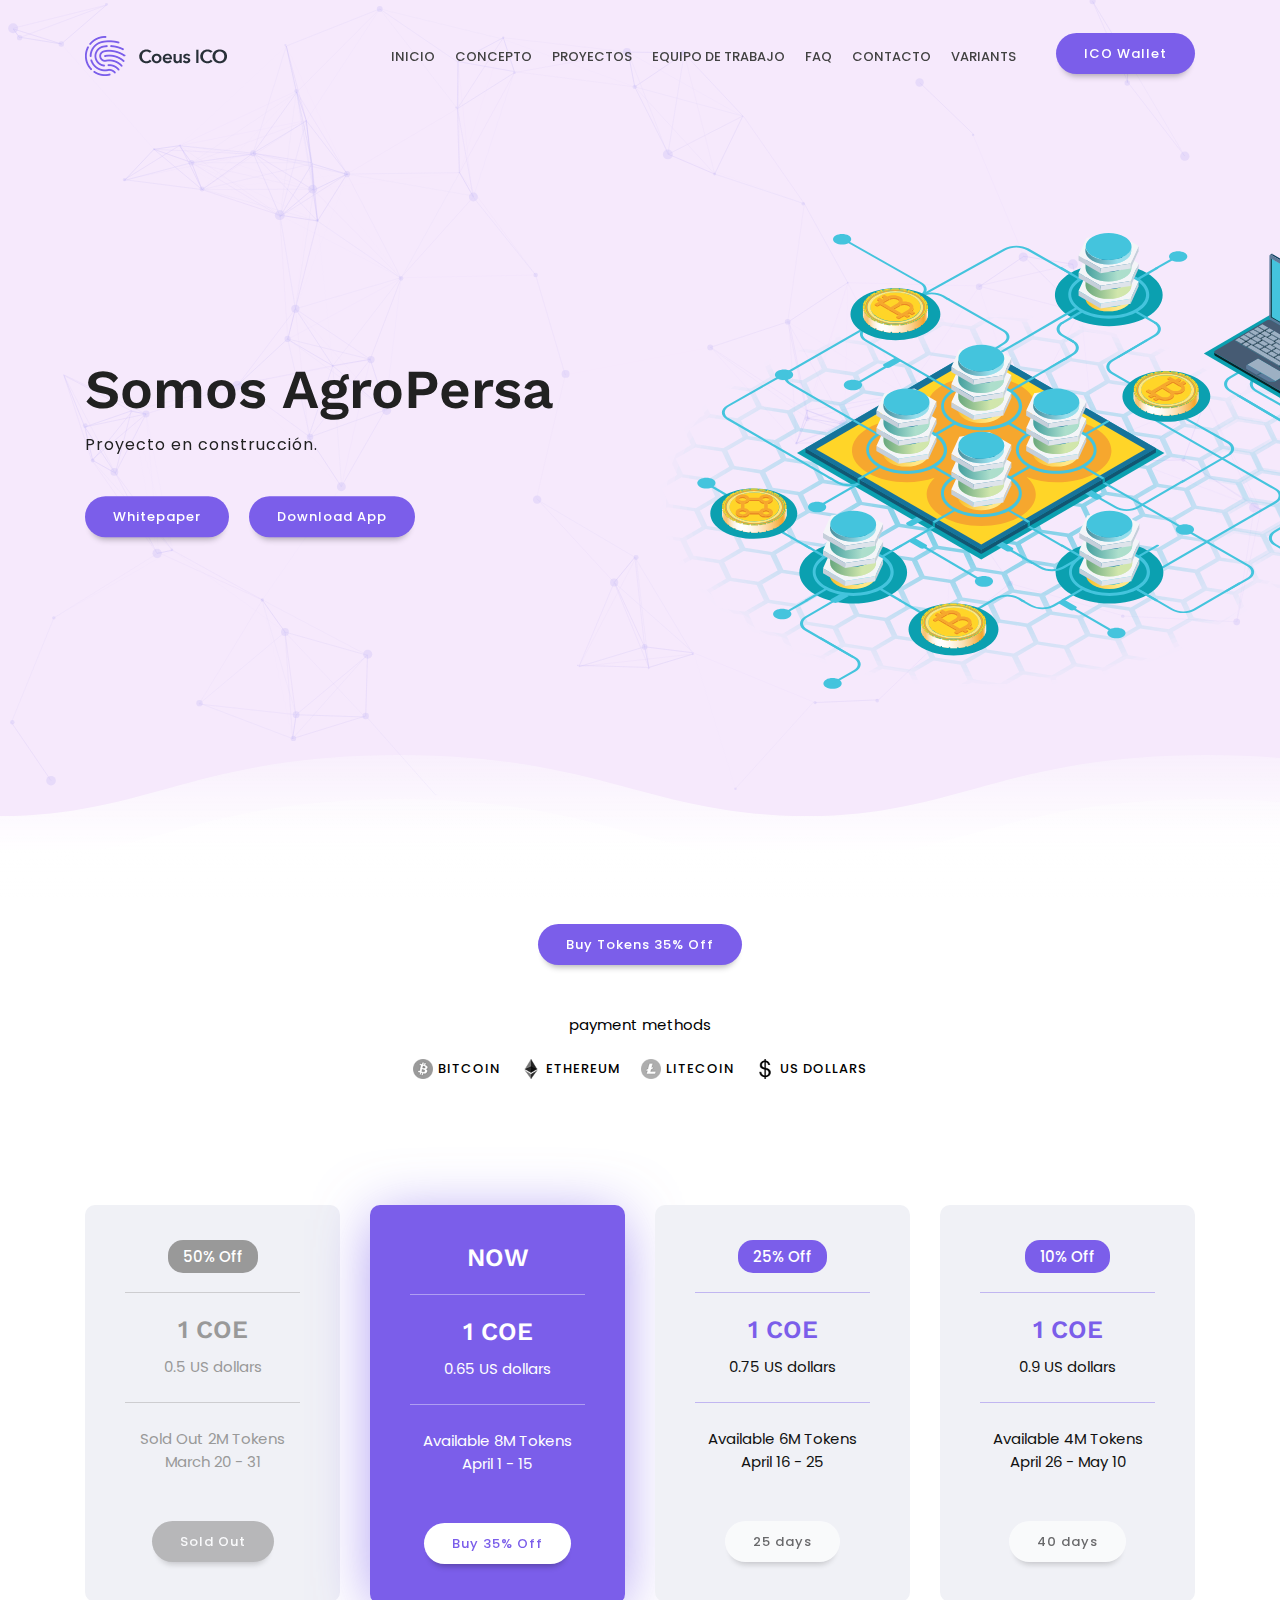
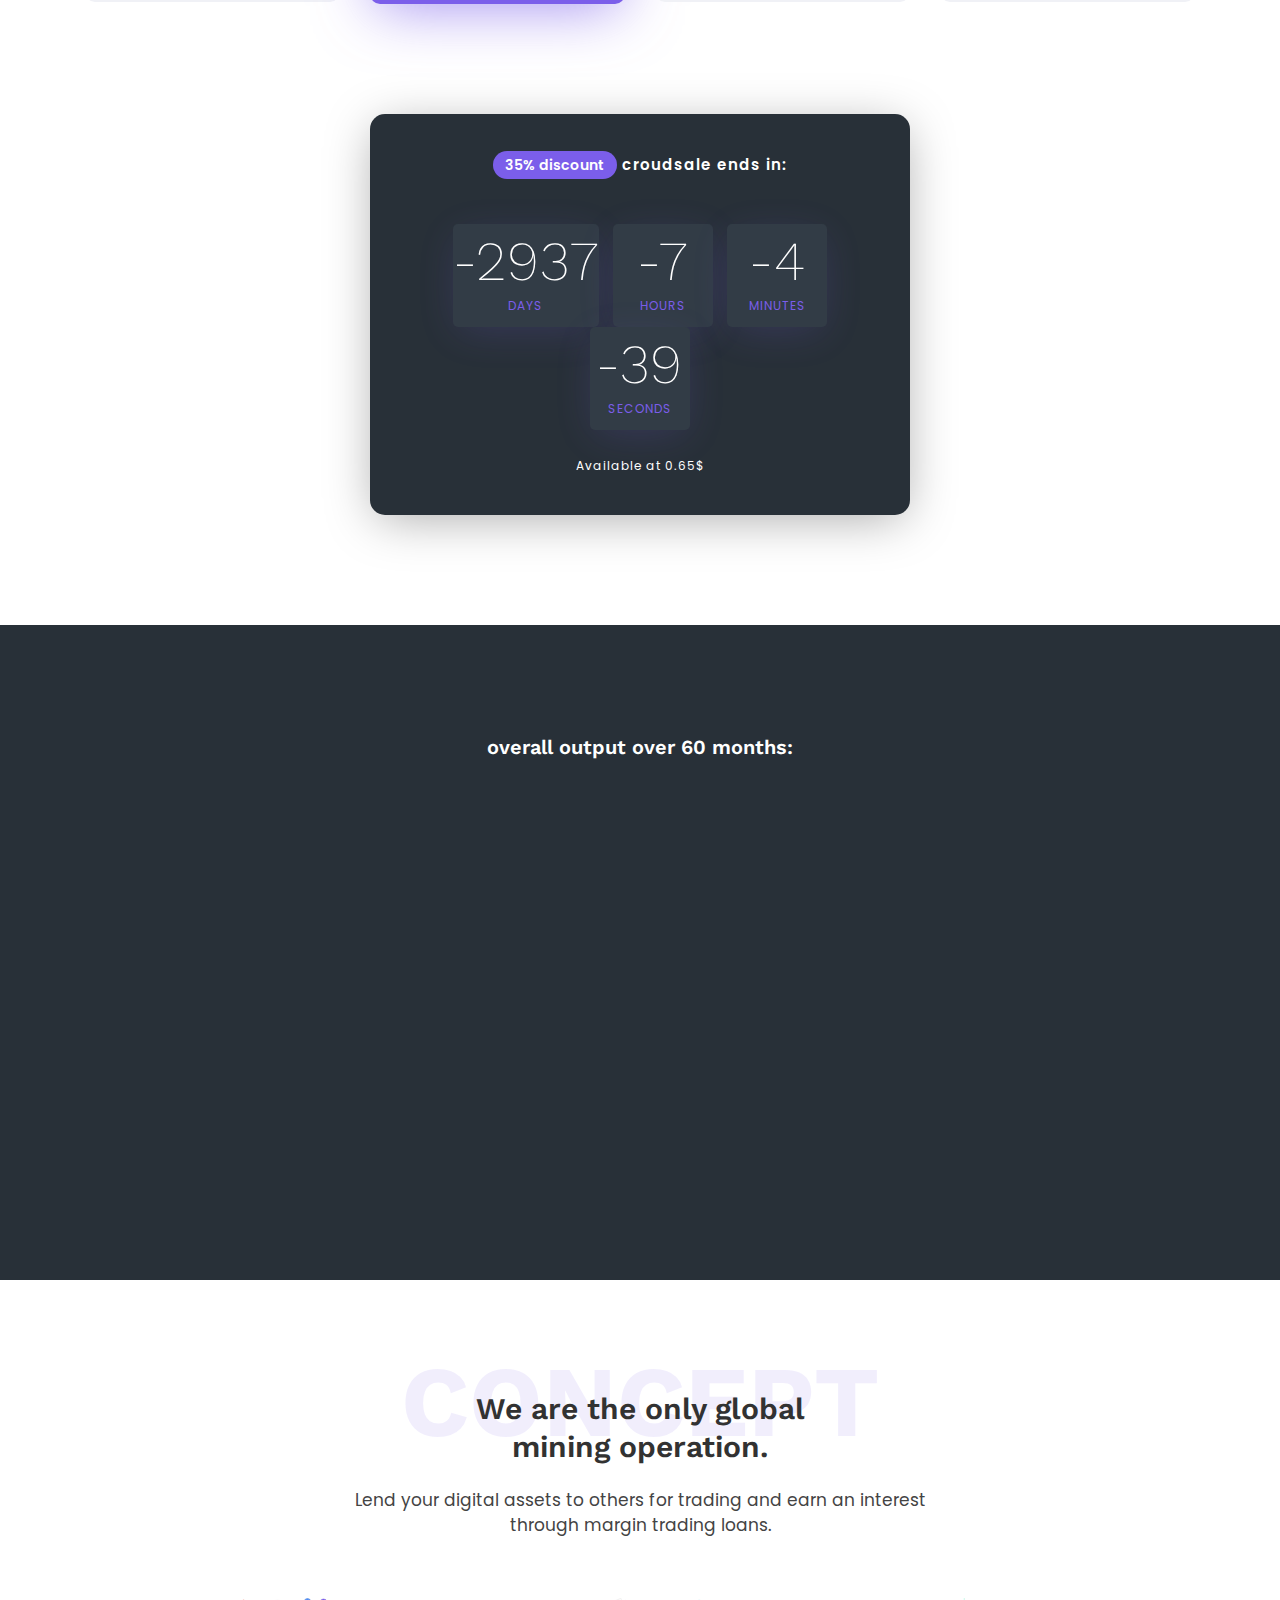
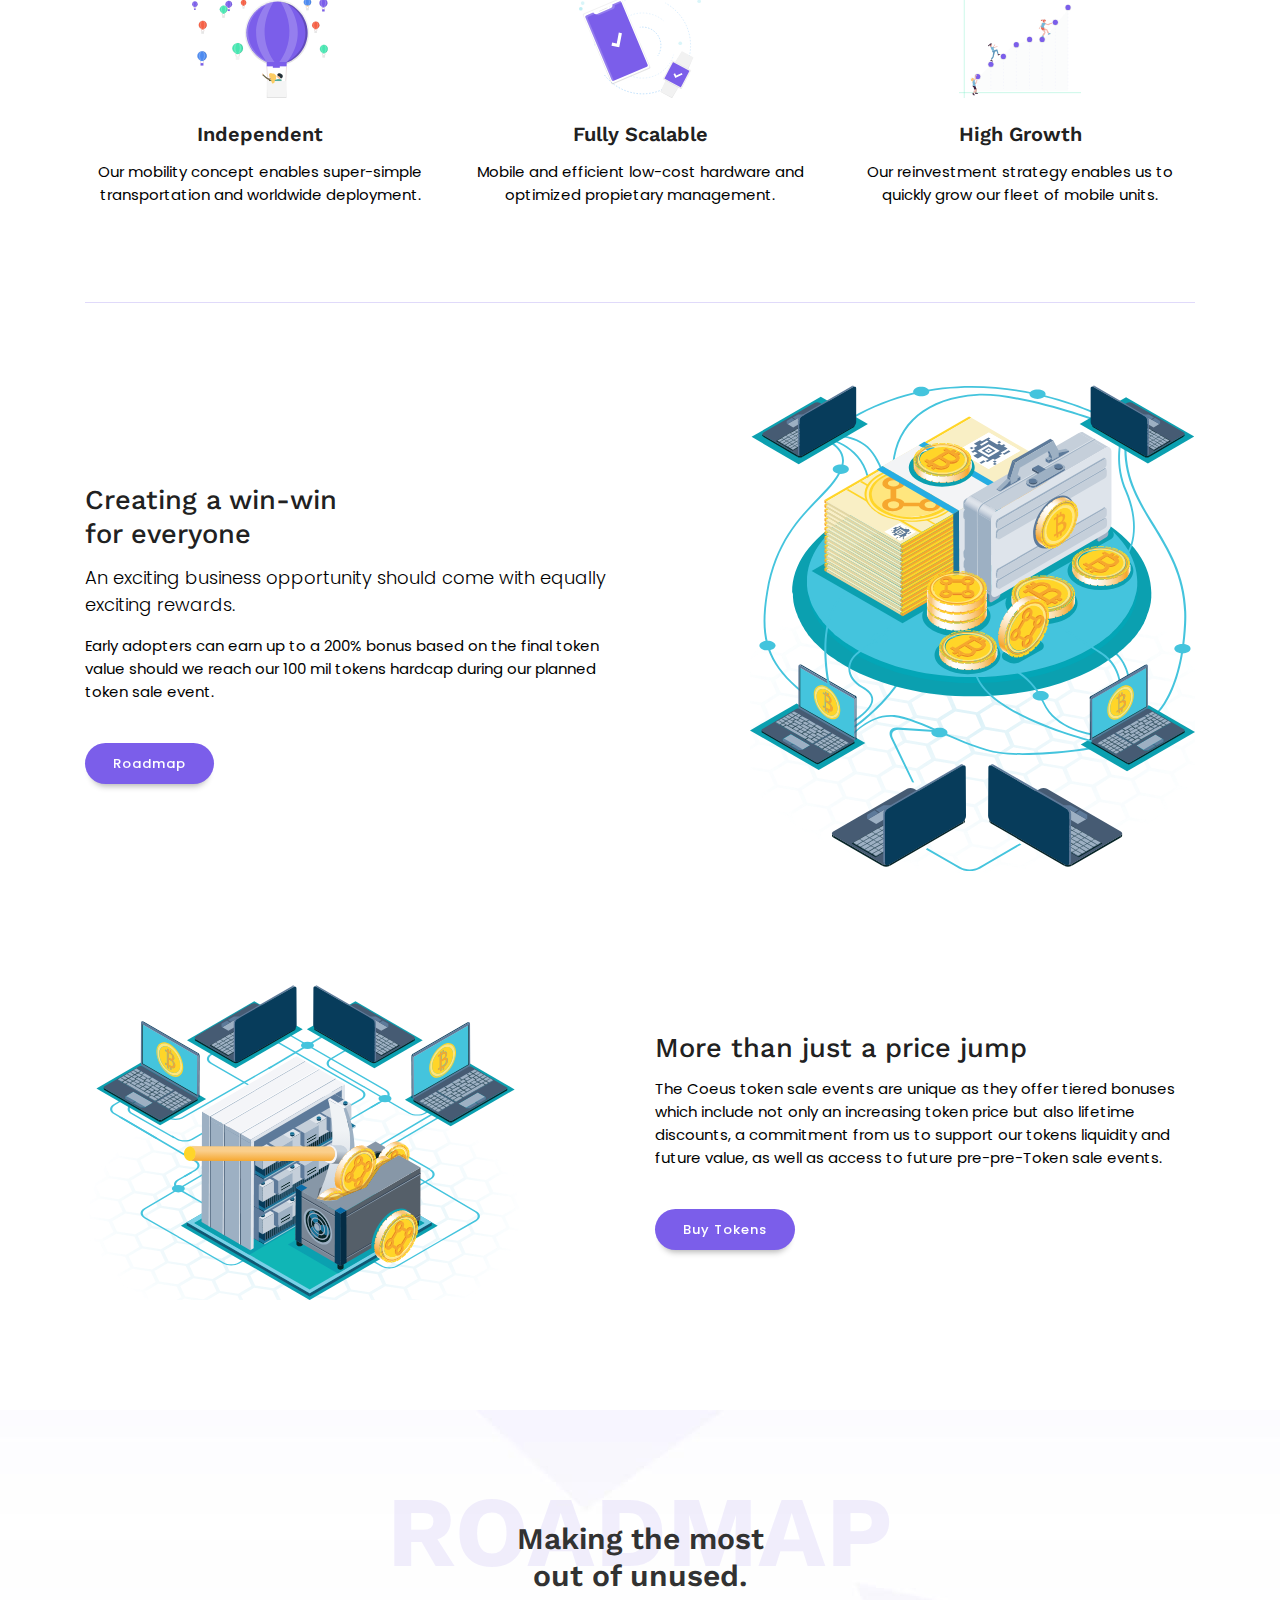
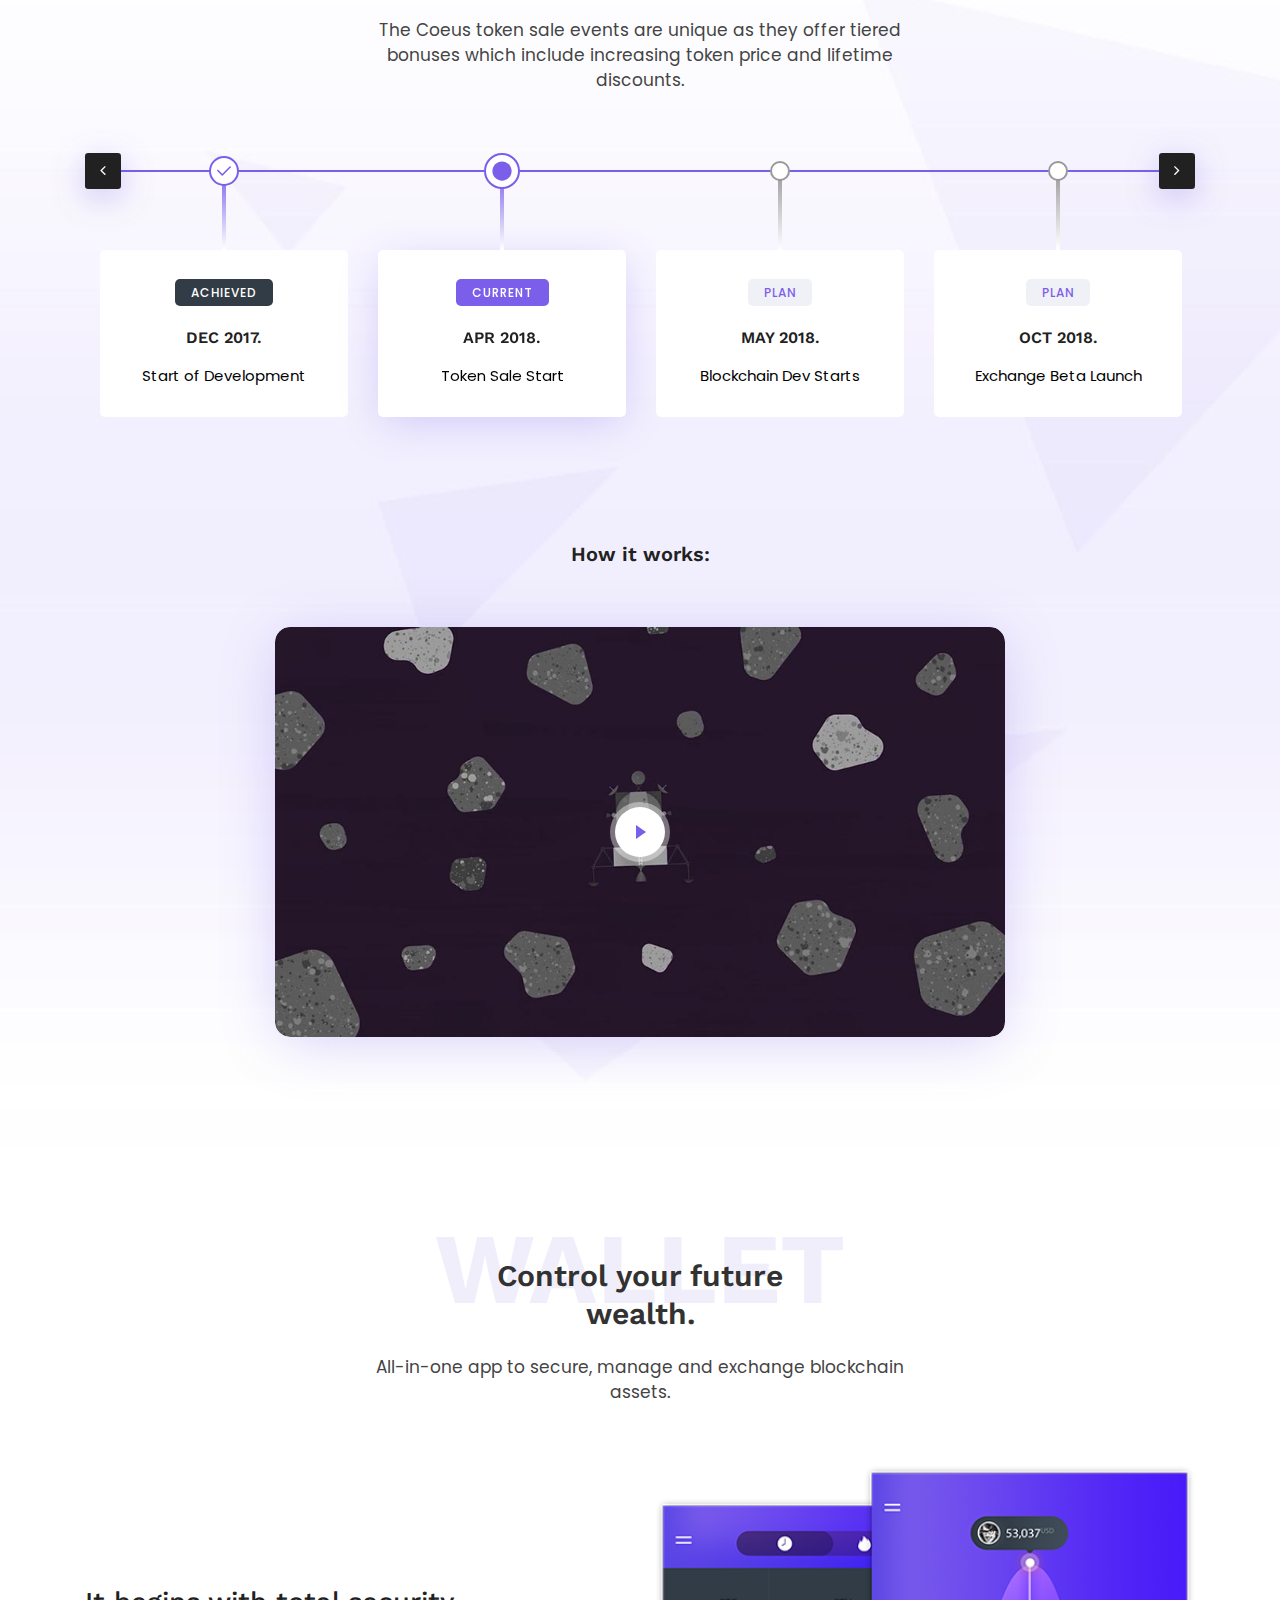
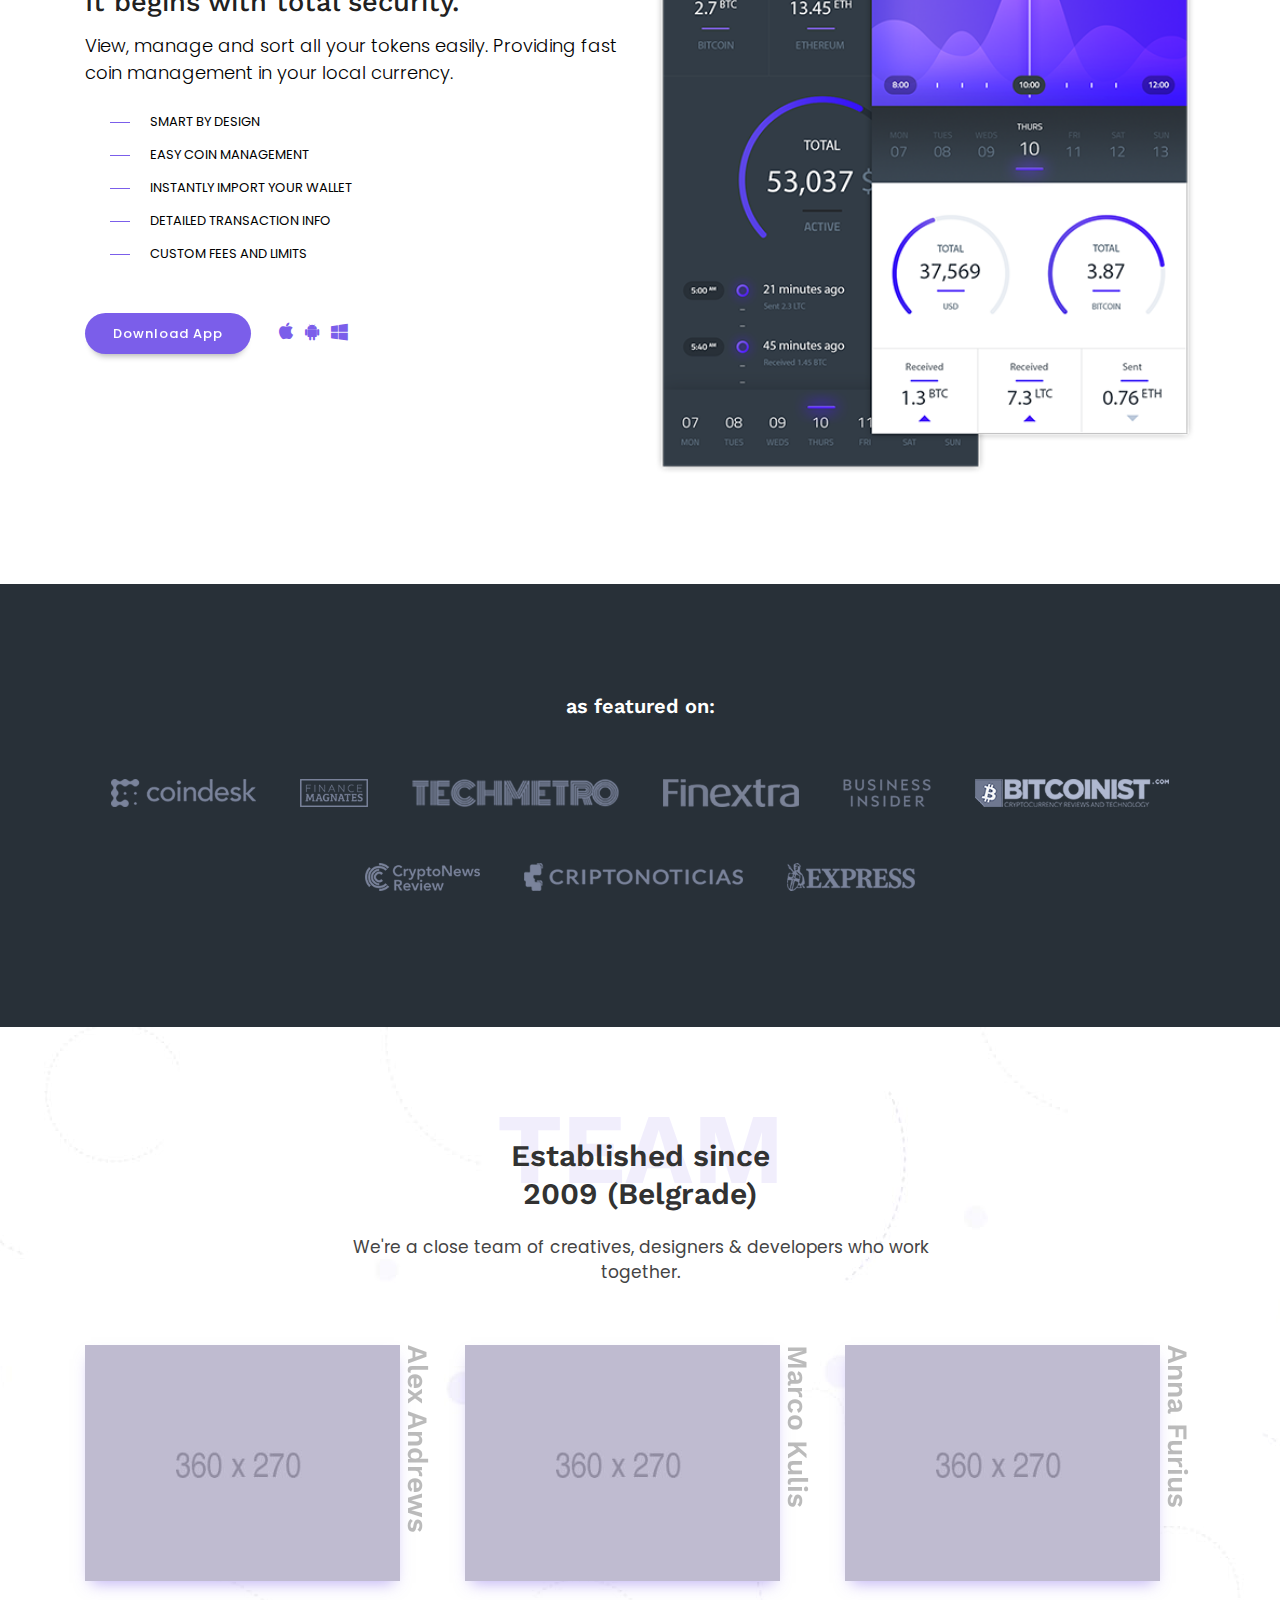
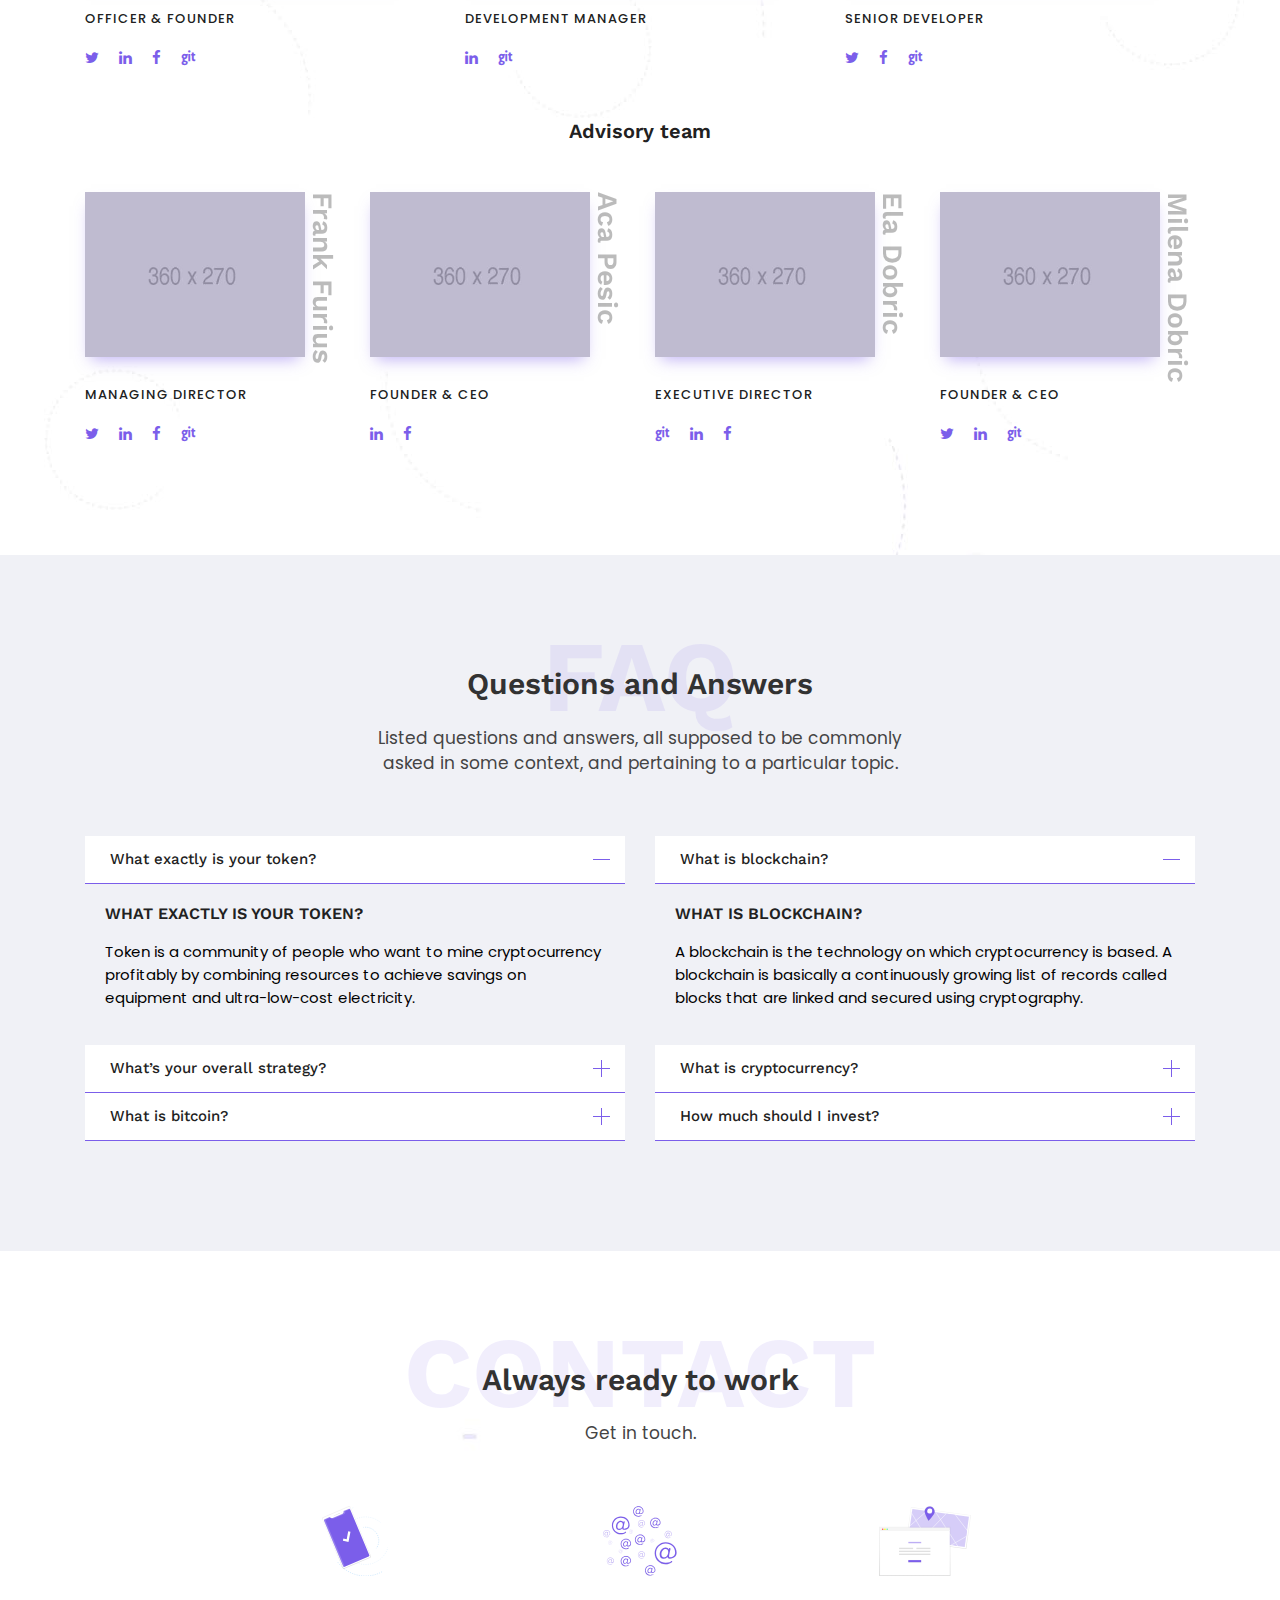
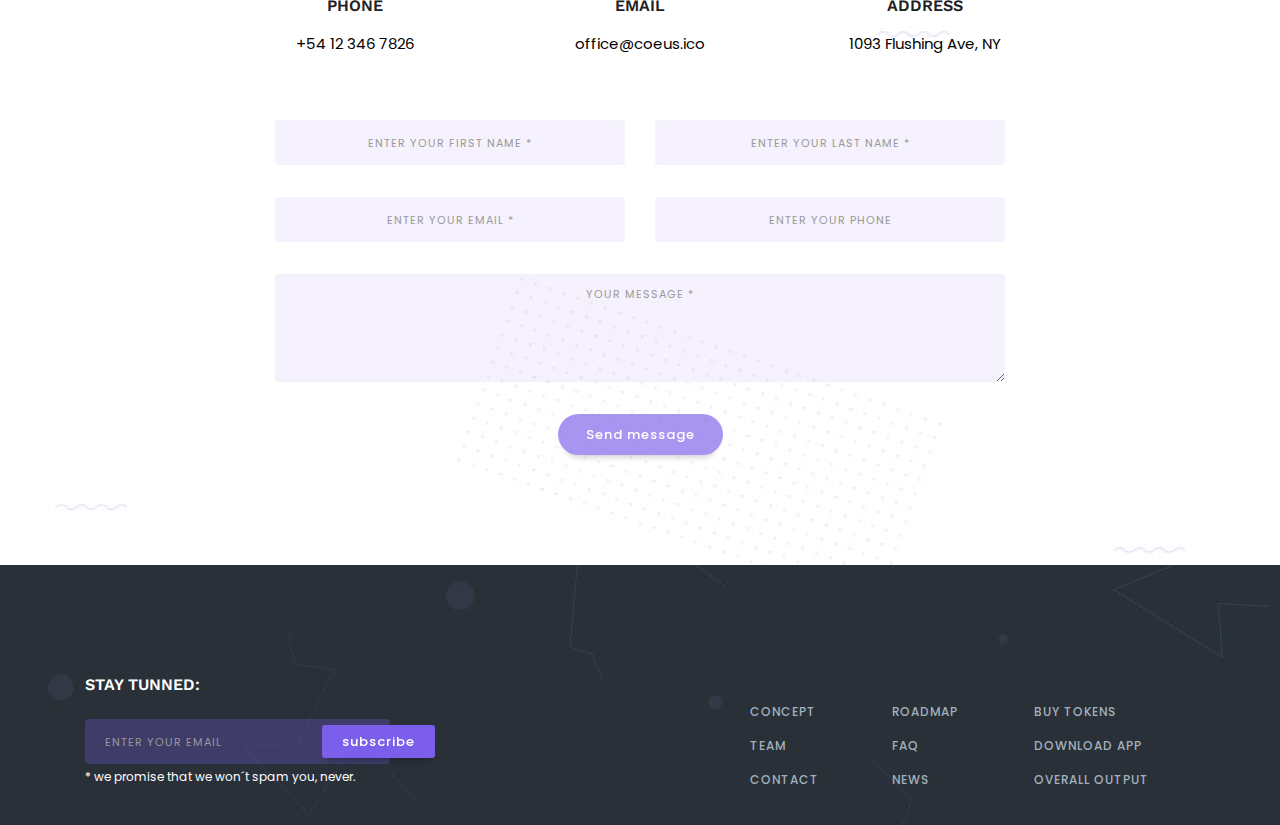
<file: Coeus template/index.html>
﻿<!DOCTYPE html>
<!--[if IE 8]><html class="no-js lt-ie9" lang="en"> <![endif]-->
<!--[if gt IE 8]>
<!--><html class="no-js" lang="en"><!--<![endif]-->
<head>

	<!-- Basic Page Needs
	================================================== -->
	<meta charset="utf-8">
	<title>AgroPersa</title>
	<meta name="description"  content="Creative Template" />
	<meta name="author" content="IG Design">
	<meta name="keywords"  content="ig design, website, design, html5, css3, jquery, creative, clean, animated, portfolio, blog, one-page, multi-page, corporate, business," />
	<meta property="og:title" content="Creative Template" />
	<meta property="og:type" content="website" />
	<meta property="og:url" content="" />
	<meta property="og:image" content="" />
	<meta property="og:image:width" content="470" />
	<meta property="og:image:height" content="246" />
	<meta property="og:site_name" content="" />
	<meta property="og:description" content="Professional Creative Template" />
	<meta name="twitter:card" content="summary_large_image" />
	<meta name="twitter:site" content="https://twitter.com/IvanGrozdic" />
	<meta name="twitter:domain" content="http://ivang-design.com/" />
	<meta name="twitter:title" content="" />
	<meta name="twitter:description" content="Professional Creative Template" />
	<meta name="twitter:image" content="http://ivang-design.com/" />

	<!-- Mobile Specific Metas
	================================================== -->
	<meta name="viewport" content="width=device-width, initial-scale=1, maximum-scale=1">
	<meta name="theme-color" content="#212121"/>
    <meta name="msapplication-navbutton-color" content="#212121"/>
    <meta name="apple-mobile-web-app-status-bar-style" content="#212121"/>

	<!-- Web Fonts 
	================================================== -->
	<link href="https://fonts.googleapis.com/css?family=Work+Sans:100,200,300,400,500,600,700,800,900" rel="stylesheet"/>
	<link href="https://fonts.googleapis.com/css?family=Poppins:100,100i,200,200i,300,300i,400,400i,500,500i,600,600i,700,700i,800,800i,900,900i" rel="stylesheet"/>
	<link href="https://fonts.googleapis.com/css?family=Crimson+Text:400,400i,600,600i,700,700i" rel="stylesheet"/>	
	
	<!-- CSS
	================================================== -->
	<link rel="stylesheet" href="css/bootstrap.min.css"/>
	<link rel="stylesheet" href="css/font-awesome.min.css"/>
	<link rel="stylesheet" href="css/owl.carousel.css"/>
	<link rel="stylesheet" href="css/owl.transitions.css"/>
	<link rel="stylesheet" href="css/style.css"/>
	<link rel="stylesheet" href="css/colors/color.css"/>
			
	<!-- Favicons
	================================================== -->
	<link rel="icon" type="image/png" href="favicon.png">
	<link rel="apple-touch-icon" href="apple-touch-icon.png">
	<link rel="apple-touch-icon" sizes="72x72" href="apple-touch-icon-72x72.png">
	<link rel="apple-touch-icon" sizes="114x114" href="apple-touch-icon-114x114.png">
	
	
</head>
<body>	

	<div class="loader">
		<svg version="1.1" id="Layer_1" xmlns="http://www.w3.org/2000/svg" xmlns:xlink="http://www.w3.org/1999/xlink" x="0px" y="0px"
		 width="24px" height="30px" viewBox="0 0 24 30" style="enable-background:new 0 0 50 50;" xml:space="preserve">
			<rect x="0" y="0" width="4" height="10" fill="#333">
				<animateTransform attributeType="xml"
				attributeName="transform" type="translate"
				values="0 0; 0 20; 0 0"
				begin="0" dur="0.6s" repeatCount="indefinite" />
			</rect>
			<rect x="10" y="0" width="4" height="10" fill="#333">
				<animateTransform attributeType="xml"
				attributeName="transform" type="translate"
				values="0 0; 0 20; 0 0"
				begin="0.2s" dur="0.6s" repeatCount="indefinite" />
			</rect>
			<rect x="20" y="0" width="4" height="10" fill="#333">
				<animateTransform attributeType="xml"
				attributeName="transform" type="translate"
				values="0 0; 0 20; 0 0"
				begin="0.4s" dur="0.6s" repeatCount="indefinite" />
			</rect>
		</svg>	
	</div>
						

	
	<!-- Nav and Logo
	================================================== -->
	
	<div id="menu-wrap" class="menu-back cbp-af-header">
		<div class="container">
			<div class="row">
				<div class="col-12">
					<nav class="navbar navbar-expand-lg navbar-light bg-light mx-lg-0">
						<a class="navbar-brand" href="index.html"><img src="img/logo.png" alt=""></a>
						<button class="navbar-toggler" type="button" data-toggle="collapse" data-target="#navbarSupportedContent" aria-controls="navbarSupportedContent" aria-expanded="false" aria-label="Toggle navigation">
							<span class="navbar-toggler-icon">
								<span class="menu-icon__line menu-icon__line-left"></span>
								<span class="menu-icon__line"></span>
								<span class="menu-icon__line menu-icon__line-right"></span>
							</span>
						</button>

						<div class="collapse navbar-collapse" id="navbarSupportedContent">
							<ul class="navbar-nav ml-auto">
								<li class="nav-item">
									<a class="nav-link" href="#buy" data-ps2id-offset="120">Inicio</a>
								</li>
								<li class="nav-item">
									<a class="nav-link" href="#concept">Concepto</a>
								</li>
								<li class="nav-item">
									<a class="nav-link" href="#roadmap">Proyectos</a>
								</li>
								<li class="nav-item">
									<a class="nav-link" href="#team">Equipo de Trabajo</a>
								</li>
								<li class="nav-item">
									<a class="nav-link" href="#faq">FAQ</a>
								</li>
								<li class="nav-item">
									<a class="nav-link" href="#contact">Contacto</a>
								</li>
								<li class="nav-item">
									<a class="nav-link no-line" href="#">Variants</a>
									<ul class="background-white sub-shadow">
										<li><a href="index.html" class="active-subnav">From developers</a></li>
										<li><a href="index-11.html">Countdown gradient</a></li>
										<li><a href="index-2.html">Crowdsale</a></li>
										<li><a href="index-9.html">Azure blockchain - animated</a></li>
										<li><a href="index-3.html">From developers - dark</a></li>
										<li><a href="index-4.html">Crowdsale - dark</a></li>
										<li><a href="index-5.html">From developers - animated</a></li>
										<li><a href="index-10.html">Countdown gradient anime</a></li>
										<li><a href="index-6.html">Crowdsale - animated</a></li>
										<li><a href="index-7.html">From developers - anime dark</a></li>
										<li><a href="index-8.html">Crowdsale - animated dark</a></li>
									</ul>
								</li>
								<li class="nav-item mt-2">
									<a class="btn btn-primary js-tilt" href="#app" role="button" data-tilt-perspective="300" data-tilt-speed="700" data-tilt-max="24"><span>ICO Wallet</span></a>
								</li>
							</ul>
						</div>
					</nav>				
				</div>
			</div>
		</div>
	</div>

	
	<!-- Primary Page Layout
	================================================== -->

	<div class="section full-height height-auto-lg hide-over background-light-blue">
		<div class="hero-center-wrap relative-on-lg">
			<div class="container">
				<div class="row">
					<div class="col-lg-6 text-center text-lg-left parallax-fade-top align-self-center z-bigger">
						<h2>Somos AgroPersa</h2>
						<p class="mt-3 mb-4 pb-3 font-weight-normal">Proyecto en construcción.</p>
						<a class="btn btn-primary ml-lg-0 js-tilt" href="#" role="button" data-tilt-perspective="300" data-tilt-speed="700" data-tilt-max="24"><span>Whitepaper</span></a>
						<a class="btn btn-primary js-tilt" href="#app" data-gal="m_PageScroll2id" data-ps2id-offset="68" role="button" data-tilt-perspective="300" data-tilt-speed="700" data-tilt-max="24"><span>Download App</span></a>
					</div>
					<div class="col-lg-6 mt-5 mt-lg-0">
						<div class="img-wrap header-img">
							<img src="img/home-il.svg" alt="">
						</div>
					</div>
				</div>
			</div>
		</div>
		<div class="ocean">
			<div class="wave"></div>
			<div class="wave"></div>
		</div>
		<div id="particles-js" class="min-height"></div>
	</div>

	<div class="section z-bigger">
		<div class="section padding-bottom-big" id="buy">
		<div class="section">
			<div class="container">
				<div class="row">
					<div class="col-md-12 text-center mt-4">
						<a class="btn btn-primary js-tilt" href="#" role="button" data-tilt-perspective="300" data-tilt-speed="700" data-tilt-max="24"><span>Buy Tokens 35% Off</span></a>
					</div>
					<div class="col-md-12 mt-5">
						<p class="text-center">payment methods</p>
					</div>
					<div class="col-md-12 mt-1">
						<ul class="payment-methods">
							<li><img src="img/bitcoin.png" alt=""><p>bitcoin</p></li>
							<li><img src="img/etherium.png" alt=""><p>ethereum</p></li>
							<li><img src="img/litecoin.png" alt=""><p>litecoin</p></li>
							<li><img src="img/usd.png" alt=""><p>US Dollars</p></li>
						</ul>
					</div>
				</div>
			</div>
		</div>
		<div class="section padding-top-big">
			<div class="container">
				<div class="row">
					<div class="col-xl-3 col-sm-6">
						<div class="table-sale background-grey">
							<p class="text-center"><span>50% Off</span></p>
							<div class="table-line mt-4 mb-4"></div>
							<h4 class="text-center">1 coe</h4>
							<p class="text-center">0.5 US dollars</p>
							<div class="table-line mt-4 mb-4"></div>
							<p class="text-center">Sold Out 2M Tokens</p>
							<p class="text-center">March 20 - 31</p>
							<a class="btn disabled mt-5" href="#" role="button"><span>Sold Out</span></a>
						</div>
					</div>
					<div class="col-xl-3 col-sm-6 mt-4 mt-sm-0">
						<div class="table-sale background-color table-shadow">
							<h4 class="text-center">now</h4>
							<div class="table-line mt-4 mb-4"></div>
							<h4 class="text-center">1 coe</h4>
							<p class="text-center">0.65 US dollars</p>
							<div class="table-line mt-4 mb-4"></div>
							<p class="text-center">Available 8M Tokens</p>
							<p class="text-center">April 1 - 15</p>
							<a class="btn btn-primary table-ver mt-5 js-tilt" href="#" role="button" data-tilt-perspective="300" data-tilt-speed="700" data-tilt-max="24"><span>Buy 35% Off</span></a>
						</div>
					</div>
					<div class="col-xl-3 col-sm-6 mt-4 mt-xl-0">
						<div class="table-sale background-grey future-price">
							<p class="text-center"><span>25% Off</span></p>
							<div class="table-line mt-4 mb-4"></div>
							<h4 class="text-center">1 coe</h4>
							<p class="text-center">0.75 US dollars</p>
							<div class="table-line mt-4 mb-4"></div>
							<p class="text-center">Available 6M Tokens</p>
							<p class="text-center">April 16 - 25</p>
							<a class="btn disabled mt-5 background-white" href="#" role="button"><span>25 days</span></a>
						</div>
					</div>
					<div class="col-xl-3 col-sm-6 mt-4 mt-xl-0">
						<div class="table-sale background-grey future-price">
							<p class="text-center"><span>10% Off</span></p>
							<div class="table-line mt-4 mb-4"></div>
							<h4 class="text-center">1 coe</h4>
							<p class="text-center">0.9 US dollars</p>
							<div class="table-line mt-4 mb-4"></div>
							<p class="text-center">Available 4M Tokens</p>
							<p class="text-center">April 26 - May 10</p>
							<a class="btn disabled mt-5 background-white" href="#" role="button"><span>40 days</span></a>
						</div>
					</div>
				</div>
			</div>
			<div class="container padding-top-big">
				<div class="row">
					<div class="col-12 col-lg-6 offset-lg-3">
						<div class="countdown background-dark-blue-1 big-shadow-down">
							<p class="mb-4 mb-lg-5"><span>35% discount</span> croudsale ends in:</p>
							<div class="section">
								<ul>
									<li class="background-dark-blue"><span id="days"></span>days</li>
									<li class="background-dark-blue"><span id="hours"></span>hours</li>
									<li class="background-dark-blue"><span id="minutes"></span>minutes</li>
									<li class="background-dark-blue"><span id="seconds"></span>seconds</li>
								</ul>
							</div>
							<p class="mt-4 mb-0"><small>Available at 0.65$</small></p>
						</div>
					</div>
				</div>
			</div>
		</div>
		</div>

		<div class="section padding-top-big padding-bottom-big background-dark-blue-1">
			<div class="container">
				<div class="row">
					<div class="col-md-12">
						<div class="title-wrap text-center">
							<h5 class="color-light">overall output over 60 months:</h5>
						</div>
					</div>
					<div class="col-md-12">	
						<div class="line-chart">
							<div class="aspect-ratio">
								<canvas id="chart"></canvas>
							</div>
						</div>				
					</div>
				</div>	
			</div>
		</div>
	</div>

	<div class="section padding-top-bottom-big background-white" id="concept">
		<div class="container">
			<div class="row">
				<div class="col-md-12">
					<div class="title-wrap text-center">
						<div class="back-title">concept</div>
						<h3>We are the only global<br>mining operation.</h3>
						<p>Lend your digital assets to others for trading and earn an interest through margin trading loans.</p>
					</div>
				</div>
				<div class="col-md-4">
					<div class="concept-box">
						<img class="mb-4" src="img/con-1.svg" alt="">
						<h5>Independent</h5>
						<p>Our mobility concept enables super-simple transportation and worldwide deployment.</p>
					</div>
				</div>
				<div class="col-md-4 mt-4 mt-md-0">
					<div class="concept-box">
						<img class="mb-4" src="img/con-2.svg" alt="">
						<h5>Fully Scalable</h5>
						<p>Mobile and efficient low-cost hardware and optimized propietary management.</p>
					</div>
				</div>
				<div class="col-md-4 mt-4 mt-md-0">
					<div class="concept-box">
						<img class="mb-4" src="img/con-3.svg" alt="">
						<h5>High Growth</h5>
						<p>Our reinvestment strategy enables us to quickly grow our fleet of mobile units.</p>
					</div>
				</div>
				<div class="col-md-12 padding-top-bottom">
					<div class="line-sep"></div>
				</div>
			</div>	
		</div>
		<div class="container">
			<div class="row">
				<div class="col-md-6 align-self-center">
					<h4>Creating a win-win<br>for everyone</h4>
					<p class="lead">An exciting business opportunity should come with equally exciting rewards.</p>
					<p>Early adopters can earn up to a 200% bonus based on the final token value should we reach our 100 mil tokens hardcap during our planned token sale event.</p>
					<a class="btn btn-primary mt-4 mx-0 js-tilt" href="#roadmap" data-gal="m_PageScroll2id" data-ps2id-offset="68" role="button" data-tilt-perspective="300" data-tilt-speed="700" data-tilt-max="24"><span>Roadmap</span></a>
				</div>
				<div class="col-md-5 offset-md-1 order-first order-md-last mb-4 mb-md-0">
					<div class="img-wrap">
						<img src="img/1.svg" alt="">
					</div>
				</div>
			</div>	
		</div>	
		<div class="container">
			<div class="row">
				<div class="col-md-12 my-5"></div>
			</div>	
		</div>
		<div class="container">
			<div class="row">
				<div class="col-md-5 mb-4 mb-md-0">
					<div class="img-wrap">
						<img src="img/2.svg" alt="">
					</div>
				</div>
				<div class="col-md-6 offset-md-1 align-self-center">
					<h4>More than just a price jump</h4>
					<p>The Coeus token sale events are unique as they offer tiered bonuses which include not only an increasing token price but also lifetime discounts, a commitment from us to support our tokens liquidity and future value, as well as access to future pre-pre-Token sale events.</p>
						<a class="btn btn-primary mt-4 mx-0 js-tilt" href="#buy" data-gal="m_PageScroll2id" data-ps2id-offset="120" role="button" data-tilt-perspective="300" data-tilt-speed="700" data-tilt-max="24"><span>Buy Tokens</span></a>
				</div>
			</div>	
		</div>		
	</div>

	<div class="section padding-top-bottom-big" id="roadmap">
		<div class="background-parallax" style="background-image: url('img/parallax-1.jpg')" data-enllax-ratio=".5" data-enllax-type="background" data-enllax-direction="vertical"></div>
		<div class="container">
			<div class="row">
				<div class="col-md-12">
					<div class="title-wrap text-center">
						<div class="back-title">roadmap</div>
						<h3>Making the most<br>out of unused.</h3>
						<p>The Coeus token sale events are unique as they offer tiered bonuses which include increasing token price and lifetime discounts.</p>
					</div>
				</div>
				<div class="col-md-12">
					<div class="customNavigation">
						<a class="prev-roadmap"><i class="fa fa-angle-left"></i></a>
						<a class="next-roadmap"><i class="fa fa-angle-right"></i></a>
					</div>
					<div id="owl-roadmap" class="owl-carousel owl-theme">											
						<div class="item">						 
							<div class="roadmap-box background-white">
								<p class="mb-4 achieved"><span>Achieved</span></p>
								<h6>Dec 2017.</h6>
								<p>Start of Development</p>
							</div>	
						</div>											
						<div class="item"> 						 
							<div class="roadmap-box current-road background-white roadmap-shadow">
								<p class="mb-4"><span>Current</span></p>
								<h6>Apr 2018.</h6>
								<p>Token Sale Start</p>
							</div>	
						</div>												
						<div class="item"> 						 
							<div class="roadmap-box next-road background-white">
								<p class="mb-4 plan"><span>Plan</span></p>
								<h6>May 2018.</h6>
								<p>Blockchain Dev Starts</p>
							</div>	
						</div>											
						<div class="item"> 						 
							<div class="roadmap-box next-road background-white">
								<p class="mb-4 plan"><span>Plan</span></p>
								<h6>Oct 2018.</h6>
								<p>Exchange Beta Launch</p>
							</div>	
						</div>											
						<div class="item"> 						 
							<div class="roadmap-box next-road background-white">
								<p class="mb-4 plan"><span>Plan</span></p>
								<h6>Jan 2019.</h6>
								<p>Expanded Licensing</p>
							</div>	
						</div>											
						<div class="item"> 						 
							<div class="roadmap-box next-road background-white">
								<p class="mb-4 plan"><span>Plan</span></p>
								<h6>Mar 2019.</h6>
								<p>Debit Card Launch</p>
							</div>	
						</div>											
						<div class="item"> 						 
							<div class="roadmap-box next-road background-white">
								<p class="mb-4 plan"><span>Plan</span></p>
								<h6>May 2019.</h6>
								<p>Partnership For Future</p>
							</div>	
						</div>							
					</div>
				</div>
				<div class="col-md-12 padding-top">
					<div class="title-wrap text-center">
						<h5>How it works:</h5>
					</div>
				</div>
				<div class="col-md-8 offset-md-2">
					<div class="video-section video-shadow">
						<figure class="vimeo"> 
							<a href="https://player.vimeo.com/video/239566739">
								<img src="img/video.jpg" alt="image"/>
							</a>
						</figure>
					</div>
				</div>
			</div>	
		</div>
	
	</div>

	<div class="section padding-top-bottom-big" id="app">
		<div class="container">
			<div class="row">
				<div class="col-md-12">
					<div class="title-wrap text-center">
						<div class="back-title">wallet</div>
						<h3>Control your future<br>wealth.</h3>
						<p>All-in-one app to secure, manage and exchange blockchain assets.</p>
					</div>
				</div>
			</div>	
		</div>
		<div class="container">
			<div class="row">
				<div class="col-md-6 align-self-center">
					<h4>It begins with total security.</h4>
					<p class="lead">View, manage and sort all your tokens easily. Providing fast coin management in your local currency.</p>
					<ul class="app-list mb-5 mt-4">
						<li>Smart by design</li>
						<li>Easy Coin Management</li>
						<li>Instantly import your wallet</li>
						<li>Detailed transaction info</li>
						<li>Custom fees and limits</li>
					</ul>
					<a class="btn btn-primary mx-0 js-tilt" href="#" role="button" data-tilt-perspective="300" data-tilt-speed="700" data-tilt-max="24"><span>Download App</span></a>
					<a class="app-btn ml-4" href="#"><i class="fa fa-apple"></i></a>
					<a class="app-btn ml-2" href="#"><i class="fa fa-android"></i></a>
					<a class="app-btn ml-2" href="#"><i class="fa fa-windows"></i></a>
				</div>
				<div class="col-md-6 order-first order-md-last mb-4 mb-md-0">
					<div class="img-wrap">
						<img src="img/app.png" alt="">
					</div>
				</div>
			</div>	
		</div>	
	</div>

	<div class="section padding-top-big padding-bottom background-dark-blue-1">
		<div class="container">
			<div class="row">
				<div class="col-md-12">
					<div class="title-wrap text-center">
						<h5 class="color-light">as featured on:</h5>
					</div>
				</div>
				<div class="col-md-12">
					<ul class="logo-wrap">
						<li><img src="img/logos/1.png" alt=""></li>
						<li><img src="img/logos/2.png" alt=""></li>
						<li><img src="img/logos/3.png" alt=""></li>
						<li><img src="img/logos/4.png" alt=""></li>
						<li><img src="img/logos/5.png" alt=""></li>
						<li><img src="img/logos/6.png" alt=""></li>
						<li><img src="img/logos/7.png" alt=""></li>
						<li><img src="img/logos/8.png" alt=""></li>
						<li><img src="img/logos/9.png" alt=""></li>
					</ul>
				</div>
			</div>	
		</div>
	</div>

	<div class="section padding-top-bottom-big" id="team">
		<div class="background-parallax" style="background-image: url('img/parallax-3.jpg')" data-enllax-ratio=".5" data-enllax-type="background" data-enllax-direction="vertical"></div>
		<div class="container">
			<div class="row">
				<div class="col-md-12">
					<div class="title-wrap text-center">
						<div class="back-title">team</div>
						<h3>Established since<br>2009 (Belgrade)</h3>
						<p>We're a close team of creatives, designers & developers who work together.</p>
					</div>
				</div>
			</div>	
		</div>
		<div class="container">
			<div class="row justify-content-center">
				<div class="col-lg-4 col-md-6 mb-5 mb-lg-0">
					<div class="team-wrap">
						<a class="d-inline" data-toggle="modal" data-target="#team-modal-1">
							<div class="team-img-wrap js-tilt" data-tilt-perspective="700" data-tilt-speed="700" data-tilt-max="24">
								<img src="img/t5.jpg" alt="">
								<div class="team-img-mask"></div>
							</div>
						</a>
						<h6>Alex Andrews</h6>
						<p>Officer & Founder</p>
						<a class="app-btn" href="#"><i class="fa fa-twitter"></i></a>
						<a class="app-btn ml-3" href="#"><i class="fa fa-linkedin"></i></a>
						<a class="app-btn ml-3" href="#"><i class="fa fa-facebook"></i></a>
						<a class="app-btn ml-3" href="#"><i class="fa fa-git"></i></a>
					</div>
				</div>
				<div class="col-lg-4 col-md-6 mb-5 mb-lg-0">
					<div class="team-wrap">
						<a class="d-inline" data-toggle="modal" data-target="#team-modal-2">
							<div class="team-img-wrap js-tilt" data-tilt-perspective="700" data-tilt-speed="700" data-tilt-max="24">
								<img src="img/t6.jpg" alt="">
								<div class="team-img-mask"></div>
							</div>
						</a>
						<h6>Marco Kulis</h6>
						<p>Development manager</p>
						<a class="app-btn" href="#"><i class="fa fa-linkedin"></i></a>
						<a class="app-btn ml-3" href="#"><i class="fa fa-git"></i></a>
					</div>
				</div>
				<div class="col-lg-4 col-md-6">
					<div class="team-wrap">
						<a class="d-inline" data-toggle="modal" data-target="#team-modal-3">
							<div class="team-img-wrap js-tilt" data-tilt-perspective="700" data-tilt-speed="700" data-tilt-max="24">
								<img src="img/t7.jpg" alt="">
								<div class="team-img-mask"></div>
							</div>
						</a>
						<h6>Anna Furius</h6>
						<p>Senior Developer</p>
						<a class="app-btn" href="#"><i class="fa fa-twitter"></i></a>
						<a class="app-btn ml-3" href="#"><i class="fa fa-facebook"></i></a>
						<a class="app-btn ml-3" href="#"><i class="fa fa-git"></i></a>
					</div>
				</div>
				<div class="col-md-12 padding-top-small">
					<div class="title-wrap text-center mb-5">
						<h5>Advisory team</h5>
					</div>
				</div>
				<div class="col-xl-3 col-md-6 mb-5 mb-xl-0">
					<div class="team-wrap">
						<a class="d-inline" data-toggle="modal" data-target="#team-modal-4">
							<div class="team-img-wrap js-tilt" data-tilt-perspective="700" data-tilt-speed="700" data-tilt-max="24">
								<img src="img/t1.jpg" alt="">
								<div class="team-img-mask"></div>
							</div>
						</a>
						<h6>Frank Furius</h6>
						<p>Managing Director</p>
						<a class="app-btn" href="#"><i class="fa fa-twitter"></i></a>
						<a class="app-btn ml-3" href="#"><i class="fa fa-linkedin"></i></a>
						<a class="app-btn ml-3" href="#"><i class="fa fa-facebook"></i></a>
						<a class="app-btn ml-3" href="#"><i class="fa fa-git"></i></a>
					</div>
				</div>
				<div class="col-xl-3 col-md-6 mb-5 mb-xl-0">
					<div class="team-wrap">
						<a class="d-inline" data-toggle="modal" data-target="#team-modal-5">
							<div class="team-img-wrap js-tilt" data-tilt-perspective="700" data-tilt-speed="700" data-tilt-max="24">
								<img src="img/t2.jpg" alt="">
								<div class="team-img-mask"></div>
							</div>
						</a>
						<h6>Aca Pesic</h6>
						<p>Founder & CEO</p>
						<a class="app-btn" href="#"><i class="fa fa-linkedin"></i></a>
						<a class="app-btn ml-3" href="#"><i class="fa fa-facebook"></i></a>
					</div>
				</div>
				<div class="col-xl-3 col-md-6 mb-5 mb-xl-0">
					<div class="team-wrap">
						<a class="d-inline" data-toggle="modal" data-target="#team-modal-6">
							<div class="team-img-wrap js-tilt" data-tilt-perspective="700" data-tilt-speed="700" data-tilt-max="24">
								<img src="img/t3.jpg" alt="">
								<div class="team-img-mask"></div>
							</div>
						</a>
						<h6>Ela Dobric</h6>
						<p>Executive Director</p>
						<a class="app-btn" href="#"><i class="fa fa-git"></i></a>
						<a class="app-btn ml-3" href="#"><i class="fa fa-linkedin"></i></a>
						<a class="app-btn ml-3" href="#"><i class="fa fa-facebook"></i></a>
					</div>
				</div>
				<div class="col-xl-3 col-md-6">
					<div class="team-wrap">
						<a class="d-inline" data-toggle="modal" data-target="#team-modal-7">
							<div class="team-img-wrap js-tilt" data-tilt-perspective="700" data-tilt-speed="700" data-tilt-max="24">
								<img src="img/t4.jpg" alt="">
								<div class="team-img-mask"></div>
							</div>
						</a>
						<h6>Milena Dobric</h6>
						<p>Founder & CEO</p>
						<a class="app-btn" href="#"><i class="fa fa-twitter"></i></a>
						<a class="app-btn ml-3" href="#"><i class="fa fa-linkedin"></i></a>
						<a class="app-btn ml-3" href="#"><i class="fa fa-git"></i></a>
					</div>
				</div>
			</div>	
		</div>
	</div>

	<!-- Modal Team 1-->

	<div class="modal fade bd-example-modal-lg" id="team-modal-1" tabindex="-1" role="dialog" aria-labelledby="team-modal-1" aria-hidden="true">
		<div class="modal-dialog modal-dialog-centered modal-lg" role="document">
			<div class="modal-content">
				<div class="modal-img-wrap" style="background-image: url('img/t5-modal.jpg')"></div>
				<div class="modal-header">
					<button type="button" class="close" data-dismiss="modal" aria-label="Close">
						<span aria-hidden="true"></span>
					</button>
				</div>
				<div class="modal-body">
					<div class="container">
						<div class="row">
							<div class="col-md-12 mb-4">
								<h3 class="mb-0">Alex Andrews</h3>
								<p class="lead">Officer & Founder</p>
							</div>
							<div class="col-xl-12">
								<p class="mb-3">Design must reflect the practical and aesthetic in business but above all... good design must primarily serve people.</p>
								<ul class="app-list mt-4">
									<li>Lead marketing</li>
									<li>Run logistics strategy</li>
									<li>Advised software</li>
								</ul>
								<p class="mt-4 mb-0"><small>html</small></p>
								<div class="progress mt-1 mb-2">
									<div class="progress-bar" style="width: 83%" role="progressbar" aria-valuenow="83" aria-valuemin="0" aria-valuemax="100"></div>
								</div>
								<p class="mb-0"><small>css</small></p>
								<div class="progress mt-1 mb-2">
									<div class="progress-bar" style="width: 75%" role="progressbar" aria-valuenow="75" aria-valuemin="0" aria-valuemax="100"></div>
								</div>
								<p class="mb-0"><small>php</small></p>
								<div class="progress mt-1 mb-4">
									<div class="progress-bar" style="width: 93%" role="progressbar" aria-valuenow="93" aria-valuemin="0" aria-valuemax="100"></div>
								</div>
							</div>
						</div>	
					</div>
				</div>
			</div>
		</div>
	</div>

	<!-- Modal Team 2-->

	<div class="modal fade bd-example-modal-lg" id="team-modal-2" tabindex="-1" role="dialog" aria-labelledby="team-modal-2" aria-hidden="true">
		<div class="modal-dialog modal-dialog-centered modal-lg" role="document">
			<div class="modal-content">
				<div class="modal-img-wrap" style="background-image: url('img/t6-modal.jpg')"></div>
				<div class="modal-header">
					<button type="button" class="close" data-dismiss="modal" aria-label="Close">
						<span aria-hidden="true"></span>
					</button>
				</div>
				<div class="modal-body">
					<div class="container">
						<div class="row">
							<div class="col-md-12 mb-4">
								<h3 class="mb-0">Marco Kulis</h3>
								<p class="lead">Officer & Founder</p>
							</div>
							<div class="col-xl-12">
								<p class="mb-3">Design must reflect the practical and aesthetic in business but above all... good design must primarily serve people.</p>
								<ul class="app-list mt-4">
									<li>Lead marketing</li>
									<li>Run logistics strategy</li>
									<li>Advised software</li>
								</ul>
								<p class="mt-4 mb-0"><small>html</small></p>
								<div class="progress mt-1 mb-2">
									<div class="progress-bar" style="width: 83%" role="progressbar" aria-valuenow="83" aria-valuemin="0" aria-valuemax="100"></div>
								</div>
								<p class="mb-0"><small>css</small></p>
								<div class="progress mt-1 mb-2">
									<div class="progress-bar" style="width: 75%" role="progressbar" aria-valuenow="75" aria-valuemin="0" aria-valuemax="100"></div>
								</div>
								<p class="mb-0"><small>php</small></p>
								<div class="progress mt-1 mb-4">
									<div class="progress-bar" style="width: 93%" role="progressbar" aria-valuenow="93" aria-valuemin="0" aria-valuemax="100"></div>
								</div>
							</div>
						</div>	
					</div>
				</div>
			</div>
		</div>
	</div>	

	<!-- Modal Team 3-->

	<div class="modal fade bd-example-modal-lg" id="team-modal-3" tabindex="-1" role="dialog" aria-labelledby="team-modal-3" aria-hidden="true">
		<div class="modal-dialog modal-dialog-centered modal-lg" role="document">
			<div class="modal-content">
				<div class="modal-img-wrap" style="background-image: url('img/t7-modal.jpg')"></div>
				<div class="modal-header">
					<button type="button" class="close" data-dismiss="modal" aria-label="Close">
						<span aria-hidden="true"></span>
					</button>
				</div>
				<div class="modal-body">
					<div class="container">
						<div class="row">
							<div class="col-md-12 mb-4">
								<h3 class="mb-0">Anna Furius</h3>
								<p class="lead">Officer & Founder</p>
							</div>
							<div class="col-xl-12">
								<p class="mb-3">Design must reflect the practical and aesthetic in business but above all... good design must primarily serve people.</p>
								<ul class="app-list mt-4">
									<li>Lead marketing</li>
									<li>Run logistics strategy</li>
									<li>Advised software</li>
								</ul>
								<p class="mt-4 mb-0"><small>html</small></p>
								<div class="progress mt-1 mb-2">
									<div class="progress-bar" style="width: 83%" role="progressbar" aria-valuenow="83" aria-valuemin="0" aria-valuemax="100"></div>
								</div>
								<p class="mb-0"><small>css</small></p>
								<div class="progress mt-1 mb-2">
									<div class="progress-bar" style="width: 75%" role="progressbar" aria-valuenow="75" aria-valuemin="0" aria-valuemax="100"></div>
								</div>
								<p class="mb-0"><small>php</small></p>
								<div class="progress mt-1 mb-4">
									<div class="progress-bar" style="width: 93%" role="progressbar" aria-valuenow="93" aria-valuemin="0" aria-valuemax="100"></div>
								</div>
							</div>
						</div>	
					</div>
				</div>
			</div>
		</div>
	</div>	

	<!-- Modal Team 4-->

	<div class="modal fade bd-example-modal-lg" id="team-modal-4" tabindex="-1" role="dialog" aria-labelledby="team-modal-4" aria-hidden="true">
		<div class="modal-dialog modal-dialog-centered modal-lg" role="document">
			<div class="modal-content">
				<div class="modal-img-wrap" style="background-image: url('img/t1-modal.jpg')"></div>
				<div class="modal-header">
					<button type="button" class="close" data-dismiss="modal" aria-label="Close">
						<span aria-hidden="true"></span>
					</button>
				</div>
				<div class="modal-body">
					<div class="container">
						<div class="row">
							<div class="col-md-12 mb-4">
								<h3 class="mb-0">Frank Furius</h3>
								<p class="lead">Officer & Founder</p>
							</div>
							<div class="col-xl-12">
								<p class="mb-3">Design must reflect the practical and aesthetic in business but above all... good design must primarily serve people.</p>
								<ul class="app-list mt-4">
									<li>Lead marketing</li>
									<li>Run logistics strategy</li>
									<li>Advised software</li>
								</ul>
								<p class="mt-4 mb-0"><small>html</small></p>
								<div class="progress mt-1 mb-2">
									<div class="progress-bar" style="width: 83%" role="progressbar" aria-valuenow="83" aria-valuemin="0" aria-valuemax="100"></div>
								</div>
								<p class="mb-0"><small>css</small></p>
								<div class="progress mt-1 mb-2">
									<div class="progress-bar" style="width: 75%" role="progressbar" aria-valuenow="75" aria-valuemin="0" aria-valuemax="100"></div>
								</div>
								<p class="mb-0"><small>php</small></p>
								<div class="progress mt-1 mb-4">
									<div class="progress-bar" style="width: 93%" role="progressbar" aria-valuenow="93" aria-valuemin="0" aria-valuemax="100"></div>
								</div>
							</div>
						</div>	
					</div>
				</div>
			</div>
		</div>
	</div>	

	<!-- Modal Team 5-->

	<div class="modal fade bd-example-modal-lg" id="team-modal-5" tabindex="-1" role="dialog" aria-labelledby="team-modal-5" aria-hidden="true">
		<div class="modal-dialog modal-dialog-centered modal-lg" role="document">
			<div class="modal-content">
				<div class="modal-img-wrap" style="background-image: url('img/t2-modal.jpg')"></div>
				<div class="modal-header">
					<button type="button" class="close" data-dismiss="modal" aria-label="Close">
						<span aria-hidden="true"></span>
					</button>
				</div>
				<div class="modal-body">
					<div class="container">
						<div class="row">
							<div class="col-md-12 mb-4">
								<h3 class="mb-0">Aca Pesic</h3>
								<p class="lead">Officer & Founder</p>
							</div>
							<div class="col-xl-12">
								<p class="mb-3">Design must reflect the practical and aesthetic in business but above all... good design must primarily serve people.</p>
								<ul class="app-list mt-4">
									<li>Lead marketing</li>
									<li>Run logistics strategy</li>
									<li>Advised software</li>
								</ul>
								<p class="mt-4 mb-0"><small>html</small></p>
								<div class="progress mt-1 mb-2">
									<div class="progress-bar" style="width: 83%" role="progressbar" aria-valuenow="83" aria-valuemin="0" aria-valuemax="100"></div>
								</div>
								<p class="mb-0"><small>css</small></p>
								<div class="progress mt-1 mb-2">
									<div class="progress-bar" style="width: 75%" role="progressbar" aria-valuenow="75" aria-valuemin="0" aria-valuemax="100"></div>
								</div>
								<p class="mb-0"><small>php</small></p>
								<div class="progress mt-1 mb-4">
									<div class="progress-bar" style="width: 93%" role="progressbar" aria-valuenow="93" aria-valuemin="0" aria-valuemax="100"></div>
								</div>
							</div>
						</div>	
					</div>
				</div>
			</div>
		</div>
	</div>	

	<!-- Modal Team 6-->

	<div class="modal fade bd-example-modal-lg" id="team-modal-6" tabindex="-1" role="dialog" aria-labelledby="team-modal-6" aria-hidden="true">
		<div class="modal-dialog modal-dialog-centered modal-lg" role="document">
			<div class="modal-content">
				<div class="modal-img-wrap" style="background-image: url('img/t3-modal.jpg')"></div>
				<div class="modal-header">
					<button type="button" class="close" data-dismiss="modal" aria-label="Close">
						<span aria-hidden="true"></span>
					</button>
				</div>
				<div class="modal-body">
					<div class="container">
						<div class="row">
							<div class="col-md-12 mb-4">
								<h3 class="mb-0">Ela Dobric</h3>
								<p class="lead">Officer & Founder</p>
							</div>
							<div class="col-xl-12">
								<p class="mb-3">Design must reflect the practical and aesthetic in business but above all... good design must primarily serve people.</p>
								<ul class="app-list mt-4">
									<li>Lead marketing</li>
									<li>Run logistics strategy</li>
									<li>Advised software</li>
								</ul>
								<p class="mt-4 mb-0"><small>html</small></p>
								<div class="progress mt-1 mb-2">
									<div class="progress-bar" style="width: 83%" role="progressbar" aria-valuenow="83" aria-valuemin="0" aria-valuemax="100"></div>
								</div>
								<p class="mb-0"><small>css</small></p>
								<div class="progress mt-1 mb-2">
									<div class="progress-bar" style="width: 75%" role="progressbar" aria-valuenow="75" aria-valuemin="0" aria-valuemax="100"></div>
								</div>
								<p class="mb-0"><small>php</small></p>
								<div class="progress mt-1 mb-4">
									<div class="progress-bar" style="width: 93%" role="progressbar" aria-valuenow="93" aria-valuemin="0" aria-valuemax="100"></div>
								</div>
							</div>
						</div>	
					</div>
				</div>
			</div>
		</div>
	</div>	

	<!-- Modal Team 7-->

	<div class="modal fade bd-example-modal-lg" id="team-modal-7" tabindex="-1" role="dialog" aria-labelledby="team-modal-7" aria-hidden="true">
		<div class="modal-dialog modal-dialog-centered modal-lg" role="document">
			<div class="modal-content">
				<div class="modal-img-wrap" style="background-image: url('img/t4-modal.jpg')"></div>
				<div class="modal-header">
					<button type="button" class="close" data-dismiss="modal" aria-label="Close">
						<span aria-hidden="true"></span>
					</button>
				</div>
				<div class="modal-body">
					<div class="container">
						<div class="row">
							<div class="col-md-12 mb-4">
								<h3 class="mb-0">Milena Dobric</h3>
								<p class="lead">Officer & Founder</p>
							</div>
							<div class="col-xl-12">
								<p class="mb-3">Design must reflect the practical and aesthetic in business but above all... good design must primarily serve people.</p>
								<ul class="app-list mt-4">
									<li>Lead marketing</li>
									<li>Run logistics strategy</li>
									<li>Advised software</li>
								</ul>
								<p class="mt-4 mb-0"><small>html</small></p>
								<div class="progress mt-1 mb-2">
									<div class="progress-bar" style="width: 83%" role="progressbar" aria-valuenow="83" aria-valuemin="0" aria-valuemax="100"></div>
								</div>
								<p class="mb-0"><small>css</small></p>
								<div class="progress mt-1 mb-2">
									<div class="progress-bar" style="width: 75%" role="progressbar" aria-valuenow="75" aria-valuemin="0" aria-valuemax="100"></div>
								</div>
								<p class="mb-0"><small>php</small></p>
								<div class="progress mt-1 mb-4">
									<div class="progress-bar" style="width: 93%" role="progressbar" aria-valuenow="93" aria-valuemin="0" aria-valuemax="100"></div>
								</div>
							</div>
						</div>	
					</div>
				</div>
			</div>
		</div>
	</div>		
	

	<div class="section padding-top-bottom-big background-grey" id="faq">
		<div class="container">
			<div class="row">
				<div class="col-md-12">
					<div class="title-wrap text-center">
						<div class="back-title">faq</div>
						<h3>Questions and Answers</h3>
						<p>Listed questions and answers, all supposed to be commonly asked in some context, and pertaining to a particular topic.</p>
					</div>
				</div>
			</div>	
		</div>
		<div class="container">
			<div class="row">
				<div class="col-md-6">
					<div id="accordion" class="accordion-style">
						<div class="card">
							<div class="card-header" id="headingOne">
								<a class="background-white" data-toggle="collapse" data-target="#collapseOne" aria-expanded="true" aria-controls="collapseOne">
									What exactly is your token?
								</a>
							</div>

							<div id="collapseOne" class="collapse show" aria-labelledby="headingOne" data-parent="#accordion">
								<div class="card-body">
									<h6>What exactly is your token?</h6>
									<p>Token is a community of people who want to mine cryptocurrency profitably by combining resources to achieve savings on equipment and ultra-low-cost electricity.</p>
								</div>
							</div>
						</div>
						
						<div class="card">
							<div class="card-header" id="headingTwo">
								<a class="collapsed background-white" data-toggle="collapse" data-target="#collapseTwo" aria-expanded="false" aria-controls="collapseTwo">
									What’s your overall strategy?
								</a>
							</div>
							<div id="collapseTwo" class="collapse" aria-labelledby="headingTwo" data-parent="#accordion">
								<div class="card-body">
									<h6>What’s your overall strategy?</h6>
									<p>Our strategy is very straightforward: 1) raise funds, 2) leverage those funds to procure the best mining equipment and other necessities at the lowest possible prices, 3) set up the hardware in a suitable facility; 4) start mining; 5) distribute what we mine.</p>
								</div>
							</div>
						</div>
						
						<div class="card">
							<div class="card-header" id="headingThree">
								<a class="collapsed background-white" data-toggle="collapse" data-target="#collapseThree" aria-expanded="false" aria-controls="collapseThree">
									What is bitcoin?
								</a>
							</div>
							<div id="collapseThree" class="collapse" aria-labelledby="headingThree" data-parent="#accordion">
								<div class="card-body">
									<h6>What is bitcoin?</h6>
									<p>Bitcoin is a cryptocurrency and worldwide payment system. It is the first decentralised digital currency, as the system works without a central bank or single administrator.</p>
								</div>
							</div>
						</div>
					</div>				
				</div>
				<div class="col-md-6 mt-4 mt-md-0">
					<div id="accordion-snd" class="accordion-style">
						<div class="card">
							<div class="card-header" id="headingFour">
								<a class="background-white" data-toggle="collapse" data-target="#collapseFour" aria-expanded="true" aria-controls="collapseFour">
									What is blockchain?
								</a>
							</div>

							<div id="collapseFour" class="collapse show" aria-labelledby="headingFour" data-parent="#accordion-snd">
								<div class="card-body">
									<h6>What is blockchain?</h6>
									<p>A blockchain is the technology on which cryptocurrency is based. A blockchain is basically a continuously growing list of records called blocks that are linked and secured using cryptography. </p>
								</div>
							</div>
						</div>
						
						<div class="card">
							<div class="card-header" id="headingFive">
								<a class="collapsed background-white" data-toggle="collapse" data-target="#collapseFive" aria-expanded="false" aria-controls="collapseFive">
									What is cryptocurrency?
								</a>
							</div>
							<div id="collapseFive" class="collapse" aria-labelledby="headingFive" data-parent="#accordion-snd">
								<div class="card-body">
									<h6>What is cryptocurrency?</h6>
									<p>A cryptocurrency is a digital asset designed to work as a medium of exchange that uses cryptography to secure its transactions, to control the creation of additional units, and to verify the transfer of assets.</p>
								</div>
							</div>
						</div>
						
						<div class="card">
							<div class="card-header" id="headingSix">
								<a class="collapsed background-white" data-toggle="collapse" data-target="#collapseSix" aria-expanded="false" aria-controls="collapseSix">
									How much should I invest?
								</a>
							</div>
							<div id="collapseSix" class="collapse" aria-labelledby="headingSix" data-parent="#accordion-snd">
								<div class="card-body">
									<h6>How much should I invest?</h6>
									<p>Cryptocurrency mining is not without risk, and we are open and candid about those risks in our White Paper.</p>
								</div>
							</div>
						</div>
					</div>				
				</div>
			</div>	
		</div>
	</div>
	
	
	<div class="section padding-top-bottom-big" id="contact">
		<div class="background-parallax" style="background-image: url('img/parallax-4.jpg')" data-enllax-ratio=".5" data-enllax-type="background" data-enllax-direction="vertical"></div>
		<div class="container">
			<div class="row">
				<div class="col-md-12">
					<div class="title-wrap text-center">
						<div class="back-title">contact</div>
						<h3>Always ready to work</h3>
						<p>Get in touch.</p>
					</div>
				</div>
			</div>	
		</div>
		<div class="container">
			<div class="row justify-content-center">
				<div class="col-md-3">
					<div class="contact-det text-center">
						<img src="img/contact-1.svg" alt="">
						<h6>Phone</h6>
						<p>+54 12 346 7826</p>
					</div>
				</div>
				<div class="col-md-3 mt-4 mt-md-0">
					<div class="contact-det text-center">
						<img src="img/contact-2.svg" alt="">
						<h6>Email</h6>
						<p>office@coeus.ico</p>
					</div>
				</div>
				<div class="col-md-3 mt-4 mt-md-0">
					<div class="contact-det text-center">
						<img src="img/contact-3.svg" alt="">
						<h6>Address</h6>
						<p>1093 Flushing Ave, NY</p>
					</div>
				</div>
			</div>
			<form id="contact-form" class="mt-5" method="post" action="contact.php" role="form">
				<div class="row justify-content-center">
					<div class="col-md-8">
						<div class="messages text-center"></div>
					</div>
				</div>
				<div class="controls">
					<div class="row justify-content-center">
						<div class="col-md-4">
							<div class="form-group text-center">
								<input id="form_name" type="text" name="name" class="form-control text-center" placeholder="Enter your first name *" required="required" data-error="First name is required.">
								<div class="help-block with-errors"></div>
							</div>
						</div>
						<div class="col-md-4 mt-3 mt-md-0">
							<div class="form-group text-center">
								<input id="form_lastname" type="text" name="surname" class="form-control text-center" placeholder="Enter your last name *" required="required" data-error="Last name is required.">
								<div class="help-block with-errors"></div>
							</div>
						</div>
					</div>
					<div class="row justify-content-center">
						<div class="col-md-4 mt-3">
							<div class="form-group text-center">
								<input id="form_email" type="email" name="email" class="form-control text-center" placeholder="Enter your email *" required="required" data-error="Valid email is required.">
								<div class="help-block with-errors"></div>
							</div>
						</div>
						<div class="col-md-4 mt-3">
							<div class="form-group text-center">
								<input id="form_phone" type="tel" name="phone" class="form-control text-center" placeholder="Enter your phone">
								<div class="help-block with-errors"></div>
							</div>
						</div>
					</div>
					<div class="row justify-content-center">
						<div class="col-md-8 mt-3">
							<div class="form-group text-center">
								<textarea id="form_message" name="message" class="form-control text-center" placeholder="Your message *" rows="4" required="required" data-error="Please,leave us a message."></textarea>
								<div class="help-block with-errors textarea-error"></div>
							</div>
						</div>
						<div class="col-md-8 mt-3 text-center">
							<input type="submit" class="btn btn-primary btn-send text-center" value="Send message">
						</div>
					</div>
				</div>
			</form>	
		</div>
	</div>
	
	
	<div class="section padding-top-big">
		<div class="background-parallax" style="background-image: url('img/parallax-5.jpg')" data-enllax-ratio=".5" data-enllax-type="background" data-enllax-direction="vertical"></div>
		<div class="container padding-bottom-big">
			<div class="row justify-content-between">
				<div class="col-lg-4">
					<h6 class="text-white mb-4">Stay tunned:</h6>
					<div class="suscribe">
						<input class="form-control text-left" placeholder="Enter your email" type="text" name="name" />
						<button type="submit" class="btn btn-primary m-0 js-tilt" data-tilt-perspective="300" data-tilt-speed="700" data-tilt-max="24"><span>subscribe</span></button>
					</div>
					<p class="text-left text-white mb-0"><small>* we promise that we won´t spam you, never.</small></p>
				</div>
				<div class="col-lg-5 mt-4">
					<ul class="footer-list">
						<li class="text-left"><a href="#">concept</a></li>
						<li class="text-left"><a href="#">roadmap</a></li>
						<li class="text-left"><a href="#">buy tokens</a></li>
						<li class="text-left"><a href="#">team</a></li>
						<li class="text-left"><a href="#">FAQ</a></li>
						<li class="text-left"><a href="#">download app</a></li>
						<li class="text-left"><a href="#">contact</a></li>
						<li class="text-left"><a href="#">news</a></li>
						<li class="text-left"><a href="#">overall output</a></li>
					</ul>
				</div>
			</div>
		</div>
		<div class="section py-4 background-dark-blue">
			<div class="container">
				<div class="row">
					<div class="col-lg-6 footer text-center text-lg-left">
						<p>Copyright © 2018, Coeus. Template made by <a href="https://themeforest.net/user/ig_design/portfolio?ref=IG_design">IG Design</a></p>
					</div>
					<div class="col-lg-6 footer mt-4 mr-auto mt-lg-0 mr-lg-0 text-center text-lg-right">
						<a class="app-btn mx-2 mr-lg-3" href="#"><i class="fa fa-twitter"></i></a>
						<a class="app-btn mx-2 mr-lg-3" href="#"><i class="fa fa-linkedin"></i></a>
						<a class="app-btn mx-2 mr-lg-3" href="#"><i class="fa fa-facebook"></i></a>
						<a class="app-btn mx-2 mr-lg-3" href="#"><i class="fa fa-git"></i></a>
						<a class="app-btn mx-2 mr-lg-3" href="#"><i class="fa fa-pinterest-p"></i></a>
						<a class="app-btn mx-2 mr-lg-0" href="#"><i class="fa fa-paper-plane"></i></a>
					</div>
				</div>
			</div>
		</div>
	</div>
	
	
	
	
	
	<div class="scroll-to-top">to top</div>



	
	<!-- JAVASCRIPT
    ================================================== -->
	<script src="js/jquery-3.2.1.min.js"></script>
	<script src="js/popper.min.js"></script> 
	<script src="js/bootstrap.min.js"></script>
	<script src="js/plugins.js"></script> 
	<script src="js/chart-custom.js"></script>  
	<script src="js/particles.js"></script> 
	<script src="js/custom.js"></script>  
	
<!-- End Document
================================================== -->
</body>
</html>
</file>
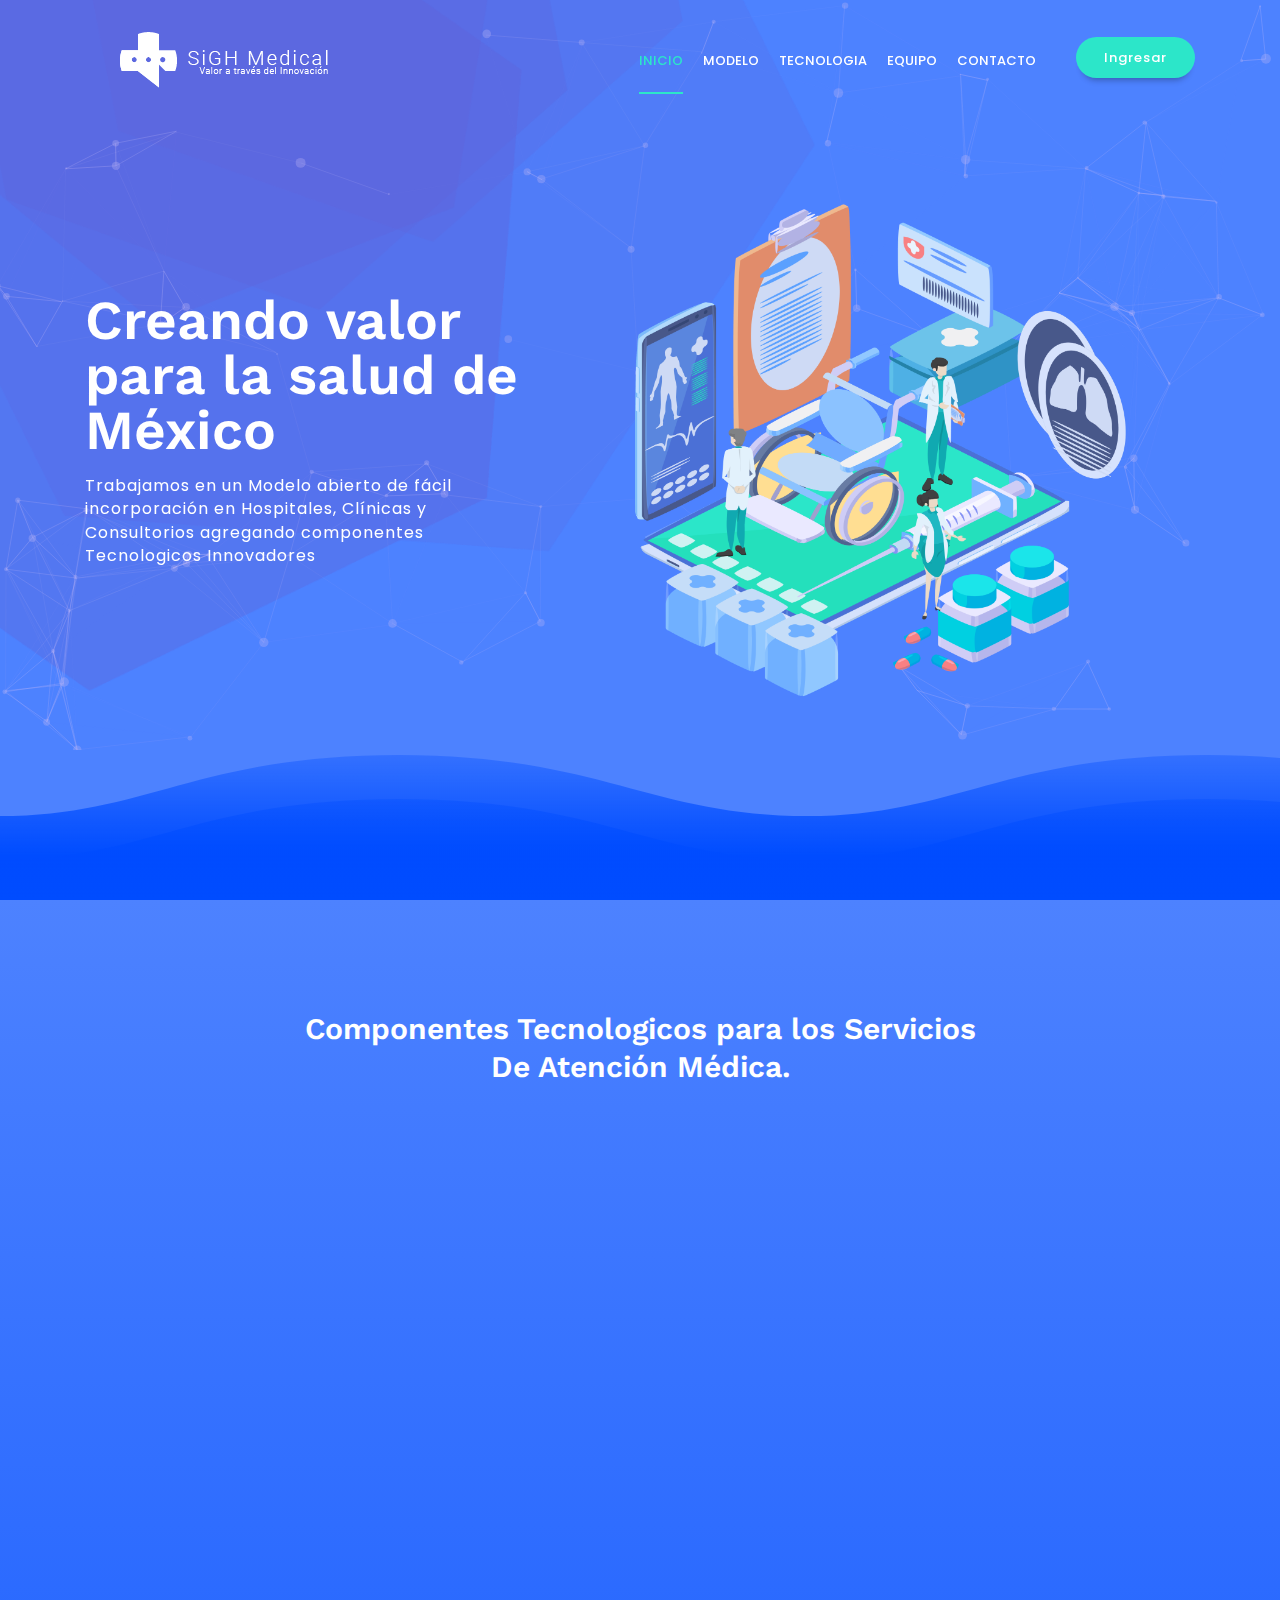
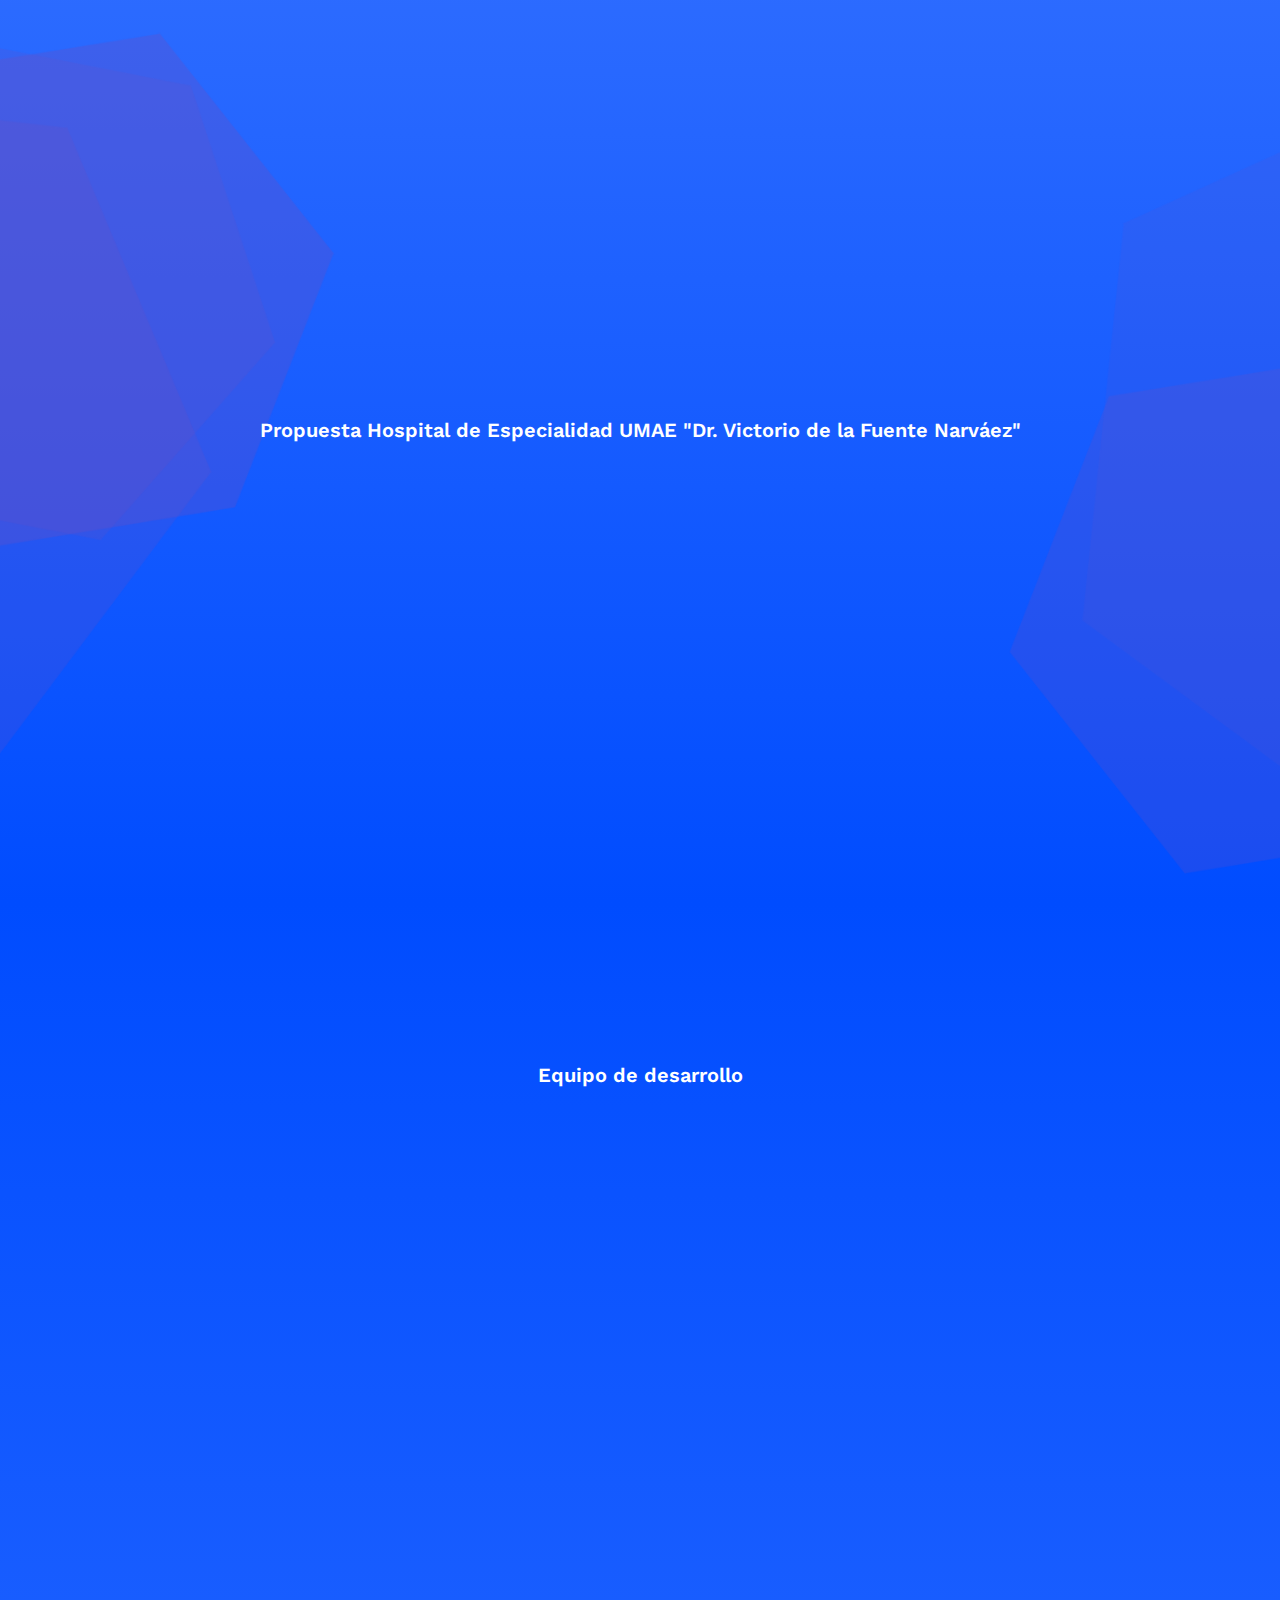
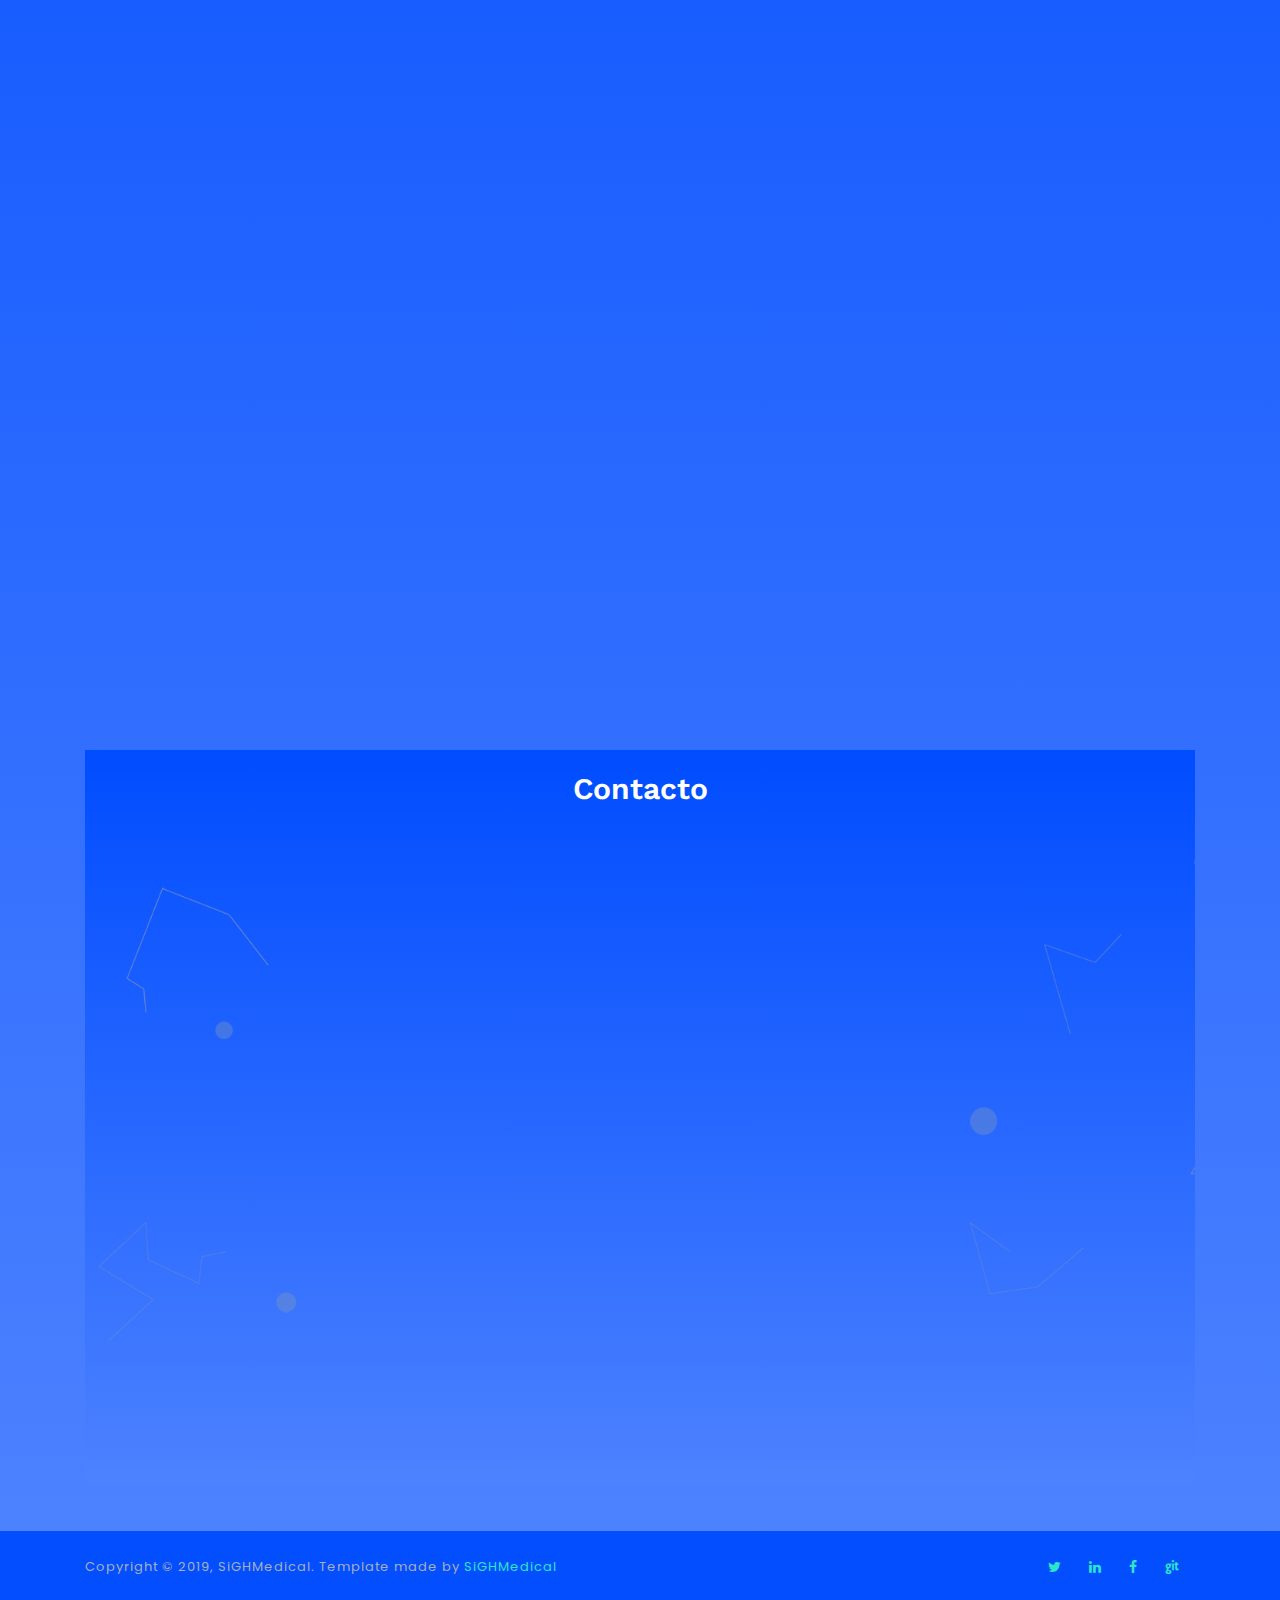
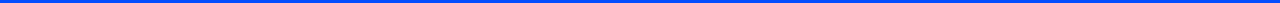
<file: Coeus template/Nueva carpeta/index.html>
﻿<!DOCTYPE html>
<!--[if IE 8]><html class="no-js lt-ie9" lang="en"> <![endif]-->
<!--[if gt IE 8]>
<!--><html class="no-js" lang="en"><!--<![endif]-->
<head>

	<!-- Basic Page Needs
	================================================== -->
	<meta charset="utf-8">
	<title>Coeus</title>
	<meta name="description"  content="Creative Template" />
	<meta name="author" content="IG Design">
	<meta name="keywords"  content="ig design, website, design, html5, css3, jquery, creative, clean, animated, portfolio, blog, one-page, multi-page, corporate, business," />
	<meta property="og:title" content="Creative Template" />
	<meta property="og:type" content="website" />
	<meta property="og:url" content="" />
	<meta property="og:image" content="" />
	<meta property="og:image:width" content="470" />
	<meta property="og:image:height" content="246" />
	<meta property="og:site_name" content="" />
	<meta property="og:description" content="Professional Creative Template" />
	<meta name="twitter:card" content="summary_large_image" />
	<meta name="twitter:site" content="https://twitter.com/IvanGrozdic" />
	<meta name="twitter:domain" content="http://ivang-design.com/" />
	<meta name="twitter:title" content="" />
	<meta name="twitter:description" content="Professional Creative Template" />
	<meta name="twitter:image" content="http://ivang-design.com/" />

	<!-- Mobile Specific Metas
	================================================== -->
	<meta name="viewport" content="width=device-width, initial-scale=1, maximum-scale=1">
	<meta name="theme-color" content="#212121"/>
    <meta name="msapplication-navbutton-color" content="#212121"/>
    <meta name="apple-mobile-web-app-status-bar-style" content="#212121"/>

	<!-- Web Fonts 
	================================================== -->
	<link href="https://fonts.googleapis.com/css?family=Work+Sans:100,200,300,400,500,600,700,800,900" rel="stylesheet"/>
	<link href="https://fonts.googleapis.com/css?family=Poppins:100,100i,200,200i,300,300i,400,400i,500,500i,600,600i,700,700i,800,800i,900,900i" rel="stylesheet"/>
	<link href="https://fonts.googleapis.com/css?family=Crimson+Text:400,400i,600,600i,700,700i" rel="stylesheet"/>	
	
	<!-- CSS
	================================================== -->
	<link rel="stylesheet" href="css/bootstrap.min.css"/>
	<link rel="stylesheet" href="css/font-awesome.min.css"/>
	<link rel="stylesheet" href="css/owl.carousel.css"/>
	<link rel="stylesheet" href="css/owl.transitions.css"/>
	<link rel="stylesheet" href="css/style.css"/>
	<link rel="stylesheet" href="css/colors/color-green.css"/>
			
	<!-- Favicons
	================================================== -->
	<link rel="icon" type="image/png" href="favicon.png">
	<link rel="apple-touch-icon" href="apple-touch-icon.png">
	<link rel="apple-touch-icon" sizes="72x72" href="apple-touch-icon-72x72.png">
	<link rel="apple-touch-icon" sizes="114x114" href="apple-touch-icon-114x114.png">
	
	
</head>
<body>	

	<div class="loader green">
		<svg version="1.1" id="Layer_1" xmlns="http://www.w3.org/2000/svg" xmlns:xlink="http://www.w3.org/1999/xlink" x="0px" y="0px"
		 width="24px" height="30px" viewBox="0 0 24 30" style="enable-background:new 0 0 50 50;" xml:space="preserve">
			<rect x="0" y="0" width="4" height="10" fill="#333">
				<animateTransform attributeType="xml"
				attributeName="transform" type="translate"
				values="0 0; 0 20; 0 0"
				begin="0" dur="0.6s" repeatCount="indefinite" />
			</rect>
			<rect x="10" y="0" width="4" height="10" fill="#333">
				<animateTransform attributeType="xml"
				attributeName="transform" type="translate"
				values="0 0; 0 20; 0 0"
				begin="0.2s" dur="0.6s" repeatCount="indefinite" />
			</rect>
			<rect x="20" y="0" width="4" height="10" fill="#333">
				<animateTransform attributeType="xml"
				attributeName="transform" type="translate"
				values="0 0; 0 20; 0 0"
				begin="0.4s" dur="0.6s" repeatCount="indefinite" />
			</rect>
		</svg>	
	</div>
						

	
	<!-- Nav and Logo
	================================================== -->
	
	<div id="menu-wrap" class="menu-back cbp-af-header dark">
		<div class="container">
			<div class="row">
				<div class="col-12">
					<nav class="navbar navbar-expand-lg navbar-light bg-light mx-lg-0">
						<a class="navbar-brand" href="index.html"><img src="img/logo1.png" alt=""></a>
						<button class="navbar-toggler" type="button" data-toggle="collapse" data-target="#navbarSupportedContent" aria-controls="navbarSupportedContent" aria-expanded="false" aria-label="Toggle navigation">
							<span class="navbar-toggler-icon">
								<span class="menu-icon__line menu-icon__line-left"></span>
								<span class="menu-icon__line"></span>
								<span class="menu-icon__line menu-icon__line-right"></span>
							</span>
						</button>

						<div class="collapse navbar-collapse" id="navbarSupportedContent">
							<ul class="navbar-nav ml-auto">
								<li class="nav-item">
									<a class="nav-link" href="#buy" data-ps2id-offset="120">Inicio</a>
								</li>
								<li class="nav-item">
									<a class="nav-link" href="#concept">Modelo</a>
								</li>
								<li class="nav-item">
									<a class="nav-link" href="#roadmap">Tecnologia</a>
								</li>
								<li class="nav-item">
									<a class="nav-link" href="#team">Equipo</a>
								</li>
								 <li class="nav-item">
									<a class="nav-link" href="#contact">Contacto</a>
								</li>
								<!-- <li class="nav-item">
									<a class="nav-link" href="#contact">Contact</a>
								</li> -->
								<!-- <li class="nav-item">
									<a class="nav-link no-line" href="#">Variants</a>
									<ul class="background-dark-blue-2 sub-shadow">
										<li><a href="index.html">From developers</a></li>
										<li><a href="index-11.html">Countdown gradient</a></li>
										<li><a href="index-2.html">Crowdsale</a></li>
										<li><a href="index-9.html" class="active-subnav">Azure blockchain - animated</a></li>
										<li><a href="index-3.html">From developers - dark</a></li>
										<li><a href="index-4.html">Crowdsale - dark</a></li>
										<li><a href="index-5.html">From developers - animated</a></li>
										<li><a href="index-10.html">Countdown gradient anime</a></li>
										<li><a href="index-6.html">Crowdsale - animated</a></li>
										<li><a href="index-7.html">From developers - anime dark</a></li>
										<li><a href="index-8.html">Crowdsale - animated dark</a></li>
									</ul>
								</li> -->
								<li class="nav-item mt-2">
									<a class="btn btn-primary js-tilt" href="#app" role="button" data-tilt-perspective="300" data-tilt-speed="700" data-tilt-max="24"><span>Ingresar</span></a>
								</li>
							</ul>
						</div>
					</nav>				
				</div>
			</div>
		</div>
	</div>

	
	<!-- Primary Page Layout
	================================================== -->

	<div id="buy" class="section full-height height-auto-lg hide-over background-light-blue-2 background-image-cover" style="background-image: url('img/background.png');">
		<div class="hero-center-wrap relative-on-lg">
			<div class="container">
				<div class="row">
					<div class="col-lg-5 text-center text-lg-left align-self-center z-bigger">
						<h2 class="text-white">Creando valor para la salud de México</h2>
						<p class="mt-3 mb-4 pb-3 font-weight-normal text-white">Trabajamos en un Modelo abierto de fácil incorporación en Hospitales, Clínicas y Consultorios agregando componentes Tecnologicos Innovadores </p>
						<!-- <a class="btn btn-primary mx-0 js-tilt" href="#" role="button" data-tilt-perspective="300" data-tilt-speed="700" data-tilt-max="24"><span>Download App</span></a>
						<a class="app-btn ml-4" href="#"><i class="fa fa-apple"></i></a>
						<a class="app-btn ml-2" href="#"><i class="fa fa-android"></i></a>
						<a class="app-btn ml-2" href="#"><i class="fa fa-windows"></i></a> -->
					</div>
					<div class="col-lg-7 mt-5 mt-lg-0">
						<div class="img-wrap">
							<img src="img/slide2.png" alt="">
						</div>
					</div>
				</div>
			</div>
		</div>
		<div class="ocean blue">
			<div class="wave"></div>
			<div class="wave"></div>
		</div>
		<div id="particles-js" class="min-height-snd"></div>
	</div>

	<!-- Inicia el modelo--->

	<div class="section padding-top-big background-gradient-light-re" id="concept">
		<div class="container">
			<div class="row">
				<div class="col-md-12">
					<div class="title-wrap text-center">
						<div class="back-title strong"></div>
						<h3 class="text-white">Componentes Tecnologicos para los Servicios
                        <br>De Atención Médica.</h3>
						<p class="color-pr"></p>
					</div>
				</div>
				<div class="col-md-4" data-scroll-reveal="enter bottom move 50px over 0.6s after 0.3s">
					<div class="concept-box">
						<img class="mb-4" src="img/con-1.svg" alt="">
						<h5 class="text-white">Triage</h5>
						<p class="text-grey">Our mobility concept enables super-simple transportation and worldwide deployment.</p>
					</div>
				</div>
				<div class="col-md-4 mt-4 mt-md-0" data-scroll-reveal="enter bottom move 50px over 0.6s after 0.5s">
					<div class="concept-box">
						<img class="mb-4" src="img/con-2.svg" alt="">
						<h5 class="text-white">Gestión de filas</h5>
						<p class="text-grey">Mobile and efficient low-cost hardware and optimized propietary management.</p>
					</div>
				</div>
				<div class="col-md-4 mt-4 mt-md-0" data-scroll-reveal="enter bottom move 50px over 0.6s after 0.7s">
					<div class="concept-box">
						<img class="mb-4" src="img/con-3.svg" alt="">
						<h5 class="text-white">Nota Médica</h5>
						<p class="text-grey">Our reinvestment strategy enables us to quickly grow our fleet of mobile units.</p>
					</div>
				</div>
				<div class="col-md-12 padding-top-bottom" data-scroll-reveal="enter bottom move 50px over 0.6s after 0.3s">
					<div class="line-sep"></div>
				</div>
			</div>	
		</div>
		<div class="section background-image-cover" style="background-image: url('img/background-1.png');">
			<div class="container">
				<div class="row">

					<div class="col-md-5 offset-md-1 order-first order-md-last mb-4 mb-md-0">
						<div class="img-wrap">
							
						</div>
					</div>


					<div class="row">
				<div class="col-md-4" data-scroll-reveal="enter bottom move 50px over 0.6s after 0.3s">
					<div class="concept-box">
						<img class="mb-4" src="img/con-1.svg" alt="">
						<h5 class="text-white">Trazabilidad</h5>
						<p class="text-grey">Our mobility concept enables super-simple transportation and worldwide deployment.</p>
					</div>
				</div>
				<div class="col-md-4 mt-4 mt-md-0" data-scroll-reveal="enter bottom move 50px over 0.6s after 0.5s">
					<div class="concept-box">
						<img class="mb-4" src="img/con-2.svg" alt="">
						<h5 class="text-white">Insumos</h5>
						<p class="text-grey">Mobile and efficient low-cost hardware and optimized propietary management.</p>
					</div>
				</div>
				<div class="col-md-4 mt-4 mt-md-0" data-scroll-reveal="enter bottom move 50px over 0.6s after 0.7s">
					<div class="concept-box">
						<img class="mb-4" src="img/con-3.svg" alt="">
						<h5 class="text-white">Nota Médica</h5>
						<p class="text-grey">Our reinvestment strategy enables us to quickly grow our fleet of mobile units.</p>
					</div>
				</div>
				<div class="col-md-12 padding-top-bottom" data-scroll-reveal="enter bottom move 50px over 0.6s after 0.3s">
					<div class="line-sep"></div>
				</div>
			</div>	
		</div>
		<div class="section background-image-cover" style="background-image: url('img/background-1.png');">		
	</div>

	<!-- termina  el modelo--->



				<div class="col-md-12 padding-top" id="roadmap">
					<div class="title-wrap text-center">
						<h5 class="text-white">Propuesta Hospital de Especialidad UMAE "Dr. Victorio de la Fuente Narváez"</h5>
					</div>
				</div>
				<div class="col-md-8 offset-md-2" data-scroll-reveal="enter bottom move 50px over 0.6s after 0.3s">
					<div class="video-section video-shadow">
						<figure class="vimeo"> 
							<a href="video/video.mp4">
								<img src="img/video-blue.jpg" alt="image"/>
							</a>
						</figure>
					</div>
				</div>
			</div>	
		</div>
	
	</div>

	<div class="section padding-top-big pb-4 background-gradient-light" id="team">
		<div class="container">
			<div class="row justify-content-center">
				<div class="col-md-12 padding-top-small">
					<div class="title-wrap text-center mb-5">
						<h5 class="text-white">Equipo de desarrollo</h5>
					</div>
				</div>
				<div class="col-xl-3 col-md-6 mb-5 mb-xl-0" data-scroll-reveal="enter bottom move 50px over 0.6s after 0.3s">
					<div class="team-wrap dark">
						<center>
						<a class="d-inline" data-toggle="modal" data-target="#team-modal-4">
							<div class="team-img-wrap rounded dark js-tilt" data-tilt-perspective="700" data-tilt-speed="700" data-tilt-max="24">
								<img src="img/user_raul.png" alt="">
							</div>
						</a>
						<!-- <h6>Frank Furius</h6> -->
						<p>Raúl Isaac Hernández Peña</p>
						<p>Análisis Diseño y Arquitectura de Información</p>
						<a class="app-btn" href="#"><i class="fa fa-twitter"></i></a>
						<a class="app-btn ml-3" href="#"><i class="fa fa-linkedin"></i></a>
						<a class="app-btn ml-3" href="#"><i class="fa fa-github"></i></a>
						</center>
					</div>
				</div>
				<div class="col-xl-3 col-md-6 mb-5 mb-xl-0" data-scroll-reveal="enter bottom move 50px over 0.6s after 0.5s">
					<div class="team-wrap dark">
						<center> 
						<a class="d-inline" data-toggle="modal" data-target="#team-modal-5">
							<div class="team-img-wrap rounded dark js-tilt" data-tilt-perspective="700" data-tilt-speed="700" data-tilt-max="24">
								<img src="img/user_felipe.png" alt="">
							</div>
						</a>
						<!-- <h6>Felipe de Jesús Pérez Pérez</h6> -->
						<p>Felipe de Jesús Pérez Pérez</p>
						<p>Desarrollo, Mantenimiento y actualización</p>
						<a class="app-btn" href="#"><i class="fa fa-twitter"></i></a>
						<a class="app-btn ml-3" href="#"><i class="fa fa-linkedin"></i></a>
						<a class="app-btn ml-3" href="#"><i class="fa fa-github"></i></a>						</center>
					</div>
				</div>
				<div class="col-xl-3 col-md-6 mb-5 mb-xl-0" data-scroll-reveal="enter bottom move 50px over 0.6s after 0.7s">
					<div class="team-wrap dark">
						<center>
						<a class="d-inline" data-toggle="modal" data-target="#team-modal-6">
							<div class="team-img-wrap rounded dark js-tilt" data-tilt-perspective="700" data-tilt-speed="700" data-tilt-max="24">
								<img src="img/user_moratilla.png" alt="">
							</div>
						</a>
						<!-- <h6>Alberto Moratilla Huerta</h6> -->
						<p>Alberto Moratilla Huerta</p>
						<p>Implementación</p>
						<a class="app-btn" href="#"><i class="fa fa-twitter"></i></a>
						<a class="app-btn ml-3" href="#"><i class="fa fa-linkedin"></i></a>
						<a class="app-btn ml-3" href="#"><i class="fa fa-github"></i></a>
						</center>
					</div>
				</div>
				<div class="col-xl-3 col-md-6" data-scroll-reveal="enter bottom move 50px over 0.6s after 0.9s">
					<div class="team-wrap dark">
						<center>
						<a class="d-inline" data-toggle="modal" data-target="#team-modal-7">
							<div class="team-img-wrap rounded dark js-tilt" data-tilt-perspective="700" data-tilt-speed="700" data-tilt-max="24">
								<img src="img/user_rodolfo.png" alt="">
							</div>
						</a>
						<!-- <h6>Rodolfo Villalobos Márquez</h6> -->
						<p>Rodolfo Villalobos Márquez</p>
						<p>Implementación</p>
						<a class="app-btn" href="#"><i class="fa fa-twitter"></i></a>
						<a class="app-btn ml-3" href="#"><i class="fa fa-linkedin"></i></a>
						<a class="app-btn ml-3" href="#"><i class="fa fa-github"></i></a>
						</center>
					</div>
				</div>
			</div>	
		</div>

		<div class="container">
			<div class="row justify-content-center">
				<div class="col-md-12 padding-top-small">
				</div>
				<div class="col-xl-3 col-md-6 mb-5 mb-xl-0" data-scroll-reveal="enter bottom move 50px over 0.6s after 0.3s">
					<div class="team-wrap dark">
						<center>
						<a class="d-inline" data-toggle="modal" data-target="#team-modal-4">
							<div class="team-img-wrap rounded dark js-tilt" data-tilt-perspective="700" data-tilt-speed="700" data-tilt-max="24">
								<img src="img/user_jova.png" alt="">
							</div>
						</a>
						<!-- <h6>Frank Furius</h6> -->
						<p>Alberto Yovani Pérez Pérez</p>
						<p>Documentación</p>
						<a class="app-btn" href="#"><i class="fa fa-twitter"></i></a>
						<a class="app-btn ml-3" href="#"><i class="fa fa-linkedin"></i></a>
						<a class="app-btn ml-3" href="#"><i class="fa fa-github"></i></a>
					</center>
					</div>
				</div>
				<div class="col-xl-3 col-md-6 mb-5 mb-xl-0" data-scroll-reveal="enter bottom move 50px over 0.6s after 0.5s">
					<div class="team-wrap dark">
						<center>
						<a class="d-inline" data-toggle="modal" data-target="#team-modal-5">
							<div class="team-img-wrap rounded dark js-tilt" data-tilt-perspective="700" data-tilt-speed="700" data-tilt-max="24">
								<img src="img/user_juan.png" alt="">
							</div>
						</a>
						<!-- <h6>Felipe de Jesús Pérez Pérez</h6> -->
						<p>Juan Carlos Cruz Sanchez</p>
						<p>Documentación</p>
						<a class="app-btn" href="#"><i class="fa fa-twitter"></i></a>
						<a class="app-btn ml-3" href="#"><i class="fa fa-linkedin"></i></a>
						<a class="app-btn ml-3" href="#"><i class="fa fa-github"></i></a>
					</center>
					</div>
				</div>
				<div class="col-xl-3 col-md-6 mb-5 mb-xl-0" data-scroll-reveal="enter bottom move 50px over 0.6s after 0.7s">
					<div class="team-wrap dark">
						<center>
						<a class="d-inline" data-toggle="modal" data-target="#team-modal-6">
							<div class="team-img-wrap rounded dark js-tilt" data-tilt-perspective="700" data-tilt-speed="700" data-tilt-max="24">
								<img src="img/user_manu.png" alt="">
							</div>
						</a>
						<!-- <h6>Alberto Moratilla Huerta</h6> -->
						<p>Manuel Aguilar López</p>
						<p>Documentación</p>
						<a class="app-btn" href="#"><i class="fa fa-twitter"></i></a>
						<a class="app-btn ml-3" href="#"><i class="fa fa-linkedin"></i></a>
						<a class="app-btn ml-3" href="#"><i class="fa fa-github"></i></a>
					</center>
					</div>
				</div>
				<div class="col-xl-3 col-md-6" data-scroll-reveal="enter bottom move 50px over 0.6s after 0.9s">
					<div class="team-wrap dark">
						<center>
						<a class="d-inline" data-toggle="modal" data-target="#team-modal-7">
							<div class="team-img-wrap rounded dark js-tilt" data-tilt-perspective="700" data-tilt-speed="700" data-tilt-max="24">
								<img src="img/user_alexander.png" alt="">
							</div>
						</a>
						<!-- <h6>Rodolfo Villalobos Márquez</h6> -->
						<p>Alexander Juárez Pérez</p>
						<p>Documentación</p>
						<a class="app-btn" href="#"><i class="fa fa-twitter"></i></a>
						<a class="app-btn ml-3" href="#"><i class="fa fa-linkedin"></i></a>
						<a class="app-btn ml-3" href="#"><i class="fa fa-github"></i></a>
					</center>
					</div>
				</div>
			</div>	



			<div class="container">
			<div class="row justify-content-center">
				<div class="col-md-12 padding-top-small">
				</div>
				<div class="col-xl-3 col-md-6 mb-5 mb-xl-0" data-scroll-reveal="enter bottom move 50px over 0.6s after 0.3s">
					<div class="team-wrap dark">
						<center>
						<a class="d-inline" data-toggle="modal" data-target="#team-modal-4">
							<div class="team-img-wrap rounded dark js-tilt" data-tilt-perspective="700" data-tilt-speed="700" data-tilt-max="24">
								<img src="img/user_pale.png" alt="">
							</div>
						</a>
						<!-- <h6>Frank Furius</h6> -->
						<p>Fernando de Jesús Hernández</p>
						<p>Documentación</p>
						<a class="app-btn" href="#"><i class="fa fa-twitter"></i></a>
						<a class="app-btn ml-3" href="#"><i class="fa fa-linkedin"></i></a>
						<a class="app-btn ml-3" href="#"><i class="fa fa-github"></i></a>
						<center>
					</div>
				</div>
				<div class="col-xl-3 col-md-6 mb-5 mb-xl-0" data-scroll-reveal="enter bottom move 50px over 0.6s after 0.5s">
					<div class="team-wrap dark">
						<center>
						<a class="d-inline" data-toggle="modal" data-target="#team-modal-5">
							<div class="team-img-wrap rounded dark js-tilt" data-tilt-perspective="700" data-tilt-speed="700" data-tilt-max="24">
								<img src="img/user_mirna.png" alt="">
							</div>
						</a>
						<!-- <h6>Felipe de Jesús Pérez Pérez</h6> -->
						<p>Verónica Rodríguez de León</p>
						<p>Conocimiento Médico</p>
						<a class="app-btn" href="#"><i class="fa fa-twitter"></i></a>
						<a class="app-btn ml-3" href="#"><i class="fa fa-linkedin"></i></a>
						<a class="app-btn ml-3" href="#"><i class="fa fa-github"></i></a>
						<center>
					</div>
				</div>
				<div class="col-xl-3 col-md-6 mb-5 mb-xl-0" data-scroll-reveal="enter bottom move 50px over 0.6s after 0.7s">
					<div class="team-wrap dark">
						<center>
						<a class="d-inline" data-toggle="modal" data-target="#team-modal-6">
							<div class="team-img-wrap rounded dark js-tilt" data-tilt-perspective="700" data-tilt-speed="700" data-tilt-max="24">
								<img src="img/user_arellano.png" alt="">
							</div>
						</a>
						<!-- <h6>Alberto Moratilla Huerta</h6> -->
						<p>Jesus Arellano Moreno</p>
						<p>Conocimiento Médico</p>
						<a class="app-btn" href="#"><i class="fa fa-twitter"></i></a>
						<a class="app-btn ml-3" href="#"><i class="fa fa-linkedin"></i></a>
						<a class="app-btn ml-3" href="#"><i class="fa fa-github"></i></a>
					</center>
					</div>
				</div>
				<div class="col-xl-3 col-md-6" data-scroll-reveal="enter bottom move 50px over 0.6s after 0.9s">
					<div class="team-wrap dark">
						<center>
						<a class="d-inline" data-toggle="modal" data-target="#team-modal-7">
							<div class="team-img-wrap rounded dark js-tilt" data-tilt-perspective="700" data-tilt-speed="700" data-tilt-max="24">
								<img src="img/user_cantillo.png" alt="">
							</div>
						</a>
						<!-- <h6>Rodolfo Villalobos Márquez</h6> -->
						<p>Antonio Cantillo Anaya</p>
						<p>Conocimiento Administrativo</p>
						<a class="app-btn" href="#"><i class="fa fa-twitter"></i></a>
						<a class="app-btn ml-3" href="#"><i class="fa fa-linkedin"></i></a>
						<a class="app-btn ml-3" href="#"><i class="fa fa-github"></i></a>
					</center>
					</div>
				</div>
			</div>
			<br>
			<br>



	</div>

	
	<div class="section background-gradient-light">
		<div class="section background-image-cover" style="background-image: url('img/background-3.png');">
			<div class="container">
				<div class="row">
					<div class="col-md-12">
						<div class="title-wrap text-center" id="contact">
							<div class="back-title strong"></div>
							<h3 class="text-white" style="margin-top: 20px;">Contacto</h3>
							<p class="color-pr"></p>
						</div>
					</div>
				</div>	
			</div>
			<div class="container">
				<div class="row justify-content-center">
					<div class="col-md-3" data-scroll-reveal="enter bottom move 50px over 0.6s after 0.3s">
						<div class="contact-det text-center">
							<img src="img/contact-1.svg" alt="">
							<h6 class="text-white">Teléfono</h6>
							<p class="text-grey">5532 645 036</p>
						</div>
					</div>
					<div class="col-md-3 mt-4 mt-md-0" data-scroll-reveal="enter bottom move 50px over 0.6s after 0.5s">
						<div class="contact-det text-center">
							<img src="img/contact-4.svg" alt="">
							<h6 class="text-white">Correo Electrónico</h6>
							<p class="text-grey">info@sighmedical.com</p>
						</div>
					</div>
					<div class="col-md-3 mt-4 mt-md-0" data-scroll-reveal="enter bottom move 50px over 0.6s after 0.7s">
						<div class="contact-det text-center">
							<img src="img/contact-3.svg" alt="">
							<h6 class="text-white">Dirrección</h6>
							<p class="text-grey">Av. Paseo de la Reforma 26, Juárez, 06600 Juárez, Ciudad de México, CDMX</p>
						</div>
					</div>
				</div>
				<form id="contact-form" class="mt-5" method="post" action="contact.php" role="form" data-scroll-reveal="enter bottom move 50px over 0.6s after 0.3s">
					<div class="row justify-content-center">
						<div class="col-md-8">
							<div class="messages text-center"></div>
						</div>
					</div>
					<div class="controls form-on-blue">
						<div class="row justify-content-center">
							<div class="col-md-4">
								<div class="form-group text-center">
									<input id="form_name" type="text" name="name" class="form-control text-center" placeholder="Escribe tu nombre *" required="required" data-error="First name is required.">
									<div class="help-block with-errors"></div>
								</div>
							</div>
							<div class="col-md-4 mt-3 mt-md-0">
								<div class="form-group text-center">
									<input id="form_lastname" type="text" name="surname" class="form-control text-center" placeholder="Escribe tus apellidos *" required="required" data-error="Last name is required.">
									<div class="help-block with-errors"></div>
								</div>
							</div>
						</div>
						<div class="row justify-content-center">
							<div class="col-md-4 mt-3">
								<div class="form-group text-center">
									<input id="form_email" type="email" name="email" class="form-control text-center" placeholder="Escribe tu correo electrónico *" required="required" data-error="Valid email is required.">
									<div class="help-block with-errors"></div>
								</div>
							</div>
							<div class="col-md-4 mt-3">
								<div class="form-group text-center">
									<input id="form_phone" type="tel" name="phone" class="form-control text-center" placeholder="Escribe tu teléfono">
									<div class="help-block with-errors"></div>
								</div>
							</div>
						</div>
						<div class="row justify-content-center">
							<div class="col-md-8 mt-3">
								<div class="form-group text-center">
									<textarea id="form_message" name="message" class="form-control text-center" placeholder="Escribe tu mensaje *" rows="4" required="required" data-error="Please,leave us a message."></textarea>
									<div class="help-block with-errors textarea-error"></div>
								</div>
							</div>
							<div class="col-md-8 mt-3 text-center">
								<input type="submit" class="btn btn-primary btn-send text-center" value="Enviar Comentario">
							</div>
						</div>
					</div>
				</form>	
			</div>
		</div>
	</div>
</div>
<br>
<br>
	
	
<!-- 	<div class="section background-light-blue-1">
		<div class="section padding-top-big background-image-cover" style="background-image: url('img/background-footer.png');">
			<div class="container padding-bottom-big">
				<div class="row justify-content-between">
					<div class="col-lg-4">
						<h6 class="text-white mb-4">Stay tunned:</h6>
						<div class="suscribe form-on-blue">
							<input class="form-control text-left" placeholder="Enter your email" type="text" name="name" />
							<button type="submit" class="btn btn-primary m-0 js-tilt" data-tilt-perspective="300" data-tilt-speed="700" data-tilt-max="24"><span>subscribe</span></button>
						</div>
						<p class="text-left text-white mb-0"><small>* we promise that we won´t spam you, never.</small></p>
					</div>
					<div class="col-lg-5 mt-4">
						<ul class="footer-list">
							<li class="text-left"><a href="#">concept</a></li>
							<li class="text-left"><a href="#">roadmap</a></li>
							<li class="text-left"><a href="#">buy tokens</a></li>
							<li class="text-left"><a href="#">team</a></li>
							<li class="text-left"><a href="#">FAQ</a></li>
							<li class="text-left"><a href="#">download app</a></li>
							<li class="text-left"><a href="#">contact</a></li>
							<li class="text-left"><a href="#">news</a></li>
							<li class="text-left"><a href="#">overall output</a></li>
						</ul>
					</div>
				</div>
			</div>
		</div>
	-->
<div class="section background-light-blue-1">
		<!-- <div class="section padding-top-big background-image-cover" style="background-image: url('img/background-footer.png');">
			<div class="container padding-bottom-big">
				<div class="row justify-content-between">
					<div class="col-lg-4">
						<h6 class="text-white mb-4">Stay tunned:</h6>
						<div class="suscribe form-on-blue">
							<input class="form-control text-left" placeholder="Enter your email" type="text" name="name" />
							<button type="submit" class="btn btn-primary m-0 js-tilt" data-tilt-perspective="300" data-tilt-speed="700" data-tilt-max="24"><span>subscribe</span></button>
						</div>
						<p class="text-left text-white mb-0"><small>* we promise that we won´t spam you, never.</small></p>
					</div>
					<div class="col-lg-5 mt-4">
						<ul class="footer-list">
							<li class="text-left"><a href="#">concept</a></li>
							<li class="text-left"><a href="#">roadmap</a></li>
							<li class="text-left"><a href="#">buy tokens</a></li>
							<li class="text-left"><a href="#">team</a></li>
							<li class="text-left"><a href="#">FAQ</a></li>
							<li class="text-left"><a href="#">download app</a></li>
							<li class="text-left"><a href="#">contact</a></li>
							<li class="text-left"><a href="#">news</a></li>
							<li class="text-left"><a href="#">overall output</a></li>
						</ul>
					</div>
				</div>
			</div>
		</div> -->
		<div class="section py-4 background-dark-blue-2" style="margin-bottom: -90px;">
			<div class="container">
				<div class="row">
					<div class="col-lg-6 footer text-center text-lg-left">
						<p>Copyright © 2019, SiGHMedical. Template made by  <a href="https://themeforest.net/user/ig_design/portfolio?ref=IG_design">SiGHMedical</a></p>
					</div>
					<div class="col-lg-6 footer mt-4 mr-auto mt-lg-0 mr-lg-0 text-center text-lg-right">
						<a class="app-btn mx-2 mr-lg-3" href="#"><i class="fa fa-twitter"></i></a>
						<a class="app-btn mx-2 mr-lg-3" href="#"><i class="fa fa-linkedin"></i></a>
						<a class="app-btn mx-2 mr-lg-3" href="#"><i class="fa fa-facebook"></i></a>
						<a class="app-btn mx-2 mr-lg-3" href="#"><i class="fa fa-git"></i></a>
					</div>
				</div>
			</div>
		</div>
	</div>	
	
	
	<div class="scroll-to-top light">
		<svg style="width:24px;height:24px" viewBox="0 0 24 24">
           <path fill="#fff" d="M13,18V10L16.5,13.5L17.92,12.08L12,6.16L6.08,12.08L7.5,13.5L11,10V18H13M12,2A10,10 0 0,1 22,12A10,10 0 0,1 12,22A10,10 0 0,1 2,12A10,10 0 0,1 12,2Z" />
        </svg>
	</div>



	
	<!-- JAVASCRIPT
    ================================================== -->
	<script src="js/jquery-3.2.1.min.js"></script>
	<script src="js/popper.min.js"></script> 
	<script src="js/bootstrap.min.js"></script>
	<script src="js/plugins.js"></script> 
	<script src="js/particles.js"></script> 
	<script src="js/custom-azure.js"></script>  
	
<!-- End Document
================================================== -->
</body>
</html>
</file>
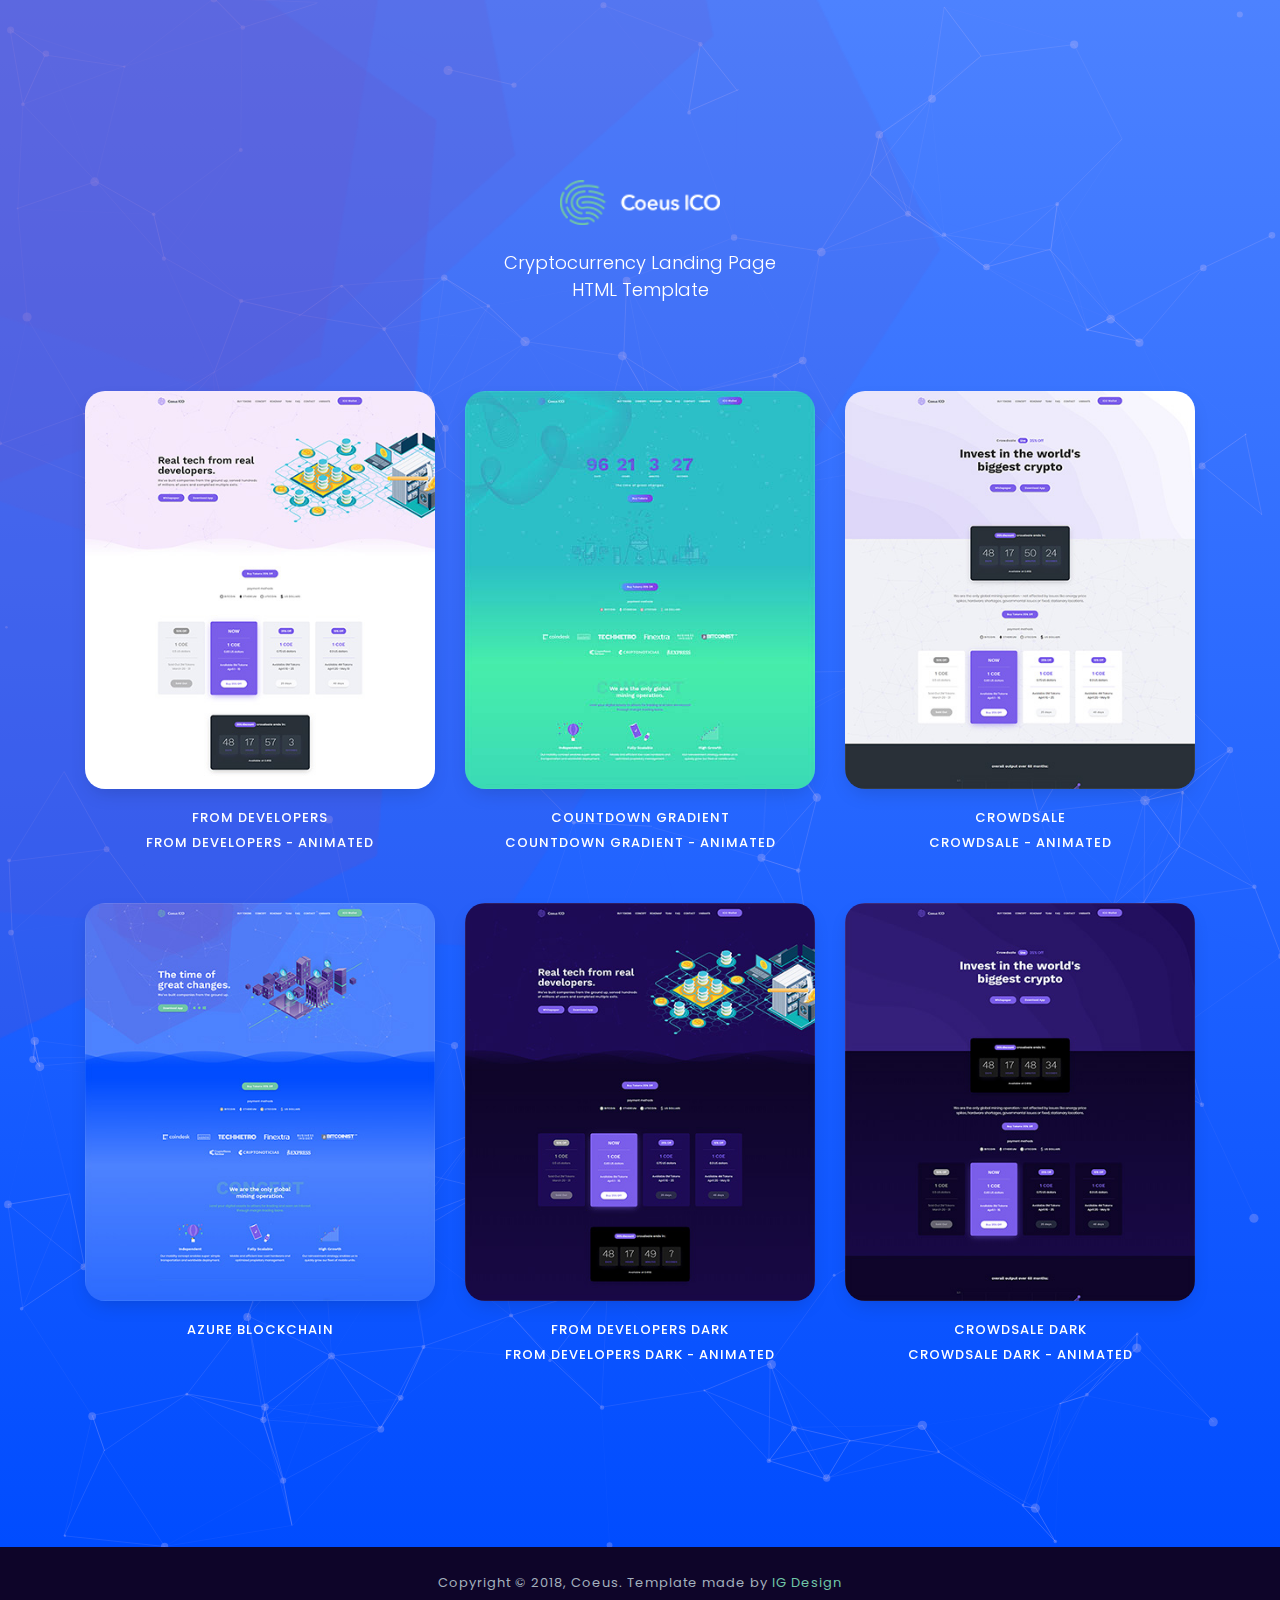
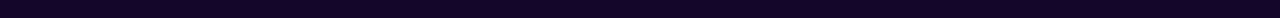
<file: Coeus template/demo.html>
﻿<!DOCTYPE html>
<!--[if IE 8]><html class="no-js lt-ie9" lang="en"> <![endif]-->
<!--[if gt IE 8]>
<!--><html class="no-js" lang="en"><!--<![endif]-->
<head>

	<!-- Basic Page Needs
	================================================== -->
	<meta charset="utf-8">
	<title>Coeus</title>
	<meta name="description"  content="Creative Template" />
	<meta name="author" content="IG Design">
	<meta name="keywords"  content="ig design, website, design, html5, css3, jquery, creative, clean, animated, portfolio, blog, one-page, multi-page, corporate, business," />
	<meta property="og:title" content="Creative Template" />
	<meta property="og:type" content="website" />
	<meta property="og:url" content="" />
	<meta property="og:image" content="" />
	<meta property="og:image:width" content="470" />
	<meta property="og:image:height" content="246" />
	<meta property="og:site_name" content="" />
	<meta property="og:description" content="Professional Creative Template" />
	<meta name="twitter:card" content="summary_large_image" />
	<meta name="twitter:site" content="https://twitter.com/IvanGrozdic" />
	<meta name="twitter:domain" content="http://ivang-design.com/" />
	<meta name="twitter:title" content="" />
	<meta name="twitter:description" content="Professional Creative Template" />
	<meta name="twitter:image" content="http://ivang-design.com/" />

	<!-- Mobile Specific Metas
	================================================== -->
	<meta name="viewport" content="width=device-width, initial-scale=1, maximum-scale=1">
	<meta name="theme-color" content="#212121"/>
    <meta name="msapplication-navbutton-color" content="#212121"/>
    <meta name="apple-mobile-web-app-status-bar-style" content="#212121"/>

	<!-- Web Fonts 
	================================================== -->
	<link href="https://fonts.googleapis.com/css?family=Work+Sans:100,200,300,400,500,600,700,800,900" rel="stylesheet"/>
	<link href="https://fonts.googleapis.com/css?family=Poppins:100,100i,200,200i,300,300i,400,400i,500,500i,600,600i,700,700i,800,800i,900,900i" rel="stylesheet"/>
	<link href="https://fonts.googleapis.com/css?family=Crimson+Text:400,400i,600,600i,700,700i" rel="stylesheet"/>	
	
	<!-- CSS
	================================================== -->
	<link rel="stylesheet" href="css/bootstrap.min.css"/>
	<link rel="stylesheet" href="css/font-awesome.min.css"/>
	<link rel="stylesheet" href="css/owl.carousel.css"/>
	<link rel="stylesheet" href="css/owl.transitions.css"/>
	<link rel="stylesheet" href="css/style.css"/>
	<link rel="stylesheet" href="css/colors/color-green.css"/>
			
	<!-- Favicons
	================================================== -->
	<link rel="icon" type="image/png" href="favicon.png">
	<link rel="apple-touch-icon" href="apple-touch-icon.png">
	<link rel="apple-touch-icon" sizes="72x72" href="apple-touch-icon-72x72.png">
	<link rel="apple-touch-icon" sizes="114x114" href="apple-touch-icon-114x114.png">
	
	
</head>
<body>	

	<div class="loader green">
		<svg version="1.1" id="Layer_1" xmlns="http://www.w3.org/2000/svg" xmlns:xlink="http://www.w3.org/1999/xlink" x="0px" y="0px"
		 width="24px" height="30px" viewBox="0 0 24 30" style="enable-background:new 0 0 50 50;" xml:space="preserve">
			<rect x="0" y="0" width="4" height="10" fill="#333">
				<animateTransform attributeType="xml"
				attributeName="transform" type="translate"
				values="0 0; 0 20; 0 0"
				begin="0" dur="0.6s" repeatCount="indefinite" />
			</rect>
			<rect x="10" y="0" width="4" height="10" fill="#333">
				<animateTransform attributeType="xml"
				attributeName="transform" type="translate"
				values="0 0; 0 20; 0 0"
				begin="0.2s" dur="0.6s" repeatCount="indefinite" />
			</rect>
			<rect x="20" y="0" width="4" height="10" fill="#333">
				<animateTransform attributeType="xml"
				attributeName="transform" type="translate"
				values="0 0; 0 20; 0 0"
				begin="0.4s" dur="0.6s" repeatCount="indefinite" />
			</rect>
		</svg>	
	</div>
	
	<!-- Primary Page Layout
	================================================== -->

	<div class="section hide-over background-gradient-light-re">
		<div class="section padding-top-big-hero padding-bottom-big-hero background-image-cover z-bigger-demo" style="background-image: url('img/background.png');">
			<div class="container pb-5">
				<div class="row">
					<div class="col-12 text-center">
						<div class="logo-demo">
							<img src="img/logo-light-2.png" alt="">
							<p class="lead text-center text-white pt-4">Cryptocurrency Landing Page<br>HTML Template</p>
						</div>
					</div>
				</div>
			</div>
			<div class="container pt-4 demo">
				<div class="row justify-content-center">
					<div class="col-md-4">
						<div class="img-wrap rounded mb-3">
							<a href="index.html" target="_blank"><img src="img/demo/1.jpg" alt=""></a>
						</div>
						<a href="index.html" target="_blank">From developers</a>
						<a href="index-5.html" target="_blank">From developers - animated</a>
					</div>
					<div class="col-md-4 mt-5 mt-md-0">
						<div class="img-wrap rounded mb-3">
							<a href="index-10.html" target="_blank"><img src="img/demo/6.jpg" alt=""></a>
						</div>
						<a href="index-11.html" target="_blank">Countdown gradient</a>
						<a href="index-10.html" target="_blank">Countdown gradient - animated</a>
					</div>
					<div class="col-md-4 mt-5 mt-md-0">
						<div class="img-wrap rounded mb-3">
							<a href="index-2.html" target="_blank"><img src="img/demo/2.jpg" alt=""></a>
						</div>
						<a href="index-2.html" target="_blank">Crowdsale</a>
						<a href="index-6.html" target="_blank">Crowdsale - animated</a>
					</div>
					<div class="col-md-4 mt-5">
						<div class="img-wrap rounded mb-3">
							<a href="index-9.html" target="_blank"><img src="img/demo/3.jpg" alt=""></a>
						</div>
						<a href="index-9.html" target="_blank">Azure blockchain</a>
					</div>
					<div class="col-md-4 mt-5">
						<div class="img-wrap rounded mb-3">
							<a href="index-3.html" target="_blank"><img src="img/demo/4.jpg" alt=""></a>
						</div>
						<a href="index-3.html" target="_blank">From developers dark</a>
						<a href="index-7.html" target="_blank">From developers dark - animated</a>
					</div>
					<div class="col-md-4 mt-5">
						<div class="img-wrap rounded mb-3">
							<a href="index-4.html" target="_blank"><img src="img/demo/5.jpg" alt=""></a>
						</div>
						<a href="index-4.html" target="_blank">Crowdsale dark</a>
						<a href="index-8.html" target="_blank">Crowdsale dark - animated</a>
					</div>
				</div>
			</div>
		</div>
		<div id="particles-js"></div>
	</div>
	
	
	<div class="section py-4 background-dark-blue-2">
		<div class="container">
			<div class="row">
				<div class="col-lg-12 footer text-center">
					<p>Copyright © 2018, Coeus. Template made by <a href="https://themeforest.net/user/ig_design/portfolio?ref=IG_design">IG Design</a></p>
				</div>
			</div>
		</div>
	</div>


	
	<!-- JAVASCRIPT
    ================================================== -->
	<script src="js/jquery-3.2.1.min.js"></script>
	<script src="js/popper.min.js"></script> 
	<script src="js/bootstrap.min.js"></script>
	<script src="js/plugins.js"></script> 
	<script src="js/particles.js"></script> 
	<script src="js/custom-azure.js"></script>  
	
<!-- End Document
================================================== -->
</body>
</html>
</file>
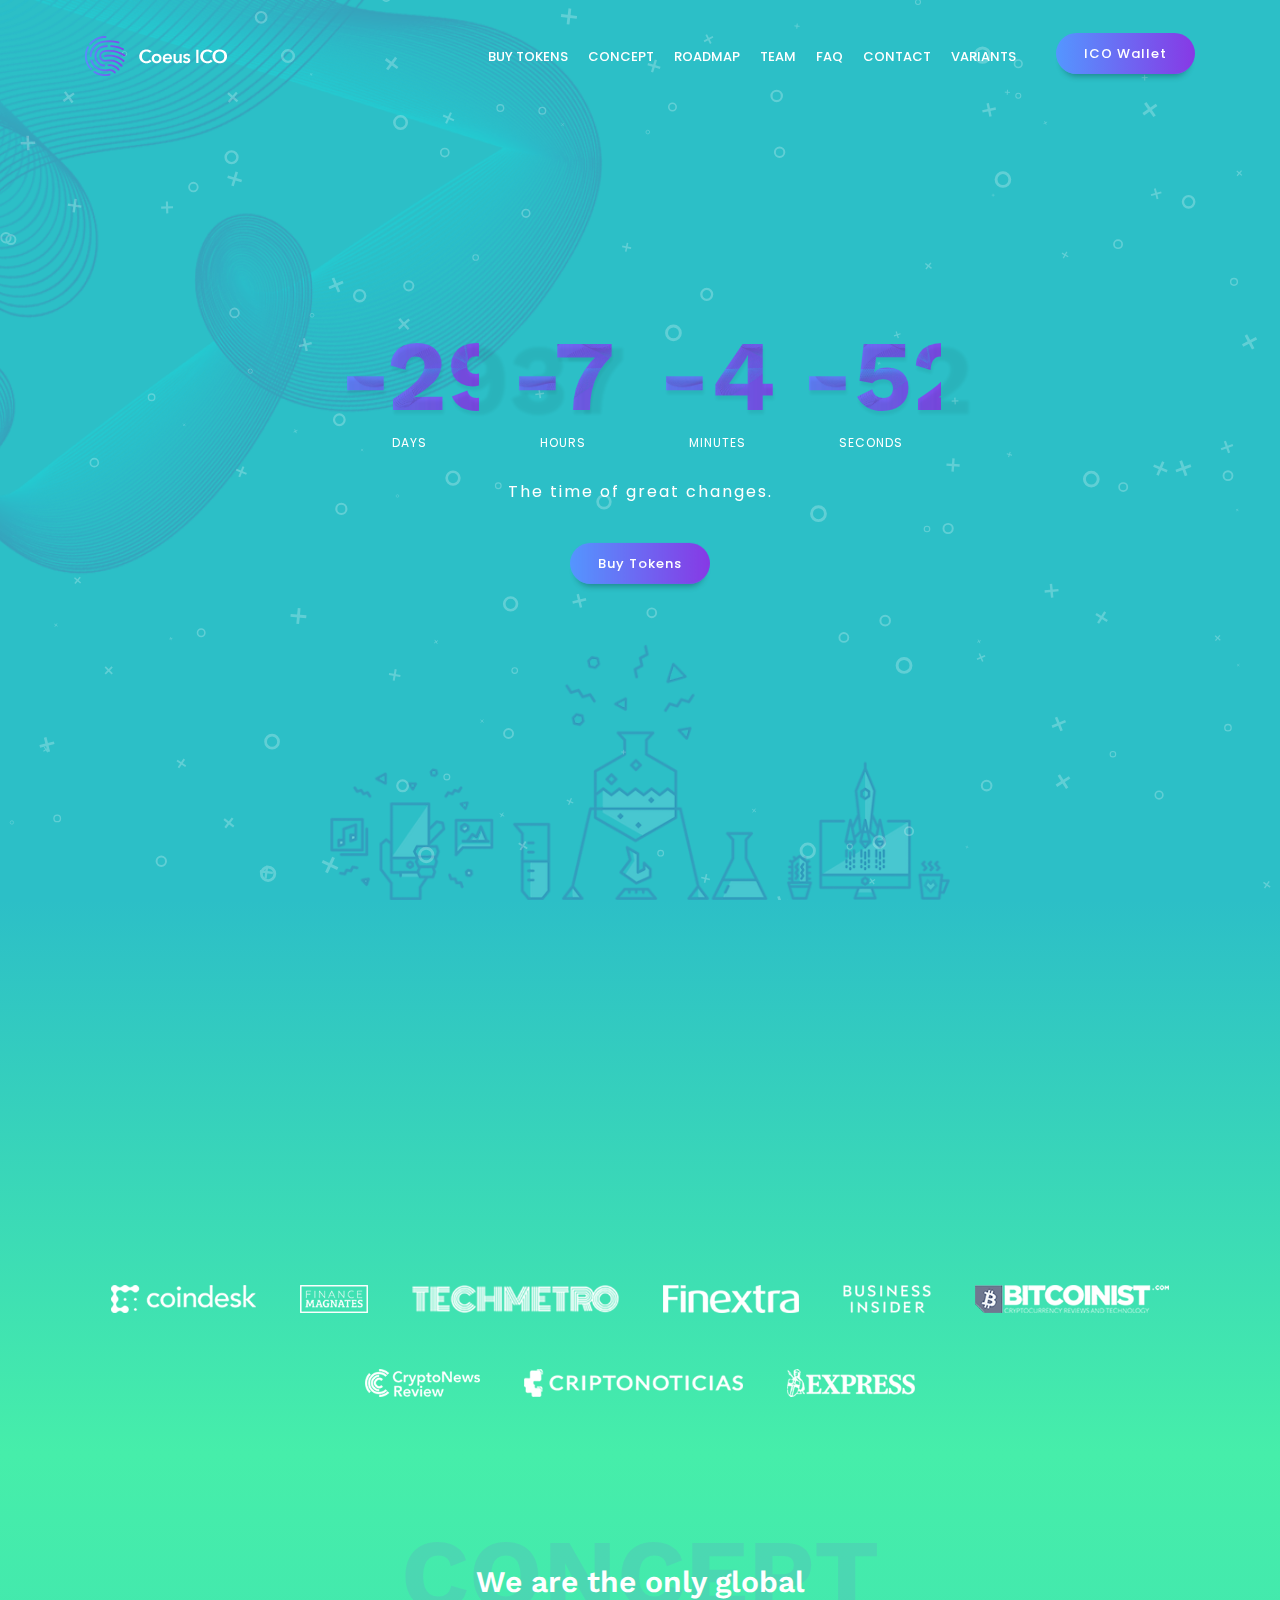
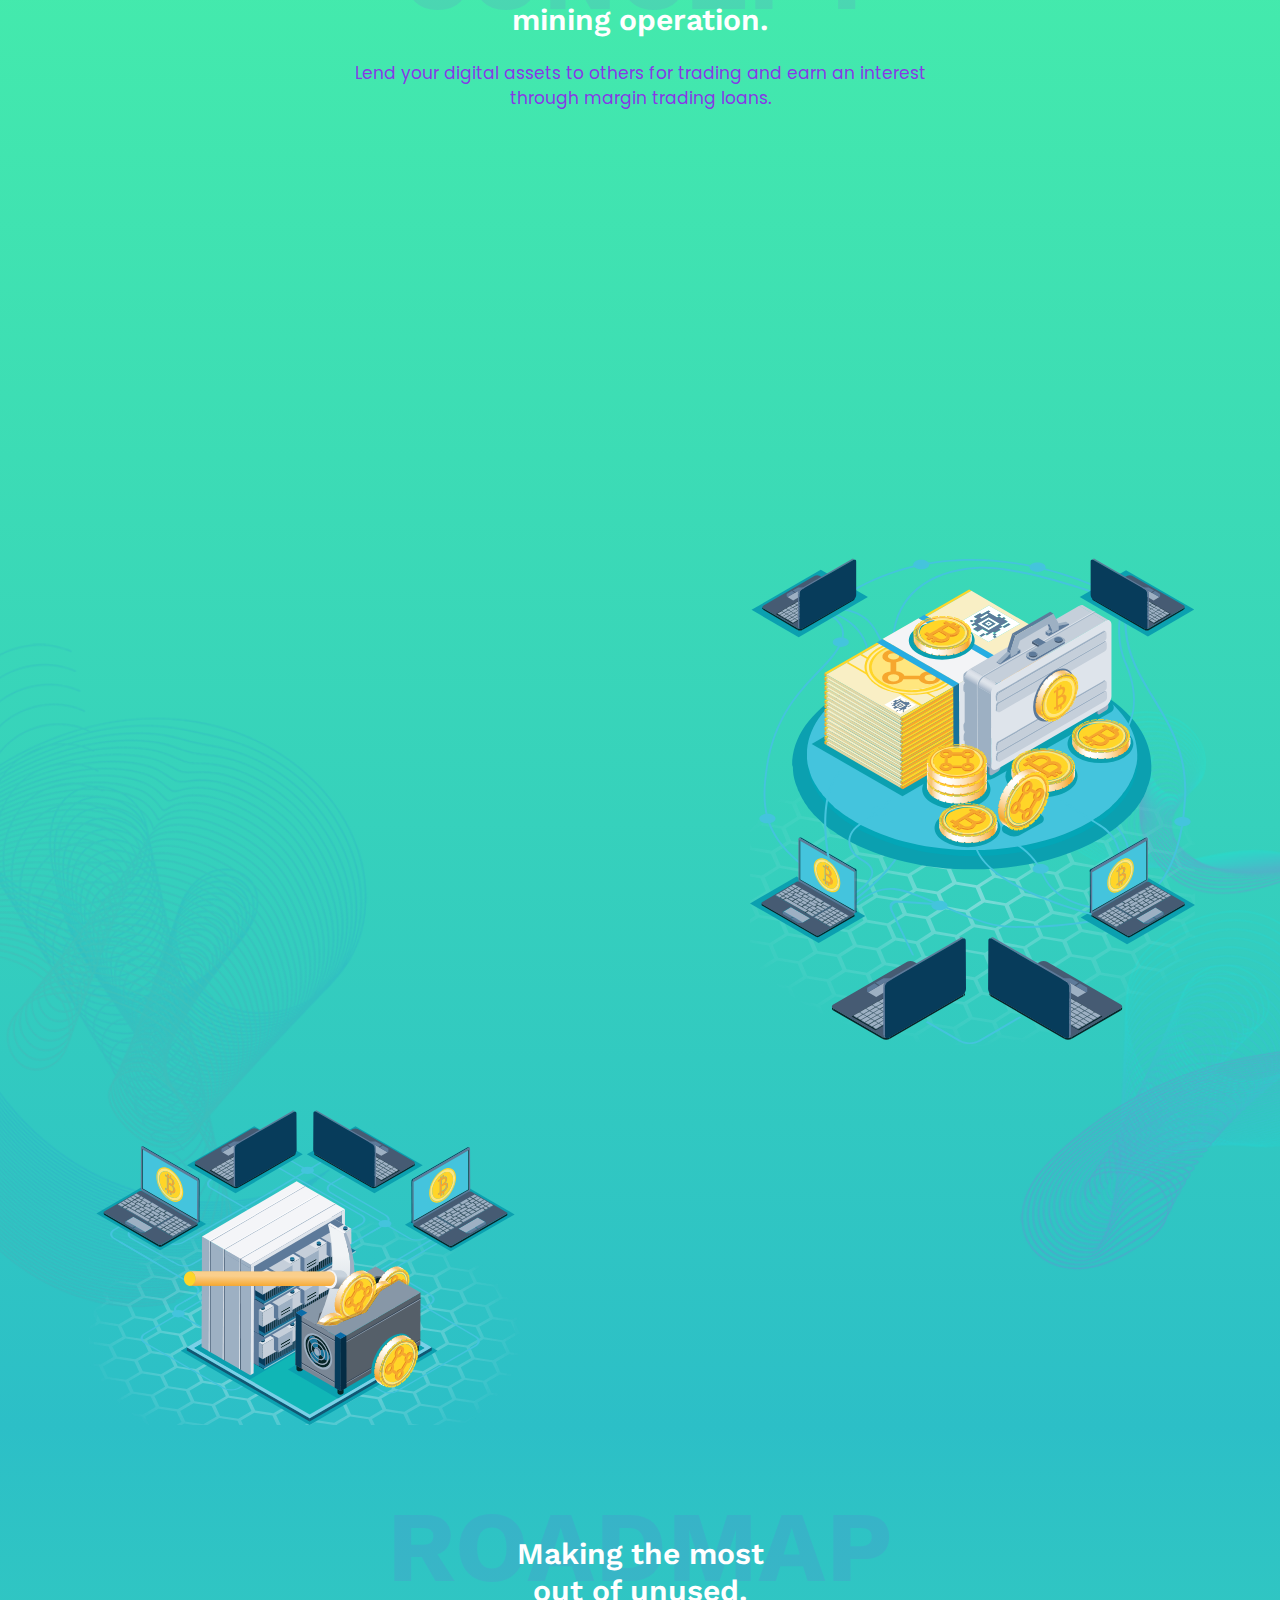
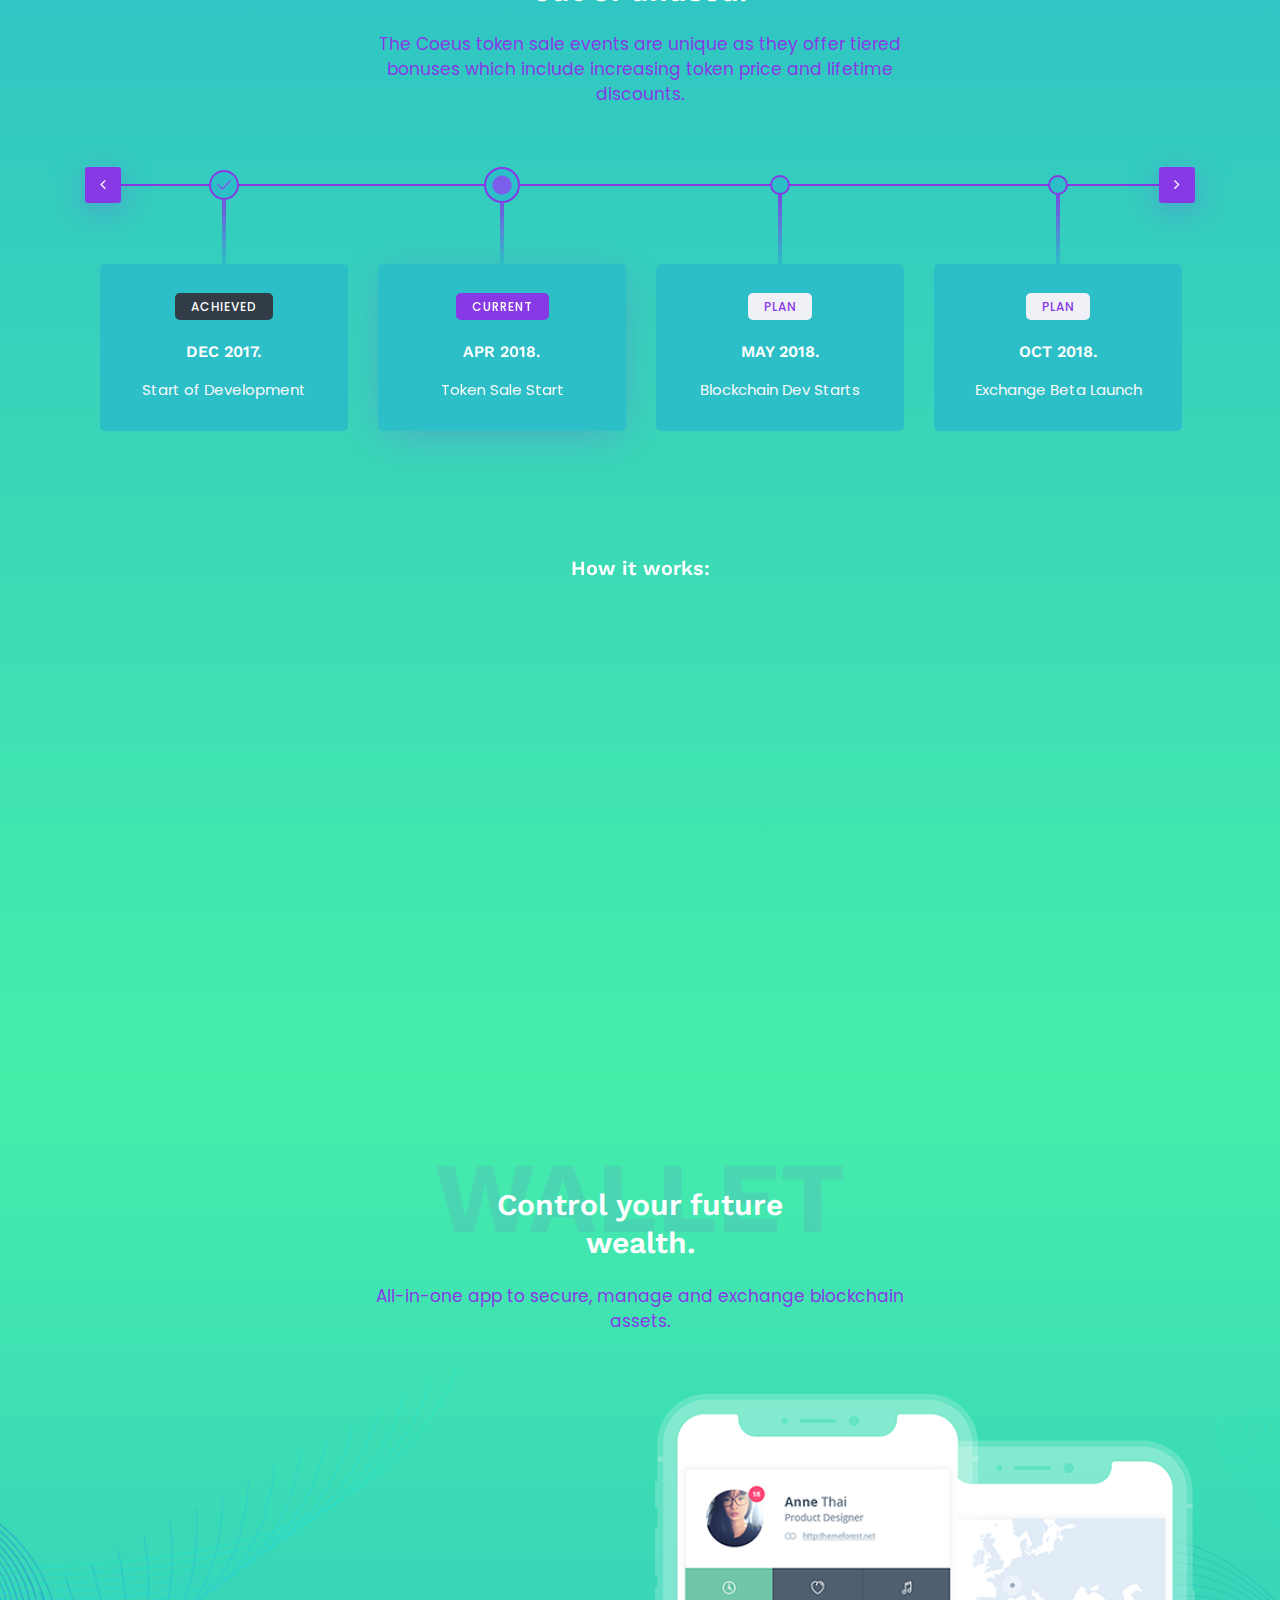
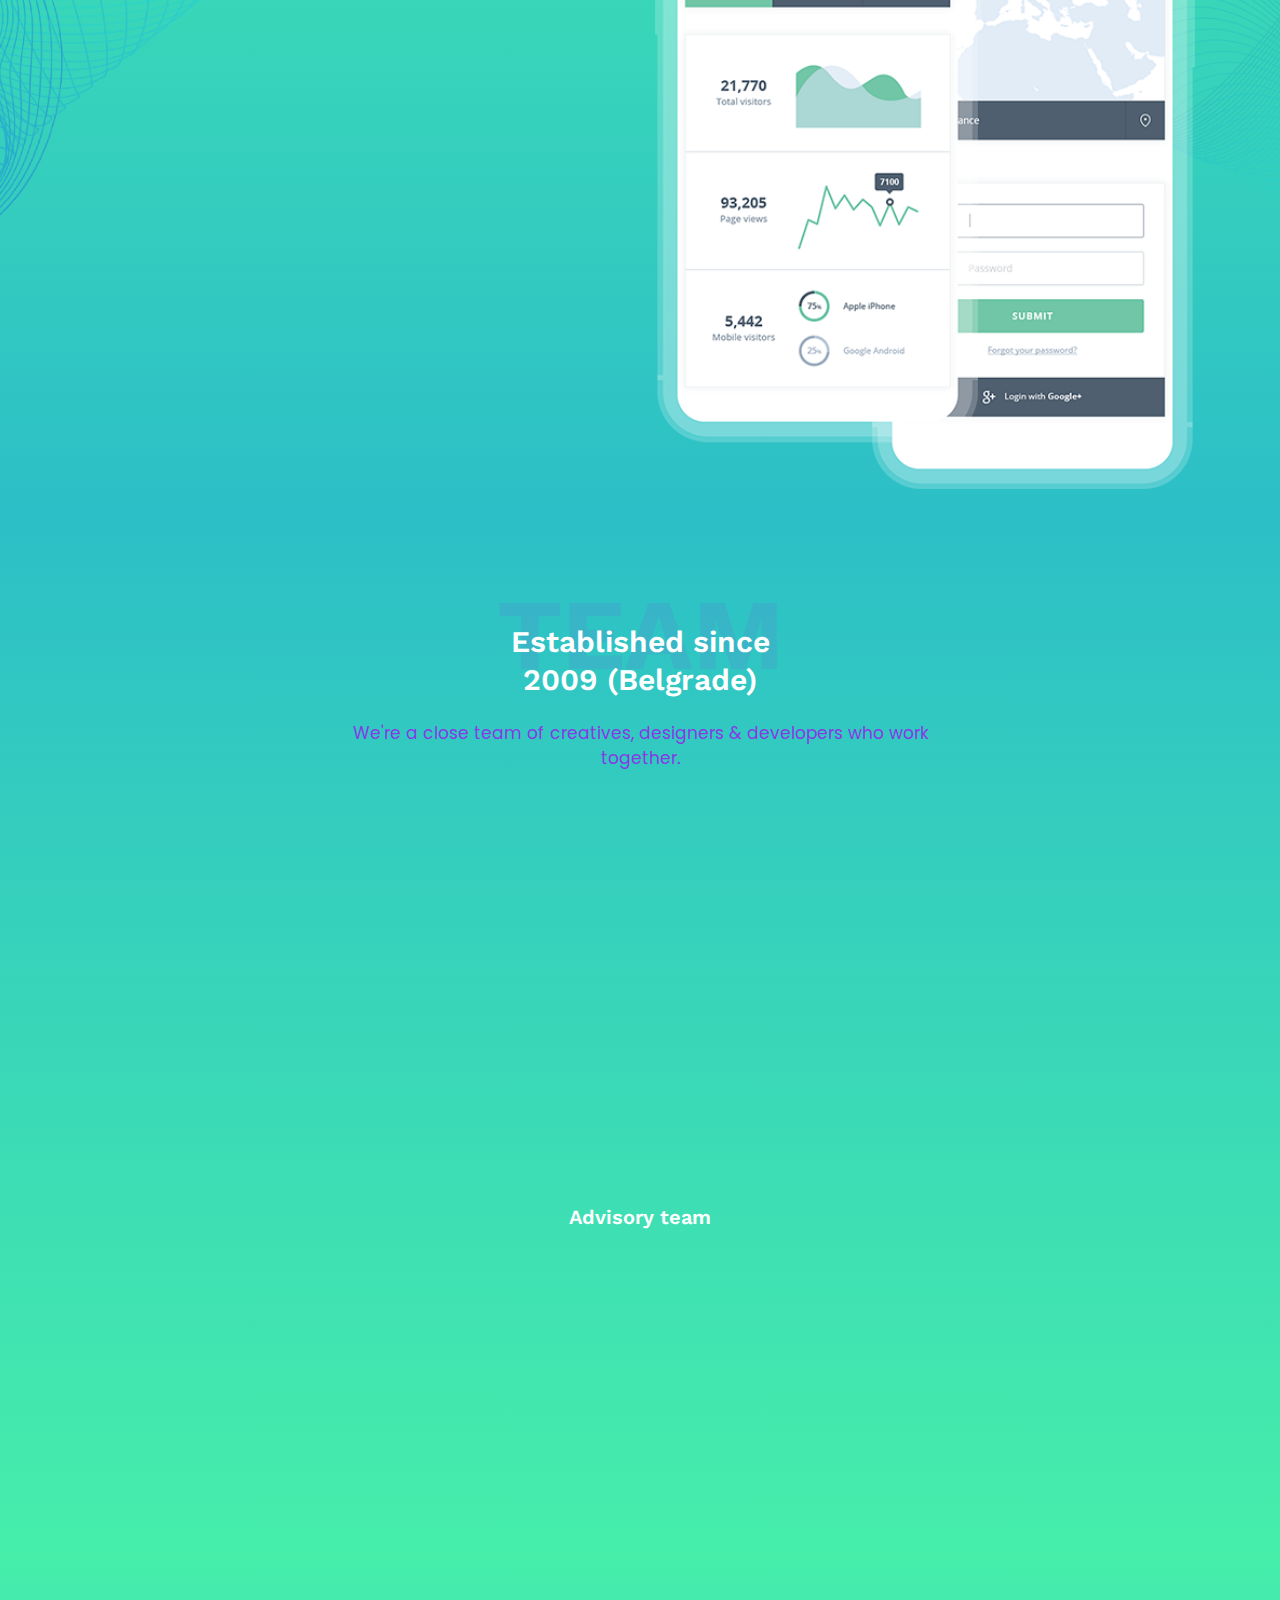
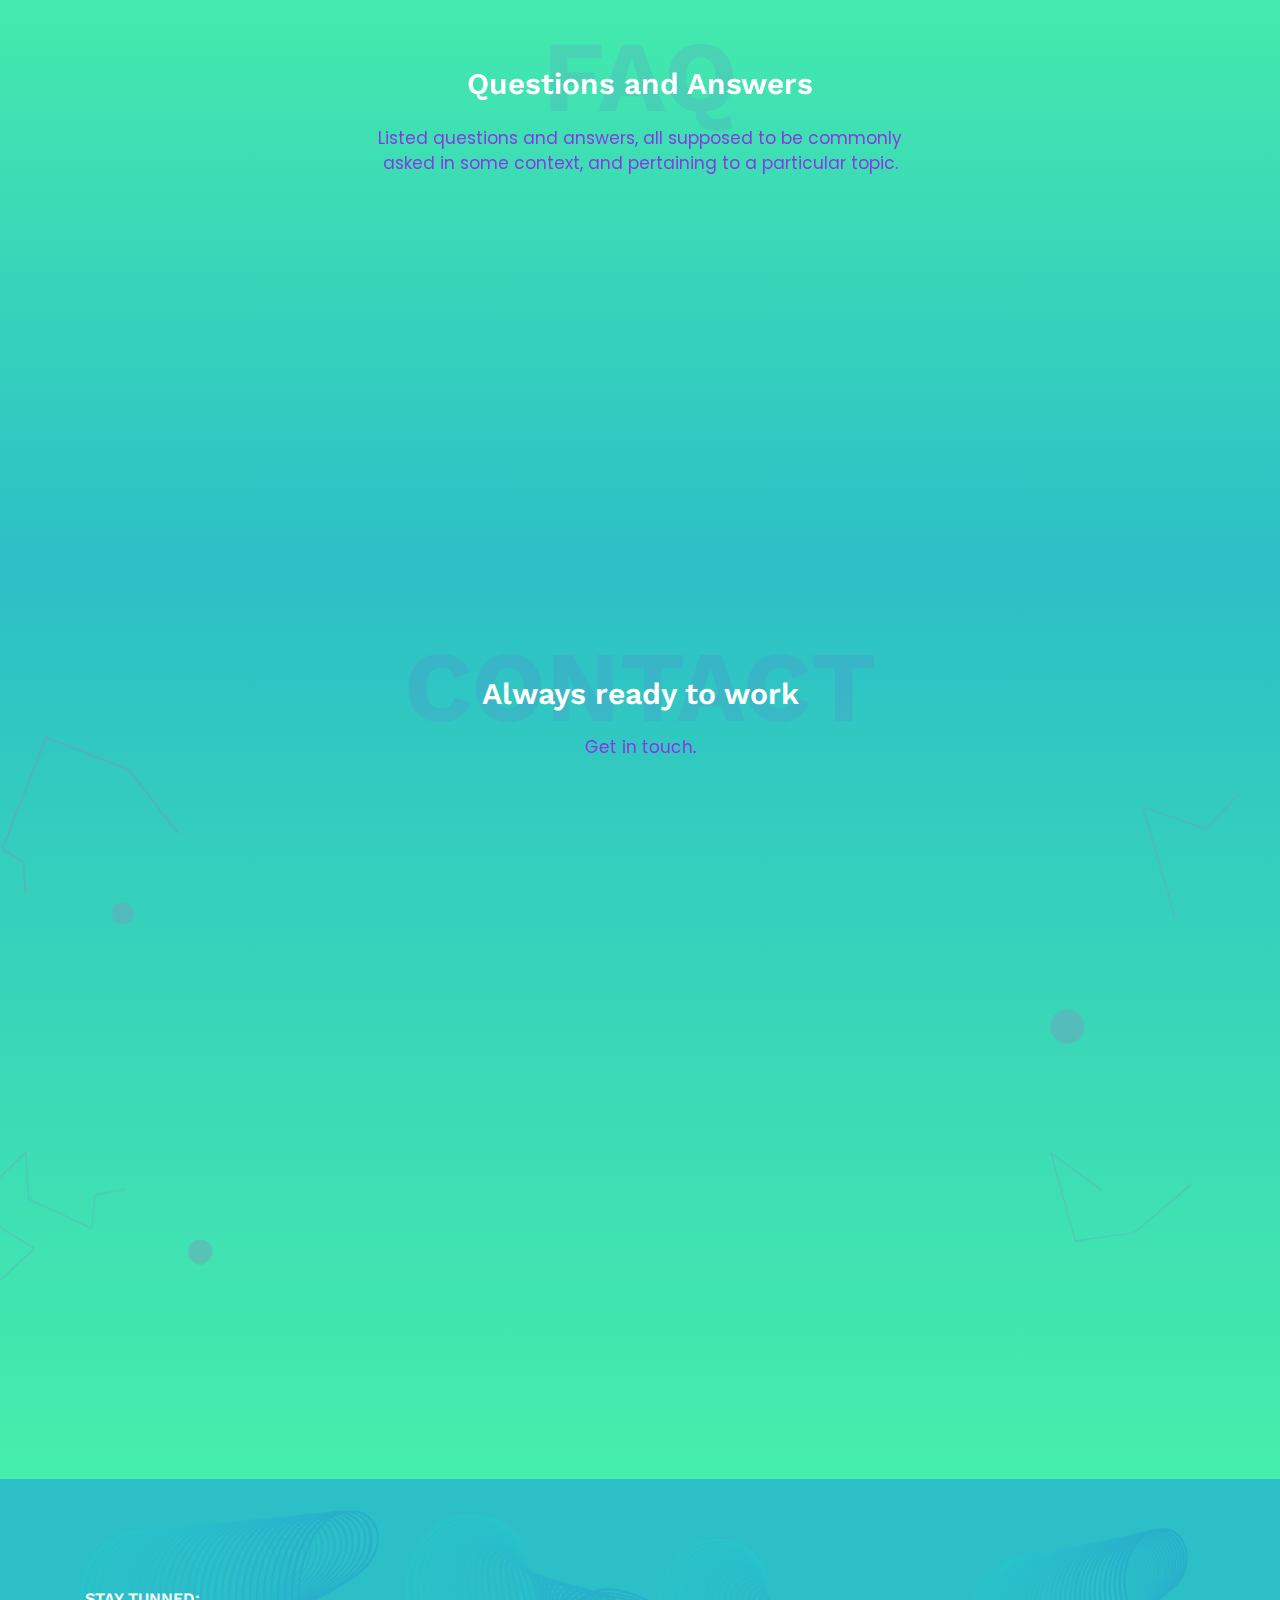
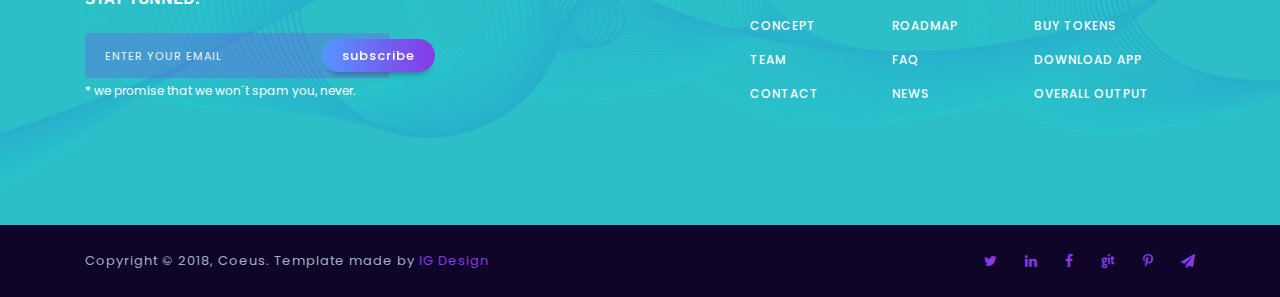
<file: Coeus template/index-10.html>
﻿<!DOCTYPE html>
<!--[if IE 8]><html class="no-js lt-ie9" lang="en"> <![endif]-->
<!--[if gt IE 8]>
<!--><html class="no-js" lang="en"><!--<![endif]-->
<head>

	<!-- Basic Page Needs
	================================================== -->
	<meta charset="utf-8">
	<title>Coeus</title>
	<meta name="description"  content="Creative Template" />
	<meta name="author" content="IG Design">
	<meta name="keywords"  content="ig design, website, design, html5, css3, jquery, creative, clean, animated, portfolio, blog, one-page, multi-page, corporate, business," />
	<meta property="og:title" content="Creative Template" />
	<meta property="og:type" content="website" />
	<meta property="og:url" content="" />
	<meta property="og:image" content="" />
	<meta property="og:image:width" content="470" />
	<meta property="og:image:height" content="246" />
	<meta property="og:site_name" content="" />
	<meta property="og:description" content="Professional Creative Template" />
	<meta name="twitter:card" content="summary_large_image" />
	<meta name="twitter:site" content="https://twitter.com/IvanGrozdic" />
	<meta name="twitter:domain" content="http://ivang-design.com/" />
	<meta name="twitter:title" content="" />
	<meta name="twitter:description" content="Professional Creative Template" />
	<meta name="twitter:image" content="http://ivang-design.com/" />

	<!-- Mobile Specific Metas
	================================================== -->
	<meta name="viewport" content="width=device-width, initial-scale=1, maximum-scale=1">
	<meta name="theme-color" content="#212121"/>
    <meta name="msapplication-navbutton-color" content="#212121"/>
    <meta name="apple-mobile-web-app-status-bar-style" content="#212121"/>

	<!-- Web Fonts 
	================================================== -->
	<link href="https://fonts.googleapis.com/css?family=Work+Sans:100,200,300,400,500,600,700,800,900" rel="stylesheet"/>
	<link href="https://fonts.googleapis.com/css?family=Poppins:100,100i,200,200i,300,300i,400,400i,500,500i,600,600i,700,700i,800,800i,900,900i" rel="stylesheet"/>
	<link href="https://fonts.googleapis.com/css?family=Crimson+Text:400,400i,600,600i,700,700i" rel="stylesheet"/>	
	
	<!-- CSS
	================================================== -->
	<link rel="stylesheet" href="css/bootstrap.min.css"/>
	<link rel="stylesheet" href="css/font-awesome.min.css"/>
	<link rel="stylesheet" href="css/owl.carousel.css"/>
	<link rel="stylesheet" href="css/owl.transitions.css"/>
	<link rel="stylesheet" href="css/style.css"/>
	<link rel="stylesheet" href="css/colors/color-gradient.css"/>
			
	<!-- Favicons
	================================================== -->
	<link rel="icon" type="image/png" href="favicon.png">
	<link rel="apple-touch-icon" href="apple-touch-icon.png">
	<link rel="apple-touch-icon" sizes="72x72" href="apple-touch-icon-72x72.png">
	<link rel="apple-touch-icon" sizes="114x114" href="apple-touch-icon-114x114.png">
	
	
</head>
<body>	

	<div class="loader blue">
		<svg version="1.1" id="Layer_1" xmlns="http://www.w3.org/2000/svg" xmlns:xlink="http://www.w3.org/1999/xlink" x="0px" y="0px"
		 width="24px" height="30px" viewBox="0 0 24 30" style="enable-background:new 0 0 50 50;" xml:space="preserve">
			<rect x="0" y="0" width="4" height="10" fill="#333">
				<animateTransform attributeType="xml"
				attributeName="transform" type="translate"
				values="0 0; 0 20; 0 0"
				begin="0" dur="0.6s" repeatCount="indefinite" />
			</rect>
			<rect x="10" y="0" width="4" height="10" fill="#333">
				<animateTransform attributeType="xml"
				attributeName="transform" type="translate"
				values="0 0; 0 20; 0 0"
				begin="0.2s" dur="0.6s" repeatCount="indefinite" />
			</rect>
			<rect x="20" y="0" width="4" height="10" fill="#333">
				<animateTransform attributeType="xml"
				attributeName="transform" type="translate"
				values="0 0; 0 20; 0 0"
				begin="0.4s" dur="0.6s" repeatCount="indefinite" />
			</rect>
		</svg>	
	</div>
						

	
	<!-- Nav and Logo
	================================================== -->
	
	<div id="menu-wrap" class="menu-back cbp-af-header dark">
		<div class="container">
			<div class="row">
				<div class="col-12">
					<nav class="navbar navbar-expand-lg navbar-light bg-light mx-lg-0">
						<a class="navbar-brand" href="index.html"><img src="img/logo-blue.png" alt=""></a>
						<button class="navbar-toggler" type="button" data-toggle="collapse" data-target="#navbarSupportedContent" aria-controls="navbarSupportedContent" aria-expanded="false" aria-label="Toggle navigation">
							<span class="navbar-toggler-icon">
								<span class="menu-icon__line menu-icon__line-left"></span>
								<span class="menu-icon__line"></span>
								<span class="menu-icon__line menu-icon__line-right"></span>
							</span>
						</button>

						<div class="collapse navbar-collapse" id="navbarSupportedContent">
							<ul class="navbar-nav ml-auto">
								<li class="nav-item">
									<a class="nav-link" href="#buy">Buy Tokens</a>
								</li>
								<li class="nav-item">
									<a class="nav-link" href="#concept">Concept</a>
								</li>
								<li class="nav-item">
									<a class="nav-link" href="#roadmap">Roadmap</a>
								</li>
								<li class="nav-item">
									<a class="nav-link" href="#team">Team</a>
								</li>
								<li class="nav-item">
									<a class="nav-link" href="#faq">FAQ</a>
								</li>
								<li class="nav-item">
									<a class="nav-link" href="#contact">Contact</a>
								</li>
								<li class="nav-item">
									<a class="nav-link no-line" href="#">Variants</a>
									<ul class="background-gradient-dark sub-shadow">
										<li><a href="index.html">From developers</a></li>
										<li><a href="index-11.html">Countdown gradient</a></li>
										<li><a href="index-2.html">Crowdsale</a></li>
										<li><a href="index-9.html">Azure blockchain - animated</a></li>
										<li><a href="index-3.html">From developers - dark</a></li>
										<li><a href="index-4.html">Crowdsale - dark</a></li>
										<li><a href="index-5.html">From developers - animated</a></li>
										<li><a href="index-10.html" class="active-subnav">Countdown gradient anime</a></li>
										<li><a href="index-6.html">Crowdsale - animated</a></li>
										<li><a href="index-7.html">From developers - anime dark</a></li>
										<li><a href="index-8.html">Crowdsale - animated dark</a></li>
									</ul>
								</li>
								<li class="nav-item mt-2">
									<a class="btn btn-primary btn-gradient js-tilt" href="#app" role="button" data-tilt-perspective="300" data-tilt-speed="700" data-tilt-max="24"><span>ICO Wallet</span></a>
								</li>
							</ul>
						</div>
					</nav>				
				</div>
			</div>
		</div>
	</div>

	
	<!-- Primary Page Layout
	================================================== -->

	<div class="section full-height hide-over background-light-green-1 background-image-cover" style="background-image: url('img/background-blue.png');">
		<div class="section full-height hide-over background-image-cover-bottom" style="background-image: url('img/background-home.png');">
			<div class="hero-center-wrap">
				<div class="container">
					<div class="row">
						<div class="col-lg-12 text-center align-self-center z-bigger parallax-fade-top">
							<div class="countdown gradient-ver">
								<div class="section">
									<ul>
										<li><span id="days"></span>days</li>
										<li><span id="hours"></span>hours</li>
										<li><span id="minutes"></span>minutes</li>
										<li><span id="seconds"></span>seconds</li>
									</ul>
								</div>
							</div>
							<p class="mt-3 mb-4 pb-3 font-weight-normal text-white">The time of great changes.</p>
							<a class="btn btn-primary btn-gradient mx-0 js-tilt" href="#buy" role="button" data-tilt-perspective="300" data-tilt-speed="700" data-tilt-max="24" data-gal="m_PageScroll2id" data-ps2id-offset="68" ><span>Buy Tokens</span></a>
						</div>
					</div>
				</div>
			</div>
			<canvas id="canvas-x-o"></canvas>
		</div>	
	</div>

	<div class="section z-bigger padding-top background-gradient-green" id="buy">
		<div class="container">
			<div class="row">
				<div class="col-md-12 text-center mt-4" data-scroll-reveal="enter bottom move 50px over 0.6s after 0.3s">
					<a class="btn btn-primary btn-gradient js-tilt" href="#" role="button" data-tilt-perspective="300" data-tilt-speed="700" data-tilt-max="24"><span>Buy Tokens 35% Off</span></a>
				</div>
				<div class="col-md-12 mt-5" data-scroll-reveal="enter bottom move 50px over 0.6s after 0.3s">
					<p class="text-center text-white">payment methods</p>
				</div>
				<div class="col-md-12 mt-1" data-scroll-reveal="enter bottom move 50px over 0.6s after 0.3s">
					<ul class="payment-methods text-white">
						<li><img src="img/bitcoin.png" alt=""><p>bitcoin</p></li>
						<li><img src="img/etherium-light.png" alt=""><p>ethereum</p></li>
						<li><img src="img/litecoin.png" alt=""><p>litecoin</p></li>
						<li><img src="img/usd-light.png" alt=""><p>US Dollars</p></li>
					</ul>
				</div>
			</div>
		</div>
		<div class="section padding-top-big">
			<div class="container">
				<div class="row">
					<div class="col-md-12">
						<ul class="logo-wrap">
							<li><img src="img/logos/1-light.png" alt=""></li>
							<li><img src="img/logos/2-light.png" alt=""></li>
							<li><img src="img/logos/3-light.png" alt=""></li>
							<li><img src="img/logos/4-light.png" alt=""></li>
							<li><img src="img/logos/5-light.png" alt=""></li>
							<li><img src="img/logos/6-light.png" alt=""></li>
							<li><img src="img/logos/7-light.png" alt=""></li>
							<li><img src="img/logos/8-light.png" alt=""></li>
							<li><img src="img/logos/9-light.png" alt=""></li>
						</ul>
					</div>
				</div>	
			</div>
		</div>
	</div> 

	<div class="section padding-top-big background-gradient-green-re" id="concept">
		<div class="container">
			<div class="row">
				<div class="col-md-12">
					<div class="title-wrap text-center">
						<div class="back-title">concept</div>
						<h3 class="text-white">We are the only global<br>mining operation.</h3>
						<p class="color-pr">Lend your digital assets to others for trading and earn an interest through margin trading loans.</p>
					</div>
				</div>
				<div class="col-md-4" data-scroll-reveal="enter bottom move 50px over 0.6s after 0.3s">
					<div class="concept-box">
						<img class="mb-4" src="img/con-1.svg" alt="">
						<h5 class="text-white">Independent</h5>
						<p class="text-grey">Our mobility concept enables super-simple transportation and worldwide deployment.</p>
					</div>
				</div>
				<div class="col-md-4 mt-4 mt-md-0" data-scroll-reveal="enter bottom move 50px over 0.6s after 0.5s">
					<div class="concept-box">
						<img class="mb-4" src="img/con-2.svg" alt="">
						<h5 class="text-white">Fully Scalable</h5>
						<p class="text-grey">Mobile and efficient low-cost hardware and optimized propietary management.</p>
					</div>
				</div>
				<div class="col-md-4 mt-4 mt-md-0" data-scroll-reveal="enter bottom move 50px over 0.6s after 0.7s">
					<div class="concept-box">
						<img class="mb-4" src="img/con-3.svg" alt="">
						<h5 class="text-white">High Growth</h5>
						<p class="text-grey">Our reinvestment strategy enables us to quickly grow our fleet of mobile units.</p>
					</div>
				</div>
				<div class="col-md-12 padding-top-bottom" data-scroll-reveal="enter bottom move 50px over 0.6s after 0.3s">
					<div class="line-sep"></div>
				</div>
			</div>	
		</div>
		<div class="section background-image-cover" style="background-image: url('img/background-blue-1.png');">
			<div class="container">
				<div class="row">
					<div class="col-md-6 align-self-center" data-scroll-reveal="enter left move 50px over 0.6s after 0.3s">
						<h4 class="text-white">Creating a win-win<br>for everyone</h4>
						<p class="lead text-grey">An exciting business opportunity should come with equally exciting rewards.</p>
						<p class="text-grey">Early adopters can earn up to a 200% bonus based on the final token value should we reach our 100 mil tokens hardcap during our planned token sale event.</p>
						<a class="btn btn-primary btn-gradient mt-4 mx-0 js-tilt" href="#roadmap" data-gal="m_PageScroll2id" data-ps2id-offset="68" role="button" data-tilt-perspective="300" data-tilt-speed="700" data-tilt-max="24"><span>Roadmap</span></a>
					</div>
					<div class="col-md-5 offset-md-1 order-first order-md-last mb-4 mb-md-0">
						<div class="img-wrap">
							<img src="img/1.svg" alt="">
						</div>
					</div>
				</div>	
			</div>	
			<div class="container">
				<div class="row">
					<div class="col-md-12 my-4"></div>
				</div>	
			</div>
			<div class="container">
				<div class="row">
					<div class="col-md-5 mb-4 mb-md-0">
						<div class="img-wrap">
							<img src="img/2.svg" alt="">
						</div>
					</div>
					<div class="col-md-6 offset-md-1 align-self-center" data-scroll-reveal="enter right move 50px over 0.6s after 0.3s">
						<h4 class="text-white">More than just a price jump</h4>
						<p class="text-grey">The Coeus token sale events are unique as they offer tiered bonuses which include not only an increasing token price but also lifetime discounts, a commitment from us to support our tokens liquidity and future value, as well as access to future pre-pre-Token sale events.</p>
						<a class="btn btn-primary btn-gradient mt-4 mx-0 js-tilt" href="#buy" data-gal="m_PageScroll2id" data-ps2id-offset="120" role="button" data-tilt-perspective="300" data-tilt-speed="700" data-tilt-max="24"><span>Buy Tokens</span></a>
					</div>
				</div>	
			</div>	
		</div>	
	</div>

	<div class="section padding-top-big pb-4 background-gradient-green" id="roadmap">
		<div class="container">
			<div class="row">
				<div class="col-md-12">
					<div class="title-wrap text-center">
						<div class="back-title">roadmap</div>
						<h3 class="text-white">Making the most<br>out of unused.</h3>
						<p class="color-pr">The Coeus token sale events are unique as they offer tiered bonuses which include increasing token price and lifetime discounts.</p>
					</div>
				</div>
				<div class="col-md-12">
					<div class="customNavigation">
						<a class="prev-roadmap dark"><i class="fa fa-angle-left"></i></a>
						<a class="next-roadmap dark"><i class="fa fa-angle-right"></i></a>
					</div>
					<div id="owl-roadmap" class="owl-carousel owl-theme">											
						<div class="item blue-gradient">						 
							<div class="roadmap-box background-light-green-1">
								<p class="mb-4 achieved"><span>Achieved</span></p>
								<h6 class="text-white">Dec 2017.</h6>
								<p class="text-grey">Start of Development</p>
							</div>	
						</div>											
						<div class="item blue-gradient"> 						 
							<div class="roadmap-box current-road background-light-green-1 roadmap-shadow">
								<p class="mb-4"><span>Current</span></p>
								<h6 class="text-white">Apr 2018.</h6>
								<p class="text-grey">Token Sale Start</p>
							</div>	
						</div>												
						<div class="item blue-gradient"> 						 
							<div class="roadmap-box next-road background-light-green-1">
								<p class="mb-4 plan"><span>Plan</span></p>
								<h6 class="text-white">May 2018.</h6>
								<p class="text-grey">Blockchain Dev Starts</p>
							</div>	
						</div>											
						<div class="item blue-gradient"> 						 
							<div class="roadmap-box next-road background-light-green-1">
								<p class="mb-4 plan"><span>Plan</span></p>
								<h6 class="text-white">Oct 2018.</h6>
								<p class="text-grey">Exchange Beta Launch</p>
							</div>	
						</div>											
						<div class="item blue-gradient"> 						 
							<div class="roadmap-box next-road background-light-green-1">
								<p class="mb-4 plan"><span>Plan</span></p>
								<h6 class="text-white">Jan 2019.</h6>
								<p class="text-grey">Expanded Licensing</p>
							</div>	
						</div>											
						<div class="item blue-gradient"> 						 
							<div class="roadmap-box next-road background-light-green-1">
								<p class="mb-4 plan"><span>Plan</span></p>
								<h6 class="text-white">Mar 2019.</h6>
								<p class="text-grey">Debit Card Launch</p>
							</div>	
						</div>											
						<div class="item blue-gradient"> 						 
							<div class="roadmap-box next-road background-light-green-1">
								<p class="mb-4 plan"><span>Plan</span></p>
								<h6 class="text-white">May 2019.</h6>
								<p class="text-grey">Partnership For Future</p>
							</div>	
						</div>							
					</div>
				</div>
				<div class="col-md-12 padding-top">
					<div class="title-wrap text-center">
						<h5 class="text-white">How it works:</h5>
					</div>
				</div>
				<div class="col-md-8 offset-md-2" data-scroll-reveal="enter bottom move 50px over 0.6s after 0.3s">
					<div class="video-section video-shadow">
						<figure class="vimeo"> 
							<a href="https://player.vimeo.com/video/239566739">
								<img src="img/video-green.jpg" alt="image"/>
							</a>
						</figure>
					</div>
				</div>
			</div>	
		</div>
	
	</div>

	<div class="section padding-top-big pb-4 background-gradient-green-re" id="app">
		<div class="section background-image-cover" style="background-image: url('img/background-blue-2.png');">
			<div class="container">
				<div class="row">
					<div class="col-md-12">
						<div class="title-wrap text-center">
							<div class="back-title">wallet</div>
							<h3 class="text-white">Control your future<br>wealth.</h3>
							<p class="color-pr">All-in-one app to secure, manage and exchange blockchain assets.</p>
						</div>
					</div>
				</div>	
			</div>
			<div class="container">
				<div class="row">
					<div class="col-md-6 align-self-center" data-scroll-reveal="enter bottom move 50px over 0.6s after 0.3s">
						<h4 class="text-white">It begins with total security.</h4>
						<p class="lead text-grey">View, manage and sort all your tokens easily. Providing fast coin management in your local currency.</p>
						<ul class="app-list mb-5 mt-4">
							<li class="text-grey">Smart by design</li>
							<li class="text-grey">Easy Coin Management</li>
							<li class="text-grey">Instantly import your wallet</li>
							<li class="text-grey">Detailed transaction info</li>
							<li class="text-grey">Custom fees and limits</li>
						</ul>
						<a class="btn btn-primary btn-gradient mx-0 js-tilt" href="#" role="button" data-tilt-perspective="300" data-tilt-speed="700" data-tilt-max="24"><span>Download App</span></a>
						<a class="app-btn ml-4" href="#"><i class="fa fa-apple"></i></a>
						<a class="app-btn ml-2" href="#"><i class="fa fa-android"></i></a>
						<a class="app-btn ml-2" href="#"><i class="fa fa-windows"></i></a>
					</div>
					<div class="col-md-6 order-first order-md-last mb-4 mb-md-0">
						<div class="img-wrap">
							<img src="img/app-blue.png" alt="">
						</div>
					</div>
				</div>	
			</div>	
		</div>
	</div>

	<div class="section padding-top-big pb-4 background-gradient-green" id="team">
		<div class="container">
			<div class="row">
				<div class="col-md-12">
					<div class="title-wrap text-center">
						<div class="back-title">team</div>
						<h3 class="text-white">Established since<br>2009 (Belgrade)</h3>
						<p class="color-pr">We're a close team of creatives, designers & developers who work together.</p>
					</div>
				</div>
			</div>	
		</div>
		<div class="container">
			<div class="row justify-content-center">
				<div class="col-lg-4 col-md-6 mb-5 mb-lg-0" data-scroll-reveal="enter bottom move 50px over 0.6s after 0.3s">
					<div class="team-wrap dark">
						<a class="d-inline" data-toggle="modal" data-target="#team-modal-1">
							<div class="team-img-wrap rounded dark js-tilt" data-tilt-perspective="700" data-tilt-speed="700" data-tilt-max="24">
								<img src="img/t5.jpg" alt="">
							</div>
						</a>
						<h6>Alex Andrews</h6>
						<p>Officer & Founder</p>
						<a class="app-btn" href="#"><i class="fa fa-twitter"></i></a>
						<a class="app-btn ml-3" href="#"><i class="fa fa-linkedin"></i></a>
						<a class="app-btn ml-3" href="#"><i class="fa fa-facebook"></i></a>
						<a class="app-btn ml-3" href="#"><i class="fa fa-git"></i></a>
					</div>
				</div>
				<div class="col-lg-4 col-md-6 mb-5 mb-lg-0" data-scroll-reveal="enter bottom move 50px over 0.6s after 0.5s">
					<div class="team-wrap dark">
						<a class="d-inline" data-toggle="modal" data-target="#team-modal-2">
							<div class="team-img-wrap rounded dark js-tilt" data-tilt-perspective="700" data-tilt-speed="700" data-tilt-max="24">
								<img src="img/t6.jpg" alt="">
							</div>
						</a>
						<h6>Marco Kulis</h6>
						<p>Development manager</p>
						<a class="app-btn" href="#"><i class="fa fa-linkedin"></i></a>
						<a class="app-btn ml-3" href="#"><i class="fa fa-git"></i></a>
					</div>
				</div>
				<div class="col-lg-4 col-md-6" data-scroll-reveal="enter bottom move 50px over 0.6s after 0.7s">
					<div class="team-wrap dark">
						<a class="d-inline" data-toggle="modal" data-target="#team-modal-3">
							<div class="team-img-wrap rounded dark js-tilt" data-tilt-perspective="700" data-tilt-speed="700" data-tilt-max="24">
								<img src="img/t7.jpg" alt="">
							</div>
						</a>
						<h6>Anna Furius</h6>
						<p>Senior Developer</p>
						<a class="app-btn" href="#"><i class="fa fa-twitter"></i></a>
						<a class="app-btn ml-3" href="#"><i class="fa fa-facebook"></i></a>
						<a class="app-btn ml-3" href="#"><i class="fa fa-git"></i></a>
					</div>
				</div>
				<div class="col-md-12 padding-top-small">
					<div class="title-wrap text-center mb-5">
						<h5 class="text-white">Advisory team</h5>
					</div>
				</div>
				<div class="col-xl-3 col-md-6 mb-5 mb-xl-0" data-scroll-reveal="enter bottom move 50px over 0.6s after 0.3s">
					<div class="team-wrap dark">
						<a class="d-inline" data-toggle="modal" data-target="#team-modal-4">
							<div class="team-img-wrap rounded dark js-tilt" data-tilt-perspective="700" data-tilt-speed="700" data-tilt-max="24">
								<img src="img/t1.jpg" alt="">
							</div>
						</a>
						<h6>Frank Furius</h6>
						<p>Managing Director</p>
						<a class="app-btn" href="#"><i class="fa fa-twitter"></i></a>
						<a class="app-btn ml-3" href="#"><i class="fa fa-linkedin"></i></a>
						<a class="app-btn ml-3" href="#"><i class="fa fa-facebook"></i></a>
						<a class="app-btn ml-3" href="#"><i class="fa fa-git"></i></a>
					</div>
				</div>
				<div class="col-xl-3 col-md-6 mb-5 mb-xl-0" data-scroll-reveal="enter bottom move 50px over 0.6s after 0.5s">
					<div class="team-wrap dark">
						<a class="d-inline" data-toggle="modal" data-target="#team-modal-5">
							<div class="team-img-wrap rounded dark js-tilt" data-tilt-perspective="700" data-tilt-speed="700" data-tilt-max="24">
								<img src="img/t2.jpg" alt="">
							</div>
						</a>
						<h6>Aca Pesic</h6>
						<p>Founder & CEO</p>
						<a class="app-btn" href="#"><i class="fa fa-linkedin"></i></a>
						<a class="app-btn ml-3" href="#"><i class="fa fa-facebook"></i></a>
					</div>
				</div>
				<div class="col-xl-3 col-md-6 mb-5 mb-xl-0" data-scroll-reveal="enter bottom move 50px over 0.6s after 0.7s">
					<div class="team-wrap dark">
						<a class="d-inline" data-toggle="modal" data-target="#team-modal-6">
							<div class="team-img-wrap rounded dark js-tilt" data-tilt-perspective="700" data-tilt-speed="700" data-tilt-max="24">
								<img src="img/t3.jpg" alt="">
							</div>
						</a>
						<h6>Ela Dobric</h6>
						<p>Executive Director</p>
						<a class="app-btn" href="#"><i class="fa fa-git"></i></a>
						<a class="app-btn ml-3" href="#"><i class="fa fa-linkedin"></i></a>
						<a class="app-btn ml-3" href="#"><i class="fa fa-facebook"></i></a>
					</div>
				</div>
				<div class="col-xl-3 col-md-6" data-scroll-reveal="enter bottom move 50px over 0.6s after 0.9s">
					<div class="team-wrap dark">
						<a class="d-inline" data-toggle="modal" data-target="#team-modal-7">
							<div class="team-img-wrap rounded dark js-tilt" data-tilt-perspective="700" data-tilt-speed="700" data-tilt-max="24">
								<img src="img/t4.jpg" alt="">
							</div>
						</a>
						<h6>Milena Dobric</h6>
						<p>Founder & CEO</p>
						<a class="app-btn" href="#"><i class="fa fa-twitter"></i></a>
						<a class="app-btn ml-3" href="#"><i class="fa fa-linkedin"></i></a>
						<a class="app-btn ml-3" href="#"><i class="fa fa-git"></i></a>
					</div>
				</div>
			</div>	
		</div>
	</div>

	<!-- Modal Team 1-->

	<div class="modal fade bd-example-modal-lg" id="team-modal-1" tabindex="-1" role="dialog" aria-labelledby="team-modal-1" aria-hidden="true">
		<div class="modal-dialog modal-dialog-centered modal-lg" role="document">
			<div class="modal-content">
				<div class="modal-img-wrap" style="background-image: url('img/t5-modal.jpg')"></div>
				<div class="modal-header">
					<button type="button" class="close" data-dismiss="modal" aria-label="Close">
						<span aria-hidden="true"></span>
					</button>
				</div>
				<div class="modal-body">
					<div class="container">
						<div class="row">
							<div class="col-md-12 mb-4">
								<h3 class="mb-0">Alex Andrews</h3>
								<p class="lead">Officer & Founder</p>
							</div>
							<div class="col-xl-12">
								<p class="mb-3">Design must reflect the practical and aesthetic in business but above all... good design must primarily serve people.</p>
								<ul class="app-list mt-4">
									<li>Lead marketing</li>
									<li>Run logistics strategy</li>
									<li>Advised software</li>
								</ul>
								<p class="mt-4 mb-0"><small>html</small></p>
								<div class="progress mt-1 mb-2">
									<div class="progress-bar" style="width: 83%" role="progressbar" aria-valuenow="83" aria-valuemin="0" aria-valuemax="100"></div>
								</div>
								<p class="mb-0"><small>css</small></p>
								<div class="progress mt-1 mb-2">
									<div class="progress-bar" style="width: 75%" role="progressbar" aria-valuenow="75" aria-valuemin="0" aria-valuemax="100"></div>
								</div>
								<p class="mb-0"><small>php</small></p>
								<div class="progress mt-1 mb-4">
									<div class="progress-bar" style="width: 93%" role="progressbar" aria-valuenow="93" aria-valuemin="0" aria-valuemax="100"></div>
								</div>
							</div>
						</div>	
					</div>
				</div>
			</div>
		</div>
	</div>

	<!-- Modal Team 2-->

	<div class="modal fade bd-example-modal-lg" id="team-modal-2" tabindex="-1" role="dialog" aria-labelledby="team-modal-2" aria-hidden="true">
		<div class="modal-dialog modal-dialog-centered modal-lg" role="document">
			<div class="modal-content">
				<div class="modal-img-wrap" style="background-image: url('img/t6-modal.jpg')"></div>
				<div class="modal-header">
					<button type="button" class="close" data-dismiss="modal" aria-label="Close">
						<span aria-hidden="true"></span>
					</button>
				</div>
				<div class="modal-body">
					<div class="container">
						<div class="row">
							<div class="col-md-12 mb-4">
								<h3 class="mb-0">Marco Kulis</h3>
								<p class="lead">Officer & Founder</p>
							</div>
							<div class="col-xl-12">
								<p class="mb-3">Design must reflect the practical and aesthetic in business but above all... good design must primarily serve people.</p>
								<ul class="app-list mt-4">
									<li>Lead marketing</li>
									<li>Run logistics strategy</li>
									<li>Advised software</li>
								</ul>
								<p class="mt-4 mb-0"><small>html</small></p>
								<div class="progress mt-1 mb-2">
									<div class="progress-bar" style="width: 83%" role="progressbar" aria-valuenow="83" aria-valuemin="0" aria-valuemax="100"></div>
								</div>
								<p class="mb-0"><small>css</small></p>
								<div class="progress mt-1 mb-2">
									<div class="progress-bar" style="width: 75%" role="progressbar" aria-valuenow="75" aria-valuemin="0" aria-valuemax="100"></div>
								</div>
								<p class="mb-0"><small>php</small></p>
								<div class="progress mt-1 mb-4">
									<div class="progress-bar" style="width: 93%" role="progressbar" aria-valuenow="93" aria-valuemin="0" aria-valuemax="100"></div>
								</div>
							</div>
						</div>	
					</div>
				</div>
			</div>
		</div>
	</div>	

	<!-- Modal Team 3-->

	<div class="modal fade bd-example-modal-lg" id="team-modal-3" tabindex="-1" role="dialog" aria-labelledby="team-modal-3" aria-hidden="true">
		<div class="modal-dialog modal-dialog-centered modal-lg" role="document">
			<div class="modal-content">
				<div class="modal-img-wrap" style="background-image: url('img/t7-modal.jpg')"></div>
				<div class="modal-header">
					<button type="button" class="close" data-dismiss="modal" aria-label="Close">
						<span aria-hidden="true"></span>
					</button>
				</div>
				<div class="modal-body">
					<div class="container">
						<div class="row">
							<div class="col-md-12 mb-4">
								<h3 class="mb-0">Anna Furius</h3>
								<p class="lead">Officer & Founder</p>
							</div>
							<div class="col-xl-12">
								<p class="mb-3">Design must reflect the practical and aesthetic in business but above all... good design must primarily serve people.</p>
								<ul class="app-list mt-4">
									<li>Lead marketing</li>
									<li>Run logistics strategy</li>
									<li>Advised software</li>
								</ul>
								<p class="mt-4 mb-0"><small>html</small></p>
								<div class="progress mt-1 mb-2">
									<div class="progress-bar" style="width: 83%" role="progressbar" aria-valuenow="83" aria-valuemin="0" aria-valuemax="100"></div>
								</div>
								<p class="mb-0"><small>css</small></p>
								<div class="progress mt-1 mb-2">
									<div class="progress-bar" style="width: 75%" role="progressbar" aria-valuenow="75" aria-valuemin="0" aria-valuemax="100"></div>
								</div>
								<p class="mb-0"><small>php</small></p>
								<div class="progress mt-1 mb-4">
									<div class="progress-bar" style="width: 93%" role="progressbar" aria-valuenow="93" aria-valuemin="0" aria-valuemax="100"></div>
								</div>
							</div>
						</div>	
					</div>
				</div>
			</div>
		</div>
	</div>	

	<!-- Modal Team 4-->

	<div class="modal fade bd-example-modal-lg" id="team-modal-4" tabindex="-1" role="dialog" aria-labelledby="team-modal-4" aria-hidden="true">
		<div class="modal-dialog modal-dialog-centered modal-lg" role="document">
			<div class="modal-content">
				<div class="modal-img-wrap" style="background-image: url('img/t1-modal.jpg')"></div>
				<div class="modal-header">
					<button type="button" class="close" data-dismiss="modal" aria-label="Close">
						<span aria-hidden="true"></span>
					</button>
				</div>
				<div class="modal-body">
					<div class="container">
						<div class="row">
							<div class="col-md-12 mb-4">
								<h3 class="mb-0">Frank Furius</h3>
								<p class="lead">Officer & Founder</p>
							</div>
							<div class="col-xl-12">
								<p class="mb-3">Design must reflect the practical and aesthetic in business but above all... good design must primarily serve people.</p>
								<ul class="app-list mt-4">
									<li>Lead marketing</li>
									<li>Run logistics strategy</li>
									<li>Advised software</li>
								</ul>
								<p class="mt-4 mb-0"><small>html</small></p>
								<div class="progress mt-1 mb-2">
									<div class="progress-bar" style="width: 83%" role="progressbar" aria-valuenow="83" aria-valuemin="0" aria-valuemax="100"></div>
								</div>
								<p class="mb-0"><small>css</small></p>
								<div class="progress mt-1 mb-2">
									<div class="progress-bar" style="width: 75%" role="progressbar" aria-valuenow="75" aria-valuemin="0" aria-valuemax="100"></div>
								</div>
								<p class="mb-0"><small>php</small></p>
								<div class="progress mt-1 mb-4">
									<div class="progress-bar" style="width: 93%" role="progressbar" aria-valuenow="93" aria-valuemin="0" aria-valuemax="100"></div>
								</div>
							</div>
						</div>	
					</div>
				</div>
			</div>
		</div>
	</div>	

	<!-- Modal Team 5-->

	<div class="modal fade bd-example-modal-lg" id="team-modal-5" tabindex="-1" role="dialog" aria-labelledby="team-modal-5" aria-hidden="true">
		<div class="modal-dialog modal-dialog-centered modal-lg" role="document">
			<div class="modal-content">
				<div class="modal-img-wrap" style="background-image: url('img/t2-modal.jpg')"></div>
				<div class="modal-header">
					<button type="button" class="close" data-dismiss="modal" aria-label="Close">
						<span aria-hidden="true"></span>
					</button>
				</div>
				<div class="modal-body">
					<div class="container">
						<div class="row">
							<div class="col-md-12 mb-4">
								<h3 class="mb-0">Aca Pesic</h3>
								<p class="lead">Officer & Founder</p>
							</div>
							<div class="col-xl-12">
								<p class="mb-3">Design must reflect the practical and aesthetic in business but above all... good design must primarily serve people.</p>
								<ul class="app-list mt-4">
									<li>Lead marketing</li>
									<li>Run logistics strategy</li>
									<li>Advised software</li>
								</ul>
								<p class="mt-4 mb-0"><small>html</small></p>
								<div class="progress mt-1 mb-2">
									<div class="progress-bar" style="width: 83%" role="progressbar" aria-valuenow="83" aria-valuemin="0" aria-valuemax="100"></div>
								</div>
								<p class="mb-0"><small>css</small></p>
								<div class="progress mt-1 mb-2">
									<div class="progress-bar" style="width: 75%" role="progressbar" aria-valuenow="75" aria-valuemin="0" aria-valuemax="100"></div>
								</div>
								<p class="mb-0"><small>php</small></p>
								<div class="progress mt-1 mb-4">
									<div class="progress-bar" style="width: 93%" role="progressbar" aria-valuenow="93" aria-valuemin="0" aria-valuemax="100"></div>
								</div>
							</div>
						</div>	
					</div>
				</div>
			</div>
		</div>
	</div>	

	<!-- Modal Team 6-->

	<div class="modal fade bd-example-modal-lg" id="team-modal-6" tabindex="-1" role="dialog" aria-labelledby="team-modal-6" aria-hidden="true">
		<div class="modal-dialog modal-dialog-centered modal-lg" role="document">
			<div class="modal-content">
				<div class="modal-img-wrap" style="background-image: url('img/t3-modal.jpg')"></div>
				<div class="modal-header">
					<button type="button" class="close" data-dismiss="modal" aria-label="Close">
						<span aria-hidden="true"></span>
					</button>
				</div>
				<div class="modal-body">
					<div class="container">
						<div class="row">
							<div class="col-md-12 mb-4">
								<h3 class="mb-0">Ela Dobric</h3>
								<p class="lead">Officer & Founder</p>
							</div>
							<div class="col-xl-12">
								<p class="mb-3">Design must reflect the practical and aesthetic in business but above all... good design must primarily serve people.</p>
								<ul class="app-list mt-4">
									<li>Lead marketing</li>
									<li>Run logistics strategy</li>
									<li>Advised software</li>
								</ul>
								<p class="mt-4 mb-0"><small>html</small></p>
								<div class="progress mt-1 mb-2">
									<div class="progress-bar" style="width: 83%" role="progressbar" aria-valuenow="83" aria-valuemin="0" aria-valuemax="100"></div>
								</div>
								<p class="mb-0"><small>css</small></p>
								<div class="progress mt-1 mb-2">
									<div class="progress-bar" style="width: 75%" role="progressbar" aria-valuenow="75" aria-valuemin="0" aria-valuemax="100"></div>
								</div>
								<p class="mb-0"><small>php</small></p>
								<div class="progress mt-1 mb-4">
									<div class="progress-bar" style="width: 93%" role="progressbar" aria-valuenow="93" aria-valuemin="0" aria-valuemax="100"></div>
								</div>
							</div>
						</div>	
					</div>
				</div>
			</div>
		</div>
	</div>	

	<!-- Modal Team 7-->

	<div class="modal fade bd-example-modal-lg" id="team-modal-7" tabindex="-1" role="dialog" aria-labelledby="team-modal-7" aria-hidden="true">
		<div class="modal-dialog modal-dialog-centered modal-lg" role="document">
			<div class="modal-content">
				<div class="modal-img-wrap" style="background-image: url('img/t4-modal.jpg')"></div>
				<div class="modal-header">
					<button type="button" class="close" data-dismiss="modal" aria-label="Close">
						<span aria-hidden="true"></span>
					</button>
				</div>
				<div class="modal-body">
					<div class="container">
						<div class="row">
							<div class="col-md-12 mb-4">
								<h3 class="mb-0">Milena Dobric</h3>
								<p class="lead">Officer & Founder</p>
							</div>
							<div class="col-xl-12">
								<p class="mb-3">Design must reflect the practical and aesthetic in business but above all... good design must primarily serve people.</p>
								<ul class="app-list mt-4">
									<li>Lead marketing</li>
									<li>Run logistics strategy</li>
									<li>Advised software</li>
								</ul>
								<p class="mt-4 mb-0"><small>html</small></p>
								<div class="progress mt-1 mb-2">
									<div class="progress-bar" style="width: 83%" role="progressbar" aria-valuenow="83" aria-valuemin="0" aria-valuemax="100"></div>
								</div>
								<p class="mb-0"><small>css</small></p>
								<div class="progress mt-1 mb-2">
									<div class="progress-bar" style="width: 75%" role="progressbar" aria-valuenow="75" aria-valuemin="0" aria-valuemax="100"></div>
								</div>
								<p class="mb-0"><small>php</small></p>
								<div class="progress mt-1 mb-4">
									<div class="progress-bar" style="width: 93%" role="progressbar" aria-valuenow="93" aria-valuemin="0" aria-valuemax="100"></div>
								</div>
							</div>
						</div>	
					</div>
				</div>
			</div>
		</div>
	</div>		
	

	<div class="section padding-top-big pb-4  background-gradient-green-re" id="faq">
		<div class="container">
			<div class="row">
				<div class="col-md-12">
					<div class="title-wrap text-center">
						<div class="back-title">faq</div>
						<h3 class="text-white">Questions and Answers</h3>
						<p class="color-pr">Listed questions and answers, all supposed to be commonly asked in some context, and pertaining to a particular topic.</p>
					</div>
				</div>
			</div>	
		</div>
		<div class="container">
			<div class="row">
				<div class="col-md-6" data-scroll-reveal="enter bottom move 50px over 0.6s after 0.3s">
					<div id="accordion" class="accordion-style">
						<div class="card">
							<div class="card-header" id="headingOne">
								<a class="text-white background-light-green-1" data-toggle="collapse" data-target="#collapseOne" aria-expanded="true" aria-controls="collapseOne">
									What exactly is your token?
								</a>
							</div>

							<div id="collapseOne" class="collapse show" aria-labelledby="headingOne" data-parent="#accordion">
								<div class="card-body">
									<h6 class="text-white">What exactly is your token?</h6>
									<p class="text-grey">Token is a community of people who want to mine cryptocurrency profitably by combining resources to achieve savings on equipment and ultra-low-cost electricity.</p>
								</div>
							</div>
						</div>
						
						<div class="card">
							<div class="card-header" id="headingTwo">
								<a class="collapsed text-white background-light-green-1" data-toggle="collapse" data-target="#collapseTwo" aria-expanded="false" aria-controls="collapseTwo">
									What’s your overall strategy?
								</a>
							</div>
							<div id="collapseTwo" class="collapse" aria-labelledby="headingTwo" data-parent="#accordion">
								<div class="card-body">
									<h6 class="text-white">What’s your overall strategy?</h6>
									<p class="text-grey">Our strategy is very straightforward: 1) raise funds, 2) leverage those funds to procure the best mining equipment and other necessities at the lowest possible prices, 3) set up the hardware in a suitable facility; 4) start mining; 5) distribute what we mine.</p>
								</div>
							</div>
						</div>
						
						<div class="card">
							<div class="card-header" id="headingThree">
								<a class="collapsed text-white background-light-green-1" data-toggle="collapse" data-target="#collapseThree" aria-expanded="false" aria-controls="collapseThree">
									What is bitcoin?
								</a>
							</div>
							<div id="collapseThree" class="collapse" aria-labelledby="headingThree" data-parent="#accordion">
								<div class="card-body">
									<h6 class="text-white">What is bitcoin?</h6>
									<p class="text-grey">Bitcoin is a cryptocurrency and worldwide payment system. It is the first decentralised digital currency, as the system works without a central bank or single administrator.</p>
								</div>
							</div>
						</div>
					</div>				
				</div>
				<div class="col-md-6 mt-4 mt-md-0" data-scroll-reveal="enter bottom move 50px over 0.6s after 0.5s">
					<div id="accordion-snd" class="accordion-style">
						<div class="card">
							<div class="card-header" id="headingFour">
								<a class="text-white background-light-green-1" data-toggle="collapse" data-target="#collapseFour" aria-expanded="true" aria-controls="collapseFour">
									What is blockchain?
								</a>
							</div>

							<div id="collapseFour" class="collapse show" aria-labelledby="headingFour" data-parent="#accordion-snd">
								<div class="card-body">
									<h6 class="text-white">What is blockchain?</h6>
									<p class="text-grey">A blockchain is the technology on which cryptocurrency is based. A blockchain is basically a continuously growing list of records called blocks that are linked and secured using cryptography. </p>
								</div>
							</div>
						</div>
						
						<div class="card">
							<div class="card-header" id="headingFive">
								<a class="collapsed text-white background-light-green-1" data-toggle="collapse" data-target="#collapseFive" aria-expanded="false" aria-controls="collapseFive">
									What is cryptocurrency?
								</a>
							</div>
							<div id="collapseFive" class="collapse" aria-labelledby="headingFive" data-parent="#accordion-snd">
								<div class="card-body">
									<h6 class="text-white">What is cryptocurrency?</h6>
									<p class="text-grey">A cryptocurrency is a digital asset designed to work as a medium of exchange that uses cryptography to secure its transactions, to control the creation of additional units, and to verify the transfer of assets.</p>
								</div>
							</div>
						</div>
						
						<div class="card">
							<div class="card-header" id="headingSix">
								<a class="collapsed text-white background-light-green-1" data-toggle="collapse" data-target="#collapseSix" aria-expanded="false" aria-controls="collapseSix">
									How much should I invest?
								</a>
							</div>
							<div id="collapseSix" class="collapse" aria-labelledby="headingSix" data-parent="#accordion-snd">
								<div class="card-body">
									<h6 class="text-white">How much should I invest?</h6>
									<p class="text-grey">Cryptocurrency mining is not without risk, and we are open and candid about those risks in our White Paper.</p>
								</div>
							</div>
						</div>
					</div>				
				</div>
			</div>	
		</div>
	</div>
	
	
	<div class="section background-gradient-green" id="contact">
		<div class="section padding-top-bottom-big background-image-cover" style="background-image: url('img/background-3.png');">
			<div class="container">
				<div class="row">
					<div class="col-md-12">
						<div class="title-wrap text-center">
							<div class="back-title">contact</div>
							<h3 class="text-white">Always ready to work</h3>
							<p class="color-pr">Get in touch.</p>
						</div>
					</div>
				</div>	
			</div>
			<div class="container">
				<div class="row justify-content-center">
					<div class="col-md-3" data-scroll-reveal="enter bottom move 50px over 0.6s after 0.3s">
						<div class="contact-det text-center">
							<img src="img/contact-1.svg" alt="">
							<h6 class="text-white">Phone</h6>
							<p class="text-grey">+54 12 346 7826</p>
						</div>
					</div>
					<div class="col-md-3 mt-4 mt-md-0" data-scroll-reveal="enter bottom move 50px over 0.6s after 0.5s">
						<div class="contact-det text-center">
							<img src="img/contact-2.svg" alt="">
							<h6 class="text-white">Email</h6>
							<p class="text-grey">office@coeus.ico</p>
						</div>
					</div>
					<div class="col-md-3 mt-4 mt-md-0" data-scroll-reveal="enter bottom move 50px over 0.6s after 0.7s">
						<div class="contact-det text-center">
							<img src="img/contact-3.svg" alt="">
							<h6 class="text-white">Address</h6>
							<p class="text-grey">1093 Flushing Ave, NY</p>
						</div>
					</div>
				</div>
				<form id="contact-form" class="mt-5" method="post" action="contact.php" role="form" data-scroll-reveal="enter bottom move 50px over 0.6s after 0.3s">
					<div class="row justify-content-center">
						<div class="col-md-8">
							<div class="messages text-center"></div>
						</div>
					</div>
					<div class="controls form-on-blue">
						<div class="row justify-content-center">
							<div class="col-md-4">
								<div class="form-group text-center">
									<input id="form_name" type="text" name="name" class="form-control text-center" placeholder="Enter your first name *" required="required" data-error="First name is required.">
									<div class="help-block with-errors"></div>
								</div>
							</div>
							<div class="col-md-4 mt-3 mt-md-0">
								<div class="form-group text-center">
									<input id="form_lastname" type="text" name="surname" class="form-control text-center" placeholder="Enter your last name *" required="required" data-error="Last name is required.">
									<div class="help-block with-errors"></div>
								</div>
							</div>
						</div>
						<div class="row justify-content-center">
							<div class="col-md-4 mt-3">
								<div class="form-group text-center">
									<input id="form_email" type="email" name="email" class="form-control text-center" placeholder="Enter your email *" required="required" data-error="Valid email is required.">
									<div class="help-block with-errors"></div>
								</div>
							</div>
							<div class="col-md-4 mt-3">
								<div class="form-group text-center">
									<input id="form_phone" type="tel" name="phone" class="form-control text-center" placeholder="Enter your phone">
									<div class="help-block with-errors"></div>
								</div>
							</div>
						</div>
						<div class="row justify-content-center">
							<div class="col-md-8 mt-3">
								<div class="form-group text-center">
									<textarea id="form_message" name="message" class="form-control text-center" placeholder="Your message *" rows="4" required="required" data-error="Please,leave us a message."></textarea>
									<div class="help-block with-errors textarea-error"></div>
								</div>
							</div>
							<div class="col-md-8 mt-3 text-center">
								<input type="submit" class="btn btn-primary btn-send text-center" value="Send message">
							</div>
						</div>
					</div>
				</form>	
			</div>
		</div>
	</div>
	
	
	<div class="section background-light-green-1">
		<div class="section padding-top-big background-image-cover" style="background-image: url('img/background-footer-blue.png');">
			<div class="container padding-bottom-big">
				<div class="row justify-content-between">
					<div class="col-lg-4">
						<h6 class="text-white mb-4">Stay tunned:</h6>
						<div class="suscribe form-on-blue">
							<input class="form-control text-left" placeholder="Enter your email" type="text" name="name" />
							<button type="submit" class="btn btn-primary btn-gradient m-0 js-tilt" data-tilt-perspective="300" data-tilt-speed="700" data-tilt-max="24"><span>subscribe</span></button>
						</div>
						<p class="text-left text-white mb-0"><small>* we promise that we won´t spam you, never.</small></p>
					</div>
					<div class="col-lg-5 mt-4">
						<ul class="footer-list">
							<li class="text-left"><a class="text-white" href="#">concept</a></li>
							<li class="text-left"><a class="text-white" href="#">roadmap</a></li>
							<li class="text-left"><a class="text-white" href="#">buy tokens</a></li>
							<li class="text-left"><a class="text-white" href="#">team</a></li>
							<li class="text-left"><a class="text-white" href="#">FAQ</a></li>
							<li class="text-left"><a class="text-white" href="#">download app</a></li>
							<li class="text-left"><a class="text-white" href="#">contact</a></li>
							<li class="text-left"><a class="text-white" href="#">news</a></li>
							<li class="text-left"><a class="text-white" href="#">overall output</a></li>
						</ul>
					</div>
				</div>
			</div>
		</div>
		<div class="section py-4 background-dark-blue-2">
			<div class="container">
				<div class="row">
					<div class="col-lg-6 footer text-center text-lg-left">
						<p>Copyright © 2018, Coeus. Template made by <a href="https://themeforest.net/user/ig_design/portfolio?ref=IG_design">IG Design</a></p>
					</div>
					<div class="col-lg-6 footer mt-4 mr-auto mt-lg-0 mr-lg-0 text-center text-lg-right">
						<a class="app-btn mx-2 mr-lg-3" href="#"><i class="fa fa-twitter"></i></a>
						<a class="app-btn mx-2 mr-lg-3" href="#"><i class="fa fa-linkedin"></i></a>
						<a class="app-btn mx-2 mr-lg-3" href="#"><i class="fa fa-facebook"></i></a>
						<a class="app-btn mx-2 mr-lg-3" href="#"><i class="fa fa-git"></i></a>
						<a class="app-btn mx-2 mr-lg-3" href="#"><i class="fa fa-pinterest-p"></i></a>
						<a class="app-btn mx-2 mr-lg-0" href="#"><i class="fa fa-paper-plane"></i></a>
					</div>
				</div>
			</div>
		</div>
	</div>
	
	
	
	
	
	<div class="scroll-to-top light">to top</div>



	
	<!-- JAVASCRIPT
    ================================================== -->
	<script src="js/jquery-3.2.1.min.js"></script>
	<script src="js/popper.min.js"></script> 
	<script src="js/bootstrap.min.js"></script>
	<script src="js/plugins.js"></script> 
	<script src="js/canvas-x-o.js"></script> 
	<script src="js/custom.js"></script>  
	
<!-- End Document
================================================== -->
</body>
</html>
</file>
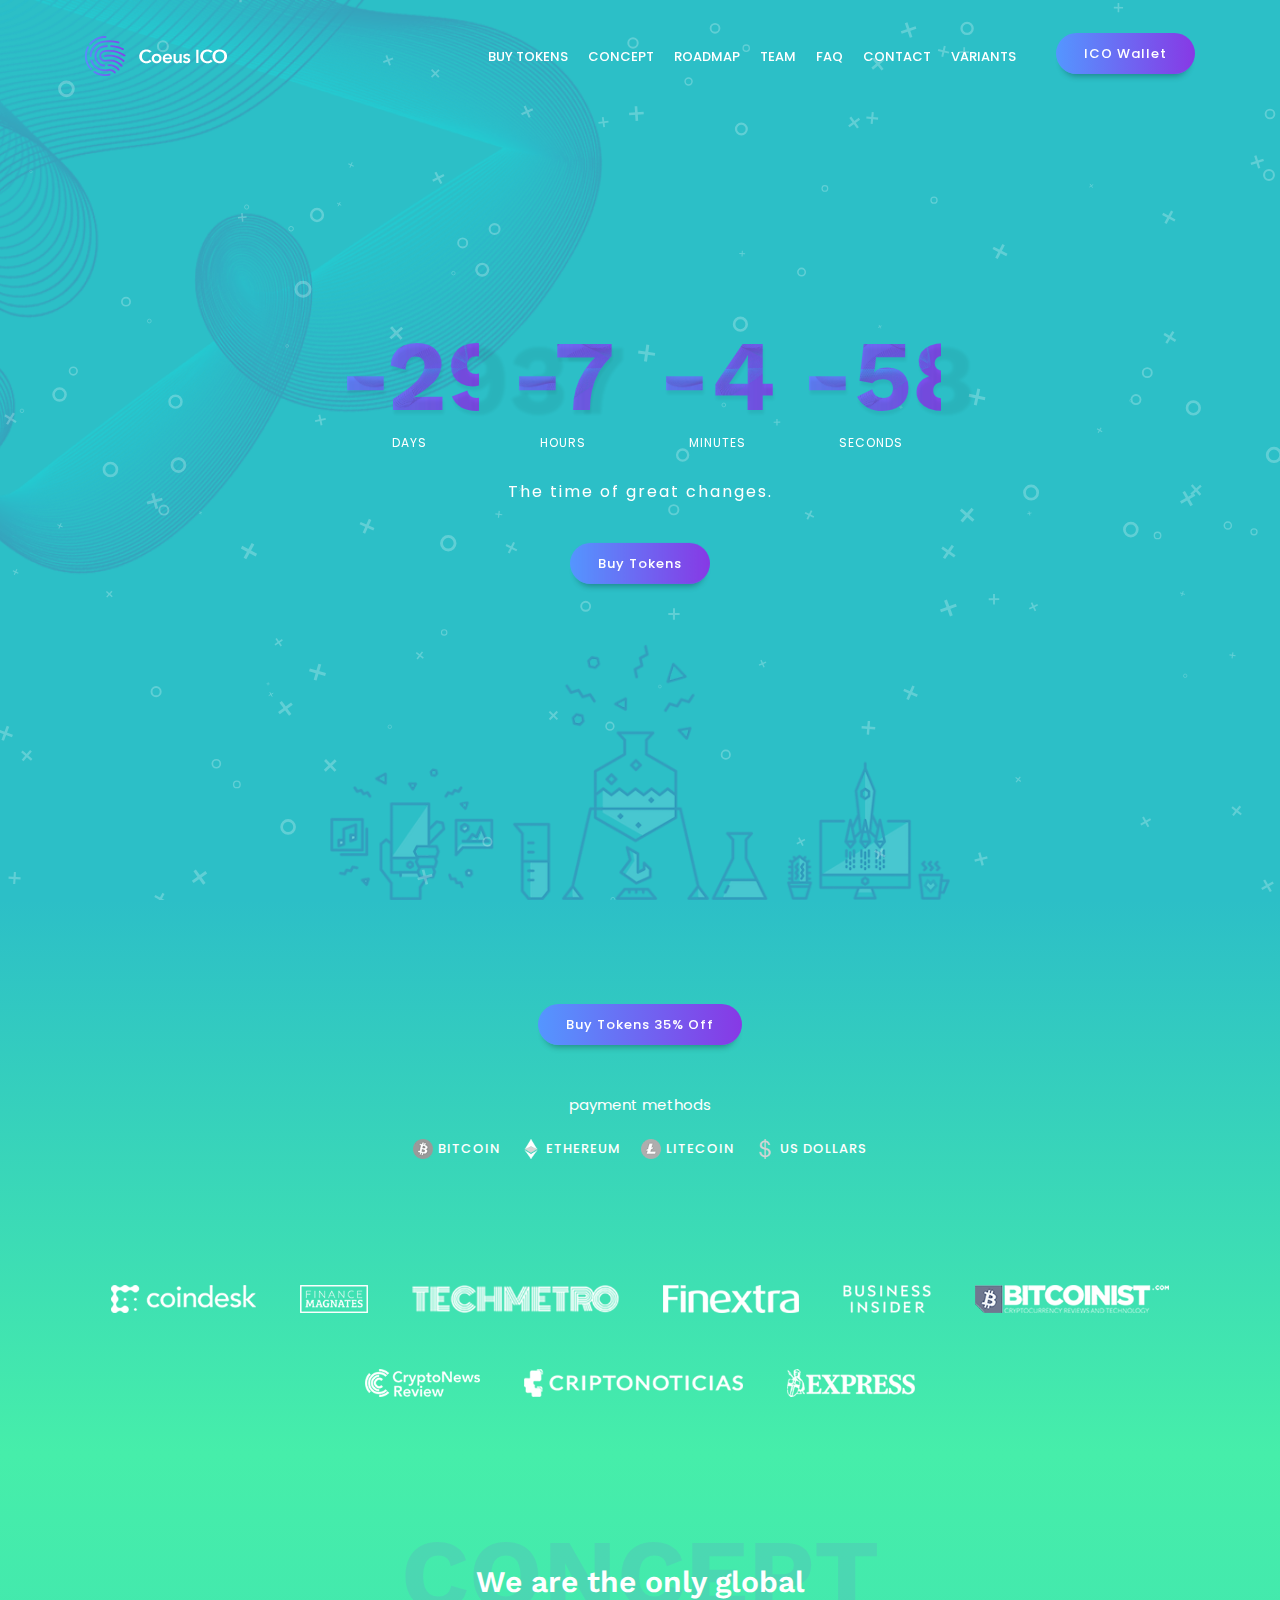
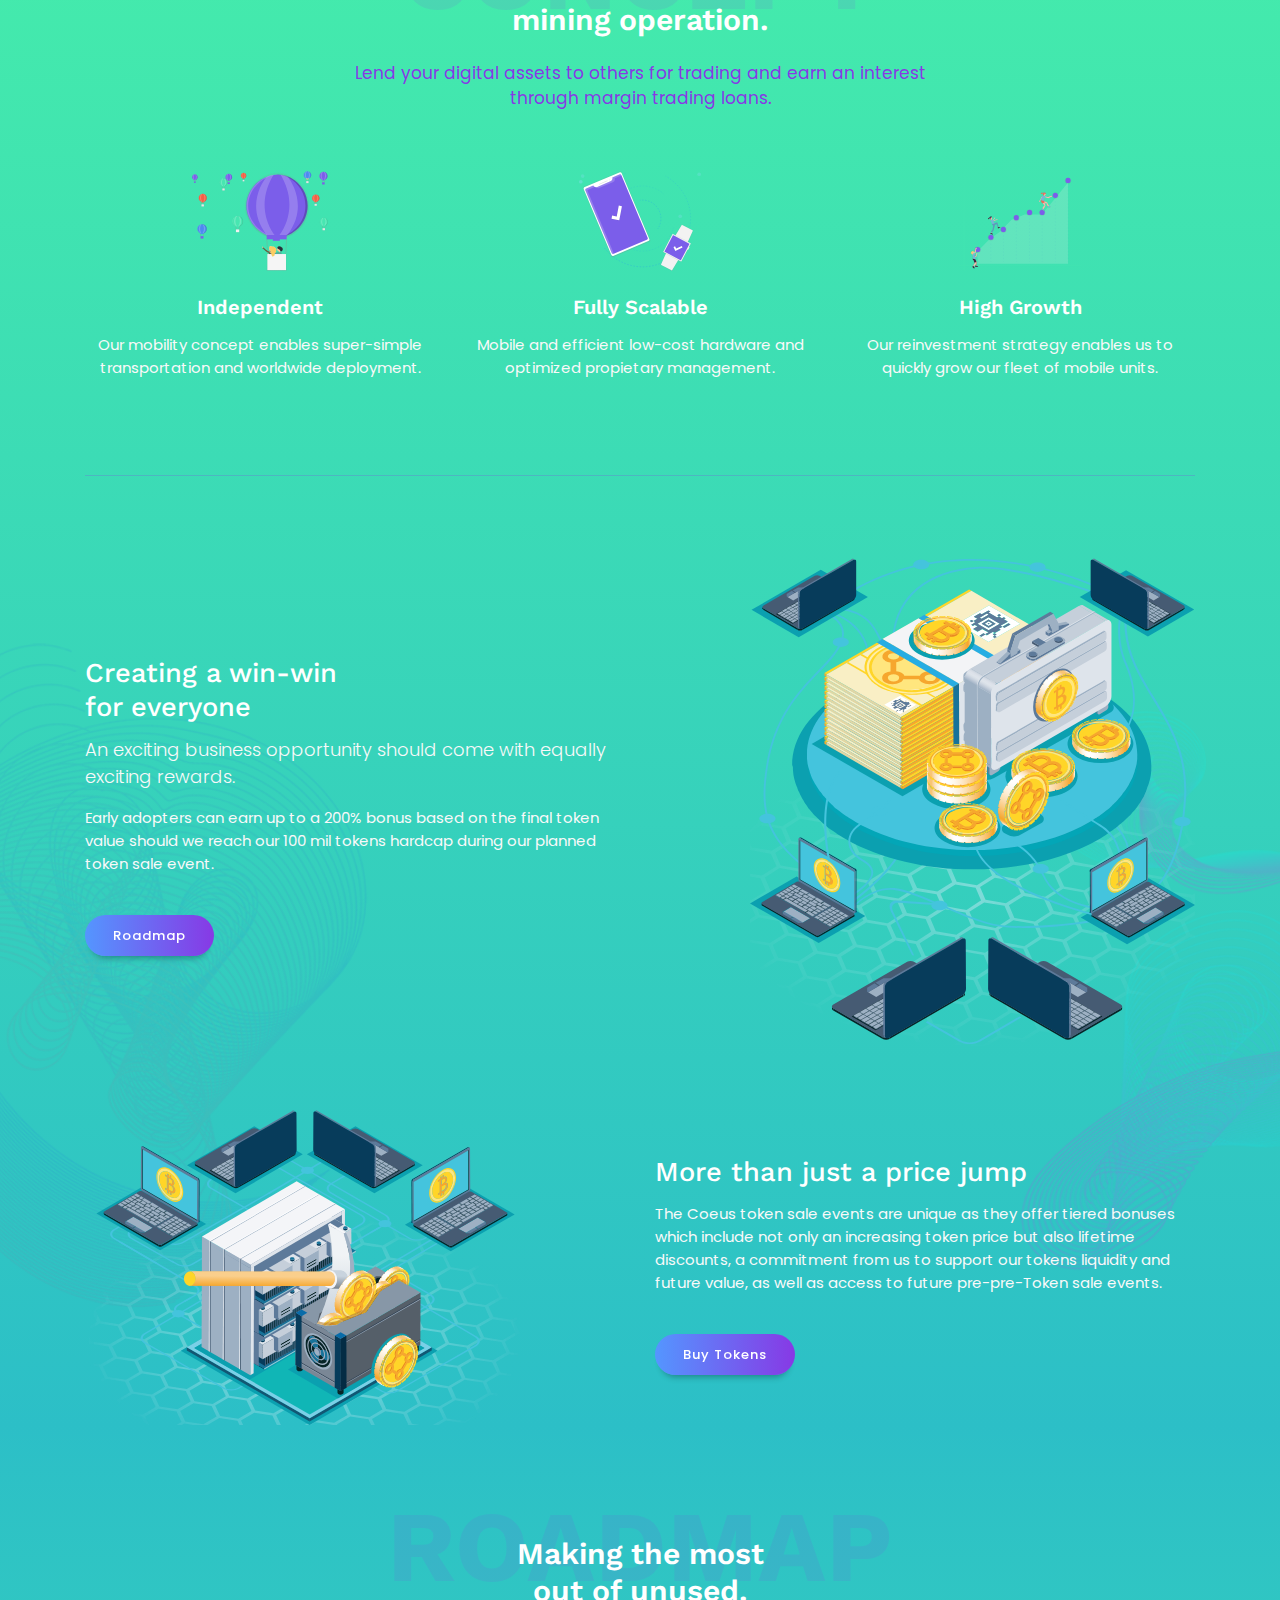
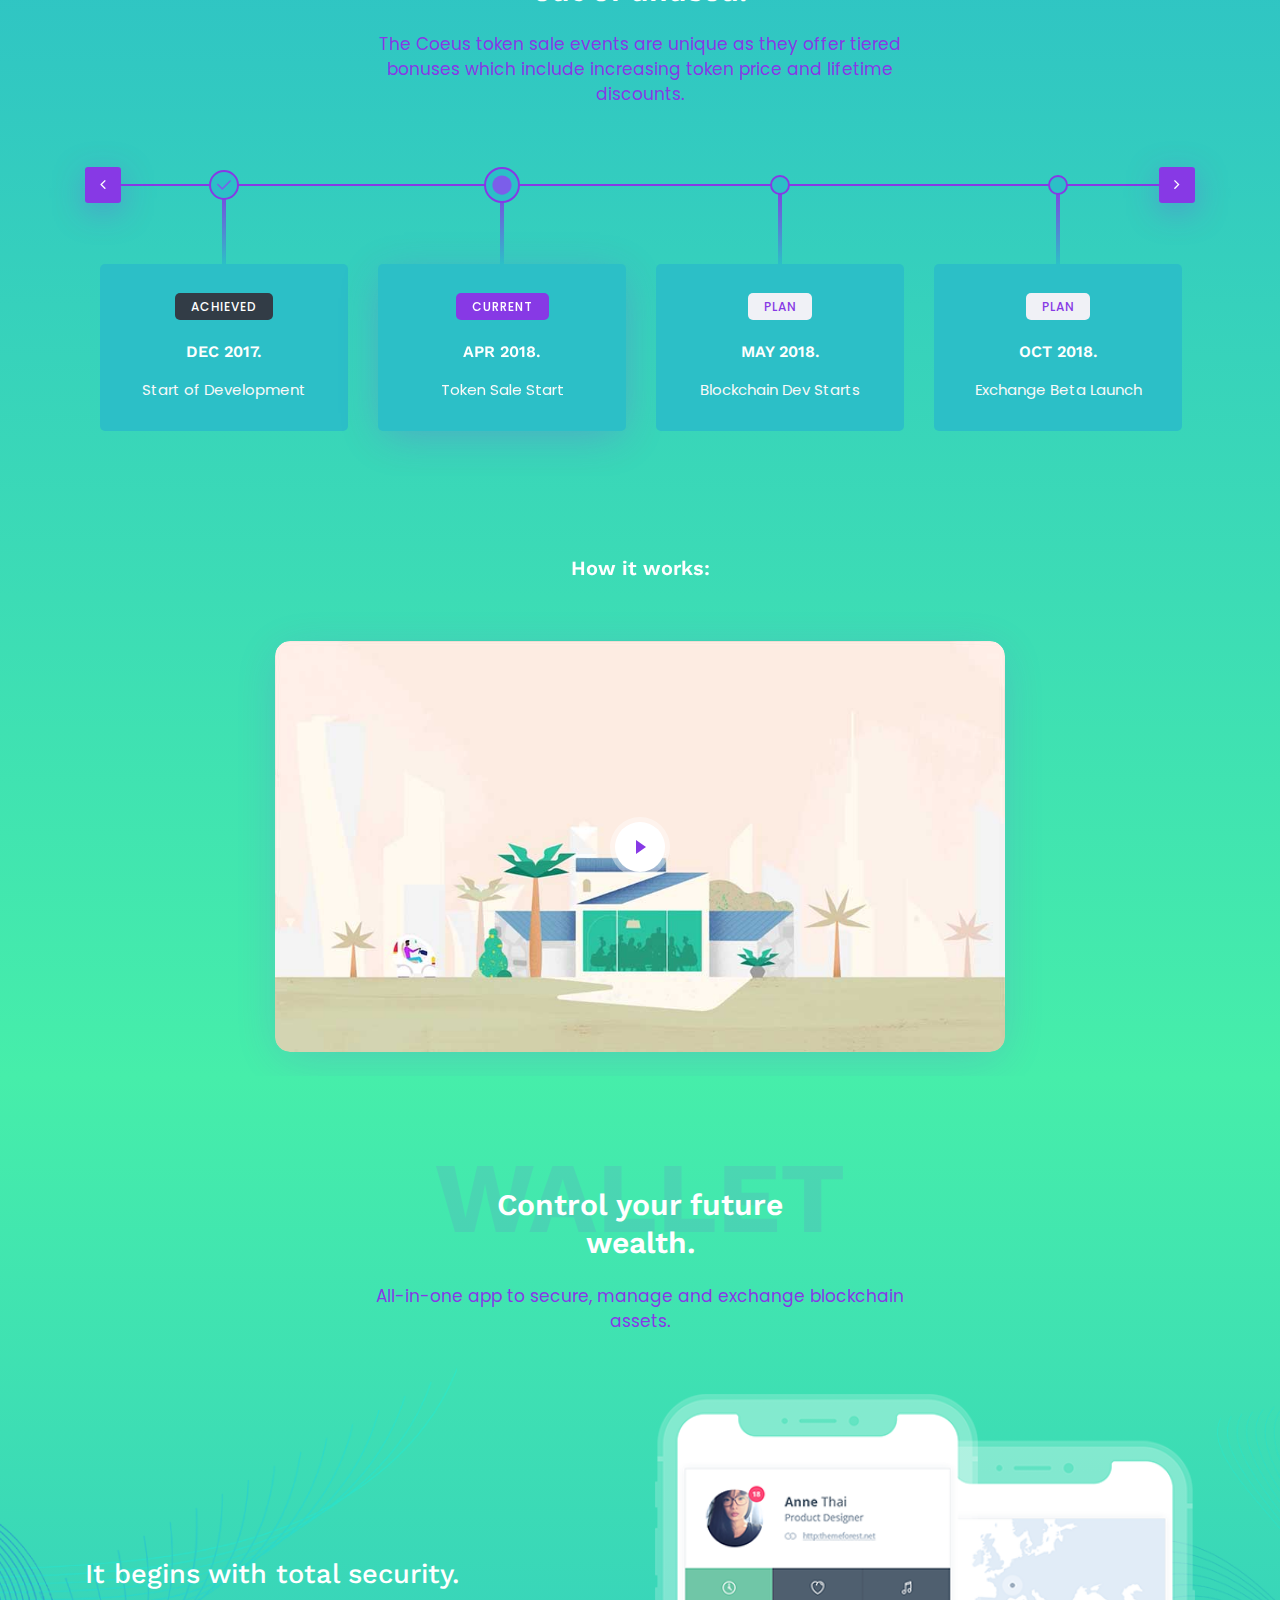
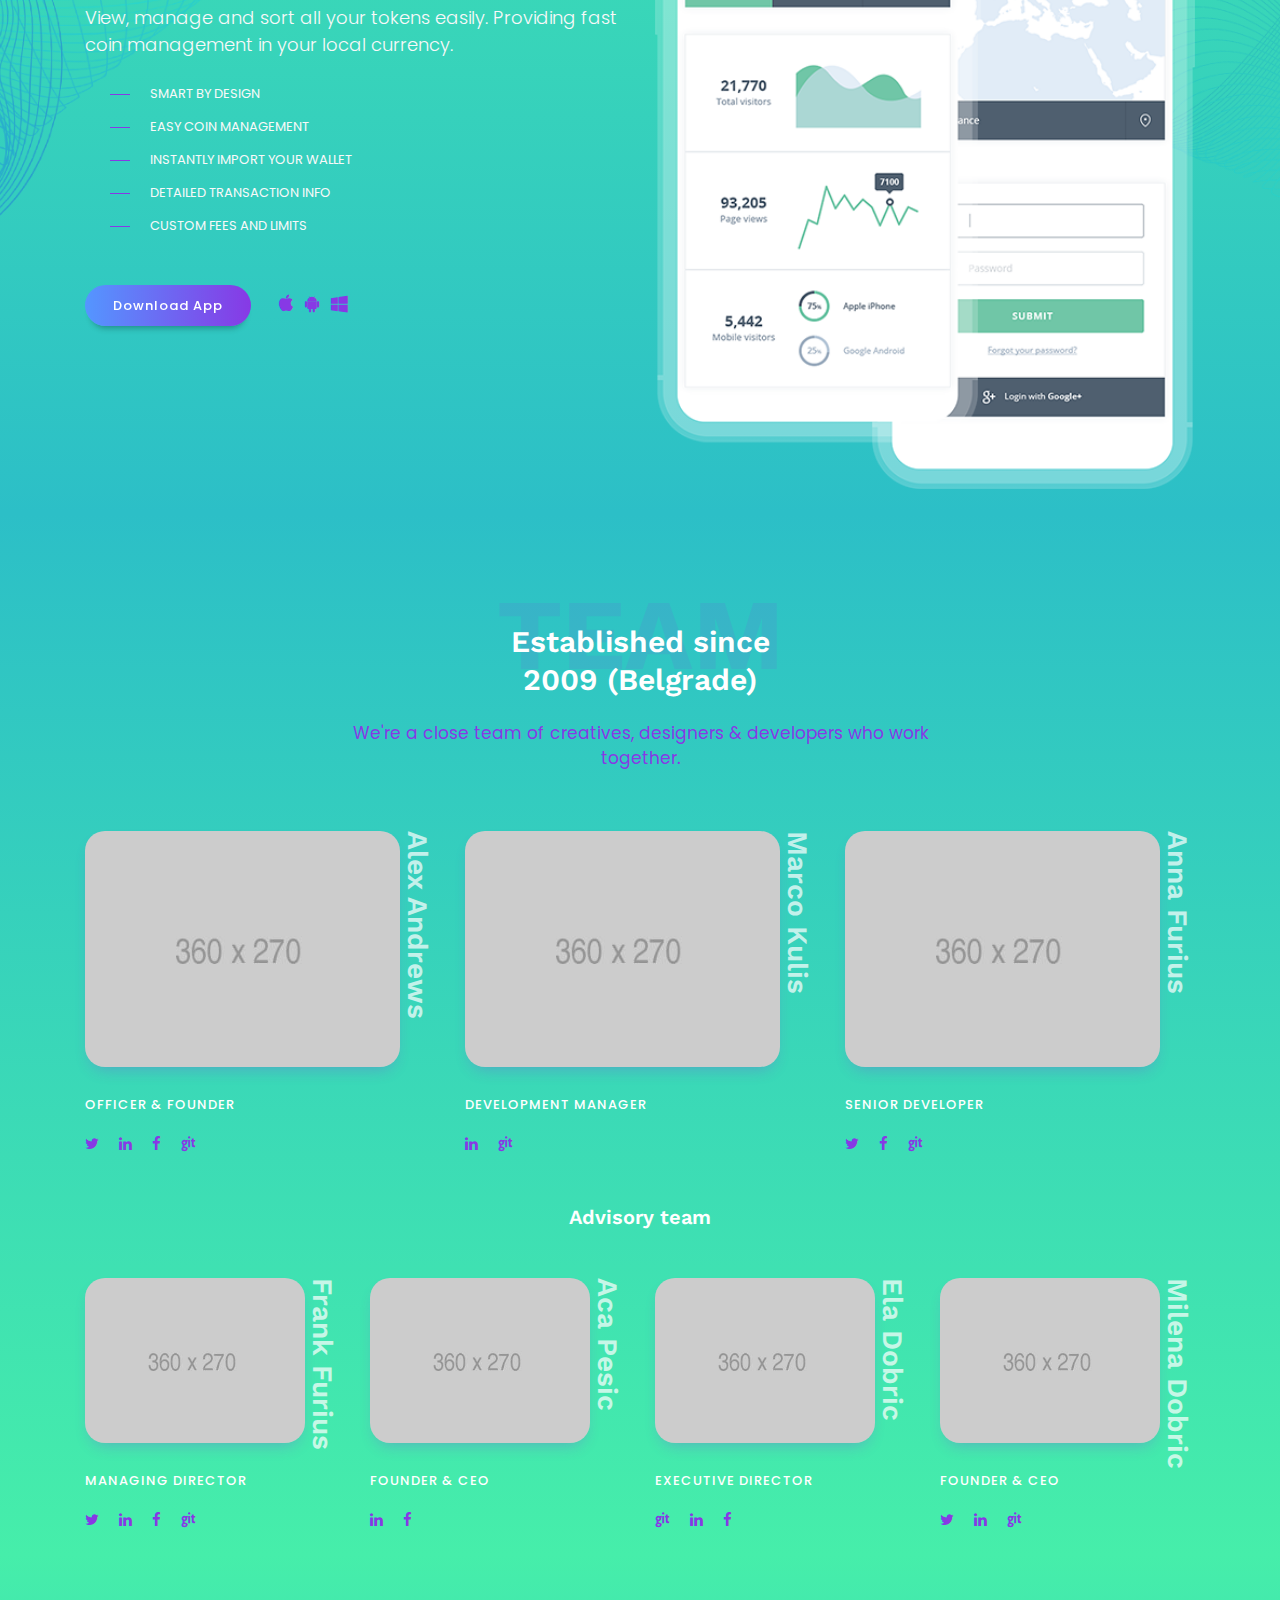
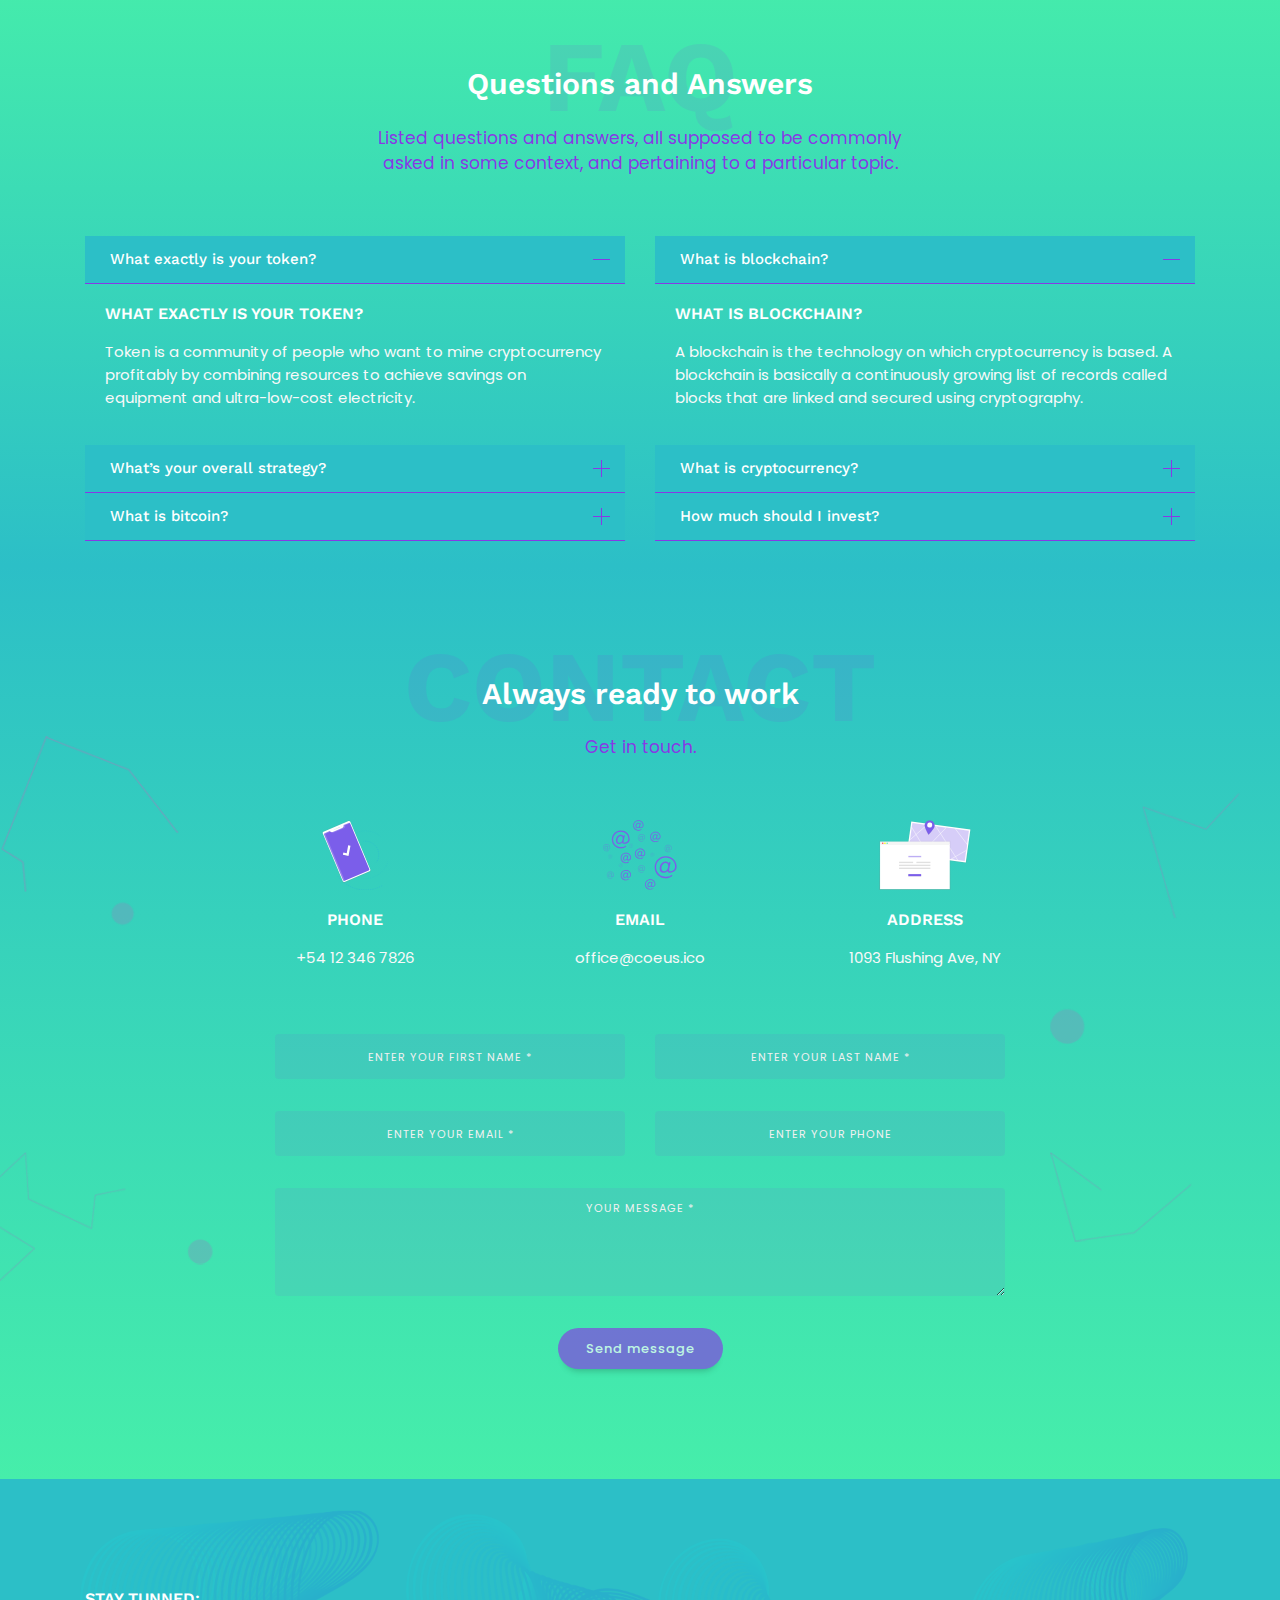
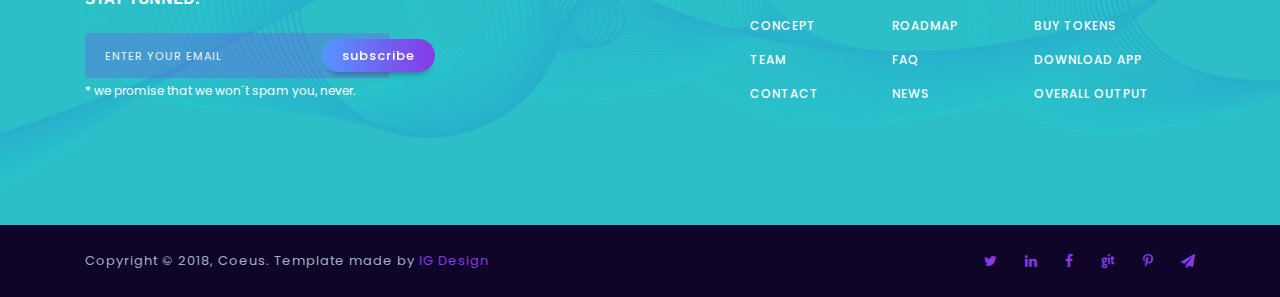
<file: Coeus template/index-11.html>
﻿<!DOCTYPE html>
<!--[if IE 8]><html class="no-js lt-ie9" lang="en"> <![endif]-->
<!--[if gt IE 8]>
<!--><html class="no-js" lang="en"><!--<![endif]-->
<head>

	<!-- Basic Page Needs
	================================================== -->
	<meta charset="utf-8">
	<title>Coeus</title>
	<meta name="description"  content="Creative Template" />
	<meta name="author" content="IG Design">
	<meta name="keywords"  content="ig design, website, design, html5, css3, jquery, creative, clean, animated, portfolio, blog, one-page, multi-page, corporate, business," />
	<meta property="og:title" content="Creative Template" />
	<meta property="og:type" content="website" />
	<meta property="og:url" content="" />
	<meta property="og:image" content="" />
	<meta property="og:image:width" content="470" />
	<meta property="og:image:height" content="246" />
	<meta property="og:site_name" content="" />
	<meta property="og:description" content="Professional Creative Template" />
	<meta name="twitter:card" content="summary_large_image" />
	<meta name="twitter:site" content="https://twitter.com/IvanGrozdic" />
	<meta name="twitter:domain" content="http://ivang-design.com/" />
	<meta name="twitter:title" content="" />
	<meta name="twitter:description" content="Professional Creative Template" />
	<meta name="twitter:image" content="http://ivang-design.com/" />

	<!-- Mobile Specific Metas
	================================================== -->
	<meta name="viewport" content="width=device-width, initial-scale=1, maximum-scale=1">
	<meta name="theme-color" content="#212121"/>
    <meta name="msapplication-navbutton-color" content="#212121"/>
    <meta name="apple-mobile-web-app-status-bar-style" content="#212121"/>

	<!-- Web Fonts 
	================================================== -->
	<link href="https://fonts.googleapis.com/css?family=Work+Sans:100,200,300,400,500,600,700,800,900" rel="stylesheet"/>
	<link href="https://fonts.googleapis.com/css?family=Poppins:100,100i,200,200i,300,300i,400,400i,500,500i,600,600i,700,700i,800,800i,900,900i" rel="stylesheet"/>
	<link href="https://fonts.googleapis.com/css?family=Crimson+Text:400,400i,600,600i,700,700i" rel="stylesheet"/>	
	
	<!-- CSS
	================================================== -->
	<link rel="stylesheet" href="css/bootstrap.min.css"/>
	<link rel="stylesheet" href="css/font-awesome.min.css"/>
	<link rel="stylesheet" href="css/owl.carousel.css"/>
	<link rel="stylesheet" href="css/owl.transitions.css"/>
	<link rel="stylesheet" href="css/style.css"/>
	<link rel="stylesheet" href="css/colors/color-gradient.css"/>
			
	<!-- Favicons
	================================================== -->
	<link rel="icon" type="image/png" href="favicon.png">
	<link rel="apple-touch-icon" href="apple-touch-icon.png">
	<link rel="apple-touch-icon" sizes="72x72" href="apple-touch-icon-72x72.png">
	<link rel="apple-touch-icon" sizes="114x114" href="apple-touch-icon-114x114.png">
	
	
</head>
<body>	

	<div class="loader blue">
		<svg version="1.1" id="Layer_1" xmlns="http://www.w3.org/2000/svg" xmlns:xlink="http://www.w3.org/1999/xlink" x="0px" y="0px"
		 width="24px" height="30px" viewBox="0 0 24 30" style="enable-background:new 0 0 50 50;" xml:space="preserve">
			<rect x="0" y="0" width="4" height="10" fill="#333">
				<animateTransform attributeType="xml"
				attributeName="transform" type="translate"
				values="0 0; 0 20; 0 0"
				begin="0" dur="0.6s" repeatCount="indefinite" />
			</rect>
			<rect x="10" y="0" width="4" height="10" fill="#333">
				<animateTransform attributeType="xml"
				attributeName="transform" type="translate"
				values="0 0; 0 20; 0 0"
				begin="0.2s" dur="0.6s" repeatCount="indefinite" />
			</rect>
			<rect x="20" y="0" width="4" height="10" fill="#333">
				<animateTransform attributeType="xml"
				attributeName="transform" type="translate"
				values="0 0; 0 20; 0 0"
				begin="0.4s" dur="0.6s" repeatCount="indefinite" />
			</rect>
		</svg>	
	</div>
						

	
	<!-- Nav and Logo
	================================================== -->
	
	<div id="menu-wrap" class="menu-back cbp-af-header dark">
		<div class="container">
			<div class="row">
				<div class="col-12">
					<nav class="navbar navbar-expand-lg navbar-light bg-light mx-lg-0">
						<a class="navbar-brand" href="index.html"><img src="img/logo-blue.png" alt=""></a>
						<button class="navbar-toggler" type="button" data-toggle="collapse" data-target="#navbarSupportedContent" aria-controls="navbarSupportedContent" aria-expanded="false" aria-label="Toggle navigation">
							<span class="navbar-toggler-icon">
								<span class="menu-icon__line menu-icon__line-left"></span>
								<span class="menu-icon__line"></span>
								<span class="menu-icon__line menu-icon__line-right"></span>
							</span>
						</button>

						<div class="collapse navbar-collapse" id="navbarSupportedContent">
							<ul class="navbar-nav ml-auto">
								<li class="nav-item">
									<a class="nav-link" href="#buy">Buy Tokens</a>
								</li>
								<li class="nav-item">
									<a class="nav-link" href="#concept">Concept</a>
								</li>
								<li class="nav-item">
									<a class="nav-link" href="#roadmap">Roadmap</a>
								</li>
								<li class="nav-item">
									<a class="nav-link" href="#team">Team</a>
								</li>
								<li class="nav-item">
									<a class="nav-link" href="#faq">FAQ</a>
								</li>
								<li class="nav-item">
									<a class="nav-link" href="#contact">Contact</a>
								</li>
								<li class="nav-item">
									<a class="nav-link no-line" href="#">Variants</a>
									<ul class="background-gradient-dark sub-shadow">
										<li><a href="index.html">From developers</a></li>
										<li><a href="index-11.html" class="active-subnav">Countdown gradient</a></li>
										<li><a href="index-2.html">Crowdsale</a></li>
										<li><a href="index-9.html">Azure blockchain - animated</a></li>
										<li><a href="index-3.html">From developers - dark</a></li>
										<li><a href="index-4.html">Crowdsale - dark</a></li>
										<li><a href="index-5.html">From developers - animated</a></li>
										<li><a href="index-10.html">Countdown gradient anime</a></li>
										<li><a href="index-6.html">Crowdsale - animated</a></li>
										<li><a href="index-7.html">From developers - anime dark</a></li>
										<li><a href="index-8.html">Crowdsale - animated dark</a></li>
									</ul>
								</li>
								<li class="nav-item mt-2">
									<a class="btn btn-primary btn-gradient js-tilt" href="#app" role="button" data-tilt-perspective="300" data-tilt-speed="700" data-tilt-max="24"><span>ICO Wallet</span></a>
								</li>
							</ul>
						</div>
					</nav>				
				</div>
			</div>
		</div>
	</div>

	
	<!-- Primary Page Layout
	================================================== -->

	<div class="section full-height hide-over background-light-green-1 background-image-cover" style="background-image: url('img/background-blue.png');">
		<div class="section full-height hide-over background-image-cover-bottom" style="background-image: url('img/background-home.png');">
			<div class="hero-center-wrap">
				<div class="container">
					<div class="row">
						<div class="col-lg-12 text-center align-self-center z-bigger parallax-fade-top">
							<div class="countdown gradient-ver">
								<div class="section">
									<ul>
										<li><span id="days"></span>days</li>
										<li><span id="hours"></span>hours</li>
										<li><span id="minutes"></span>minutes</li>
										<li><span id="seconds"></span>seconds</li>
									</ul>
								</div>
							</div>
							<p class="mt-3 mb-4 pb-3 font-weight-normal text-white">The time of great changes.</p>
							<a class="btn btn-primary btn-gradient mx-0 js-tilt" href="#buy" role="button" data-tilt-perspective="300" data-tilt-speed="700" data-tilt-max="24" data-gal="m_PageScroll2id" data-ps2id-offset="68" ><span>Buy Tokens</span></a>
						</div>
					</div>
				</div>
			</div>
			<canvas id="canvas-x-o"></canvas>
		</div>	
	</div>

	<div class="section z-bigger padding-top background-gradient-green" id="buy">
		<div class="container">
			<div class="row">
				<div class="col-md-12 text-center mt-4">
					<a class="btn btn-primary btn-gradient js-tilt" href="#" role="button" data-tilt-perspective="300" data-tilt-speed="700" data-tilt-max="24"><span>Buy Tokens 35% Off</span></a>
				</div>
				<div class="col-md-12 mt-5">
					<p class="text-center text-white">payment methods</p>
				</div>
				<div class="col-md-12 mt-1">
					<ul class="payment-methods text-white">
						<li><img src="img/bitcoin.png" alt=""><p>bitcoin</p></li>
						<li><img src="img/etherium-light.png" alt=""><p>ethereum</p></li>
						<li><img src="img/litecoin.png" alt=""><p>litecoin</p></li>
						<li><img src="img/usd-light.png" alt=""><p>US Dollars</p></li>
					</ul>
				</div>
			</div>
		</div>
		<div class="section padding-top-big">
			<div class="container">
				<div class="row">
					<div class="col-md-12">
						<ul class="logo-wrap">
							<li><img src="img/logos/1-light.png" alt=""></li>
							<li><img src="img/logos/2-light.png" alt=""></li>
							<li><img src="img/logos/3-light.png" alt=""></li>
							<li><img src="img/logos/4-light.png" alt=""></li>
							<li><img src="img/logos/5-light.png" alt=""></li>
							<li><img src="img/logos/6-light.png" alt=""></li>
							<li><img src="img/logos/7-light.png" alt=""></li>
							<li><img src="img/logos/8-light.png" alt=""></li>
							<li><img src="img/logos/9-light.png" alt=""></li>
						</ul>
					</div>
				</div>	
			</div>
		</div>
	</div> 

	<div class="section padding-top-big background-gradient-green-re" id="concept">
		<div class="container">
			<div class="row">
				<div class="col-md-12">
					<div class="title-wrap text-center">
						<div class="back-title">concept</div>
						<h3 class="text-white">We are the only global<br>mining operation.</h3>
						<p class="color-pr">Lend your digital assets to others for trading and earn an interest through margin trading loans.</p>
					</div>
				</div>
				<div class="col-md-4">
					<div class="concept-box">
						<img class="mb-4" src="img/con-1.svg" alt="">
						<h5 class="text-white">Independent</h5>
						<p class="text-grey">Our mobility concept enables super-simple transportation and worldwide deployment.</p>
					</div>
				</div>
				<div class="col-md-4 mt-4 mt-md-0">
					<div class="concept-box">
						<img class="mb-4" src="img/con-2.svg" alt="">
						<h5 class="text-white">Fully Scalable</h5>
						<p class="text-grey">Mobile and efficient low-cost hardware and optimized propietary management.</p>
					</div>
				</div>
				<div class="col-md-4 mt-4 mt-md-0">
					<div class="concept-box">
						<img class="mb-4" src="img/con-3.svg" alt="">
						<h5 class="text-white">High Growth</h5>
						<p class="text-grey">Our reinvestment strategy enables us to quickly grow our fleet of mobile units.</p>
					</div>
				</div>
				<div class="col-md-12 padding-top-bottom">
					<div class="line-sep"></div>
				</div>
			</div>	
		</div>
		<div class="section background-image-cover" style="background-image: url('img/background-blue-1.png');">
			<div class="container">
				<div class="row">
					<div class="col-md-6 align-self-center">
						<h4 class="text-white">Creating a win-win<br>for everyone</h4>
						<p class="lead text-grey">An exciting business opportunity should come with equally exciting rewards.</p>
						<p class="text-grey">Early adopters can earn up to a 200% bonus based on the final token value should we reach our 100 mil tokens hardcap during our planned token sale event.</p>
						<a class="btn btn-primary btn-gradient mt-4 mx-0 js-tilt" href="#roadmap" data-gal="m_PageScroll2id" data-ps2id-offset="68" role="button" data-tilt-perspective="300" data-tilt-speed="700" data-tilt-max="24"><span>Roadmap</span></a>
					</div>
					<div class="col-md-5 offset-md-1 order-first order-md-last mb-4 mb-md-0">
						<div class="img-wrap">
							<img src="img/1.svg" alt="">
						</div>
					</div>
				</div>	
			</div>	
			<div class="container">
				<div class="row">
					<div class="col-md-12 my-4"></div>
				</div>	
			</div>
			<div class="container">
				<div class="row">
					<div class="col-md-5 mb-4 mb-md-0">
						<div class="img-wrap">
							<img src="img/2.svg" alt="">
						</div>
					</div>
					<div class="col-md-6 offset-md-1 align-self-center">
						<h4 class="text-white">More than just a price jump</h4>
						<p class="text-grey">The Coeus token sale events are unique as they offer tiered bonuses which include not only an increasing token price but also lifetime discounts, a commitment from us to support our tokens liquidity and future value, as well as access to future pre-pre-Token sale events.</p>
						<a class="btn btn-primary btn-gradient mt-4 mx-0 js-tilt" href="#buy" data-gal="m_PageScroll2id" data-ps2id-offset="120" role="button" data-tilt-perspective="300" data-tilt-speed="700" data-tilt-max="24"><span>Buy Tokens</span></a>
					</div>
				</div>	
			</div>	
		</div>	
	</div>

	<div class="section padding-top-big pb-4 background-gradient-green" id="roadmap">
		<div class="container">
			<div class="row">
				<div class="col-md-12">
					<div class="title-wrap text-center">
						<div class="back-title">roadmap</div>
						<h3 class="text-white">Making the most<br>out of unused.</h3>
						<p class="color-pr">The Coeus token sale events are unique as they offer tiered bonuses which include increasing token price and lifetime discounts.</p>
					</div>
				</div>
				<div class="col-md-12">
					<div class="customNavigation">
						<a class="prev-roadmap dark"><i class="fa fa-angle-left"></i></a>
						<a class="next-roadmap dark"><i class="fa fa-angle-right"></i></a>
					</div>
					<div id="owl-roadmap" class="owl-carousel owl-theme">											
						<div class="item blue-gradient">						 
							<div class="roadmap-box background-light-green-1">
								<p class="mb-4 achieved"><span>Achieved</span></p>
								<h6 class="text-white">Dec 2017.</h6>
								<p class="text-grey">Start of Development</p>
							</div>	
						</div>											
						<div class="item blue-gradient"> 						 
							<div class="roadmap-box current-road background-light-green-1 roadmap-shadow">
								<p class="mb-4"><span>Current</span></p>
								<h6 class="text-white">Apr 2018.</h6>
								<p class="text-grey">Token Sale Start</p>
							</div>	
						</div>												
						<div class="item blue-gradient"> 						 
							<div class="roadmap-box next-road background-light-green-1">
								<p class="mb-4 plan"><span>Plan</span></p>
								<h6 class="text-white">May 2018.</h6>
								<p class="text-grey">Blockchain Dev Starts</p>
							</div>	
						</div>											
						<div class="item blue-gradient"> 						 
							<div class="roadmap-box next-road background-light-green-1">
								<p class="mb-4 plan"><span>Plan</span></p>
								<h6 class="text-white">Oct 2018.</h6>
								<p class="text-grey">Exchange Beta Launch</p>
							</div>	
						</div>											
						<div class="item blue-gradient"> 						 
							<div class="roadmap-box next-road background-light-green-1">
								<p class="mb-4 plan"><span>Plan</span></p>
								<h6 class="text-white">Jan 2019.</h6>
								<p class="text-grey">Expanded Licensing</p>
							</div>	
						</div>											
						<div class="item blue-gradient"> 						 
							<div class="roadmap-box next-road background-light-green-1">
								<p class="mb-4 plan"><span>Plan</span></p>
								<h6 class="text-white">Mar 2019.</h6>
								<p class="text-grey">Debit Card Launch</p>
							</div>	
						</div>											
						<div class="item blue-gradient"> 						 
							<div class="roadmap-box next-road background-light-green-1">
								<p class="mb-4 plan"><span>Plan</span></p>
								<h6 class="text-white">May 2019.</h6>
								<p class="text-grey">Partnership For Future</p>
							</div>	
						</div>							
					</div>
				</div>
				<div class="col-md-12 padding-top">
					<div class="title-wrap text-center">
						<h5 class="text-white">How it works:</h5>
					</div>
				</div>
				<div class="col-md-8 offset-md-2">
					<div class="video-section video-shadow">
						<figure class="vimeo"> 
							<a href="https://player.vimeo.com/video/239566739">
								<img src="img/video-green.jpg" alt="image"/>
							</a>
						</figure>
					</div>
				</div>
			</div>	
		</div>
	
	</div>

	<div class="section padding-top-big pb-4 background-gradient-green-re" id="app">
		<div class="section background-image-cover" style="background-image: url('img/background-blue-2.png');">
			<div class="container">
				<div class="row">
					<div class="col-md-12">
						<div class="title-wrap text-center">
							<div class="back-title">wallet</div>
							<h3 class="text-white">Control your future<br>wealth.</h3>
							<p class="color-pr">All-in-one app to secure, manage and exchange blockchain assets.</p>
						</div>
					</div>
				</div>	
			</div>
			<div class="container">
				<div class="row">
					<div class="col-md-6 align-self-center">
						<h4 class="text-white">It begins with total security.</h4>
						<p class="lead text-grey">View, manage and sort all your tokens easily. Providing fast coin management in your local currency.</p>
						<ul class="app-list mb-5 mt-4">
							<li class="text-grey">Smart by design</li>
							<li class="text-grey">Easy Coin Management</li>
							<li class="text-grey">Instantly import your wallet</li>
							<li class="text-grey">Detailed transaction info</li>
							<li class="text-grey">Custom fees and limits</li>
						</ul>
						<a class="btn btn-primary btn-gradient mx-0 js-tilt" href="#" role="button" data-tilt-perspective="300" data-tilt-speed="700" data-tilt-max="24"><span>Download App</span></a>
						<a class="app-btn ml-4" href="#"><i class="fa fa-apple"></i></a>
						<a class="app-btn ml-2" href="#"><i class="fa fa-android"></i></a>
						<a class="app-btn ml-2" href="#"><i class="fa fa-windows"></i></a>
					</div>
					<div class="col-md-6 order-first order-md-last mb-4 mb-md-0">
						<div class="img-wrap">
							<img src="img/app-blue.png" alt="">
						</div>
					</div>
				</div>	
			</div>	
		</div>
	</div>

	<div class="section padding-top-big pb-4 background-gradient-green" id="team">
		<div class="container">
			<div class="row">
				<div class="col-md-12">
					<div class="title-wrap text-center">
						<div class="back-title">team</div>
						<h3 class="text-white">Established since<br>2009 (Belgrade)</h3>
						<p class="color-pr">We're a close team of creatives, designers & developers who work together.</p>
					</div>
				</div>
			</div>	
		</div>
		<div class="container">
			<div class="row justify-content-center">
				<div class="col-lg-4 col-md-6 mb-5 mb-lg-0">
					<div class="team-wrap dark">
						<a class="d-inline" data-toggle="modal" data-target="#team-modal-1">
							<div class="team-img-wrap rounded dark js-tilt" data-tilt-perspective="700" data-tilt-speed="700" data-tilt-max="24">
								<img src="img/t5.jpg" alt="">
							</div>
						</a>
						<h6>Alex Andrews</h6>
						<p>Officer & Founder</p>
						<a class="app-btn" href="#"><i class="fa fa-twitter"></i></a>
						<a class="app-btn ml-3" href="#"><i class="fa fa-linkedin"></i></a>
						<a class="app-btn ml-3" href="#"><i class="fa fa-facebook"></i></a>
						<a class="app-btn ml-3" href="#"><i class="fa fa-git"></i></a>
					</div>
				</div>
				<div class="col-lg-4 col-md-6 mb-5 mb-lg-0">
					<div class="team-wrap dark">
						<a class="d-inline" data-toggle="modal" data-target="#team-modal-2">
							<div class="team-img-wrap rounded dark js-tilt" data-tilt-perspective="700" data-tilt-speed="700" data-tilt-max="24">
								<img src="img/t6.jpg" alt="">
							</div>
						</a>
						<h6>Marco Kulis</h6>
						<p>Development manager</p>
						<a class="app-btn" href="#"><i class="fa fa-linkedin"></i></a>
						<a class="app-btn ml-3" href="#"><i class="fa fa-git"></i></a>
					</div>
				</div>
				<div class="col-lg-4 col-md-6">
					<div class="team-wrap dark">
						<a class="d-inline" data-toggle="modal" data-target="#team-modal-3">
							<div class="team-img-wrap rounded dark js-tilt" data-tilt-perspective="700" data-tilt-speed="700" data-tilt-max="24">
								<img src="img/t7.jpg" alt="">
							</div>
						</a>
						<h6>Anna Furius</h6>
						<p>Senior Developer</p>
						<a class="app-btn" href="#"><i class="fa fa-twitter"></i></a>
						<a class="app-btn ml-3" href="#"><i class="fa fa-facebook"></i></a>
						<a class="app-btn ml-3" href="#"><i class="fa fa-git"></i></a>
					</div>
				</div>
				<div class="col-md-12 padding-top-small">
					<div class="title-wrap text-center mb-5">
						<h5 class="text-white">Advisory team</h5>
					</div>
				</div>
				<div class="col-xl-3 col-md-6 mb-5 mb-xl-0">
					<div class="team-wrap dark">
						<a class="d-inline" data-toggle="modal" data-target="#team-modal-4">
							<div class="team-img-wrap rounded dark js-tilt" data-tilt-perspective="700" data-tilt-speed="700" data-tilt-max="24">
								<img src="img/t1.jpg" alt="">
							</div>
						</a>
						<h6>Frank Furius</h6>
						<p>Managing Director</p>
						<a class="app-btn" href="#"><i class="fa fa-twitter"></i></a>
						<a class="app-btn ml-3" href="#"><i class="fa fa-linkedin"></i></a>
						<a class="app-btn ml-3" href="#"><i class="fa fa-facebook"></i></a>
						<a class="app-btn ml-3" href="#"><i class="fa fa-git"></i></a>
					</div>
				</div>
				<div class="col-xl-3 col-md-6 mb-5 mb-xl-0">
					<div class="team-wrap dark">
						<a class="d-inline" data-toggle="modal" data-target="#team-modal-5">
							<div class="team-img-wrap rounded dark js-tilt" data-tilt-perspective="700" data-tilt-speed="700" data-tilt-max="24">
								<img src="img/t2.jpg" alt="">
							</div>
						</a>
						<h6>Aca Pesic</h6>
						<p>Founder & CEO</p>
						<a class="app-btn" href="#"><i class="fa fa-linkedin"></i></a>
						<a class="app-btn ml-3" href="#"><i class="fa fa-facebook"></i></a>
					</div>
				</div>
				<div class="col-xl-3 col-md-6 mb-5 mb-xl-0">
					<div class="team-wrap dark">
						<a class="d-inline" data-toggle="modal" data-target="#team-modal-6">
							<div class="team-img-wrap rounded dark js-tilt" data-tilt-perspective="700" data-tilt-speed="700" data-tilt-max="24">
								<img src="img/t3.jpg" alt="">
							</div>
						</a>
						<h6>Ela Dobric</h6>
						<p>Executive Director</p>
						<a class="app-btn" href="#"><i class="fa fa-git"></i></a>
						<a class="app-btn ml-3" href="#"><i class="fa fa-linkedin"></i></a>
						<a class="app-btn ml-3" href="#"><i class="fa fa-facebook"></i></a>
					</div>
				</div>
				<div class="col-xl-3 col-md-6">
					<div class="team-wrap dark">
						<a class="d-inline" data-toggle="modal" data-target="#team-modal-7">
							<div class="team-img-wrap rounded dark js-tilt" data-tilt-perspective="700" data-tilt-speed="700" data-tilt-max="24">
								<img src="img/t4.jpg" alt="">
							</div>
						</a>
						<h6>Milena Dobric</h6>
						<p>Founder & CEO</p>
						<a class="app-btn" href="#"><i class="fa fa-twitter"></i></a>
						<a class="app-btn ml-3" href="#"><i class="fa fa-linkedin"></i></a>
						<a class="app-btn ml-3" href="#"><i class="fa fa-git"></i></a>
					</div>
				</div>
			</div>	
		</div>
	</div>

	<!-- Modal Team 1-->

	<div class="modal fade bd-example-modal-lg" id="team-modal-1" tabindex="-1" role="dialog" aria-labelledby="team-modal-1" aria-hidden="true">
		<div class="modal-dialog modal-dialog-centered modal-lg" role="document">
			<div class="modal-content">
				<div class="modal-img-wrap" style="background-image: url('img/t5-modal.jpg')"></div>
				<div class="modal-header">
					<button type="button" class="close" data-dismiss="modal" aria-label="Close">
						<span aria-hidden="true"></span>
					</button>
				</div>
				<div class="modal-body">
					<div class="container">
						<div class="row">
							<div class="col-md-12 mb-4">
								<h3 class="mb-0">Alex Andrews</h3>
								<p class="lead">Officer & Founder</p>
							</div>
							<div class="col-xl-12">
								<p class="mb-3">Design must reflect the practical and aesthetic in business but above all... good design must primarily serve people.</p>
								<ul class="app-list mt-4">
									<li>Lead marketing</li>
									<li>Run logistics strategy</li>
									<li>Advised software</li>
								</ul>
								<p class="mt-4 mb-0"><small>html</small></p>
								<div class="progress mt-1 mb-2">
									<div class="progress-bar" style="width: 83%" role="progressbar" aria-valuenow="83" aria-valuemin="0" aria-valuemax="100"></div>
								</div>
								<p class="mb-0"><small>css</small></p>
								<div class="progress mt-1 mb-2">
									<div class="progress-bar" style="width: 75%" role="progressbar" aria-valuenow="75" aria-valuemin="0" aria-valuemax="100"></div>
								</div>
								<p class="mb-0"><small>php</small></p>
								<div class="progress mt-1 mb-4">
									<div class="progress-bar" style="width: 93%" role="progressbar" aria-valuenow="93" aria-valuemin="0" aria-valuemax="100"></div>
								</div>
							</div>
						</div>	
					</div>
				</div>
			</div>
		</div>
	</div>

	<!-- Modal Team 2-->

	<div class="modal fade bd-example-modal-lg" id="team-modal-2" tabindex="-1" role="dialog" aria-labelledby="team-modal-2" aria-hidden="true">
		<div class="modal-dialog modal-dialog-centered modal-lg" role="document">
			<div class="modal-content">
				<div class="modal-img-wrap" style="background-image: url('img/t6-modal.jpg')"></div>
				<div class="modal-header">
					<button type="button" class="close" data-dismiss="modal" aria-label="Close">
						<span aria-hidden="true"></span>
					</button>
				</div>
				<div class="modal-body">
					<div class="container">
						<div class="row">
							<div class="col-md-12 mb-4">
								<h3 class="mb-0">Marco Kulis</h3>
								<p class="lead">Officer & Founder</p>
							</div>
							<div class="col-xl-12">
								<p class="mb-3">Design must reflect the practical and aesthetic in business but above all... good design must primarily serve people.</p>
								<ul class="app-list mt-4">
									<li>Lead marketing</li>
									<li>Run logistics strategy</li>
									<li>Advised software</li>
								</ul>
								<p class="mt-4 mb-0"><small>html</small></p>
								<div class="progress mt-1 mb-2">
									<div class="progress-bar" style="width: 83%" role="progressbar" aria-valuenow="83" aria-valuemin="0" aria-valuemax="100"></div>
								</div>
								<p class="mb-0"><small>css</small></p>
								<div class="progress mt-1 mb-2">
									<div class="progress-bar" style="width: 75%" role="progressbar" aria-valuenow="75" aria-valuemin="0" aria-valuemax="100"></div>
								</div>
								<p class="mb-0"><small>php</small></p>
								<div class="progress mt-1 mb-4">
									<div class="progress-bar" style="width: 93%" role="progressbar" aria-valuenow="93" aria-valuemin="0" aria-valuemax="100"></div>
								</div>
							</div>
						</div>	
					</div>
				</div>
			</div>
		</div>
	</div>	

	<!-- Modal Team 3-->

	<div class="modal fade bd-example-modal-lg" id="team-modal-3" tabindex="-1" role="dialog" aria-labelledby="team-modal-3" aria-hidden="true">
		<div class="modal-dialog modal-dialog-centered modal-lg" role="document">
			<div class="modal-content">
				<div class="modal-img-wrap" style="background-image: url('img/t7-modal.jpg')"></div>
				<div class="modal-header">
					<button type="button" class="close" data-dismiss="modal" aria-label="Close">
						<span aria-hidden="true"></span>
					</button>
				</div>
				<div class="modal-body">
					<div class="container">
						<div class="row">
							<div class="col-md-12 mb-4">
								<h3 class="mb-0">Anna Furius</h3>
								<p class="lead">Officer & Founder</p>
							</div>
							<div class="col-xl-12">
								<p class="mb-3">Design must reflect the practical and aesthetic in business but above all... good design must primarily serve people.</p>
								<ul class="app-list mt-4">
									<li>Lead marketing</li>
									<li>Run logistics strategy</li>
									<li>Advised software</li>
								</ul>
								<p class="mt-4 mb-0"><small>html</small></p>
								<div class="progress mt-1 mb-2">
									<div class="progress-bar" style="width: 83%" role="progressbar" aria-valuenow="83" aria-valuemin="0" aria-valuemax="100"></div>
								</div>
								<p class="mb-0"><small>css</small></p>
								<div class="progress mt-1 mb-2">
									<div class="progress-bar" style="width: 75%" role="progressbar" aria-valuenow="75" aria-valuemin="0" aria-valuemax="100"></div>
								</div>
								<p class="mb-0"><small>php</small></p>
								<div class="progress mt-1 mb-4">
									<div class="progress-bar" style="width: 93%" role="progressbar" aria-valuenow="93" aria-valuemin="0" aria-valuemax="100"></div>
								</div>
							</div>
						</div>	
					</div>
				</div>
			</div>
		</div>
	</div>	

	<!-- Modal Team 4-->

	<div class="modal fade bd-example-modal-lg" id="team-modal-4" tabindex="-1" role="dialog" aria-labelledby="team-modal-4" aria-hidden="true">
		<div class="modal-dialog modal-dialog-centered modal-lg" role="document">
			<div class="modal-content">
				<div class="modal-img-wrap" style="background-image: url('img/t1-modal.jpg')"></div>
				<div class="modal-header">
					<button type="button" class="close" data-dismiss="modal" aria-label="Close">
						<span aria-hidden="true"></span>
					</button>
				</div>
				<div class="modal-body">
					<div class="container">
						<div class="row">
							<div class="col-md-12 mb-4">
								<h3 class="mb-0">Frank Furius</h3>
								<p class="lead">Officer & Founder</p>
							</div>
							<div class="col-xl-12">
								<p class="mb-3">Design must reflect the practical and aesthetic in business but above all... good design must primarily serve people.</p>
								<ul class="app-list mt-4">
									<li>Lead marketing</li>
									<li>Run logistics strategy</li>
									<li>Advised software</li>
								</ul>
								<p class="mt-4 mb-0"><small>html</small></p>
								<div class="progress mt-1 mb-2">
									<div class="progress-bar" style="width: 83%" role="progressbar" aria-valuenow="83" aria-valuemin="0" aria-valuemax="100"></div>
								</div>
								<p class="mb-0"><small>css</small></p>
								<div class="progress mt-1 mb-2">
									<div class="progress-bar" style="width: 75%" role="progressbar" aria-valuenow="75" aria-valuemin="0" aria-valuemax="100"></div>
								</div>
								<p class="mb-0"><small>php</small></p>
								<div class="progress mt-1 mb-4">
									<div class="progress-bar" style="width: 93%" role="progressbar" aria-valuenow="93" aria-valuemin="0" aria-valuemax="100"></div>
								</div>
							</div>
						</div>	
					</div>
				</div>
			</div>
		</div>
	</div>	

	<!-- Modal Team 5-->

	<div class="modal fade bd-example-modal-lg" id="team-modal-5" tabindex="-1" role="dialog" aria-labelledby="team-modal-5" aria-hidden="true">
		<div class="modal-dialog modal-dialog-centered modal-lg" role="document">
			<div class="modal-content">
				<div class="modal-img-wrap" style="background-image: url('img/t2-modal.jpg')"></div>
				<div class="modal-header">
					<button type="button" class="close" data-dismiss="modal" aria-label="Close">
						<span aria-hidden="true"></span>
					</button>
				</div>
				<div class="modal-body">
					<div class="container">
						<div class="row">
							<div class="col-md-12 mb-4">
								<h3 class="mb-0">Aca Pesic</h3>
								<p class="lead">Officer & Founder</p>
							</div>
							<div class="col-xl-12">
								<p class="mb-3">Design must reflect the practical and aesthetic in business but above all... good design must primarily serve people.</p>
								<ul class="app-list mt-4">
									<li>Lead marketing</li>
									<li>Run logistics strategy</li>
									<li>Advised software</li>
								</ul>
								<p class="mt-4 mb-0"><small>html</small></p>
								<div class="progress mt-1 mb-2">
									<div class="progress-bar" style="width: 83%" role="progressbar" aria-valuenow="83" aria-valuemin="0" aria-valuemax="100"></div>
								</div>
								<p class="mb-0"><small>css</small></p>
								<div class="progress mt-1 mb-2">
									<div class="progress-bar" style="width: 75%" role="progressbar" aria-valuenow="75" aria-valuemin="0" aria-valuemax="100"></div>
								</div>
								<p class="mb-0"><small>php</small></p>
								<div class="progress mt-1 mb-4">
									<div class="progress-bar" style="width: 93%" role="progressbar" aria-valuenow="93" aria-valuemin="0" aria-valuemax="100"></div>
								</div>
							</div>
						</div>	
					</div>
				</div>
			</div>
		</div>
	</div>	

	<!-- Modal Team 6-->

	<div class="modal fade bd-example-modal-lg" id="team-modal-6" tabindex="-1" role="dialog" aria-labelledby="team-modal-6" aria-hidden="true">
		<div class="modal-dialog modal-dialog-centered modal-lg" role="document">
			<div class="modal-content">
				<div class="modal-img-wrap" style="background-image: url('img/t3-modal.jpg')"></div>
				<div class="modal-header">
					<button type="button" class="close" data-dismiss="modal" aria-label="Close">
						<span aria-hidden="true"></span>
					</button>
				</div>
				<div class="modal-body">
					<div class="container">
						<div class="row">
							<div class="col-md-12 mb-4">
								<h3 class="mb-0">Ela Dobric</h3>
								<p class="lead">Officer & Founder</p>
							</div>
							<div class="col-xl-12">
								<p class="mb-3">Design must reflect the practical and aesthetic in business but above all... good design must primarily serve people.</p>
								<ul class="app-list mt-4">
									<li>Lead marketing</li>
									<li>Run logistics strategy</li>
									<li>Advised software</li>
								</ul>
								<p class="mt-4 mb-0"><small>html</small></p>
								<div class="progress mt-1 mb-2">
									<div class="progress-bar" style="width: 83%" role="progressbar" aria-valuenow="83" aria-valuemin="0" aria-valuemax="100"></div>
								</div>
								<p class="mb-0"><small>css</small></p>
								<div class="progress mt-1 mb-2">
									<div class="progress-bar" style="width: 75%" role="progressbar" aria-valuenow="75" aria-valuemin="0" aria-valuemax="100"></div>
								</div>
								<p class="mb-0"><small>php</small></p>
								<div class="progress mt-1 mb-4">
									<div class="progress-bar" style="width: 93%" role="progressbar" aria-valuenow="93" aria-valuemin="0" aria-valuemax="100"></div>
								</div>
							</div>
						</div>	
					</div>
				</div>
			</div>
		</div>
	</div>	

	<!-- Modal Team 7-->

	<div class="modal fade bd-example-modal-lg" id="team-modal-7" tabindex="-1" role="dialog" aria-labelledby="team-modal-7" aria-hidden="true">
		<div class="modal-dialog modal-dialog-centered modal-lg" role="document">
			<div class="modal-content">
				<div class="modal-img-wrap" style="background-image: url('img/t4-modal.jpg')"></div>
				<div class="modal-header">
					<button type="button" class="close" data-dismiss="modal" aria-label="Close">
						<span aria-hidden="true"></span>
					</button>
				</div>
				<div class="modal-body">
					<div class="container">
						<div class="row">
							<div class="col-md-12 mb-4">
								<h3 class="mb-0">Milena Dobric</h3>
								<p class="lead">Officer & Founder</p>
							</div>
							<div class="col-xl-12">
								<p class="mb-3">Design must reflect the practical and aesthetic in business but above all... good design must primarily serve people.</p>
								<ul class="app-list mt-4">
									<li>Lead marketing</li>
									<li>Run logistics strategy</li>
									<li>Advised software</li>
								</ul>
								<p class="mt-4 mb-0"><small>html</small></p>
								<div class="progress mt-1 mb-2">
									<div class="progress-bar" style="width: 83%" role="progressbar" aria-valuenow="83" aria-valuemin="0" aria-valuemax="100"></div>
								</div>
								<p class="mb-0"><small>css</small></p>
								<div class="progress mt-1 mb-2">
									<div class="progress-bar" style="width: 75%" role="progressbar" aria-valuenow="75" aria-valuemin="0" aria-valuemax="100"></div>
								</div>
								<p class="mb-0"><small>php</small></p>
								<div class="progress mt-1 mb-4">
									<div class="progress-bar" style="width: 93%" role="progressbar" aria-valuenow="93" aria-valuemin="0" aria-valuemax="100"></div>
								</div>
							</div>
						</div>	
					</div>
				</div>
			</div>
		</div>
	</div>		
	

	<div class="section padding-top-big pb-4  background-gradient-green-re" id="faq">
		<div class="container">
			<div class="row">
				<div class="col-md-12">
					<div class="title-wrap text-center">
						<div class="back-title">faq</div>
						<h3 class="text-white">Questions and Answers</h3>
						<p class="color-pr">Listed questions and answers, all supposed to be commonly asked in some context, and pertaining to a particular topic.</p>
					</div>
				</div>
			</div>	
		</div>
		<div class="container">
			<div class="row">
				<div class="col-md-6">
					<div id="accordion" class="accordion-style">
						<div class="card">
							<div class="card-header" id="headingOne">
								<a class="text-white background-light-green-1" data-toggle="collapse" data-target="#collapseOne" aria-expanded="true" aria-controls="collapseOne">
									What exactly is your token?
								</a>
							</div>

							<div id="collapseOne" class="collapse show" aria-labelledby="headingOne" data-parent="#accordion">
								<div class="card-body">
									<h6 class="text-white">What exactly is your token?</h6>
									<p class="text-grey">Token is a community of people who want to mine cryptocurrency profitably by combining resources to achieve savings on equipment and ultra-low-cost electricity.</p>
								</div>
							</div>
						</div>
						
						<div class="card">
							<div class="card-header" id="headingTwo">
								<a class="collapsed text-white background-light-green-1" data-toggle="collapse" data-target="#collapseTwo" aria-expanded="false" aria-controls="collapseTwo">
									What’s your overall strategy?
								</a>
							</div>
							<div id="collapseTwo" class="collapse" aria-labelledby="headingTwo" data-parent="#accordion">
								<div class="card-body">
									<h6 class="text-white">What’s your overall strategy?</h6>
									<p class="text-grey">Our strategy is very straightforward: 1) raise funds, 2) leverage those funds to procure the best mining equipment and other necessities at the lowest possible prices, 3) set up the hardware in a suitable facility; 4) start mining; 5) distribute what we mine.</p>
								</div>
							</div>
						</div>
						
						<div class="card">
							<div class="card-header" id="headingThree">
								<a class="collapsed text-white background-light-green-1" data-toggle="collapse" data-target="#collapseThree" aria-expanded="false" aria-controls="collapseThree">
									What is bitcoin?
								</a>
							</div>
							<div id="collapseThree" class="collapse" aria-labelledby="headingThree" data-parent="#accordion">
								<div class="card-body">
									<h6 class="text-white">What is bitcoin?</h6>
									<p class="text-grey">Bitcoin is a cryptocurrency and worldwide payment system. It is the first decentralised digital currency, as the system works without a central bank or single administrator.</p>
								</div>
							</div>
						</div>
					</div>				
				</div>
				<div class="col-md-6 mt-4 mt-md-0">
					<div id="accordion-snd" class="accordion-style">
						<div class="card">
							<div class="card-header" id="headingFour">
								<a class="text-white background-light-green-1" data-toggle="collapse" data-target="#collapseFour" aria-expanded="true" aria-controls="collapseFour">
									What is blockchain?
								</a>
							</div>

							<div id="collapseFour" class="collapse show" aria-labelledby="headingFour" data-parent="#accordion-snd">
								<div class="card-body">
									<h6 class="text-white">What is blockchain?</h6>
									<p class="text-grey">A blockchain is the technology on which cryptocurrency is based. A blockchain is basically a continuously growing list of records called blocks that are linked and secured using cryptography. </p>
								</div>
							</div>
						</div>
						
						<div class="card">
							<div class="card-header" id="headingFive">
								<a class="collapsed text-white background-light-green-1" data-toggle="collapse" data-target="#collapseFive" aria-expanded="false" aria-controls="collapseFive">
									What is cryptocurrency?
								</a>
							</div>
							<div id="collapseFive" class="collapse" aria-labelledby="headingFive" data-parent="#accordion-snd">
								<div class="card-body">
									<h6 class="text-white">What is cryptocurrency?</h6>
									<p class="text-grey">A cryptocurrency is a digital asset designed to work as a medium of exchange that uses cryptography to secure its transactions, to control the creation of additional units, and to verify the transfer of assets.</p>
								</div>
							</div>
						</div>
						
						<div class="card">
							<div class="card-header" id="headingSix">
								<a class="collapsed text-white background-light-green-1" data-toggle="collapse" data-target="#collapseSix" aria-expanded="false" aria-controls="collapseSix">
									How much should I invest?
								</a>
							</div>
							<div id="collapseSix" class="collapse" aria-labelledby="headingSix" data-parent="#accordion-snd">
								<div class="card-body">
									<h6 class="text-white">How much should I invest?</h6>
									<p class="text-grey">Cryptocurrency mining is not without risk, and we are open and candid about those risks in our White Paper.</p>
								</div>
							</div>
						</div>
					</div>				
				</div>
			</div>	
		</div>
	</div>
	
	
	<div class="section background-gradient-green" id="contact">
		<div class="section padding-top-bottom-big background-image-cover" style="background-image: url('img/background-3.png');">
			<div class="container">
				<div class="row">
					<div class="col-md-12">
						<div class="title-wrap text-center">
							<div class="back-title">contact</div>
							<h3 class="text-white">Always ready to work</h3>
							<p class="color-pr">Get in touch.</p>
						</div>
					</div>
				</div>	
			</div>
			<div class="container">
				<div class="row justify-content-center">
					<div class="col-md-3">
						<div class="contact-det text-center">
							<img src="img/contact-1.svg" alt="">
							<h6 class="text-white">Phone</h6>
							<p class="text-grey">+54 12 346 7826</p>
						</div>
					</div>
					<div class="col-md-3 mt-4 mt-md-0">
						<div class="contact-det text-center">
							<img src="img/contact-2.svg" alt="">
							<h6 class="text-white">Email</h6>
							<p class="text-grey">office@coeus.ico</p>
						</div>
					</div>
					<div class="col-md-3 mt-4 mt-md-0">
						<div class="contact-det text-center">
							<img src="img/contact-3.svg" alt="">
							<h6 class="text-white">Address</h6>
							<p class="text-grey">1093 Flushing Ave, NY</p>
						</div>
					</div>
				</div>
				<form id="contact-form" class="mt-5" method="post" action="contact.php" role="form">
					<div class="row justify-content-center">
						<div class="col-md-8">
							<div class="messages text-center"></div>
						</div>
					</div>
					<div class="controls form-on-blue">
						<div class="row justify-content-center">
							<div class="col-md-4">
								<div class="form-group text-center">
									<input id="form_name" type="text" name="name" class="form-control text-center" placeholder="Enter your first name *" required="required" data-error="First name is required.">
									<div class="help-block with-errors"></div>
								</div>
							</div>
							<div class="col-md-4 mt-3 mt-md-0">
								<div class="form-group text-center">
									<input id="form_lastname" type="text" name="surname" class="form-control text-center" placeholder="Enter your last name *" required="required" data-error="Last name is required.">
									<div class="help-block with-errors"></div>
								</div>
							</div>
						</div>
						<div class="row justify-content-center">
							<div class="col-md-4 mt-3">
								<div class="form-group text-center">
									<input id="form_email" type="email" name="email" class="form-control text-center" placeholder="Enter your email *" required="required" data-error="Valid email is required.">
									<div class="help-block with-errors"></div>
								</div>
							</div>
							<div class="col-md-4 mt-3">
								<div class="form-group text-center">
									<input id="form_phone" type="tel" name="phone" class="form-control text-center" placeholder="Enter your phone">
									<div class="help-block with-errors"></div>
								</div>
							</div>
						</div>
						<div class="row justify-content-center">
							<div class="col-md-8 mt-3">
								<div class="form-group text-center">
									<textarea id="form_message" name="message" class="form-control text-center" placeholder="Your message *" rows="4" required="required" data-error="Please,leave us a message."></textarea>
									<div class="help-block with-errors textarea-error"></div>
								</div>
							</div>
							<div class="col-md-8 mt-3 text-center">
								<input type="submit" class="btn btn-primary btn-send text-center" value="Send message">
							</div>
						</div>
					</div>
				</form>	
			</div>
		</div>
	</div>
	
	
	<div class="section background-light-green-1">
		<div class="section padding-top-big background-image-cover" style="background-image: url('img/background-footer-blue.png');">
			<div class="container padding-bottom-big">
				<div class="row justify-content-between">
					<div class="col-lg-4">
						<h6 class="text-white mb-4">Stay tunned:</h6>
						<div class="suscribe form-on-blue">
							<input class="form-control text-left" placeholder="Enter your email" type="text" name="name" />
							<button type="submit" class="btn btn-primary btn-gradient m-0 js-tilt" data-tilt-perspective="300" data-tilt-speed="700" data-tilt-max="24"><span>subscribe</span></button>
						</div>
						<p class="text-left text-white mb-0"><small>* we promise that we won´t spam you, never.</small></p>
					</div>
					<div class="col-lg-5 mt-4">
						<ul class="footer-list">
							<li class="text-left"><a class="text-white" href="#">concept</a></li>
							<li class="text-left"><a class="text-white" href="#">roadmap</a></li>
							<li class="text-left"><a class="text-white" href="#">buy tokens</a></li>
							<li class="text-left"><a class="text-white" href="#">team</a></li>
							<li class="text-left"><a class="text-white" href="#">FAQ</a></li>
							<li class="text-left"><a class="text-white" href="#">download app</a></li>
							<li class="text-left"><a class="text-white" href="#">contact</a></li>
							<li class="text-left"><a class="text-white" href="#">news</a></li>
							<li class="text-left"><a class="text-white" href="#">overall output</a></li>
						</ul>
					</div>
				</div>
			</div>
		</div>
		<div class="section py-4 background-dark-blue-2">
			<div class="container">
				<div class="row">
					<div class="col-lg-6 footer text-center text-lg-left">
						<p>Copyright © 2018, Coeus. Template made by <a href="https://themeforest.net/user/ig_design/portfolio?ref=IG_design">IG Design</a></p>
					</div>
					<div class="col-lg-6 footer mt-4 mr-auto mt-lg-0 mr-lg-0 text-center text-lg-right">
						<a class="app-btn mx-2 mr-lg-3" href="#"><i class="fa fa-twitter"></i></a>
						<a class="app-btn mx-2 mr-lg-3" href="#"><i class="fa fa-linkedin"></i></a>
						<a class="app-btn mx-2 mr-lg-3" href="#"><i class="fa fa-facebook"></i></a>
						<a class="app-btn mx-2 mr-lg-3" href="#"><i class="fa fa-git"></i></a>
						<a class="app-btn mx-2 mr-lg-3" href="#"><i class="fa fa-pinterest-p"></i></a>
						<a class="app-btn mx-2 mr-lg-0" href="#"><i class="fa fa-paper-plane"></i></a>
					</div>
				</div>
			</div>
		</div>
	</div>
	
	
	
	
	
	<div class="scroll-to-top light">to top</div>



	
	<!-- JAVASCRIPT
    ================================================== -->
	<script src="js/jquery-3.2.1.min.js"></script>
	<script src="js/popper.min.js"></script> 
	<script src="js/bootstrap.min.js"></script>
	<script src="js/plugins.js"></script> 
	<script src="js/canvas-x-o.js"></script> 
	<script src="js/custom.js"></script>  
	
<!-- End Document
================================================== -->
</body>
</html>
</file>
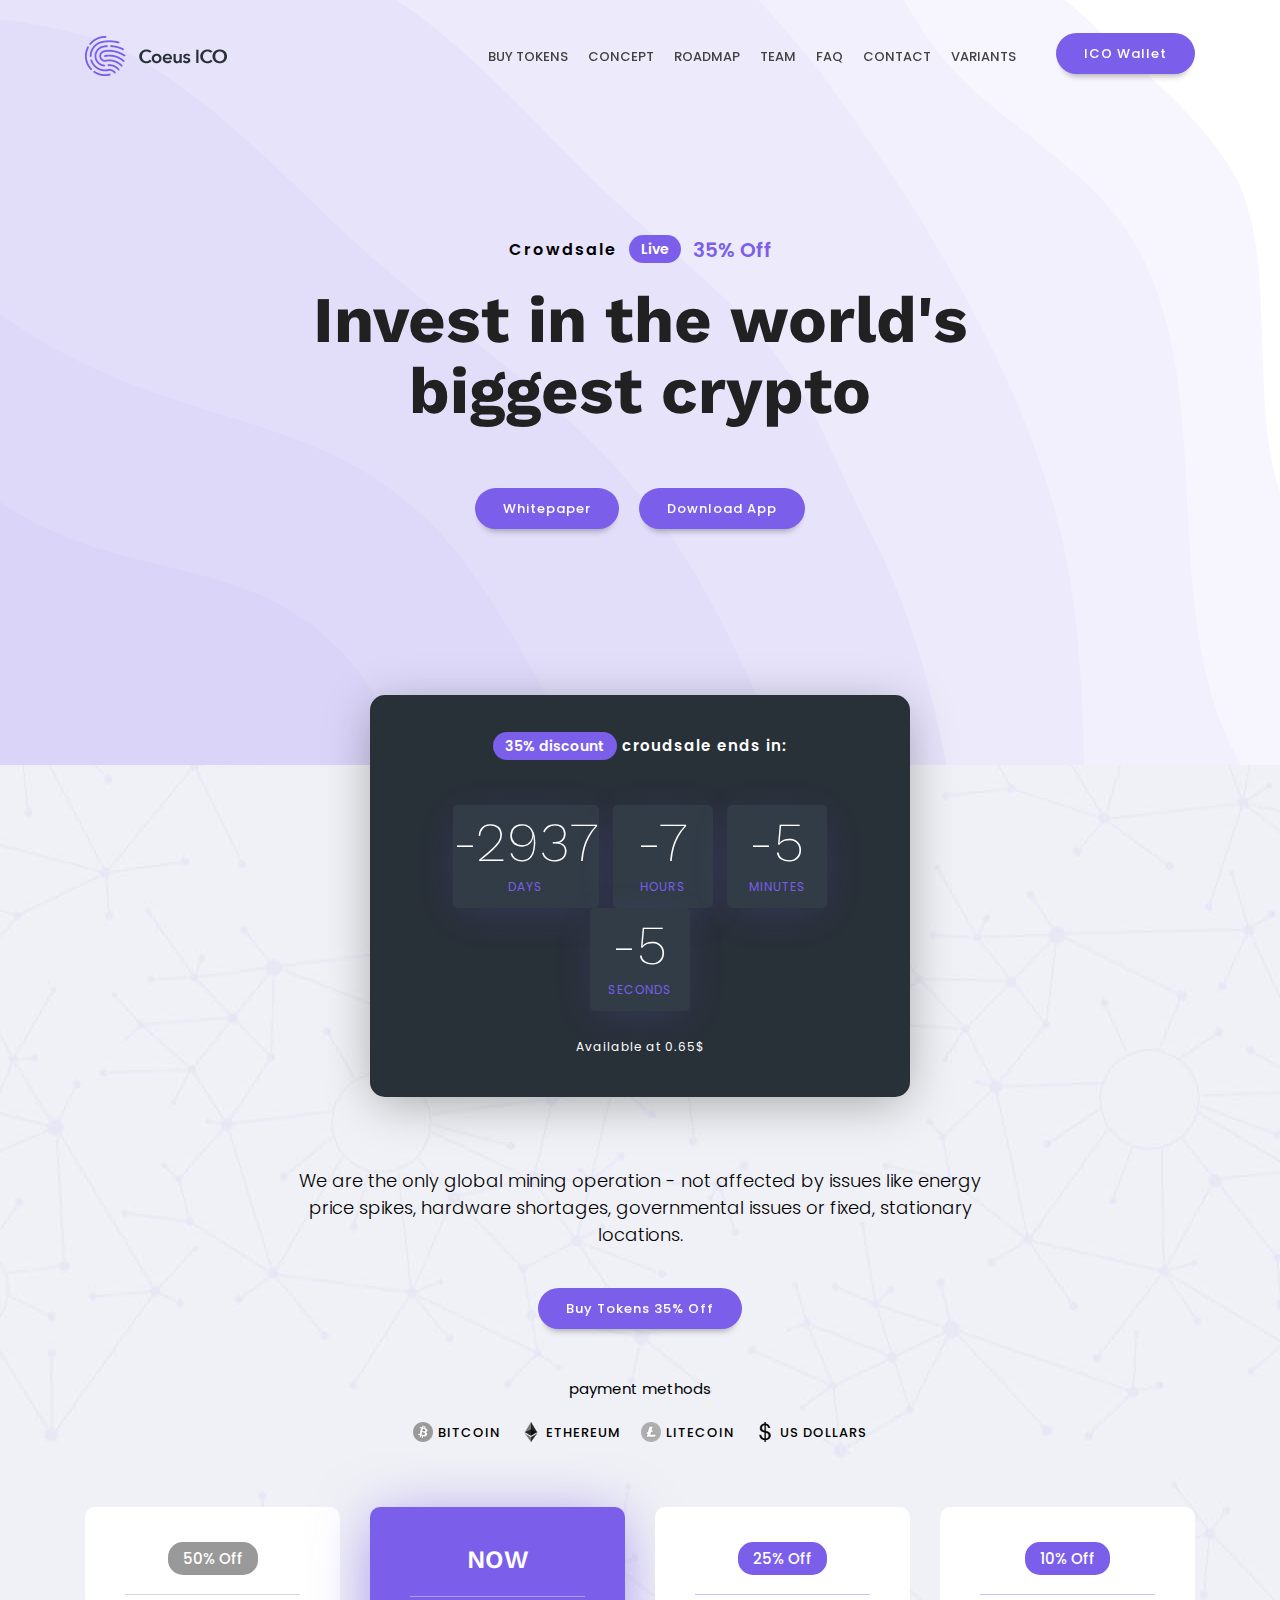
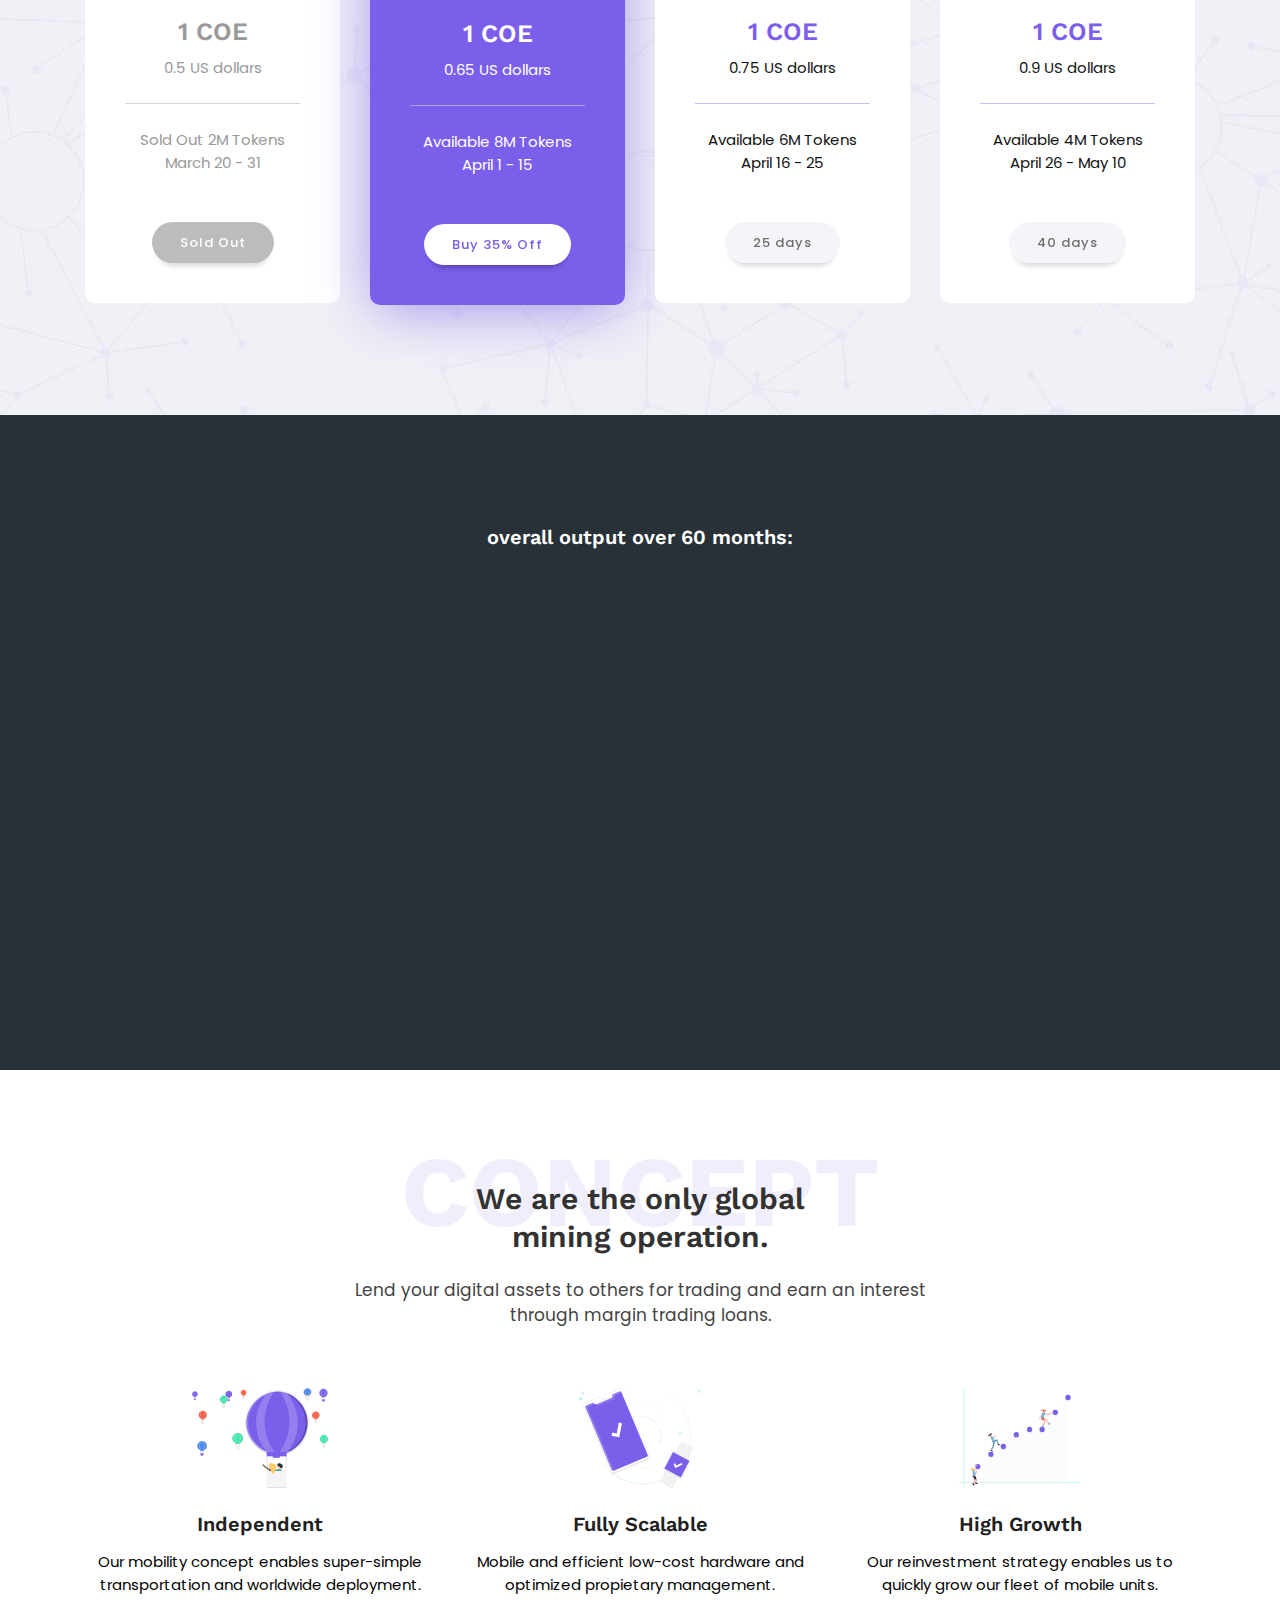
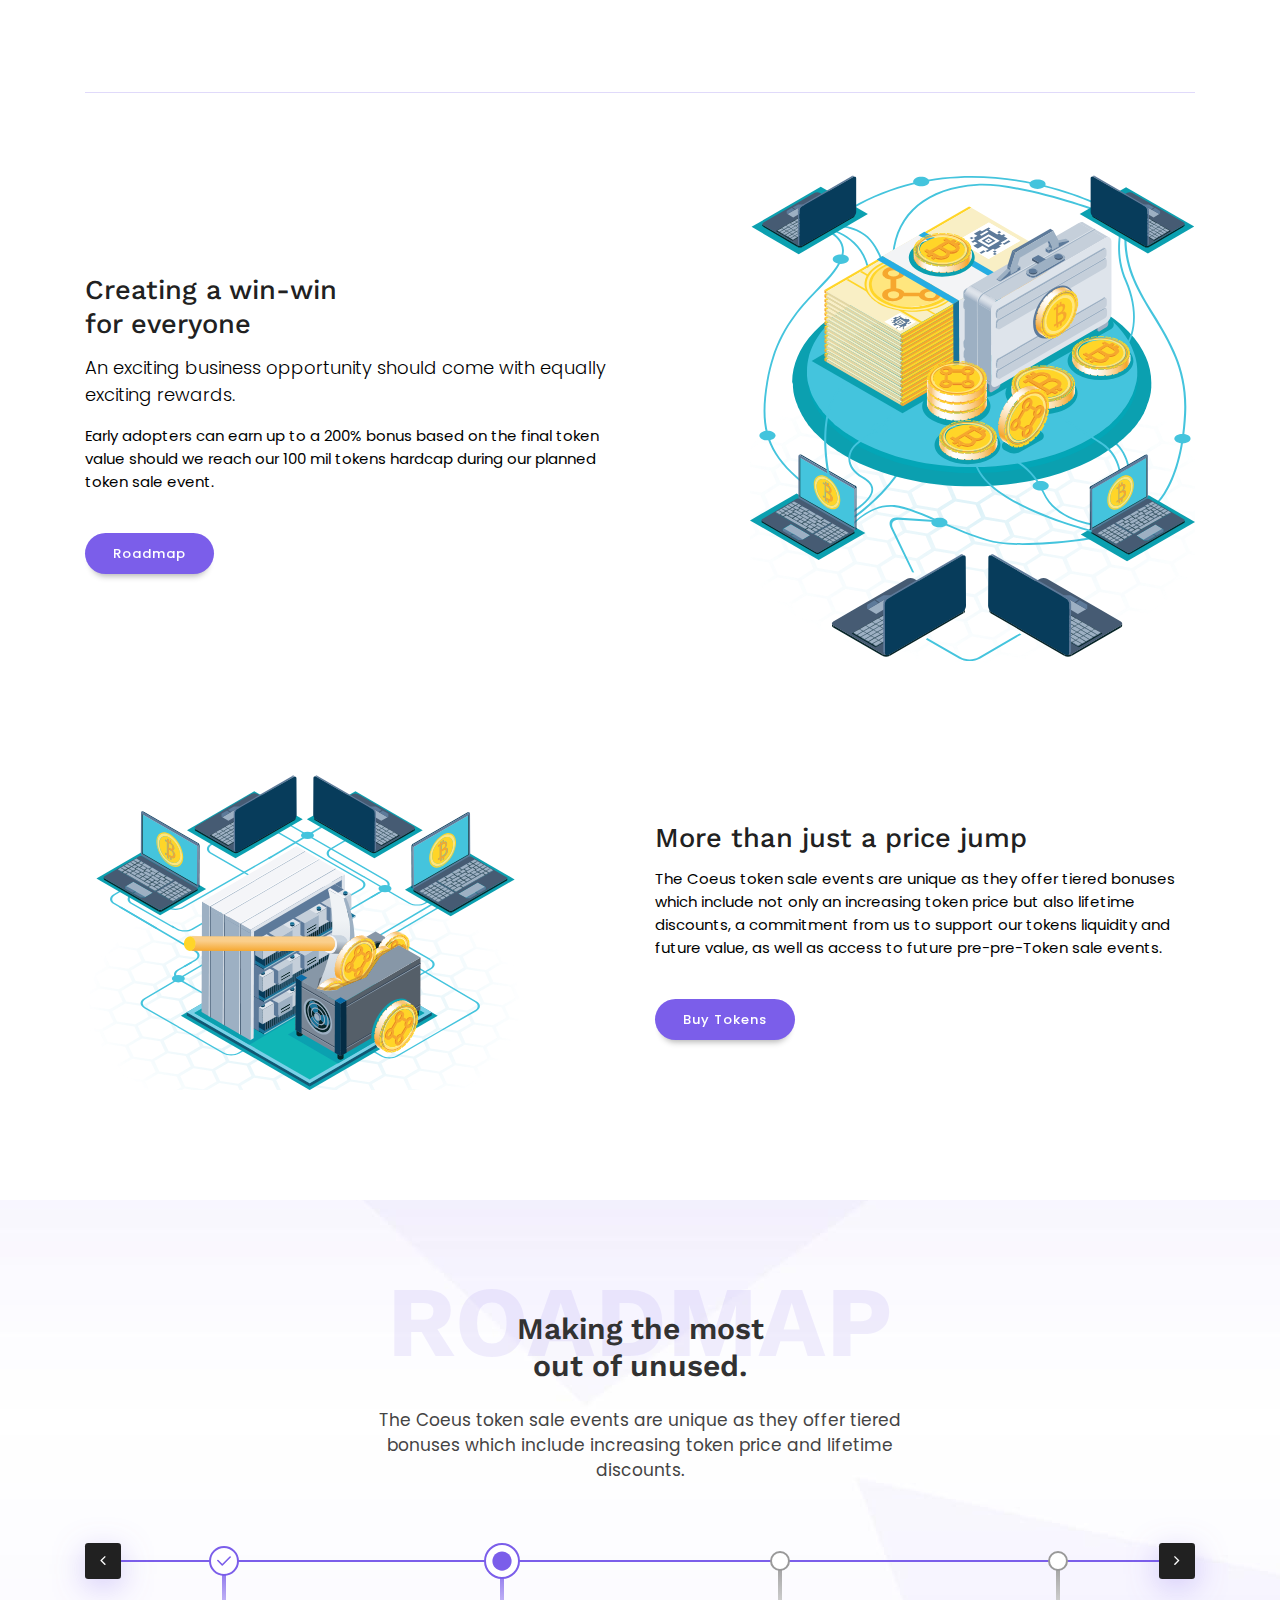
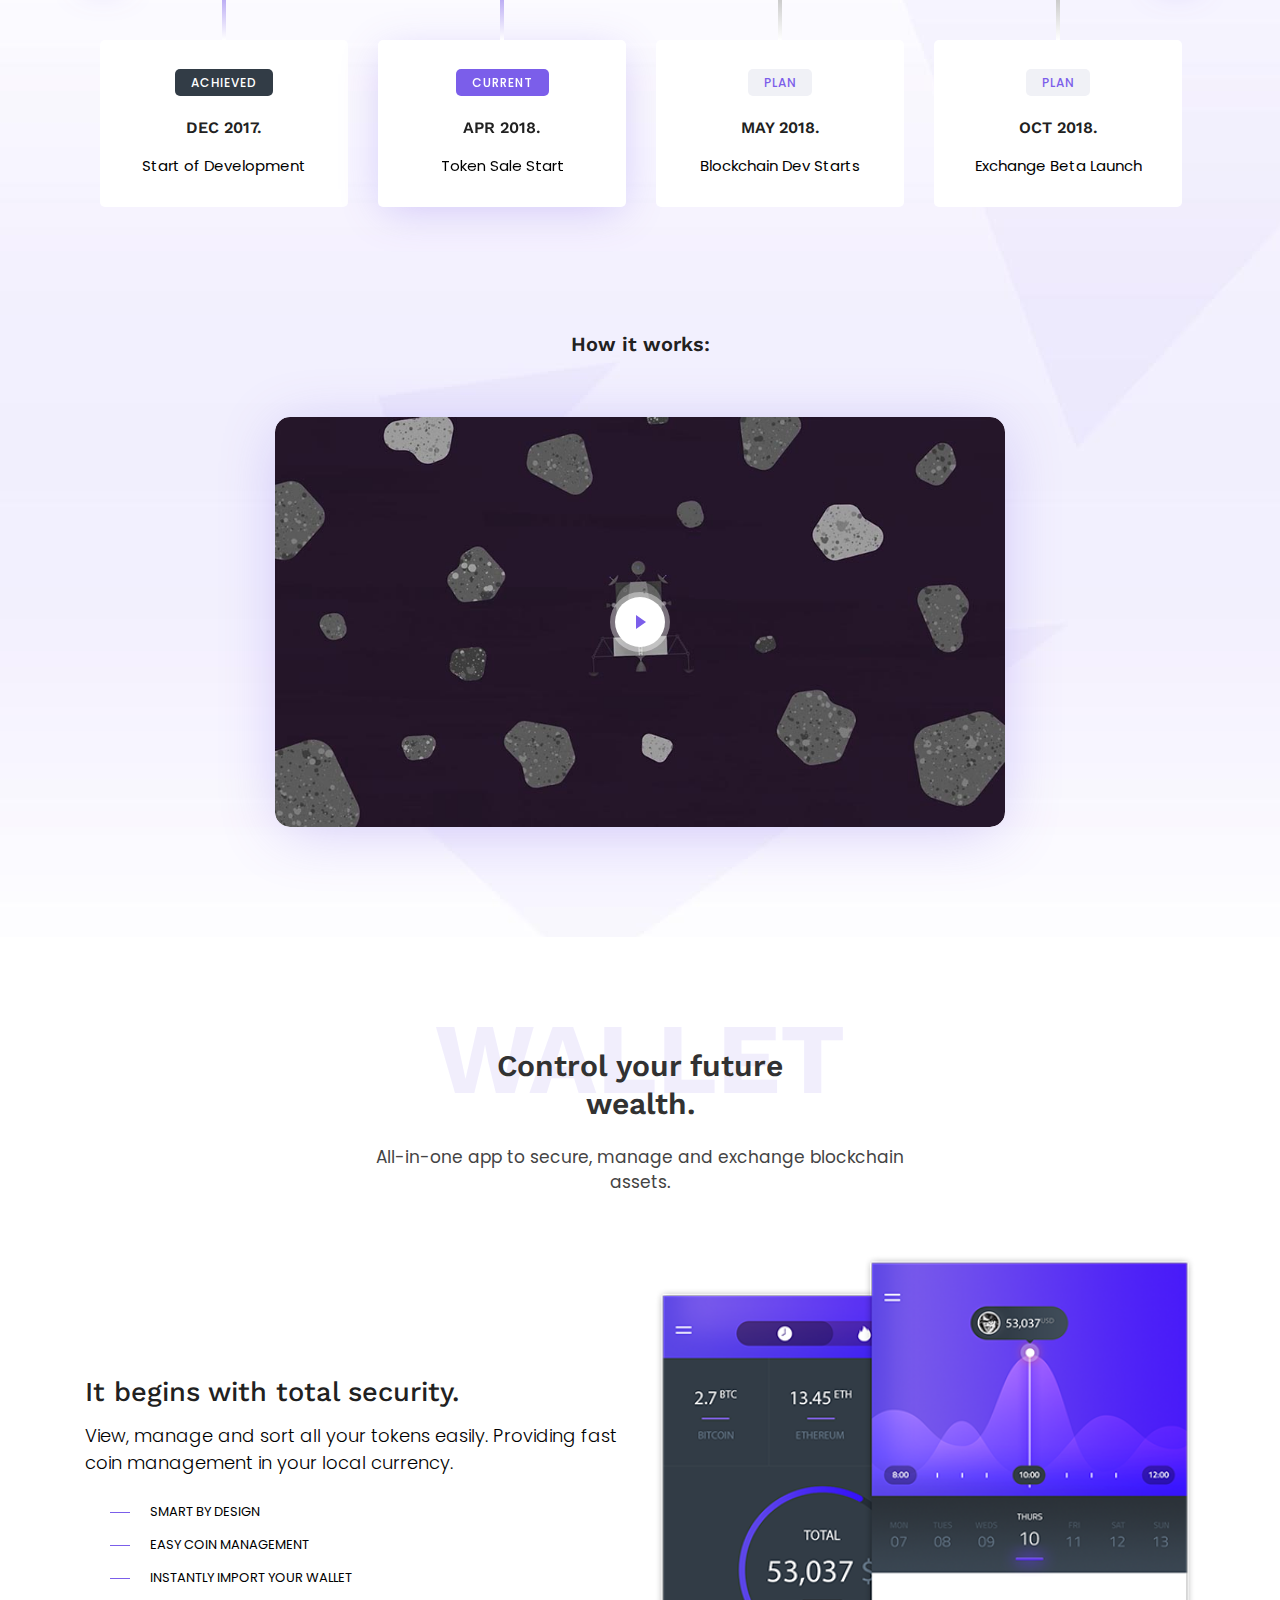
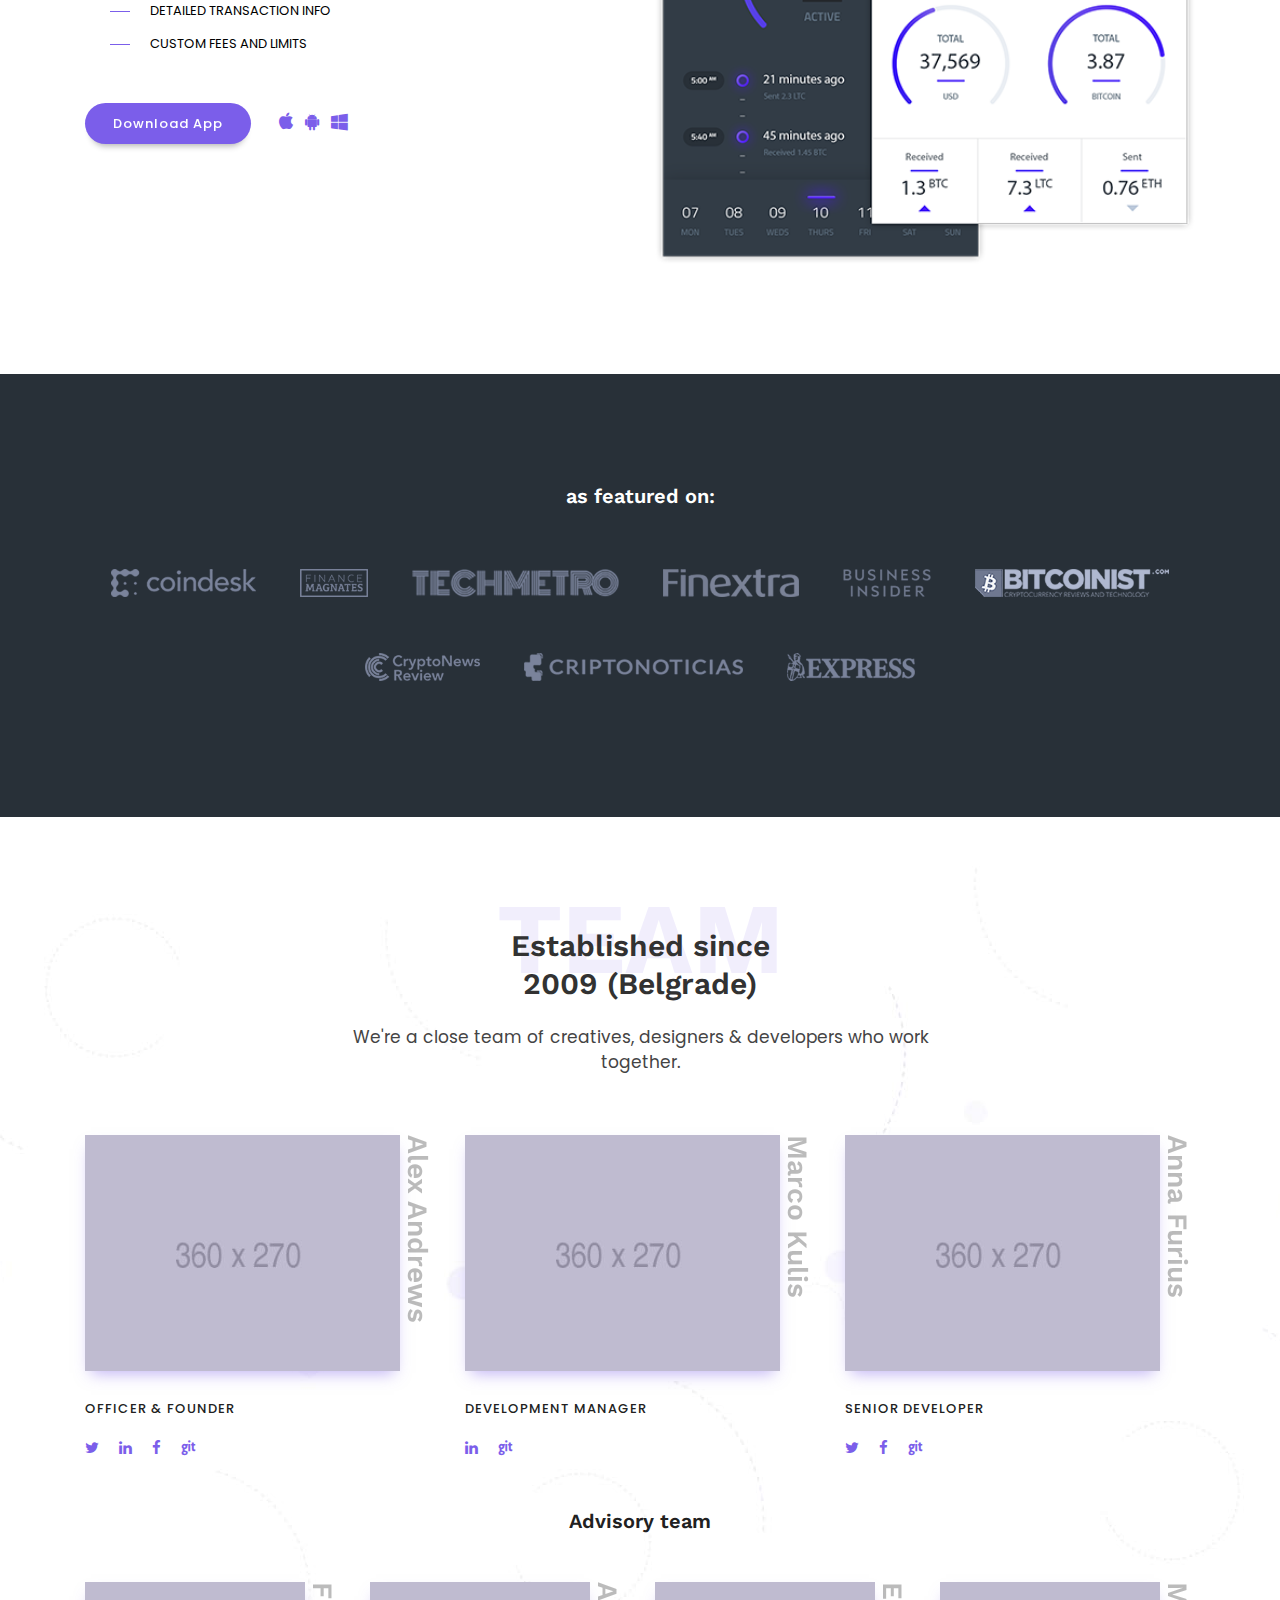
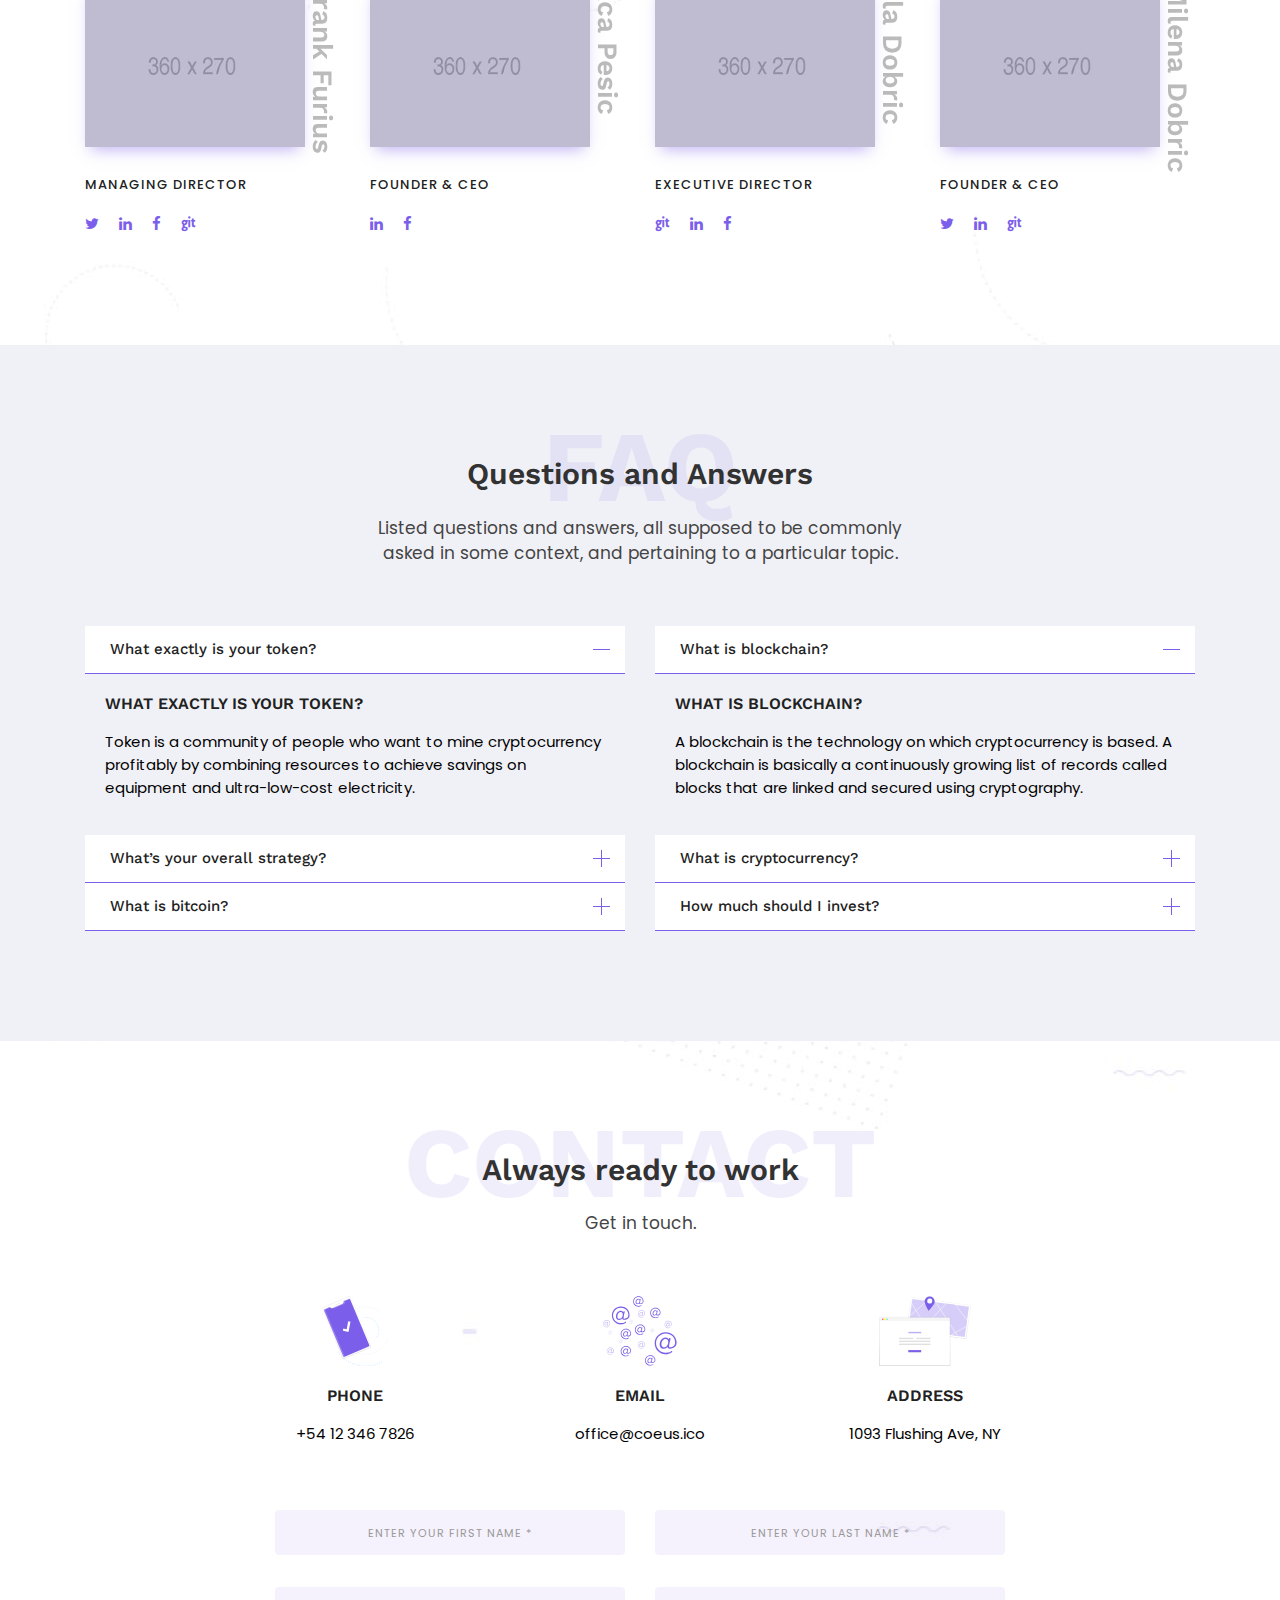
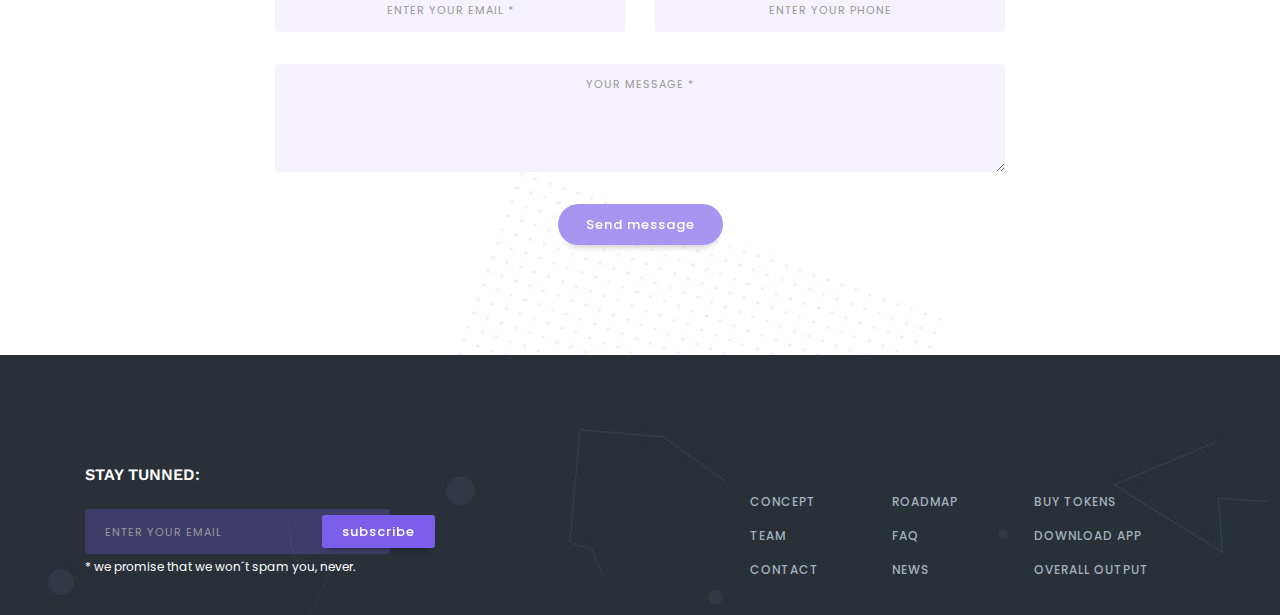
<file: Coeus template/index-2.html>
﻿<!DOCTYPE html>
<!--[if IE 8]><html class="no-js lt-ie9" lang="en"> <![endif]-->
<!--[if gt IE 8]>
<!--><html class="no-js" lang="en"><!--<![endif]-->
<head>

	<!-- Basic Page Needs
	================================================== -->
	<meta charset="utf-8">
	<title>Coeus</title>
	<meta name="description"  content="Creative Template" />
	<meta name="author" content="IG Design">
	<meta name="keywords"  content="ig design, website, design, html5, css3, jquery, creative, clean, animated, portfolio, blog, one-page, multi-page, corporate, business," />
	<meta property="og:title" content="Creative Template" />
	<meta property="og:type" content="website" />
	<meta property="og:url" content="" />
	<meta property="og:image" content="" />
	<meta property="og:image:width" content="470" />
	<meta property="og:image:height" content="246" />
	<meta property="og:site_name" content="" />
	<meta property="og:description" content="Professional Creative Template" />
	<meta name="twitter:card" content="summary_large_image" />
	<meta name="twitter:site" content="https://twitter.com/IvanGrozdic" />
	<meta name="twitter:domain" content="http://ivang-design.com/" />
	<meta name="twitter:title" content="" />
	<meta name="twitter:description" content="Professional Creative Template" />
	<meta name="twitter:image" content="http://ivang-design.com/" />

	<!-- Mobile Specific Metas
	================================================== -->
	<meta name="viewport" content="width=device-width, initial-scale=1, maximum-scale=1">
	<meta name="theme-color" content="#212121"/>
    <meta name="msapplication-navbutton-color" content="#212121"/>
    <meta name="apple-mobile-web-app-status-bar-style" content="#212121"/>

	<!-- Web Fonts 
	================================================== -->
	<link href="https://fonts.googleapis.com/css?family=Work+Sans:100,200,300,400,500,600,700,800,900" rel="stylesheet"/>
	<link href="https://fonts.googleapis.com/css?family=Poppins:100,100i,200,200i,300,300i,400,400i,500,500i,600,600i,700,700i,800,800i,900,900i" rel="stylesheet"/>
	<link href="https://fonts.googleapis.com/css?family=Crimson+Text:400,400i,600,600i,700,700i" rel="stylesheet"/>	
	
	<!-- CSS
	================================================== -->
	<link rel="stylesheet" href="css/bootstrap.min.css"/>
	<link rel="stylesheet" href="css/font-awesome.min.css"/>
	<link rel="stylesheet" href="css/owl.carousel.css"/>
	<link rel="stylesheet" href="css/owl.transitions.css"/>
	<link rel="stylesheet" href="css/style.css"/>
	<link rel="stylesheet" href="css/colors/color.css"/>
			
	<!-- Favicons
	================================================== -->
	<link rel="icon" type="image/png" href="favicon.png">
	<link rel="apple-touch-icon" href="apple-touch-icon.png">
	<link rel="apple-touch-icon" sizes="72x72" href="apple-touch-icon-72x72.png">
	<link rel="apple-touch-icon" sizes="114x114" href="apple-touch-icon-114x114.png">
	
	
</head>
<body>	

	<div class="loader">
		<svg version="1.1" id="Layer_1" xmlns="http://www.w3.org/2000/svg" xmlns:xlink="http://www.w3.org/1999/xlink" x="0px" y="0px"
		 width="24px" height="30px" viewBox="0 0 24 30" style="enable-background:new 0 0 50 50;" xml:space="preserve">
			<rect x="0" y="0" width="4" height="10" fill="#333">
				<animateTransform attributeType="xml"
				attributeName="transform" type="translate"
				values="0 0; 0 20; 0 0"
				begin="0" dur="0.6s" repeatCount="indefinite" />
			</rect>
			<rect x="10" y="0" width="4" height="10" fill="#333">
				<animateTransform attributeType="xml"
				attributeName="transform" type="translate"
				values="0 0; 0 20; 0 0"
				begin="0.2s" dur="0.6s" repeatCount="indefinite" />
			</rect>
			<rect x="20" y="0" width="4" height="10" fill="#333">
				<animateTransform attributeType="xml"
				attributeName="transform" type="translate"
				values="0 0; 0 20; 0 0"
				begin="0.4s" dur="0.6s" repeatCount="indefinite" />
			</rect>
		</svg>	
	</div>
						

	
	<!-- Nav and Logo
	================================================== -->
	
	<div id="menu-wrap" class="menu-back cbp-af-header">
		<div class="container">
			<div class="row">
				<div class="col-12">
					<nav class="navbar navbar-expand-lg navbar-light bg-light mx-lg-0">
						<a class="navbar-brand" href="index.html"><img src="img/logo.png" alt=""></a>
						<button class="navbar-toggler" type="button" data-toggle="collapse" data-target="#navbarSupportedContent" aria-controls="navbarSupportedContent" aria-expanded="false" aria-label="Toggle navigation">
							<span class="navbar-toggler-icon">
								<span class="menu-icon__line menu-icon__line-left"></span>
								<span class="menu-icon__line"></span>
								<span class="menu-icon__line menu-icon__line-right"></span>
							</span>
						</button>

						<div class="collapse navbar-collapse" id="navbarSupportedContent">
							<ul class="navbar-nav ml-auto">
								<li class="nav-item">
									<a class="nav-link" href="#buy" data-ps2id-offset="120">Buy Tokens</a>
								</li>
								<li class="nav-item">
									<a class="nav-link" href="#concept">Concept</a>
								</li>
								<li class="nav-item">
									<a class="nav-link" href="#roadmap">Roadmap</a>
								</li>
								<li class="nav-item">
									<a class="nav-link" href="#team">Team</a>
								</li>
								<li class="nav-item">
									<a class="nav-link" href="#faq">FAQ</a>
								</li>
								<li class="nav-item">
									<a class="nav-link" href="#contact">Contact</a>
								</li>
								<li class="nav-item">
									<a class="nav-link no-line" href="#">Variants</a>
									<ul class="background-white sub-shadow">
										<li><a href="index.html">From developers</a></li>
										<li><a href="index-11.html">Countdown gradient</a></li>
										<li><a href="index-2.html" class="active-subnav">Crowdsale</a></li>
										<li><a href="index-9.html">Azure blockchain - animated</a></li>
										<li><a href="index-3.html">From developers - dark</a></li>
										<li><a href="index-4.html">Crowdsale - dark</a></li>
										<li><a href="index-5.html">From developers - animated</a></li>
										<li><a href="index-10.html">Countdown gradient anime</a></li>
										<li><a href="index-6.html">Crowdsale - animated</a></li>
										<li><a href="index-7.html">From developers - anime dark</a></li>
										<li><a href="index-8.html">Crowdsale - animated dark</a></li>
									</ul>
								</li>
								<li class="nav-item mt-2">
									<a class="btn btn-primary js-tilt" href="#app" role="button" data-tilt-perspective="300" data-tilt-speed="700" data-tilt-max="24"><span>ICO Wallet</span></a>
								</li>
							</ul>
						</div>
					</nav>				
				</div>
			</div>
		</div>
	</div>

	
	<!-- Primary Page Layout
	================================================== -->

	<div class="section big-85-height">
		<div class="background-path">
			<svg class="scene" preserveAspectRatio="none" viewBox="0 0 1440 800" >
				<path d="M -84.52,-81.13 C -94.62,-73.4 -88.88,-59.55 -90.33,-48.91 -89.29,27.31 -89.61,103.5 -88.33,179.8 -85.99,416.1 -81.32,888.9 -81.32,888.9 -81.32,888.9 974.5,888.7 1587,891.9 1518,719.9 1487,644 1429,533 1388,437.7 1447,259.7 1400,187 1362,132 1270,90.53 1207,39.93 1161,2.932 1071,-74.45 1071,-74.45 1071,-74.45 914.5,-77.77 848.2,-80.17 537.6,-80.84 227,-81.38 -83.6,-81.6 -83.91,-81.44 -84.21,-81.29 -84.52,-81.13 Z" class="M -84.52,-81.13 C -94.62,-73.4 -88.88,-59.55 -90.33,-48.91 -89.29,27.31 -89.61,103.5 -88.33,179.8 -85.99,416.1 -81.32,888.9 -81.32,888.9 -81.32,888.9 974.5,888.7 1587,891.9 1576,704.7 1517,625.7 1459,514.7 1418,419.4 1430,288.5 1382,187 1349,116.3 1296,54.47 1240,0.3429 1205,-33.51 1120,-83.59 1120,-83.59 1120,-83.59 914.5,-77.77 848.2,-80.17 537.6,-80.84 227,-81.38 -83.6,-81.6 -83.91,-81.44 -84.21,-81.29 -84.52,-81.13 Z"></path>
				<path d="M 665.2,-83.08 C 413.7,-81.89 162.2,-82.43 -89.29,-81.61 -90.35,164.3 -85.06,410.2 -84.09,656.1 -83.37,733.7 -82.64,811.3 -81.92,888.9 442.4,889.8 966.7,890.7 1491,891.6 1253,747.5 1417,429.4 1286,245.4 1227,163.2 1107,142.1 1043,64.54 1009,24.41 973,-76.01 973,-76.01 973,-76.01 706.6,-83.67 665.2,-83.08 Z" class="M 665.2,-83.08 C 413.7,-81.89 162.2,-82.43 -89.29,-81.61 -90.35,164.3 -85.06,410.2 -84.09,656.1 -83.37,733.7 -82.64,811.3 -81.92,888.9 442.4,889.8 966.7,890.7 1491,891.6 1253,747.5 1349,460.4 1243,260.6 1199,176.6 1145,96.92 1083,24.95 1050,-12.63 973,-76.01 973,-76.01 973,-76.01 706.6,-83.67 665.2,-83.08 Z"></path>
				<path d="M -85.01,-74.02 C -92.39,-66.64 -85.37,-55.79 -87.81,-46.91 -86.65,265.1 -84.66,577.2 -83.18,889.2 317.2,888.3 717.5,885.8 1118,890.4 1152,890.6 1187,890.9 1221,890 1219,768.3 1224,643.6 1187,526 1153,417 1091,319.3 1029,224.1 998.8,178.5 968.8,132.6 936.6,88.23 891.7,27.39 772.2,-78.96 772.2,-78.96 772.2,-78.96 222.1,-81.07 -85.01,-74.02 Z" class="M -85.01,-74.02 C -92.39,-66.64 -85.37,-55.79 -87.81,-46.91 -86.65,265.1 -84.66,577.2 -83.18,889.2 317.2,888.3 717.5,885.8 1118,890.4 1152,890.6 1187,890.9 1221,890 1219,768.3 1175,659.3 1150,544.3 1128,438.4 1143,312.6 1081,227.1 1004,121.1 925.8,114.8 851.3,54.73 762,-17.34 772.2,-78.96 772.2,-78.96 772.2,-78.96 222.1,-81.07 -85.01,-74.02 Z"></path>
				<path d="M -92.42,-79.11 C -89.97,243.8 -87.52,566.7 -85.07,889.6 201.8,889.9 488.7,889.9 775.5,895.6 880.4,896.9 985.2,894 1090,892.5 1064,773.3 1037,651.6 976.1,544.8 946.7,495.8 914.6,448.3 882,401.3 820.9,314.4 742.3,252 666.4,177.4 583.2,98.01 496.5,12.18 386.7,-23.38 328.4,-45.64 232.6,-81.38 232.6,-81.38 232.6,-81.38 9.82,-84.94 -92.42,-79.11 Z" class="M -92.42,-79.11 C -89.97,243.8 -87.52,566.7 -85.07,889.6 201.8,889.9 488.7,889.9 775.5,895.6 880.4,896.9 1063,889.5 1063,889.5 1063,889.5 1081,768.2 997.4,608.7 958.5,534.8 969.9,436.8 918.5,370.8 848.4,280.8 717,260.3 629.9,186.5 552.6,121.2 491.5,38.73 426.3,-38.61 412.9,-54.44 387.9,-87.47 387.9,-87.47 387.9,-87.47 9.82,-84.94 -92.42,-79.11 Z"></path>
				<path d="M -88.6,95.54 C -90.38,166.1 -88.23,236.7 -88.68,307.4 L -86.19,890 C 229.7,890.2 939.8,892.4 939.8,892.4 855.2,767 831,639.4 721.4,519.4 634.7,424.5 526.4,360.9 428.8,281.8 332.7,204 251.6,102.3 140.1,48.9 70.75,15.73 -24.82,24.2 -85.28,0.03 Z" class="M -88.6,95.54 C -90.38,166.1 -88.23,236.7 -88.68,307.4 L -86.19,890 C 229.7,890.2 939.8,892.4 939.8,892.4 906.9,734.7 779.3,676 721.4,519.4 676.8,398.8 566.5,307.1 458.9,236.6 355.2,168.7 220.3,165.7 107.8,113.5 40.05,82.12 -24.82,24.2 -85.28,0.03 Z"></path>
				<path d="M -95.69,252.3 -87.65,890.4 698.1,892 C 698.1,892 599.1,687.7 518.9,610.6 348,446.2 131.4,466.5 -95.69,252.3 Z" class="M -95.69,252.3 -87.65,890.4 698.1,892 C 698.1,892 569.8,587.1 448.9,482.7 299.7,353.9 131.4,466.5 -95.69,252.3 Z"></path>
				<path d="M -85.59,444.4 -85.59,890.6 489,895.6 C 489,895.6 436.8,745.3 382.5,690.8 258.1,565.8 57.98,629.2 -85.59,444.4 Z" class="M -85.59,444.4 -85.59,890.6 546.9,895.6 C 546.9,895.6 517.4,695.4 339.9,593.4 187.7,505.9 57.98,629.2 -85.59,444.4 Z"></path>
			</svg>
		</div>
		<div class="hero-center-wrap">
			<div class="container">
				<div class="row">
					<div class="col-md-12 text-center mb-1 parallax-fade-top">
						<p>Crowdsale <span class="back-color">Live</span> <span class="font-big-color">35% Off</span></p>
					</div>
					<div class="col-md-12 text-center parallax-fade-top">
						<h1>Invest in the world's<br>biggest crypto</h1>
					</div>
					<div class="col-md-12 text-center mt-4 mt-lg-5 parallax-fade-top">
						<a class="btn btn-primary js-tilt" href="#" role="button" data-tilt-perspective="300" data-tilt-speed="700" data-tilt-max="24"><span>Whitepaper</span></a>
						<a class="btn btn-primary js-tilt" href="#app" data-gal="m_PageScroll2id" data-ps2id-offset="68" role="button" data-tilt-perspective="300" data-tilt-speed="700" data-tilt-max="24"><span>Download App</span></a>
					</div>
				</div>
			</div>
		</div>	
	</div>

	<div class="section z-bigger">
		<div class="background-parallax" style="background-image: url('img/parallax.jpg')" data-enllax-ratio=".5" data-enllax-type="background" data-enllax-direction="vertical"></div>
		<div class="container">
			<div class="row">
				<div class="col-12 col-lg-6 offset-lg-3">
					<div class="countdown background-dark-blue-1 translateY-70 big-shadow-down">
						<p class="mb-4 mb-lg-5"><span>35% discount</span> croudsale ends in:</p>
						<div class="section">
							<ul>
								<li class="background-dark-blue"><span id="days"></span>days</li>
								<li class="background-dark-blue"><span id="hours"></span>hours</li>
								<li class="background-dark-blue"><span id="minutes"></span>minutes</li>
								<li class="background-dark-blue"><span id="seconds"></span>seconds</li>
							</ul>
						</div>
						<p class="mt-4 mb-0"><small>Available at 0.65$</small></p>
					</div>
				</div>
			</div>
		</div>
		<div class="section padding-bottom-big" id="buy">
		<div class="section mb-5">
			<div class="container">
				<div class="row">
					<div class="col-md-8 offset-md-2">
						<p class="lead text-center">We are the only global mining operation - not affected by issues like energy price spikes, hardware shortages, governmental issues or fixed, stationary locations.</p>
					</div>
					<div class="col-md-12 text-center mt-4">
						<a class="btn btn-primary js-tilt" href="#" role="button" data-tilt-perspective="300" data-tilt-speed="700" data-tilt-max="24"><span>Buy Tokens 35% Off</span></a>
					</div>
					<div class="col-md-12 mt-5">
						<p class="text-center">payment methods</p>
					</div>
					<div class="col-md-12 mt-1">
						<ul class="payment-methods">
							<li><img src="img/bitcoin.png" alt=""><p>bitcoin</p></li>
							<li><img src="img/etherium.png" alt=""><p>ethereum</p></li>
							<li><img src="img/litecoin.png" alt=""><p>litecoin</p></li>
							<li><img src="img/usd.png" alt=""><p>US Dollars</p></li>
						</ul>
					</div>
				</div>
			</div>
		</div>
		<div class="section mt-5">
			<div class="container">
				<div class="row">
					<div class="col-xl-3 col-sm-6">
						<div class="table-sale background-white">
							<p class="text-center"><span>50% Off</span></p>
							<div class="table-line mt-4 mb-4"></div>
							<h4 class="text-center">1 coe</h4>
							<p class="text-center">0.5 US dollars</p>
							<div class="table-line mt-4 mb-4"></div>
							<p class="text-center">Sold Out 2M Tokens</p>
							<p class="text-center">March 20 - 31</p>
							<a class="btn disabled mt-5" href="#" role="button"><span>Sold Out</span></a>
						</div>
					</div>
					<div class="col-xl-3 col-sm-6 mt-4 mt-sm-0">
						<div class="table-sale background-color table-shadow">
							<h4 class="text-center">now</h4>
							<div class="table-line mt-4 mb-4"></div>
							<h4 class="text-center">1 coe</h4>
							<p class="text-center">0.65 US dollars</p>
							<div class="table-line mt-4 mb-4"></div>
							<p class="text-center">Available 8M Tokens</p>
							<p class="text-center">April 1 - 15</p>
							<a class="btn btn-primary table-ver mt-5 js-tilt" href="#" role="button" data-tilt-perspective="300" data-tilt-speed="700" data-tilt-max="24"><span>Buy 35% Off</span></a>
						</div>
					</div>
					<div class="col-xl-3 col-sm-6 mt-4 mt-xl-0">
						<div class="table-sale background-white future-price">
							<p class="text-center"><span>25% Off</span></p>
							<div class="table-line mt-4 mb-4"></div>
							<h4 class="text-center">1 coe</h4>
							<p class="text-center">0.75 US dollars</p>
							<div class="table-line mt-4 mb-4"></div>
							<p class="text-center">Available 6M Tokens</p>
							<p class="text-center">April 16 - 25</p>
							<a class="btn disabled mt-5" href="#" role="button"><span>25 days</span></a>
						</div>
					</div>
					<div class="col-xl-3 col-sm-6 mt-4 mt-xl-0">
						<div class="table-sale background-white future-price">
							<p class="text-center"><span>10% Off</span></p>
							<div class="table-line mt-4 mb-4"></div>
							<h4 class="text-center">1 coe</h4>
							<p class="text-center">0.9 US dollars</p>
							<div class="table-line mt-4 mb-4"></div>
							<p class="text-center">Available 4M Tokens</p>
							<p class="text-center">April 26 - May 10</p>
							<a class="btn disabled mt-5" href="#" role="button"><span>40 days</span></a>
						</div>
					</div>
				</div>
			</div>
		</div>
		</div>

		<div class="section padding-top-big padding-bottom-big background-dark-blue-1">
			<div class="container">
				<div class="row">
					<div class="col-md-12">
						<div class="title-wrap text-center">
							<h5 class="color-light">overall output over 60 months:</h5>
						</div>
					</div>
					<div class="col-md-12">	
						<div class="line-chart">
							<div class="aspect-ratio">
								<canvas id="chart"></canvas>
							</div>
						</div>				
					</div>
				</div>	
			</div>
		</div>
	</div>

	<div class="section padding-top-bottom-big background-white" id="concept">
		<div class="container">
			<div class="row">
				<div class="col-md-12">
					<div class="title-wrap text-center">
						<div class="back-title">concept</div>
						<h3>We are the only global<br>mining operation.</h3>
						<p>Lend your digital assets to others for trading and earn an interest through margin trading loans.</p>
					</div>
				</div>
				<div class="col-md-4">
					<div class="concept-box">
						<img class="mb-4" src="img/con-1.svg" alt="">
						<h5>Independent</h5>
						<p>Our mobility concept enables super-simple transportation and worldwide deployment.</p>
					</div>
				</div>
				<div class="col-md-4 mt-4 mt-md-0">
					<div class="concept-box">
						<img class="mb-4" src="img/con-2.svg" alt="">
						<h5>Fully Scalable</h5>
						<p>Mobile and efficient low-cost hardware and optimized propietary management.</p>
					</div>
				</div>
				<div class="col-md-4 mt-4 mt-md-0">
					<div class="concept-box">
						<img class="mb-4" src="img/con-3.svg" alt="">
						<h5>High Growth</h5>
						<p>Our reinvestment strategy enables us to quickly grow our fleet of mobile units.</p>
					</div>
				</div>
				<div class="col-md-12 padding-top-bottom">
					<div class="line-sep"></div>
				</div>
			</div>	
		</div>
		<div class="container">
			<div class="row">
				<div class="col-md-6 align-self-center">
					<h4>Creating a win-win<br>for everyone</h4>
					<p class="lead">An exciting business opportunity should come with equally exciting rewards.</p>
					<p>Early adopters can earn up to a 200% bonus based on the final token value should we reach our 100 mil tokens hardcap during our planned token sale event.</p>
					<a class="btn btn-primary mt-4 mx-0 js-tilt" href="#roadmap" data-gal="m_PageScroll2id" data-ps2id-offset="68" role="button" data-tilt-perspective="300" data-tilt-speed="700" data-tilt-max="24"><span>Roadmap</span></a>
				</div>
				<div class="col-md-5 offset-md-1 order-first order-md-last mb-4 mb-md-0">
					<div class="img-wrap">
						<img src="img/1.svg" alt="">
					</div>
				</div>
			</div>	
		</div>	
		<div class="container">
			<div class="row">
				<div class="col-md-12 my-5"></div>
			</div>	
		</div>
		<div class="container">
			<div class="row">
				<div class="col-md-5 mb-4 mb-md-0">
					<div class="img-wrap">
						<img src="img/2.svg" alt="">
					</div>
				</div>
				<div class="col-md-6 offset-md-1 align-self-center">
					<h4>More than just a price jump</h4>
					<p>The Coeus token sale events are unique as they offer tiered bonuses which include not only an increasing token price but also lifetime discounts, a commitment from us to support our tokens liquidity and future value, as well as access to future pre-pre-Token sale events.</p>
						<a class="btn btn-primary mt-4 mx-0 js-tilt" href="#buy" data-gal="m_PageScroll2id" data-ps2id-offset="120" role="button" data-tilt-perspective="300" data-tilt-speed="700" data-tilt-max="24"><span>Buy Tokens</span></a>
				</div>
			</div>	
		</div>		
	</div>

	<div class="section padding-top-bottom-big" id="roadmap">
		<div class="background-parallax" style="background-image: url('img/parallax-1.jpg')" data-enllax-ratio=".5" data-enllax-type="background" data-enllax-direction="vertical"></div>
		<div class="container">
			<div class="row">
				<div class="col-md-12">
					<div class="title-wrap text-center">
						<div class="back-title">roadmap</div>
						<h3>Making the most<br>out of unused.</h3>
						<p>The Coeus token sale events are unique as they offer tiered bonuses which include increasing token price and lifetime discounts.</p>
					</div>
				</div>
				<div class="col-md-12">
					<div class="customNavigation">
						<a class="prev-roadmap"><i class="fa fa-angle-left"></i></a>
						<a class="next-roadmap"><i class="fa fa-angle-right"></i></a>
					</div>
					<div id="owl-roadmap" class="owl-carousel owl-theme">											
						<div class="item">						 
							<div class="roadmap-box background-white">
								<p class="mb-4 achieved"><span>Achieved</span></p>
								<h6>Dec 2017.</h6>
								<p>Start of Development</p>
							</div>	
						</div>											
						<div class="item"> 						 
							<div class="roadmap-box current-road background-white roadmap-shadow">
								<p class="mb-4"><span>Current</span></p>
								<h6>Apr 2018.</h6>
								<p>Token Sale Start</p>
							</div>	
						</div>												
						<div class="item"> 						 
							<div class="roadmap-box next-road background-white">
								<p class="mb-4 plan"><span>Plan</span></p>
								<h6>May 2018.</h6>
								<p>Blockchain Dev Starts</p>
							</div>	
						</div>											
						<div class="item"> 						 
							<div class="roadmap-box next-road background-white">
								<p class="mb-4 plan"><span>Plan</span></p>
								<h6>Oct 2018.</h6>
								<p>Exchange Beta Launch</p>
							</div>	
						</div>											
						<div class="item"> 						 
							<div class="roadmap-box next-road background-white">
								<p class="mb-4 plan"><span>Plan</span></p>
								<h6>Jan 2019.</h6>
								<p>Expanded Licensing</p>
							</div>	
						</div>											
						<div class="item"> 						 
							<div class="roadmap-box next-road background-white">
								<p class="mb-4 plan"><span>Plan</span></p>
								<h6>Mar 2019.</h6>
								<p>Debit Card Launch</p>
							</div>	
						</div>											
						<div class="item"> 						 
							<div class="roadmap-box next-road background-white">
								<p class="mb-4 plan"><span>Plan</span></p>
								<h6>May 2019.</h6>
								<p>Partnership For Future</p>
							</div>	
						</div>							
					</div>
				</div>
				<div class="col-md-12 padding-top">
					<div class="title-wrap text-center">
						<h5>How it works:</h5>
					</div>
				</div>
				<div class="col-md-8 offset-md-2">
					<div class="video-section video-shadow">
						<figure class="vimeo"> 
							<a href="https://player.vimeo.com/video/239566739">
								<img src="img/video.jpg" alt="image"/>
							</a>
						</figure>
					</div>
				</div>
			</div>	
		</div>
	
	</div>

	<div class="section padding-top-bottom-big" id="app">
		<div class="container">
			<div class="row">
				<div class="col-md-12">
					<div class="title-wrap text-center">
						<div class="back-title">wallet</div>
						<h3>Control your future<br>wealth.</h3>
						<p>All-in-one app to secure, manage and exchange blockchain assets.</p>
					</div>
				</div>
			</div>	
		</div>
		<div class="container">
			<div class="row">
				<div class="col-md-6 align-self-center">
					<h4>It begins with total security.</h4>
					<p class="lead">View, manage and sort all your tokens easily. Providing fast coin management in your local currency.</p>
					<ul class="app-list mb-5 mt-4">
						<li>Smart by design</li>
						<li>Easy Coin Management</li>
						<li>Instantly import your wallet</li>
						<li>Detailed transaction info</li>
						<li>Custom fees and limits</li>
					</ul>
					<a class="btn btn-primary mx-0 js-tilt" href="#" role="button" data-tilt-perspective="300" data-tilt-speed="700" data-tilt-max="24"><span>Download App</span></a>
					<a class="app-btn ml-4" href="#"><i class="fa fa-apple"></i></a>
					<a class="app-btn ml-2" href="#"><i class="fa fa-android"></i></a>
					<a class="app-btn ml-2" href="#"><i class="fa fa-windows"></i></a>
				</div>
				<div class="col-md-6 order-first order-md-last mb-4 mb-md-0">
					<div class="img-wrap">
						<img src="img/app.png" alt="">
					</div>
				</div>
			</div>	
		</div>	
	</div>

	<div class="section padding-top-big padding-bottom background-dark-blue-1">
		<div class="container">
			<div class="row">
				<div class="col-md-12">
					<div class="title-wrap text-center">
						<h5 class="color-light">as featured on:</h5>
					</div>
				</div>
				<div class="col-md-12">
					<ul class="logo-wrap">
						<li><img src="img/logos/1.png" alt=""></li>
						<li><img src="img/logos/2.png" alt=""></li>
						<li><img src="img/logos/3.png" alt=""></li>
						<li><img src="img/logos/4.png" alt=""></li>
						<li><img src="img/logos/5.png" alt=""></li>
						<li><img src="img/logos/6.png" alt=""></li>
						<li><img src="img/logos/7.png" alt=""></li>
						<li><img src="img/logos/8.png" alt=""></li>
						<li><img src="img/logos/9.png" alt=""></li>
					</ul>
				</div>
			</div>	
		</div>
	</div>

	<div class="section padding-top-bottom-big" id="team">
		<div class="background-parallax" style="background-image: url('img/parallax-3.jpg')" data-enllax-ratio=".5" data-enllax-type="background" data-enllax-direction="vertical"></div>
		<div class="container">
			<div class="row">
				<div class="col-md-12">
					<div class="title-wrap text-center">
						<div class="back-title">team</div>
						<h3>Established since<br>2009 (Belgrade)</h3>
						<p>We're a close team of creatives, designers & developers who work together.</p>
					</div>
				</div>
			</div>	
		</div>
		<div class="container">
			<div class="row justify-content-center">
				<div class="col-lg-4 col-md-6 mb-5 mb-lg-0">
					<div class="team-wrap">
						<a class="d-inline" data-toggle="modal" data-target="#team-modal-1">
							<div class="team-img-wrap js-tilt" data-tilt-perspective="700" data-tilt-speed="700" data-tilt-max="24">
								<img src="img/t5.jpg" alt="">
								<div class="team-img-mask"></div>
							</div>
						</a>
						<h6>Alex Andrews</h6>
						<p>Officer & Founder</p>
						<a class="app-btn" href="#"><i class="fa fa-twitter"></i></a>
						<a class="app-btn ml-3" href="#"><i class="fa fa-linkedin"></i></a>
						<a class="app-btn ml-3" href="#"><i class="fa fa-facebook"></i></a>
						<a class="app-btn ml-3" href="#"><i class="fa fa-git"></i></a>
					</div>
				</div>
				<div class="col-lg-4 col-md-6 mb-5 mb-lg-0">
					<div class="team-wrap">
						<a class="d-inline" data-toggle="modal" data-target="#team-modal-2">
							<div class="team-img-wrap js-tilt" data-tilt-perspective="700" data-tilt-speed="700" data-tilt-max="24">
								<img src="img/t6.jpg" alt="">
								<div class="team-img-mask"></div>
							</div>
						</a>
						<h6>Marco Kulis</h6>
						<p>Development manager</p>
						<a class="app-btn" href="#"><i class="fa fa-linkedin"></i></a>
						<a class="app-btn ml-3" href="#"><i class="fa fa-git"></i></a>
					</div>
				</div>
				<div class="col-lg-4 col-md-6">
					<div class="team-wrap">
						<a class="d-inline" data-toggle="modal" data-target="#team-modal-3">
							<div class="team-img-wrap js-tilt" data-tilt-perspective="700" data-tilt-speed="700" data-tilt-max="24">
								<img src="img/t7.jpg" alt="">
								<div class="team-img-mask"></div>
							</div>
						</a>
						<h6>Anna Furius</h6>
						<p>Senior Developer</p>
						<a class="app-btn" href="#"><i class="fa fa-twitter"></i></a>
						<a class="app-btn ml-3" href="#"><i class="fa fa-facebook"></i></a>
						<a class="app-btn ml-3" href="#"><i class="fa fa-git"></i></a>
					</div>
				</div>
				<div class="col-md-12 padding-top-small">
					<div class="title-wrap text-center mb-5">
						<h5>Advisory team</h5>
					</div>
				</div>
				<div class="col-xl-3 col-md-6 mb-5 mb-xl-0">
					<div class="team-wrap">
						<a class="d-inline" data-toggle="modal" data-target="#team-modal-4">
							<div class="team-img-wrap js-tilt" data-tilt-perspective="700" data-tilt-speed="700" data-tilt-max="24">
								<img src="img/t1.jpg" alt="">
								<div class="team-img-mask"></div>
							</div>
						</a>
						<h6>Frank Furius</h6>
						<p>Managing Director</p>
						<a class="app-btn" href="#"><i class="fa fa-twitter"></i></a>
						<a class="app-btn ml-3" href="#"><i class="fa fa-linkedin"></i></a>
						<a class="app-btn ml-3" href="#"><i class="fa fa-facebook"></i></a>
						<a class="app-btn ml-3" href="#"><i class="fa fa-git"></i></a>
					</div>
				</div>
				<div class="col-xl-3 col-md-6 mb-5 mb-xl-0">
					<div class="team-wrap">
						<a class="d-inline" data-toggle="modal" data-target="#team-modal-5">
							<div class="team-img-wrap js-tilt" data-tilt-perspective="700" data-tilt-speed="700" data-tilt-max="24">
								<img src="img/t2.jpg" alt="">
								<div class="team-img-mask"></div>
							</div>
						</a>
						<h6>Aca Pesic</h6>
						<p>Founder & CEO</p>
						<a class="app-btn" href="#"><i class="fa fa-linkedin"></i></a>
						<a class="app-btn ml-3" href="#"><i class="fa fa-facebook"></i></a>
					</div>
				</div>
				<div class="col-xl-3 col-md-6 mb-5 mb-xl-0">
					<div class="team-wrap">
						<a class="d-inline" data-toggle="modal" data-target="#team-modal-6">
							<div class="team-img-wrap js-tilt" data-tilt-perspective="700" data-tilt-speed="700" data-tilt-max="24">
								<img src="img/t3.jpg" alt="">
								<div class="team-img-mask"></div>
							</div>
						</a>
						<h6>Ela Dobric</h6>
						<p>Executive Director</p>
						<a class="app-btn" href="#"><i class="fa fa-git"></i></a>
						<a class="app-btn ml-3" href="#"><i class="fa fa-linkedin"></i></a>
						<a class="app-btn ml-3" href="#"><i class="fa fa-facebook"></i></a>
					</div>
				</div>
				<div class="col-xl-3 col-md-6">
					<div class="team-wrap">
						<a class="d-inline" data-toggle="modal" data-target="#team-modal-7">
							<div class="team-img-wrap js-tilt" data-tilt-perspective="700" data-tilt-speed="700" data-tilt-max="24">
								<img src="img/t4.jpg" alt="">
								<div class="team-img-mask"></div>
							</div>
						</a>
						<h6>Milena Dobric</h6>
						<p>Founder & CEO</p>
						<a class="app-btn" href="#"><i class="fa fa-twitter"></i></a>
						<a class="app-btn ml-3" href="#"><i class="fa fa-linkedin"></i></a>
						<a class="app-btn ml-3" href="#"><i class="fa fa-git"></i></a>
					</div>
				</div>
			</div>	
		</div>
	</div>

	<!-- Modal Team 1-->

	<div class="modal fade bd-example-modal-lg" id="team-modal-1" tabindex="-1" role="dialog" aria-labelledby="team-modal-1" aria-hidden="true">
		<div class="modal-dialog modal-dialog-centered modal-lg" role="document">
			<div class="modal-content">
				<div class="modal-img-wrap" style="background-image: url('img/t5-modal.jpg')"></div>
				<div class="modal-header">
					<button type="button" class="close" data-dismiss="modal" aria-label="Close">
						<span aria-hidden="true"></span>
					</button>
				</div>
				<div class="modal-body">
					<div class="container">
						<div class="row">
							<div class="col-md-12 mb-4">
								<h3 class="mb-0">Alex Andrews</h3>
								<p class="lead">Officer & Founder</p>
							</div>
							<div class="col-xl-12">
								<p class="mb-3">Design must reflect the practical and aesthetic in business but above all... good design must primarily serve people.</p>
								<ul class="app-list mt-4">
									<li>Lead marketing</li>
									<li>Run logistics strategy</li>
									<li>Advised software</li>
								</ul>
								<p class="mt-4 mb-0"><small>html</small></p>
								<div class="progress mt-1 mb-2">
									<div class="progress-bar" style="width: 83%" role="progressbar" aria-valuenow="83" aria-valuemin="0" aria-valuemax="100"></div>
								</div>
								<p class="mb-0"><small>css</small></p>
								<div class="progress mt-1 mb-2">
									<div class="progress-bar" style="width: 75%" role="progressbar" aria-valuenow="75" aria-valuemin="0" aria-valuemax="100"></div>
								</div>
								<p class="mb-0"><small>php</small></p>
								<div class="progress mt-1 mb-4">
									<div class="progress-bar" style="width: 93%" role="progressbar" aria-valuenow="93" aria-valuemin="0" aria-valuemax="100"></div>
								</div>
							</div>
						</div>	
					</div>
				</div>
			</div>
		</div>
	</div>

	<!-- Modal Team 2-->

	<div class="modal fade bd-example-modal-lg" id="team-modal-2" tabindex="-1" role="dialog" aria-labelledby="team-modal-2" aria-hidden="true">
		<div class="modal-dialog modal-dialog-centered modal-lg" role="document">
			<div class="modal-content">
				<div class="modal-img-wrap" style="background-image: url('img/t6-modal.jpg')"></div>
				<div class="modal-header">
					<button type="button" class="close" data-dismiss="modal" aria-label="Close">
						<span aria-hidden="true"></span>
					</button>
				</div>
				<div class="modal-body">
					<div class="container">
						<div class="row">
							<div class="col-md-12 mb-4">
								<h3 class="mb-0">Marco Kulis</h3>
								<p class="lead">Officer & Founder</p>
							</div>
							<div class="col-xl-12">
								<p class="mb-3">Design must reflect the practical and aesthetic in business but above all... good design must primarily serve people.</p>
								<ul class="app-list mt-4">
									<li>Lead marketing</li>
									<li>Run logistics strategy</li>
									<li>Advised software</li>
								</ul>
								<p class="mt-4 mb-0"><small>html</small></p>
								<div class="progress mt-1 mb-2">
									<div class="progress-bar" style="width: 83%" role="progressbar" aria-valuenow="83" aria-valuemin="0" aria-valuemax="100"></div>
								</div>
								<p class="mb-0"><small>css</small></p>
								<div class="progress mt-1 mb-2">
									<div class="progress-bar" style="width: 75%" role="progressbar" aria-valuenow="75" aria-valuemin="0" aria-valuemax="100"></div>
								</div>
								<p class="mb-0"><small>php</small></p>
								<div class="progress mt-1 mb-4">
									<div class="progress-bar" style="width: 93%" role="progressbar" aria-valuenow="93" aria-valuemin="0" aria-valuemax="100"></div>
								</div>
							</div>
						</div>	
					</div>
				</div>
			</div>
		</div>
	</div>	

	<!-- Modal Team 3-->

	<div class="modal fade bd-example-modal-lg" id="team-modal-3" tabindex="-1" role="dialog" aria-labelledby="team-modal-3" aria-hidden="true">
		<div class="modal-dialog modal-dialog-centered modal-lg" role="document">
			<div class="modal-content">
				<div class="modal-img-wrap" style="background-image: url('img/t7-modal.jpg')"></div>
				<div class="modal-header">
					<button type="button" class="close" data-dismiss="modal" aria-label="Close">
						<span aria-hidden="true"></span>
					</button>
				</div>
				<div class="modal-body">
					<div class="container">
						<div class="row">
							<div class="col-md-12 mb-4">
								<h3 class="mb-0">Anna Furius</h3>
								<p class="lead">Officer & Founder</p>
							</div>
							<div class="col-xl-12">
								<p class="mb-3">Design must reflect the practical and aesthetic in business but above all... good design must primarily serve people.</p>
								<ul class="app-list mt-4">
									<li>Lead marketing</li>
									<li>Run logistics strategy</li>
									<li>Advised software</li>
								</ul>
								<p class="mt-4 mb-0"><small>html</small></p>
								<div class="progress mt-1 mb-2">
									<div class="progress-bar" style="width: 83%" role="progressbar" aria-valuenow="83" aria-valuemin="0" aria-valuemax="100"></div>
								</div>
								<p class="mb-0"><small>css</small></p>
								<div class="progress mt-1 mb-2">
									<div class="progress-bar" style="width: 75%" role="progressbar" aria-valuenow="75" aria-valuemin="0" aria-valuemax="100"></div>
								</div>
								<p class="mb-0"><small>php</small></p>
								<div class="progress mt-1 mb-4">
									<div class="progress-bar" style="width: 93%" role="progressbar" aria-valuenow="93" aria-valuemin="0" aria-valuemax="100"></div>
								</div>
							</div>
						</div>	
					</div>
				</div>
			</div>
		</div>
	</div>	

	<!-- Modal Team 4-->

	<div class="modal fade bd-example-modal-lg" id="team-modal-4" tabindex="-1" role="dialog" aria-labelledby="team-modal-4" aria-hidden="true">
		<div class="modal-dialog modal-dialog-centered modal-lg" role="document">
			<div class="modal-content">
				<div class="modal-img-wrap" style="background-image: url('img/t1-modal.jpg')"></div>
				<div class="modal-header">
					<button type="button" class="close" data-dismiss="modal" aria-label="Close">
						<span aria-hidden="true"></span>
					</button>
				</div>
				<div class="modal-body">
					<div class="container">
						<div class="row">
							<div class="col-md-12 mb-4">
								<h3 class="mb-0">Frank Furius</h3>
								<p class="lead">Officer & Founder</p>
							</div>
							<div class="col-xl-12">
								<p class="mb-3">Design must reflect the practical and aesthetic in business but above all... good design must primarily serve people.</p>
								<ul class="app-list mt-4">
									<li>Lead marketing</li>
									<li>Run logistics strategy</li>
									<li>Advised software</li>
								</ul>
								<p class="mt-4 mb-0"><small>html</small></p>
								<div class="progress mt-1 mb-2">
									<div class="progress-bar" style="width: 83%" role="progressbar" aria-valuenow="83" aria-valuemin="0" aria-valuemax="100"></div>
								</div>
								<p class="mb-0"><small>css</small></p>
								<div class="progress mt-1 mb-2">
									<div class="progress-bar" style="width: 75%" role="progressbar" aria-valuenow="75" aria-valuemin="0" aria-valuemax="100"></div>
								</div>
								<p class="mb-0"><small>php</small></p>
								<div class="progress mt-1 mb-4">
									<div class="progress-bar" style="width: 93%" role="progressbar" aria-valuenow="93" aria-valuemin="0" aria-valuemax="100"></div>
								</div>
							</div>
						</div>	
					</div>
				</div>
			</div>
		</div>
	</div>	

	<!-- Modal Team 5-->

	<div class="modal fade bd-example-modal-lg" id="team-modal-5" tabindex="-1" role="dialog" aria-labelledby="team-modal-5" aria-hidden="true">
		<div class="modal-dialog modal-dialog-centered modal-lg" role="document">
			<div class="modal-content">
				<div class="modal-img-wrap" style="background-image: url('img/t2-modal.jpg')"></div>
				<div class="modal-header">
					<button type="button" class="close" data-dismiss="modal" aria-label="Close">
						<span aria-hidden="true"></span>
					</button>
				</div>
				<div class="modal-body">
					<div class="container">
						<div class="row">
							<div class="col-md-12 mb-4">
								<h3 class="mb-0">Aca Pesic</h3>
								<p class="lead">Officer & Founder</p>
							</div>
							<div class="col-xl-12">
								<p class="mb-3">Design must reflect the practical and aesthetic in business but above all... good design must primarily serve people.</p>
								<ul class="app-list mt-4">
									<li>Lead marketing</li>
									<li>Run logistics strategy</li>
									<li>Advised software</li>
								</ul>
								<p class="mt-4 mb-0"><small>html</small></p>
								<div class="progress mt-1 mb-2">
									<div class="progress-bar" style="width: 83%" role="progressbar" aria-valuenow="83" aria-valuemin="0" aria-valuemax="100"></div>
								</div>
								<p class="mb-0"><small>css</small></p>
								<div class="progress mt-1 mb-2">
									<div class="progress-bar" style="width: 75%" role="progressbar" aria-valuenow="75" aria-valuemin="0" aria-valuemax="100"></div>
								</div>
								<p class="mb-0"><small>php</small></p>
								<div class="progress mt-1 mb-4">
									<div class="progress-bar" style="width: 93%" role="progressbar" aria-valuenow="93" aria-valuemin="0" aria-valuemax="100"></div>
								</div>
							</div>
						</div>	
					</div>
				</div>
			</div>
		</div>
	</div>	

	<!-- Modal Team 6-->

	<div class="modal fade bd-example-modal-lg" id="team-modal-6" tabindex="-1" role="dialog" aria-labelledby="team-modal-6" aria-hidden="true">
		<div class="modal-dialog modal-dialog-centered modal-lg" role="document">
			<div class="modal-content">
				<div class="modal-img-wrap" style="background-image: url('img/t3-modal.jpg')"></div>
				<div class="modal-header">
					<button type="button" class="close" data-dismiss="modal" aria-label="Close">
						<span aria-hidden="true"></span>
					</button>
				</div>
				<div class="modal-body">
					<div class="container">
						<div class="row">
							<div class="col-md-12 mb-4">
								<h3 class="mb-0">Ela Dobric</h3>
								<p class="lead">Officer & Founder</p>
							</div>
							<div class="col-xl-12">
								<p class="mb-3">Design must reflect the practical and aesthetic in business but above all... good design must primarily serve people.</p>
								<ul class="app-list mt-4">
									<li>Lead marketing</li>
									<li>Run logistics strategy</li>
									<li>Advised software</li>
								</ul>
								<p class="mt-4 mb-0"><small>html</small></p>
								<div class="progress mt-1 mb-2">
									<div class="progress-bar" style="width: 83%" role="progressbar" aria-valuenow="83" aria-valuemin="0" aria-valuemax="100"></div>
								</div>
								<p class="mb-0"><small>css</small></p>
								<div class="progress mt-1 mb-2">
									<div class="progress-bar" style="width: 75%" role="progressbar" aria-valuenow="75" aria-valuemin="0" aria-valuemax="100"></div>
								</div>
								<p class="mb-0"><small>php</small></p>
								<div class="progress mt-1 mb-4">
									<div class="progress-bar" style="width: 93%" role="progressbar" aria-valuenow="93" aria-valuemin="0" aria-valuemax="100"></div>
								</div>
							</div>
						</div>	
					</div>
				</div>
			</div>
		</div>
	</div>	

	<!-- Modal Team 7-->

	<div class="modal fade bd-example-modal-lg" id="team-modal-7" tabindex="-1" role="dialog" aria-labelledby="team-modal-7" aria-hidden="true">
		<div class="modal-dialog modal-dialog-centered modal-lg" role="document">
			<div class="modal-content">
				<div class="modal-img-wrap" style="background-image: url('img/t4-modal.jpg')"></div>
				<div class="modal-header">
					<button type="button" class="close" data-dismiss="modal" aria-label="Close">
						<span aria-hidden="true"></span>
					</button>
				</div>
				<div class="modal-body">
					<div class="container">
						<div class="row">
							<div class="col-md-12 mb-4">
								<h3 class="mb-0">Milena Dobric</h3>
								<p class="lead">Officer & Founder</p>
							</div>
							<div class="col-xl-12">
								<p class="mb-3">Design must reflect the practical and aesthetic in business but above all... good design must primarily serve people.</p>
								<ul class="app-list mt-4">
									<li>Lead marketing</li>
									<li>Run logistics strategy</li>
									<li>Advised software</li>
								</ul>
								<p class="mt-4 mb-0"><small>html</small></p>
								<div class="progress mt-1 mb-2">
									<div class="progress-bar" style="width: 83%" role="progressbar" aria-valuenow="83" aria-valuemin="0" aria-valuemax="100"></div>
								</div>
								<p class="mb-0"><small>css</small></p>
								<div class="progress mt-1 mb-2">
									<div class="progress-bar" style="width: 75%" role="progressbar" aria-valuenow="75" aria-valuemin="0" aria-valuemax="100"></div>
								</div>
								<p class="mb-0"><small>php</small></p>
								<div class="progress mt-1 mb-4">
									<div class="progress-bar" style="width: 93%" role="progressbar" aria-valuenow="93" aria-valuemin="0" aria-valuemax="100"></div>
								</div>
							</div>
						</div>	
					</div>
				</div>
			</div>
		</div>
	</div>		
	

	<div class="section padding-top-bottom-big background-grey" id="faq">
		<div class="container">
			<div class="row">
				<div class="col-md-12">
					<div class="title-wrap text-center">
						<div class="back-title">faq</div>
						<h3>Questions and Answers</h3>
						<p>Listed questions and answers, all supposed to be commonly asked in some context, and pertaining to a particular topic.</p>
					</div>
				</div>
			</div>	
		</div>
		<div class="container">
			<div class="row">
				<div class="col-md-6">
					<div id="accordion" class="accordion-style">
						<div class="card">
							<div class="card-header" id="headingOne">
								<a class="background-white" data-toggle="collapse" data-target="#collapseOne" aria-expanded="true" aria-controls="collapseOne">
									What exactly is your token?
								</a>
							</div>

							<div id="collapseOne" class="collapse show" aria-labelledby="headingOne" data-parent="#accordion">
								<div class="card-body">
									<h6>What exactly is your token?</h6>
									<p>Token is a community of people who want to mine cryptocurrency profitably by combining resources to achieve savings on equipment and ultra-low-cost electricity.</p>
								</div>
							</div>
						</div>
						
						<div class="card">
							<div class="card-header" id="headingTwo">
								<a class="collapsed background-white" data-toggle="collapse" data-target="#collapseTwo" aria-expanded="false" aria-controls="collapseTwo">
									What’s your overall strategy?
								</a>
							</div>
							<div id="collapseTwo" class="collapse" aria-labelledby="headingTwo" data-parent="#accordion">
								<div class="card-body">
									<h6>What’s your overall strategy?</h6>
									<p>Our strategy is very straightforward: 1) raise funds, 2) leverage those funds to procure the best mining equipment and other necessities at the lowest possible prices, 3) set up the hardware in a suitable facility; 4) start mining; 5) distribute what we mine.</p>
								</div>
							</div>
						</div>
						
						<div class="card">
							<div class="card-header" id="headingThree">
								<a class="collapsed background-white" data-toggle="collapse" data-target="#collapseThree" aria-expanded="false" aria-controls="collapseThree">
									What is bitcoin?
								</a>
							</div>
							<div id="collapseThree" class="collapse" aria-labelledby="headingThree" data-parent="#accordion">
								<div class="card-body">
									<h6>What is bitcoin?</h6>
									<p>Bitcoin is a cryptocurrency and worldwide payment system. It is the first decentralised digital currency, as the system works without a central bank or single administrator.</p>
								</div>
							</div>
						</div>
					</div>				
				</div>
				<div class="col-md-6 mt-4 mt-md-0">
					<div id="accordion-snd" class="accordion-style">
						<div class="card">
							<div class="card-header" id="headingFour">
								<a class="background-white" data-toggle="collapse" data-target="#collapseFour" aria-expanded="true" aria-controls="collapseFour">
									What is blockchain?
								</a>
							</div>

							<div id="collapseFour" class="collapse show" aria-labelledby="headingFour" data-parent="#accordion-snd">
								<div class="card-body">
									<h6>What is blockchain?</h6>
									<p>A blockchain is the technology on which cryptocurrency is based. A blockchain is basically a continuously growing list of records called blocks that are linked and secured using cryptography. </p>
								</div>
							</div>
						</div>
						
						<div class="card">
							<div class="card-header" id="headingFive">
								<a class="collapsed background-white" data-toggle="collapse" data-target="#collapseFive" aria-expanded="false" aria-controls="collapseFive">
									What is cryptocurrency?
								</a>
							</div>
							<div id="collapseFive" class="collapse" aria-labelledby="headingFive" data-parent="#accordion-snd">
								<div class="card-body">
									<h6>What is cryptocurrency?</h6>
									<p>A cryptocurrency is a digital asset designed to work as a medium of exchange that uses cryptography to secure its transactions, to control the creation of additional units, and to verify the transfer of assets.</p>
								</div>
							</div>
						</div>
						
						<div class="card">
							<div class="card-header" id="headingSix">
								<a class="collapsed background-white" data-toggle="collapse" data-target="#collapseSix" aria-expanded="false" aria-controls="collapseSix">
									How much should I invest?
								</a>
							</div>
							<div id="collapseSix" class="collapse" aria-labelledby="headingSix" data-parent="#accordion-snd">
								<div class="card-body">
									<h6>How much should I invest?</h6>
									<p>Cryptocurrency mining is not without risk, and we are open and candid about those risks in our White Paper.</p>
								</div>
							</div>
						</div>
					</div>				
				</div>
			</div>	
		</div>
	</div>
	
	
	<div class="section padding-top-bottom-big" id="contact">
		<div class="background-parallax" style="background-image: url('img/parallax-4.jpg')" data-enllax-ratio=".5" data-enllax-type="background" data-enllax-direction="vertical"></div>
		<div class="container">
			<div class="row">
				<div class="col-md-12">
					<div class="title-wrap text-center">
						<div class="back-title">contact</div>
						<h3>Always ready to work</h3>
						<p>Get in touch.</p>
					</div>
				</div>
			</div>	
		</div>
		<div class="container">
			<div class="row justify-content-center">
				<div class="col-md-3">
					<div class="contact-det text-center">
						<img src="img/contact-1.svg" alt="">
						<h6>Phone</h6>
						<p>+54 12 346 7826</p>
					</div>
				</div>
				<div class="col-md-3 mt-4 mt-md-0">
					<div class="contact-det text-center">
						<img src="img/contact-2.svg" alt="">
						<h6>Email</h6>
						<p>office@coeus.ico</p>
					</div>
				</div>
				<div class="col-md-3 mt-4 mt-md-0">
					<div class="contact-det text-center">
						<img src="img/contact-3.svg" alt="">
						<h6>Address</h6>
						<p>1093 Flushing Ave, NY</p>
					</div>
				</div>
			</div>
			<form id="contact-form" class="mt-5" method="post" action="contact.php" role="form">
				<div class="row justify-content-center">
					<div class="col-md-8">
						<div class="messages text-center"></div>
					</div>
				</div>
				<div class="controls">
					<div class="row justify-content-center">
						<div class="col-md-4">
							<div class="form-group text-center">
								<input id="form_name" type="text" name="name" class="form-control text-center" placeholder="Enter your first name *" required="required" data-error="First name is required.">
								<div class="help-block with-errors"></div>
							</div>
						</div>
						<div class="col-md-4 mt-3 mt-md-0">
							<div class="form-group text-center">
								<input id="form_lastname" type="text" name="surname" class="form-control text-center" placeholder="Enter your last name *" required="required" data-error="Last name is required.">
								<div class="help-block with-errors"></div>
							</div>
						</div>
					</div>
					<div class="row justify-content-center">
						<div class="col-md-4 mt-3">
							<div class="form-group text-center">
								<input id="form_email" type="email" name="email" class="form-control text-center" placeholder="Enter your email *" required="required" data-error="Valid email is required.">
								<div class="help-block with-errors"></div>
							</div>
						</div>
						<div class="col-md-4 mt-3">
							<div class="form-group text-center">
								<input id="form_phone" type="tel" name="phone" class="form-control text-center" placeholder="Enter your phone">
								<div class="help-block with-errors"></div>
							</div>
						</div>
					</div>
					<div class="row justify-content-center">
						<div class="col-md-8 mt-3">
							<div class="form-group text-center">
								<textarea id="form_message" name="message" class="form-control text-center" placeholder="Your message *" rows="4" required="required" data-error="Please,leave us a message."></textarea>
								<div class="help-block with-errors textarea-error"></div>
							</div>
						</div>
						<div class="col-md-8 mt-3 text-center">
							<input type="submit" class="btn btn-primary btn-send text-center" value="Send message">
						</div>
					</div>
				</div>
			</form>	
		</div>
	</div>
	
	
	<div class="section padding-top-big">
		<div class="background-parallax" style="background-image: url('img/parallax-5.jpg')" data-enllax-ratio=".5" data-enllax-type="background" data-enllax-direction="vertical"></div>
		<div class="container padding-bottom-big">
			<div class="row justify-content-between">
				<div class="col-lg-4">
					<h6 class="text-white mb-4">Stay tunned:</h6>
					<div class="suscribe">
						<input class="form-control text-left" placeholder="Enter your email" type="text" name="name" />
						<button type="submit" class="btn btn-primary m-0 js-tilt" data-tilt-perspective="300" data-tilt-speed="700" data-tilt-max="24"><span>subscribe</span></button>
					</div>
					<p class="text-left text-white mb-0"><small>* we promise that we won´t spam you, never.</small></p>
				</div>
				<div class="col-lg-5 mt-4">
					<ul class="footer-list">
						<li class="text-left"><a href="#">concept</a></li>
						<li class="text-left"><a href="#">roadmap</a></li>
						<li class="text-left"><a href="#">buy tokens</a></li>
						<li class="text-left"><a href="#">team</a></li>
						<li class="text-left"><a href="#">FAQ</a></li>
						<li class="text-left"><a href="#">download app</a></li>
						<li class="text-left"><a href="#">contact</a></li>
						<li class="text-left"><a href="#">news</a></li>
						<li class="text-left"><a href="#">overall output</a></li>
					</ul>
				</div>
			</div>
		</div>
		<div class="section py-4 background-dark-blue">
			<div class="container">
				<div class="row">
					<div class="col-lg-6 footer text-center text-lg-left">
						<p>Copyright © 2018, Coeus. Template made by <a href="https://themeforest.net/user/ig_design/portfolio?ref=IG_design">IG Design</a></p>
					</div>
					<div class="col-lg-6 footer mt-4 mr-auto mt-lg-0 mr-lg-0 text-center text-lg-right">
						<a class="app-btn mx-2 mr-lg-3" href="#"><i class="fa fa-twitter"></i></a>
						<a class="app-btn mx-2 mr-lg-3" href="#"><i class="fa fa-linkedin"></i></a>
						<a class="app-btn mx-2 mr-lg-3" href="#"><i class="fa fa-facebook"></i></a>
						<a class="app-btn mx-2 mr-lg-3" href="#"><i class="fa fa-git"></i></a>
						<a class="app-btn mx-2 mr-lg-3" href="#"><i class="fa fa-pinterest-p"></i></a>
						<a class="app-btn mx-2 mr-lg-0" href="#"><i class="fa fa-paper-plane"></i></a>
					</div>
				</div>
			</div>
		</div>
	</div>
	
	
	
	
	
	<div class="scroll-to-top">to top</div>



	
	<!-- JAVASCRIPT
    ================================================== -->
	<script src="js/jquery-3.2.1.min.js"></script>
	<script src="js/popper.min.js"></script> 
	<script src="js/bootstrap.min.js"></script>
	<script src="js/plugins.js"></script> 
	<script src="js/shape-svg.js"></script>
	<script src="js/chart-custom.js"></script>  
	<script src="js/custom.js"></script>  
	
<!-- End Document
================================================== -->
</body>
</html>
</file>
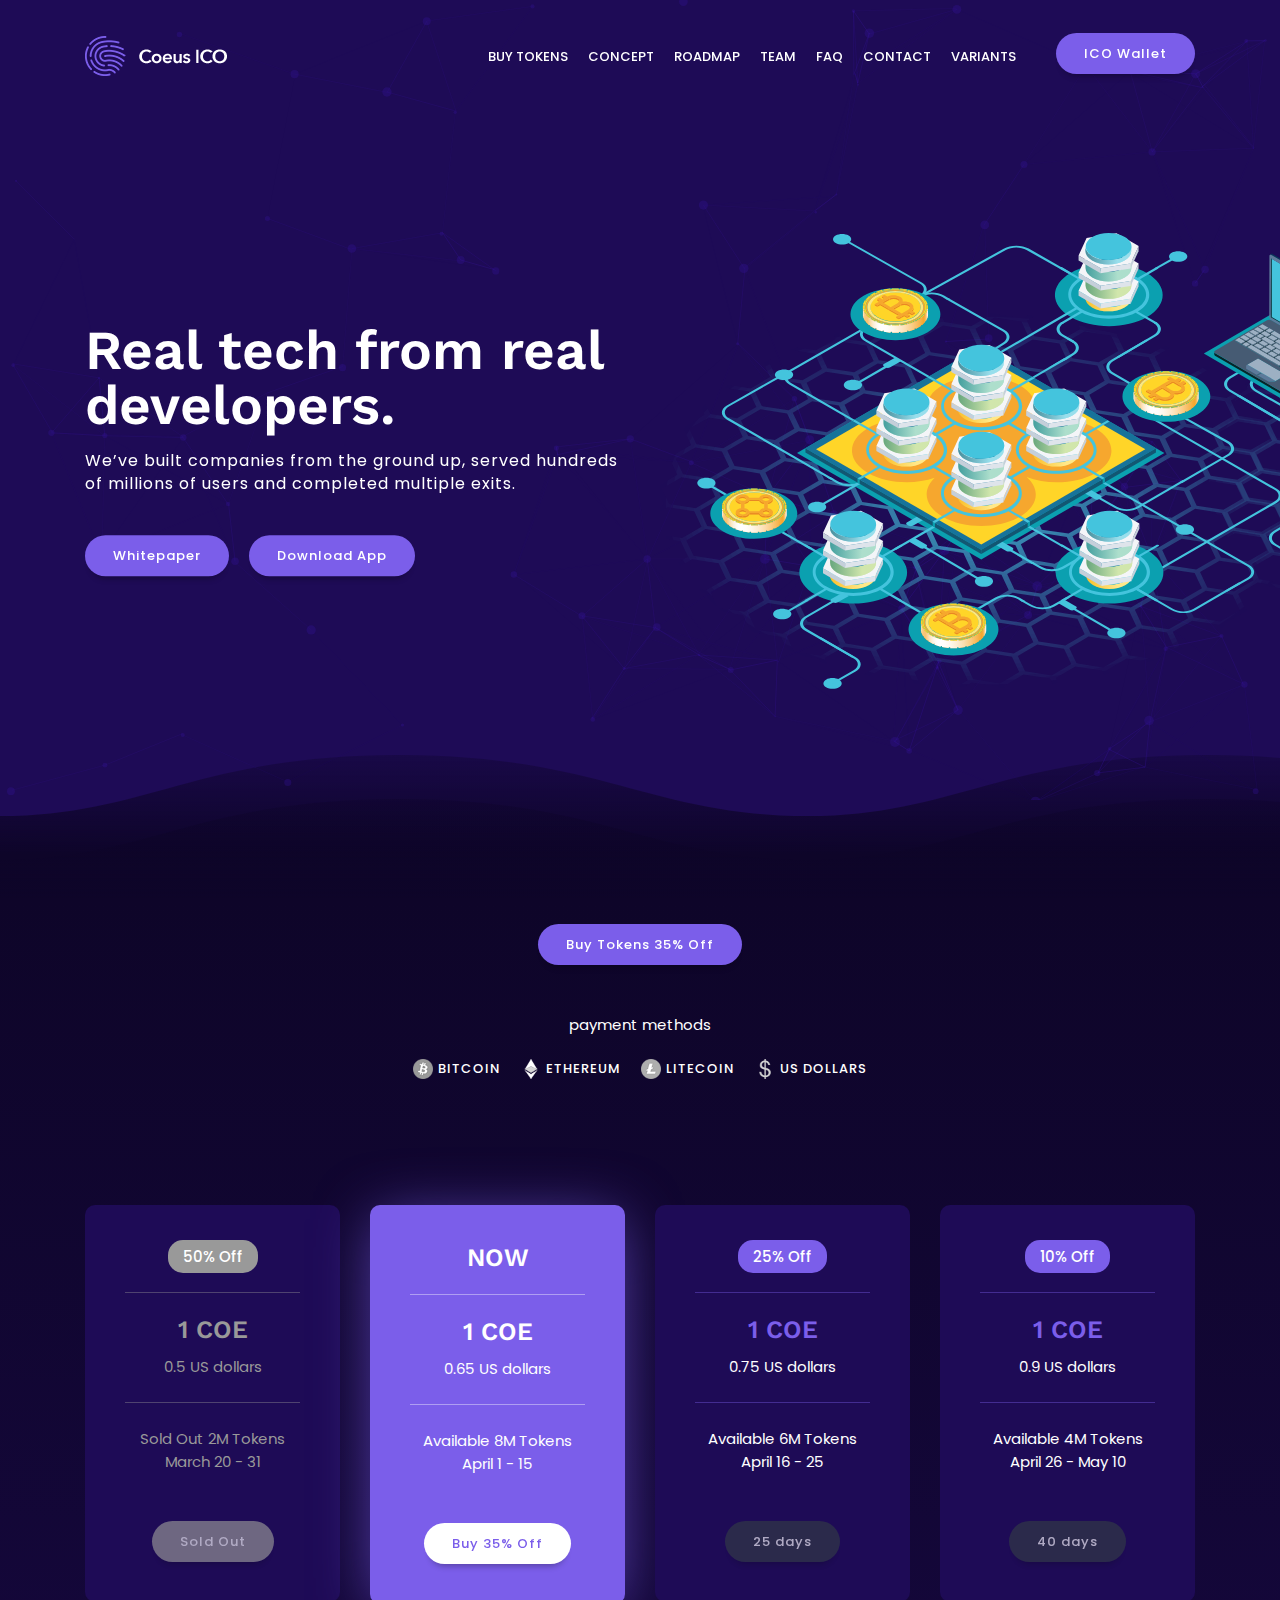
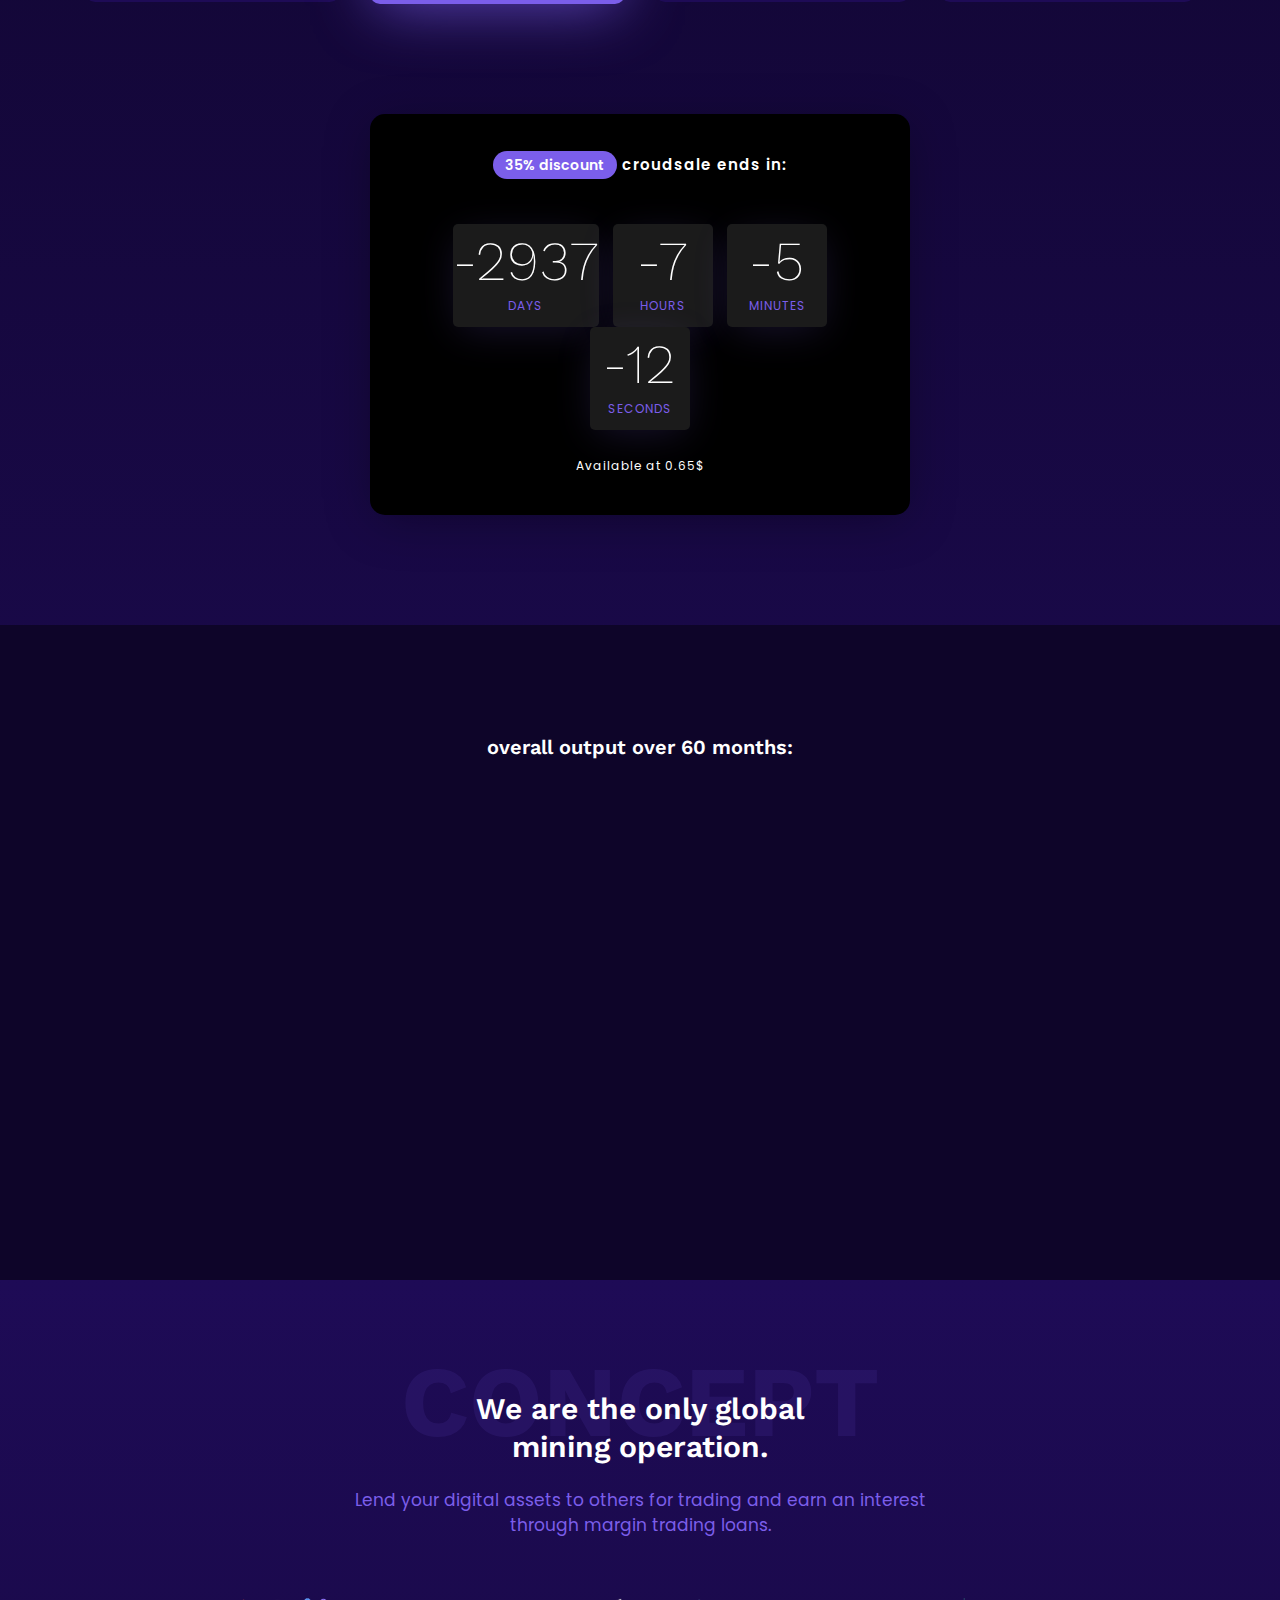
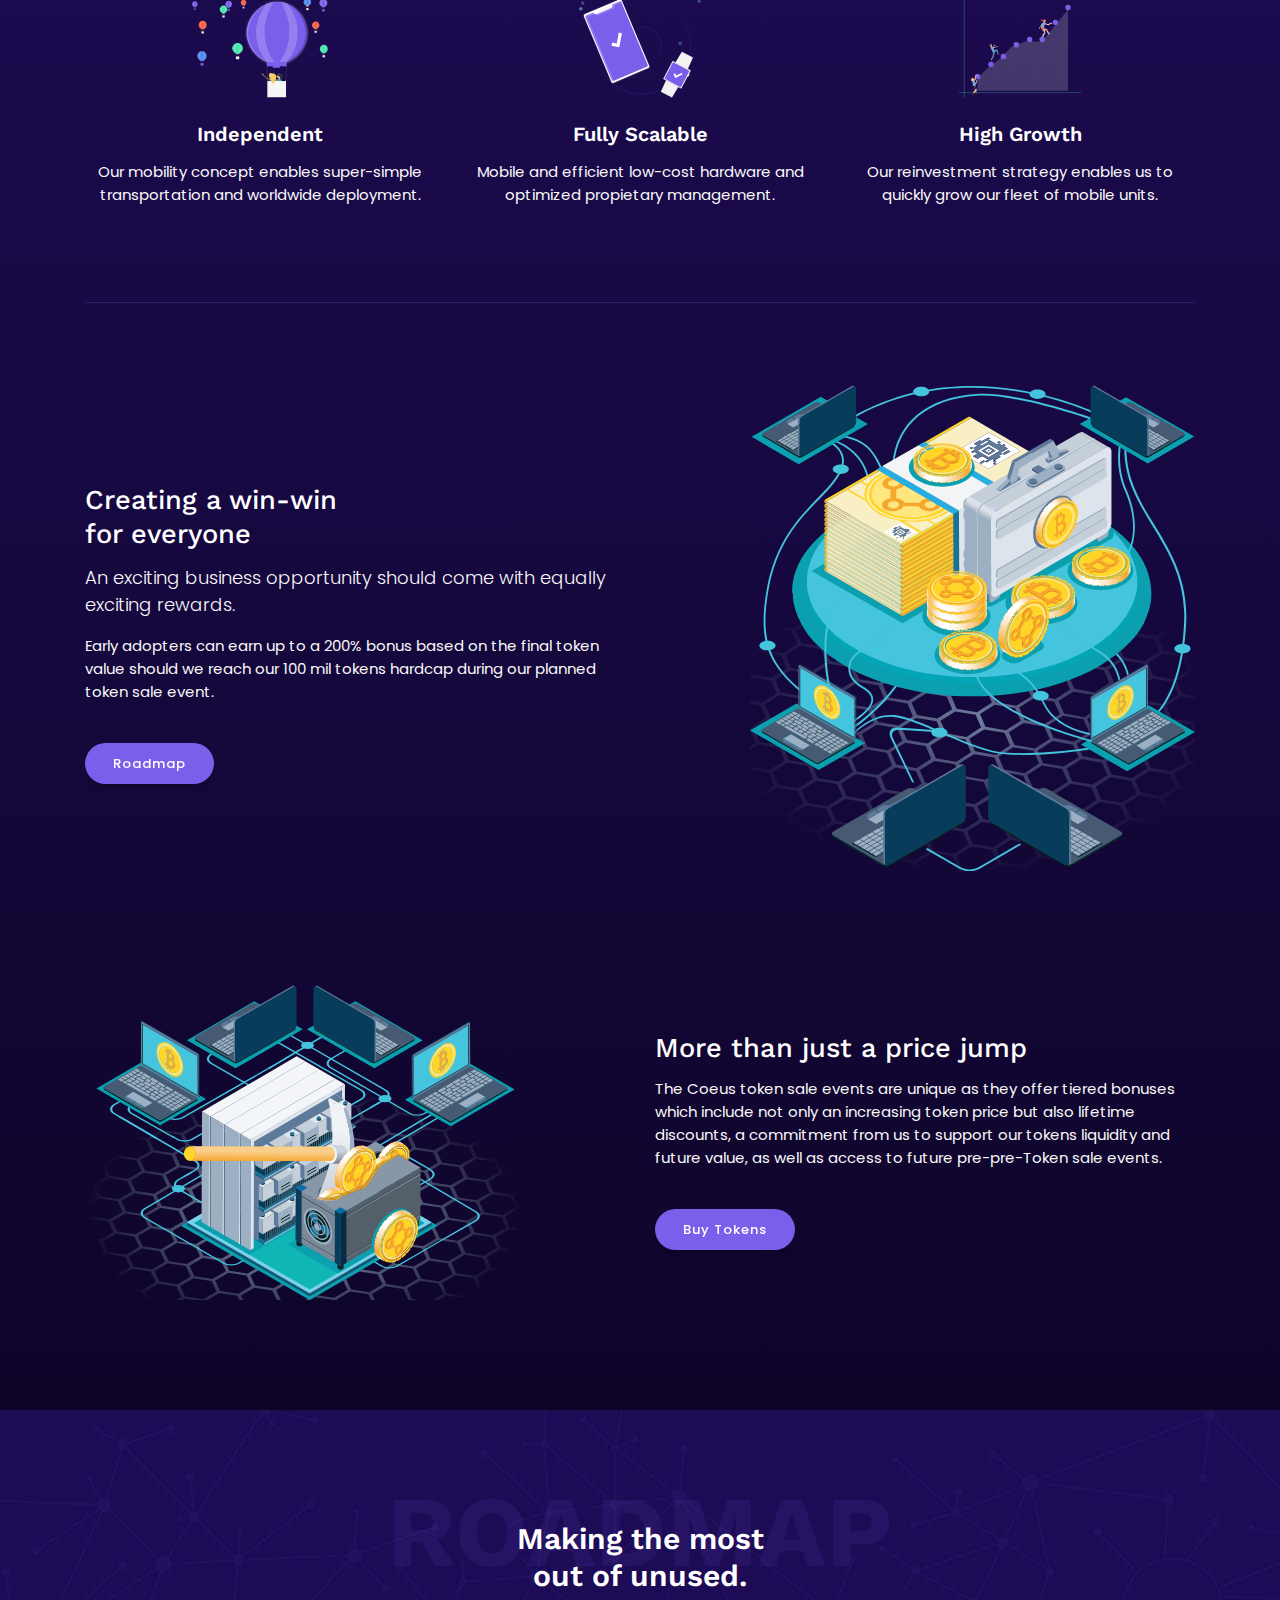
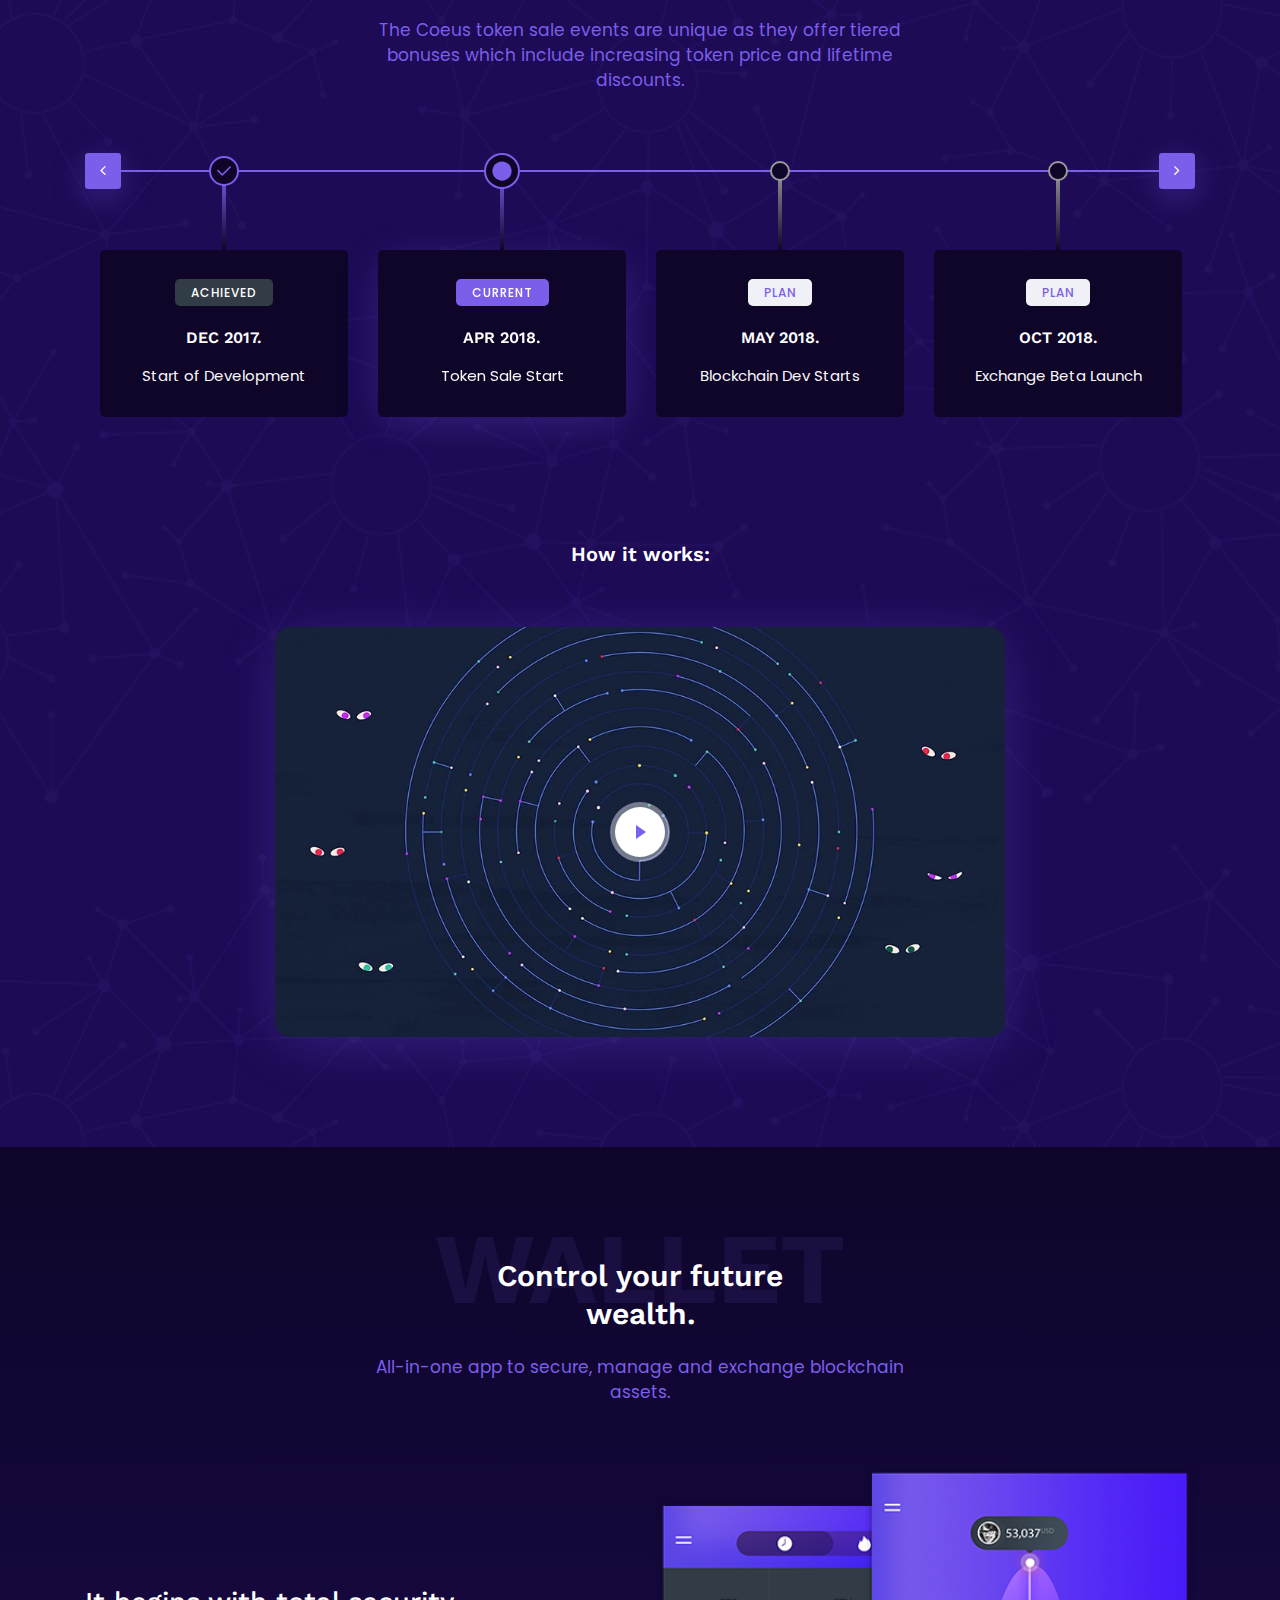
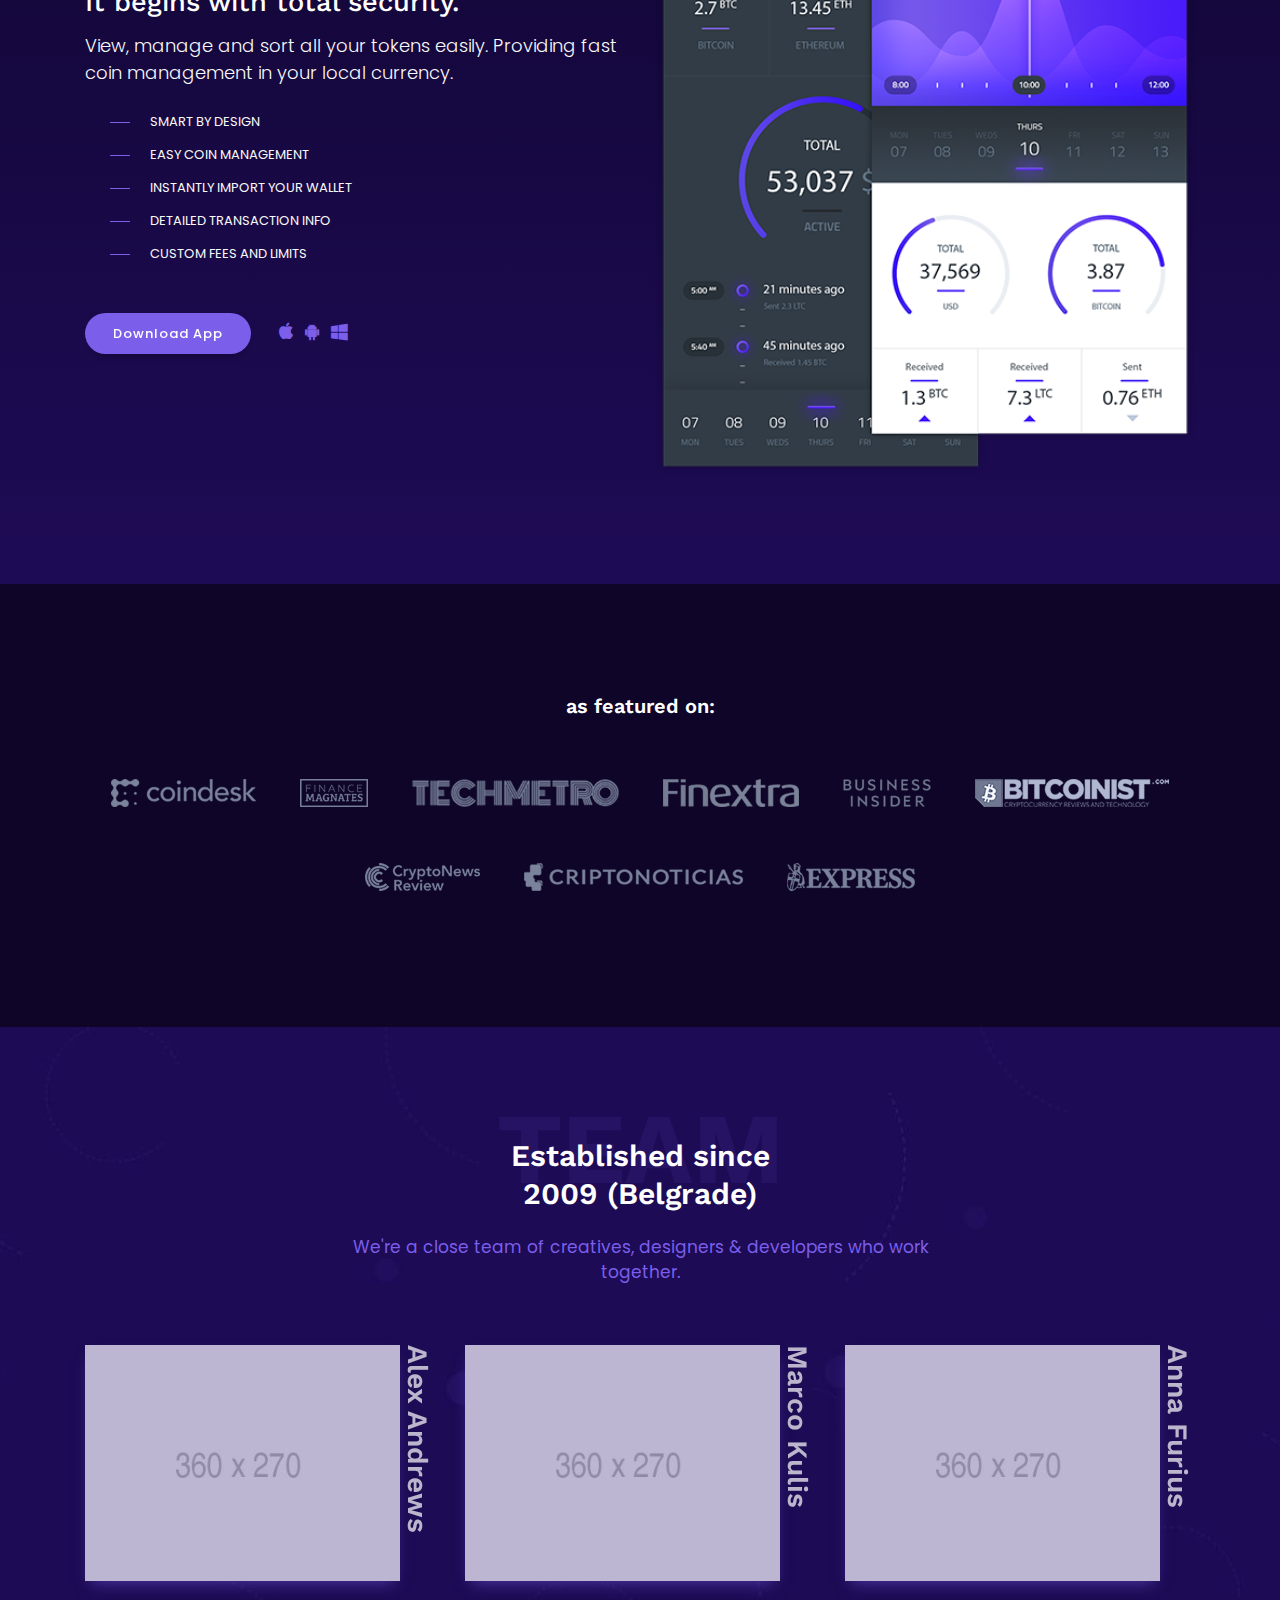
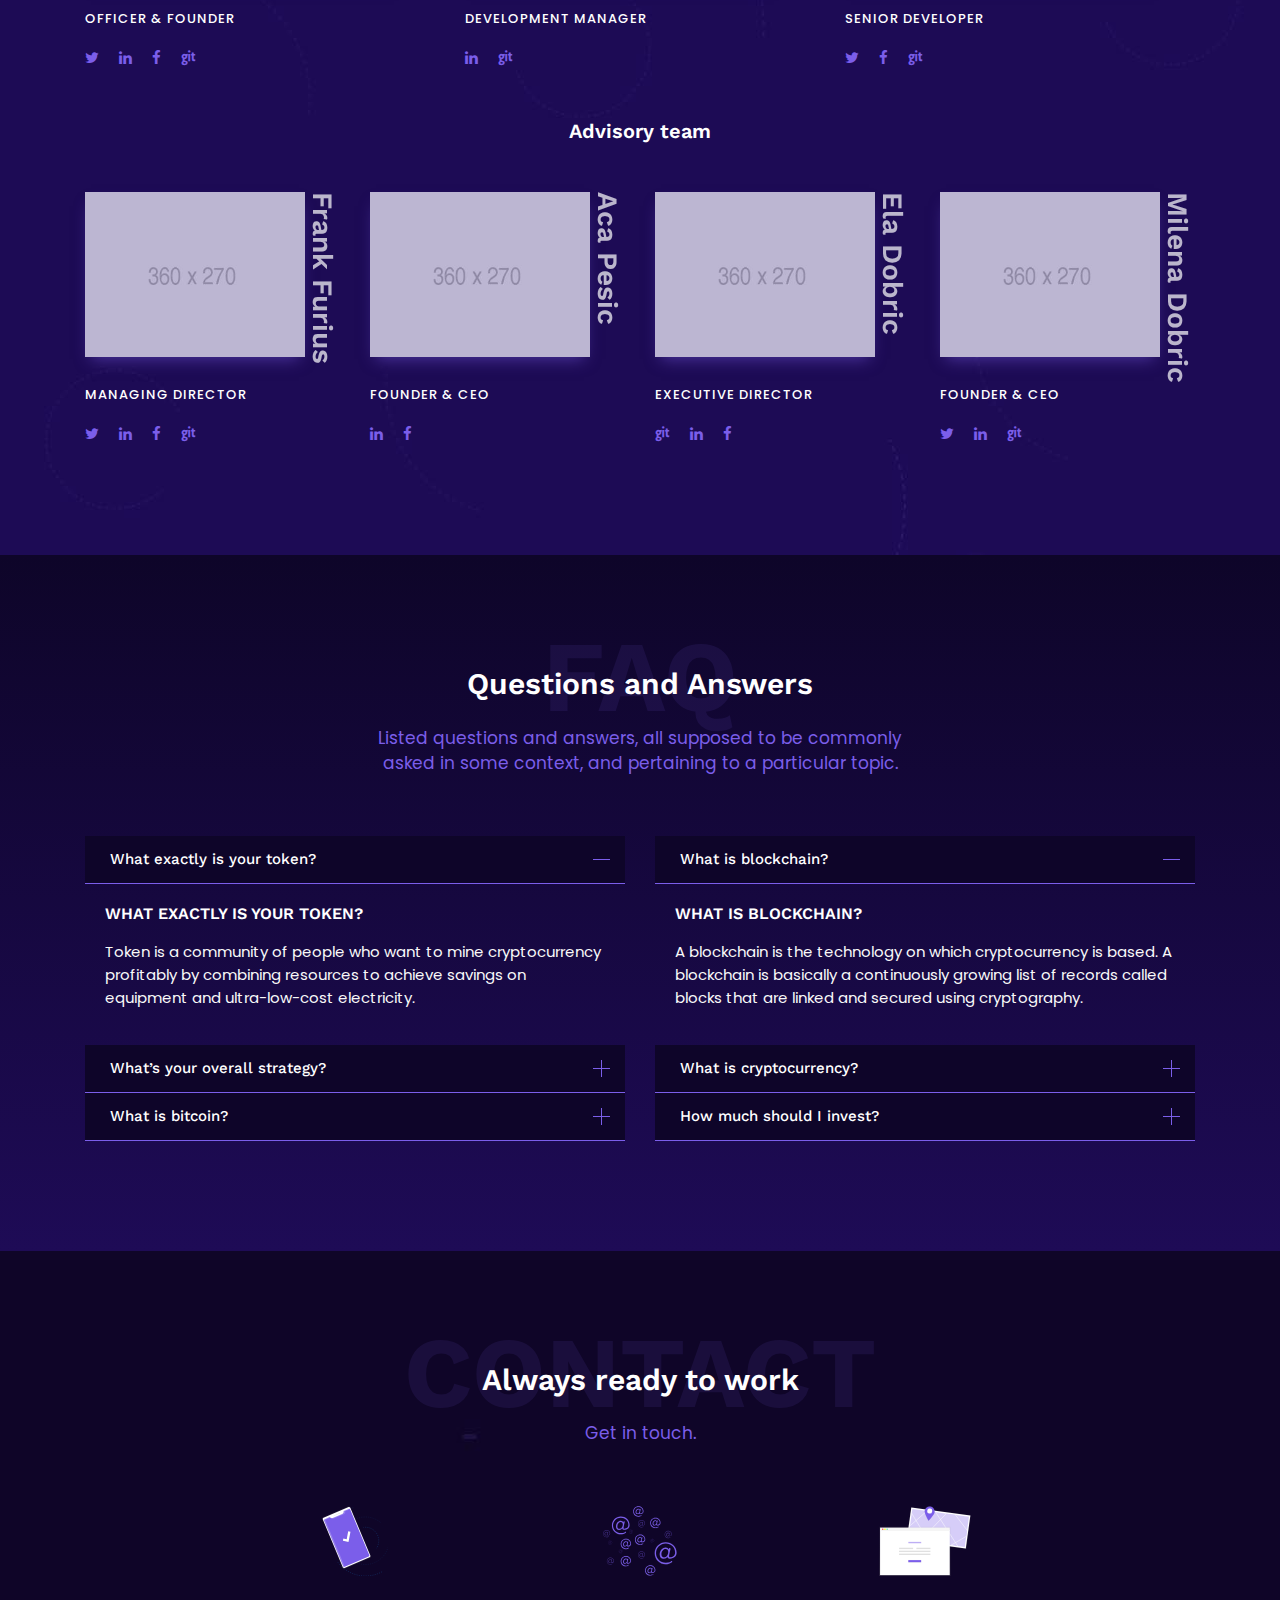
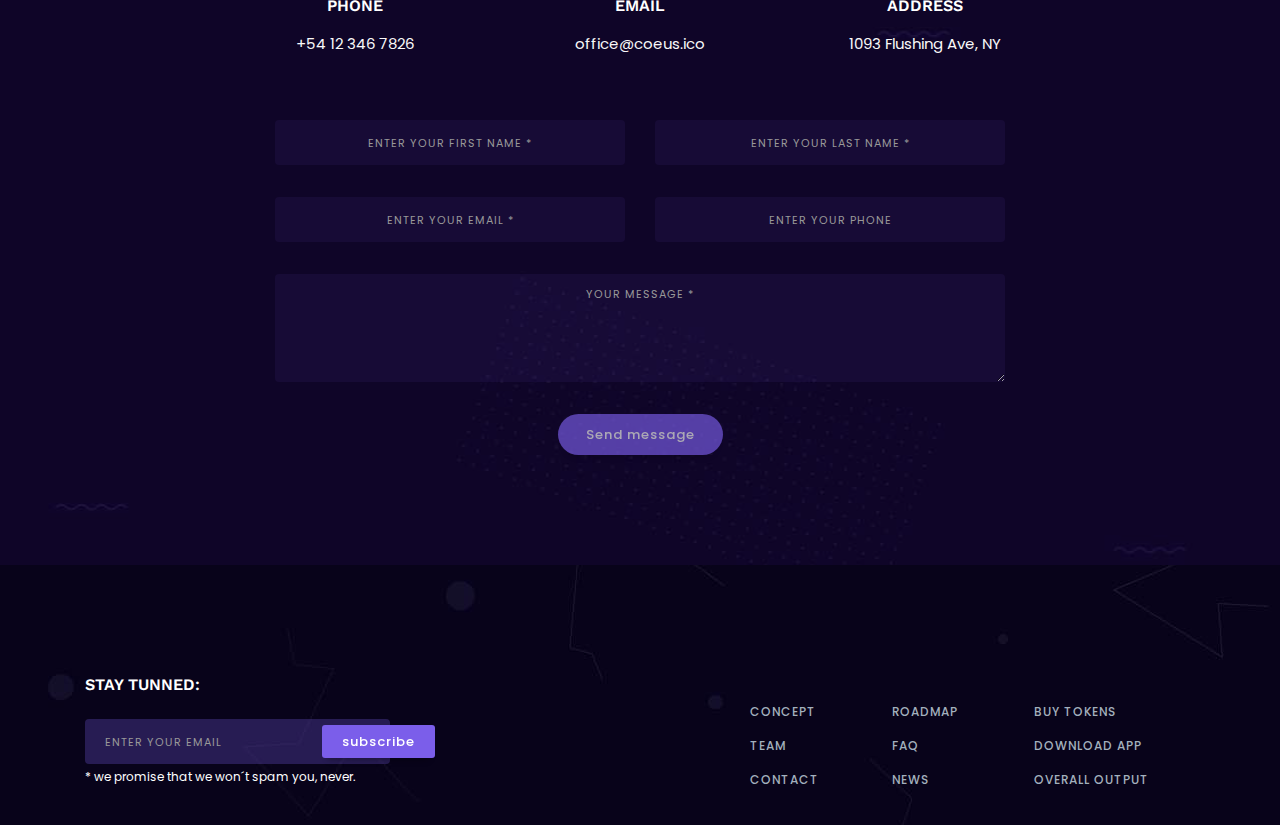
<file: Coeus template/index-3.html>
﻿<!DOCTYPE html>
<!--[if IE 8]><html class="no-js lt-ie9" lang="en"> <![endif]-->
<!--[if gt IE 8]>
<!--><html class="no-js" lang="en"><!--<![endif]-->
<head>

	<!-- Basic Page Needs
	================================================== -->
	<meta charset="utf-8">
	<title>Coeus</title>
	<meta name="description"  content="Creative Template" />
	<meta name="author" content="IG Design">
	<meta name="keywords"  content="ig design, website, design, html5, css3, jquery, creative, clean, animated, portfolio, blog, one-page, multi-page, corporate, business," />
	<meta property="og:title" content="Creative Template" />
	<meta property="og:type" content="website" />
	<meta property="og:url" content="" />
	<meta property="og:image" content="" />
	<meta property="og:image:width" content="470" />
	<meta property="og:image:height" content="246" />
	<meta property="og:site_name" content="" />
	<meta property="og:description" content="Professional Creative Template" />
	<meta name="twitter:card" content="summary_large_image" />
	<meta name="twitter:site" content="https://twitter.com/IvanGrozdic" />
	<meta name="twitter:domain" content="http://ivang-design.com/" />
	<meta name="twitter:title" content="" />
	<meta name="twitter:description" content="Professional Creative Template" />
	<meta name="twitter:image" content="http://ivang-design.com/" />

	<!-- Mobile Specific Metas
	================================================== -->
	<meta name="viewport" content="width=device-width, initial-scale=1, maximum-scale=1">
	<meta name="theme-color" content="#212121"/>
    <meta name="msapplication-navbutton-color" content="#212121"/>
    <meta name="apple-mobile-web-app-status-bar-style" content="#212121"/>

	<!-- Web Fonts 
	================================================== -->
	<link href="https://fonts.googleapis.com/css?family=Work+Sans:100,200,300,400,500,600,700,800,900" rel="stylesheet"/>
	<link href="https://fonts.googleapis.com/css?family=Poppins:100,100i,200,200i,300,300i,400,400i,500,500i,600,600i,700,700i,800,800i,900,900i" rel="stylesheet"/>
	<link href="https://fonts.googleapis.com/css?family=Crimson+Text:400,400i,600,600i,700,700i" rel="stylesheet"/>	
	
	<!-- CSS
	================================================== -->
	<link rel="stylesheet" href="css/bootstrap.min.css"/>
	<link rel="stylesheet" href="css/font-awesome.min.css"/>
	<link rel="stylesheet" href="css/owl.carousel.css"/>
	<link rel="stylesheet" href="css/owl.transitions.css"/>
	<link rel="stylesheet" href="css/style.css"/>
	<link rel="stylesheet" href="css/colors/color.css"/>
			
	<!-- Favicons
	================================================== -->
	<link rel="icon" type="image/png" href="favicon.png">
	<link rel="apple-touch-icon" href="apple-touch-icon.png">
	<link rel="apple-touch-icon" sizes="72x72" href="apple-touch-icon-72x72.png">
	<link rel="apple-touch-icon" sizes="114x114" href="apple-touch-icon-114x114.png">
	
	
</head>
<body>	

	<div class="loader dark">
		<svg version="1.1" id="Layer_1" xmlns="http://www.w3.org/2000/svg" xmlns:xlink="http://www.w3.org/1999/xlink" x="0px" y="0px"
		 width="24px" height="30px" viewBox="0 0 24 30" style="enable-background:new 0 0 50 50;" xml:space="preserve">
			<rect x="0" y="0" width="4" height="10" fill="#333">
				<animateTransform attributeType="xml"
				attributeName="transform" type="translate"
				values="0 0; 0 20; 0 0"
				begin="0" dur="0.6s" repeatCount="indefinite" />
			</rect>
			<rect x="10" y="0" width="4" height="10" fill="#333">
				<animateTransform attributeType="xml"
				attributeName="transform" type="translate"
				values="0 0; 0 20; 0 0"
				begin="0.2s" dur="0.6s" repeatCount="indefinite" />
			</rect>
			<rect x="20" y="0" width="4" height="10" fill="#333">
				<animateTransform attributeType="xml"
				attributeName="transform" type="translate"
				values="0 0; 0 20; 0 0"
				begin="0.4s" dur="0.6s" repeatCount="indefinite" />
			</rect>
		</svg>	
	</div>
						

	
	<!-- Nav and Logo
	================================================== -->
	
	<div id="menu-wrap" class="menu-back cbp-af-header dark">
		<div class="container">
			<div class="row">
				<div class="col-12">
					<nav class="navbar navbar-expand-lg navbar-light bg-light mx-lg-0">
						<a class="navbar-brand" href="index.html"><img src="img/logo-light.png" alt=""></a>
						<button class="navbar-toggler" type="button" data-toggle="collapse" data-target="#navbarSupportedContent" aria-controls="navbarSupportedContent" aria-expanded="false" aria-label="Toggle navigation">
							<span class="navbar-toggler-icon">
								<span class="menu-icon__line menu-icon__line-left"></span>
								<span class="menu-icon__line"></span>
								<span class="menu-icon__line menu-icon__line-right"></span>
							</span>
						</button>

						<div class="collapse navbar-collapse" id="navbarSupportedContent">
							<ul class="navbar-nav ml-auto">
								<li class="nav-item">
									<a class="nav-link" href="#buy" data-ps2id-offset="120">Buy Tokens</a>
								</li>
								<li class="nav-item">
									<a class="nav-link" href="#concept">Concept</a>
								</li>
								<li class="nav-item">
									<a class="nav-link" href="#roadmap">Roadmap</a>
								</li>
								<li class="nav-item">
									<a class="nav-link" href="#team">Team</a>
								</li>
								<li class="nav-item">
									<a class="nav-link" href="#faq">FAQ</a>
								</li>
								<li class="nav-item">
									<a class="nav-link" href="#contact">Contact</a>
								</li>
								<li class="nav-item">
									<a class="nav-link no-line" href="#">Variants</a>
									<ul class="background-dark-blue-2 sub-shadow">
										<li><a href="index.html">From developers</a></li>
										<li><a href="index-11.html">Countdown gradient</a></li>
										<li><a href="index-2.html">Crowdsale</a></li>
										<li><a href="index-9.html">Azure blockchain - animated</a></li>
										<li><a href="index-3.html" class="active-subnav">From developers - dark</a></li>
										<li><a href="index-4.html">Crowdsale - dark</a></li>
										<li><a href="index-5.html">From developers - animated</a></li>
										<li><a href="index-10.html">Countdown gradient anime</a></li>
										<li><a href="index-6.html">Crowdsale - animated</a></li>
										<li><a href="index-7.html">From developers - anime dark</a></li>
										<li><a href="index-8.html">Crowdsale - animated dark</a></li>
									</ul>
								</li>
								<li class="nav-item mt-2">
									<a class="btn btn-primary js-tilt" href="#app" role="button" data-tilt-perspective="300" data-tilt-speed="700" data-tilt-max="24"><span>ICO Wallet</span></a>
								</li>
							</ul>
						</div>
					</nav>				
				</div>
			</div>
		</div>
	</div>

	
	<!-- Primary Page Layout
	================================================== -->

	<div class="section full-height height-auto-lg hide-over background-dark-blue-3">
		<div class="hero-center-wrap relative-on-lg">
			<div class="container">
				<div class="row">
					<div class="col-lg-6 text-center text-lg-left parallax-fade-top align-self-center z-bigger">
						<h2 class="text-white">Real tech from real developers.</h2>
						<p class="mt-3 mb-4 pb-3 font-weight-normal text-white">We’ve built companies from the ground up, served hundreds of millions of users and completed multiple exits.</p>
						<a class="btn btn-primary ml-lg-0 js-tilt" href="#" role="button" data-tilt-perspective="300" data-tilt-speed="700" data-tilt-max="24"><span>Whitepaper</span></a>
						<a class="btn btn-primary js-tilt" href="#app" data-gal="m_PageScroll2id" data-ps2id-offset="68" role="button" data-tilt-perspective="300" data-tilt-speed="700" data-tilt-max="24"><span>Download App</span></a>
					</div>
					<div class="col-lg-6 mt-5 mt-lg-0">
						<div class="img-wrap header-img">
							<img src="img/home-il.svg" alt="">
						</div>
					</div>
				</div>
			</div>
		</div>
		<div class="ocean dark">
			<div class="wave"></div>
			<div class="wave"></div>
		</div>
		<div id="particles-js" class="min-height"></div>
	</div>

	<div class="section z-bigger background-gradient-dark">
		<div class="section padding-bottom-big" id="buy">
		<div class="section">
			<div class="container">
				<div class="row">
					<div class="col-md-12 text-center mt-4">
						<a class="btn btn-primary js-tilt" href="#" role="button" data-tilt-perspective="300" data-tilt-speed="700" data-tilt-max="24"><span>Buy Tokens 35% Off</span></a>
					</div>
					<div class="col-md-12 mt-5">
						<p class="text-center text-white">payment methods</p>
					</div>
					<div class="col-md-12 mt-1">
						<ul class="payment-methods text-white">
							<li><img src="img/bitcoin.png" alt=""><p>bitcoin</p></li>
							<li><img src="img/etherium-light.png" alt=""><p>ethereum</p></li>
							<li><img src="img/litecoin.png" alt=""><p>litecoin</p></li>
							<li><img src="img/usd-light.png" alt=""><p>US Dollars</p></li>
						</ul>
					</div>
				</div>
			</div>
		</div>
		<div class="section padding-top-big">
			<div class="container">
				<div class="row">
					<div class="col-xl-3 col-sm-6">
						<div class="table-sale background-dark-blue-3">
							<p class="text-center"><span>50% Off</span></p>
							<div class="table-line mt-4 mb-4"></div>
							<h4 class="text-center">1 coe</h4>
							<p class="text-center">0.5 US dollars</p>
							<div class="table-line mt-4 mb-4"></div>
							<p class="text-center">Sold Out 2M Tokens</p>
							<p class="text-center">March 20 - 31</p>
							<a class="btn disabled mt-5" href="#" role="button"><span>Sold Out</span></a>
						</div>
					</div>
					<div class="col-xl-3 col-sm-6 mt-4 mt-sm-0">
						<div class="table-sale background-color table-shadow">
							<h4 class="text-center">now</h4>
							<div class="table-line mt-4 mb-4"></div>
							<h4 class="text-center">1 coe</h4>
							<p class="text-center">0.65 US dollars</p>
							<div class="table-line mt-4 mb-4"></div>
							<p class="text-center">Available 8M Tokens</p>
							<p class="text-center">April 1 - 15</p>
							<a class="btn btn-primary table-ver mt-5 js-tilt" href="#" role="button" data-tilt-perspective="300" data-tilt-speed="700" data-tilt-max="24"><span>Buy 35% Off</span></a>
						</div>
					</div>
					<div class="col-xl-3 col-sm-6 mt-4 mt-xl-0">
						<div class="table-sale background-dark-blue-3 future-price">
							<p class="text-center"><span>25% Off</span></p>
							<div class="table-line mt-4 mb-4"></div>
							<h4 class="text-center">1 coe</h4>
							<p class="text-center text-white">0.75 US dollars</p>
							<div class="table-line mt-4 mb-4"></div>
							<p class="text-center text-white">Available 6M Tokens</p>
							<p class="text-center text-white">April 16 - 25</p>
							<a class="btn disabled mt-5 background-dark-blue text-white" href="#" role="button"><span>25 days</span></a>
						</div>
					</div>
					<div class="col-xl-3 col-sm-6 mt-4 mt-xl-0">
						<div class="table-sale background-dark-blue-3 future-price">
							<p class="text-center"><span>10% Off</span></p>
							<div class="table-line mt-4 mb-4"></div>
							<h4 class="text-center">1 coe</h4>
							<p class="text-center text-white">0.9 US dollars</p>
							<div class="table-line mt-4 mb-4"></div>
							<p class="text-center text-white">Available 4M Tokens</p>
							<p class="text-center text-white">April 26 - May 10</p>
							<a class="btn disabled mt-5 background-dark-blue text-white" href="#" role="button"><span>40 days</span></a>
						</div>
					</div>
				</div>
			</div>
			<div class="container padding-top-big">
				<div class="row">
					<div class="col-12 col-lg-6 offset-lg-3">
						<div class="countdown background-black big-shadow-down">
							<p class="mb-4 mb-lg-5"><span>35% discount</span> croudsale ends in:</p>
							<div class="section">
								<ul>
									<li class="background-dark-2"><span id="days"></span>days</li>
									<li class="background-dark-2"><span id="hours"></span>hours</li>
									<li class="background-dark-2"><span id="minutes"></span>minutes</li>
									<li class="background-dark-2"><span id="seconds"></span>seconds</li>
								</ul>
							</div>
							<p class="mt-4 mb-0"><small>Available at 0.65$</small></p>
						</div>
					</div>
				</div>
			</div>
		</div>
		</div>

		<div class="section padding-top-big padding-bottom-big background-dark-blue-2">
			<div class="container">
				<div class="row">
					<div class="col-md-12">
						<div class="title-wrap text-center">
							<h5 class="color-light">overall output over 60 months:</h5>
						</div>
					</div>
					<div class="col-md-12">	
						<div class="line-chart">
							<div class="aspect-ratio">
								<canvas id="chart"></canvas>
							</div>
						</div>				
					</div>
				</div>	
			</div>
		</div>
	</div>

	<div class="section padding-top-bottom-big background-gradient-dark-re" id="concept">
		<div class="container">
			<div class="row">
				<div class="col-md-12">
					<div class="title-wrap text-center">
						<div class="back-title">concept</div>
						<h3 class="text-white">We are the only global<br>mining operation.</h3>
						<p class="color-pr">Lend your digital assets to others for trading and earn an interest through margin trading loans.</p>
					</div>
				</div>
				<div class="col-md-4">
					<div class="concept-box">
						<img class="mb-4" src="img/con-1.svg" alt="">
						<h5 class="text-white">Independent</h5>
						<p class="text-grey">Our mobility concept enables super-simple transportation and worldwide deployment.</p>
					</div>
				</div>
				<div class="col-md-4 mt-4 mt-md-0">
					<div class="concept-box">
						<img class="mb-4" src="img/con-2.svg" alt="">
						<h5 class="text-white">Fully Scalable</h5>
						<p class="text-grey">Mobile and efficient low-cost hardware and optimized propietary management.</p>
					</div>
				</div>
				<div class="col-md-4 mt-4 mt-md-0">
					<div class="concept-box">
						<img class="mb-4" src="img/con-3.svg" alt="">
						<h5 class="text-white">High Growth</h5>
						<p class="text-grey">Our reinvestment strategy enables us to quickly grow our fleet of mobile units.</p>
					</div>
				</div>
				<div class="col-md-12 padding-top-bottom">
					<div class="line-sep"></div>
				</div>
			</div>	
		</div>
		<div class="container">
			<div class="row">
				<div class="col-md-6 align-self-center">
					<h4 class="text-white">Creating a win-win<br>for everyone</h4>
					<p class="lead text-grey">An exciting business opportunity should come with equally exciting rewards.</p>
					<p class="text-grey">Early adopters can earn up to a 200% bonus based on the final token value should we reach our 100 mil tokens hardcap during our planned token sale event.</p>
					<a class="btn btn-primary mt-4 mx-0 js-tilt" href="#roadmap" data-gal="m_PageScroll2id" data-ps2id-offset="68" role="button" data-tilt-perspective="300" data-tilt-speed="700" data-tilt-max="24"><span>Roadmap</span></a>
				</div>
				<div class="col-md-5 offset-md-1 order-first order-md-last mb-4 mb-md-0">
					<div class="img-wrap">
						<img src="img/1.svg" alt="">
					</div>
				</div>
			</div>	
		</div>	
		<div class="container">
			<div class="row">
				<div class="col-md-12 my-5"></div>
			</div>	
		</div>
		<div class="container">
			<div class="row">
				<div class="col-md-5 mb-4 mb-md-0">
					<div class="img-wrap">
						<img src="img/2.svg" alt="">
					</div>
				</div>
				<div class="col-md-6 offset-md-1 align-self-center">
					<h4 class="text-white">More than just a price jump</h4>
					<p class="text-grey">The Coeus token sale events are unique as they offer tiered bonuses which include not only an increasing token price but also lifetime discounts, a commitment from us to support our tokens liquidity and future value, as well as access to future pre-pre-Token sale events.</p>
					<a class="btn btn-primary mt-4 mx-0 js-tilt" href="#buy" data-gal="m_PageScroll2id" data-ps2id-offset="120" role="button" data-tilt-perspective="300" data-tilt-speed="700" data-tilt-max="24"><span>Buy Tokens</span></a>
				</div>
			</div>	
		</div>		
	</div>

	<div class="section padding-top-bottom-big" id="roadmap">
		<div class="background-parallax" style="background-image: url('img/parallax-dark.jpg')" data-enllax-ratio=".5" data-enllax-type="background" data-enllax-direction="vertical"></div>
		<div class="container">
			<div class="row">
				<div class="col-md-12">
					<div class="title-wrap text-center">
						<div class="back-title">roadmap</div>
						<h3 class="text-white">Making the most<br>out of unused.</h3>
						<p class="color-pr">The Coeus token sale events are unique as they offer tiered bonuses which include increasing token price and lifetime discounts.</p>
					</div>
				</div>
				<div class="col-md-12">
					<div class="customNavigation">
						<a class="prev-roadmap dark"><i class="fa fa-angle-left"></i></a>
						<a class="next-roadmap dark"><i class="fa fa-angle-right"></i></a>
					</div>
					<div id="owl-roadmap" class="owl-carousel owl-theme">											
						<div class="item dark">						 
							<div class="roadmap-box background-dark-blue-2">
								<p class="mb-4 achieved"><span>Achieved</span></p>
								<h6 class="text-white">Dec 2017.</h6>
								<p class="text-grey">Start of Development</p>
							</div>	
						</div>											
						<div class="item dark"> 						 
							<div class="roadmap-box current-road background-dark-blue-2 roadmap-shadow">
								<p class="mb-4"><span>Current</span></p>
								<h6 class="text-white">Apr 2018.</h6>
								<p class="text-grey">Token Sale Start</p>
							</div>	
						</div>												
						<div class="item dark"> 						 
							<div class="roadmap-box next-road background-dark-blue-2">
								<p class="mb-4 plan"><span>Plan</span></p>
								<h6 class="text-white">May 2018.</h6>
								<p class="text-grey">Blockchain Dev Starts</p>
							</div>	
						</div>											
						<div class="item dark"> 						 
							<div class="roadmap-box next-road background-dark-blue-2">
								<p class="mb-4 plan"><span>Plan</span></p>
								<h6 class="text-white">Oct 2018.</h6>
								<p class="text-grey">Exchange Beta Launch</p>
							</div>	
						</div>											
						<div class="item dark"> 						 
							<div class="roadmap-box next-road background-dark-blue-2">
								<p class="mb-4 plan"><span>Plan</span></p>
								<h6 class="text-white">Jan 2019.</h6>
								<p class="text-grey">Expanded Licensing</p>
							</div>	
						</div>											
						<div class="item dark"> 						 
							<div class="roadmap-box next-road background-dark-blue-2">
								<p class="mb-4 plan"><span>Plan</span></p>
								<h6 class="text-white">Mar 2019.</h6>
								<p class="text-grey">Debit Card Launch</p>
							</div>	
						</div>											
						<div class="item dark"> 						 
							<div class="roadmap-box next-road background-dark-blue-2">
								<p class="mb-4 plan"><span>Plan</span></p>
								<h6 class="text-white">May 2019.</h6>
								<p class="text-grey">Partnership For Future</p>
							</div>	
						</div>							
					</div>
				</div>
				<div class="col-md-12 padding-top">
					<div class="title-wrap text-center">
						<h5 class="text-white">How it works:</h5>
					</div>
				</div>
				<div class="col-md-8 offset-md-2">
					<div class="video-section video-shadow">
						<figure class="vimeo"> 
							<a href="https://player.vimeo.com/video/239566739">
								<img src="img/video-light.jpg" alt="image"/>
							</a>
						</figure>
					</div>
				</div>
			</div>	
		</div>
	
	</div>

	<div class="section padding-top-bottom-big background-gradient-dark" id="app">
		<div class="container">
			<div class="row">
				<div class="col-md-12">
					<div class="title-wrap text-center">
						<div class="back-title">wallet</div>
						<h3 class="text-white">Control your future<br>wealth.</h3>
						<p class="color-pr">All-in-one app to secure, manage and exchange blockchain assets.</p>
					</div>
				</div>
			</div>	
		</div>
		<div class="container">
			<div class="row">
				<div class="col-md-6 align-self-center">
					<h4 class="text-white">It begins with total security.</h4>
					<p class="lead text-grey">View, manage and sort all your tokens easily. Providing fast coin management in your local currency.</p>
					<ul class="app-list mb-5 mt-4">
						<li class="text-grey">Smart by design</li>
						<li class="text-grey">Easy Coin Management</li>
						<li class="text-grey">Instantly import your wallet</li>
						<li class="text-grey">Detailed transaction info</li>
						<li class="text-grey">Custom fees and limits</li>
					</ul>
					<a class="btn btn-primary mx-0 js-tilt" href="#" role="button" data-tilt-perspective="300" data-tilt-speed="700" data-tilt-max="24"><span>Download App</span></a>
					<a class="app-btn ml-4" href="#"><i class="fa fa-apple"></i></a>
					<a class="app-btn ml-2" href="#"><i class="fa fa-android"></i></a>
					<a class="app-btn ml-2" href="#"><i class="fa fa-windows"></i></a>
				</div>
				<div class="col-md-6 order-first order-md-last mb-4 mb-md-0">
					<div class="img-wrap">
						<img src="img/app.png" alt="">
					</div>
				</div>
			</div>	
		</div>	
	</div>

	<div class="section padding-top-big padding-bottom background-dark-blue-2">
		<div class="container">
			<div class="row">
				<div class="col-md-12">
					<div class="title-wrap text-center">
						<h5 class="color-light">as featured on:</h5>
					</div>
				</div>
				<div class="col-md-12">
					<ul class="logo-wrap">
						<li><img src="img/logos/1.png" alt=""></li>
						<li><img src="img/logos/2.png" alt=""></li>
						<li><img src="img/logos/3.png" alt=""></li>
						<li><img src="img/logos/4.png" alt=""></li>
						<li><img src="img/logos/5.png" alt=""></li>
						<li><img src="img/logos/6.png" alt=""></li>
						<li><img src="img/logos/7.png" alt=""></li>
						<li><img src="img/logos/8.png" alt=""></li>
						<li><img src="img/logos/9.png" alt=""></li>
					</ul>
				</div>
			</div>	
		</div>
	</div>

	<div class="section padding-top-bottom-big" id="team">
		<div class="background-parallax" style="background-image: url('img/parallax-dark-1.jpg')" data-enllax-ratio=".5" data-enllax-type="background" data-enllax-direction="vertical"></div>
		<div class="container">
			<div class="row">
				<div class="col-md-12">
					<div class="title-wrap text-center">
						<div class="back-title">team</div>
						<h3 class="text-white">Established since<br>2009 (Belgrade)</h3>
						<p class="color-pr">We're a close team of creatives, designers & developers who work together.</p>
					</div>
				</div>
			</div>	
		</div>
		<div class="container">
			<div class="row justify-content-center">
				<div class="col-lg-4 col-md-6 mb-5 mb-lg-0">
					<div class="team-wrap dark">
						<a class="d-inline" data-toggle="modal" data-target="#team-modal-1">
							<div class="team-img-wrap dark js-tilt" data-tilt-perspective="700" data-tilt-speed="700" data-tilt-max="24">
								<img src="img/t5.jpg" alt="">
								<div class="team-img-mask"></div>
							</div>
						</a>
						<h6>Alex Andrews</h6>
						<p>Officer & Founder</p>
						<a class="app-btn" href="#"><i class="fa fa-twitter"></i></a>
						<a class="app-btn ml-3" href="#"><i class="fa fa-linkedin"></i></a>
						<a class="app-btn ml-3" href="#"><i class="fa fa-facebook"></i></a>
						<a class="app-btn ml-3" href="#"><i class="fa fa-git"></i></a>
					</div>
				</div>
				<div class="col-lg-4 col-md-6 mb-5 mb-lg-0">
					<div class="team-wrap dark">
						<a class="d-inline" data-toggle="modal" data-target="#team-modal-2">
							<div class="team-img-wrap dark js-tilt" data-tilt-perspective="700" data-tilt-speed="700" data-tilt-max="24">
								<img src="img/t6.jpg" alt="">
								<div class="team-img-mask"></div>
							</div>
						</a>
						<h6>Marco Kulis</h6>
						<p>Development manager</p>
						<a class="app-btn" href="#"><i class="fa fa-linkedin"></i></a>
						<a class="app-btn ml-3" href="#"><i class="fa fa-git"></i></a>
					</div>
				</div>
				<div class="col-lg-4 col-md-6">
					<div class="team-wrap dark">
						<a class="d-inline" data-toggle="modal" data-target="#team-modal-3">
							<div class="team-img-wrap dark js-tilt" data-tilt-perspective="700" data-tilt-speed="700" data-tilt-max="24">
								<img src="img/t7.jpg" alt="">
								<div class="team-img-mask"></div>
							</div>
						</a>
						<h6>Anna Furius</h6>
						<p>Senior Developer</p>
						<a class="app-btn" href="#"><i class="fa fa-twitter"></i></a>
						<a class="app-btn ml-3" href="#"><i class="fa fa-facebook"></i></a>
						<a class="app-btn ml-3" href="#"><i class="fa fa-git"></i></a>
					</div>
				</div>
				<div class="col-md-12 padding-top-small">
					<div class="title-wrap text-center mb-5">
						<h5 class="text-white">Advisory team</h5>
					</div>
				</div>
				<div class="col-xl-3 col-md-6 mb-5 mb-xl-0">
					<div class="team-wrap dark">
						<a class="d-inline" data-toggle="modal" data-target="#team-modal-4">
							<div class="team-img-wrap dark js-tilt" data-tilt-perspective="700" data-tilt-speed="700" data-tilt-max="24">
								<img src="img/t1.jpg" alt="">
								<div class="team-img-mask"></div>
							</div>
						</a>
						<h6>Frank Furius</h6>
						<p>Managing Director</p>
						<a class="app-btn" href="#"><i class="fa fa-twitter"></i></a>
						<a class="app-btn ml-3" href="#"><i class="fa fa-linkedin"></i></a>
						<a class="app-btn ml-3" href="#"><i class="fa fa-facebook"></i></a>
						<a class="app-btn ml-3" href="#"><i class="fa fa-git"></i></a>
					</div>
				</div>
				<div class="col-xl-3 col-md-6 mb-5 mb-xl-0">
					<div class="team-wrap dark">
						<a class="d-inline" data-toggle="modal" data-target="#team-modal-5">
							<div class="team-img-wrap dark js-tilt" data-tilt-perspective="700" data-tilt-speed="700" data-tilt-max="24">
								<img src="img/t2.jpg" alt="">
								<div class="team-img-mask"></div>
							</div>
						</a>
						<h6>Aca Pesic</h6>
						<p>Founder & CEO</p>
						<a class="app-btn" href="#"><i class="fa fa-linkedin"></i></a>
						<a class="app-btn ml-3" href="#"><i class="fa fa-facebook"></i></a>
					</div>
				</div>
				<div class="col-xl-3 col-md-6 mb-5 mb-xl-0">
					<div class="team-wrap dark">
						<a class="d-inline" data-toggle="modal" data-target="#team-modal-6">
							<div class="team-img-wrap dark js-tilt" data-tilt-perspective="700" data-tilt-speed="700" data-tilt-max="24">
								<img src="img/t3.jpg" alt="">
								<div class="team-img-mask"></div>
							</div>
						</a>
						<h6>Ela Dobric</h6>
						<p>Executive Director</p>
						<a class="app-btn" href="#"><i class="fa fa-git"></i></a>
						<a class="app-btn ml-3" href="#"><i class="fa fa-linkedin"></i></a>
						<a class="app-btn ml-3" href="#"><i class="fa fa-facebook"></i></a>
					</div>
				</div>
				<div class="col-xl-3 col-md-6">
					<div class="team-wrap dark">
						<a class="d-inline" data-toggle="modal" data-target="#team-modal-7">
							<div class="team-img-wrap dark js-tilt" data-tilt-perspective="700" data-tilt-speed="700" data-tilt-max="24">
								<img src="img/t4.jpg" alt="">
								<div class="team-img-mask"></div>
							</div>
						</a>
						<h6>Milena Dobric</h6>
						<p>Founder & CEO</p>
						<a class="app-btn" href="#"><i class="fa fa-twitter"></i></a>
						<a class="app-btn ml-3" href="#"><i class="fa fa-linkedin"></i></a>
						<a class="app-btn ml-3" href="#"><i class="fa fa-git"></i></a>
					</div>
				</div>
			</div>	
		</div>
	</div>

	<!-- Modal Team 1-->

	<div class="modal fade bd-example-modal-lg" id="team-modal-1" tabindex="-1" role="dialog" aria-labelledby="team-modal-1" aria-hidden="true">
		<div class="modal-dialog modal-dialog-centered modal-lg" role="document">
			<div class="modal-content dark">
				<div class="modal-img-wrap" style="background-image: url('img/t5-modal.jpg')"></div>
				<div class="modal-header">
					<button type="button" class="close" data-dismiss="modal" aria-label="Close">
						<span aria-hidden="true"></span>
					</button>
				</div>
				<div class="modal-body">
					<div class="container">
						<div class="row">
							<div class="col-md-12 mb-4">
								<h3 class="mb-0">Alex Andrews</h3>
								<p class="lead">Officer & Founder</p>
							</div>
							<div class="col-xl-12">
								<p class="mb-3">Design must reflect the practical and aesthetic in business but above all... good design must primarily serve people.</p>
								<ul class="app-list mt-4">
									<li>Lead marketing</li>
									<li>Run logistics strategy</li>
									<li>Advised software</li>
								</ul>
								<p class="mt-4 mb-0"><small>html</small></p>
								<div class="progress mt-1 mb-2">
									<div class="progress-bar" style="width: 83%" role="progressbar" aria-valuenow="83" aria-valuemin="0" aria-valuemax="100"></div>
								</div>
								<p class="mb-0"><small>css</small></p>
								<div class="progress mt-1 mb-2">
									<div class="progress-bar" style="width: 75%" role="progressbar" aria-valuenow="75" aria-valuemin="0" aria-valuemax="100"></div>
								</div>
								<p class="mb-0"><small>php</small></p>
								<div class="progress mt-1 mb-4">
									<div class="progress-bar" style="width: 93%" role="progressbar" aria-valuenow="93" aria-valuemin="0" aria-valuemax="100"></div>
								</div>
							</div>
						</div>	
					</div>
				</div>
			</div>
		</div>
	</div>

	<!-- Modal Team 2-->

	<div class="modal fade bd-example-modal-lg" id="team-modal-2" tabindex="-1" role="dialog" aria-labelledby="team-modal-2" aria-hidden="true">
		<div class="modal-dialog modal-dialog-centered modal-lg" role="document">
			<div class="modal-content dark">
				<div class="modal-img-wrap" style="background-image: url('img/t6-modal.jpg')"></div>
				<div class="modal-header">
					<button type="button" class="close" data-dismiss="modal" aria-label="Close">
						<span aria-hidden="true"></span>
					</button>
				</div>
				<div class="modal-body">
					<div class="container">
						<div class="row">
							<div class="col-md-12 mb-4">
								<h3 class="mb-0">Marco Kulis</h3>
								<p class="lead">Officer & Founder</p>
							</div>
							<div class="col-xl-12">
								<p class="mb-3">Design must reflect the practical and aesthetic in business but above all... good design must primarily serve people.</p>
								<ul class="app-list mt-4">
									<li>Lead marketing</li>
									<li>Run logistics strategy</li>
									<li>Advised software</li>
								</ul>
								<p class="mt-4 mb-0"><small>html</small></p>
								<div class="progress mt-1 mb-2">
									<div class="progress-bar" style="width: 83%" role="progressbar" aria-valuenow="83" aria-valuemin="0" aria-valuemax="100"></div>
								</div>
								<p class="mb-0"><small>css</small></p>
								<div class="progress mt-1 mb-2">
									<div class="progress-bar" style="width: 75%" role="progressbar" aria-valuenow="75" aria-valuemin="0" aria-valuemax="100"></div>
								</div>
								<p class="mb-0"><small>php</small></p>
								<div class="progress mt-1 mb-4">
									<div class="progress-bar" style="width: 93%" role="progressbar" aria-valuenow="93" aria-valuemin="0" aria-valuemax="100"></div>
								</div>
							</div>
						</div>	
					</div>
				</div>
			</div>
		</div>
	</div>	

	<!-- Modal Team 3-->

	<div class="modal fade bd-example-modal-lg" id="team-modal-3" tabindex="-1" role="dialog" aria-labelledby="team-modal-3" aria-hidden="true">
		<div class="modal-dialog modal-dialog-centered modal-lg" role="document">
			<div class="modal-content dark">
				<div class="modal-img-wrap" style="background-image: url('img/t7-modal.jpg')"></div>
				<div class="modal-header">
					<button type="button" class="close" data-dismiss="modal" aria-label="Close">
						<span aria-hidden="true"></span>
					</button>
				</div>
				<div class="modal-body">
					<div class="container">
						<div class="row">
							<div class="col-md-12 mb-4">
								<h3 class="mb-0">Anna Furius</h3>
								<p class="lead">Officer & Founder</p>
							</div>
							<div class="col-xl-12">
								<p class="mb-3">Design must reflect the practical and aesthetic in business but above all... good design must primarily serve people.</p>
								<ul class="app-list mt-4">
									<li>Lead marketing</li>
									<li>Run logistics strategy</li>
									<li>Advised software</li>
								</ul>
								<p class="mt-4 mb-0"><small>html</small></p>
								<div class="progress mt-1 mb-2">
									<div class="progress-bar" style="width: 83%" role="progressbar" aria-valuenow="83" aria-valuemin="0" aria-valuemax="100"></div>
								</div>
								<p class="mb-0"><small>css</small></p>
								<div class="progress mt-1 mb-2">
									<div class="progress-bar" style="width: 75%" role="progressbar" aria-valuenow="75" aria-valuemin="0" aria-valuemax="100"></div>
								</div>
								<p class="mb-0"><small>php</small></p>
								<div class="progress mt-1 mb-4">
									<div class="progress-bar" style="width: 93%" role="progressbar" aria-valuenow="93" aria-valuemin="0" aria-valuemax="100"></div>
								</div>
							</div>
						</div>	
					</div>
				</div>
			</div>
		</div>
	</div>	

	<!-- Modal Team 4-->

	<div class="modal fade bd-example-modal-lg" id="team-modal-4" tabindex="-1" role="dialog" aria-labelledby="team-modal-4" aria-hidden="true">
		<div class="modal-dialog modal-dialog-centered modal-lg" role="document">
			<div class="modal-content dark">
				<div class="modal-img-wrap" style="background-image: url('img/t1-modal.jpg')"></div>
				<div class="modal-header">
					<button type="button" class="close" data-dismiss="modal" aria-label="Close">
						<span aria-hidden="true"></span>
					</button>
				</div>
				<div class="modal-body">
					<div class="container">
						<div class="row">
							<div class="col-md-12 mb-4">
								<h3 class="mb-0">Frank Furius</h3>
								<p class="lead">Officer & Founder</p>
							</div>
							<div class="col-xl-12">
								<p class="mb-3">Design must reflect the practical and aesthetic in business but above all... good design must primarily serve people.</p>
								<ul class="app-list mt-4">
									<li>Lead marketing</li>
									<li>Run logistics strategy</li>
									<li>Advised software</li>
								</ul>
								<p class="mt-4 mb-0"><small>html</small></p>
								<div class="progress mt-1 mb-2">
									<div class="progress-bar" style="width: 83%" role="progressbar" aria-valuenow="83" aria-valuemin="0" aria-valuemax="100"></div>
								</div>
								<p class="mb-0"><small>css</small></p>
								<div class="progress mt-1 mb-2">
									<div class="progress-bar" style="width: 75%" role="progressbar" aria-valuenow="75" aria-valuemin="0" aria-valuemax="100"></div>
								</div>
								<p class="mb-0"><small>php</small></p>
								<div class="progress mt-1 mb-4">
									<div class="progress-bar" style="width: 93%" role="progressbar" aria-valuenow="93" aria-valuemin="0" aria-valuemax="100"></div>
								</div>
							</div>
						</div>	
					</div>
				</div>
			</div>
		</div>
	</div>	

	<!-- Modal Team 5-->

	<div class="modal fade bd-example-modal-lg" id="team-modal-5" tabindex="-1" role="dialog" aria-labelledby="team-modal-5" aria-hidden="true">
		<div class="modal-dialog modal-dialog-centered modal-lg" role="document">
			<div class="modal-content dark">
				<div class="modal-img-wrap" style="background-image: url('img/t2-modal.jpg')"></div>
				<div class="modal-header">
					<button type="button" class="close" data-dismiss="modal" aria-label="Close">
						<span aria-hidden="true"></span>
					</button>
				</div>
				<div class="modal-body">
					<div class="container">
						<div class="row">
							<div class="col-md-12 mb-4">
								<h3 class="mb-0">Aca Pesic</h3>
								<p class="lead">Officer & Founder</p>
							</div>
							<div class="col-xl-12">
								<p class="mb-3">Design must reflect the practical and aesthetic in business but above all... good design must primarily serve people.</p>
								<ul class="app-list mt-4">
									<li>Lead marketing</li>
									<li>Run logistics strategy</li>
									<li>Advised software</li>
								</ul>
								<p class="mt-4 mb-0"><small>html</small></p>
								<div class="progress mt-1 mb-2">
									<div class="progress-bar" style="width: 83%" role="progressbar" aria-valuenow="83" aria-valuemin="0" aria-valuemax="100"></div>
								</div>
								<p class="mb-0"><small>css</small></p>
								<div class="progress mt-1 mb-2">
									<div class="progress-bar" style="width: 75%" role="progressbar" aria-valuenow="75" aria-valuemin="0" aria-valuemax="100"></div>
								</div>
								<p class="mb-0"><small>php</small></p>
								<div class="progress mt-1 mb-4">
									<div class="progress-bar" style="width: 93%" role="progressbar" aria-valuenow="93" aria-valuemin="0" aria-valuemax="100"></div>
								</div>
							</div>
						</div>	
					</div>
				</div>
			</div>
		</div>
	</div>	

	<!-- Modal Team 6-->

	<div class="modal fade bd-example-modal-lg" id="team-modal-6" tabindex="-1" role="dialog" aria-labelledby="team-modal-6" aria-hidden="true">
		<div class="modal-dialog modal-dialog-centered modal-lg" role="document">
			<div class="modal-content dark">
				<div class="modal-img-wrap" style="background-image: url('img/t3-modal.jpg')"></div>
				<div class="modal-header">
					<button type="button" class="close" data-dismiss="modal" aria-label="Close">
						<span aria-hidden="true"></span>
					</button>
				</div>
				<div class="modal-body">
					<div class="container">
						<div class="row">
							<div class="col-md-12 mb-4">
								<h3 class="mb-0">Ela Dobric</h3>
								<p class="lead">Officer & Founder</p>
							</div>
							<div class="col-xl-12">
								<p class="mb-3">Design must reflect the practical and aesthetic in business but above all... good design must primarily serve people.</p>
								<ul class="app-list mt-4">
									<li>Lead marketing</li>
									<li>Run logistics strategy</li>
									<li>Advised software</li>
								</ul>
								<p class="mt-4 mb-0"><small>html</small></p>
								<div class="progress mt-1 mb-2">
									<div class="progress-bar" style="width: 83%" role="progressbar" aria-valuenow="83" aria-valuemin="0" aria-valuemax="100"></div>
								</div>
								<p class="mb-0"><small>css</small></p>
								<div class="progress mt-1 mb-2">
									<div class="progress-bar" style="width: 75%" role="progressbar" aria-valuenow="75" aria-valuemin="0" aria-valuemax="100"></div>
								</div>
								<p class="mb-0"><small>php</small></p>
								<div class="progress mt-1 mb-4">
									<div class="progress-bar" style="width: 93%" role="progressbar" aria-valuenow="93" aria-valuemin="0" aria-valuemax="100"></div>
								</div>
							</div>
						</div>	
					</div>
				</div>
			</div>
		</div>
	</div>	

	<!-- Modal Team 7-->

	<div class="modal fade bd-example-modal-lg" id="team-modal-7" tabindex="-1" role="dialog" aria-labelledby="team-modal-7" aria-hidden="true">
		<div class="modal-dialog modal-dialog-centered modal-lg" role="document">
			<div class="modal-content dark">
				<div class="modal-img-wrap" style="background-image: url('img/t4-modal.jpg')"></div>
				<div class="modal-header">
					<button type="button" class="close" data-dismiss="modal" aria-label="Close">
						<span aria-hidden="true"></span>
					</button>
				</div>
				<div class="modal-body">
					<div class="container">
						<div class="row">
							<div class="col-md-12 mb-4">
								<h3 class="mb-0">Milena Dobric</h3>
								<p class="lead">Officer & Founder</p>
							</div>
							<div class="col-xl-12">
								<p class="mb-3">Design must reflect the practical and aesthetic in business but above all... good design must primarily serve people.</p>
								<ul class="app-list mt-4">
									<li>Lead marketing</li>
									<li>Run logistics strategy</li>
									<li>Advised software</li>
								</ul>
								<p class="mt-4 mb-0"><small>html</small></p>
								<div class="progress mt-1 mb-2">
									<div class="progress-bar" style="width: 83%" role="progressbar" aria-valuenow="83" aria-valuemin="0" aria-valuemax="100"></div>
								</div>
								<p class="mb-0"><small>css</small></p>
								<div class="progress mt-1 mb-2">
									<div class="progress-bar" style="width: 75%" role="progressbar" aria-valuenow="75" aria-valuemin="0" aria-valuemax="100"></div>
								</div>
								<p class="mb-0"><small>php</small></p>
								<div class="progress mt-1 mb-4">
									<div class="progress-bar" style="width: 93%" role="progressbar" aria-valuenow="93" aria-valuemin="0" aria-valuemax="100"></div>
								</div>
							</div>
						</div>	
					</div>
				</div>
			</div>
		</div>
	</div>		
	

	<div class="section padding-top-bottom-big  background-gradient-dark" id="faq">
		<div class="container">
			<div class="row">
				<div class="col-md-12">
					<div class="title-wrap text-center">
						<div class="back-title">faq</div>
						<h3 class="text-white">Questions and Answers</h3>
						<p class="color-pr">Listed questions and answers, all supposed to be commonly asked in some context, and pertaining to a particular topic.</p>
					</div>
				</div>
			</div>	
		</div>
		<div class="container">
			<div class="row">
				<div class="col-md-6">
					<div id="accordion" class="accordion-style">
						<div class="card">
							<div class="card-header" id="headingOne">
								<a class="text-white background-dark-blue-2" data-toggle="collapse" data-target="#collapseOne" aria-expanded="true" aria-controls="collapseOne">
									What exactly is your token?
								</a>
							</div>

							<div id="collapseOne" class="collapse show" aria-labelledby="headingOne" data-parent="#accordion">
								<div class="card-body">
									<h6 class="text-white">What exactly is your token?</h6>
									<p class="text-grey">Token is a community of people who want to mine cryptocurrency profitably by combining resources to achieve savings on equipment and ultra-low-cost electricity.</p>
								</div>
							</div>
						</div>
						
						<div class="card">
							<div class="card-header" id="headingTwo">
								<a class="collapsed text-white background-dark-blue-2" data-toggle="collapse" data-target="#collapseTwo" aria-expanded="false" aria-controls="collapseTwo">
									What’s your overall strategy?
								</a>
							</div>
							<div id="collapseTwo" class="collapse" aria-labelledby="headingTwo" data-parent="#accordion">
								<div class="card-body">
									<h6 class="text-white">What’s your overall strategy?</h6>
									<p class="text-grey">Our strategy is very straightforward: 1) raise funds, 2) leverage those funds to procure the best mining equipment and other necessities at the lowest possible prices, 3) set up the hardware in a suitable facility; 4) start mining; 5) distribute what we mine.</p>
								</div>
							</div>
						</div>
						
						<div class="card">
							<div class="card-header" id="headingThree">
								<a class="collapsed text-white background-dark-blue-2" data-toggle="collapse" data-target="#collapseThree" aria-expanded="false" aria-controls="collapseThree">
									What is bitcoin?
								</a>
							</div>
							<div id="collapseThree" class="collapse" aria-labelledby="headingThree" data-parent="#accordion">
								<div class="card-body">
									<h6 class="text-white">What is bitcoin?</h6>
									<p class="text-grey">Bitcoin is a cryptocurrency and worldwide payment system. It is the first decentralised digital currency, as the system works without a central bank or single administrator.</p>
								</div>
							</div>
						</div>
					</div>				
				</div>
				<div class="col-md-6 mt-4 mt-md-0">
					<div id="accordion-snd" class="accordion-style">
						<div class="card">
							<div class="card-header" id="headingFour">
								<a class="text-white background-dark-blue-2" data-toggle="collapse" data-target="#collapseFour" aria-expanded="true" aria-controls="collapseFour">
									What is blockchain?
								</a>
							</div>

							<div id="collapseFour" class="collapse show" aria-labelledby="headingFour" data-parent="#accordion-snd">
								<div class="card-body">
									<h6 class="text-white">What is blockchain?</h6>
									<p class="text-grey">A blockchain is the technology on which cryptocurrency is based. A blockchain is basically a continuously growing list of records called blocks that are linked and secured using cryptography. </p>
								</div>
							</div>
						</div>
						
						<div class="card">
							<div class="card-header" id="headingFive">
								<a class="collapsed text-white background-dark-blue-2" data-toggle="collapse" data-target="#collapseFive" aria-expanded="false" aria-controls="collapseFive">
									What is cryptocurrency?
								</a>
							</div>
							<div id="collapseFive" class="collapse" aria-labelledby="headingFive" data-parent="#accordion-snd">
								<div class="card-body">
									<h6 class="text-white">What is cryptocurrency?</h6>
									<p class="text-grey">A cryptocurrency is a digital asset designed to work as a medium of exchange that uses cryptography to secure its transactions, to control the creation of additional units, and to verify the transfer of assets.</p>
								</div>
							</div>
						</div>
						
						<div class="card">
							<div class="card-header" id="headingSix">
								<a class="collapsed text-white background-dark-blue-2" data-toggle="collapse" data-target="#collapseSix" aria-expanded="false" aria-controls="collapseSix">
									How much should I invest?
								</a>
							</div>
							<div id="collapseSix" class="collapse" aria-labelledby="headingSix" data-parent="#accordion-snd">
								<div class="card-body">
									<h6 class="text-white">How much should I invest?</h6>
									<p class="text-grey">Cryptocurrency mining is not without risk, and we are open and candid about those risks in our White Paper.</p>
								</div>
							</div>
						</div>
					</div>				
				</div>
			</div>	
		</div>
	</div>
	
	
	<div class="section padding-top-bottom-big" id="contact">
		<div class="background-parallax" style="background-image: url('img/parallax-dark-2.jpg')" data-enllax-ratio=".5" data-enllax-type="background" data-enllax-direction="vertical"></div>
		<div class="container">
			<div class="row">
				<div class="col-md-12">
					<div class="title-wrap text-center">
						<div class="back-title">contact</div>
						<h3 class="text-white">Always ready to work</h3>
						<p class="color-pr">Get in touch.</p>
					</div>
				</div>
			</div>	
		</div>
		<div class="container">
			<div class="row justify-content-center">
				<div class="col-md-3">
					<div class="contact-det text-center">
						<img src="img/contact-1.svg" alt="">
						<h6 class="text-white">Phone</h6>
						<p class="text-grey">+54 12 346 7826</p>
					</div>
				</div>
				<div class="col-md-3 mt-4 mt-md-0">
					<div class="contact-det text-center">
						<img src="img/contact-2.svg" alt="">
						<h6 class="text-white">Email</h6>
						<p class="text-grey">office@coeus.ico</p>
					</div>
				</div>
				<div class="col-md-3 mt-4 mt-md-0">
					<div class="contact-det text-center">
						<img src="img/contact-3.svg" alt="">
						<h6 class="text-white">Address</h6>
						<p class="text-grey">1093 Flushing Ave, NY</p>
					</div>
				</div>
			</div>
			<form id="contact-form" class="mt-5" method="post" action="contact.php" role="form">
				<div class="row justify-content-center">
					<div class="col-md-8">
						<div class="messages text-center"></div>
					</div>
				</div>
				<div class="controls">
					<div class="row justify-content-center">
						<div class="col-md-4">
							<div class="form-group text-center">
								<input id="form_name" type="text" name="name" class="form-control text-center" placeholder="Enter your first name *" required="required" data-error="First name is required.">
								<div class="help-block with-errors"></div>
							</div>
						</div>
						<div class="col-md-4 mt-3 mt-md-0">
							<div class="form-group text-center">
								<input id="form_lastname" type="text" name="surname" class="form-control text-center" placeholder="Enter your last name *" required="required" data-error="Last name is required.">
								<div class="help-block with-errors"></div>
							</div>
						</div>
					</div>
					<div class="row justify-content-center">
						<div class="col-md-4 mt-3">
							<div class="form-group text-center">
								<input id="form_email" type="email" name="email" class="form-control text-center" placeholder="Enter your email *" required="required" data-error="Valid email is required.">
								<div class="help-block with-errors"></div>
							</div>
						</div>
						<div class="col-md-4 mt-3">
							<div class="form-group text-center">
								<input id="form_phone" type="tel" name="phone" class="form-control text-center" placeholder="Enter your phone">
								<div class="help-block with-errors"></div>
							</div>
						</div>
					</div>
					<div class="row justify-content-center">
						<div class="col-md-8 mt-3">
							<div class="form-group text-center">
								<textarea id="form_message" name="message" class="form-control text-center" placeholder="Your message *" rows="4" required="required" data-error="Please,leave us a message."></textarea>
								<div class="help-block with-errors textarea-error"></div>
							</div>
						</div>
						<div class="col-md-8 mt-3 text-center">
							<input type="submit" class="btn btn-primary btn-send text-center" value="Send message">
						</div>
					</div>
				</div>
			</form>	
		</div>
	</div>
	
	
	<div class="section padding-top-big">
		<div class="background-parallax" style="background-image: url('img/parallax-dark-3.jpg')" data-enllax-ratio=".5" data-enllax-type="background" data-enllax-direction="vertical"></div>
		<div class="container padding-bottom-big">
			<div class="row justify-content-between">
				<div class="col-lg-4">
					<h6 class="text-white mb-4">Stay tunned:</h6>
					<div class="suscribe">
						<input class="form-control text-left" placeholder="Enter your email" type="text" name="name" />
						<button type="submit" class="btn btn-primary m-0 js-tilt" data-tilt-perspective="300" data-tilt-speed="700" data-tilt-max="24"><span>subscribe</span></button>
					</div>
					<p class="text-left text-white mb-0"><small>* we promise that we won´t spam you, never.</small></p>
				</div>
				<div class="col-lg-5 mt-4">
					<ul class="footer-list">
						<li class="text-left"><a href="#">concept</a></li>
						<li class="text-left"><a href="#">roadmap</a></li>
						<li class="text-left"><a href="#">buy tokens</a></li>
						<li class="text-left"><a href="#">team</a></li>
						<li class="text-left"><a href="#">FAQ</a></li>
						<li class="text-left"><a href="#">download app</a></li>
						<li class="text-left"><a href="#">contact</a></li>
						<li class="text-left"><a href="#">news</a></li>
						<li class="text-left"><a href="#">overall output</a></li>
					</ul>
				</div>
			</div>
		</div>
		<div class="section py-4 background-dark-blue-4">
			<div class="container">
				<div class="row">
					<div class="col-lg-6 footer text-center text-lg-left">
						<p>Copyright © 2018, Coeus. Template made by <a href="https://themeforest.net/user/ig_design/portfolio?ref=IG_design">IG Design</a></p>
					</div>
					<div class="col-lg-6 footer mt-4 mr-auto mt-lg-0 mr-lg-0 text-center text-lg-right">
						<a class="app-btn mx-2 mr-lg-3" href="#"><i class="fa fa-twitter"></i></a>
						<a class="app-btn mx-2 mr-lg-3" href="#"><i class="fa fa-linkedin"></i></a>
						<a class="app-btn mx-2 mr-lg-3" href="#"><i class="fa fa-facebook"></i></a>
						<a class="app-btn mx-2 mr-lg-3" href="#"><i class="fa fa-git"></i></a>
						<a class="app-btn mx-2 mr-lg-3" href="#"><i class="fa fa-pinterest-p"></i></a>
						<a class="app-btn mx-2 mr-lg-0" href="#"><i class="fa fa-paper-plane"></i></a>
					</div>
				</div>
			</div>
		</div>
	</div>
	
	
	
	
	
	<div class="scroll-to-top">to top</div>



	
	<!-- JAVASCRIPT
    ================================================== -->
	<script src="js/jquery-3.2.1.min.js"></script>
	<script src="js/popper.min.js"></script> 
	<script src="js/bootstrap.min.js"></script>
	<script src="js/plugins.js"></script> 
	<script src="js/chart-custom.js"></script>  
	<script src="js/particles-dark.js"></script> 
	<script src="js/custom.js"></script>  
	
<!-- End Document
================================================== -->
</body>
</html>
</file>
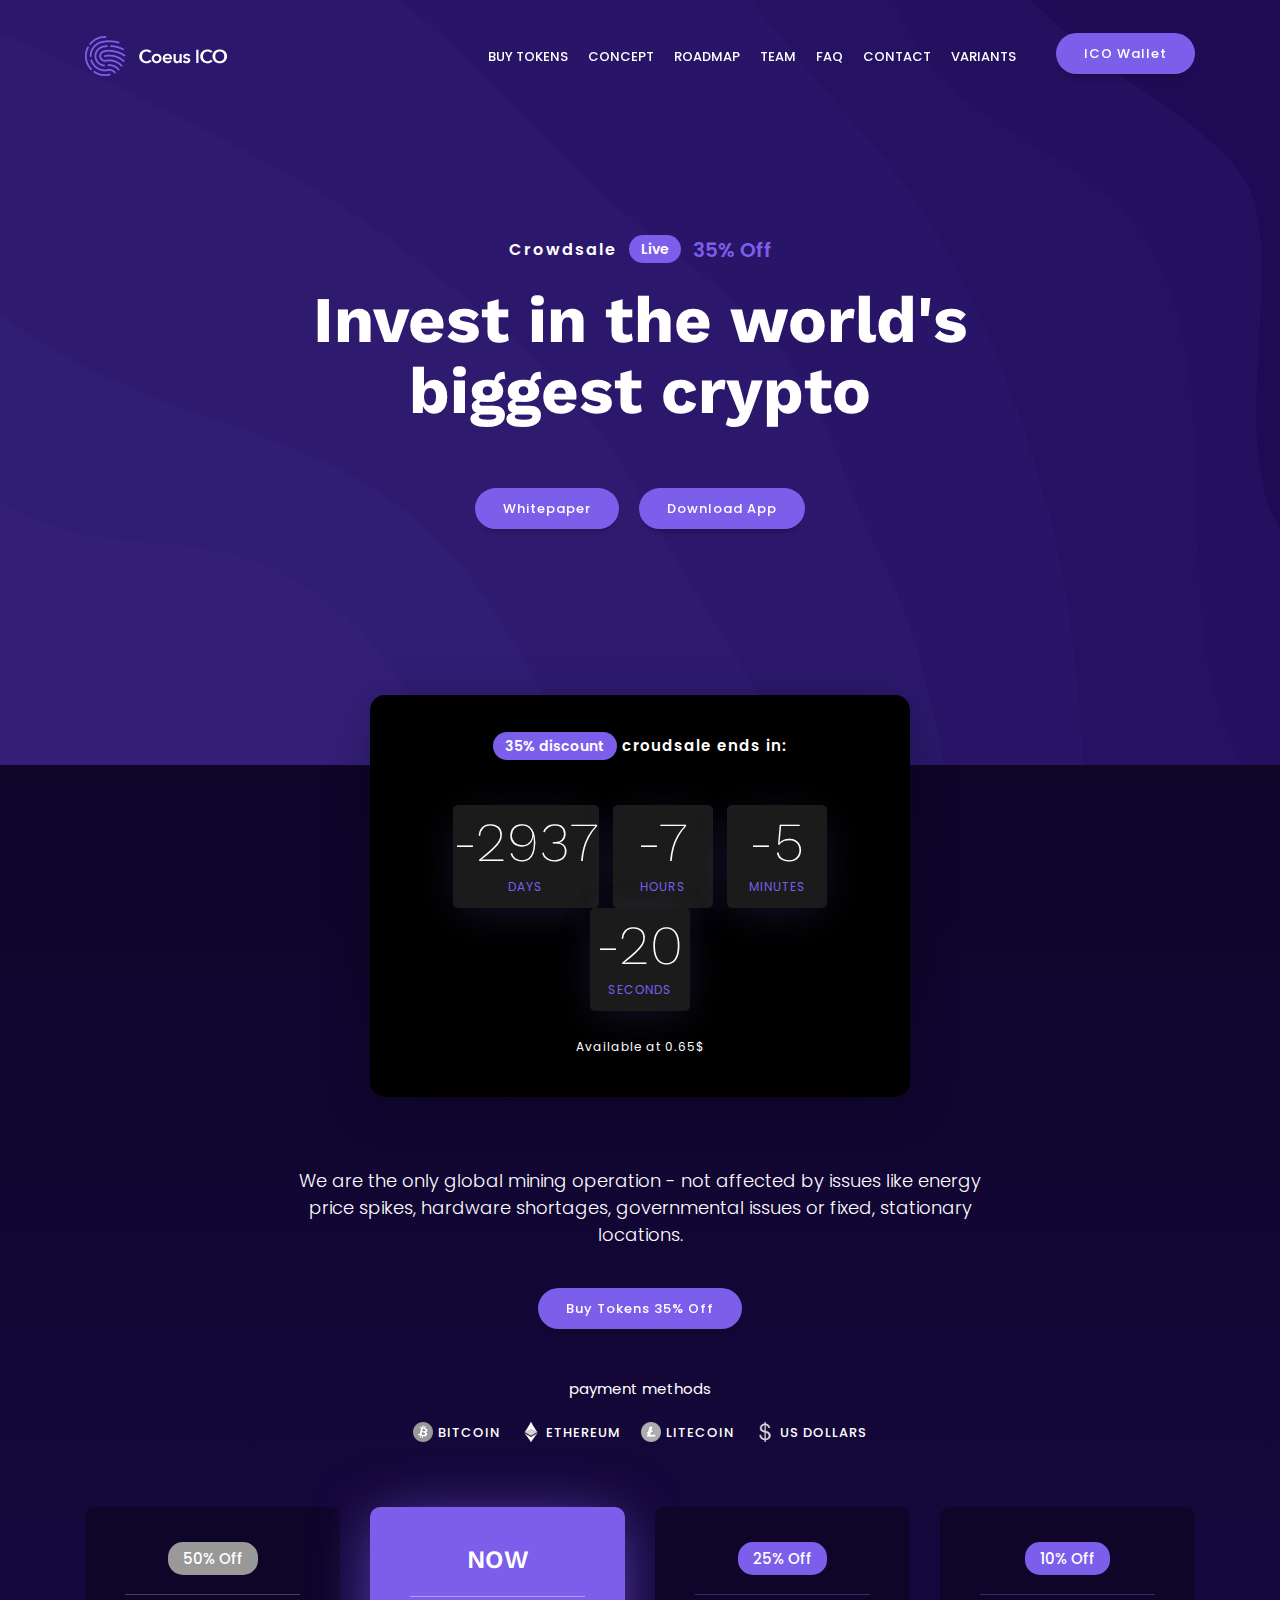
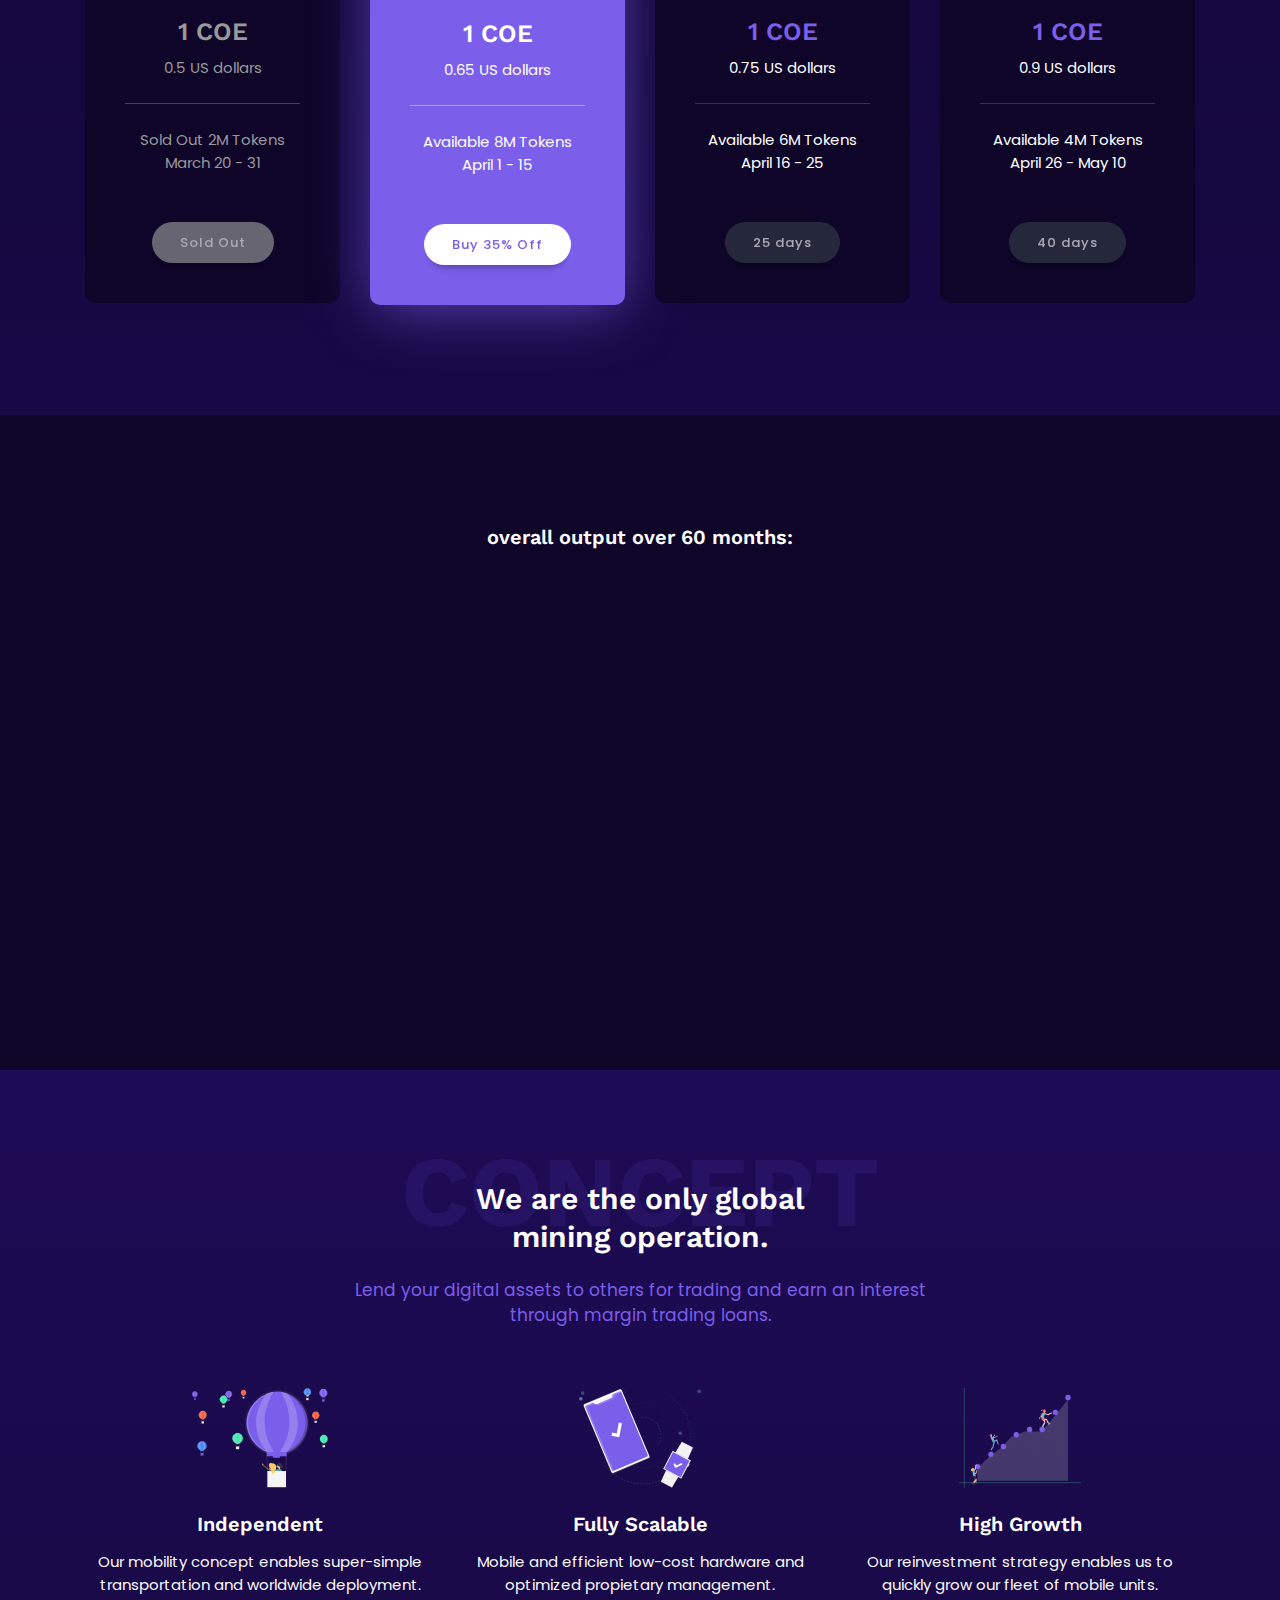
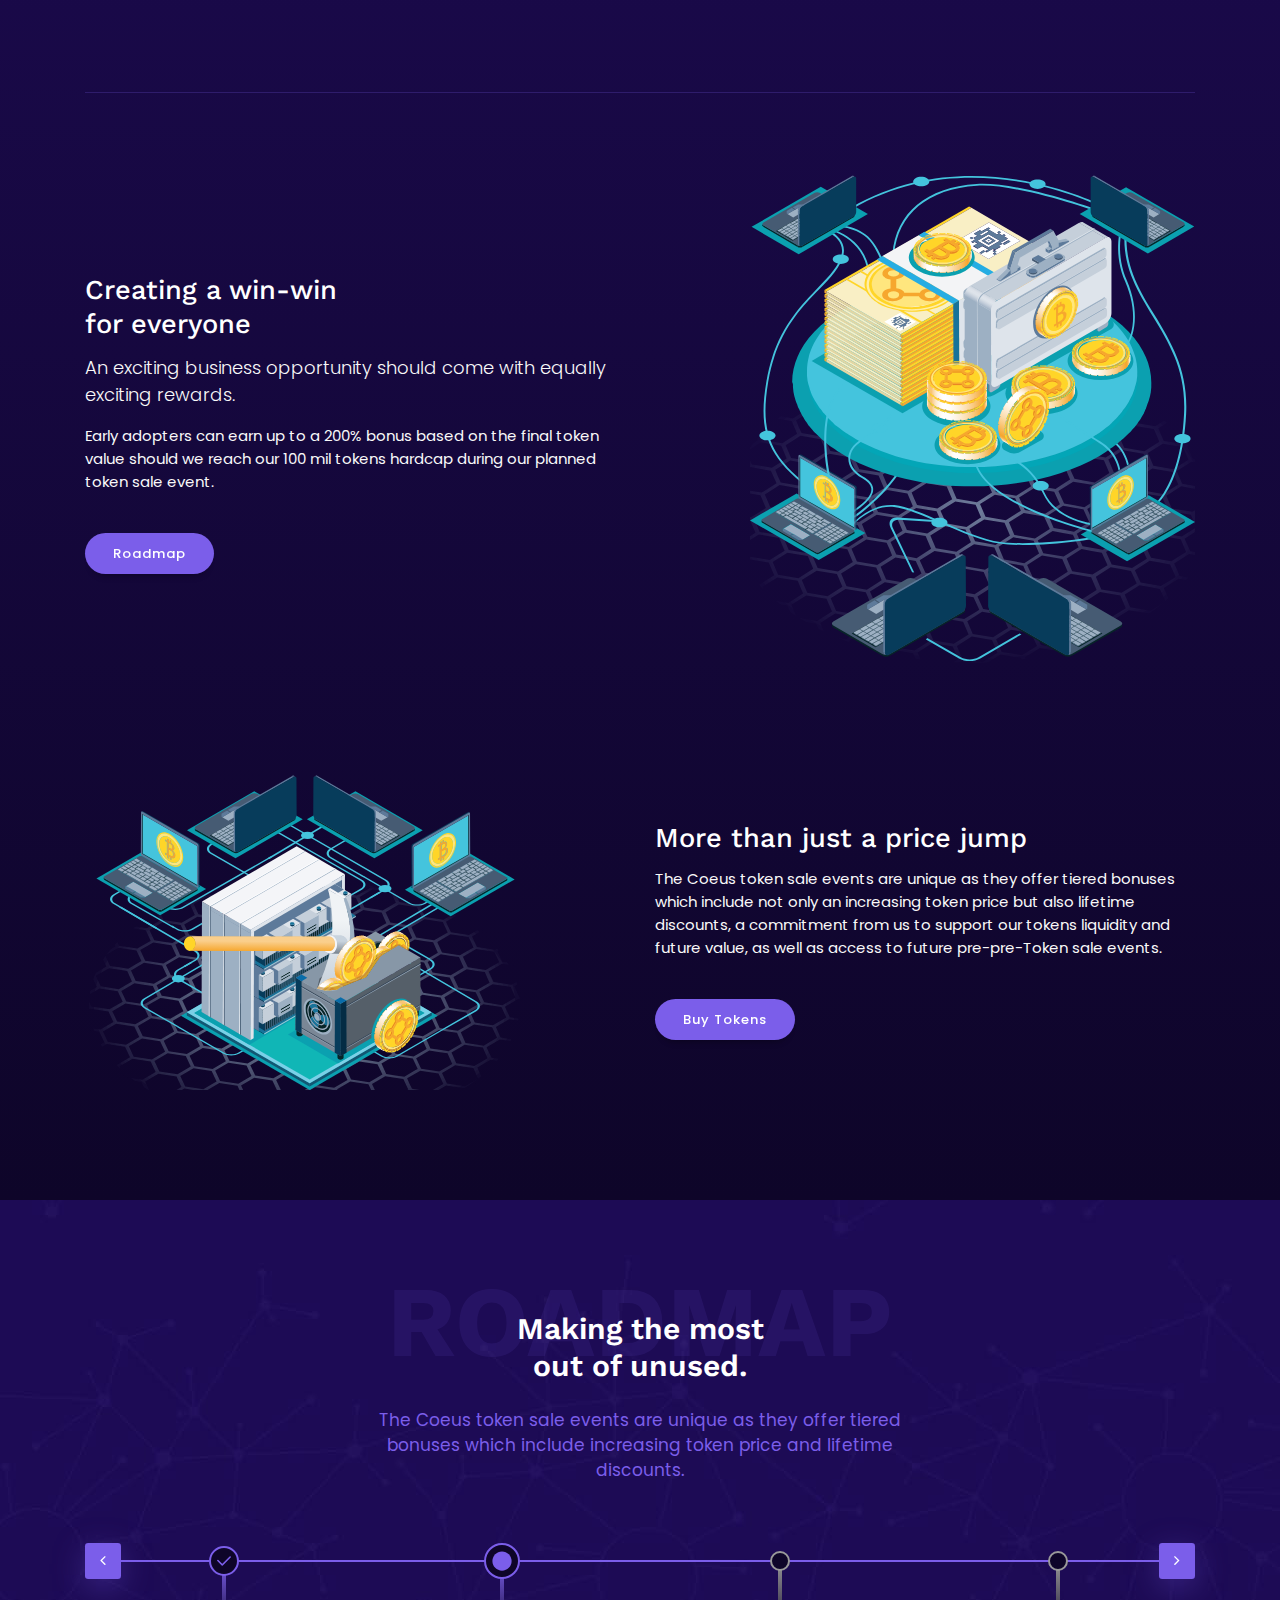
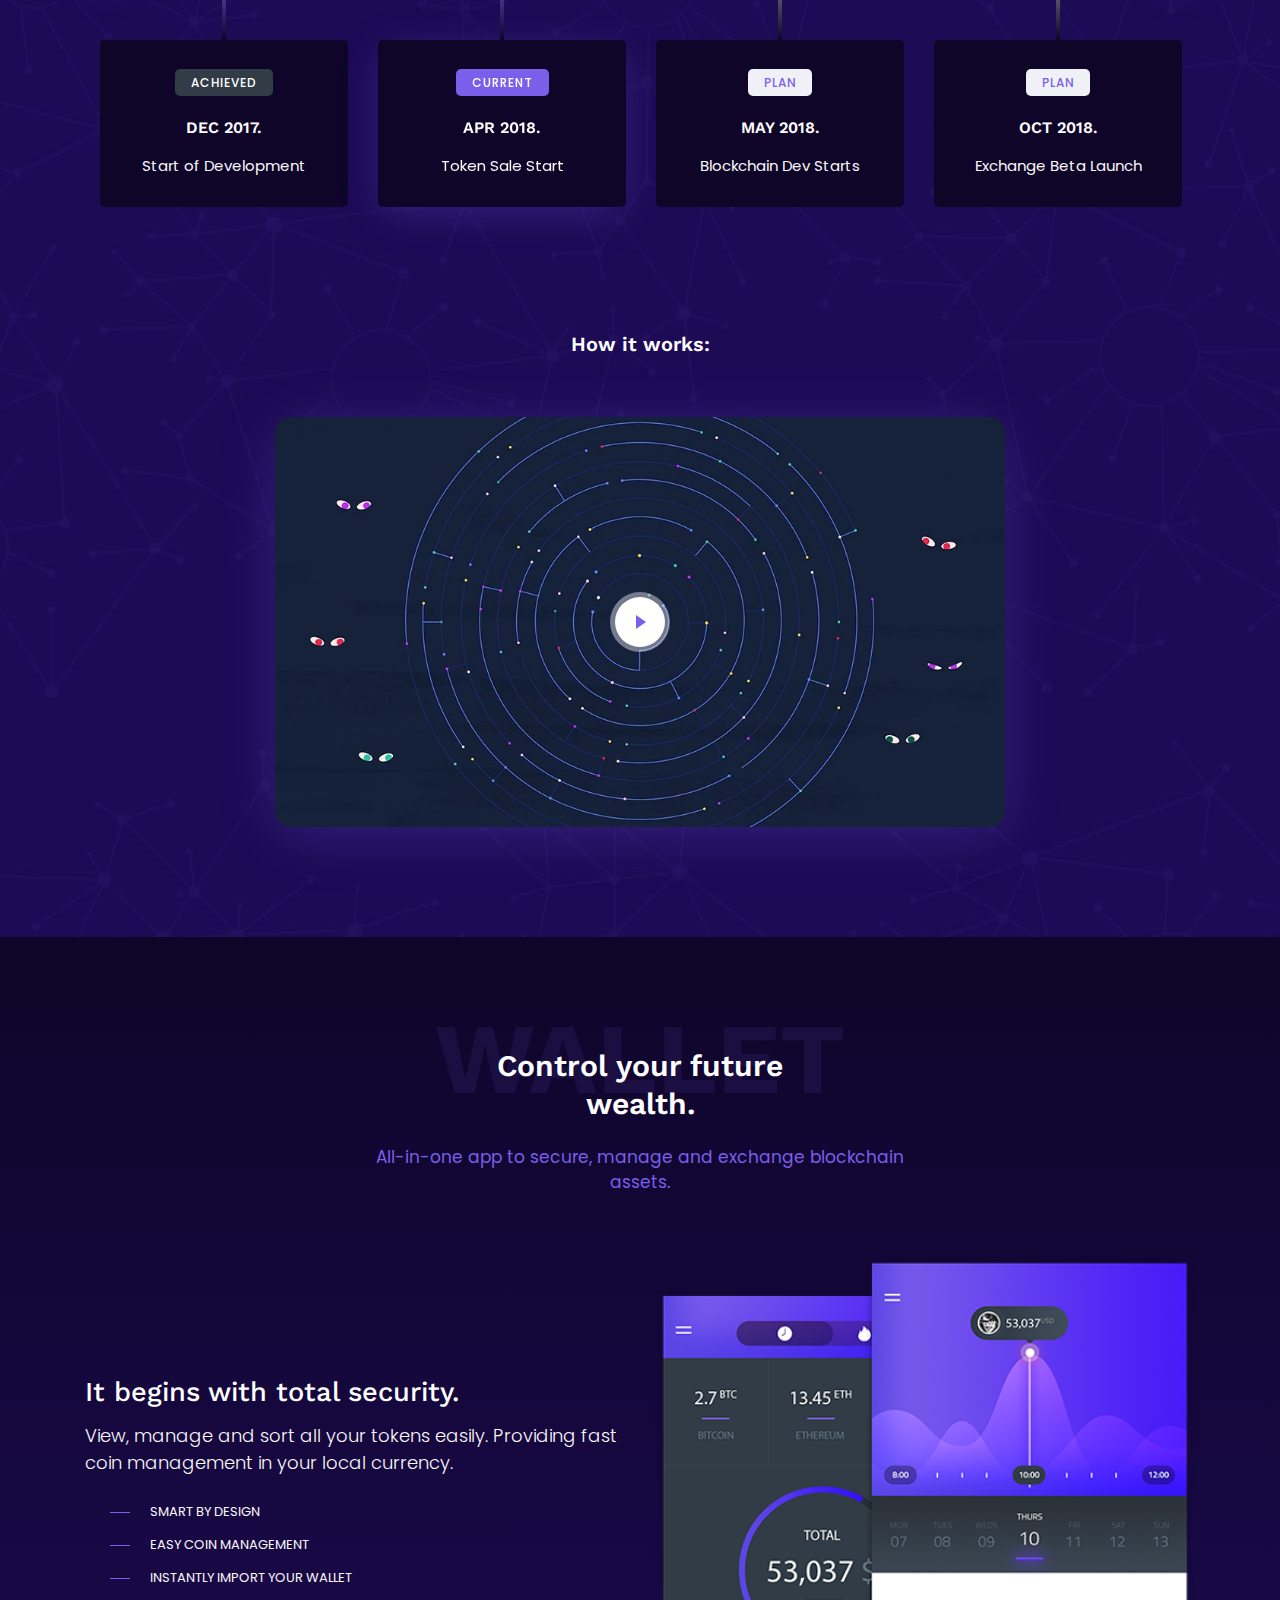
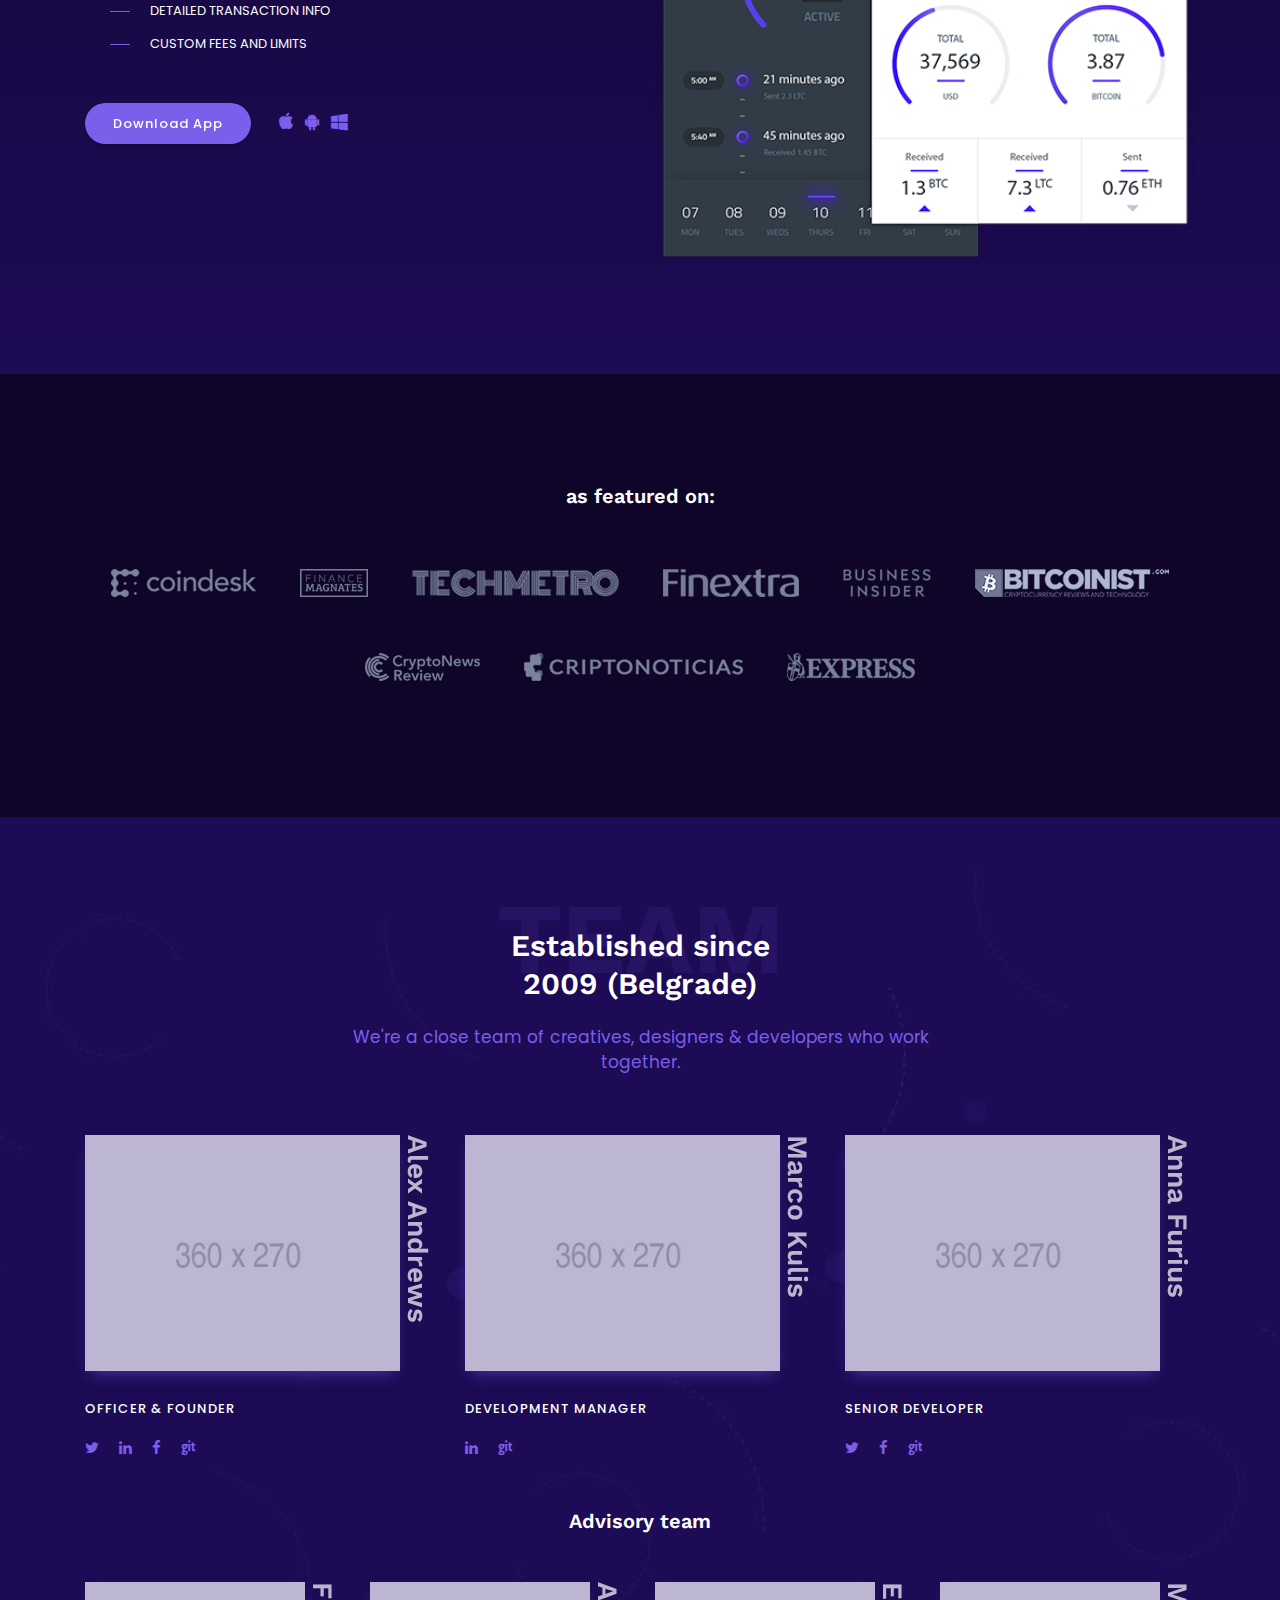
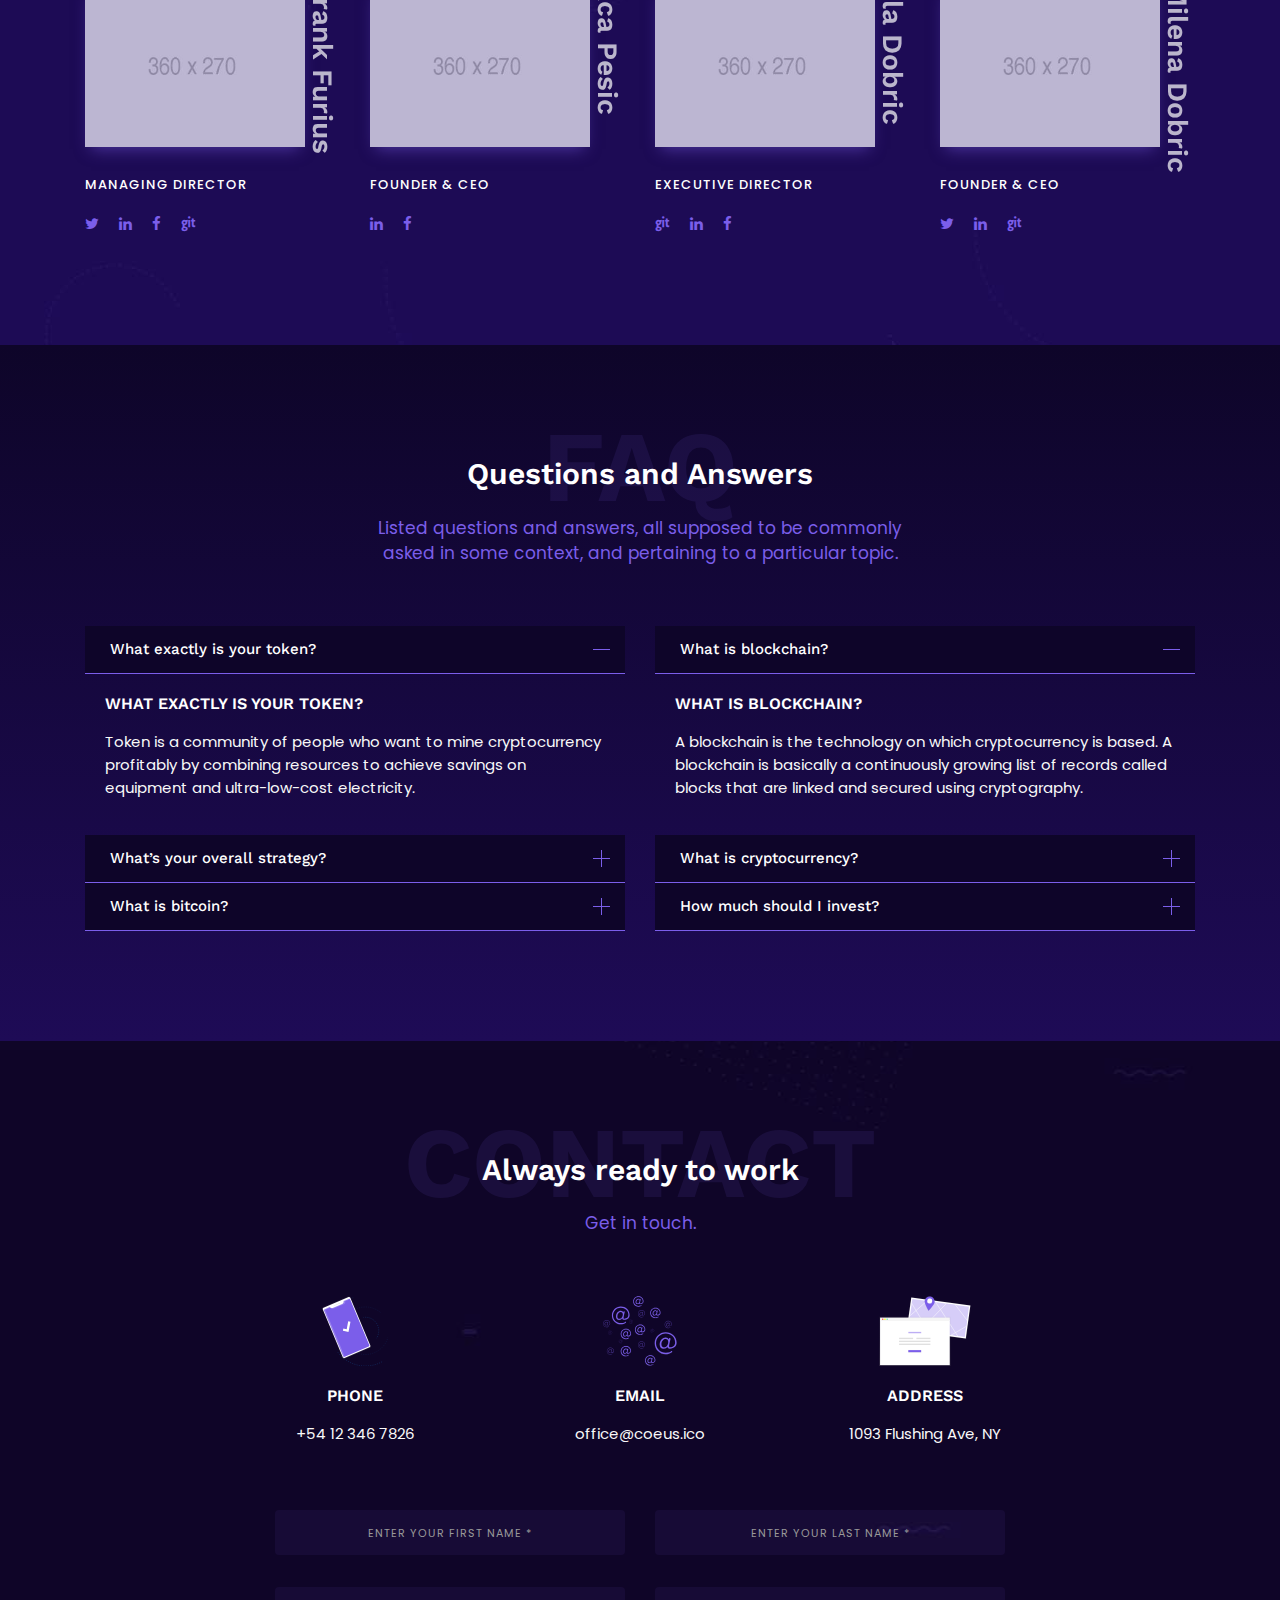
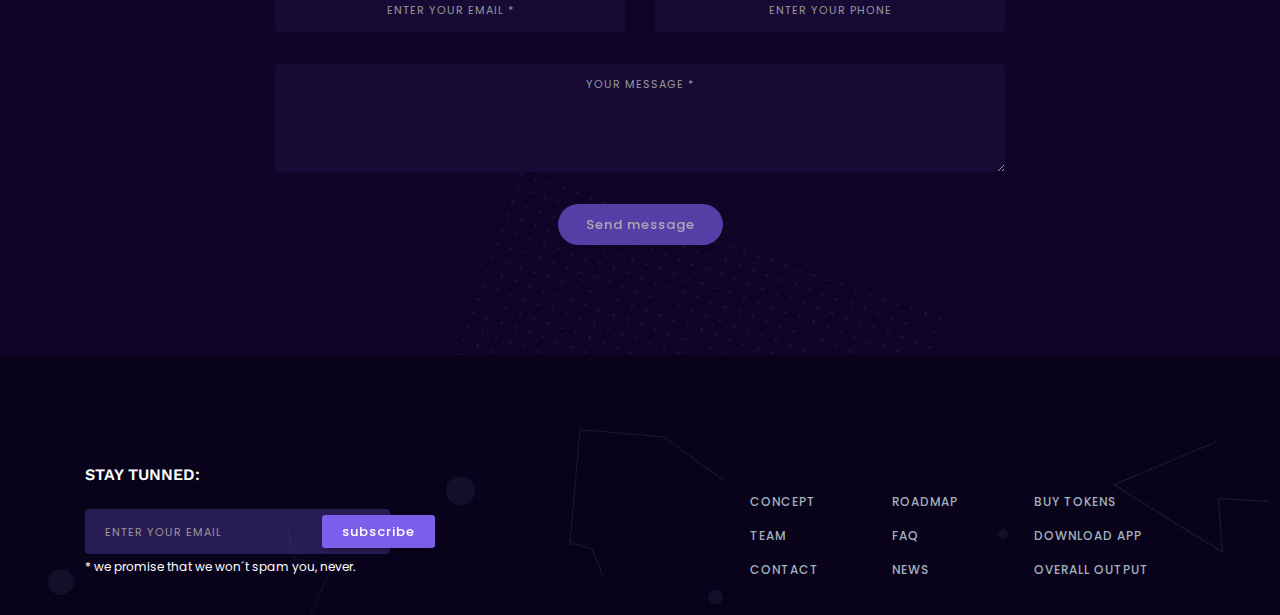
<file: Coeus template/index-4.html>
﻿<!DOCTYPE html>
<!--[if IE 8]><html class="no-js lt-ie9" lang="en"> <![endif]-->
<!--[if gt IE 8]>
<!--><html class="no-js" lang="en"><!--<![endif]-->
<head>

	<!-- Basic Page Needs
	================================================== -->
	<meta charset="utf-8">
	<title>Coeus</title>
	<meta name="description"  content="Creative Template" />
	<meta name="author" content="IG Design">
	<meta name="keywords"  content="ig design, website, design, html5, css3, jquery, creative, clean, animated, portfolio, blog, one-page, multi-page, corporate, business," />
	<meta property="og:title" content="Creative Template" />
	<meta property="og:type" content="website" />
	<meta property="og:url" content="" />
	<meta property="og:image" content="" />
	<meta property="og:image:width" content="470" />
	<meta property="og:image:height" content="246" />
	<meta property="og:site_name" content="" />
	<meta property="og:description" content="Professional Creative Template" />
	<meta name="twitter:card" content="summary_large_image" />
	<meta name="twitter:site" content="https://twitter.com/IvanGrozdic" />
	<meta name="twitter:domain" content="http://ivang-design.com/" />
	<meta name="twitter:title" content="" />
	<meta name="twitter:description" content="Professional Creative Template" />
	<meta name="twitter:image" content="http://ivang-design.com/" />

	<!-- Mobile Specific Metas
	================================================== -->
	<meta name="viewport" content="width=device-width, initial-scale=1, maximum-scale=1">
	<meta name="theme-color" content="#212121"/>
    <meta name="msapplication-navbutton-color" content="#212121"/>
    <meta name="apple-mobile-web-app-status-bar-style" content="#212121"/>

	<!-- Web Fonts 
	================================================== -->
	<link href="https://fonts.googleapis.com/css?family=Work+Sans:100,200,300,400,500,600,700,800,900" rel="stylesheet"/>
	<link href="https://fonts.googleapis.com/css?family=Poppins:100,100i,200,200i,300,300i,400,400i,500,500i,600,600i,700,700i,800,800i,900,900i" rel="stylesheet"/>
	<link href="https://fonts.googleapis.com/css?family=Crimson+Text:400,400i,600,600i,700,700i" rel="stylesheet"/>	
	
	<!-- CSS
	================================================== -->
	<link rel="stylesheet" href="css/bootstrap.min.css"/>
	<link rel="stylesheet" href="css/font-awesome.min.css"/>
	<link rel="stylesheet" href="css/owl.carousel.css"/>
	<link rel="stylesheet" href="css/owl.transitions.css"/>
	<link rel="stylesheet" href="css/style.css"/>
	<link rel="stylesheet" href="css/colors/color.css"/>
			
	<!-- Favicons
	================================================== -->
	<link rel="icon" type="image/png" href="favicon.png">
	<link rel="apple-touch-icon" href="apple-touch-icon.png">
	<link rel="apple-touch-icon" sizes="72x72" href="apple-touch-icon-72x72.png">
	<link rel="apple-touch-icon" sizes="114x114" href="apple-touch-icon-114x114.png">
	
	
</head>
<body>	

	<div class="loader dark">
		<svg version="1.1" id="Layer_1" xmlns="http://www.w3.org/2000/svg" xmlns:xlink="http://www.w3.org/1999/xlink" x="0px" y="0px"
		 width="24px" height="30px" viewBox="0 0 24 30" style="enable-background:new 0 0 50 50;" xml:space="preserve">
			<rect x="0" y="0" width="4" height="10" fill="#333">
				<animateTransform attributeType="xml"
				attributeName="transform" type="translate"
				values="0 0; 0 20; 0 0"
				begin="0" dur="0.6s" repeatCount="indefinite" />
			</rect>
			<rect x="10" y="0" width="4" height="10" fill="#333">
				<animateTransform attributeType="xml"
				attributeName="transform" type="translate"
				values="0 0; 0 20; 0 0"
				begin="0.2s" dur="0.6s" repeatCount="indefinite" />
			</rect>
			<rect x="20" y="0" width="4" height="10" fill="#333">
				<animateTransform attributeType="xml"
				attributeName="transform" type="translate"
				values="0 0; 0 20; 0 0"
				begin="0.4s" dur="0.6s" repeatCount="indefinite" />
			</rect>
		</svg>	
	</div>
						

	
	<!-- Nav and Logo
	================================================== -->
	
	<div id="menu-wrap" class="menu-back cbp-af-header dark">
		<div class="container">
			<div class="row">
				<div class="col-12">
					<nav class="navbar navbar-expand-lg navbar-light bg-light mx-lg-0">
						<a class="navbar-brand" href="index.html"><img src="img/logo-light.png" alt=""></a>
						<button class="navbar-toggler" type="button" data-toggle="collapse" data-target="#navbarSupportedContent" aria-controls="navbarSupportedContent" aria-expanded="false" aria-label="Toggle navigation">
							<span class="navbar-toggler-icon">
								<span class="menu-icon__line menu-icon__line-left"></span>
								<span class="menu-icon__line"></span>
								<span class="menu-icon__line menu-icon__line-right"></span>
							</span>
						</button>

						<div class="collapse navbar-collapse" id="navbarSupportedContent">
							<ul class="navbar-nav ml-auto">
								<li class="nav-item">
									<a class="nav-link" href="#buy" data-ps2id-offset="120">Buy Tokens</a>
								</li>
								<li class="nav-item">
									<a class="nav-link" href="#concept">Concept</a>
								</li>
								<li class="nav-item">
									<a class="nav-link" href="#roadmap">Roadmap</a>
								</li>
								<li class="nav-item">
									<a class="nav-link" href="#team">Team</a>
								</li>
								<li class="nav-item">
									<a class="nav-link" href="#faq">FAQ</a>
								</li>
								<li class="nav-item">
									<a class="nav-link" href="#contact">Contact</a>
								</li>
								<li class="nav-item">
									<a class="nav-link no-line" href="#">Variants</a>
									<ul class="background-dark-blue-2 sub-shadow">
										<li><a href="index.html">From developers</a></li>
										<li><a href="index-11.html">Countdown gradient</a></li>
										<li><a href="index-2.html">Crowdsale</a></li>
										<li><a href="index-9.html">Azure blockchain - animated</a></li>
										<li><a href="index-3.html">From developers - dark</a></li>
										<li><a href="index-4.html" class="active-subnav">Crowdsale - dark</a></li>
										<li><a href="index-5.html">From developers - animated</a></li>
										<li><a href="index-10.html">Countdown gradient anime</a></li>
										<li><a href="index-6.html">Crowdsale - animated</a></li>
										<li><a href="index-7.html">From developers - anime dark</a></li>
										<li><a href="index-8.html">Crowdsale - animated dark</a></li>
									</ul>
								</li>
								<li class="nav-item mt-2">
									<a class="btn btn-primary js-tilt" href="#app" role="button" data-tilt-perspective="300" data-tilt-speed="700" data-tilt-max="24"><span>ICO Wallet</span></a>
								</li>
							</ul>
						</div>
					</nav>				
				</div>
			</div>
		</div>
	</div>

	
	<!-- Primary Page Layout
	================================================== -->

	<div class="section big-85-height">
		<div class="background-path">
			<svg class="scene dark" preserveAspectRatio="none" viewBox="0 0 1440 800" >
				<path d="M -84.52,-81.13 C -94.62,-73.4 -88.88,-59.55 -90.33,-48.91 -89.29,27.31 -89.61,103.5 -88.33,179.8 -85.99,416.1 -81.32,888.9 -81.32,888.9 -81.32,888.9 974.5,888.7 1587,891.9 1518,719.9 1487,644 1429,533 1388,437.7 1447,259.7 1400,187 1362,132 1270,90.53 1207,39.93 1161,2.932 1071,-74.45 1071,-74.45 1071,-74.45 914.5,-77.77 848.2,-80.17 537.6,-80.84 227,-81.38 -83.6,-81.6 -83.91,-81.44 -84.21,-81.29 -84.52,-81.13 Z" class="M -84.52,-81.13 C -94.62,-73.4 -88.88,-59.55 -90.33,-48.91 -89.29,27.31 -89.61,103.5 -88.33,179.8 -85.99,416.1 -81.32,888.9 -81.32,888.9 -81.32,888.9 974.5,888.7 1587,891.9 1576,704.7 1517,625.7 1459,514.7 1418,419.4 1430,288.5 1382,187 1349,116.3 1296,54.47 1240,0.3429 1205,-33.51 1120,-83.59 1120,-83.59 1120,-83.59 914.5,-77.77 848.2,-80.17 537.6,-80.84 227,-81.38 -83.6,-81.6 -83.91,-81.44 -84.21,-81.29 -84.52,-81.13 Z"></path>
				<path d="M 665.2,-83.08 C 413.7,-81.89 162.2,-82.43 -89.29,-81.61 -90.35,164.3 -85.06,410.2 -84.09,656.1 -83.37,733.7 -82.64,811.3 -81.92,888.9 442.4,889.8 966.7,890.7 1491,891.6 1253,747.5 1417,429.4 1286,245.4 1227,163.2 1107,142.1 1043,64.54 1009,24.41 973,-76.01 973,-76.01 973,-76.01 706.6,-83.67 665.2,-83.08 Z" class="M 665.2,-83.08 C 413.7,-81.89 162.2,-82.43 -89.29,-81.61 -90.35,164.3 -85.06,410.2 -84.09,656.1 -83.37,733.7 -82.64,811.3 -81.92,888.9 442.4,889.8 966.7,890.7 1491,891.6 1253,747.5 1349,460.4 1243,260.6 1199,176.6 1145,96.92 1083,24.95 1050,-12.63 973,-76.01 973,-76.01 973,-76.01 706.6,-83.67 665.2,-83.08 Z"></path>
				<path d="M -85.01,-74.02 C -92.39,-66.64 -85.37,-55.79 -87.81,-46.91 -86.65,265.1 -84.66,577.2 -83.18,889.2 317.2,888.3 717.5,885.8 1118,890.4 1152,890.6 1187,890.9 1221,890 1219,768.3 1224,643.6 1187,526 1153,417 1091,319.3 1029,224.1 998.8,178.5 968.8,132.6 936.6,88.23 891.7,27.39 772.2,-78.96 772.2,-78.96 772.2,-78.96 222.1,-81.07 -85.01,-74.02 Z" class="M -85.01,-74.02 C -92.39,-66.64 -85.37,-55.79 -87.81,-46.91 -86.65,265.1 -84.66,577.2 -83.18,889.2 317.2,888.3 717.5,885.8 1118,890.4 1152,890.6 1187,890.9 1221,890 1219,768.3 1175,659.3 1150,544.3 1128,438.4 1143,312.6 1081,227.1 1004,121.1 925.8,114.8 851.3,54.73 762,-17.34 772.2,-78.96 772.2,-78.96 772.2,-78.96 222.1,-81.07 -85.01,-74.02 Z"></path>
				<path d="M -92.42,-79.11 C -89.97,243.8 -87.52,566.7 -85.07,889.6 201.8,889.9 488.7,889.9 775.5,895.6 880.4,896.9 985.2,894 1090,892.5 1064,773.3 1037,651.6 976.1,544.8 946.7,495.8 914.6,448.3 882,401.3 820.9,314.4 742.3,252 666.4,177.4 583.2,98.01 496.5,12.18 386.7,-23.38 328.4,-45.64 232.6,-81.38 232.6,-81.38 232.6,-81.38 9.82,-84.94 -92.42,-79.11 Z" class="M -92.42,-79.11 C -89.97,243.8 -87.52,566.7 -85.07,889.6 201.8,889.9 488.7,889.9 775.5,895.6 880.4,896.9 1063,889.5 1063,889.5 1063,889.5 1081,768.2 997.4,608.7 958.5,534.8 969.9,436.8 918.5,370.8 848.4,280.8 717,260.3 629.9,186.5 552.6,121.2 491.5,38.73 426.3,-38.61 412.9,-54.44 387.9,-87.47 387.9,-87.47 387.9,-87.47 9.82,-84.94 -92.42,-79.11 Z"></path>
				<path d="M -88.6,95.54 C -90.38,166.1 -88.23,236.7 -88.68,307.4 L -86.19,890 C 229.7,890.2 939.8,892.4 939.8,892.4 855.2,767 831,639.4 721.4,519.4 634.7,424.5 526.4,360.9 428.8,281.8 332.7,204 251.6,102.3 140.1,48.9 70.75,15.73 -24.82,24.2 -85.28,0.03 Z" class="M -88.6,95.54 C -90.38,166.1 -88.23,236.7 -88.68,307.4 L -86.19,890 C 229.7,890.2 939.8,892.4 939.8,892.4 906.9,734.7 779.3,676 721.4,519.4 676.8,398.8 566.5,307.1 458.9,236.6 355.2,168.7 220.3,165.7 107.8,113.5 40.05,82.12 -24.82,24.2 -85.28,0.03 Z"></path>
				<path d="M -95.69,252.3 -87.65,890.4 698.1,892 C 698.1,892 599.1,687.7 518.9,610.6 348,446.2 131.4,466.5 -95.69,252.3 Z" class="M -95.69,252.3 -87.65,890.4 698.1,892 C 698.1,892 569.8,587.1 448.9,482.7 299.7,353.9 131.4,466.5 -95.69,252.3 Z"></path>
				<path d="M -85.59,444.4 -85.59,890.6 489,895.6 C 489,895.6 436.8,745.3 382.5,690.8 258.1,565.8 57.98,629.2 -85.59,444.4 Z" class="M -85.59,444.4 -85.59,890.6 546.9,895.6 C 546.9,895.6 517.4,695.4 339.9,593.4 187.7,505.9 57.98,629.2 -85.59,444.4 Z"></path>
			</svg>
		</div>
		<div class="hero-center-wrap">
			<div class="container">
				<div class="row">
					<div class="col-md-12 text-center mb-1 parallax-fade-top">
						<p class="text-white">Crowdsale <span class="back-color">Live</span> <span class="font-big-color">35% Off</span></p>
					</div>
					<div class="col-md-12 text-center parallax-fade-top">
						<h1 class="text-white">Invest in the world's<br>biggest crypto</h1>
					</div>
					<div class="col-md-12 text-center mt-4 mt-lg-5 parallax-fade-top">
						<a class="btn btn-primary js-tilt" href="#" role="button" data-tilt-perspective="300" data-tilt-speed="700" data-tilt-max="24"><span>Whitepaper</span></a>
						<a class="btn btn-primary js-tilt" href="#app" data-gal="m_PageScroll2id" data-ps2id-offset="68" role="button" data-tilt-perspective="300" data-tilt-speed="700" data-tilt-max="24"><span>Download App</span></a>
					</div>
				</div>
			</div>
		</div>	
	</div>

	<div class="section background-gradient-dark z-bigger">
		<div class="container">
			<div class="row">
				<div class="col-12 col-lg-6 offset-lg-3">
					<div class="countdown background-black translateY-70 big-shadow-down">
						<p class="mb-4 mb-lg-5"><span>35% discount</span> croudsale ends in:</p>
						<div class="section">
							<ul>
								<li class="background-dark-2"><span id="days"></span>days</li>
								<li class="background-dark-2"><span id="hours"></span>hours</li>
								<li class="background-dark-2"><span id="minutes"></span>minutes</li>
								<li class="background-dark-2"><span id="seconds"></span>seconds</li>
							</ul>
						</div>
						<p class="mt-4 mb-0"><small>Available at 0.65$</small></p>
					</div>
				</div>
			</div>
		</div>
		<div class="section padding-bottom-big" id="buy">
		<div class="section mb-5">
			<div class="container">
				<div class="row">
					<div class="col-md-8 offset-md-2">
						<p class="lead text-center text-white">We are the only global mining operation - not affected by issues like energy price spikes, hardware shortages, governmental issues or fixed, stationary locations.</p>
					</div>
					<div class="col-md-12 text-center mt-4">
						<a class="btn btn-primary js-tilt" href="#" role="button" data-tilt-perspective="300" data-tilt-speed="700" data-tilt-max="24"><span>Buy Tokens 35% Off</span></a>
					</div>
					<div class="col-md-12 mt-5">
						<p class="text-center text-white">payment methods</p>
					</div>
					<div class="col-md-12 mt-1">
						<ul class="payment-methods text-white">
							<li><img src="img/bitcoin.png" alt=""><p>bitcoin</p></li>
							<li><img src="img/etherium-light.png" alt=""><p>ethereum</p></li>
							<li><img src="img/litecoin.png" alt=""><p>litecoin</p></li>
							<li><img src="img/usd-light.png" alt=""><p>US Dollars</p></li>
						</ul>
					</div>
				</div>
			</div>
		</div>
		<div class="section mt-5">
			<div class="container">
				<div class="row">
					<div class="col-xl-3 col-sm-6">
						<div class="table-sale background-dark-blue-2">
							<p class="text-center"><span>50% Off</span></p>
							<div class="table-line mt-4 mb-4"></div>
							<h4 class="text-center">1 coe</h4>
							<p class="text-center">0.5 US dollars</p>
							<div class="table-line mt-4 mb-4"></div>
							<p class="text-center">Sold Out 2M Tokens</p>
							<p class="text-center">March 20 - 31</p>
							<a class="btn disabled mt-5" href="#" role="button"><span>Sold Out</span></a>
						</div>
					</div>
					<div class="col-xl-3 col-sm-6 mt-4 mt-sm-0">
						<div class="table-sale background-color table-shadow">
							<h4 class="text-center">now</h4>
							<div class="table-line mt-4 mb-4"></div>
							<h4 class="text-center">1 coe</h4>
							<p class="text-center">0.65 US dollars</p>
							<div class="table-line mt-4 mb-4"></div>
							<p class="text-center">Available 8M Tokens</p>
							<p class="text-center">April 1 - 15</p>
							<a class="btn btn-primary table-ver mt-5 js-tilt" href="#" role="button" data-tilt-perspective="300" data-tilt-speed="700" data-tilt-max="24"><span>Buy 35% Off</span></a>
						</div>
					</div>
					<div class="col-xl-3 col-sm-6 mt-4 mt-xl-0">
						<div class="table-sale background-dark-blue-2 future-price">
							<p class="text-center"><span>25% Off</span></p>
							<div class="table-line mt-4 mb-4"></div>
							<h4 class="text-center">1 coe</h4>
							<p class="text-center text-white">0.75 US dollars</p>
							<div class="table-line mt-4 mb-4"></div>
							<p class="text-center text-white">Available 6M Tokens</p>
							<p class="text-center text-white">April 16 - 25</p>
							<a class="btn disabled mt-5 background-dark-blue text-white" href="#" role="button"><span>25 days</span></a>
						</div>
					</div>
					<div class="col-xl-3 col-sm-6 mt-4 mt-xl-0">
						<div class="table-sale background-dark-blue-2 future-price">
							<p class="text-center"><span>10% Off</span></p>
							<div class="table-line mt-4 mb-4"></div>
							<h4 class="text-center">1 coe</h4>
							<p class="text-center text-white">0.9 US dollars</p>
							<div class="table-line mt-4 mb-4"></div>
							<p class="text-center text-white">Available 4M Tokens</p>
							<p class="text-center text-white">April 26 - May 10</p>
							<a class="btn disabled mt-5 background-dark-blue text-white" href="#" role="button"><span>40 days</span></a>
						</div>
					</div>
				</div>
			</div>
		</div>
		</div>

		<div class="section padding-top-big padding-bottom-big background-dark-blue-2">
			<div class="container">
				<div class="row">
					<div class="col-md-12">
						<div class="title-wrap text-center">
							<h5 class="color-light">overall output over 60 months:</h5>
						</div>
					</div>
					<div class="col-md-12">	
						<div class="line-chart">
							<div class="aspect-ratio">
								<canvas id="chart"></canvas>
							</div>
						</div>				
					</div>
				</div>	
			</div>
		</div>
	</div>

	<div class="section padding-top-bottom-big background-gradient-dark-re" id="concept">
		<div class="container">
			<div class="row">
				<div class="col-md-12">
					<div class="title-wrap text-center">
						<div class="back-title">concept</div>
						<h3 class="text-white">We are the only global<br>mining operation.</h3>
						<p class="color-pr">Lend your digital assets to others for trading and earn an interest through margin trading loans.</p>
					</div>
				</div>
				<div class="col-md-4">
					<div class="concept-box">
						<img class="mb-4" src="img/con-1.svg" alt="">
						<h5 class="text-white">Independent</h5>
						<p class="text-grey">Our mobility concept enables super-simple transportation and worldwide deployment.</p>
					</div>
				</div>
				<div class="col-md-4 mt-4 mt-md-0">
					<div class="concept-box">
						<img class="mb-4" src="img/con-2.svg" alt="">
						<h5 class="text-white">Fully Scalable</h5>
						<p class="text-grey">Mobile and efficient low-cost hardware and optimized propietary management.</p>
					</div>
				</div>
				<div class="col-md-4 mt-4 mt-md-0">
					<div class="concept-box">
						<img class="mb-4" src="img/con-3.svg" alt="">
						<h5 class="text-white">High Growth</h5>
						<p class="text-grey">Our reinvestment strategy enables us to quickly grow our fleet of mobile units.</p>
					</div>
				</div>
				<div class="col-md-12 padding-top-bottom">
					<div class="line-sep"></div>
				</div>
			</div>	
		</div>
		<div class="container">
			<div class="row">
				<div class="col-md-6 align-self-center">
					<h4 class="text-white">Creating a win-win<br>for everyone</h4>
					<p class="lead text-grey">An exciting business opportunity should come with equally exciting rewards.</p>
					<p class="text-grey">Early adopters can earn up to a 200% bonus based on the final token value should we reach our 100 mil tokens hardcap during our planned token sale event.</p>
					<a class="btn btn-primary mt-4 mx-0 js-tilt" href="#roadmap" data-gal="m_PageScroll2id" data-ps2id-offset="68" role="button" data-tilt-perspective="300" data-tilt-speed="700" data-tilt-max="24"><span>Roadmap</span></a>
				</div>
				<div class="col-md-5 offset-md-1 order-first order-md-last mb-4 mb-md-0">
					<div class="img-wrap">
						<img src="img/1.svg" alt="">
					</div>
				</div>
			</div>	
		</div>	
		<div class="container">
			<div class="row">
				<div class="col-md-12 my-5"></div>
			</div>	
		</div>
		<div class="container">
			<div class="row">
				<div class="col-md-5 mb-4 mb-md-0">
					<div class="img-wrap">
						<img src="img/2.svg" alt="">
					</div>
				</div>
				<div class="col-md-6 offset-md-1 align-self-center">
					<h4 class="text-white">More than just a price jump</h4>
					<p class="text-grey">The Coeus token sale events are unique as they offer tiered bonuses which include not only an increasing token price but also lifetime discounts, a commitment from us to support our tokens liquidity and future value, as well as access to future pre-pre-Token sale events.</p>
					<a class="btn btn-primary mt-4 mx-0 js-tilt" href="#buy" data-gal="m_PageScroll2id" data-ps2id-offset="120" role="button" data-tilt-perspective="300" data-tilt-speed="700" data-tilt-max="24"><span>Buy Tokens</span></a>
				</div>
			</div>	
		</div>		
	</div>

	<div class="section padding-top-bottom-big" id="roadmap">
		<div class="background-parallax" style="background-image: url('img/parallax-dark.jpg')" data-enllax-ratio=".5" data-enllax-type="background" data-enllax-direction="vertical"></div>
		<div class="container">
			<div class="row">
				<div class="col-md-12">
					<div class="title-wrap text-center">
						<div class="back-title">roadmap</div>
						<h3 class="text-white">Making the most<br>out of unused.</h3>
						<p class="color-pr">The Coeus token sale events are unique as they offer tiered bonuses which include increasing token price and lifetime discounts.</p>
					</div>
				</div>
				<div class="col-md-12">
					<div class="customNavigation">
						<a class="prev-roadmap dark"><i class="fa fa-angle-left"></i></a>
						<a class="next-roadmap dark"><i class="fa fa-angle-right"></i></a>
					</div>
					<div id="owl-roadmap" class="owl-carousel owl-theme">											
						<div class="item dark">						 
							<div class="roadmap-box background-dark-blue-2">
								<p class="mb-4 achieved"><span>Achieved</span></p>
								<h6 class="text-white">Dec 2017.</h6>
								<p class="text-grey">Start of Development</p>
							</div>	
						</div>											
						<div class="item dark"> 						 
							<div class="roadmap-box current-road background-dark-blue-2 roadmap-shadow">
								<p class="mb-4"><span>Current</span></p>
								<h6 class="text-white">Apr 2018.</h6>
								<p class="text-grey">Token Sale Start</p>
							</div>	
						</div>												
						<div class="item dark"> 						 
							<div class="roadmap-box next-road background-dark-blue-2">
								<p class="mb-4 plan"><span>Plan</span></p>
								<h6 class="text-white">May 2018.</h6>
								<p class="text-grey">Blockchain Dev Starts</p>
							</div>	
						</div>											
						<div class="item dark"> 						 
							<div class="roadmap-box next-road background-dark-blue-2">
								<p class="mb-4 plan"><span>Plan</span></p>
								<h6 class="text-white">Oct 2018.</h6>
								<p class="text-grey">Exchange Beta Launch</p>
							</div>	
						</div>											
						<div class="item dark"> 						 
							<div class="roadmap-box next-road background-dark-blue-2">
								<p class="mb-4 plan"><span>Plan</span></p>
								<h6 class="text-white">Jan 2019.</h6>
								<p class="text-grey">Expanded Licensing</p>
							</div>	
						</div>											
						<div class="item dark"> 						 
							<div class="roadmap-box next-road background-dark-blue-2">
								<p class="mb-4 plan"><span>Plan</span></p>
								<h6 class="text-white">Mar 2019.</h6>
								<p class="text-grey">Debit Card Launch</p>
							</div>	
						</div>											
						<div class="item dark"> 						 
							<div class="roadmap-box next-road background-dark-blue-2">
								<p class="mb-4 plan"><span>Plan</span></p>
								<h6 class="text-white">May 2019.</h6>
								<p class="text-grey">Partnership For Future</p>
							</div>	
						</div>							
					</div>
				</div>
				<div class="col-md-12 padding-top">
					<div class="title-wrap text-center">
						<h5 class="text-white">How it works:</h5>
					</div>
				</div>
				<div class="col-md-8 offset-md-2">
					<div class="video-section video-shadow">
						<figure class="vimeo"> 
							<a href="https://player.vimeo.com/video/239566739">
								<img src="img/video-light.jpg" alt="image"/>
							</a>
						</figure>
					</div>
				</div>
			</div>	
		</div>
	
	</div>

	<div class="section padding-top-bottom-big background-gradient-dark" id="app">
		<div class="container">
			<div class="row">
				<div class="col-md-12">
					<div class="title-wrap text-center">
						<div class="back-title">wallet</div>
						<h3 class="text-white">Control your future<br>wealth.</h3>
						<p class="color-pr">All-in-one app to secure, manage and exchange blockchain assets.</p>
					</div>
				</div>
			</div>	
		</div>
		<div class="container">
			<div class="row">
				<div class="col-md-6 align-self-center">
					<h4 class="text-white">It begins with total security.</h4>
					<p class="lead text-grey">View, manage and sort all your tokens easily. Providing fast coin management in your local currency.</p>
					<ul class="app-list mb-5 mt-4">
						<li class="text-grey">Smart by design</li>
						<li class="text-grey">Easy Coin Management</li>
						<li class="text-grey">Instantly import your wallet</li>
						<li class="text-grey">Detailed transaction info</li>
						<li class="text-grey">Custom fees and limits</li>
					</ul>
					<a class="btn btn-primary mx-0 js-tilt" href="#" role="button" data-tilt-perspective="300" data-tilt-speed="700" data-tilt-max="24"><span>Download App</span></a>
					<a class="app-btn ml-4" href="#"><i class="fa fa-apple"></i></a>
					<a class="app-btn ml-2" href="#"><i class="fa fa-android"></i></a>
					<a class="app-btn ml-2" href="#"><i class="fa fa-windows"></i></a>
				</div>
				<div class="col-md-6 order-first order-md-last mb-4 mb-md-0">
					<div class="img-wrap">
						<img src="img/app.png" alt="">
					</div>
				</div>
			</div>	
		</div>	
	</div>

	<div class="section padding-top-big padding-bottom background-dark-blue-2">
		<div class="container">
			<div class="row">
				<div class="col-md-12">
					<div class="title-wrap text-center">
						<h5 class="color-light">as featured on:</h5>
					</div>
				</div>
				<div class="col-md-12">
					<ul class="logo-wrap">
						<li><img src="img/logos/1.png" alt=""></li>
						<li><img src="img/logos/2.png" alt=""></li>
						<li><img src="img/logos/3.png" alt=""></li>
						<li><img src="img/logos/4.png" alt=""></li>
						<li><img src="img/logos/5.png" alt=""></li>
						<li><img src="img/logos/6.png" alt=""></li>
						<li><img src="img/logos/7.png" alt=""></li>
						<li><img src="img/logos/8.png" alt=""></li>
						<li><img src="img/logos/9.png" alt=""></li>
					</ul>
				</div>
			</div>	
		</div>
	</div>

	<div class="section padding-top-bottom-big" id="team">
		<div class="background-parallax" style="background-image: url('img/parallax-dark-1.jpg')" data-enllax-ratio=".5" data-enllax-type="background" data-enllax-direction="vertical"></div>
		<div class="container">
			<div class="row">
				<div class="col-md-12">
					<div class="title-wrap text-center">
						<div class="back-title">team</div>
						<h3 class="text-white">Established since<br>2009 (Belgrade)</h3>
						<p class="color-pr">We're a close team of creatives, designers & developers who work together.</p>
					</div>
				</div>
			</div>	
		</div>
		<div class="container">
			<div class="row justify-content-center">
				<div class="col-lg-4 col-md-6 mb-5 mb-lg-0">
					<div class="team-wrap dark">
						<a class="d-inline" data-toggle="modal" data-target="#team-modal-1">
							<div class="team-img-wrap dark js-tilt" data-tilt-perspective="700" data-tilt-speed="700" data-tilt-max="24">
								<img src="img/t5.jpg" alt="">
								<div class="team-img-mask"></div>
							</div>
						</a>
						<h6>Alex Andrews</h6>
						<p>Officer & Founder</p>
						<a class="app-btn" href="#"><i class="fa fa-twitter"></i></a>
						<a class="app-btn ml-3" href="#"><i class="fa fa-linkedin"></i></a>
						<a class="app-btn ml-3" href="#"><i class="fa fa-facebook"></i></a>
						<a class="app-btn ml-3" href="#"><i class="fa fa-git"></i></a>
					</div>
				</div>
				<div class="col-lg-4 col-md-6 mb-5 mb-lg-0">
					<div class="team-wrap dark">
						<a class="d-inline" data-toggle="modal" data-target="#team-modal-2">
							<div class="team-img-wrap dark js-tilt" data-tilt-perspective="700" data-tilt-speed="700" data-tilt-max="24">
								<img src="img/t6.jpg" alt="">
								<div class="team-img-mask"></div>
							</div>
						</a>
						<h6>Marco Kulis</h6>
						<p>Development manager</p>
						<a class="app-btn" href="#"><i class="fa fa-linkedin"></i></a>
						<a class="app-btn ml-3" href="#"><i class="fa fa-git"></i></a>
					</div>
				</div>
				<div class="col-lg-4 col-md-6">
					<div class="team-wrap dark">
						<a class="d-inline" data-toggle="modal" data-target="#team-modal-3">
							<div class="team-img-wrap dark js-tilt" data-tilt-perspective="700" data-tilt-speed="700" data-tilt-max="24">
								<img src="img/t7.jpg" alt="">
								<div class="team-img-mask"></div>
							</div>
						</a>
						<h6>Anna Furius</h6>
						<p>Senior Developer</p>
						<a class="app-btn" href="#"><i class="fa fa-twitter"></i></a>
						<a class="app-btn ml-3" href="#"><i class="fa fa-facebook"></i></a>
						<a class="app-btn ml-3" href="#"><i class="fa fa-git"></i></a>
					</div>
				</div>
				<div class="col-md-12 padding-top-small">
					<div class="title-wrap text-center mb-5">
						<h5 class="text-white">Advisory team</h5>
					</div>
				</div>
				<div class="col-xl-3 col-md-6 mb-5 mb-xl-0">
					<div class="team-wrap dark">
						<a class="d-inline" data-toggle="modal" data-target="#team-modal-4">
							<div class="team-img-wrap dark js-tilt" data-tilt-perspective="700" data-tilt-speed="700" data-tilt-max="24">
								<img src="img/t1.jpg" alt="">
								<div class="team-img-mask"></div>
							</div>
						</a>
						<h6>Frank Furius</h6>
						<p>Managing Director</p>
						<a class="app-btn" href="#"><i class="fa fa-twitter"></i></a>
						<a class="app-btn ml-3" href="#"><i class="fa fa-linkedin"></i></a>
						<a class="app-btn ml-3" href="#"><i class="fa fa-facebook"></i></a>
						<a class="app-btn ml-3" href="#"><i class="fa fa-git"></i></a>
					</div>
				</div>
				<div class="col-xl-3 col-md-6 mb-5 mb-xl-0">
					<div class="team-wrap dark">
						<a class="d-inline" data-toggle="modal" data-target="#team-modal-5">
							<div class="team-img-wrap dark js-tilt" data-tilt-perspective="700" data-tilt-speed="700" data-tilt-max="24">
								<img src="img/t2.jpg" alt="">
								<div class="team-img-mask"></div>
							</div>
						</a>
						<h6>Aca Pesic</h6>
						<p>Founder & CEO</p>
						<a class="app-btn" href="#"><i class="fa fa-linkedin"></i></a>
						<a class="app-btn ml-3" href="#"><i class="fa fa-facebook"></i></a>
					</div>
				</div>
				<div class="col-xl-3 col-md-6 mb-5 mb-xl-0">
					<div class="team-wrap dark">
						<a class="d-inline" data-toggle="modal" data-target="#team-modal-6">
							<div class="team-img-wrap dark js-tilt" data-tilt-perspective="700" data-tilt-speed="700" data-tilt-max="24">
								<img src="img/t3.jpg" alt="">
								<div class="team-img-mask"></div>
							</div>
						</a>
						<h6>Ela Dobric</h6>
						<p>Executive Director</p>
						<a class="app-btn" href="#"><i class="fa fa-git"></i></a>
						<a class="app-btn ml-3" href="#"><i class="fa fa-linkedin"></i></a>
						<a class="app-btn ml-3" href="#"><i class="fa fa-facebook"></i></a>
					</div>
				</div>
				<div class="col-xl-3 col-md-6">
					<div class="team-wrap dark">
						<a class="d-inline" data-toggle="modal" data-target="#team-modal-7">
							<div class="team-img-wrap dark js-tilt" data-tilt-perspective="700" data-tilt-speed="700" data-tilt-max="24">
								<img src="img/t4.jpg" alt="">
								<div class="team-img-mask"></div>
							</div>
						</a>
						<h6>Milena Dobric</h6>
						<p>Founder & CEO</p>
						<a class="app-btn" href="#"><i class="fa fa-twitter"></i></a>
						<a class="app-btn ml-3" href="#"><i class="fa fa-linkedin"></i></a>
						<a class="app-btn ml-3" href="#"><i class="fa fa-git"></i></a>
					</div>
				</div>
			</div>	
		</div>
	</div>

	<!-- Modal Team 1-->

	<div class="modal fade bd-example-modal-lg" id="team-modal-1" tabindex="-1" role="dialog" aria-labelledby="team-modal-1" aria-hidden="true">
		<div class="modal-dialog modal-dialog-centered modal-lg" role="document">
			<div class="modal-content dark">
				<div class="modal-img-wrap" style="background-image: url('img/t5-modal.jpg')"></div>
				<div class="modal-header">
					<button type="button" class="close" data-dismiss="modal" aria-label="Close">
						<span aria-hidden="true"></span>
					</button>
				</div>
				<div class="modal-body">
					<div class="container">
						<div class="row">
							<div class="col-md-12 mb-4">
								<h3 class="mb-0">Alex Andrews</h3>
								<p class="lead">Officer & Founder</p>
							</div>
							<div class="col-xl-12">
								<p class="mb-3">Design must reflect the practical and aesthetic in business but above all... good design must primarily serve people.</p>
								<ul class="app-list mt-4">
									<li>Lead marketing</li>
									<li>Run logistics strategy</li>
									<li>Advised software</li>
								</ul>
								<p class="mt-4 mb-0"><small>html</small></p>
								<div class="progress mt-1 mb-2">
									<div class="progress-bar" style="width: 83%" role="progressbar" aria-valuenow="83" aria-valuemin="0" aria-valuemax="100"></div>
								</div>
								<p class="mb-0"><small>css</small></p>
								<div class="progress mt-1 mb-2">
									<div class="progress-bar" style="width: 75%" role="progressbar" aria-valuenow="75" aria-valuemin="0" aria-valuemax="100"></div>
								</div>
								<p class="mb-0"><small>php</small></p>
								<div class="progress mt-1 mb-4">
									<div class="progress-bar" style="width: 93%" role="progressbar" aria-valuenow="93" aria-valuemin="0" aria-valuemax="100"></div>
								</div>
							</div>
						</div>	
					</div>
				</div>
			</div>
		</div>
	</div>

	<!-- Modal Team 2-->

	<div class="modal fade bd-example-modal-lg" id="team-modal-2" tabindex="-1" role="dialog" aria-labelledby="team-modal-2" aria-hidden="true">
		<div class="modal-dialog modal-dialog-centered modal-lg" role="document">
			<div class="modal-content dark">
				<div class="modal-img-wrap" style="background-image: url('img/t6-modal.jpg')"></div>
				<div class="modal-header">
					<button type="button" class="close" data-dismiss="modal" aria-label="Close">
						<span aria-hidden="true"></span>
					</button>
				</div>
				<div class="modal-body">
					<div class="container">
						<div class="row">
							<div class="col-md-12 mb-4">
								<h3 class="mb-0">Marco Kulis</h3>
								<p class="lead">Officer & Founder</p>
							</div>
							<div class="col-xl-12">
								<p class="mb-3">Design must reflect the practical and aesthetic in business but above all... good design must primarily serve people.</p>
								<ul class="app-list mt-4">
									<li>Lead marketing</li>
									<li>Run logistics strategy</li>
									<li>Advised software</li>
								</ul>
								<p class="mt-4 mb-0"><small>html</small></p>
								<div class="progress mt-1 mb-2">
									<div class="progress-bar" style="width: 83%" role="progressbar" aria-valuenow="83" aria-valuemin="0" aria-valuemax="100"></div>
								</div>
								<p class="mb-0"><small>css</small></p>
								<div class="progress mt-1 mb-2">
									<div class="progress-bar" style="width: 75%" role="progressbar" aria-valuenow="75" aria-valuemin="0" aria-valuemax="100"></div>
								</div>
								<p class="mb-0"><small>php</small></p>
								<div class="progress mt-1 mb-4">
									<div class="progress-bar" style="width: 93%" role="progressbar" aria-valuenow="93" aria-valuemin="0" aria-valuemax="100"></div>
								</div>
							</div>
						</div>	
					</div>
				</div>
			</div>
		</div>
	</div>	

	<!-- Modal Team 3-->

	<div class="modal fade bd-example-modal-lg" id="team-modal-3" tabindex="-1" role="dialog" aria-labelledby="team-modal-3" aria-hidden="true">
		<div class="modal-dialog modal-dialog-centered modal-lg" role="document">
			<div class="modal-content dark">
				<div class="modal-img-wrap" style="background-image: url('img/t7-modal.jpg')"></div>
				<div class="modal-header">
					<button type="button" class="close" data-dismiss="modal" aria-label="Close">
						<span aria-hidden="true"></span>
					</button>
				</div>
				<div class="modal-body">
					<div class="container">
						<div class="row">
							<div class="col-md-12 mb-4">
								<h3 class="mb-0">Anna Furius</h3>
								<p class="lead">Officer & Founder</p>
							</div>
							<div class="col-xl-12">
								<p class="mb-3">Design must reflect the practical and aesthetic in business but above all... good design must primarily serve people.</p>
								<ul class="app-list mt-4">
									<li>Lead marketing</li>
									<li>Run logistics strategy</li>
									<li>Advised software</li>
								</ul>
								<p class="mt-4 mb-0"><small>html</small></p>
								<div class="progress mt-1 mb-2">
									<div class="progress-bar" style="width: 83%" role="progressbar" aria-valuenow="83" aria-valuemin="0" aria-valuemax="100"></div>
								</div>
								<p class="mb-0"><small>css</small></p>
								<div class="progress mt-1 mb-2">
									<div class="progress-bar" style="width: 75%" role="progressbar" aria-valuenow="75" aria-valuemin="0" aria-valuemax="100"></div>
								</div>
								<p class="mb-0"><small>php</small></p>
								<div class="progress mt-1 mb-4">
									<div class="progress-bar" style="width: 93%" role="progressbar" aria-valuenow="93" aria-valuemin="0" aria-valuemax="100"></div>
								</div>
							</div>
						</div>	
					</div>
				</div>
			</div>
		</div>
	</div>	

	<!-- Modal Team 4-->

	<div class="modal fade bd-example-modal-lg" id="team-modal-4" tabindex="-1" role="dialog" aria-labelledby="team-modal-4" aria-hidden="true">
		<div class="modal-dialog modal-dialog-centered modal-lg" role="document">
			<div class="modal-content dark">
				<div class="modal-img-wrap" style="background-image: url('img/t1-modal.jpg')"></div>
				<div class="modal-header">
					<button type="button" class="close" data-dismiss="modal" aria-label="Close">
						<span aria-hidden="true"></span>
					</button>
				</div>
				<div class="modal-body">
					<div class="container">
						<div class="row">
							<div class="col-md-12 mb-4">
								<h3 class="mb-0">Frank Furius</h3>
								<p class="lead">Officer & Founder</p>
							</div>
							<div class="col-xl-12">
								<p class="mb-3">Design must reflect the practical and aesthetic in business but above all... good design must primarily serve people.</p>
								<ul class="app-list mt-4">
									<li>Lead marketing</li>
									<li>Run logistics strategy</li>
									<li>Advised software</li>
								</ul>
								<p class="mt-4 mb-0"><small>html</small></p>
								<div class="progress mt-1 mb-2">
									<div class="progress-bar" style="width: 83%" role="progressbar" aria-valuenow="83" aria-valuemin="0" aria-valuemax="100"></div>
								</div>
								<p class="mb-0"><small>css</small></p>
								<div class="progress mt-1 mb-2">
									<div class="progress-bar" style="width: 75%" role="progressbar" aria-valuenow="75" aria-valuemin="0" aria-valuemax="100"></div>
								</div>
								<p class="mb-0"><small>php</small></p>
								<div class="progress mt-1 mb-4">
									<div class="progress-bar" style="width: 93%" role="progressbar" aria-valuenow="93" aria-valuemin="0" aria-valuemax="100"></div>
								</div>
							</div>
						</div>	
					</div>
				</div>
			</div>
		</div>
	</div>	

	<!-- Modal Team 5-->

	<div class="modal fade bd-example-modal-lg" id="team-modal-5" tabindex="-1" role="dialog" aria-labelledby="team-modal-5" aria-hidden="true">
		<div class="modal-dialog modal-dialog-centered modal-lg" role="document">
			<div class="modal-content dark">
				<div class="modal-img-wrap" style="background-image: url('img/t2-modal.jpg')"></div>
				<div class="modal-header">
					<button type="button" class="close" data-dismiss="modal" aria-label="Close">
						<span aria-hidden="true"></span>
					</button>
				</div>
				<div class="modal-body">
					<div class="container">
						<div class="row">
							<div class="col-md-12 mb-4">
								<h3 class="mb-0">Aca Pesic</h3>
								<p class="lead">Officer & Founder</p>
							</div>
							<div class="col-xl-12">
								<p class="mb-3">Design must reflect the practical and aesthetic in business but above all... good design must primarily serve people.</p>
								<ul class="app-list mt-4">
									<li>Lead marketing</li>
									<li>Run logistics strategy</li>
									<li>Advised software</li>
								</ul>
								<p class="mt-4 mb-0"><small>html</small></p>
								<div class="progress mt-1 mb-2">
									<div class="progress-bar" style="width: 83%" role="progressbar" aria-valuenow="83" aria-valuemin="0" aria-valuemax="100"></div>
								</div>
								<p class="mb-0"><small>css</small></p>
								<div class="progress mt-1 mb-2">
									<div class="progress-bar" style="width: 75%" role="progressbar" aria-valuenow="75" aria-valuemin="0" aria-valuemax="100"></div>
								</div>
								<p class="mb-0"><small>php</small></p>
								<div class="progress mt-1 mb-4">
									<div class="progress-bar" style="width: 93%" role="progressbar" aria-valuenow="93" aria-valuemin="0" aria-valuemax="100"></div>
								</div>
							</div>
						</div>	
					</div>
				</div>
			</div>
		</div>
	</div>	

	<!-- Modal Team 6-->

	<div class="modal fade bd-example-modal-lg" id="team-modal-6" tabindex="-1" role="dialog" aria-labelledby="team-modal-6" aria-hidden="true">
		<div class="modal-dialog modal-dialog-centered modal-lg" role="document">
			<div class="modal-content dark">
				<div class="modal-img-wrap" style="background-image: url('img/t3-modal.jpg')"></div>
				<div class="modal-header">
					<button type="button" class="close" data-dismiss="modal" aria-label="Close">
						<span aria-hidden="true"></span>
					</button>
				</div>
				<div class="modal-body">
					<div class="container">
						<div class="row">
							<div class="col-md-12 mb-4">
								<h3 class="mb-0">Ela Dobric</h3>
								<p class="lead">Officer & Founder</p>
							</div>
							<div class="col-xl-12">
								<p class="mb-3">Design must reflect the practical and aesthetic in business but above all... good design must primarily serve people.</p>
								<ul class="app-list mt-4">
									<li>Lead marketing</li>
									<li>Run logistics strategy</li>
									<li>Advised software</li>
								</ul>
								<p class="mt-4 mb-0"><small>html</small></p>
								<div class="progress mt-1 mb-2">
									<div class="progress-bar" style="width: 83%" role="progressbar" aria-valuenow="83" aria-valuemin="0" aria-valuemax="100"></div>
								</div>
								<p class="mb-0"><small>css</small></p>
								<div class="progress mt-1 mb-2">
									<div class="progress-bar" style="width: 75%" role="progressbar" aria-valuenow="75" aria-valuemin="0" aria-valuemax="100"></div>
								</div>
								<p class="mb-0"><small>php</small></p>
								<div class="progress mt-1 mb-4">
									<div class="progress-bar" style="width: 93%" role="progressbar" aria-valuenow="93" aria-valuemin="0" aria-valuemax="100"></div>
								</div>
							</div>
						</div>	
					</div>
				</div>
			</div>
		</div>
	</div>	

	<!-- Modal Team 7-->

	<div class="modal fade bd-example-modal-lg" id="team-modal-7" tabindex="-1" role="dialog" aria-labelledby="team-modal-7" aria-hidden="true">
		<div class="modal-dialog modal-dialog-centered modal-lg" role="document">
			<div class="modal-content dark">
				<div class="modal-img-wrap" style="background-image: url('img/t4-modal.jpg')"></div>
				<div class="modal-header">
					<button type="button" class="close" data-dismiss="modal" aria-label="Close">
						<span aria-hidden="true"></span>
					</button>
				</div>
				<div class="modal-body">
					<div class="container">
						<div class="row">
							<div class="col-md-12 mb-4">
								<h3 class="mb-0">Milena Dobric</h3>
								<p class="lead">Officer & Founder</p>
							</div>
							<div class="col-xl-12">
								<p class="mb-3">Design must reflect the practical and aesthetic in business but above all... good design must primarily serve people.</p>
								<ul class="app-list mt-4">
									<li>Lead marketing</li>
									<li>Run logistics strategy</li>
									<li>Advised software</li>
								</ul>
								<p class="mt-4 mb-0"><small>html</small></p>
								<div class="progress mt-1 mb-2">
									<div class="progress-bar" style="width: 83%" role="progressbar" aria-valuenow="83" aria-valuemin="0" aria-valuemax="100"></div>
								</div>
								<p class="mb-0"><small>css</small></p>
								<div class="progress mt-1 mb-2">
									<div class="progress-bar" style="width: 75%" role="progressbar" aria-valuenow="75" aria-valuemin="0" aria-valuemax="100"></div>
								</div>
								<p class="mb-0"><small>php</small></p>
								<div class="progress mt-1 mb-4">
									<div class="progress-bar" style="width: 93%" role="progressbar" aria-valuenow="93" aria-valuemin="0" aria-valuemax="100"></div>
								</div>
							</div>
						</div>	
					</div>
				</div>
			</div>
		</div>
	</div>		
	

	<div class="section padding-top-bottom-big background-gradient-dark" id="faq">
		<div class="container">
			<div class="row">
				<div class="col-md-12">
					<div class="title-wrap text-center">
						<div class="back-title">faq</div>
						<h3 class="text-white">Questions and Answers</h3>
						<p class="color-pr">Listed questions and answers, all supposed to be commonly asked in some context, and pertaining to a particular topic.</p>
					</div>
				</div>
			</div>	
		</div>
		<div class="container">
			<div class="row">
				<div class="col-md-6">
					<div id="accordion" class="accordion-style">
						<div class="card">
							<div class="card-header" id="headingOne">
								<a class="text-white background-dark-blue-2" data-toggle="collapse" data-target="#collapseOne" aria-expanded="true" aria-controls="collapseOne">
									What exactly is your token?
								</a>
							</div>

							<div id="collapseOne" class="collapse show" aria-labelledby="headingOne" data-parent="#accordion">
								<div class="card-body">
									<h6 class="text-white">What exactly is your token?</h6>
									<p class="text-grey">Token is a community of people who want to mine cryptocurrency profitably by combining resources to achieve savings on equipment and ultra-low-cost electricity.</p>
								</div>
							</div>
						</div>
						
						<div class="card">
							<div class="card-header" id="headingTwo">
								<a class="collapsed text-white background-dark-blue-2" data-toggle="collapse" data-target="#collapseTwo" aria-expanded="false" aria-controls="collapseTwo">
									What’s your overall strategy?
								</a>
							</div>
							<div id="collapseTwo" class="collapse" aria-labelledby="headingTwo" data-parent="#accordion">
								<div class="card-body">
									<h6 class="text-white">What’s your overall strategy?</h6>
									<p class="text-grey">Our strategy is very straightforward: 1) raise funds, 2) leverage those funds to procure the best mining equipment and other necessities at the lowest possible prices, 3) set up the hardware in a suitable facility; 4) start mining; 5) distribute what we mine.</p>
								</div>
							</div>
						</div>
						
						<div class="card">
							<div class="card-header" id="headingThree">
								<a class="collapsed text-white background-dark-blue-2" data-toggle="collapse" data-target="#collapseThree" aria-expanded="false" aria-controls="collapseThree">
									What is bitcoin?
								</a>
							</div>
							<div id="collapseThree" class="collapse" aria-labelledby="headingThree" data-parent="#accordion">
								<div class="card-body">
									<h6 class="text-white">What is bitcoin?</h6>
									<p class="text-grey">Bitcoin is a cryptocurrency and worldwide payment system. It is the first decentralised digital currency, as the system works without a central bank or single administrator.</p>
								</div>
							</div>
						</div>
					</div>				
				</div>
				<div class="col-md-6 mt-4 mt-md-0">
					<div id="accordion-snd" class="accordion-style">
						<div class="card">
							<div class="card-header" id="headingFour">
								<a class="text-white background-dark-blue-2" data-toggle="collapse" data-target="#collapseFour" aria-expanded="true" aria-controls="collapseFour">
									What is blockchain?
								</a>
							</div>

							<div id="collapseFour" class="collapse show" aria-labelledby="headingFour" data-parent="#accordion-snd">
								<div class="card-body">
									<h6 class="text-white">What is blockchain?</h6>
									<p class="text-grey">A blockchain is the technology on which cryptocurrency is based. A blockchain is basically a continuously growing list of records called blocks that are linked and secured using cryptography. </p>
								</div>
							</div>
						</div>
						
						<div class="card">
							<div class="card-header" id="headingFive">
								<a class="collapsed text-white background-dark-blue-2" data-toggle="collapse" data-target="#collapseFive" aria-expanded="false" aria-controls="collapseFive">
									What is cryptocurrency?
								</a>
							</div>
							<div id="collapseFive" class="collapse" aria-labelledby="headingFive" data-parent="#accordion-snd">
								<div class="card-body">
									<h6 class="text-white">What is cryptocurrency?</h6>
									<p class="text-grey">A cryptocurrency is a digital asset designed to work as a medium of exchange that uses cryptography to secure its transactions, to control the creation of additional units, and to verify the transfer of assets.</p>
								</div>
							</div>
						</div>
						
						<div class="card">
							<div class="card-header" id="headingSix">
								<a class="collapsed text-white background-dark-blue-2" data-toggle="collapse" data-target="#collapseSix" aria-expanded="false" aria-controls="collapseSix">
									How much should I invest?
								</a>
							</div>
							<div id="collapseSix" class="collapse" aria-labelledby="headingSix" data-parent="#accordion-snd">
								<div class="card-body">
									<h6 class="text-white">How much should I invest?</h6>
									<p class="text-grey">Cryptocurrency mining is not without risk, and we are open and candid about those risks in our White Paper.</p>
								</div>
							</div>
						</div>
					</div>				
				</div>
			</div>	
		</div>
	</div>
	
	
	<div class="section padding-top-bottom-big" id="contact">
		<div class="background-parallax" style="background-image: url('img/parallax-dark-2.jpg')" data-enllax-ratio=".5" data-enllax-type="background" data-enllax-direction="vertical"></div>
		<div class="container">
			<div class="row">
				<div class="col-md-12">
					<div class="title-wrap text-center">
						<div class="back-title">contact</div>
						<h3 class="text-white">Always ready to work</h3>
						<p class="color-pr">Get in touch.</p>
					</div>
				</div>
			</div>	
		</div>
		<div class="container">
			<div class="row justify-content-center">
				<div class="col-md-3">
					<div class="contact-det text-center">
						<img src="img/contact-1.svg" alt="">
						<h6 class="text-white">Phone</h6>
						<p class="text-grey">+54 12 346 7826</p>
					</div>
				</div>
				<div class="col-md-3 mt-4 mt-md-0">
					<div class="contact-det text-center">
						<img src="img/contact-2.svg" alt="">
						<h6 class="text-white">Email</h6>
						<p class="text-grey">office@coeus.ico</p>
					</div>
				</div>
				<div class="col-md-3 mt-4 mt-md-0">
					<div class="contact-det text-center">
						<img src="img/contact-3.svg" alt="">
						<h6 class="text-white">Address</h6>
						<p class="text-grey">1093 Flushing Ave, NY</p>
					</div>
				</div>
			</div>
			<form id="contact-form" class="mt-5" method="post" action="contact.php" role="form">
				<div class="row justify-content-center">
					<div class="col-md-8">
						<div class="messages text-center"></div>
					</div>
				</div>
				<div class="controls">
					<div class="row justify-content-center">
						<div class="col-md-4">
							<div class="form-group text-center">
								<input id="form_name" type="text" name="name" class="form-control text-center" placeholder="Enter your first name *" required="required" data-error="First name is required.">
								<div class="help-block with-errors"></div>
							</div>
						</div>
						<div class="col-md-4 mt-3 mt-md-0">
							<div class="form-group text-center">
								<input id="form_lastname" type="text" name="surname" class="form-control text-center" placeholder="Enter your last name *" required="required" data-error="Last name is required.">
								<div class="help-block with-errors"></div>
							</div>
						</div>
					</div>
					<div class="row justify-content-center">
						<div class="col-md-4 mt-3">
							<div class="form-group text-center">
								<input id="form_email" type="email" name="email" class="form-control text-center" placeholder="Enter your email *" required="required" data-error="Valid email is required.">
								<div class="help-block with-errors"></div>
							</div>
						</div>
						<div class="col-md-4 mt-3">
							<div class="form-group text-center">
								<input id="form_phone" type="tel" name="phone" class="form-control text-center" placeholder="Enter your phone">
								<div class="help-block with-errors"></div>
							</div>
						</div>
					</div>
					<div class="row justify-content-center">
						<div class="col-md-8 mt-3">
							<div class="form-group text-center">
								<textarea id="form_message" name="message" class="form-control text-center" placeholder="Your message *" rows="4" required="required" data-error="Please,leave us a message."></textarea>
								<div class="help-block with-errors textarea-error"></div>
							</div>
						</div>
						<div class="col-md-8 mt-3 text-center">
							<input type="submit" class="btn btn-primary btn-send text-center" value="Send message">
						</div>
					</div>
				</div>
			</form>	
		</div>
	</div>
	
	
	<div class="section padding-top-big">
		<div class="background-parallax" style="background-image: url('img/parallax-dark-3.jpg')" data-enllax-ratio=".5" data-enllax-type="background" data-enllax-direction="vertical"></div>
		<div class="container padding-bottom-big">
			<div class="row justify-content-between">
				<div class="col-lg-4">
					<h6 class="text-white mb-4">Stay tunned:</h6>
					<div class="suscribe">
						<input class="form-control text-left" placeholder="Enter your email" type="text" name="name" />
						<button type="submit" class="btn btn-primary m-0 js-tilt" data-tilt-perspective="300" data-tilt-speed="700" data-tilt-max="24"><span>subscribe</span></button>
					</div>
					<p class="text-left text-white mb-0"><small>* we promise that we won´t spam you, never.</small></p>
				</div>
				<div class="col-lg-5 mt-4">
					<ul class="footer-list">
						<li class="text-left"><a href="#">concept</a></li>
						<li class="text-left"><a href="#">roadmap</a></li>
						<li class="text-left"><a href="#">buy tokens</a></li>
						<li class="text-left"><a href="#">team</a></li>
						<li class="text-left"><a href="#">FAQ</a></li>
						<li class="text-left"><a href="#">download app</a></li>
						<li class="text-left"><a href="#">contact</a></li>
						<li class="text-left"><a href="#">news</a></li>
						<li class="text-left"><a href="#">overall output</a></li>
					</ul>
				</div>
			</div>
		</div>
		<div class="section py-4 background-dark-blue-4">
			<div class="container">
				<div class="row">
					<div class="col-lg-6 footer text-center text-lg-left">
						<p>Copyright © 2018, Coeus. Template made by <a href="https://themeforest.net/user/ig_design/portfolio?ref=IG_design">IG Design</a></p>
					</div>
					<div class="col-lg-6 footer mt-4 mr-auto mt-lg-0 mr-lg-0 text-center text-lg-right">
						<a class="app-btn mx-2 mr-lg-3" href="#"><i class="fa fa-twitter"></i></a>
						<a class="app-btn mx-2 mr-lg-3" href="#"><i class="fa fa-linkedin"></i></a>
						<a class="app-btn mx-2 mr-lg-3" href="#"><i class="fa fa-facebook"></i></a>
						<a class="app-btn mx-2 mr-lg-3" href="#"><i class="fa fa-git"></i></a>
						<a class="app-btn mx-2 mr-lg-3" href="#"><i class="fa fa-pinterest-p"></i></a>
						<a class="app-btn mx-2 mr-lg-0" href="#"><i class="fa fa-paper-plane"></i></a>
					</div>
				</div>
			</div>
		</div>
	</div>
	
	
	
	
	
	<div class="scroll-to-top">to top</div>



	
	<!-- JAVASCRIPT
    ================================================== -->
	<script src="js/jquery-3.2.1.min.js"></script>
	<script src="js/popper.min.js"></script> 
	<script src="js/bootstrap.min.js"></script>
	<script src="js/plugins.js"></script> 
	<script src="js/shape-svg.js"></script>
	<script src="js/chart-custom.js"></script>  
	<script src="js/custom.js"></script>  
	
<!-- End Document
================================================== -->
</body>
</html>
</file>
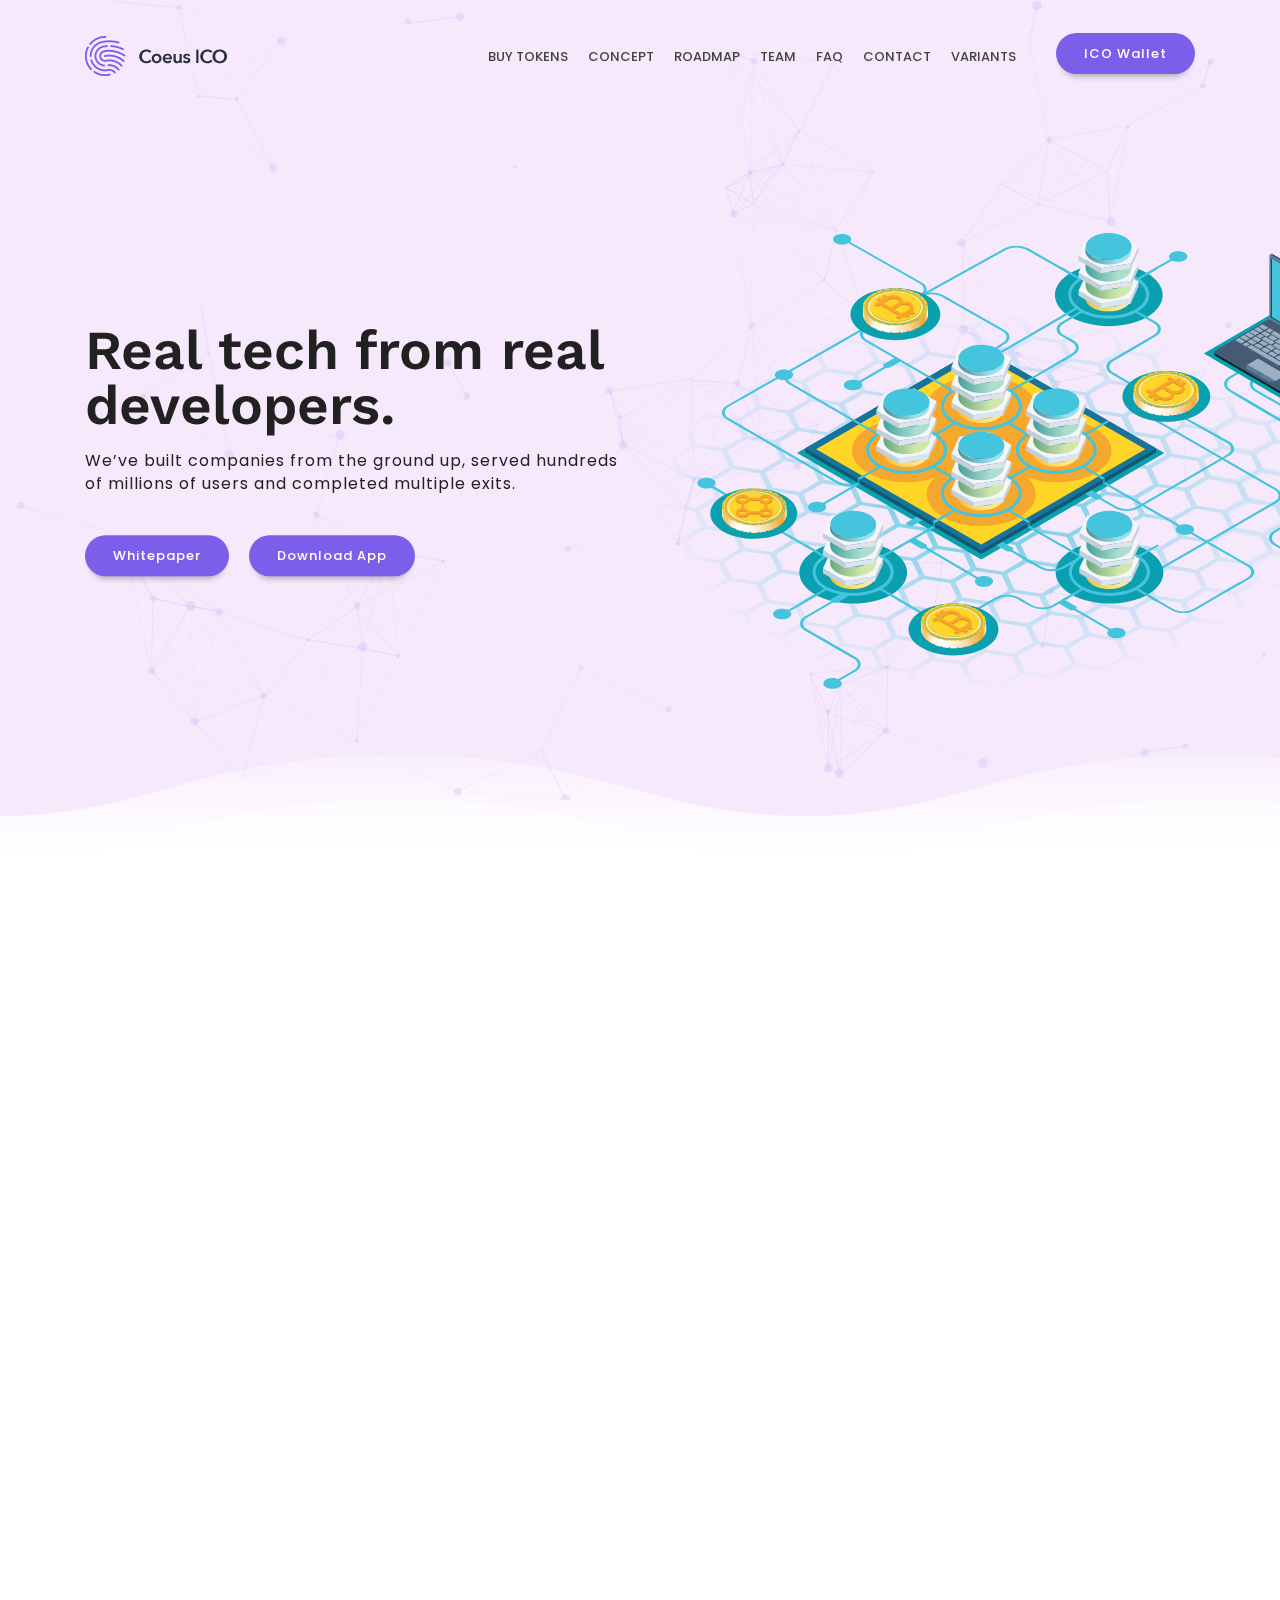
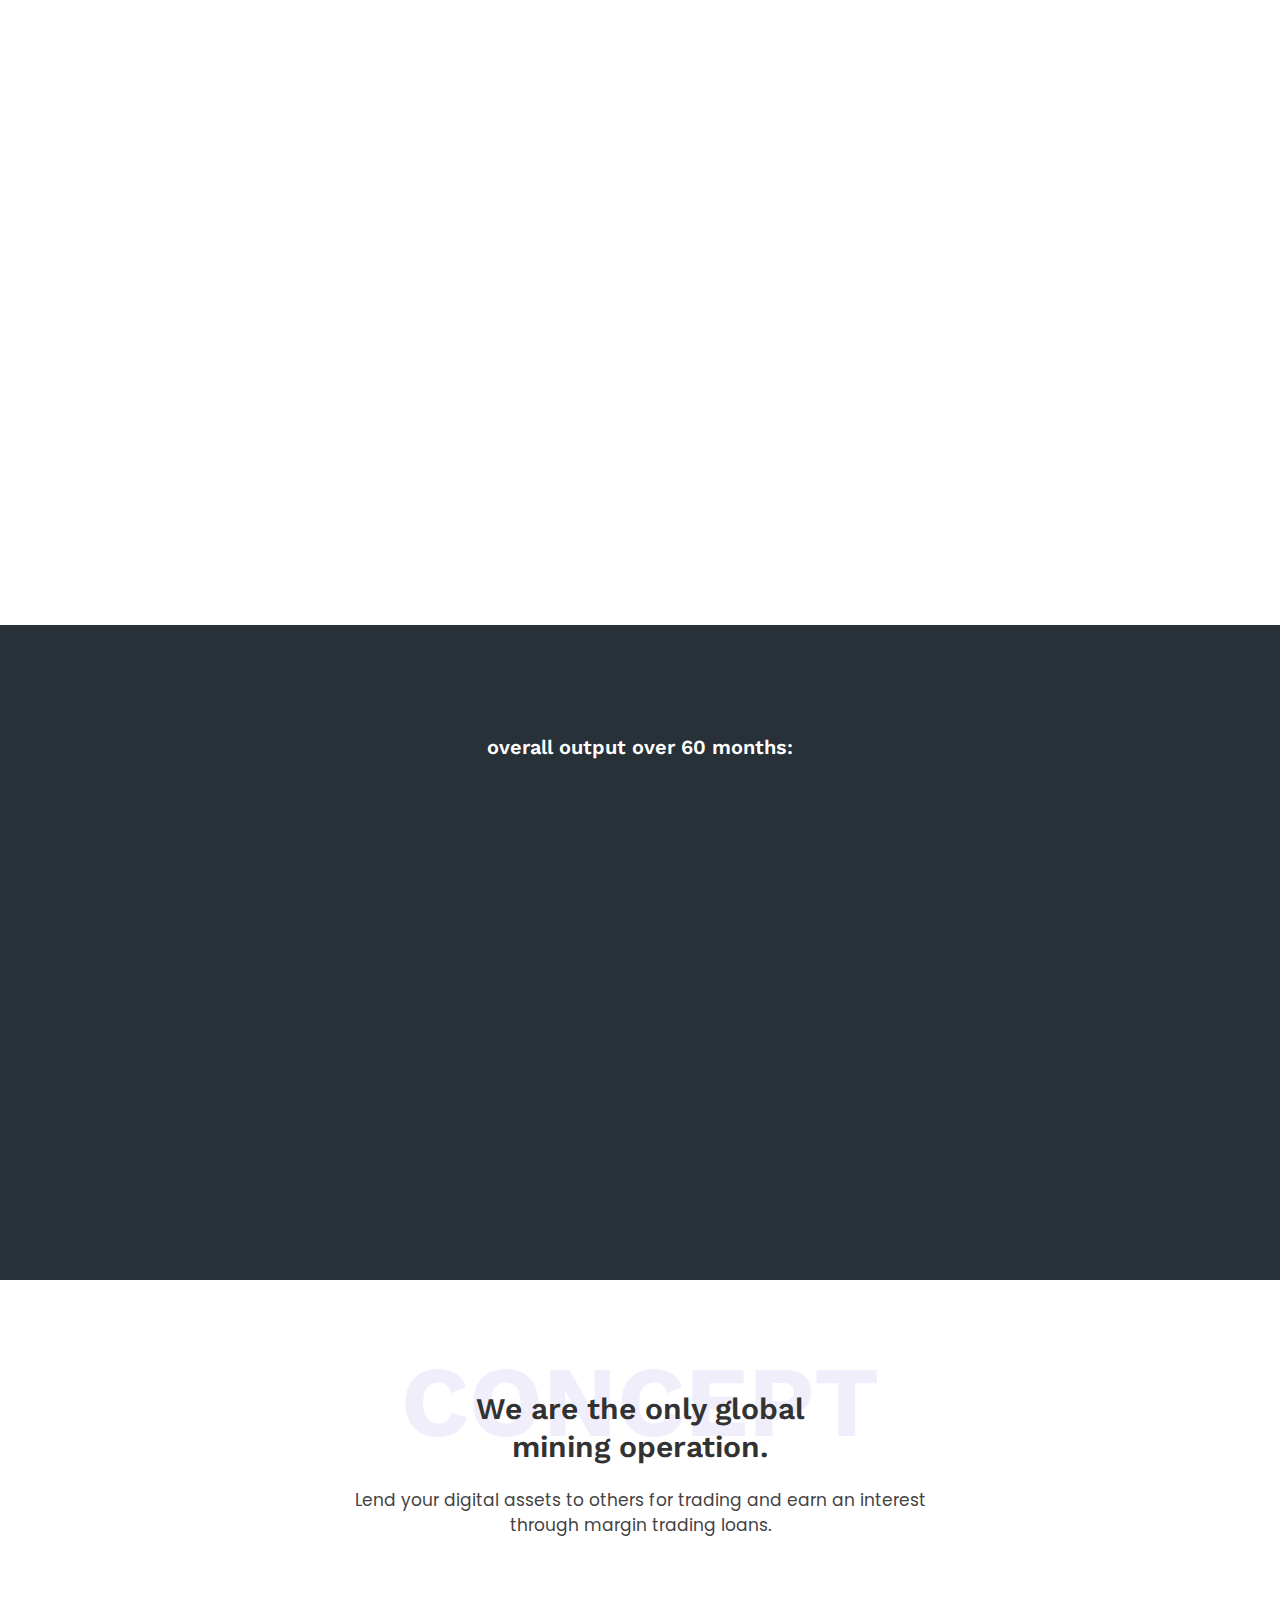
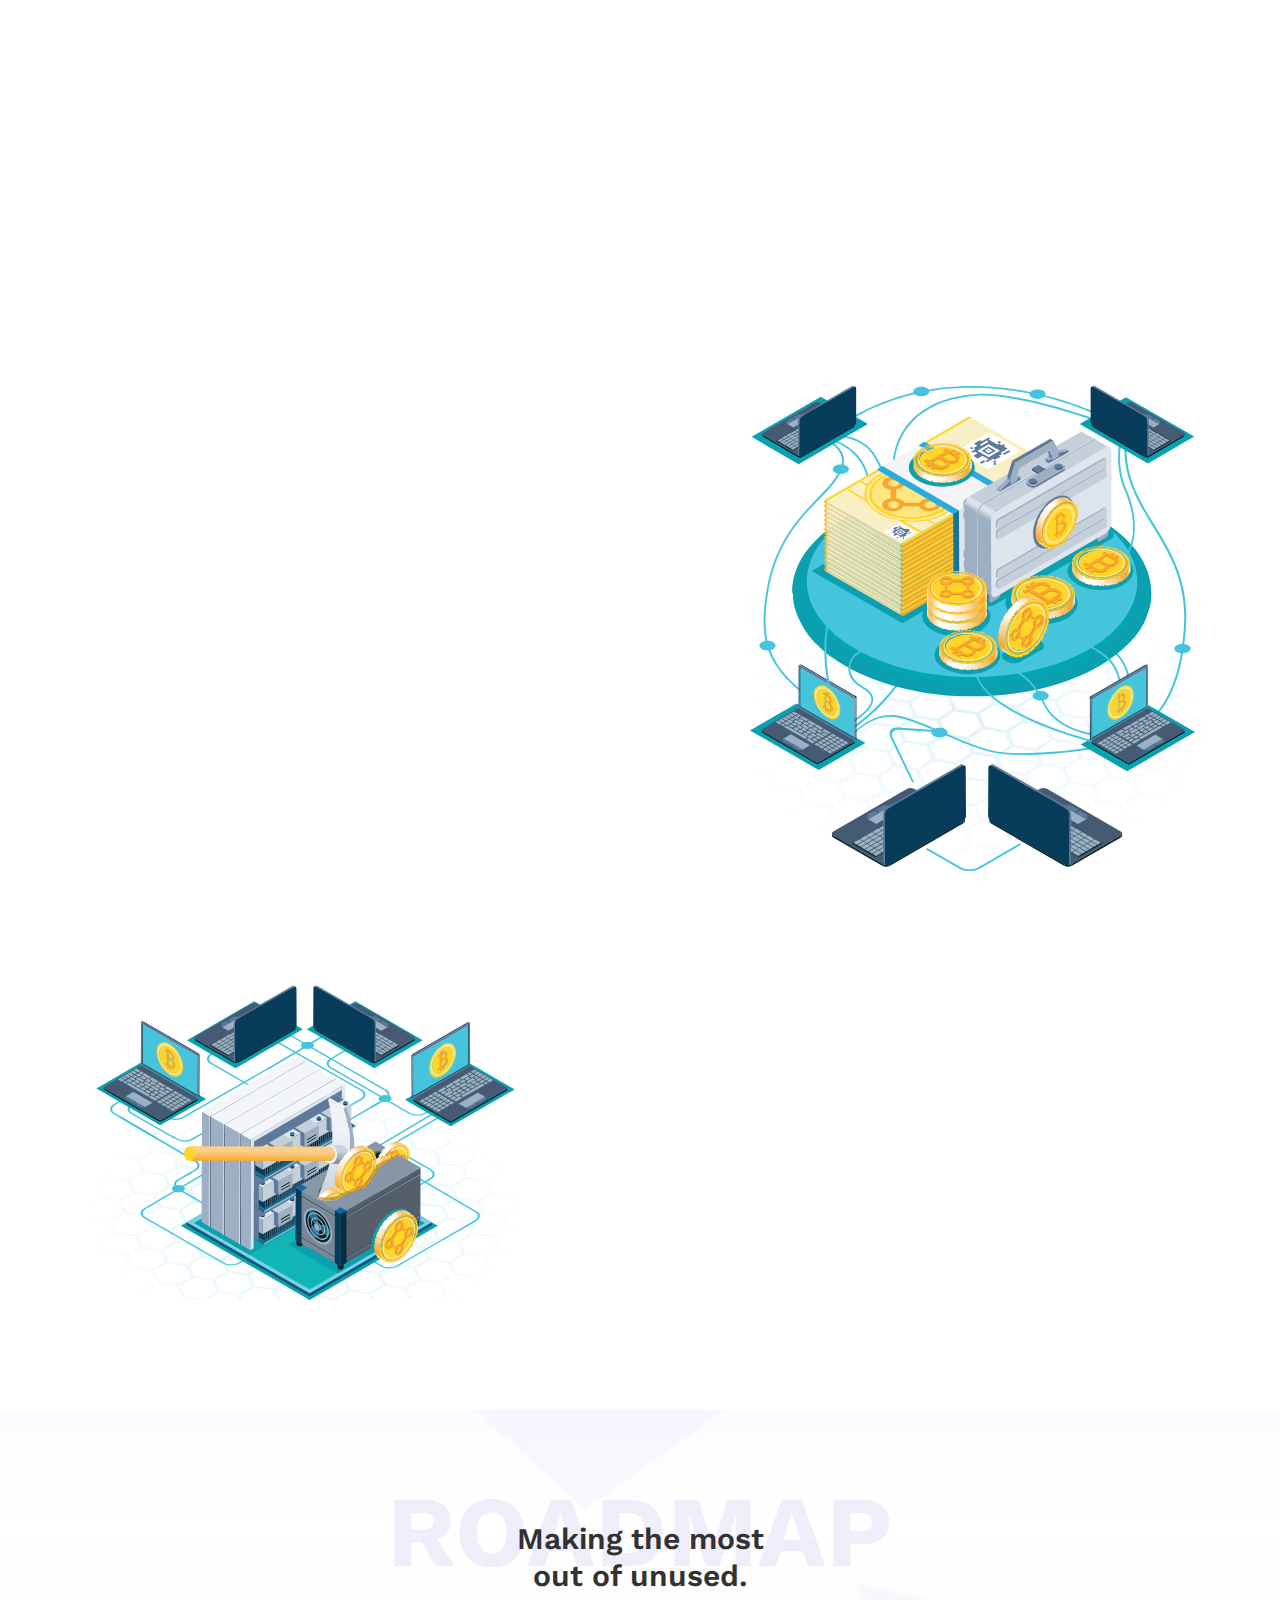
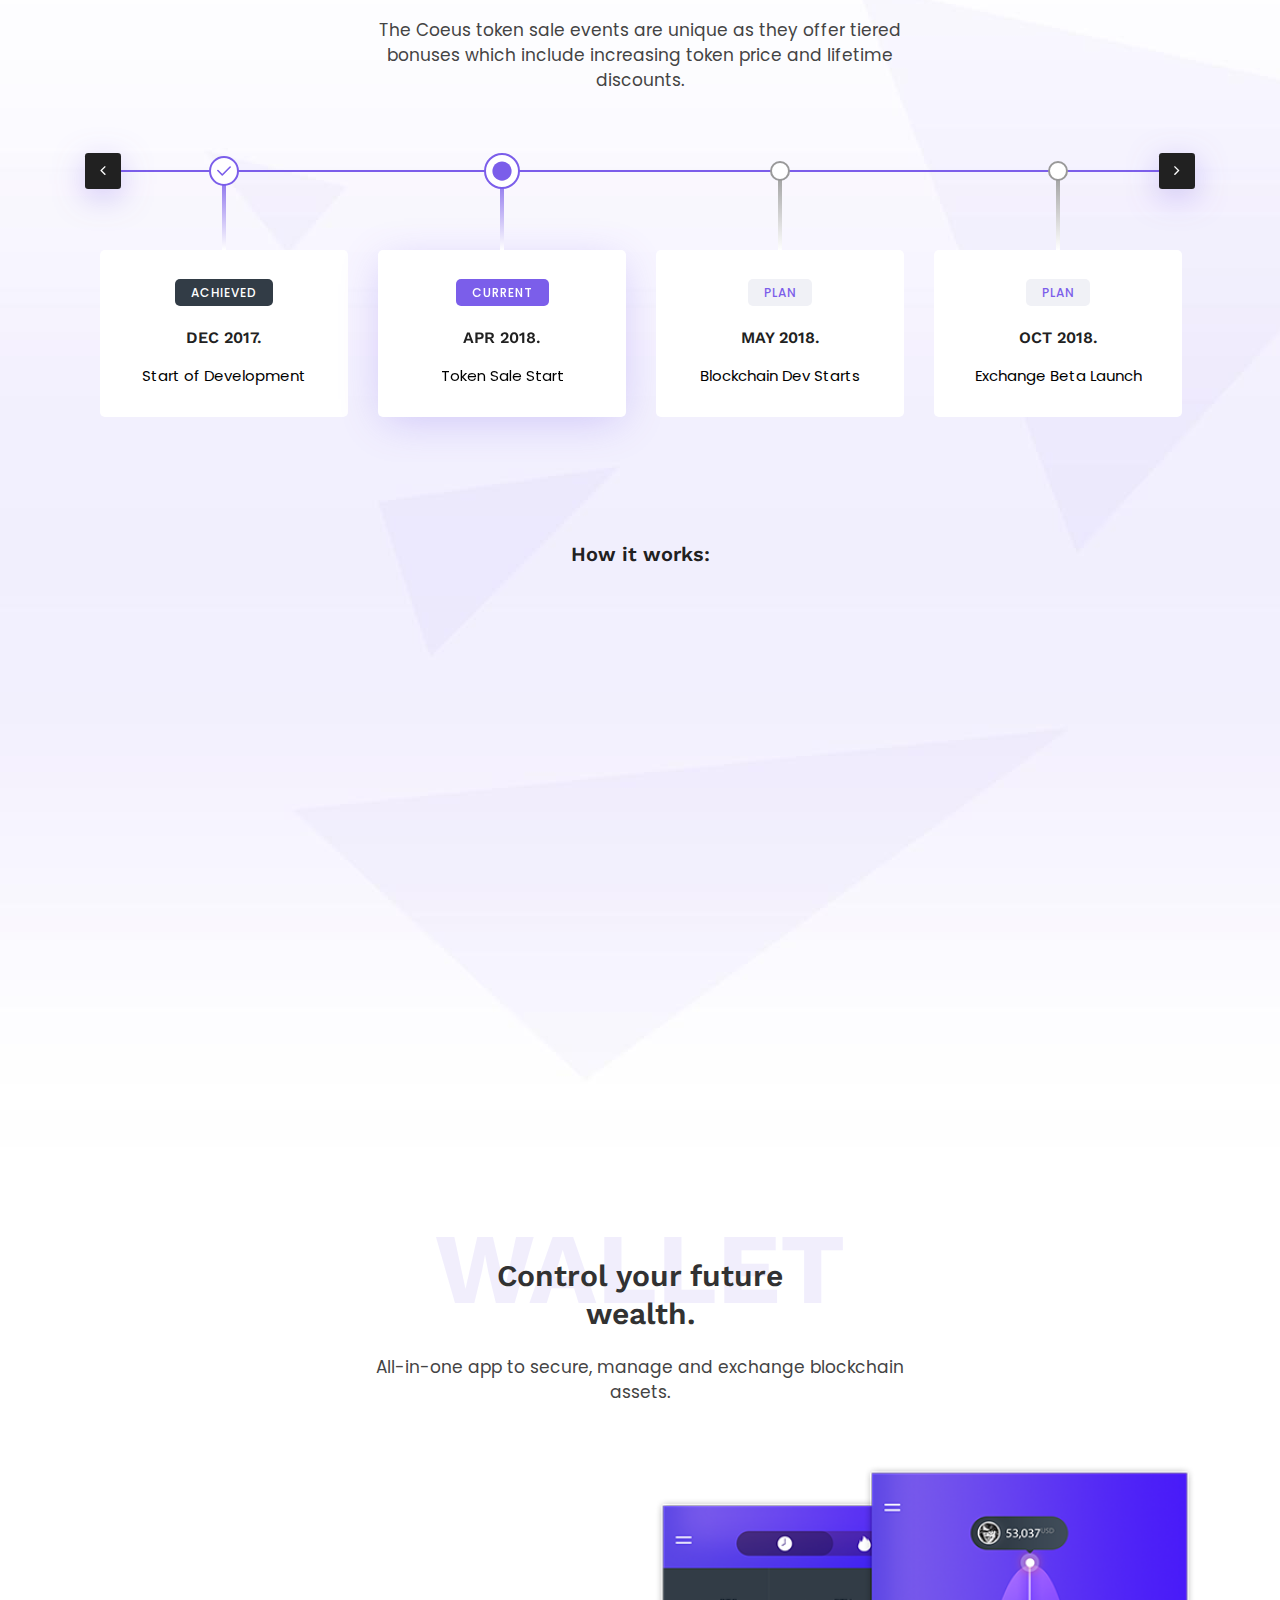
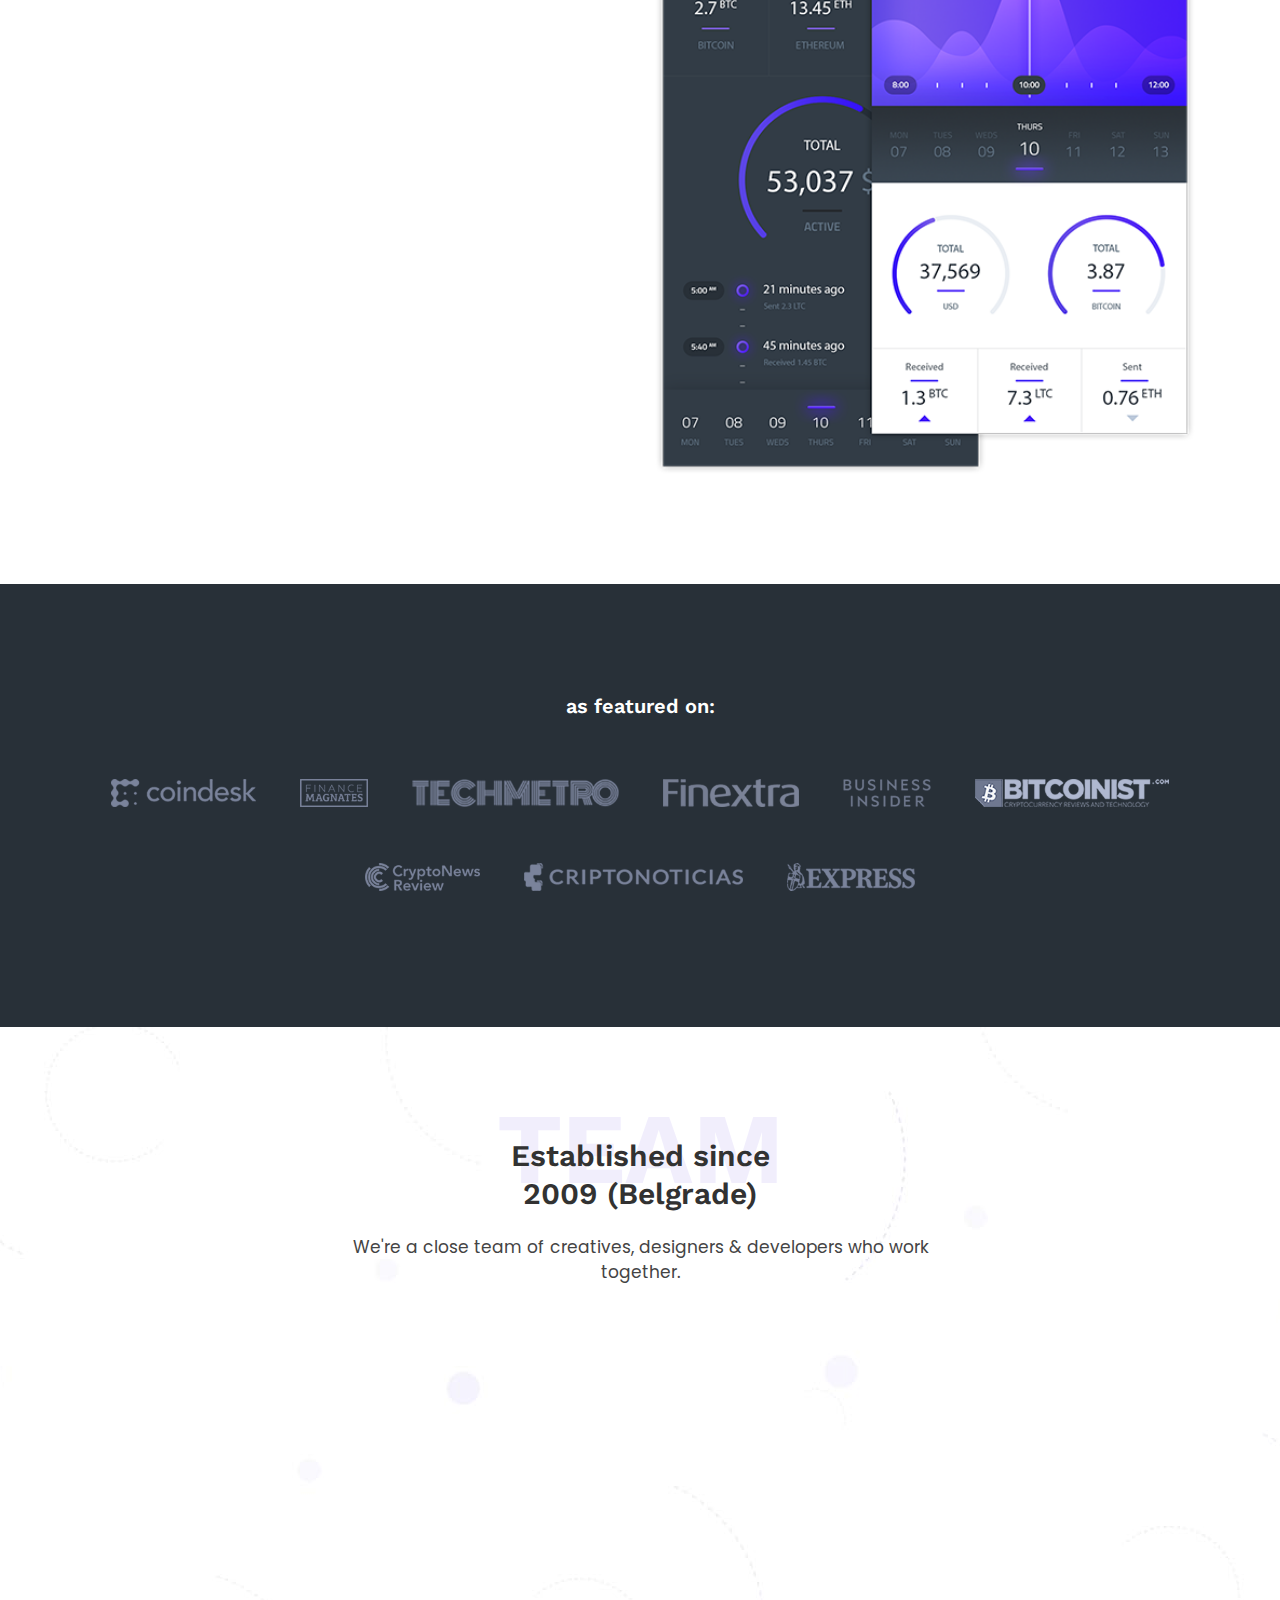
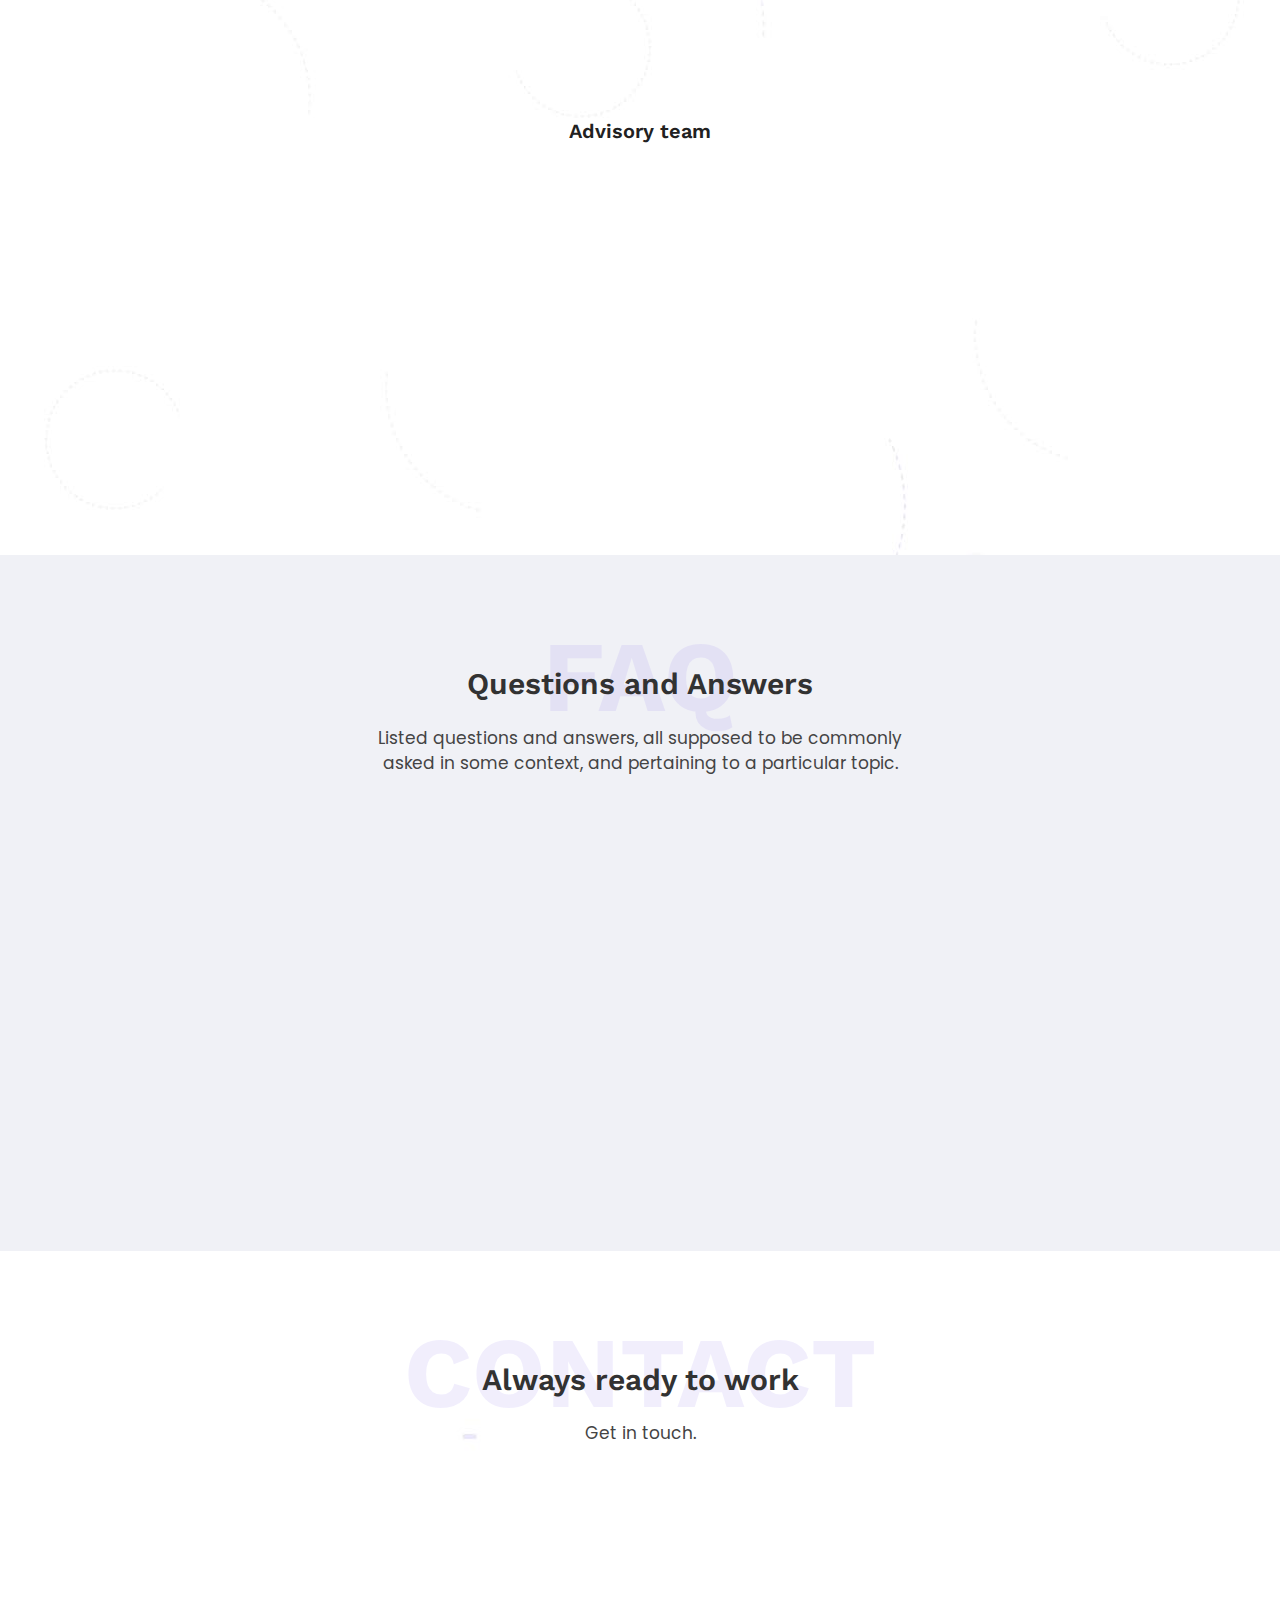
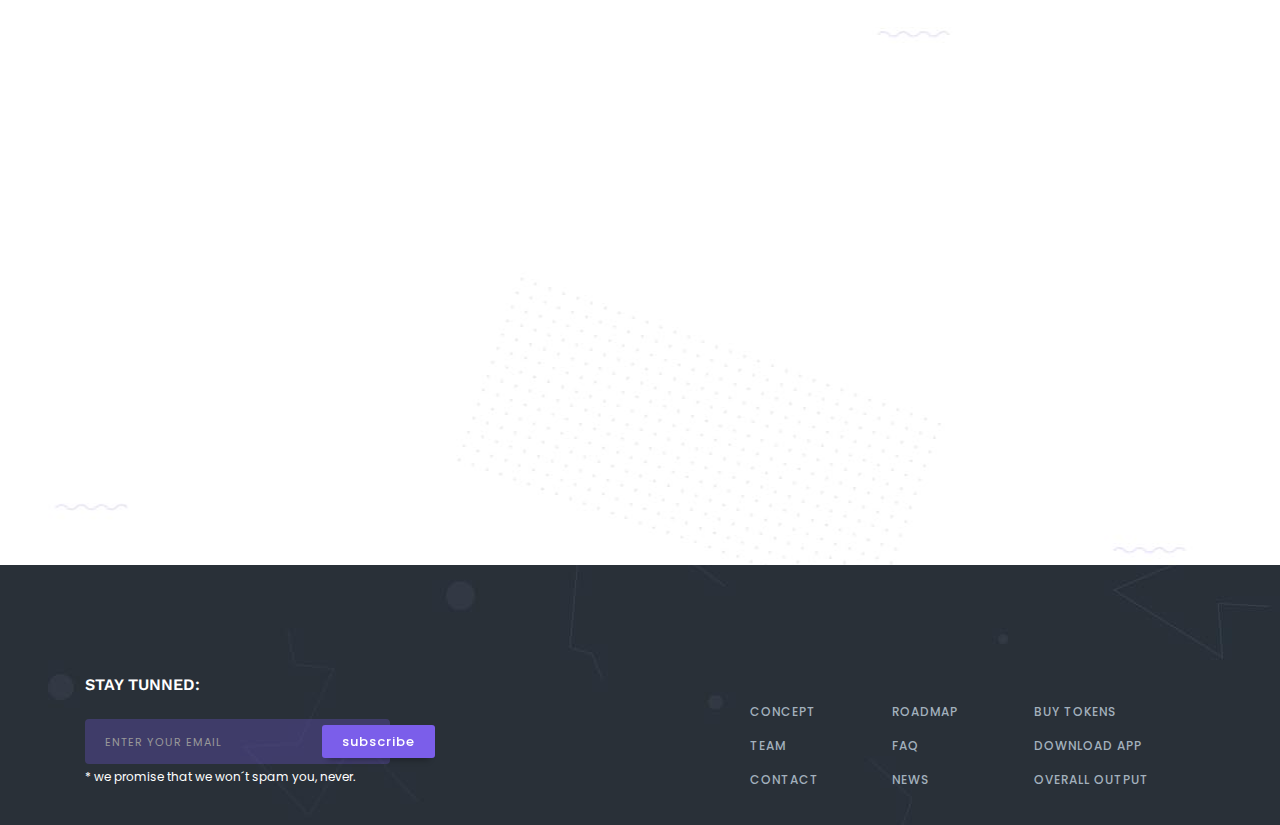
<file: Coeus template/index-5.html>
﻿<!DOCTYPE html>
<!--[if IE 8]><html class="no-js lt-ie9" lang="en"> <![endif]-->
<!--[if gt IE 8]>
<!--><html class="no-js" lang="en"><!--<![endif]-->
<head>

	<!-- Basic Page Needs
	================================================== -->
	<meta charset="utf-8">
	<title>Coeus</title>
	<meta name="description"  content="Creative Template" />
	<meta name="author" content="IG Design">
	<meta name="keywords"  content="ig design, website, design, html5, css3, jquery, creative, clean, animated, portfolio, blog, one-page, multi-page, corporate, business," />
	<meta property="og:title" content="Creative Template" />
	<meta property="og:type" content="website" />
	<meta property="og:url" content="" />
	<meta property="og:image" content="" />
	<meta property="og:image:width" content="470" />
	<meta property="og:image:height" content="246" />
	<meta property="og:site_name" content="" />
	<meta property="og:description" content="Professional Creative Template" />
	<meta name="twitter:card" content="summary_large_image" />
	<meta name="twitter:site" content="https://twitter.com/IvanGrozdic" />
	<meta name="twitter:domain" content="http://ivang-design.com/" />
	<meta name="twitter:title" content="" />
	<meta name="twitter:description" content="Professional Creative Template" />
	<meta name="twitter:image" content="http://ivang-design.com/" />

	<!-- Mobile Specific Metas
	================================================== -->
	<meta name="viewport" content="width=device-width, initial-scale=1, maximum-scale=1">
	<meta name="theme-color" content="#212121"/>
    <meta name="msapplication-navbutton-color" content="#212121"/>
    <meta name="apple-mobile-web-app-status-bar-style" content="#212121"/>

	<!-- Web Fonts 
	================================================== -->
	<link href="https://fonts.googleapis.com/css?family=Work+Sans:100,200,300,400,500,600,700,800,900" rel="stylesheet"/>
	<link href="https://fonts.googleapis.com/css?family=Poppins:100,100i,200,200i,300,300i,400,400i,500,500i,600,600i,700,700i,800,800i,900,900i" rel="stylesheet"/>
	<link href="https://fonts.googleapis.com/css?family=Crimson+Text:400,400i,600,600i,700,700i" rel="stylesheet"/>	
	
	<!-- CSS
	================================================== -->
	<link rel="stylesheet" href="css/bootstrap.min.css"/>
	<link rel="stylesheet" href="css/font-awesome.min.css"/>
	<link rel="stylesheet" href="css/owl.carousel.css"/>
	<link rel="stylesheet" href="css/owl.transitions.css"/>
	<link rel="stylesheet" href="css/style.css"/>
	<link rel="stylesheet" href="css/colors/color.css"/>
			
	<!-- Favicons
	================================================== -->
	<link rel="icon" type="image/png" href="favicon.png">
	<link rel="apple-touch-icon" href="apple-touch-icon.png">
	<link rel="apple-touch-icon" sizes="72x72" href="apple-touch-icon-72x72.png">
	<link rel="apple-touch-icon" sizes="114x114" href="apple-touch-icon-114x114.png">
	
	
</head>
<body>	

	<div class="loader">
		<svg version="1.1" id="Layer_1" xmlns="http://www.w3.org/2000/svg" xmlns:xlink="http://www.w3.org/1999/xlink" x="0px" y="0px"
		 width="24px" height="30px" viewBox="0 0 24 30" style="enable-background:new 0 0 50 50;" xml:space="preserve">
			<rect x="0" y="0" width="4" height="10" fill="#333">
				<animateTransform attributeType="xml"
				attributeName="transform" type="translate"
				values="0 0; 0 20; 0 0"
				begin="0" dur="0.6s" repeatCount="indefinite" />
			</rect>
			<rect x="10" y="0" width="4" height="10" fill="#333">
				<animateTransform attributeType="xml"
				attributeName="transform" type="translate"
				values="0 0; 0 20; 0 0"
				begin="0.2s" dur="0.6s" repeatCount="indefinite" />
			</rect>
			<rect x="20" y="0" width="4" height="10" fill="#333">
				<animateTransform attributeType="xml"
				attributeName="transform" type="translate"
				values="0 0; 0 20; 0 0"
				begin="0.4s" dur="0.6s" repeatCount="indefinite" />
			</rect>
		</svg>	
	</div>
						

	
	<!-- Nav and Logo
	================================================== -->
	
	<div id="menu-wrap" class="menu-back cbp-af-header">
		<div class="container">
			<div class="row">
				<div class="col-12">
					<nav class="navbar navbar-expand-lg navbar-light bg-light mx-lg-0">
						<a class="navbar-brand" href="index.html"><img src="img/logo.png" alt=""></a>
						<button class="navbar-toggler" type="button" data-toggle="collapse" data-target="#navbarSupportedContent" aria-controls="navbarSupportedContent" aria-expanded="false" aria-label="Toggle navigation">
							<span class="navbar-toggler-icon">
								<span class="menu-icon__line menu-icon__line-left"></span>
								<span class="menu-icon__line"></span>
								<span class="menu-icon__line menu-icon__line-right"></span>
							</span>
						</button>

						<div class="collapse navbar-collapse" id="navbarSupportedContent">
							<ul class="navbar-nav ml-auto">
								<li class="nav-item">
									<a class="nav-link" href="#buy" data-ps2id-offset="120">Buy Tokens</a>
								</li>
								<li class="nav-item">
									<a class="nav-link" href="#concept">Concept</a>
								</li>
								<li class="nav-item">
									<a class="nav-link" href="#roadmap">Roadmap</a>
								</li>
								<li class="nav-item">
									<a class="nav-link" href="#team">Team</a>
								</li>
								<li class="nav-item">
									<a class="nav-link" href="#faq">FAQ</a>
								</li>
								<li class="nav-item">
									<a class="nav-link" href="#contact">Contact</a>
								</li>
								<li class="nav-item">
									<a class="nav-link no-line" href="#">Variants</a>
									<ul class="background-white sub-shadow">
										<li><a href="index.html">From developers</a></li>
										<li><a href="index-11.html">Countdown gradient</a></li>
										<li><a href="index-2.html">Crowdsale</a></li>
										<li><a href="index-9.html">Azure blockchain - animated</a></li>
										<li><a href="index-3.html">From developers - dark</a></li>
										<li><a href="index-4.html">Crowdsale - dark</a></li>
										<li><a href="index-5.html" class="active-subnav">From developers - animated</a></li>
										<li><a href="index-10.html">Countdown gradient anime</a></li>
										<li><a href="index-6.html">Crowdsale - animated</a></li>
										<li><a href="index-7.html">From developers - anime dark</a></li>
										<li><a href="index-8.html">Crowdsale - animated dark</a></li>
									</ul>
								</li>
								<li class="nav-item mt-2">
									<a class="btn btn-primary js-tilt" href="#app" role="button" data-tilt-perspective="300" data-tilt-speed="700" data-tilt-max="24"><span>ICO Wallet</span></a>
								</li>
							</ul>
						</div>
					</nav>				
				</div>
			</div>
		</div>
	</div>

	
	<!-- Primary Page Layout
	================================================== -->

	<div class="section full-height height-auto-lg hide-over background-light-blue">
		<div class="hero-center-wrap relative-on-lg">
			<div class="container">
				<div class="row">
					<div class="col-lg-6 text-center text-lg-left parallax-fade-top align-self-center z-bigger">
						<h2>Real tech from real developers.</h2>
						<p class="mt-3 mb-4 pb-3 font-weight-normal">We’ve built companies from the ground up, served hundreds of millions of users and completed multiple exits.</p>
						<a class="btn btn-primary ml-lg-0 js-tilt" href="#" role="button" data-tilt-perspective="300" data-tilt-speed="700" data-tilt-max="24"><span>Whitepaper</span></a>
						<a class="btn btn-primary js-tilt" href="#app" data-gal="m_PageScroll2id" data-ps2id-offset="68" role="button" data-tilt-perspective="300" data-tilt-speed="700" data-tilt-max="24"><span>Download App</span></a>
					</div>
					<div class="col-lg-6 mt-5 mt-lg-0">
						<div class="img-wrap header-img">
							<img src="img/home-il.svg" alt="">
						</div>
					</div>
				</div>
			</div>
		</div>
		<div class="ocean">
			<div class="wave"></div>
			<div class="wave"></div>
		</div>
		<div id="particles-js" class="min-height"></div>
	</div>

	<div class="section z-bigger">
		<div class="section padding-bottom-big" id="buy">
		<div class="section">
			<div class="container">
				<div class="row">
					<div class="col-md-12 text-center mt-4" data-scroll-reveal="enter bottom move 50px over 0.6s after 0.3s">
						<a class="btn btn-primary js-tilt" href="#" role="button" data-tilt-perspective="300" data-tilt-speed="700" data-tilt-max="24"><span>Buy Tokens 35% Off</span></a>
					</div>
					<div class="col-md-12 mt-5" data-scroll-reveal="enter bottom move 50px over 0.6s after 0.3s">
						<p class="text-center">payment methods</p>
					</div>
					<div class="col-md-12 mt-1" data-scroll-reveal="enter bottom move 50px over 0.6s after 0.3s">
						<ul class="payment-methods">
							<li><img src="img/bitcoin.png" alt=""><p>bitcoin</p></li>
							<li><img src="img/etherium.png" alt=""><p>ethereum</p></li>
							<li><img src="img/litecoin.png" alt=""><p>litecoin</p></li>
							<li><img src="img/usd.png" alt=""><p>US Dollars</p></li>
						</ul>
					</div>
				</div>
			</div>
		</div>
		<div class="section padding-top-big">
			<div class="container">
				<div class="row">
					<div class="col-xl-3 col-sm-6" data-scroll-reveal="enter bottom move 50px over 0.6s after 0.3s">
						<div class="table-sale background-grey">
							<p class="text-center"><span>50% Off</span></p>
							<div class="table-line mt-4 mb-4"></div>
							<h4 class="text-center">1 coe</h4>
							<p class="text-center">0.5 US dollars</p>
							<div class="table-line mt-4 mb-4"></div>
							<p class="text-center">Sold Out 2M Tokens</p>
							<p class="text-center">March 20 - 31</p>
							<a class="btn disabled mt-5" href="#" role="button"><span>Sold Out</span></a>
						</div>
					</div>
					<div class="col-xl-3 col-sm-6 mt-4 mt-sm-0" data-scroll-reveal="enter bottom move 50px over 0.6s after 0.5s">
						<div class="table-sale background-color table-shadow">
							<h4 class="text-center">now</h4>
							<div class="table-line mt-4 mb-4"></div>
							<h4 class="text-center">1 coe</h4>
							<p class="text-center">0.65 US dollars</p>
							<div class="table-line mt-4 mb-4"></div>
							<p class="text-center">Available 8M Tokens</p>
							<p class="text-center">April 1 - 15</p>
							<a class="btn btn-primary table-ver mt-5 js-tilt" href="#" role="button" data-tilt-perspective="300" data-tilt-speed="700" data-tilt-max="24"><span>Buy 35% Off</span></a>
						</div>
					</div>
					<div class="col-xl-3 col-sm-6 mt-4 mt-xl-0" data-scroll-reveal="enter bottom move 50px over 0.6s after 0.7s">
						<div class="table-sale background-grey future-price">
							<p class="text-center"><span>25% Off</span></p>
							<div class="table-line mt-4 mb-4"></div>
							<h4 class="text-center">1 coe</h4>
							<p class="text-center">0.75 US dollars</p>
							<div class="table-line mt-4 mb-4"></div>
							<p class="text-center">Available 6M Tokens</p>
							<p class="text-center">April 16 - 25</p>
							<a class="btn disabled mt-5 background-white" href="#" role="button"><span>25 days</span></a>
						</div>
					</div>
					<div class="col-xl-3 col-sm-6 mt-4 mt-xl-0" data-scroll-reveal="enter bottom move 50px over 0.6s after 0.9s">
						<div class="table-sale background-grey future-price">
							<p class="text-center"><span>10% Off</span></p>
							<div class="table-line mt-4 mb-4"></div>
							<h4 class="text-center">1 coe</h4>
							<p class="text-center">0.9 US dollars</p>
							<div class="table-line mt-4 mb-4"></div>
							<p class="text-center">Available 4M Tokens</p>
							<p class="text-center">April 26 - May 10</p>
							<a class="btn disabled mt-5 background-white" href="#" role="button"><span>40 days</span></a>
						</div>
					</div>
				</div>
			</div>
			<div class="container padding-top-big">
				<div class="row">
					<div class="col-12 col-lg-6 offset-lg-3" data-scroll-reveal="enter bottom move 50px over 0.6s after 0.3s">
						<div class="countdown background-dark-blue-1 big-shadow-down">
							<p class="mb-4 mb-lg-5"><span>35% discount</span> croudsale ends in:</p>
							<div class="section">
								<ul>
									<li class="background-dark-blue"><span id="days"></span>days</li>
									<li class="background-dark-blue"><span id="hours"></span>hours</li>
									<li class="background-dark-blue"><span id="minutes"></span>minutes</li>
									<li class="background-dark-blue"><span id="seconds"></span>seconds</li>
								</ul>
							</div>
							<p class="mt-4 mb-0"><small>Available at 0.65$</small></p>
						</div>
					</div>
				</div>
			</div>
		</div>
		</div>

		<div class="section padding-top-big padding-bottom-big background-dark-blue-1">
			<div class="container">
				<div class="row">
					<div class="col-md-12">
						<div class="title-wrap text-center">
							<h5 class="color-light">overall output over 60 months:</h5>
						</div>
					</div>
					<div class="col-md-12" data-scroll-reveal="enter bottom move 50px over 0.6s after 0.3s">	
						<div class="line-chart">
							<div class="aspect-ratio">
								<canvas id="chart"></canvas>
							</div>
						</div>				
					</div>
				</div>	
			</div>
		</div>
	</div>

	<div class="section padding-top-bottom-big background-white" id="concept">
		<div class="container">
			<div class="row">
				<div class="col-md-12">
					<div class="title-wrap text-center">
						<div class="back-title">concept</div>
						<h3>We are the only global<br>mining operation.</h3>
						<p>Lend your digital assets to others for trading and earn an interest through margin trading loans.</p>
					</div>
				</div>
				<div class="col-md-4" data-scroll-reveal="enter bottom move 50px over 0.6s after 0.3s">
					<div class="concept-box">
						<img class="mb-4" src="img/con-1.svg" alt="">
						<h5>Independent</h5>
						<p>Our mobility concept enables super-simple transportation and worldwide deployment.</p>
					</div>
				</div>
				<div class="col-md-4 mt-4 mt-md-0" data-scroll-reveal="enter bottom move 50px over 0.6s after 0.5s">
					<div class="concept-box">
						<img class="mb-4" src="img/con-2.svg" alt="">
						<h5>Fully Scalable</h5>
						<p>Mobile and efficient low-cost hardware and optimized propietary management.</p>
					</div>
				</div>
				<div class="col-md-4 mt-4 mt-md-0" data-scroll-reveal="enter bottom move 50px over 0.6s after 0.7s">
					<div class="concept-box">
						<img class="mb-4" src="img/con-3.svg" alt="">
						<h5>High Growth</h5>
						<p>Our reinvestment strategy enables us to quickly grow our fleet of mobile units.</p>
					</div>
				</div>
				<div class="col-md-12 padding-top-bottom" data-scroll-reveal="enter bottom move 50px over 0.6s after 0.3s">
					<div class="line-sep"></div>
				</div>
			</div>	
		</div>
		<div class="container">
			<div class="row">
				<div class="col-md-6 align-self-center" data-scroll-reveal="enter left move 50px over 0.6s after 0.3s">
					<h4>Creating a win-win<br>for everyone</h4>
					<p class="lead">An exciting business opportunity should come with equally exciting rewards.</p>
					<p>Early adopters can earn up to a 200% bonus based on the final token value should we reach our 100 mil tokens hardcap during our planned token sale event.</p>
					<a class="btn btn-primary mt-4 mx-0 js-tilt" href="#roadmap" data-gal="m_PageScroll2id" data-ps2id-offset="68" role="button" data-tilt-perspective="300" data-tilt-speed="700" data-tilt-max="24"><span>Roadmap</span></a>
				</div>
				<div class="col-md-5 offset-md-1 order-first order-md-last mb-4 mb-md-0">
					<div class="img-wrap">
						<img src="img/1.svg" alt="">
					</div>
				</div>
			</div>	
		</div>	
		<div class="container">
			<div class="row">
				<div class="col-md-12 my-5"></div>
			</div>	
		</div>
		<div class="container">
			<div class="row">
				<div class="col-md-5 mb-4 mb-md-0">
					<div class="img-wrap">
						<img src="img/2.svg" alt="">
					</div>
				</div>
				<div class="col-md-6 offset-md-1 align-self-center" data-scroll-reveal="enter right move 50px over 0.6s after 0.3s">
					<h4>More than just a price jump</h4>
					<p>The Coeus token sale events are unique as they offer tiered bonuses which include not only an increasing token price but also lifetime discounts, a commitment from us to support our tokens liquidity and future value, as well as access to future pre-pre-Token sale events.</p>
						<a class="btn btn-primary mt-4 mx-0 js-tilt" href="#buy" data-gal="m_PageScroll2id" data-ps2id-offset="120" role="button" data-tilt-perspective="300" data-tilt-speed="700" data-tilt-max="24"><span>Buy Tokens</span></a>
				</div>
			</div>	
		</div>		
	</div>

	<div class="section padding-top-bottom-big" id="roadmap">
		<div class="background-parallax" style="background-image: url('img/parallax-1.jpg')" data-enllax-ratio=".5" data-enllax-type="background" data-enllax-direction="vertical"></div>
		<div class="container">
			<div class="row">
				<div class="col-md-12">
					<div class="title-wrap text-center">
						<div class="back-title">roadmap</div>
						<h3>Making the most<br>out of unused.</h3>
						<p>The Coeus token sale events are unique as they offer tiered bonuses which include increasing token price and lifetime discounts.</p>
					</div>
				</div>
				<div class="col-md-12">
					<div class="customNavigation">
						<a class="prev-roadmap"><i class="fa fa-angle-left"></i></a>
						<a class="next-roadmap"><i class="fa fa-angle-right"></i></a>
					</div>
					<div id="owl-roadmap" class="owl-carousel owl-theme">											
						<div class="item">						 
							<div class="roadmap-box background-white">
								<p class="mb-4 achieved"><span>Achieved</span></p>
								<h6>Dec 2017.</h6>
								<p>Start of Development</p>
							</div>	
						</div>											
						<div class="item"> 						 
							<div class="roadmap-box current-road background-white roadmap-shadow">
								<p class="mb-4"><span>Current</span></p>
								<h6>Apr 2018.</h6>
								<p>Token Sale Start</p>
							</div>	
						</div>												
						<div class="item"> 						 
							<div class="roadmap-box next-road background-white">
								<p class="mb-4 plan"><span>Plan</span></p>
								<h6>May 2018.</h6>
								<p>Blockchain Dev Starts</p>
							</div>	
						</div>											
						<div class="item"> 						 
							<div class="roadmap-box next-road background-white">
								<p class="mb-4 plan"><span>Plan</span></p>
								<h6>Oct 2018.</h6>
								<p>Exchange Beta Launch</p>
							</div>	
						</div>											
						<div class="item"> 						 
							<div class="roadmap-box next-road background-white">
								<p class="mb-4 plan"><span>Plan</span></p>
								<h6>Jan 2019.</h6>
								<p>Expanded Licensing</p>
							</div>	
						</div>											
						<div class="item"> 						 
							<div class="roadmap-box next-road background-white">
								<p class="mb-4 plan"><span>Plan</span></p>
								<h6>Mar 2019.</h6>
								<p>Debit Card Launch</p>
							</div>	
						</div>											
						<div class="item"> 						 
							<div class="roadmap-box next-road background-white">
								<p class="mb-4 plan"><span>Plan</span></p>
								<h6>May 2019.</h6>
								<p>Partnership For Future</p>
							</div>	
						</div>							
					</div>
				</div>
				<div class="col-md-12 padding-top">
					<div class="title-wrap text-center">
						<h5>How it works:</h5>
					</div>
				</div>
				<div class="col-md-8 offset-md-2" data-scroll-reveal="enter bottom move 50px over 0.6s after 0.3s">
					<div class="video-section video-shadow">
						<figure class="vimeo"> 
							<a href="https://player.vimeo.com/video/239566739">
								<img src="img/video.jpg" alt="image"/>
							</a>
						</figure>
					</div>
				</div>
			</div>	
		</div>
	
	</div>

	<div class="section padding-top-bottom-big" id="app">
		<div class="container">
			<div class="row">
				<div class="col-md-12">
					<div class="title-wrap text-center">
						<div class="back-title">wallet</div>
						<h3>Control your future<br>wealth.</h3>
						<p>All-in-one app to secure, manage and exchange blockchain assets.</p>
					</div>
				</div>
			</div>	
		</div>
		<div class="container">
			<div class="row">
				<div class="col-md-6 align-self-center" data-scroll-reveal="enter bottom move 50px over 0.6s after 0.3s">
					<h4>It begins with total security.</h4>
					<p class="lead">View, manage and sort all your tokens easily. Providing fast coin management in your local currency.</p>
					<ul class="app-list mb-5 mt-4">
						<li>Smart by design</li>
						<li>Easy Coin Management</li>
						<li>Instantly import your wallet</li>
						<li>Detailed transaction info</li>
						<li>Custom fees and limits</li>
					</ul>
					<a class="btn btn-primary mx-0 js-tilt" href="#" role="button" data-tilt-perspective="300" data-tilt-speed="700" data-tilt-max="24"><span>Download App</span></a>
					<a class="app-btn ml-4" href="#"><i class="fa fa-apple"></i></a>
					<a class="app-btn ml-2" href="#"><i class="fa fa-android"></i></a>
					<a class="app-btn ml-2" href="#"><i class="fa fa-windows"></i></a>
				</div>
				<div class="col-md-6 order-first order-md-last mb-4 mb-md-0">
					<div class="img-wrap">
						<img src="img/app.png" alt="">
					</div>
				</div>
			</div>	
		</div>	
	</div>

	<div class="section padding-top-big padding-bottom background-dark-blue-1">
		<div class="container">
			<div class="row">
				<div class="col-md-12">
					<div class="title-wrap text-center">
						<h5 class="color-light">as featured on:</h5>
					</div>
				</div>
				<div class="col-md-12">
					<ul class="logo-wrap">
						<li><img src="img/logos/1.png" alt=""></li>
						<li><img src="img/logos/2.png" alt=""></li>
						<li><img src="img/logos/3.png" alt=""></li>
						<li><img src="img/logos/4.png" alt=""></li>
						<li><img src="img/logos/5.png" alt=""></li>
						<li><img src="img/logos/6.png" alt=""></li>
						<li><img src="img/logos/7.png" alt=""></li>
						<li><img src="img/logos/8.png" alt=""></li>
						<li><img src="img/logos/9.png" alt=""></li>
					</ul>
				</div>
			</div>	
		</div>
	</div>

	<div class="section padding-top-bottom-big" id="team">
		<div class="background-parallax" style="background-image: url('img/parallax-3.jpg')" data-enllax-ratio=".5" data-enllax-type="background" data-enllax-direction="vertical"></div>
		<div class="container">
			<div class="row">
				<div class="col-md-12">
					<div class="title-wrap text-center">
						<div class="back-title">team</div>
						<h3>Established since<br>2009 (Belgrade)</h3>
						<p>We're a close team of creatives, designers & developers who work together.</p>
					</div>
				</div>
			</div>	
		</div>
		<div class="container">
			<div class="row justify-content-center">
				<div class="col-lg-4 col-md-6 mb-5 mb-lg-0" data-scroll-reveal="enter bottom move 50px over 0.6s after 0.3s">
					<div class="team-wrap">
						<a class="d-inline" data-toggle="modal" data-target="#team-modal-1">
							<div class="team-img-wrap js-tilt" data-tilt-perspective="700" data-tilt-speed="700" data-tilt-max="24">
								<img src="img/t5.jpg" alt="">
								<div class="team-img-mask"></div>
							</div>
						</a>
						<h6>Alex Andrews</h6>
						<p>Officer & Founder</p>
						<a class="app-btn" href="#"><i class="fa fa-twitter"></i></a>
						<a class="app-btn ml-3" href="#"><i class="fa fa-linkedin"></i></a>
						<a class="app-btn ml-3" href="#"><i class="fa fa-facebook"></i></a>
						<a class="app-btn ml-3" href="#"><i class="fa fa-git"></i></a>
					</div>
				</div>
				<div class="col-lg-4 col-md-6 mb-5 mb-lg-0" data-scroll-reveal="enter bottom move 50px over 0.6s after 0.5s">
					<div class="team-wrap">
						<a class="d-inline" data-toggle="modal" data-target="#team-modal-2">
							<div class="team-img-wrap js-tilt" data-tilt-perspective="700" data-tilt-speed="700" data-tilt-max="24">
								<img src="img/t6.jpg" alt="">
								<div class="team-img-mask"></div>
							</div>
						</a>
						<h6>Marco Kulis</h6>
						<p>Development manager</p>
						<a class="app-btn" href="#"><i class="fa fa-linkedin"></i></a>
						<a class="app-btn ml-3" href="#"><i class="fa fa-git"></i></a>
					</div>
				</div>
				<div class="col-lg-4 col-md-6" data-scroll-reveal="enter bottom move 50px over 0.6s after 0.7s">
					<div class="team-wrap">
						<a class="d-inline" data-toggle="modal" data-target="#team-modal-3">
							<div class="team-img-wrap js-tilt" data-tilt-perspective="700" data-tilt-speed="700" data-tilt-max="24">
								<img src="img/t7.jpg" alt="">
								<div class="team-img-mask"></div>
							</div>
						</a>
						<h6>Anna Furius</h6>
						<p>Senior Developer</p>
						<a class="app-btn" href="#"><i class="fa fa-twitter"></i></a>
						<a class="app-btn ml-3" href="#"><i class="fa fa-facebook"></i></a>
						<a class="app-btn ml-3" href="#"><i class="fa fa-git"></i></a>
					</div>
				</div>
				<div class="col-md-12 padding-top-small">
					<div class="title-wrap text-center mb-5">
						<h5>Advisory team</h5>
					</div>
				</div>
				<div class="col-xl-3 col-md-6 mb-5 mb-xl-0" data-scroll-reveal="enter bottom move 50px over 0.6s after 0.3s">
					<div class="team-wrap">
						<a class="d-inline" data-toggle="modal" data-target="#team-modal-4">
							<div class="team-img-wrap js-tilt" data-tilt-perspective="700" data-tilt-speed="700" data-tilt-max="24">
								<img src="img/t1.jpg" alt="">
								<div class="team-img-mask"></div>
							</div>
						</a>
						<h6>Frank Furius</h6>
						<p>Managing Director</p>
						<a class="app-btn" href="#"><i class="fa fa-twitter"></i></a>
						<a class="app-btn ml-3" href="#"><i class="fa fa-linkedin"></i></a>
						<a class="app-btn ml-3" href="#"><i class="fa fa-facebook"></i></a>
						<a class="app-btn ml-3" href="#"><i class="fa fa-git"></i></a>
					</div>
				</div>
				<div class="col-xl-3 col-md-6 mb-5 mb-xl-0" data-scroll-reveal="enter bottom move 50px over 0.6s after 0.5s">
					<div class="team-wrap">
						<a class="d-inline" data-toggle="modal" data-target="#team-modal-5">
							<div class="team-img-wrap js-tilt" data-tilt-perspective="700" data-tilt-speed="700" data-tilt-max="24">
								<img src="img/t2.jpg" alt="">
								<div class="team-img-mask"></div>
							</div>
						</a>
						<h6>Aca Pesic</h6>
						<p>Founder & CEO</p>
						<a class="app-btn" href="#"><i class="fa fa-linkedin"></i></a>
						<a class="app-btn ml-3" href="#"><i class="fa fa-facebook"></i></a>
					</div>
				</div>
				<div class="col-xl-3 col-md-6 mb-5 mb-xl-0" data-scroll-reveal="enter bottom move 50px over 0.6s after 0.7s">
					<div class="team-wrap">
						<a class="d-inline" data-toggle="modal" data-target="#team-modal-6">
							<div class="team-img-wrap js-tilt" data-tilt-perspective="700" data-tilt-speed="700" data-tilt-max="24">
								<img src="img/t3.jpg" alt="">
								<div class="team-img-mask"></div>
							</div>
						</a>
						<h6>Ela Dobric</h6>
						<p>Executive Director</p>
						<a class="app-btn" href="#"><i class="fa fa-git"></i></a>
						<a class="app-btn ml-3" href="#"><i class="fa fa-linkedin"></i></a>
						<a class="app-btn ml-3" href="#"><i class="fa fa-facebook"></i></a>
					</div>
				</div>
				<div class="col-xl-3 col-md-6" data-scroll-reveal="enter bottom move 50px over 0.6s after 0.9s">
					<div class="team-wrap">
						<a class="d-inline" data-toggle="modal" data-target="#team-modal-7">
							<div class="team-img-wrap js-tilt" data-tilt-perspective="700" data-tilt-speed="700" data-tilt-max="24">
								<img src="img/t4.jpg" alt="">
								<div class="team-img-mask"></div>
							</div>
						</a>
						<h6>Milena Dobric</h6>
						<p>Founder & CEO</p>
						<a class="app-btn" href="#"><i class="fa fa-twitter"></i></a>
						<a class="app-btn ml-3" href="#"><i class="fa fa-linkedin"></i></a>
						<a class="app-btn ml-3" href="#"><i class="fa fa-git"></i></a>
					</div>
				</div>
			</div>	
		</div>
	</div>

	<!-- Modal Team 1-->

	<div class="modal fade bd-example-modal-lg" id="team-modal-1" tabindex="-1" role="dialog" aria-labelledby="team-modal-1" aria-hidden="true">
		<div class="modal-dialog modal-dialog-centered modal-lg" role="document">
			<div class="modal-content">
				<div class="modal-img-wrap" style="background-image: url('img/t5-modal.jpg')"></div>
				<div class="modal-header">
					<button type="button" class="close" data-dismiss="modal" aria-label="Close">
						<span aria-hidden="true"></span>
					</button>
				</div>
				<div class="modal-body">
					<div class="container">
						<div class="row">
							<div class="col-md-12 mb-4">
								<h3 class="mb-0">Alex Andrews</h3>
								<p class="lead">Officer & Founder</p>
							</div>
							<div class="col-xl-12">
								<p class="mb-3">Design must reflect the practical and aesthetic in business but above all... good design must primarily serve people.</p>
								<ul class="app-list mt-4">
									<li>Lead marketing</li>
									<li>Run logistics strategy</li>
									<li>Advised software</li>
								</ul>
								<p class="mt-4 mb-0"><small>html</small></p>
								<div class="progress mt-1 mb-2">
									<div class="progress-bar" style="width: 83%" role="progressbar" aria-valuenow="83" aria-valuemin="0" aria-valuemax="100"></div>
								</div>
								<p class="mb-0"><small>css</small></p>
								<div class="progress mt-1 mb-2">
									<div class="progress-bar" style="width: 75%" role="progressbar" aria-valuenow="75" aria-valuemin="0" aria-valuemax="100"></div>
								</div>
								<p class="mb-0"><small>php</small></p>
								<div class="progress mt-1 mb-4">
									<div class="progress-bar" style="width: 93%" role="progressbar" aria-valuenow="93" aria-valuemin="0" aria-valuemax="100"></div>
								</div>
							</div>
						</div>	
					</div>
				</div>
			</div>
		</div>
	</div>

	<!-- Modal Team 2-->

	<div class="modal fade bd-example-modal-lg" id="team-modal-2" tabindex="-1" role="dialog" aria-labelledby="team-modal-2" aria-hidden="true">
		<div class="modal-dialog modal-dialog-centered modal-lg" role="document">
			<div class="modal-content">
				<div class="modal-img-wrap" style="background-image: url('img/t6-modal.jpg')"></div>
				<div class="modal-header">
					<button type="button" class="close" data-dismiss="modal" aria-label="Close">
						<span aria-hidden="true"></span>
					</button>
				</div>
				<div class="modal-body">
					<div class="container">
						<div class="row">
							<div class="col-md-12 mb-4">
								<h3 class="mb-0">Marco Kulis</h3>
								<p class="lead">Officer & Founder</p>
							</div>
							<div class="col-xl-12">
								<p class="mb-3">Design must reflect the practical and aesthetic in business but above all... good design must primarily serve people.</p>
								<ul class="app-list mt-4">
									<li>Lead marketing</li>
									<li>Run logistics strategy</li>
									<li>Advised software</li>
								</ul>
								<p class="mt-4 mb-0"><small>html</small></p>
								<div class="progress mt-1 mb-2">
									<div class="progress-bar" style="width: 83%" role="progressbar" aria-valuenow="83" aria-valuemin="0" aria-valuemax="100"></div>
								</div>
								<p class="mb-0"><small>css</small></p>
								<div class="progress mt-1 mb-2">
									<div class="progress-bar" style="width: 75%" role="progressbar" aria-valuenow="75" aria-valuemin="0" aria-valuemax="100"></div>
								</div>
								<p class="mb-0"><small>php</small></p>
								<div class="progress mt-1 mb-4">
									<div class="progress-bar" style="width: 93%" role="progressbar" aria-valuenow="93" aria-valuemin="0" aria-valuemax="100"></div>
								</div>
							</div>
						</div>	
					</div>
				</div>
			</div>
		</div>
	</div>	

	<!-- Modal Team 3-->

	<div class="modal fade bd-example-modal-lg" id="team-modal-3" tabindex="-1" role="dialog" aria-labelledby="team-modal-3" aria-hidden="true">
		<div class="modal-dialog modal-dialog-centered modal-lg" role="document">
			<div class="modal-content">
				<div class="modal-img-wrap" style="background-image: url('img/t7-modal.jpg')"></div>
				<div class="modal-header">
					<button type="button" class="close" data-dismiss="modal" aria-label="Close">
						<span aria-hidden="true"></span>
					</button>
				</div>
				<div class="modal-body">
					<div class="container">
						<div class="row">
							<div class="col-md-12 mb-4">
								<h3 class="mb-0">Anna Furius</h3>
								<p class="lead">Officer & Founder</p>
							</div>
							<div class="col-xl-12">
								<p class="mb-3">Design must reflect the practical and aesthetic in business but above all... good design must primarily serve people.</p>
								<ul class="app-list mt-4">
									<li>Lead marketing</li>
									<li>Run logistics strategy</li>
									<li>Advised software</li>
								</ul>
								<p class="mt-4 mb-0"><small>html</small></p>
								<div class="progress mt-1 mb-2">
									<div class="progress-bar" style="width: 83%" role="progressbar" aria-valuenow="83" aria-valuemin="0" aria-valuemax="100"></div>
								</div>
								<p class="mb-0"><small>css</small></p>
								<div class="progress mt-1 mb-2">
									<div class="progress-bar" style="width: 75%" role="progressbar" aria-valuenow="75" aria-valuemin="0" aria-valuemax="100"></div>
								</div>
								<p class="mb-0"><small>php</small></p>
								<div class="progress mt-1 mb-4">
									<div class="progress-bar" style="width: 93%" role="progressbar" aria-valuenow="93" aria-valuemin="0" aria-valuemax="100"></div>
								</div>
							</div>
						</div>	
					</div>
				</div>
			</div>
		</div>
	</div>	

	<!-- Modal Team 4-->

	<div class="modal fade bd-example-modal-lg" id="team-modal-4" tabindex="-1" role="dialog" aria-labelledby="team-modal-4" aria-hidden="true">
		<div class="modal-dialog modal-dialog-centered modal-lg" role="document">
			<div class="modal-content">
				<div class="modal-img-wrap" style="background-image: url('img/t1-modal.jpg')"></div>
				<div class="modal-header">
					<button type="button" class="close" data-dismiss="modal" aria-label="Close">
						<span aria-hidden="true"></span>
					</button>
				</div>
				<div class="modal-body">
					<div class="container">
						<div class="row">
							<div class="col-md-12 mb-4">
								<h3 class="mb-0">Frank Furius</h3>
								<p class="lead">Officer & Founder</p>
							</div>
							<div class="col-xl-12">
								<p class="mb-3">Design must reflect the practical and aesthetic in business but above all... good design must primarily serve people.</p>
								<ul class="app-list mt-4">
									<li>Lead marketing</li>
									<li>Run logistics strategy</li>
									<li>Advised software</li>
								</ul>
								<p class="mt-4 mb-0"><small>html</small></p>
								<div class="progress mt-1 mb-2">
									<div class="progress-bar" style="width: 83%" role="progressbar" aria-valuenow="83" aria-valuemin="0" aria-valuemax="100"></div>
								</div>
								<p class="mb-0"><small>css</small></p>
								<div class="progress mt-1 mb-2">
									<div class="progress-bar" style="width: 75%" role="progressbar" aria-valuenow="75" aria-valuemin="0" aria-valuemax="100"></div>
								</div>
								<p class="mb-0"><small>php</small></p>
								<div class="progress mt-1 mb-4">
									<div class="progress-bar" style="width: 93%" role="progressbar" aria-valuenow="93" aria-valuemin="0" aria-valuemax="100"></div>
								</div>
							</div>
						</div>	
					</div>
				</div>
			</div>
		</div>
	</div>	

	<!-- Modal Team 5-->

	<div class="modal fade bd-example-modal-lg" id="team-modal-5" tabindex="-1" role="dialog" aria-labelledby="team-modal-5" aria-hidden="true">
		<div class="modal-dialog modal-dialog-centered modal-lg" role="document">
			<div class="modal-content">
				<div class="modal-img-wrap" style="background-image: url('img/t2-modal.jpg')"></div>
				<div class="modal-header">
					<button type="button" class="close" data-dismiss="modal" aria-label="Close">
						<span aria-hidden="true"></span>
					</button>
				</div>
				<div class="modal-body">
					<div class="container">
						<div class="row">
							<div class="col-md-12 mb-4">
								<h3 class="mb-0">Aca Pesic</h3>
								<p class="lead">Officer & Founder</p>
							</div>
							<div class="col-xl-12">
								<p class="mb-3">Design must reflect the practical and aesthetic in business but above all... good design must primarily serve people.</p>
								<ul class="app-list mt-4">
									<li>Lead marketing</li>
									<li>Run logistics strategy</li>
									<li>Advised software</li>
								</ul>
								<p class="mt-4 mb-0"><small>html</small></p>
								<div class="progress mt-1 mb-2">
									<div class="progress-bar" style="width: 83%" role="progressbar" aria-valuenow="83" aria-valuemin="0" aria-valuemax="100"></div>
								</div>
								<p class="mb-0"><small>css</small></p>
								<div class="progress mt-1 mb-2">
									<div class="progress-bar" style="width: 75%" role="progressbar" aria-valuenow="75" aria-valuemin="0" aria-valuemax="100"></div>
								</div>
								<p class="mb-0"><small>php</small></p>
								<div class="progress mt-1 mb-4">
									<div class="progress-bar" style="width: 93%" role="progressbar" aria-valuenow="93" aria-valuemin="0" aria-valuemax="100"></div>
								</div>
							</div>
						</div>	
					</div>
				</div>
			</div>
		</div>
	</div>	

	<!-- Modal Team 6-->

	<div class="modal fade bd-example-modal-lg" id="team-modal-6" tabindex="-1" role="dialog" aria-labelledby="team-modal-6" aria-hidden="true">
		<div class="modal-dialog modal-dialog-centered modal-lg" role="document">
			<div class="modal-content">
				<div class="modal-img-wrap" style="background-image: url('img/t3-modal.jpg')"></div>
				<div class="modal-header">
					<button type="button" class="close" data-dismiss="modal" aria-label="Close">
						<span aria-hidden="true"></span>
					</button>
				</div>
				<div class="modal-body">
					<div class="container">
						<div class="row">
							<div class="col-md-12 mb-4">
								<h3 class="mb-0">Ela Dobric</h3>
								<p class="lead">Officer & Founder</p>
							</div>
							<div class="col-xl-12">
								<p class="mb-3">Design must reflect the practical and aesthetic in business but above all... good design must primarily serve people.</p>
								<ul class="app-list mt-4">
									<li>Lead marketing</li>
									<li>Run logistics strategy</li>
									<li>Advised software</li>
								</ul>
								<p class="mt-4 mb-0"><small>html</small></p>
								<div class="progress mt-1 mb-2">
									<div class="progress-bar" style="width: 83%" role="progressbar" aria-valuenow="83" aria-valuemin="0" aria-valuemax="100"></div>
								</div>
								<p class="mb-0"><small>css</small></p>
								<div class="progress mt-1 mb-2">
									<div class="progress-bar" style="width: 75%" role="progressbar" aria-valuenow="75" aria-valuemin="0" aria-valuemax="100"></div>
								</div>
								<p class="mb-0"><small>php</small></p>
								<div class="progress mt-1 mb-4">
									<div class="progress-bar" style="width: 93%" role="progressbar" aria-valuenow="93" aria-valuemin="0" aria-valuemax="100"></div>
								</div>
							</div>
						</div>	
					</div>
				</div>
			</div>
		</div>
	</div>	

	<!-- Modal Team 7-->

	<div class="modal fade bd-example-modal-lg" id="team-modal-7" tabindex="-1" role="dialog" aria-labelledby="team-modal-7" aria-hidden="true">
		<div class="modal-dialog modal-dialog-centered modal-lg" role="document">
			<div class="modal-content">
				<div class="modal-img-wrap" style="background-image: url('img/t4-modal.jpg')"></div>
				<div class="modal-header">
					<button type="button" class="close" data-dismiss="modal" aria-label="Close">
						<span aria-hidden="true"></span>
					</button>
				</div>
				<div class="modal-body">
					<div class="container">
						<div class="row">
							<div class="col-md-12 mb-4">
								<h3 class="mb-0">Milena Dobric</h3>
								<p class="lead">Officer & Founder</p>
							</div>
							<div class="col-xl-12">
								<p class="mb-3">Design must reflect the practical and aesthetic in business but above all... good design must primarily serve people.</p>
								<ul class="app-list mt-4">
									<li>Lead marketing</li>
									<li>Run logistics strategy</li>
									<li>Advised software</li>
								</ul>
								<p class="mt-4 mb-0"><small>html</small></p>
								<div class="progress mt-1 mb-2">
									<div class="progress-bar" style="width: 83%" role="progressbar" aria-valuenow="83" aria-valuemin="0" aria-valuemax="100"></div>
								</div>
								<p class="mb-0"><small>css</small></p>
								<div class="progress mt-1 mb-2">
									<div class="progress-bar" style="width: 75%" role="progressbar" aria-valuenow="75" aria-valuemin="0" aria-valuemax="100"></div>
								</div>
								<p class="mb-0"><small>php</small></p>
								<div class="progress mt-1 mb-4">
									<div class="progress-bar" style="width: 93%" role="progressbar" aria-valuenow="93" aria-valuemin="0" aria-valuemax="100"></div>
								</div>
							</div>
						</div>	
					</div>
				</div>
			</div>
		</div>
	</div>		
	

	<div class="section padding-top-bottom-big background-grey" id="faq">
		<div class="container">
			<div class="row">
				<div class="col-md-12">
					<div class="title-wrap text-center">
						<div class="back-title">faq</div>
						<h3>Questions and Answers</h3>
						<p>Listed questions and answers, all supposed to be commonly asked in some context, and pertaining to a particular topic.</p>
					</div>
				</div>
			</div>	
		</div>
		<div class="container">
			<div class="row">
				<div class="col-md-6" data-scroll-reveal="enter bottom move 50px over 0.6s after 0.3s">
					<div id="accordion" class="accordion-style">
						<div class="card">
							<div class="card-header" id="headingOne">
								<a class="background-white" data-toggle="collapse" data-target="#collapseOne" aria-expanded="true" aria-controls="collapseOne">
									What exactly is your token?
								</a>
							</div>

							<div id="collapseOne" class="collapse show" aria-labelledby="headingOne" data-parent="#accordion">
								<div class="card-body">
									<h6>What exactly is your token?</h6>
									<p>Token is a community of people who want to mine cryptocurrency profitably by combining resources to achieve savings on equipment and ultra-low-cost electricity.</p>
								</div>
							</div>
						</div>
						
						<div class="card">
							<div class="card-header" id="headingTwo">
								<a class="collapsed background-white" data-toggle="collapse" data-target="#collapseTwo" aria-expanded="false" aria-controls="collapseTwo">
									What’s your overall strategy?
								</a>
							</div>
							<div id="collapseTwo" class="collapse" aria-labelledby="headingTwo" data-parent="#accordion">
								<div class="card-body">
									<h6>What’s your overall strategy?</h6>
									<p>Our strategy is very straightforward: 1) raise funds, 2) leverage those funds to procure the best mining equipment and other necessities at the lowest possible prices, 3) set up the hardware in a suitable facility; 4) start mining; 5) distribute what we mine.</p>
								</div>
							</div>
						</div>
						
						<div class="card">
							<div class="card-header" id="headingThree">
								<a class="collapsed background-white" data-toggle="collapse" data-target="#collapseThree" aria-expanded="false" aria-controls="collapseThree">
									What is bitcoin?
								</a>
							</div>
							<div id="collapseThree" class="collapse" aria-labelledby="headingThree" data-parent="#accordion">
								<div class="card-body">
									<h6>What is bitcoin?</h6>
									<p>Bitcoin is a cryptocurrency and worldwide payment system. It is the first decentralised digital currency, as the system works without a central bank or single administrator.</p>
								</div>
							</div>
						</div>
					</div>				
				</div>
				<div class="col-md-6 mt-4 mt-md-0" data-scroll-reveal="enter bottom move 50px over 0.6s after 0.5s">
					<div id="accordion-snd" class="accordion-style">
						<div class="card">
							<div class="card-header" id="headingFour">
								<a class="background-white" data-toggle="collapse" data-target="#collapseFour" aria-expanded="true" aria-controls="collapseFour">
									What is blockchain?
								</a>
							</div>

							<div id="collapseFour" class="collapse show" aria-labelledby="headingFour" data-parent="#accordion-snd">
								<div class="card-body">
									<h6>What is blockchain?</h6>
									<p>A blockchain is the technology on which cryptocurrency is based. A blockchain is basically a continuously growing list of records called blocks that are linked and secured using cryptography. </p>
								</div>
							</div>
						</div>
						
						<div class="card">
							<div class="card-header" id="headingFive">
								<a class="collapsed background-white" data-toggle="collapse" data-target="#collapseFive" aria-expanded="false" aria-controls="collapseFive">
									What is cryptocurrency?
								</a>
							</div>
							<div id="collapseFive" class="collapse" aria-labelledby="headingFive" data-parent="#accordion-snd">
								<div class="card-body">
									<h6>What is cryptocurrency?</h6>
									<p>A cryptocurrency is a digital asset designed to work as a medium of exchange that uses cryptography to secure its transactions, to control the creation of additional units, and to verify the transfer of assets.</p>
								</div>
							</div>
						</div>
						
						<div class="card">
							<div class="card-header" id="headingSix">
								<a class="collapsed background-white" data-toggle="collapse" data-target="#collapseSix" aria-expanded="false" aria-controls="collapseSix">
									How much should I invest?
								</a>
							</div>
							<div id="collapseSix" class="collapse" aria-labelledby="headingSix" data-parent="#accordion-snd">
								<div class="card-body">
									<h6>How much should I invest?</h6>
									<p>Cryptocurrency mining is not without risk, and we are open and candid about those risks in our White Paper.</p>
								</div>
							</div>
						</div>
					</div>				
				</div>
			</div>	
		</div>
	</div>
	
	
	<div class="section padding-top-bottom-big" id="contact">
		<div class="background-parallax" style="background-image: url('img/parallax-4.jpg')" data-enllax-ratio=".5" data-enllax-type="background" data-enllax-direction="vertical"></div>
		<div class="container">
			<div class="row">
				<div class="col-md-12">
					<div class="title-wrap text-center">
						<div class="back-title">contact</div>
						<h3>Always ready to work</h3>
						<p>Get in touch.</p>
					</div>
				</div>
			</div>	
		</div>
		<div class="container">
			<div class="row justify-content-center">
				<div class="col-md-3" data-scroll-reveal="enter bottom move 50px over 0.6s after 0.3s">
					<div class="contact-det text-center">
						<img src="img/contact-1.svg" alt="">
						<h6>Phone</h6>
						<p>+54 12 346 7826</p>
					</div>
				</div>
				<div class="col-md-3 mt-4 mt-md-0" data-scroll-reveal="enter bottom move 50px over 0.6s after 0.5s">
					<div class="contact-det text-center">
						<img src="img/contact-2.svg" alt="">
						<h6>Email</h6>
						<p>office@coeus.ico</p>
					</div>
				</div>
				<div class="col-md-3 mt-4 mt-md-0" data-scroll-reveal="enter bottom move 50px over 0.6s after 0.7s">
					<div class="contact-det text-center">
						<img src="img/contact-3.svg" alt="">
						<h6>Address</h6>
						<p>1093 Flushing Ave, NY</p>
					</div>
				</div>
			</div>
			<form id="contact-form" class="mt-5" method="post" action="contact.php" role="form" data-scroll-reveal="enter bottom move 50px over 0.6s after 0.3s">
				<div class="row justify-content-center">
					<div class="col-md-8">
						<div class="messages text-center"></div>
					</div>
				</div>
				<div class="controls">
					<div class="row justify-content-center">
						<div class="col-md-4">
							<div class="form-group text-center">
								<input id="form_name" type="text" name="name" class="form-control text-center" placeholder="Enter your first name *" required="required" data-error="First name is required.">
								<div class="help-block with-errors"></div>
							</div>
						</div>
						<div class="col-md-4 mt-3 mt-md-0">
							<div class="form-group text-center">
								<input id="form_lastname" type="text" name="surname" class="form-control text-center" placeholder="Enter your last name *" required="required" data-error="Last name is required.">
								<div class="help-block with-errors"></div>
							</div>
						</div>
					</div>
					<div class="row justify-content-center">
						<div class="col-md-4 mt-3">
							<div class="form-group text-center">
								<input id="form_email" type="email" name="email" class="form-control text-center" placeholder="Enter your email *" required="required" data-error="Valid email is required.">
								<div class="help-block with-errors"></div>
							</div>
						</div>
						<div class="col-md-4 mt-3">
							<div class="form-group text-center">
								<input id="form_phone" type="tel" name="phone" class="form-control text-center" placeholder="Enter your phone">
								<div class="help-block with-errors"></div>
							</div>
						</div>
					</div>
					<div class="row justify-content-center">
						<div class="col-md-8 mt-3">
							<div class="form-group text-center">
								<textarea id="form_message" name="message" class="form-control text-center" placeholder="Your message *" rows="4" required="required" data-error="Please,leave us a message."></textarea>
								<div class="help-block with-errors textarea-error"></div>
							</div>
						</div>
						<div class="col-md-8 mt-3 text-center">
							<input type="submit" class="btn btn-primary btn-send text-center" value="Send message">
						</div>
					</div>
				</div>
			</form>	
		</div>
	</div>
	
	
	<div class="section padding-top-big">
		<div class="background-parallax" style="background-image: url('img/parallax-5.jpg')" data-enllax-ratio=".5" data-enllax-type="background" data-enllax-direction="vertical"></div>
		<div class="container padding-bottom-big">
			<div class="row justify-content-between">
				<div class="col-lg-4">
					<h6 class="text-white mb-4">Stay tunned:</h6>
					<div class="suscribe">
						<input class="form-control text-left" placeholder="Enter your email" type="text" name="name" />
						<button type="submit" class="btn btn-primary m-0 js-tilt" data-tilt-perspective="300" data-tilt-speed="700" data-tilt-max="24"><span>subscribe</span></button>
					</div>
					<p class="text-left text-white mb-0"><small>* we promise that we won´t spam you, never.</small></p>
				</div>
				<div class="col-lg-5 mt-4">
					<ul class="footer-list">
						<li class="text-left"><a href="#">concept</a></li>
						<li class="text-left"><a href="#">roadmap</a></li>
						<li class="text-left"><a href="#">buy tokens</a></li>
						<li class="text-left"><a href="#">team</a></li>
						<li class="text-left"><a href="#">FAQ</a></li>
						<li class="text-left"><a href="#">download app</a></li>
						<li class="text-left"><a href="#">contact</a></li>
						<li class="text-left"><a href="#">news</a></li>
						<li class="text-left"><a href="#">overall output</a></li>
					</ul>
				</div>
			</div>
		</div>
		<div class="section py-4 background-dark-blue">
			<div class="container">
				<div class="row">
					<div class="col-lg-6 footer text-center text-lg-left">
						<p>Copyright © 2018, Coeus. Template made by <a href="https://themeforest.net/user/ig_design/portfolio?ref=IG_design">IG Design</a></p>
					</div>
					<div class="col-lg-6 footer mt-4 mr-auto mt-lg-0 mr-lg-0 text-center text-lg-right">
						<a class="app-btn mx-2 mr-lg-3" href="#"><i class="fa fa-twitter"></i></a>
						<a class="app-btn mx-2 mr-lg-3" href="#"><i class="fa fa-linkedin"></i></a>
						<a class="app-btn mx-2 mr-lg-3" href="#"><i class="fa fa-facebook"></i></a>
						<a class="app-btn mx-2 mr-lg-3" href="#"><i class="fa fa-git"></i></a>
						<a class="app-btn mx-2 mr-lg-3" href="#"><i class="fa fa-pinterest-p"></i></a>
						<a class="app-btn mx-2 mr-lg-0" href="#"><i class="fa fa-paper-plane"></i></a>
					</div>
				</div>
			</div>
		</div>
	</div>
	
	
	
	
	
	<div class="scroll-to-top">to top</div>



	
	<!-- JAVASCRIPT
    ================================================== -->
	<script src="js/jquery-3.2.1.min.js"></script>
	<script src="js/popper.min.js"></script> 
	<script src="js/bootstrap.min.js"></script>
	<script src="js/plugins.js"></script> 
	<script src="js/chart-custom.js"></script>  
	<script src="js/particles.js"></script> 
	<script src="js/custom.js"></script>  
	
<!-- End Document
================================================== -->
</body>
</html>
</file>
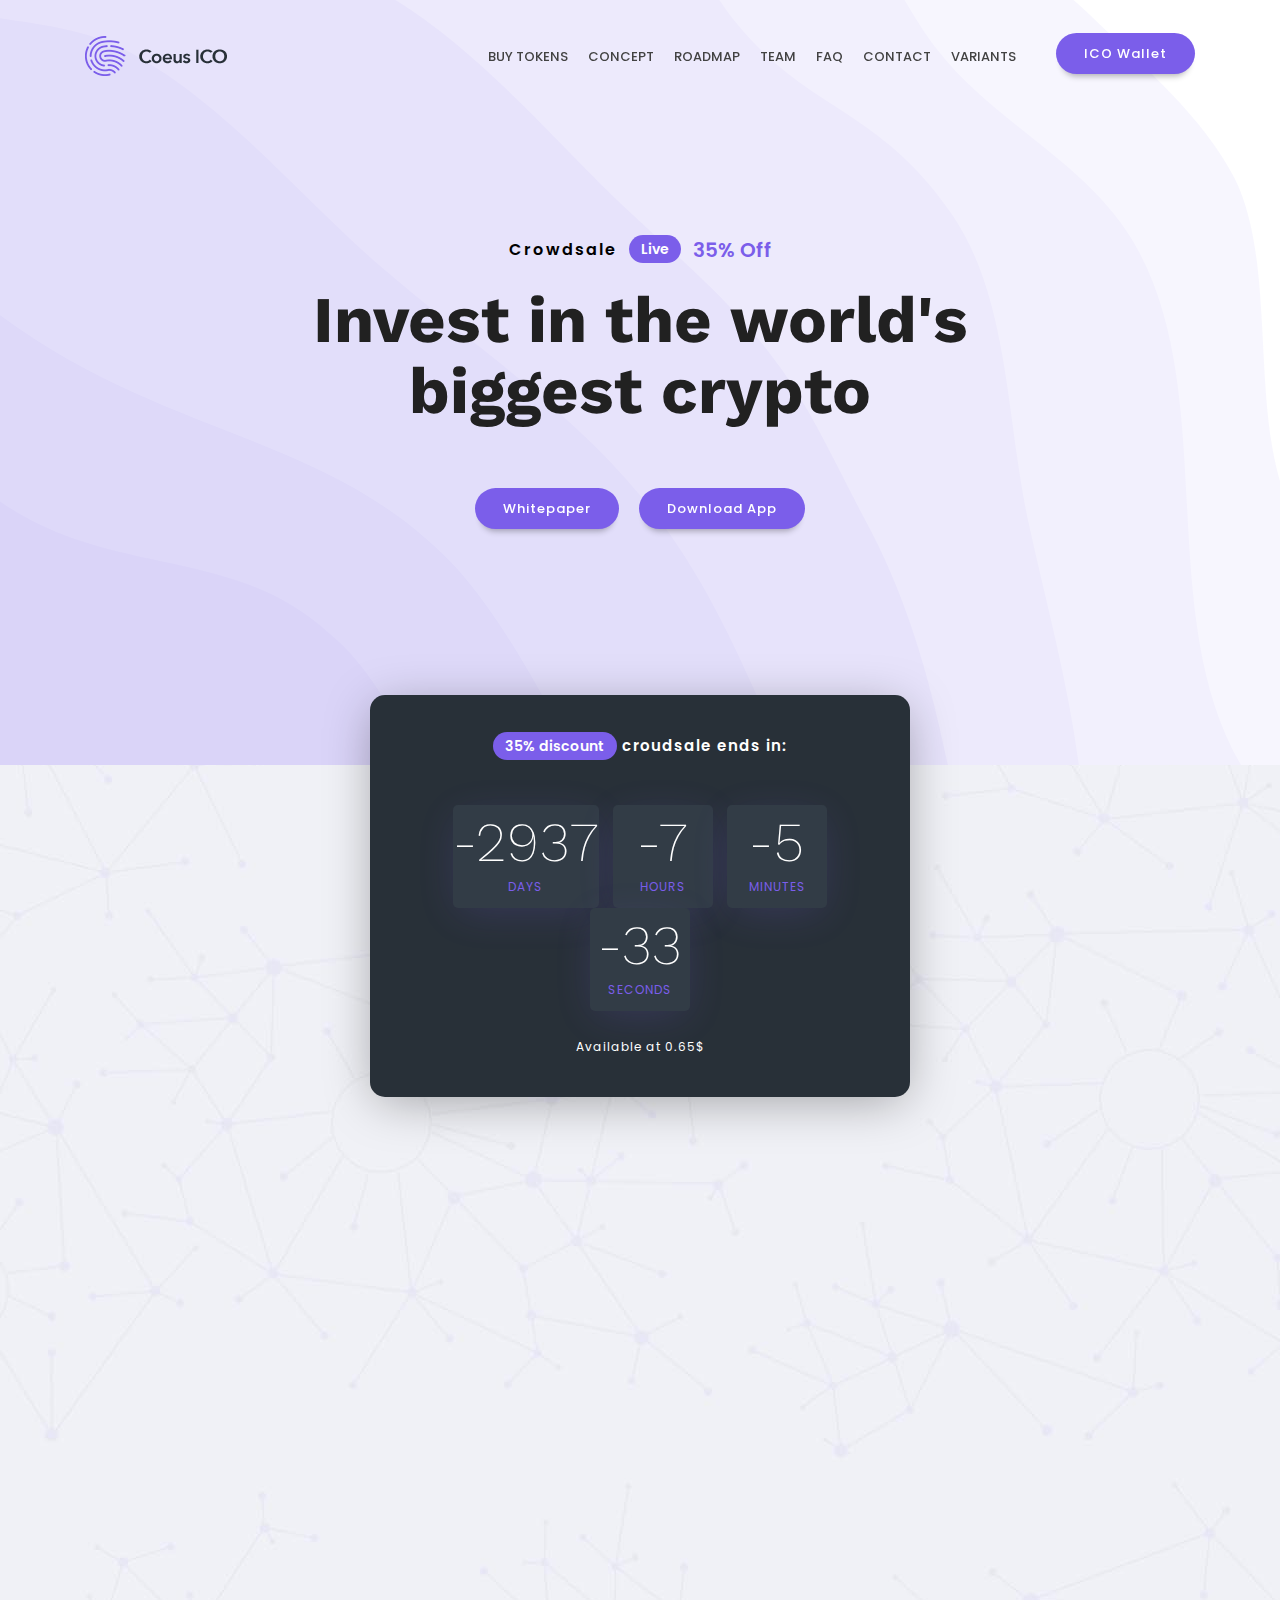
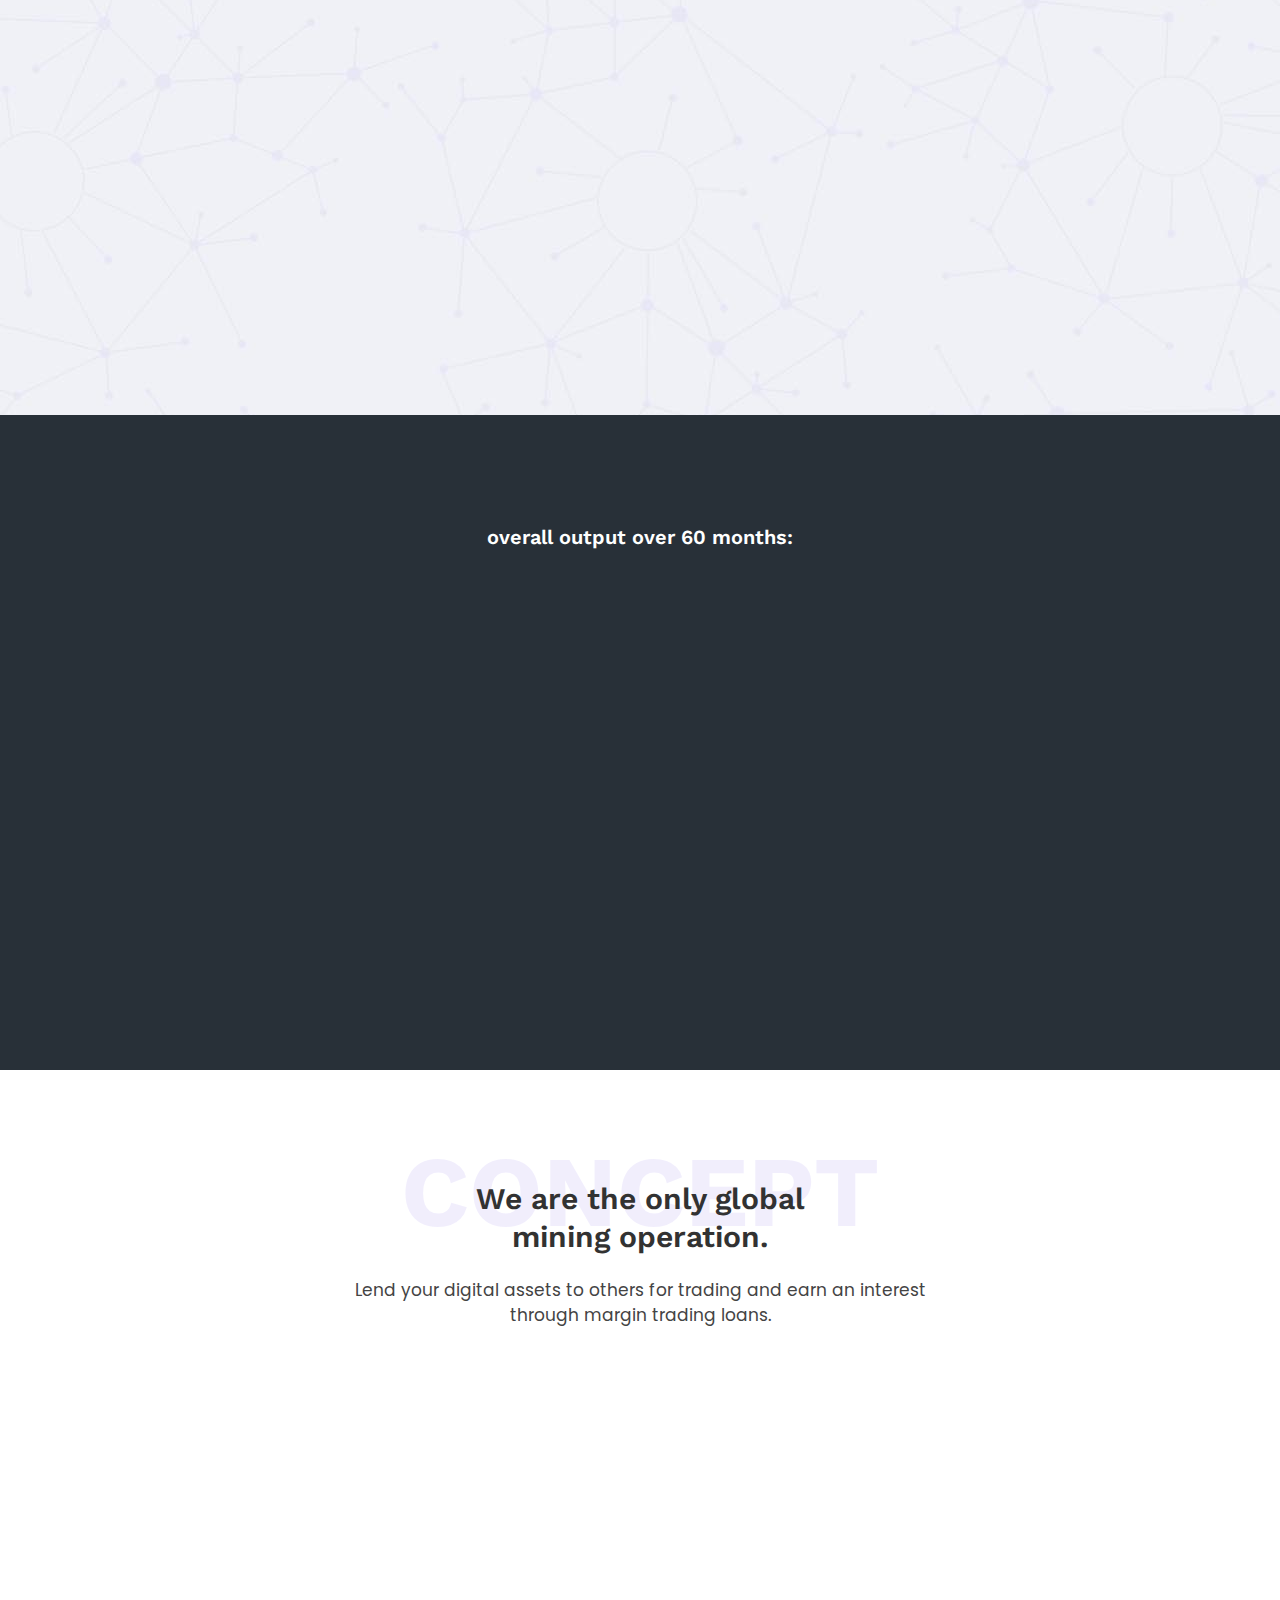
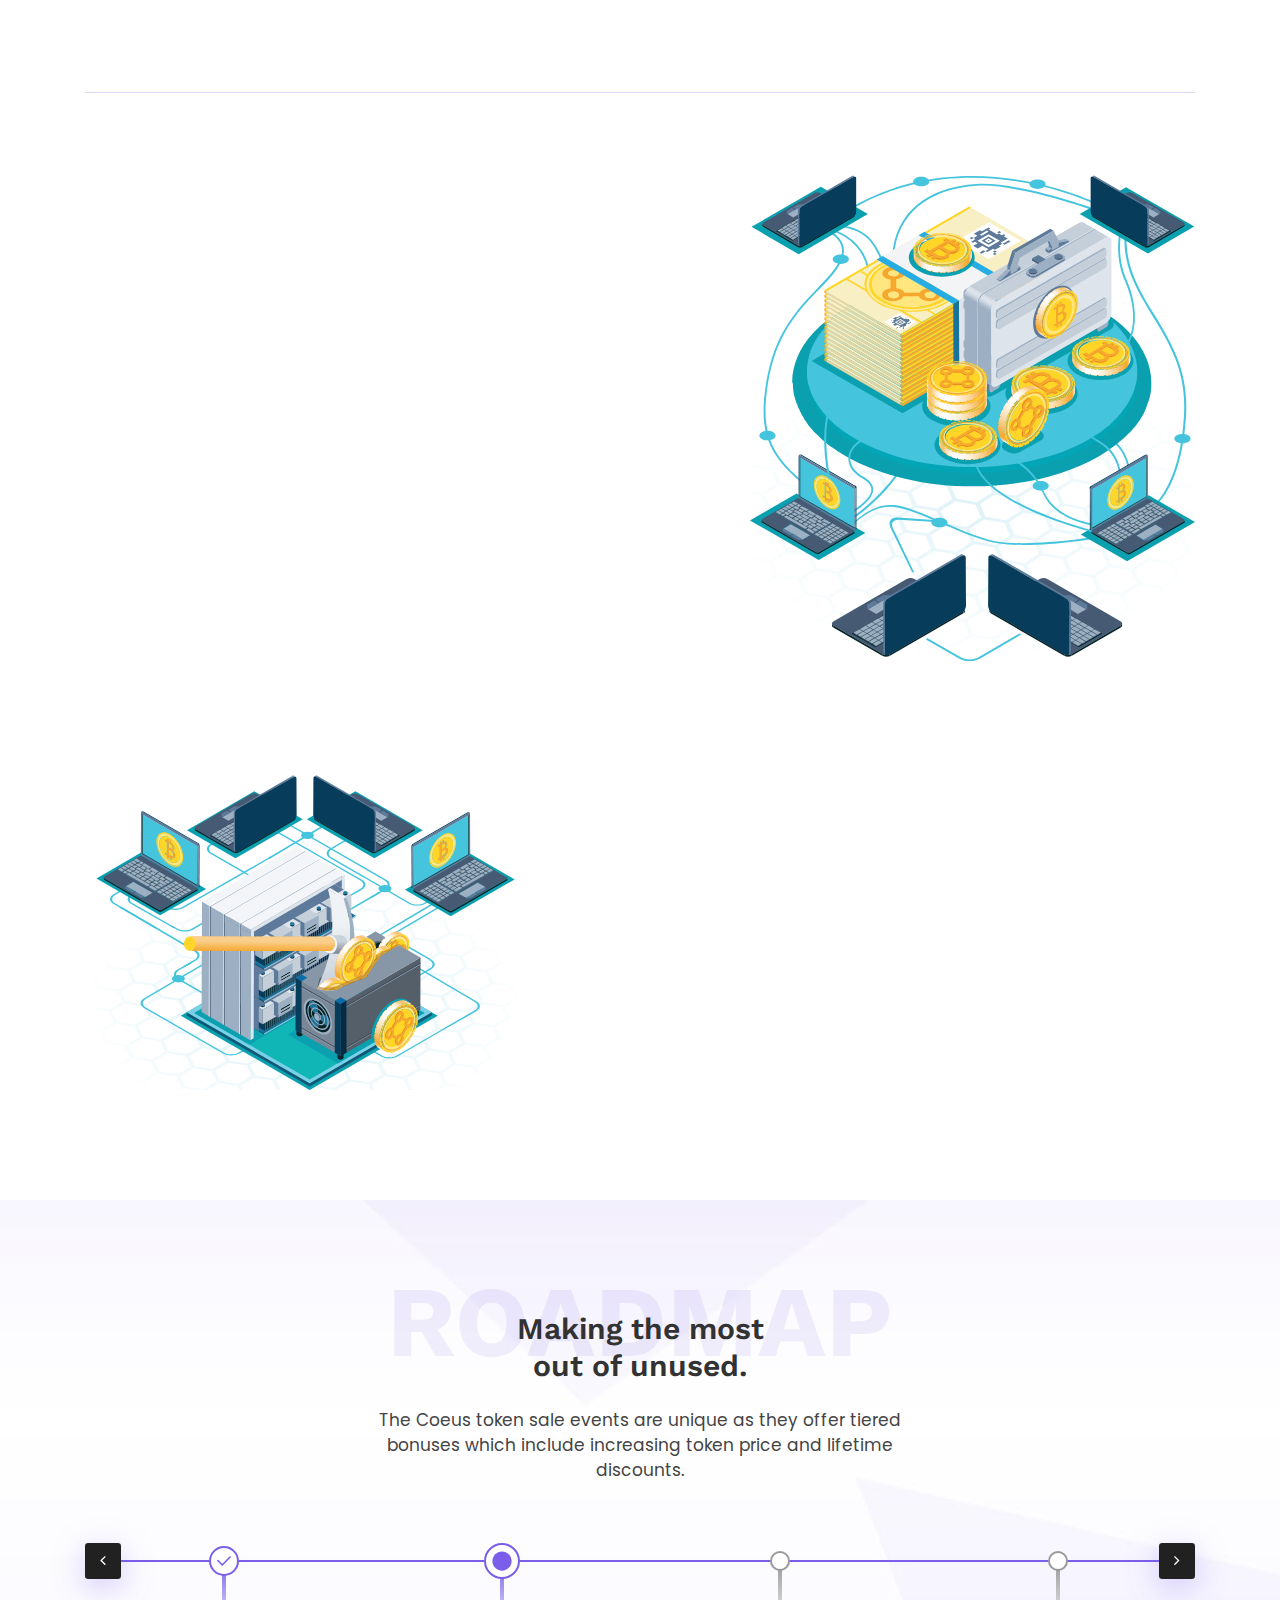
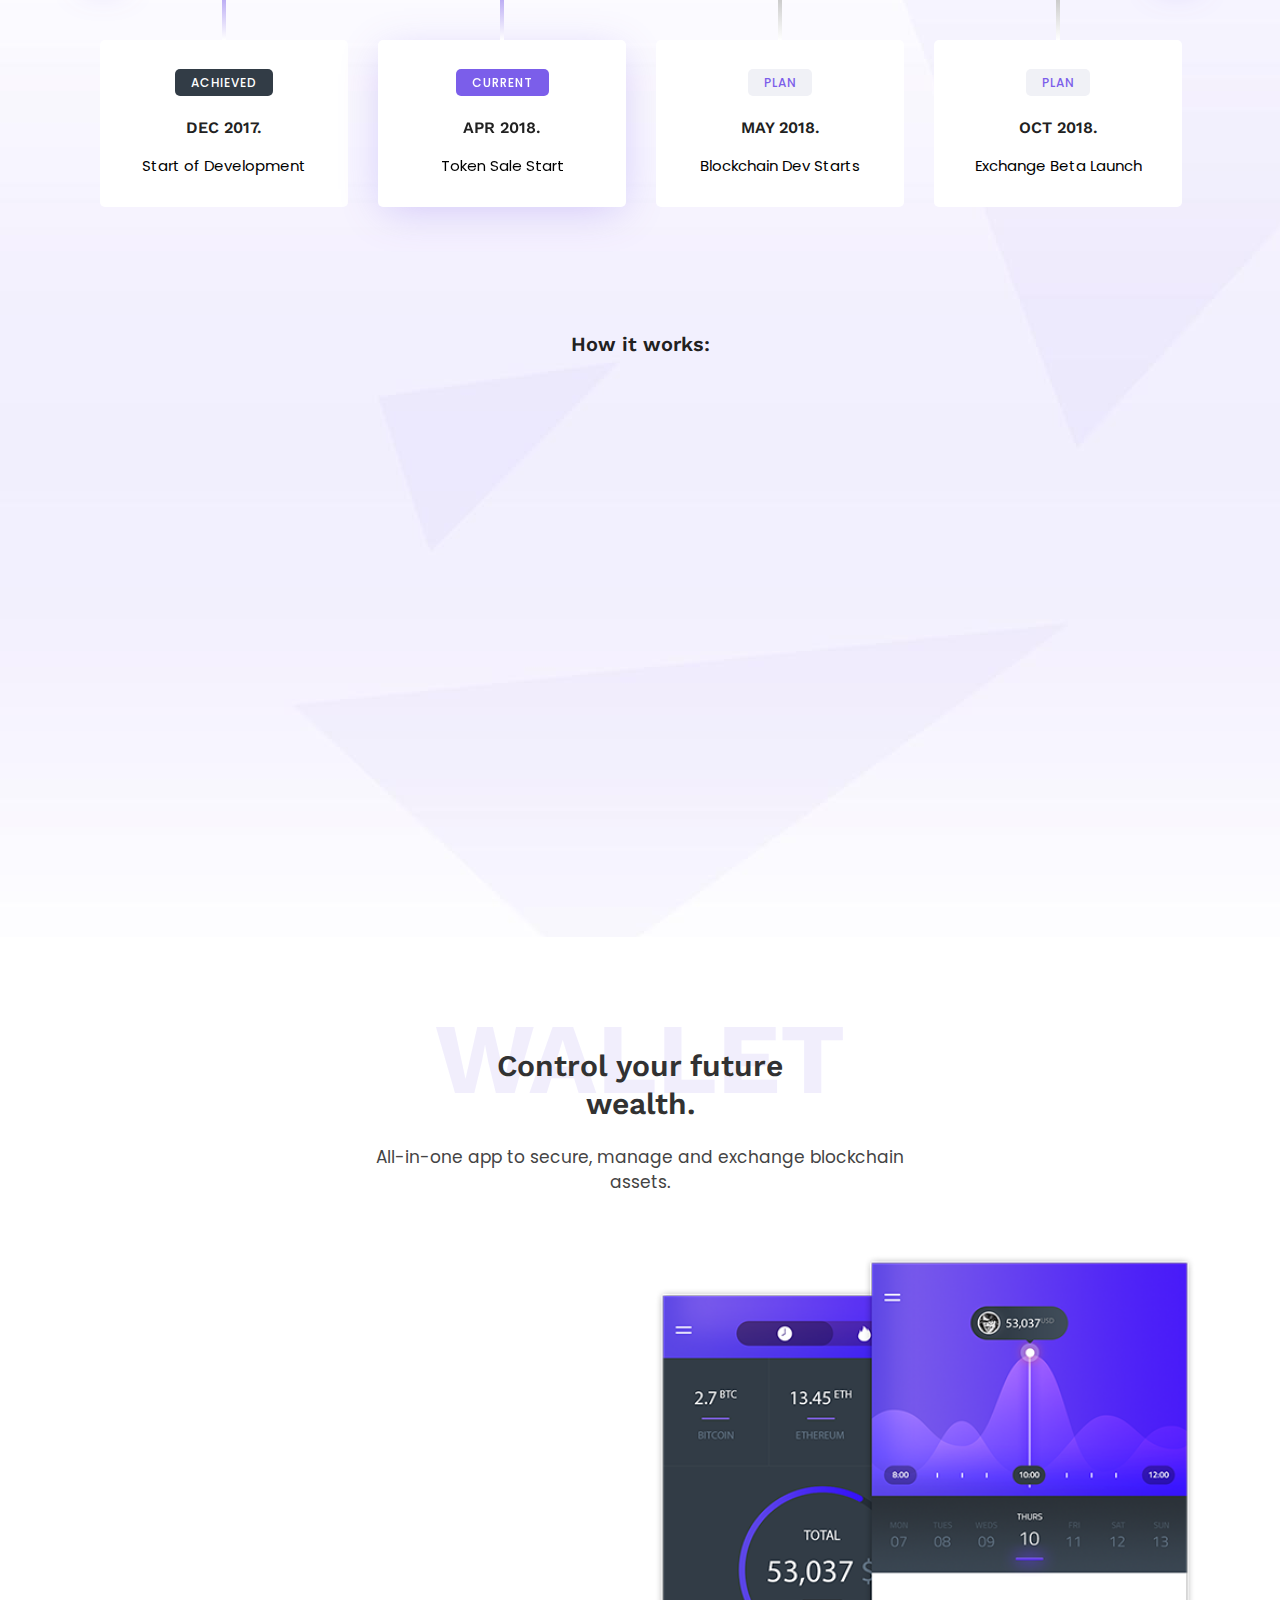
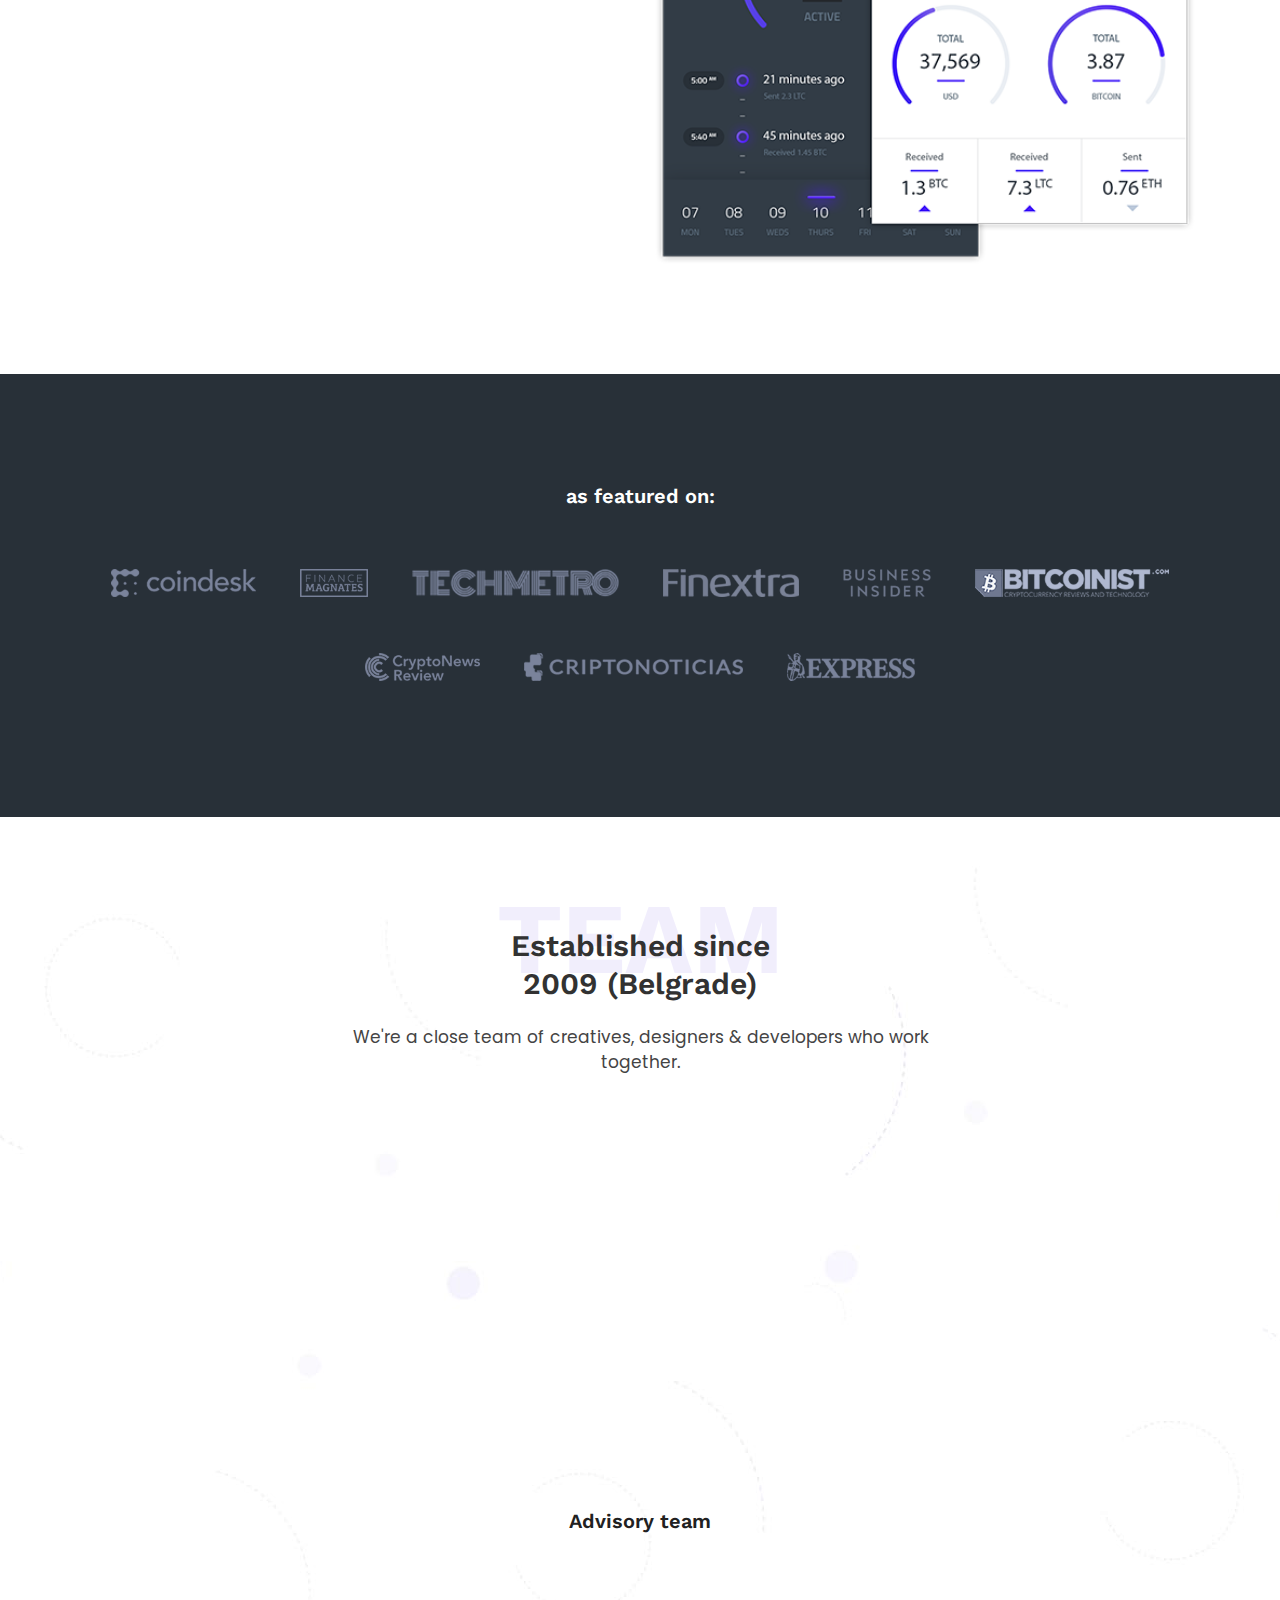
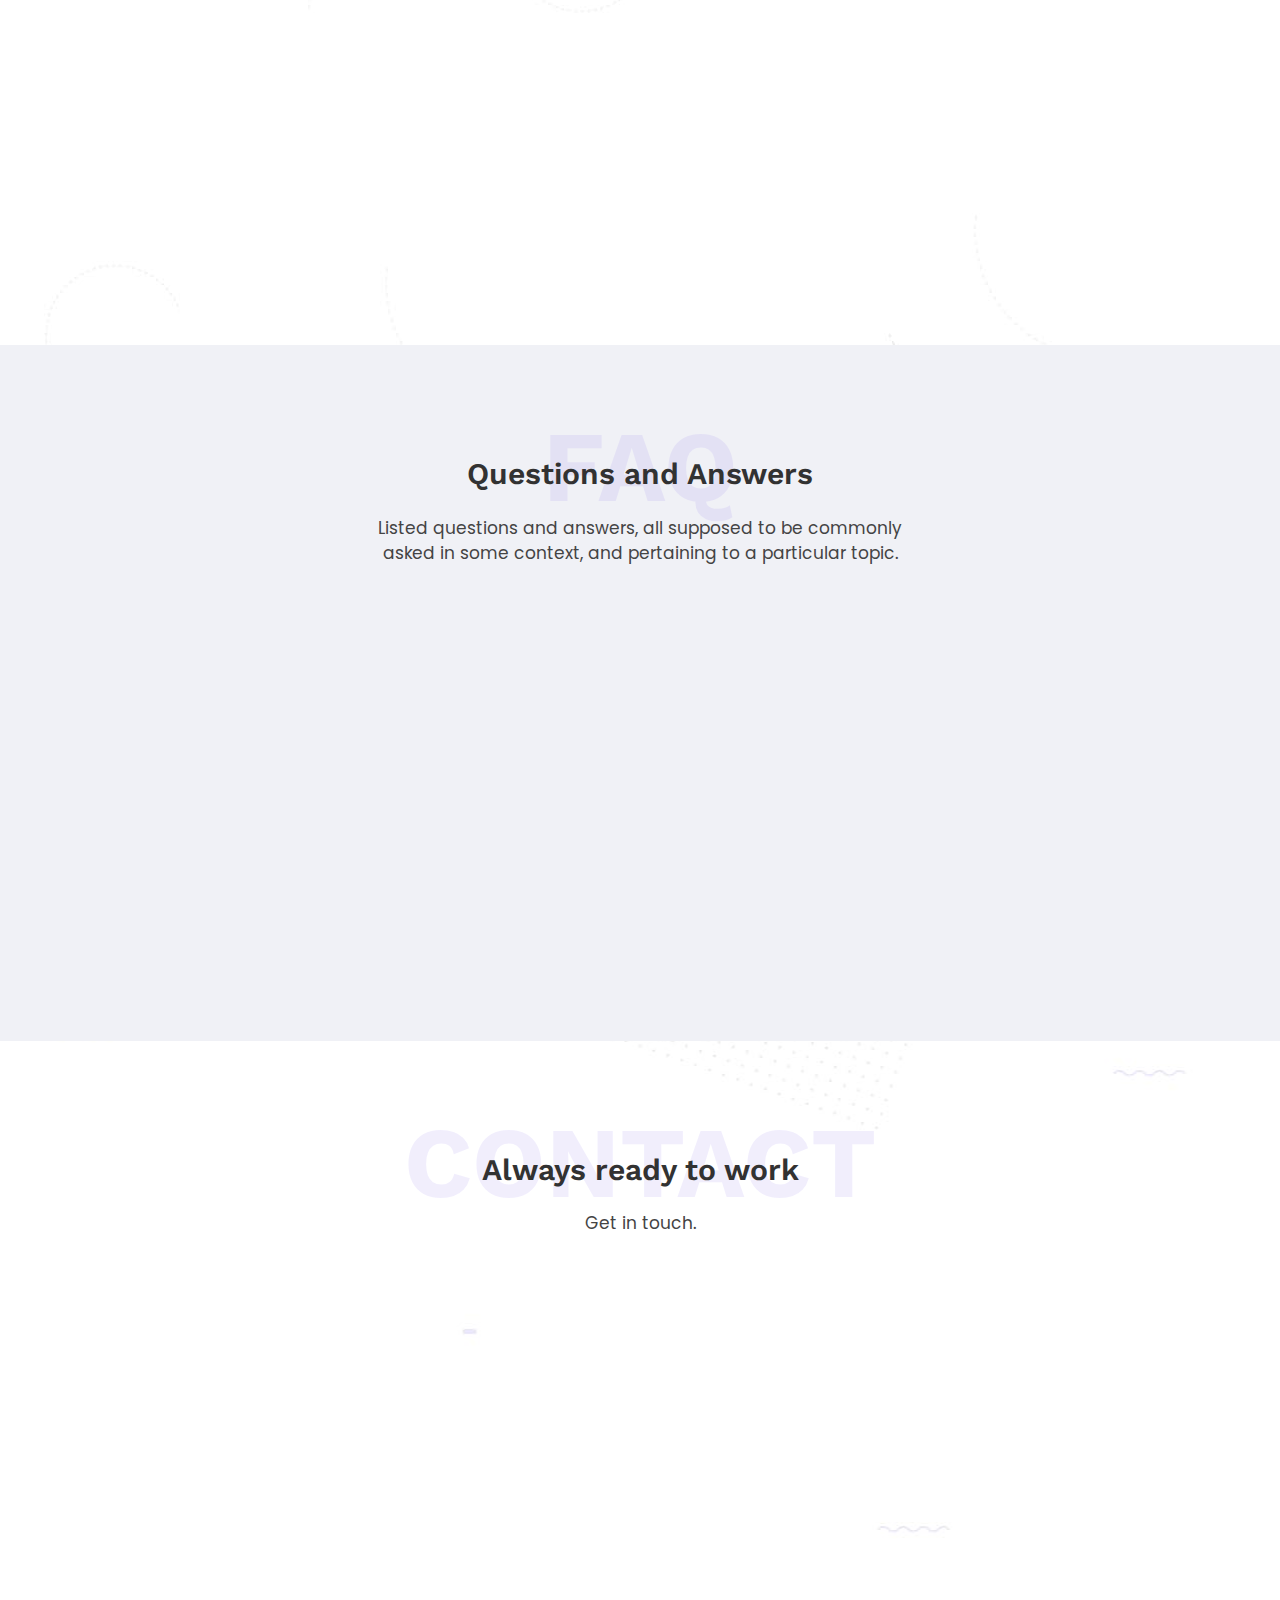
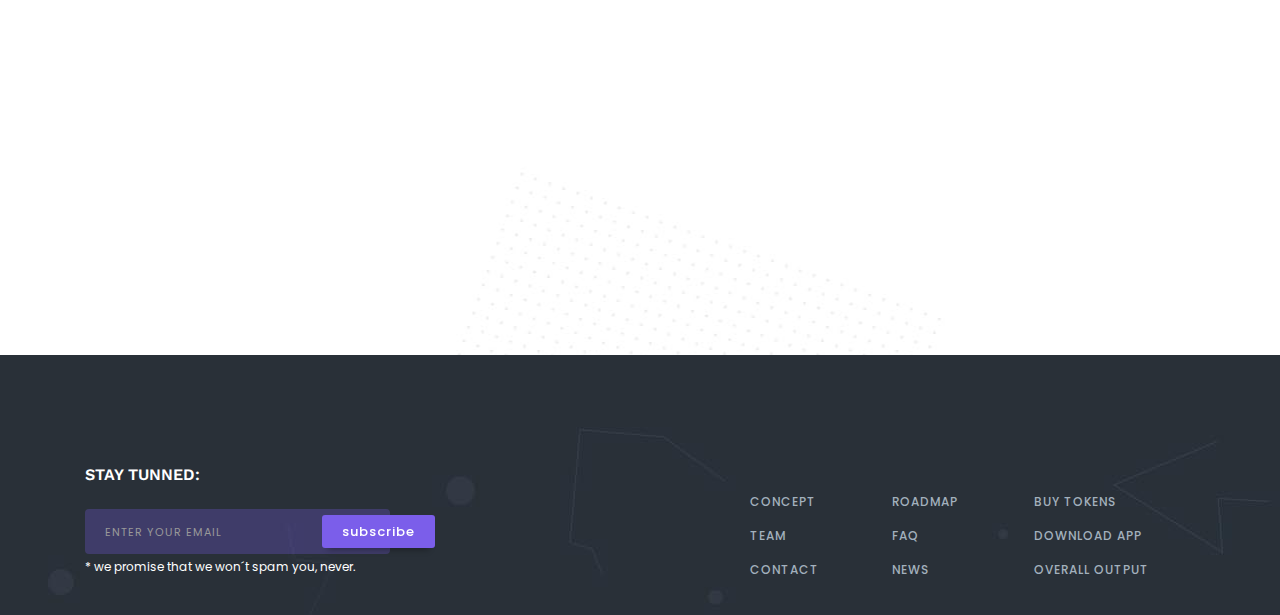
<file: Coeus template/index-6.html>
﻿<!DOCTYPE html>
<!--[if IE 8]><html class="no-js lt-ie9" lang="en"> <![endif]-->
<!--[if gt IE 8]>
<!--><html class="no-js" lang="en"><!--<![endif]-->
<head>

	<!-- Basic Page Needs
	================================================== -->
	<meta charset="utf-8">
	<title>Coeus</title>
	<meta name="description"  content="Creative Template" />
	<meta name="author" content="IG Design">
	<meta name="keywords"  content="ig design, website, design, html5, css3, jquery, creative, clean, animated, portfolio, blog, one-page, multi-page, corporate, business," />
	<meta property="og:title" content="Creative Template" />
	<meta property="og:type" content="website" />
	<meta property="og:url" content="" />
	<meta property="og:image" content="" />
	<meta property="og:image:width" content="470" />
	<meta property="og:image:height" content="246" />
	<meta property="og:site_name" content="" />
	<meta property="og:description" content="Professional Creative Template" />
	<meta name="twitter:card" content="summary_large_image" />
	<meta name="twitter:site" content="https://twitter.com/IvanGrozdic" />
	<meta name="twitter:domain" content="http://ivang-design.com/" />
	<meta name="twitter:title" content="" />
	<meta name="twitter:description" content="Professional Creative Template" />
	<meta name="twitter:image" content="http://ivang-design.com/" />

	<!-- Mobile Specific Metas
	================================================== -->
	<meta name="viewport" content="width=device-width, initial-scale=1, maximum-scale=1">
	<meta name="theme-color" content="#212121"/>
    <meta name="msapplication-navbutton-color" content="#212121"/>
    <meta name="apple-mobile-web-app-status-bar-style" content="#212121"/>

	<!-- Web Fonts 
	================================================== -->
	<link href="https://fonts.googleapis.com/css?family=Work+Sans:100,200,300,400,500,600,700,800,900" rel="stylesheet"/>
	<link href="https://fonts.googleapis.com/css?family=Poppins:100,100i,200,200i,300,300i,400,400i,500,500i,600,600i,700,700i,800,800i,900,900i" rel="stylesheet"/>
	<link href="https://fonts.googleapis.com/css?family=Crimson+Text:400,400i,600,600i,700,700i" rel="stylesheet"/>	
	
	<!-- CSS
	================================================== -->
	<link rel="stylesheet" href="css/bootstrap.min.css"/>
	<link rel="stylesheet" href="css/font-awesome.min.css"/>
	<link rel="stylesheet" href="css/owl.carousel.css"/>
	<link rel="stylesheet" href="css/owl.transitions.css"/>
	<link rel="stylesheet" href="css/style.css"/>
	<link rel="stylesheet" href="css/colors/color.css"/>
			
	<!-- Favicons
	================================================== -->
	<link rel="icon" type="image/png" href="favicon.png">
	<link rel="apple-touch-icon" href="apple-touch-icon.png">
	<link rel="apple-touch-icon" sizes="72x72" href="apple-touch-icon-72x72.png">
	<link rel="apple-touch-icon" sizes="114x114" href="apple-touch-icon-114x114.png">
	
	
</head>
<body>	

	<div class="loader">
		<svg version="1.1" id="Layer_1" xmlns="http://www.w3.org/2000/svg" xmlns:xlink="http://www.w3.org/1999/xlink" x="0px" y="0px"
		 width="24px" height="30px" viewBox="0 0 24 30" style="enable-background:new 0 0 50 50;" xml:space="preserve">
			<rect x="0" y="0" width="4" height="10" fill="#333">
				<animateTransform attributeType="xml"
				attributeName="transform" type="translate"
				values="0 0; 0 20; 0 0"
				begin="0" dur="0.6s" repeatCount="indefinite" />
			</rect>
			<rect x="10" y="0" width="4" height="10" fill="#333">
				<animateTransform attributeType="xml"
				attributeName="transform" type="translate"
				values="0 0; 0 20; 0 0"
				begin="0.2s" dur="0.6s" repeatCount="indefinite" />
			</rect>
			<rect x="20" y="0" width="4" height="10" fill="#333">
				<animateTransform attributeType="xml"
				attributeName="transform" type="translate"
				values="0 0; 0 20; 0 0"
				begin="0.4s" dur="0.6s" repeatCount="indefinite" />
			</rect>
		</svg>	
	</div>
						

	
	<!-- Nav and Logo
	================================================== -->
	
	<div id="menu-wrap" class="menu-back cbp-af-header">
		<div class="container">
			<div class="row">
				<div class="col-12">
					<nav class="navbar navbar-expand-lg navbar-light bg-light mx-lg-0">
						<a class="navbar-brand" href="index.html"><img src="img/logo.png" alt=""></a>
						<button class="navbar-toggler" type="button" data-toggle="collapse" data-target="#navbarSupportedContent" aria-controls="navbarSupportedContent" aria-expanded="false" aria-label="Toggle navigation">
							<span class="navbar-toggler-icon">
								<span class="menu-icon__line menu-icon__line-left"></span>
								<span class="menu-icon__line"></span>
								<span class="menu-icon__line menu-icon__line-right"></span>
							</span>
						</button>

						<div class="collapse navbar-collapse" id="navbarSupportedContent">
							<ul class="navbar-nav ml-auto">
								<li class="nav-item">
									<a class="nav-link" href="#buy" data-ps2id-offset="120">Buy Tokens</a>
								</li>
								<li class="nav-item">
									<a class="nav-link" href="#concept">Concept</a>
								</li>
								<li class="nav-item">
									<a class="nav-link" href="#roadmap">Roadmap</a>
								</li>
								<li class="nav-item">
									<a class="nav-link" href="#team">Team</a>
								</li>
								<li class="nav-item">
									<a class="nav-link" href="#faq">FAQ</a>
								</li>
								<li class="nav-item">
									<a class="nav-link" href="#contact">Contact</a>
								</li>
								<li class="nav-item">
									<a class="nav-link no-line" href="#">Variants</a>
									<ul class="background-white sub-shadow">
										<li><a href="index.html">From developers</a></li>
										<li><a href="index-11.html">Countdown gradient</a></li>
										<li><a href="index-2.html">Crowdsale</a></li>
										<li><a href="index-9.html">Azure blockchain - animated</a></li>
										<li><a href="index-3.html">From developers - dark</a></li>
										<li><a href="index-4.html">Crowdsale - dark</a></li>
										<li><a href="index-5.html">From developers - animated</a></li>
										<li><a href="index-10.html">Countdown gradient anime</a></li>
										<li><a href="index-6.html" class="active-subnav">Crowdsale - animated</a></li>
										<li><a href="index-7.html">From developers - anime dark</a></li>
										<li><a href="index-8.html">Crowdsale - animated dark</a></li>
									</ul>
								</li>
								<li class="nav-item mt-2">
									<a class="btn btn-primary js-tilt" href="#app" role="button" data-tilt-perspective="300" data-tilt-speed="700" data-tilt-max="24"><span>ICO Wallet</span></a>
								</li>
							</ul>
						</div>
					</nav>				
				</div>
			</div>
		</div>
	</div>

	
	<!-- Primary Page Layout
	================================================== -->

	<div class="section big-85-height">
		<div class="background-path">
			<svg class="scene" preserveAspectRatio="none" viewBox="0 0 1440 800" >
				<path d="M -84.52,-81.13 C -94.62,-73.4 -88.88,-59.55 -90.33,-48.91 -89.29,27.31 -89.61,103.5 -88.33,179.8 -85.99,416.1 -81.32,888.9 -81.32,888.9 -81.32,888.9 974.5,888.7 1587,891.9 1518,719.9 1487,644 1429,533 1388,437.7 1447,259.7 1400,187 1362,132 1270,90.53 1207,39.93 1161,2.932 1071,-74.45 1071,-74.45 1071,-74.45 914.5,-77.77 848.2,-80.17 537.6,-80.84 227,-81.38 -83.6,-81.6 -83.91,-81.44 -84.21,-81.29 -84.52,-81.13 Z" class="M -84.52,-81.13 C -94.62,-73.4 -88.88,-59.55 -90.33,-48.91 -89.29,27.31 -89.61,103.5 -88.33,179.8 -85.99,416.1 -81.32,888.9 -81.32,888.9 -81.32,888.9 974.5,888.7 1587,891.9 1576,704.7 1517,625.7 1459,514.7 1418,419.4 1430,288.5 1382,187 1349,116.3 1296,54.47 1240,0.3429 1205,-33.51 1120,-83.59 1120,-83.59 1120,-83.59 914.5,-77.77 848.2,-80.17 537.6,-80.84 227,-81.38 -83.6,-81.6 -83.91,-81.44 -84.21,-81.29 -84.52,-81.13 Z"></path>
				<path d="M 665.2,-83.08 C 413.7,-81.89 162.2,-82.43 -89.29,-81.61 -90.35,164.3 -85.06,410.2 -84.09,656.1 -83.37,733.7 -82.64,811.3 -81.92,888.9 442.4,889.8 966.7,890.7 1491,891.6 1253,747.5 1417,429.4 1286,245.4 1227,163.2 1107,142.1 1043,64.54 1009,24.41 973,-76.01 973,-76.01 973,-76.01 706.6,-83.67 665.2,-83.08 Z" class="M 665.2,-83.08 C 413.7,-81.89 162.2,-82.43 -89.29,-81.61 -90.35,164.3 -85.06,410.2 -84.09,656.1 -83.37,733.7 -82.64,811.3 -81.92,888.9 442.4,889.8 966.7,890.7 1491,891.6 1253,747.5 1349,460.4 1243,260.6 1199,176.6 1145,96.92 1083,24.95 1050,-12.63 973,-76.01 973,-76.01 973,-76.01 706.6,-83.67 665.2,-83.08 Z"></path>
				<path d="M -85.01,-74.02 C -92.39,-66.64 -85.37,-55.79 -87.81,-46.91 -86.65,265.1 -84.66,577.2 -83.18,889.2 317.2,888.3 717.5,885.8 1118,890.4 1152,890.6 1187,890.9 1221,890 1219,768.3 1224,643.6 1187,526 1153,417 1091,319.3 1029,224.1 998.8,178.5 968.8,132.6 936.6,88.23 891.7,27.39 772.2,-78.96 772.2,-78.96 772.2,-78.96 222.1,-81.07 -85.01,-74.02 Z" class="M -85.01,-74.02 C -92.39,-66.64 -85.37,-55.79 -87.81,-46.91 -86.65,265.1 -84.66,577.2 -83.18,889.2 317.2,888.3 717.5,885.8 1118,890.4 1152,890.6 1187,890.9 1221,890 1219,768.3 1175,659.3 1150,544.3 1128,438.4 1143,312.6 1081,227.1 1004,121.1 925.8,114.8 851.3,54.73 762,-17.34 772.2,-78.96 772.2,-78.96 772.2,-78.96 222.1,-81.07 -85.01,-74.02 Z"></path>
				<path d="M -92.42,-79.11 C -89.97,243.8 -87.52,566.7 -85.07,889.6 201.8,889.9 488.7,889.9 775.5,895.6 880.4,896.9 985.2,894 1090,892.5 1064,773.3 1037,651.6 976.1,544.8 946.7,495.8 914.6,448.3 882,401.3 820.9,314.4 742.3,252 666.4,177.4 583.2,98.01 496.5,12.18 386.7,-23.38 328.4,-45.64 232.6,-81.38 232.6,-81.38 232.6,-81.38 9.82,-84.94 -92.42,-79.11 Z" class="M -92.42,-79.11 C -89.97,243.8 -87.52,566.7 -85.07,889.6 201.8,889.9 488.7,889.9 775.5,895.6 880.4,896.9 1063,889.5 1063,889.5 1063,889.5 1081,768.2 997.4,608.7 958.5,534.8 969.9,436.8 918.5,370.8 848.4,280.8 717,260.3 629.9,186.5 552.6,121.2 491.5,38.73 426.3,-38.61 412.9,-54.44 387.9,-87.47 387.9,-87.47 387.9,-87.47 9.82,-84.94 -92.42,-79.11 Z"></path>
				<path d="M -88.6,95.54 C -90.38,166.1 -88.23,236.7 -88.68,307.4 L -86.19,890 C 229.7,890.2 939.8,892.4 939.8,892.4 855.2,767 831,639.4 721.4,519.4 634.7,424.5 526.4,360.9 428.8,281.8 332.7,204 251.6,102.3 140.1,48.9 70.75,15.73 -24.82,24.2 -85.28,0.03 Z" class="M -88.6,95.54 C -90.38,166.1 -88.23,236.7 -88.68,307.4 L -86.19,890 C 229.7,890.2 939.8,892.4 939.8,892.4 906.9,734.7 779.3,676 721.4,519.4 676.8,398.8 566.5,307.1 458.9,236.6 355.2,168.7 220.3,165.7 107.8,113.5 40.05,82.12 -24.82,24.2 -85.28,0.03 Z"></path>
				<path d="M -95.69,252.3 -87.65,890.4 698.1,892 C 698.1,892 599.1,687.7 518.9,610.6 348,446.2 131.4,466.5 -95.69,252.3 Z" class="M -95.69,252.3 -87.65,890.4 698.1,892 C 698.1,892 569.8,587.1 448.9,482.7 299.7,353.9 131.4,466.5 -95.69,252.3 Z"></path>
				<path d="M -85.59,444.4 -85.59,890.6 489,895.6 C 489,895.6 436.8,745.3 382.5,690.8 258.1,565.8 57.98,629.2 -85.59,444.4 Z" class="M -85.59,444.4 -85.59,890.6 546.9,895.6 C 546.9,895.6 517.4,695.4 339.9,593.4 187.7,505.9 57.98,629.2 -85.59,444.4 Z"></path>
			</svg>
		</div>
		<div class="hero-center-wrap">
			<div class="container">
				<div class="row">
					<div class="col-md-12 text-center mb-1 parallax-fade-top">
						<p>Crowdsale <span class="back-color">Live</span> <span class="font-big-color">35% Off</span></p>
					</div>
					<div class="col-md-12 text-center parallax-fade-top">
						<h1>Invest in the world's<br>biggest crypto</h1>
					</div>
					<div class="col-md-12 text-center mt-4 mt-lg-5 parallax-fade-top">
						<a class="btn btn-primary js-tilt" href="#" role="button" data-tilt-perspective="300" data-tilt-speed="700" data-tilt-max="24"><span>Whitepaper</span></a>
						<a class="btn btn-primary js-tilt" href="#app" data-gal="m_PageScroll2id" data-ps2id-offset="68" role="button" data-tilt-perspective="300" data-tilt-speed="700" data-tilt-max="24"><span>Download App</span></a>
					</div>
				</div>
			</div>
		</div>	
	</div>

	<div class="section z-bigger">
		<div class="background-parallax" style="background-image: url('img/parallax.jpg')" data-enllax-ratio=".5" data-enllax-type="background" data-enllax-direction="vertical"></div>
		<div class="container">
			<div class="row">
				<div class="col-12 col-lg-6 offset-lg-3">
					<div class="countdown background-dark-blue-1 translateY-70 big-shadow-down">
						<p class="mb-4 mb-lg-5"><span>35% discount</span> croudsale ends in:</p>
						<div class="section">
							<ul>
								<li class="background-dark-blue"><span id="days"></span>days</li>
								<li class="background-dark-blue"><span id="hours"></span>hours</li>
								<li class="background-dark-blue"><span id="minutes"></span>minutes</li>
								<li class="background-dark-blue"><span id="seconds"></span>seconds</li>
							</ul>
						</div>
						<p class="mt-4 mb-0"><small>Available at 0.65$</small></p>
					</div>
				</div>
			</div>
		</div>
		<div class="section padding-bottom-big" id="buy">
		<div class="section mb-5">
			<div class="container">
				<div class="row">
					<div class="col-md-8 offset-md-2" data-scroll-reveal="enter bottom move 50px over 0.6s after 0.3s">
						<p class="lead text-center">We are the only global mining operation - not affected by issues like energy price spikes, hardware shortages, governmental issues or fixed, stationary locations.</p>
					</div>
					<div class="col-md-12 text-center mt-4" data-scroll-reveal="enter bottom move 50px over 0.6s after 0.3s">
						<a class="btn btn-primary js-tilt" href="#" role="button" data-tilt-perspective="300" data-tilt-speed="700" data-tilt-max="24"><span>Buy Tokens 35% Off</span></a>
					</div>
					<div class="col-md-12 mt-5" data-scroll-reveal="enter bottom move 50px over 0.6s after 0.3s">
						<p class="text-center">payment methods</p>
					</div>
					<div class="col-md-12 mt-1">
						<ul class="payment-methods" data-scroll-reveal="enter bottom move 50px over 0.6s after 0.3s">
							<li><img src="img/bitcoin.png" alt=""><p>bitcoin</p></li>
							<li><img src="img/etherium.png" alt=""><p>ethereum</p></li>
							<li><img src="img/litecoin.png" alt=""><p>litecoin</p></li>
							<li><img src="img/usd.png" alt=""><p>US Dollars</p></li>
						</ul>
					</div>
				</div>
			</div>
		</div>
		<div class="section mt-5">
			<div class="container">
				<div class="row">
					<div class="col-xl-3 col-sm-6" data-scroll-reveal="enter bottom move 50px over 0.6s after 0.3s">
						<div class="table-sale background-white">
							<p class="text-center"><span>50% Off</span></p>
							<div class="table-line mt-4 mb-4"></div>
							<h4 class="text-center">1 coe</h4>
							<p class="text-center">0.5 US dollars</p>
							<div class="table-line mt-4 mb-4"></div>
							<p class="text-center">Sold Out 2M Tokens</p>
							<p class="text-center">March 20 - 31</p>
							<a class="btn disabled mt-5" href="#" role="button"><span>Sold Out</span></a>
						</div>
					</div>
					<div class="col-xl-3 col-sm-6 mt-4 mt-sm-0" data-scroll-reveal="enter bottom move 50px over 0.6s after 0.5s">
						<div class="table-sale background-color table-shadow">
							<h4 class="text-center">now</h4>
							<div class="table-line mt-4 mb-4"></div>
							<h4 class="text-center">1 coe</h4>
							<p class="text-center">0.65 US dollars</p>
							<div class="table-line mt-4 mb-4"></div>
							<p class="text-center">Available 8M Tokens</p>
							<p class="text-center">April 1 - 15</p>
							<a class="btn btn-primary table-ver mt-5 js-tilt" href="#" role="button" data-tilt-perspective="300" data-tilt-speed="700" data-tilt-max="24"><span>Buy 35% Off</span></a>
						</div>
					</div>
					<div class="col-xl-3 col-sm-6 mt-4 mt-xl-0" data-scroll-reveal="enter bottom move 50px over 0.6s after 0.7s">
						<div class="table-sale background-white future-price">
							<p class="text-center"><span>25% Off</span></p>
							<div class="table-line mt-4 mb-4"></div>
							<h4 class="text-center">1 coe</h4>
							<p class="text-center">0.75 US dollars</p>
							<div class="table-line mt-4 mb-4"></div>
							<p class="text-center">Available 6M Tokens</p>
							<p class="text-center">April 16 - 25</p>
							<a class="btn disabled mt-5" href="#" role="button"><span>25 days</span></a>
						</div>
					</div>
					<div class="col-xl-3 col-sm-6 mt-4 mt-xl-0" data-scroll-reveal="enter bottom move 50px over 0.6s after 0.9s">
						<div class="table-sale background-white future-price">
							<p class="text-center"><span>10% Off</span></p>
							<div class="table-line mt-4 mb-4"></div>
							<h4 class="text-center">1 coe</h4>
							<p class="text-center">0.9 US dollars</p>
							<div class="table-line mt-4 mb-4"></div>
							<p class="text-center">Available 4M Tokens</p>
							<p class="text-center">April 26 - May 10</p>
							<a class="btn disabled mt-5" href="#" role="button"><span>40 days</span></a>
						</div>
					</div>
				</div>
			</div>
		</div>
		</div>

		<div class="section padding-top-big padding-bottom-big background-dark-blue-1">
			<div class="container">
				<div class="row">
					<div class="col-md-12">
						<div class="title-wrap text-center">
							<h5 class="color-light">overall output over 60 months:</h5>
						</div>
					</div>
					<div class="col-md-12" data-scroll-reveal="enter bottom move 50px over 0.6s after 0.3s">	
						<div class="line-chart">
							<div class="aspect-ratio">
								<canvas id="chart"></canvas>
							</div>
						</div>				
					</div>
				</div>	
			</div>
		</div>
	</div>

	<div class="section padding-top-bottom-big background-white" id="concept">
		<div class="container">
			<div class="row">
				<div class="col-md-12">
					<div class="title-wrap text-center">
						<div class="back-title">concept</div>
						<h3>We are the only global<br>mining operation.</h3>
						<p>Lend your digital assets to others for trading and earn an interest through margin trading loans.</p>
					</div>
				</div>
				<div class="col-md-4" data-scroll-reveal="enter bottom move 50px over 0.6s after 0.3s">
					<div class="concept-box">
						<img class="mb-4" src="img/con-1.svg" alt="">
						<h5>Independent</h5>
						<p>Our mobility concept enables super-simple transportation and worldwide deployment.</p>
					</div>
				</div>
				<div class="col-md-4 mt-4 mt-md-0" data-scroll-reveal="enter bottom move 50px over 0.6s after 0.5s">
					<div class="concept-box">
						<img class="mb-4" src="img/con-2.svg" alt="">
						<h5>Fully Scalable</h5>
						<p>Mobile and efficient low-cost hardware and optimized propietary management.</p>
					</div>
				</div>
				<div class="col-md-4 mt-4 mt-md-0" data-scroll-reveal="enter bottom move 50px over 0.6s after 0.7s">
					<div class="concept-box">
						<img class="mb-4" src="img/con-3.svg" alt="">
						<h5>High Growth</h5>
						<p>Our reinvestment strategy enables us to quickly grow our fleet of mobile units.</p>
					</div>
				</div>
				<div class="col-md-12 padding-top-bottom">
					<div class="line-sep"></div>
				</div>
			</div>	
		</div>
		<div class="container">
			<div class="row">
				<div class="col-md-6 align-self-center" data-scroll-reveal="enter left move 50px over 0.6s after 0.3s">
					<h4>Creating a win-win<br>for everyone</h4>
					<p class="lead">An exciting business opportunity should come with equally exciting rewards.</p>
					<p>Early adopters can earn up to a 200% bonus based on the final token value should we reach our 100 mil tokens hardcap during our planned token sale event.</p>
					<a class="btn btn-primary mt-4 mx-0 js-tilt" href="#roadmap" data-gal="m_PageScroll2id" data-ps2id-offset="68" role="button" data-tilt-perspective="300" data-tilt-speed="700" data-tilt-max="24"><span>Roadmap</span></a>
				</div>
				<div class="col-md-5 offset-md-1 order-first order-md-last mb-4 mb-md-0">
					<div class="img-wrap">
						<img src="img/1.svg" alt="">
					</div>
				</div>
			</div>	
		</div>	
		<div class="container">
			<div class="row">
				<div class="col-md-12 my-5"></div>
			</div>	
		</div>
		<div class="container">
			<div class="row">
				<div class="col-md-5 mb-4 mb-md-0">
					<div class="img-wrap">
						<img src="img/2.svg" alt="">
					</div>
				</div>
				<div class="col-md-6 offset-md-1 align-self-center" data-scroll-reveal="enter right move 50px over 0.6s after 0.3s">
					<h4>More than just a price jump</h4>
					<p>The Coeus token sale events are unique as they offer tiered bonuses which include not only an increasing token price but also lifetime discounts, a commitment from us to support our tokens liquidity and future value, as well as access to future pre-pre-Token sale events.</p>
						<a class="btn btn-primary mt-4 mx-0 js-tilt" href="#buy" data-gal="m_PageScroll2id" data-ps2id-offset="120" role="button" data-tilt-perspective="300" data-tilt-speed="700" data-tilt-max="24"><span>Buy Tokens</span></a>
				</div>
			</div>	
		</div>		
	</div>

	<div class="section padding-top-bottom-big" id="roadmap">
		<div class="background-parallax" style="background-image: url('img/parallax-1.jpg')" data-enllax-ratio=".5" data-enllax-type="background" data-enllax-direction="vertical"></div>
		<div class="container">
			<div class="row">
				<div class="col-md-12">
					<div class="title-wrap text-center">
						<div class="back-title">roadmap</div>
						<h3>Making the most<br>out of unused.</h3>
						<p>The Coeus token sale events are unique as they offer tiered bonuses which include increasing token price and lifetime discounts.</p>
					</div>
				</div>
				<div class="col-md-12">
					<div class="customNavigation">
						<a class="prev-roadmap"><i class="fa fa-angle-left"></i></a>
						<a class="next-roadmap"><i class="fa fa-angle-right"></i></a>
					</div>
					<div id="owl-roadmap" class="owl-carousel owl-theme">											
						<div class="item">						 
							<div class="roadmap-box background-white">
								<p class="mb-4 achieved"><span>Achieved</span></p>
								<h6>Dec 2017.</h6>
								<p>Start of Development</p>
							</div>	
						</div>											
						<div class="item"> 						 
							<div class="roadmap-box current-road background-white roadmap-shadow">
								<p class="mb-4"><span>Current</span></p>
								<h6>Apr 2018.</h6>
								<p>Token Sale Start</p>
							</div>	
						</div>												
						<div class="item"> 						 
							<div class="roadmap-box next-road background-white">
								<p class="mb-4 plan"><span>Plan</span></p>
								<h6>May 2018.</h6>
								<p>Blockchain Dev Starts</p>
							</div>	
						</div>											
						<div class="item"> 						 
							<div class="roadmap-box next-road background-white">
								<p class="mb-4 plan"><span>Plan</span></p>
								<h6>Oct 2018.</h6>
								<p>Exchange Beta Launch</p>
							</div>	
						</div>											
						<div class="item"> 						 
							<div class="roadmap-box next-road background-white">
								<p class="mb-4 plan"><span>Plan</span></p>
								<h6>Jan 2019.</h6>
								<p>Expanded Licensing</p>
							</div>	
						</div>											
						<div class="item"> 						 
							<div class="roadmap-box next-road background-white">
								<p class="mb-4 plan"><span>Plan</span></p>
								<h6>Mar 2019.</h6>
								<p>Debit Card Launch</p>
							</div>	
						</div>											
						<div class="item"> 						 
							<div class="roadmap-box next-road background-white">
								<p class="mb-4 plan"><span>Plan</span></p>
								<h6>May 2019.</h6>
								<p>Partnership For Future</p>
							</div>	
						</div>							
					</div>
				</div>
				<div class="col-md-12 padding-top">
					<div class="title-wrap text-center">
						<h5>How it works:</h5>
					</div>
				</div>
				<div class="col-md-8 offset-md-2" data-scroll-reveal="enter bottom move 50px over 0.6s after 0.3s">
					<div class="video-section video-shadow">
						<figure class="vimeo"> 
							<a href="https://player.vimeo.com/video/239566739">
								<img src="img/video.jpg" alt="image"/>
							</a>
						</figure>
					</div>
				</div>
			</div>	
		</div>
	
	</div>

	<div class="section padding-top-bottom-big" id="app">
		<div class="container">
			<div class="row">
				<div class="col-md-12">
					<div class="title-wrap text-center">
						<div class="back-title">wallet</div>
						<h3>Control your future<br>wealth.</h3>
						<p>All-in-one app to secure, manage and exchange blockchain assets.</p>
					</div>
				</div>
			</div>	
		</div>
		<div class="container">
			<div class="row">
				<div class="col-md-6 align-self-center" data-scroll-reveal="enter bottom move 50px over 0.6s after 0.3s">
					<h4>It begins with total security.</h4>
					<p class="lead">View, manage and sort all your tokens easily. Providing fast coin management in your local currency.</p>
					<ul class="app-list mb-5 mt-4">
						<li>Smart by design</li>
						<li>Easy Coin Management</li>
						<li>Instantly import your wallet</li>
						<li>Detailed transaction info</li>
						<li>Custom fees and limits</li>
					</ul>
					<a class="btn btn-primary mx-0 js-tilt" href="#" role="button" data-tilt-perspective="300" data-tilt-speed="700" data-tilt-max="24"><span>Download App</span></a>
					<a class="app-btn ml-4" href="#"><i class="fa fa-apple"></i></a>
					<a class="app-btn ml-2" href="#"><i class="fa fa-android"></i></a>
					<a class="app-btn ml-2" href="#"><i class="fa fa-windows"></i></a>
				</div>
				<div class="col-md-6 order-first order-md-last mb-4 mb-md-0">
					<div class="img-wrap">
						<img src="img/app.png" alt="">
					</div>
				</div>
			</div>	
		</div>	
	</div>

	<div class="section padding-top-big padding-bottom background-dark-blue-1">
		<div class="container">
			<div class="row">
				<div class="col-md-12">
					<div class="title-wrap text-center">
						<h5 class="color-light">as featured on:</h5>
					</div>
				</div>
				<div class="col-md-12">
					<ul class="logo-wrap">
						<li><img src="img/logos/1.png" alt=""></li>
						<li><img src="img/logos/2.png" alt=""></li>
						<li><img src="img/logos/3.png" alt=""></li>
						<li><img src="img/logos/4.png" alt=""></li>
						<li><img src="img/logos/5.png" alt=""></li>
						<li><img src="img/logos/6.png" alt=""></li>
						<li><img src="img/logos/7.png" alt=""></li>
						<li><img src="img/logos/8.png" alt=""></li>
						<li><img src="img/logos/9.png" alt=""></li>
					</ul>
				</div>
			</div>	
		</div>
	</div>

	<div class="section padding-top-bottom-big" id="team">
		<div class="background-parallax" style="background-image: url('img/parallax-3.jpg')" data-enllax-ratio=".5" data-enllax-type="background" data-enllax-direction="vertical"></div>
		<div class="container">
			<div class="row">
				<div class="col-md-12">
					<div class="title-wrap text-center">
						<div class="back-title">team</div>
						<h3>Established since<br>2009 (Belgrade)</h3>
						<p>We're a close team of creatives, designers & developers who work together.</p>
					</div>
				</div>
			</div>	
		</div>
		<div class="container">
			<div class="row justify-content-center">
				<div class="col-lg-4 col-md-6 mb-5 mb-lg-0" data-scroll-reveal="enter bottom move 50px over 0.6s after 0.3s">
					<div class="team-wrap">
						<a class="d-inline" data-toggle="modal" data-target="#team-modal-1">
							<div class="team-img-wrap js-tilt" data-tilt-perspective="700" data-tilt-speed="700" data-tilt-max="24">
								<img src="img/t5.jpg" alt="">
								<div class="team-img-mask"></div>
							</div>
						</a>
						<h6>Alex Andrews</h6>
						<p>Officer & Founder</p>
						<a class="app-btn" href="#"><i class="fa fa-twitter"></i></a>
						<a class="app-btn ml-3" href="#"><i class="fa fa-linkedin"></i></a>
						<a class="app-btn ml-3" href="#"><i class="fa fa-facebook"></i></a>
						<a class="app-btn ml-3" href="#"><i class="fa fa-git"></i></a>
					</div>
				</div>
				<div class="col-lg-4 col-md-6 mb-5 mb-lg-0" data-scroll-reveal="enter bottom move 50px over 0.6s after 0.5s">
					<div class="team-wrap">
						<a class="d-inline" data-toggle="modal" data-target="#team-modal-2">
							<div class="team-img-wrap js-tilt" data-tilt-perspective="700" data-tilt-speed="700" data-tilt-max="24">
								<img src="img/t6.jpg" alt="">
								<div class="team-img-mask"></div>
							</div>
						</a>
						<h6>Marco Kulis</h6>
						<p>Development manager</p>
						<a class="app-btn" href="#"><i class="fa fa-linkedin"></i></a>
						<a class="app-btn ml-3" href="#"><i class="fa fa-git"></i></a>
					</div>
				</div>
				<div class="col-lg-4 col-md-6" data-scroll-reveal="enter bottom move 50px over 0.6s after 0.7s">
					<div class="team-wrap">
						<a class="d-inline" data-toggle="modal" data-target="#team-modal-3">
							<div class="team-img-wrap js-tilt" data-tilt-perspective="700" data-tilt-speed="700" data-tilt-max="24">
								<img src="img/t7.jpg" alt="">
								<div class="team-img-mask"></div>
							</div>
						</a>
						<h6>Anna Furius</h6>
						<p>Senior Developer</p>
						<a class="app-btn" href="#"><i class="fa fa-twitter"></i></a>
						<a class="app-btn ml-3" href="#"><i class="fa fa-facebook"></i></a>
						<a class="app-btn ml-3" href="#"><i class="fa fa-git"></i></a>
					</div>
				</div>
				<div class="col-md-12 padding-top-small">
					<div class="title-wrap text-center mb-5">
						<h5>Advisory team</h5>
					</div>
				</div>
				<div class="col-xl-3 col-md-6 mb-5 mb-xl-0" data-scroll-reveal="enter bottom move 50px over 0.6s after 0.3s">
					<div class="team-wrap">
						<a class="d-inline" data-toggle="modal" data-target="#team-modal-4">
							<div class="team-img-wrap js-tilt" data-tilt-perspective="700" data-tilt-speed="700" data-tilt-max="24">
								<img src="img/t1.jpg" alt="">
								<div class="team-img-mask"></div>
							</div>
						</a>
						<h6>Frank Furius</h6>
						<p>Managing Director</p>
						<a class="app-btn" href="#"><i class="fa fa-twitter"></i></a>
						<a class="app-btn ml-3" href="#"><i class="fa fa-linkedin"></i></a>
						<a class="app-btn ml-3" href="#"><i class="fa fa-facebook"></i></a>
						<a class="app-btn ml-3" href="#"><i class="fa fa-git"></i></a>
					</div>
				</div>
				<div class="col-xl-3 col-md-6 mb-5 mb-xl-0" data-scroll-reveal="enter bottom move 50px over 0.6s after 0.5s">
					<div class="team-wrap">
						<a class="d-inline" data-toggle="modal" data-target="#team-modal-5">
							<div class="team-img-wrap js-tilt" data-tilt-perspective="700" data-tilt-speed="700" data-tilt-max="24">
								<img src="img/t2.jpg" alt="">
								<div class="team-img-mask"></div>
							</div>
						</a>
						<h6>Aca Pesic</h6>
						<p>Founder & CEO</p>
						<a class="app-btn" href="#"><i class="fa fa-linkedin"></i></a>
						<a class="app-btn ml-3" href="#"><i class="fa fa-facebook"></i></a>
					</div>
				</div>
				<div class="col-xl-3 col-md-6 mb-5 mb-xl-0" data-scroll-reveal="enter bottom move 50px over 0.6s after 0.7s">
					<div class="team-wrap">
						<a class="d-inline" data-toggle="modal" data-target="#team-modal-6">
							<div class="team-img-wrap js-tilt" data-tilt-perspective="700" data-tilt-speed="700" data-tilt-max="24">
								<img src="img/t3.jpg" alt="">
								<div class="team-img-mask"></div>
							</div>
						</a>
						<h6>Ela Dobric</h6>
						<p>Executive Director</p>
						<a class="app-btn" href="#"><i class="fa fa-git"></i></a>
						<a class="app-btn ml-3" href="#"><i class="fa fa-linkedin"></i></a>
						<a class="app-btn ml-3" href="#"><i class="fa fa-facebook"></i></a>
					</div>
				</div>
				<div class="col-xl-3 col-md-6" data-scroll-reveal="enter bottom move 50px over 0.6s after 0.9s">
					<div class="team-wrap">
						<a class="d-inline" data-toggle="modal" data-target="#team-modal-7">
							<div class="team-img-wrap js-tilt" data-tilt-perspective="700" data-tilt-speed="700" data-tilt-max="24">
								<img src="img/t4.jpg" alt="">
								<div class="team-img-mask"></div>
							</div>
						</a>
						<h6>Milena Dobric</h6>
						<p>Founder & CEO</p>
						<a class="app-btn" href="#"><i class="fa fa-twitter"></i></a>
						<a class="app-btn ml-3" href="#"><i class="fa fa-linkedin"></i></a>
						<a class="app-btn ml-3" href="#"><i class="fa fa-git"></i></a>
					</div>
				</div>
			</div>	
		</div>
	</div>

	<!-- Modal Team 1-->

	<div class="modal fade bd-example-modal-lg" id="team-modal-1" tabindex="-1" role="dialog" aria-labelledby="team-modal-1" aria-hidden="true">
		<div class="modal-dialog modal-dialog-centered modal-lg" role="document">
			<div class="modal-content">
				<div class="modal-img-wrap" style="background-image: url('img/t5-modal.jpg')"></div>
				<div class="modal-header">
					<button type="button" class="close" data-dismiss="modal" aria-label="Close">
						<span aria-hidden="true"></span>
					</button>
				</div>
				<div class="modal-body">
					<div class="container">
						<div class="row">
							<div class="col-md-12 mb-4">
								<h3 class="mb-0">Alex Andrews</h3>
								<p class="lead">Officer & Founder</p>
							</div>
							<div class="col-xl-12">
								<p class="mb-3">Design must reflect the practical and aesthetic in business but above all... good design must primarily serve people.</p>
								<ul class="app-list mt-4">
									<li>Lead marketing</li>
									<li>Run logistics strategy</li>
									<li>Advised software</li>
								</ul>
								<p class="mt-4 mb-0"><small>html</small></p>
								<div class="progress mt-1 mb-2">
									<div class="progress-bar" style="width: 83%" role="progressbar" aria-valuenow="83" aria-valuemin="0" aria-valuemax="100"></div>
								</div>
								<p class="mb-0"><small>css</small></p>
								<div class="progress mt-1 mb-2">
									<div class="progress-bar" style="width: 75%" role="progressbar" aria-valuenow="75" aria-valuemin="0" aria-valuemax="100"></div>
								</div>
								<p class="mb-0"><small>php</small></p>
								<div class="progress mt-1 mb-4">
									<div class="progress-bar" style="width: 93%" role="progressbar" aria-valuenow="93" aria-valuemin="0" aria-valuemax="100"></div>
								</div>
							</div>
						</div>	
					</div>
				</div>
			</div>
		</div>
	</div>

	<!-- Modal Team 2-->

	<div class="modal fade bd-example-modal-lg" id="team-modal-2" tabindex="-1" role="dialog" aria-labelledby="team-modal-2" aria-hidden="true">
		<div class="modal-dialog modal-dialog-centered modal-lg" role="document">
			<div class="modal-content">
				<div class="modal-img-wrap" style="background-image: url('img/t6-modal.jpg')"></div>
				<div class="modal-header">
					<button type="button" class="close" data-dismiss="modal" aria-label="Close">
						<span aria-hidden="true"></span>
					</button>
				</div>
				<div class="modal-body">
					<div class="container">
						<div class="row">
							<div class="col-md-12 mb-4">
								<h3 class="mb-0">Marco Kulis</h3>
								<p class="lead">Officer & Founder</p>
							</div>
							<div class="col-xl-12">
								<p class="mb-3">Design must reflect the practical and aesthetic in business but above all... good design must primarily serve people.</p>
								<ul class="app-list mt-4">
									<li>Lead marketing</li>
									<li>Run logistics strategy</li>
									<li>Advised software</li>
								</ul>
								<p class="mt-4 mb-0"><small>html</small></p>
								<div class="progress mt-1 mb-2">
									<div class="progress-bar" style="width: 83%" role="progressbar" aria-valuenow="83" aria-valuemin="0" aria-valuemax="100"></div>
								</div>
								<p class="mb-0"><small>css</small></p>
								<div class="progress mt-1 mb-2">
									<div class="progress-bar" style="width: 75%" role="progressbar" aria-valuenow="75" aria-valuemin="0" aria-valuemax="100"></div>
								</div>
								<p class="mb-0"><small>php</small></p>
								<div class="progress mt-1 mb-4">
									<div class="progress-bar" style="width: 93%" role="progressbar" aria-valuenow="93" aria-valuemin="0" aria-valuemax="100"></div>
								</div>
							</div>
						</div>	
					</div>
				</div>
			</div>
		</div>
	</div>	

	<!-- Modal Team 3-->

	<div class="modal fade bd-example-modal-lg" id="team-modal-3" tabindex="-1" role="dialog" aria-labelledby="team-modal-3" aria-hidden="true">
		<div class="modal-dialog modal-dialog-centered modal-lg" role="document">
			<div class="modal-content">
				<div class="modal-img-wrap" style="background-image: url('img/t7-modal.jpg')"></div>
				<div class="modal-header">
					<button type="button" class="close" data-dismiss="modal" aria-label="Close">
						<span aria-hidden="true"></span>
					</button>
				</div>
				<div class="modal-body">
					<div class="container">
						<div class="row">
							<div class="col-md-12 mb-4">
								<h3 class="mb-0">Anna Furius</h3>
								<p class="lead">Officer & Founder</p>
							</div>
							<div class="col-xl-12">
								<p class="mb-3">Design must reflect the practical and aesthetic in business but above all... good design must primarily serve people.</p>
								<ul class="app-list mt-4">
									<li>Lead marketing</li>
									<li>Run logistics strategy</li>
									<li>Advised software</li>
								</ul>
								<p class="mt-4 mb-0"><small>html</small></p>
								<div class="progress mt-1 mb-2">
									<div class="progress-bar" style="width: 83%" role="progressbar" aria-valuenow="83" aria-valuemin="0" aria-valuemax="100"></div>
								</div>
								<p class="mb-0"><small>css</small></p>
								<div class="progress mt-1 mb-2">
									<div class="progress-bar" style="width: 75%" role="progressbar" aria-valuenow="75" aria-valuemin="0" aria-valuemax="100"></div>
								</div>
								<p class="mb-0"><small>php</small></p>
								<div class="progress mt-1 mb-4">
									<div class="progress-bar" style="width: 93%" role="progressbar" aria-valuenow="93" aria-valuemin="0" aria-valuemax="100"></div>
								</div>
							</div>
						</div>	
					</div>
				</div>
			</div>
		</div>
	</div>	

	<!-- Modal Team 4-->

	<div class="modal fade bd-example-modal-lg" id="team-modal-4" tabindex="-1" role="dialog" aria-labelledby="team-modal-4" aria-hidden="true">
		<div class="modal-dialog modal-dialog-centered modal-lg" role="document">
			<div class="modal-content">
				<div class="modal-img-wrap" style="background-image: url('img/t1-modal.jpg')"></div>
				<div class="modal-header">
					<button type="button" class="close" data-dismiss="modal" aria-label="Close">
						<span aria-hidden="true"></span>
					</button>
				</div>
				<div class="modal-body">
					<div class="container">
						<div class="row">
							<div class="col-md-12 mb-4">
								<h3 class="mb-0">Frank Furius</h3>
								<p class="lead">Officer & Founder</p>
							</div>
							<div class="col-xl-12">
								<p class="mb-3">Design must reflect the practical and aesthetic in business but above all... good design must primarily serve people.</p>
								<ul class="app-list mt-4">
									<li>Lead marketing</li>
									<li>Run logistics strategy</li>
									<li>Advised software</li>
								</ul>
								<p class="mt-4 mb-0"><small>html</small></p>
								<div class="progress mt-1 mb-2">
									<div class="progress-bar" style="width: 83%" role="progressbar" aria-valuenow="83" aria-valuemin="0" aria-valuemax="100"></div>
								</div>
								<p class="mb-0"><small>css</small></p>
								<div class="progress mt-1 mb-2">
									<div class="progress-bar" style="width: 75%" role="progressbar" aria-valuenow="75" aria-valuemin="0" aria-valuemax="100"></div>
								</div>
								<p class="mb-0"><small>php</small></p>
								<div class="progress mt-1 mb-4">
									<div class="progress-bar" style="width: 93%" role="progressbar" aria-valuenow="93" aria-valuemin="0" aria-valuemax="100"></div>
								</div>
							</div>
						</div>	
					</div>
				</div>
			</div>
		</div>
	</div>	

	<!-- Modal Team 5-->

	<div class="modal fade bd-example-modal-lg" id="team-modal-5" tabindex="-1" role="dialog" aria-labelledby="team-modal-5" aria-hidden="true">
		<div class="modal-dialog modal-dialog-centered modal-lg" role="document">
			<div class="modal-content">
				<div class="modal-img-wrap" style="background-image: url('img/t2-modal.jpg')"></div>
				<div class="modal-header">
					<button type="button" class="close" data-dismiss="modal" aria-label="Close">
						<span aria-hidden="true"></span>
					</button>
				</div>
				<div class="modal-body">
					<div class="container">
						<div class="row">
							<div class="col-md-12 mb-4">
								<h3 class="mb-0">Aca Pesic</h3>
								<p class="lead">Officer & Founder</p>
							</div>
							<div class="col-xl-12">
								<p class="mb-3">Design must reflect the practical and aesthetic in business but above all... good design must primarily serve people.</p>
								<ul class="app-list mt-4">
									<li>Lead marketing</li>
									<li>Run logistics strategy</li>
									<li>Advised software</li>
								</ul>
								<p class="mt-4 mb-0"><small>html</small></p>
								<div class="progress mt-1 mb-2">
									<div class="progress-bar" style="width: 83%" role="progressbar" aria-valuenow="83" aria-valuemin="0" aria-valuemax="100"></div>
								</div>
								<p class="mb-0"><small>css</small></p>
								<div class="progress mt-1 mb-2">
									<div class="progress-bar" style="width: 75%" role="progressbar" aria-valuenow="75" aria-valuemin="0" aria-valuemax="100"></div>
								</div>
								<p class="mb-0"><small>php</small></p>
								<div class="progress mt-1 mb-4">
									<div class="progress-bar" style="width: 93%" role="progressbar" aria-valuenow="93" aria-valuemin="0" aria-valuemax="100"></div>
								</div>
							</div>
						</div>	
					</div>
				</div>
			</div>
		</div>
	</div>	

	<!-- Modal Team 6-->

	<div class="modal fade bd-example-modal-lg" id="team-modal-6" tabindex="-1" role="dialog" aria-labelledby="team-modal-6" aria-hidden="true">
		<div class="modal-dialog modal-dialog-centered modal-lg" role="document">
			<div class="modal-content">
				<div class="modal-img-wrap" style="background-image: url('img/t3-modal.jpg')"></div>
				<div class="modal-header">
					<button type="button" class="close" data-dismiss="modal" aria-label="Close">
						<span aria-hidden="true"></span>
					</button>
				</div>
				<div class="modal-body">
					<div class="container">
						<div class="row">
							<div class="col-md-12 mb-4">
								<h3 class="mb-0">Ela Dobric</h3>
								<p class="lead">Officer & Founder</p>
							</div>
							<div class="col-xl-12">
								<p class="mb-3">Design must reflect the practical and aesthetic in business but above all... good design must primarily serve people.</p>
								<ul class="app-list mt-4">
									<li>Lead marketing</li>
									<li>Run logistics strategy</li>
									<li>Advised software</li>
								</ul>
								<p class="mt-4 mb-0"><small>html</small></p>
								<div class="progress mt-1 mb-2">
									<div class="progress-bar" style="width: 83%" role="progressbar" aria-valuenow="83" aria-valuemin="0" aria-valuemax="100"></div>
								</div>
								<p class="mb-0"><small>css</small></p>
								<div class="progress mt-1 mb-2">
									<div class="progress-bar" style="width: 75%" role="progressbar" aria-valuenow="75" aria-valuemin="0" aria-valuemax="100"></div>
								</div>
								<p class="mb-0"><small>php</small></p>
								<div class="progress mt-1 mb-4">
									<div class="progress-bar" style="width: 93%" role="progressbar" aria-valuenow="93" aria-valuemin="0" aria-valuemax="100"></div>
								</div>
							</div>
						</div>	
					</div>
				</div>
			</div>
		</div>
	</div>	

	<!-- Modal Team 7-->

	<div class="modal fade bd-example-modal-lg" id="team-modal-7" tabindex="-1" role="dialog" aria-labelledby="team-modal-7" aria-hidden="true">
		<div class="modal-dialog modal-dialog-centered modal-lg" role="document">
			<div class="modal-content">
				<div class="modal-img-wrap" style="background-image: url('img/t4-modal.jpg')"></div>
				<div class="modal-header">
					<button type="button" class="close" data-dismiss="modal" aria-label="Close">
						<span aria-hidden="true"></span>
					</button>
				</div>
				<div class="modal-body">
					<div class="container">
						<div class="row">
							<div class="col-md-12 mb-4">
								<h3 class="mb-0">Milena Dobric</h3>
								<p class="lead">Officer & Founder</p>
							</div>
							<div class="col-xl-12">
								<p class="mb-3">Design must reflect the practical and aesthetic in business but above all... good design must primarily serve people.</p>
								<ul class="app-list mt-4">
									<li>Lead marketing</li>
									<li>Run logistics strategy</li>
									<li>Advised software</li>
								</ul>
								<p class="mt-4 mb-0"><small>html</small></p>
								<div class="progress mt-1 mb-2">
									<div class="progress-bar" style="width: 83%" role="progressbar" aria-valuenow="83" aria-valuemin="0" aria-valuemax="100"></div>
								</div>
								<p class="mb-0"><small>css</small></p>
								<div class="progress mt-1 mb-2">
									<div class="progress-bar" style="width: 75%" role="progressbar" aria-valuenow="75" aria-valuemin="0" aria-valuemax="100"></div>
								</div>
								<p class="mb-0"><small>php</small></p>
								<div class="progress mt-1 mb-4">
									<div class="progress-bar" style="width: 93%" role="progressbar" aria-valuenow="93" aria-valuemin="0" aria-valuemax="100"></div>
								</div>
							</div>
						</div>	
					</div>
				</div>
			</div>
		</div>
	</div>		
	

	<div class="section padding-top-bottom-big background-grey" id="faq">
		<div class="container">
			<div class="row">
				<div class="col-md-12">
					<div class="title-wrap text-center">
						<div class="back-title">faq</div>
						<h3>Questions and Answers</h3>
						<p>Listed questions and answers, all supposed to be commonly asked in some context, and pertaining to a particular topic.</p>
					</div>
				</div>
			</div>	
		</div>
		<div class="container">
			<div class="row">
				<div class="col-md-6" data-scroll-reveal="enter bottom move 50px over 0.6s after 0.3s">
					<div id="accordion" class="accordion-style">
						<div class="card">
							<div class="card-header" id="headingOne">
								<a class="background-white" data-toggle="collapse" data-target="#collapseOne" aria-expanded="true" aria-controls="collapseOne">
									What exactly is your token?
								</a>
							</div>

							<div id="collapseOne" class="collapse show" aria-labelledby="headingOne" data-parent="#accordion">
								<div class="card-body">
									<h6>What exactly is your token?</h6>
									<p>Token is a community of people who want to mine cryptocurrency profitably by combining resources to achieve savings on equipment and ultra-low-cost electricity.</p>
								</div>
							</div>
						</div>
						
						<div class="card">
							<div class="card-header" id="headingTwo">
								<a class="collapsed background-white" data-toggle="collapse" data-target="#collapseTwo" aria-expanded="false" aria-controls="collapseTwo">
									What’s your overall strategy?
								</a>
							</div>
							<div id="collapseTwo" class="collapse" aria-labelledby="headingTwo" data-parent="#accordion">
								<div class="card-body">
									<h6>What’s your overall strategy?</h6>
									<p>Our strategy is very straightforward: 1) raise funds, 2) leverage those funds to procure the best mining equipment and other necessities at the lowest possible prices, 3) set up the hardware in a suitable facility; 4) start mining; 5) distribute what we mine.</p>
								</div>
							</div>
						</div>
						
						<div class="card">
							<div class="card-header" id="headingThree">
								<a class="collapsed background-white" data-toggle="collapse" data-target="#collapseThree" aria-expanded="false" aria-controls="collapseThree">
									What is bitcoin?
								</a>
							</div>
							<div id="collapseThree" class="collapse" aria-labelledby="headingThree" data-parent="#accordion">
								<div class="card-body">
									<h6>What is bitcoin?</h6>
									<p>Bitcoin is a cryptocurrency and worldwide payment system. It is the first decentralised digital currency, as the system works without a central bank or single administrator.</p>
								</div>
							</div>
						</div>
					</div>				
				</div>
				<div class="col-md-6 mt-4 mt-md-0" data-scroll-reveal="enter bottom move 50px over 0.6s after 0.5s">
					<div id="accordion-snd" class="accordion-style">
						<div class="card">
							<div class="card-header" id="headingFour">
								<a class="background-white" data-toggle="collapse" data-target="#collapseFour" aria-expanded="true" aria-controls="collapseFour">
									What is blockchain?
								</a>
							</div>

							<div id="collapseFour" class="collapse show" aria-labelledby="headingFour" data-parent="#accordion-snd">
								<div class="card-body">
									<h6>What is blockchain?</h6>
									<p>A blockchain is the technology on which cryptocurrency is based. A blockchain is basically a continuously growing list of records called blocks that are linked and secured using cryptography. </p>
								</div>
							</div>
						</div>
						
						<div class="card">
							<div class="card-header" id="headingFive">
								<a class="collapsed background-white" data-toggle="collapse" data-target="#collapseFive" aria-expanded="false" aria-controls="collapseFive">
									What is cryptocurrency?
								</a>
							</div>
							<div id="collapseFive" class="collapse" aria-labelledby="headingFive" data-parent="#accordion-snd">
								<div class="card-body">
									<h6>What is cryptocurrency?</h6>
									<p>A cryptocurrency is a digital asset designed to work as a medium of exchange that uses cryptography to secure its transactions, to control the creation of additional units, and to verify the transfer of assets.</p>
								</div>
							</div>
						</div>
						
						<div class="card">
							<div class="card-header" id="headingSix">
								<a class="collapsed background-white" data-toggle="collapse" data-target="#collapseSix" aria-expanded="false" aria-controls="collapseSix">
									How much should I invest?
								</a>
							</div>
							<div id="collapseSix" class="collapse" aria-labelledby="headingSix" data-parent="#accordion-snd">
								<div class="card-body">
									<h6>How much should I invest?</h6>
									<p>Cryptocurrency mining is not without risk, and we are open and candid about those risks in our White Paper.</p>
								</div>
							</div>
						</div>
					</div>				
				</div>
			</div>	
		</div>
	</div>
	
	
	<div class="section padding-top-bottom-big" id="contact">
		<div class="background-parallax" style="background-image: url('img/parallax-4.jpg')" data-enllax-ratio=".5" data-enllax-type="background" data-enllax-direction="vertical"></div>
		<div class="container">
			<div class="row">
				<div class="col-md-12">
					<div class="title-wrap text-center">
						<div class="back-title">contact</div>
						<h3>Always ready to work</h3>
						<p>Get in touch.</p>
					</div>
				</div>
			</div>	
		</div>
		<div class="container">
			<div class="row justify-content-center">
				<div class="col-md-3" data-scroll-reveal="enter bottom move 50px over 0.6s after 0.3s">
					<div class="contact-det text-center">
						<img src="img/contact-1.svg" alt="">
						<h6>Phone</h6>
						<p>+54 12 346 7826</p>
					</div>
				</div>
				<div class="col-md-3 mt-4 mt-md-0" data-scroll-reveal="enter bottom move 50px over 0.6s after 0.5s">
					<div class="contact-det text-center">
						<img src="img/contact-2.svg" alt="">
						<h6>Email</h6>
						<p>office@coeus.ico</p>
					</div>
				</div>
				<div class="col-md-3 mt-4 mt-md-0" data-scroll-reveal="enter bottom move 50px over 0.6s after 0.7s">
					<div class="contact-det text-center">
						<img src="img/contact-3.svg" alt="">
						<h6>Address</h6>
						<p>1093 Flushing Ave, NY</p>
					</div>
				</div>
			</div>
			<form id="contact-form" class="mt-5" method="post" action="contact.php" role="form" data-scroll-reveal="enter bottom move 50px over 0.6s after 0.3s">
				<div class="row justify-content-center">
					<div class="col-md-8">
						<div class="messages text-center"></div>
					</div>
				</div>
				<div class="controls">
					<div class="row justify-content-center">
						<div class="col-md-4">
							<div class="form-group text-center">
								<input id="form_name" type="text" name="name" class="form-control text-center" placeholder="Enter your first name *" required="required" data-error="First name is required.">
								<div class="help-block with-errors"></div>
							</div>
						</div>
						<div class="col-md-4 mt-3 mt-md-0">
							<div class="form-group text-center">
								<input id="form_lastname" type="text" name="surname" class="form-control text-center" placeholder="Enter your last name *" required="required" data-error="Last name is required.">
								<div class="help-block with-errors"></div>
							</div>
						</div>
					</div>
					<div class="row justify-content-center">
						<div class="col-md-4 mt-3">
							<div class="form-group text-center">
								<input id="form_email" type="email" name="email" class="form-control text-center" placeholder="Enter your email *" required="required" data-error="Valid email is required.">
								<div class="help-block with-errors"></div>
							</div>
						</div>
						<div class="col-md-4 mt-3">
							<div class="form-group text-center">
								<input id="form_phone" type="tel" name="phone" class="form-control text-center" placeholder="Enter your phone">
								<div class="help-block with-errors"></div>
							</div>
						</div>
					</div>
					<div class="row justify-content-center">
						<div class="col-md-8 mt-3">
							<div class="form-group text-center">
								<textarea id="form_message" name="message" class="form-control text-center" placeholder="Your message *" rows="4" required="required" data-error="Please,leave us a message."></textarea>
								<div class="help-block with-errors textarea-error"></div>
							</div>
						</div>
						<div class="col-md-8 mt-3 text-center">
							<input type="submit" class="btn btn-primary btn-send text-center" value="Send message">
						</div>
					</div>
				</div>
			</form>	
		</div>
	</div>
	
	
	<div class="section padding-top-big">
		<div class="background-parallax" style="background-image: url('img/parallax-5.jpg')" data-enllax-ratio=".5" data-enllax-type="background" data-enllax-direction="vertical"></div>
		<div class="container padding-bottom-big">
			<div class="row justify-content-between">
				<div class="col-lg-4">
					<h6 class="text-white mb-4">Stay tunned:</h6>
					<div class="suscribe">
						<input class="form-control text-left" placeholder="Enter your email" type="text" name="name" />
						<button type="submit" class="btn btn-primary m-0 js-tilt" data-tilt-perspective="300" data-tilt-speed="700" data-tilt-max="24"><span>subscribe</span></button>
					</div>
					<p class="text-left text-white mb-0"><small>* we promise that we won´t spam you, never.</small></p>
				</div>
				<div class="col-lg-5 mt-4">
					<ul class="footer-list">
						<li class="text-left"><a href="#">concept</a></li>
						<li class="text-left"><a href="#">roadmap</a></li>
						<li class="text-left"><a href="#">buy tokens</a></li>
						<li class="text-left"><a href="#">team</a></li>
						<li class="text-left"><a href="#">FAQ</a></li>
						<li class="text-left"><a href="#">download app</a></li>
						<li class="text-left"><a href="#">contact</a></li>
						<li class="text-left"><a href="#">news</a></li>
						<li class="text-left"><a href="#">overall output</a></li>
					</ul>
				</div>
			</div>
		</div>
		<div class="section py-4 background-dark-blue">
			<div class="container">
				<div class="row">
					<div class="col-lg-6 footer text-center text-lg-left">
						<p>Copyright © 2018, Coeus. Template made by <a href="https://themeforest.net/user/ig_design/portfolio?ref=IG_design">IG Design</a></p>
					</div>
					<div class="col-lg-6 footer mt-4 mr-auto mt-lg-0 mr-lg-0 text-center text-lg-right">
						<a class="app-btn mx-2 mr-lg-3" href="#"><i class="fa fa-twitter"></i></a>
						<a class="app-btn mx-2 mr-lg-3" href="#"><i class="fa fa-linkedin"></i></a>
						<a class="app-btn mx-2 mr-lg-3" href="#"><i class="fa fa-facebook"></i></a>
						<a class="app-btn mx-2 mr-lg-3" href="#"><i class="fa fa-git"></i></a>
						<a class="app-btn mx-2 mr-lg-3" href="#"><i class="fa fa-pinterest-p"></i></a>
						<a class="app-btn mx-2 mr-lg-0" href="#"><i class="fa fa-paper-plane"></i></a>
					</div>
				</div>
			</div>
		</div>
	</div>
	
	
	
	
	
	<div class="scroll-to-top">to top</div>



	
	<!-- JAVASCRIPT
    ================================================== -->
	<script src="js/jquery-3.2.1.min.js"></script>
	<script src="js/popper.min.js"></script> 
	<script src="js/bootstrap.min.js"></script>
	<script src="js/plugins.js"></script> 
	<script src="js/shape-svg.js"></script>
	<script src="js/chart-custom.js"></script>  
	<script src="js/custom.js"></script>  
	
<!-- End Document
================================================== -->
</body>
</html>
</file>
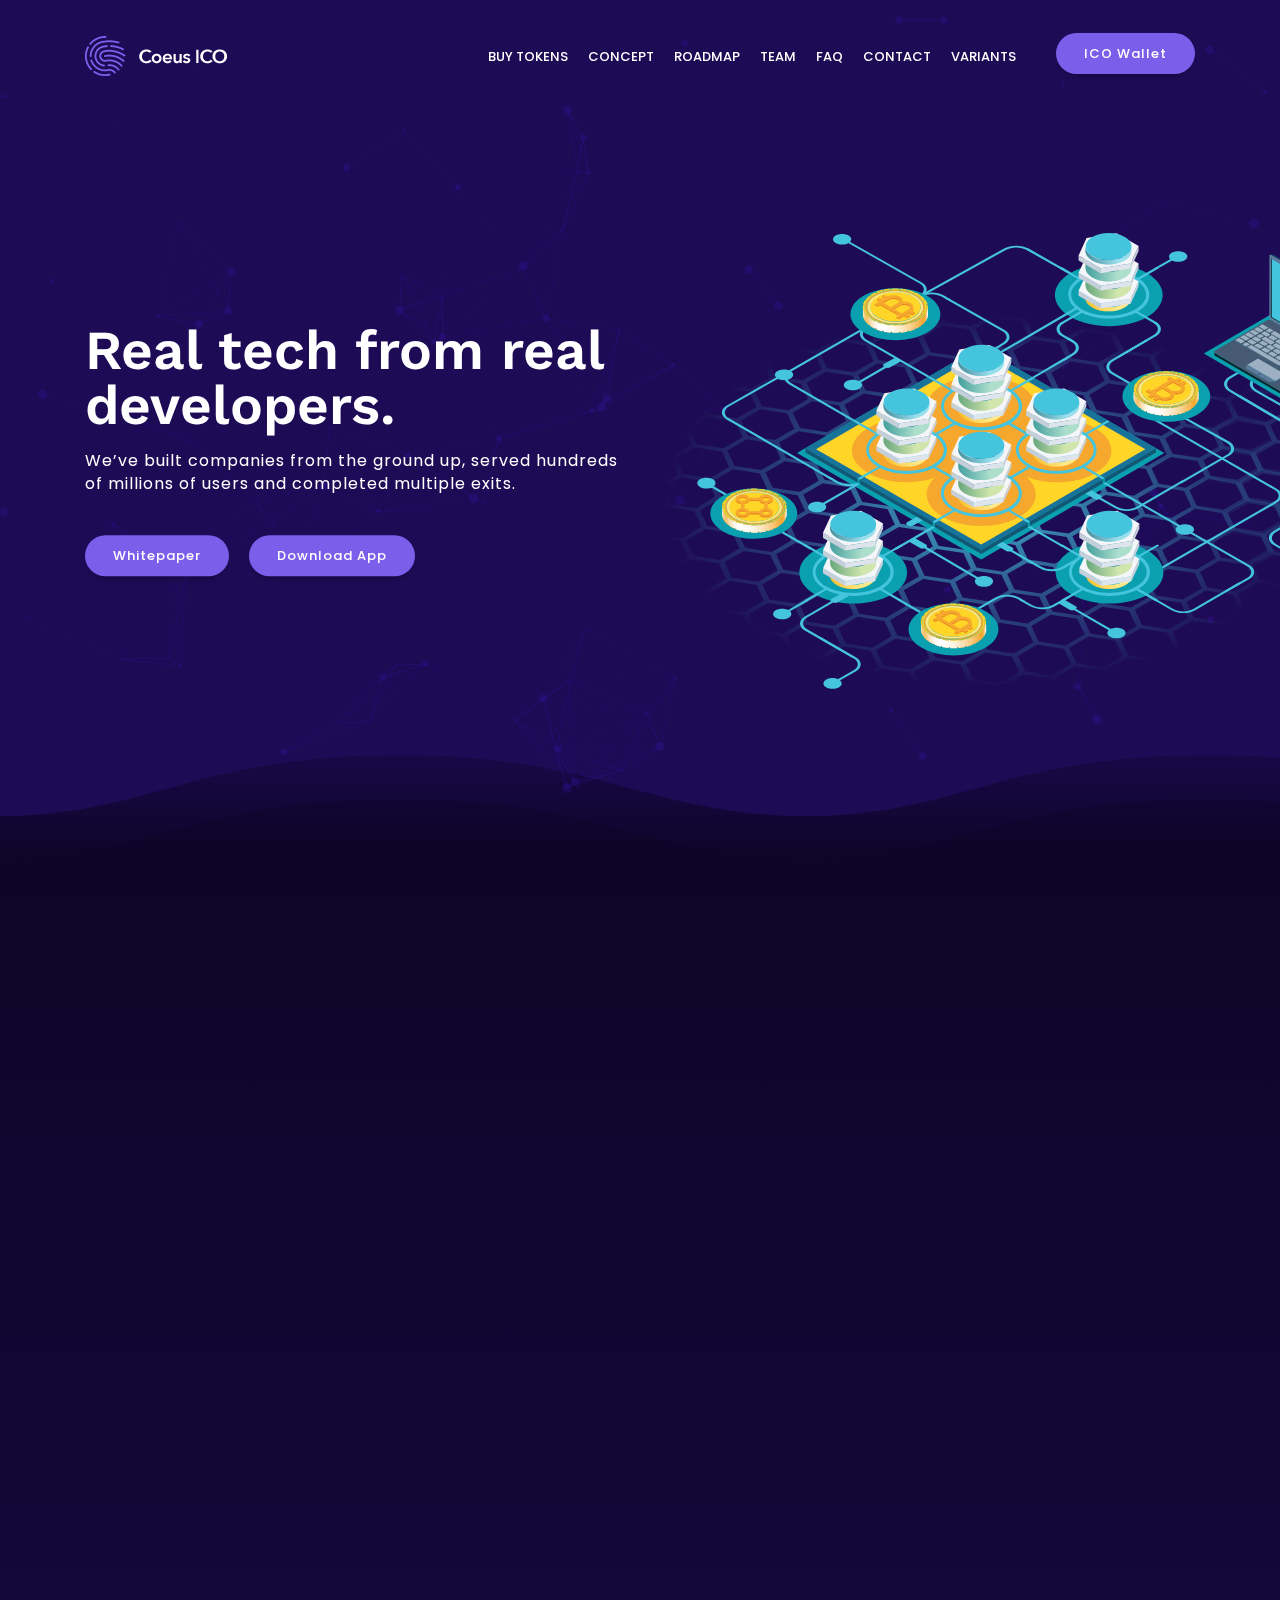
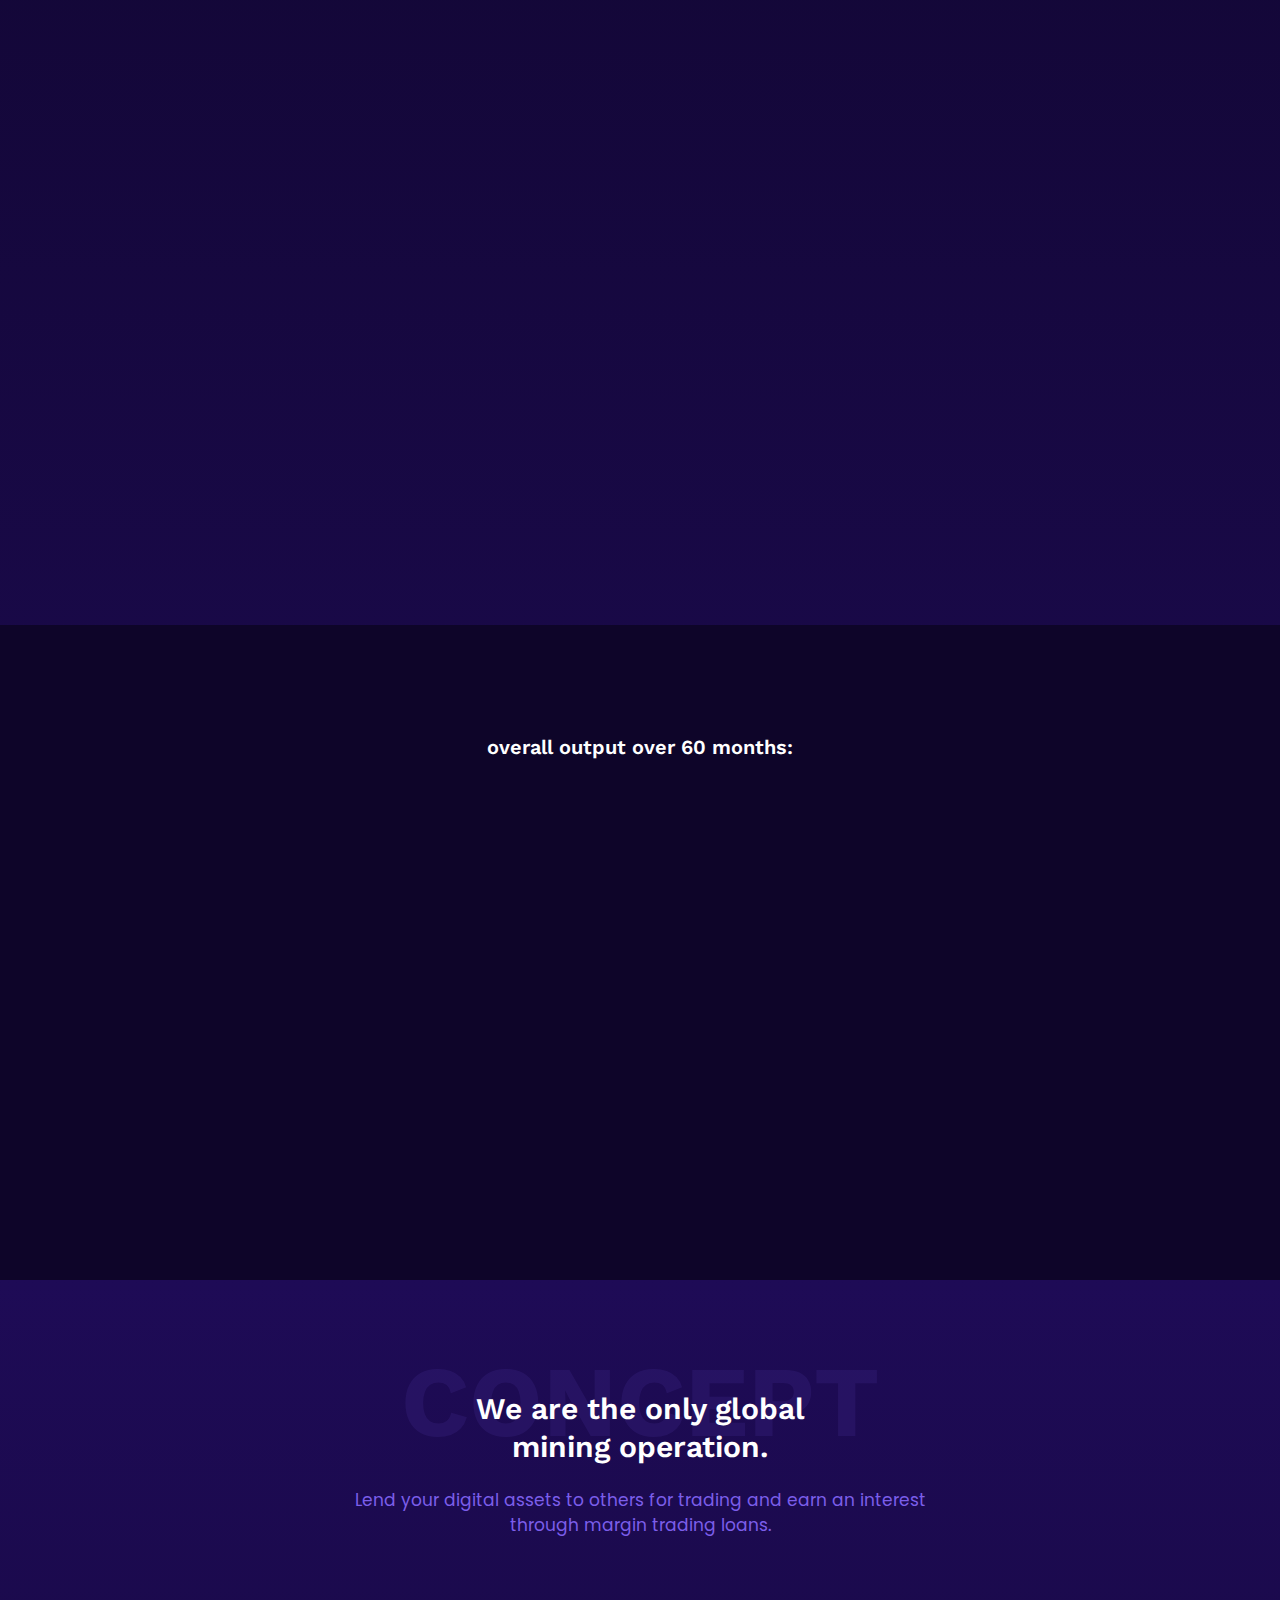
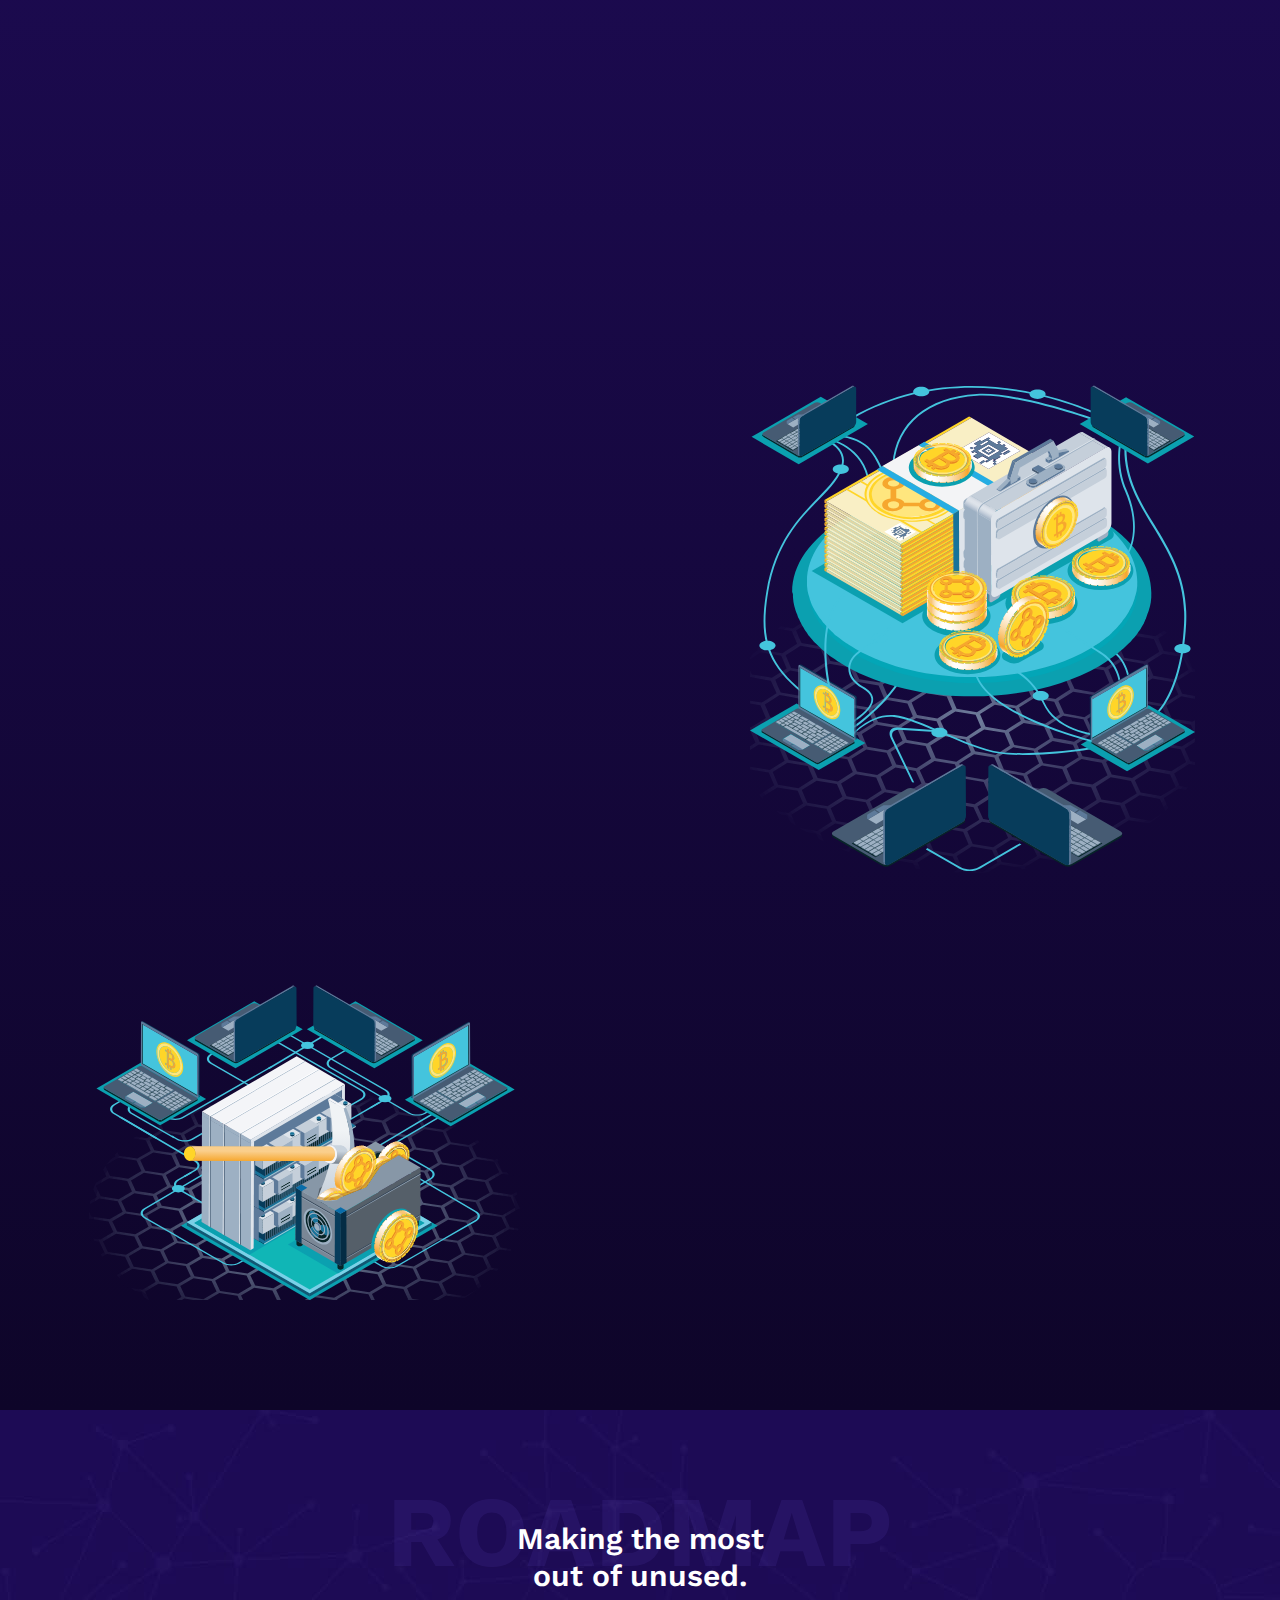
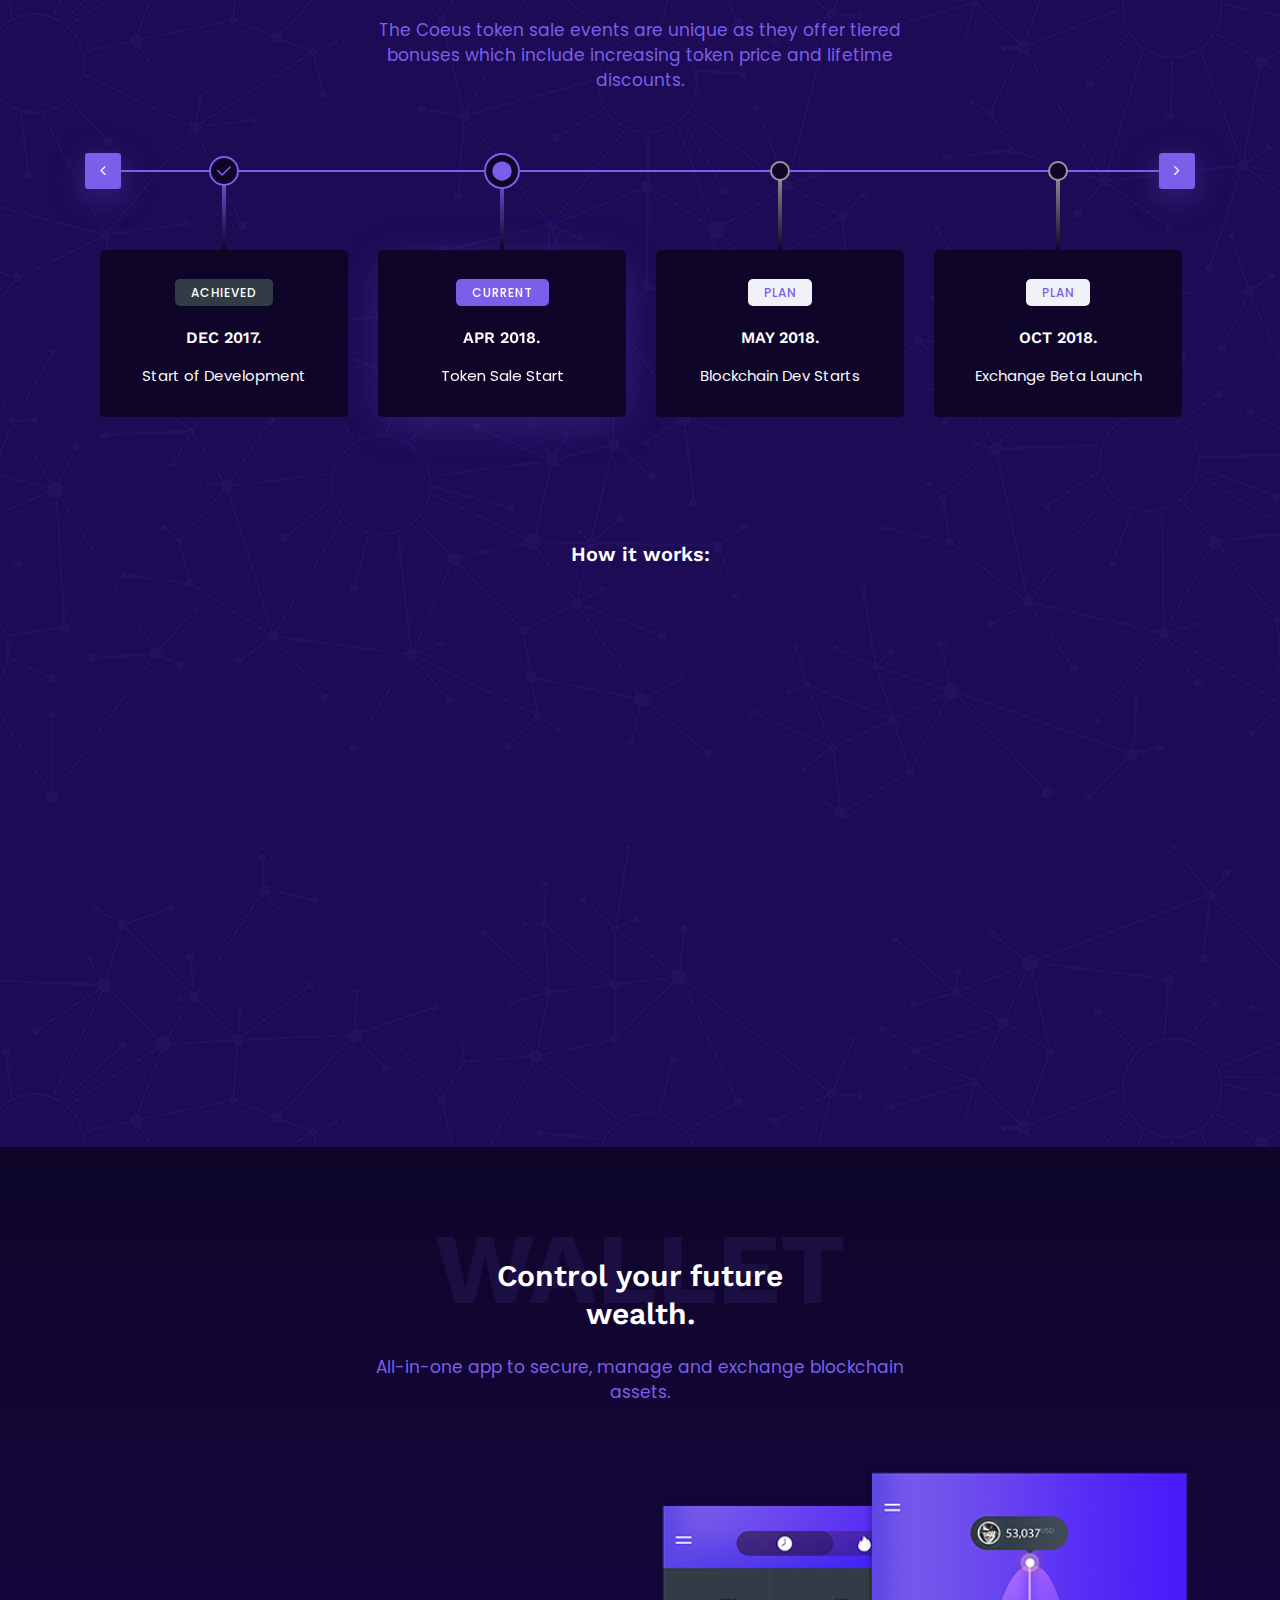
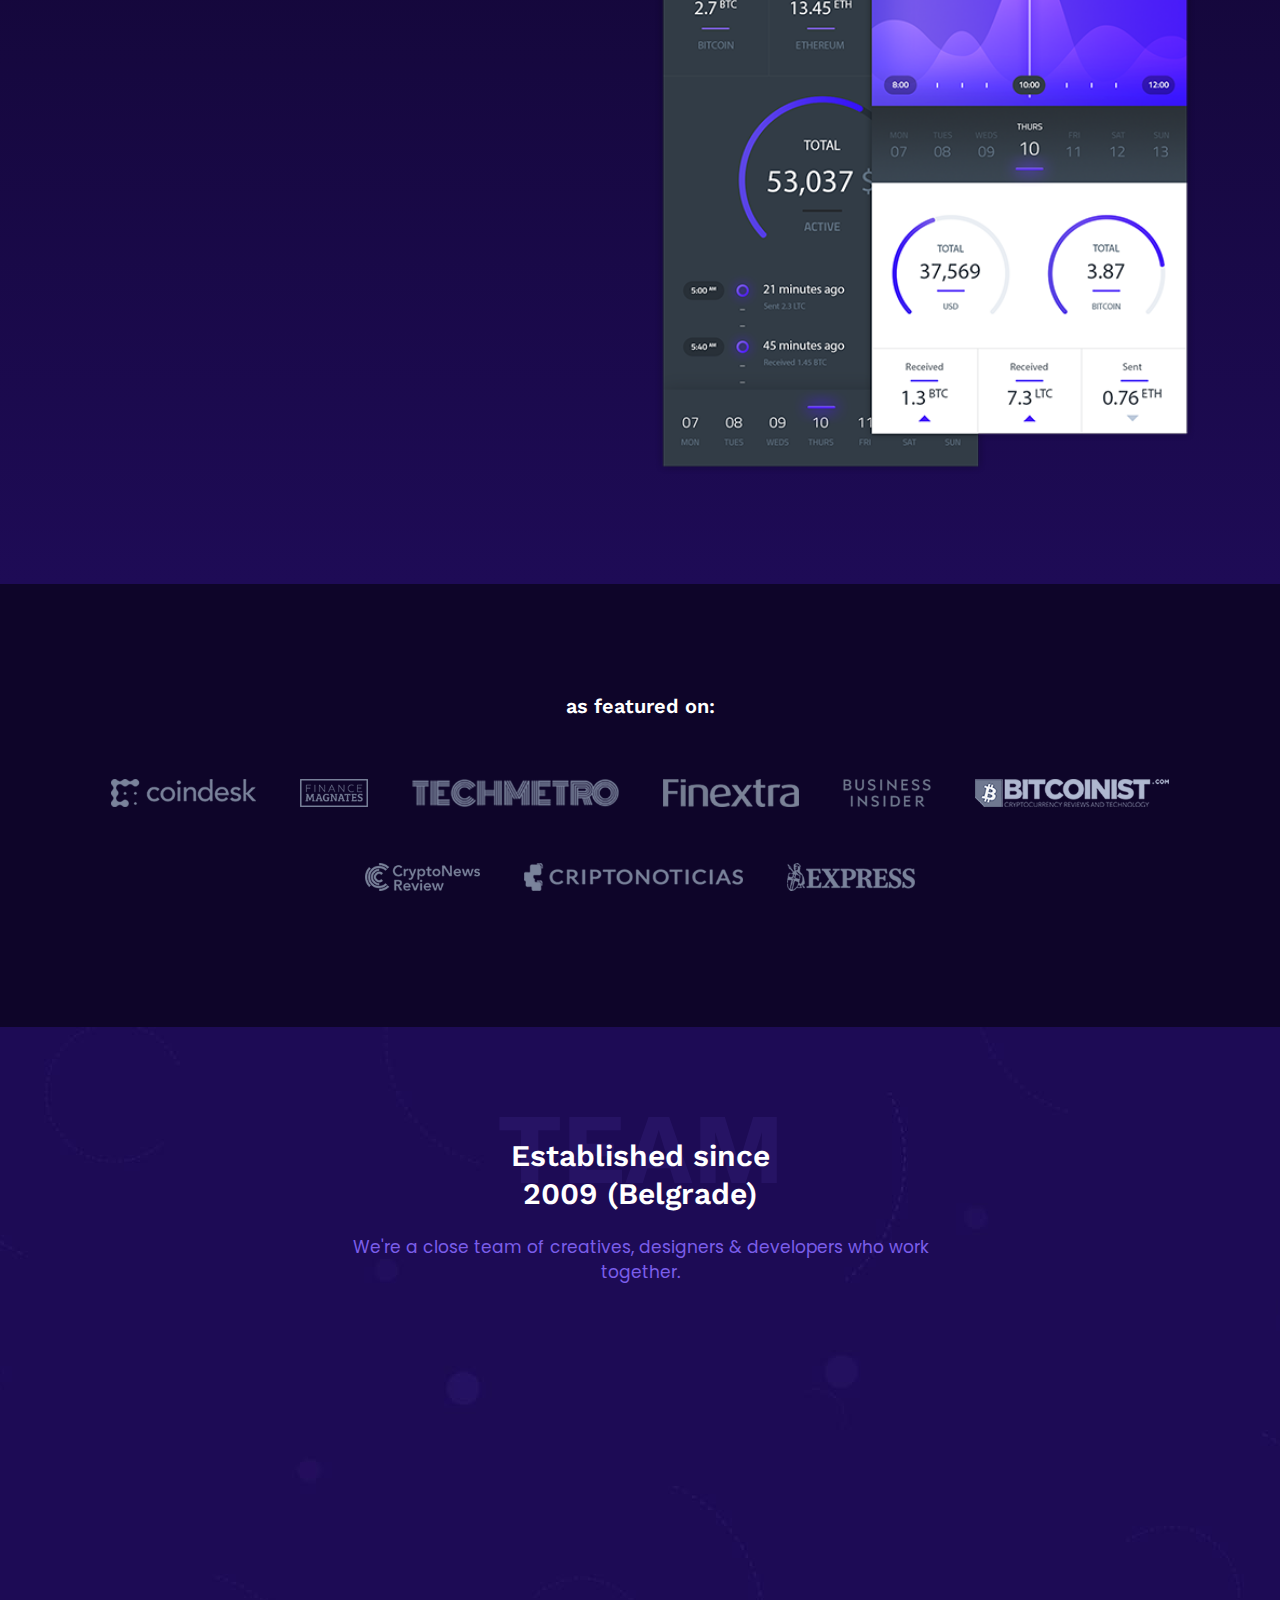
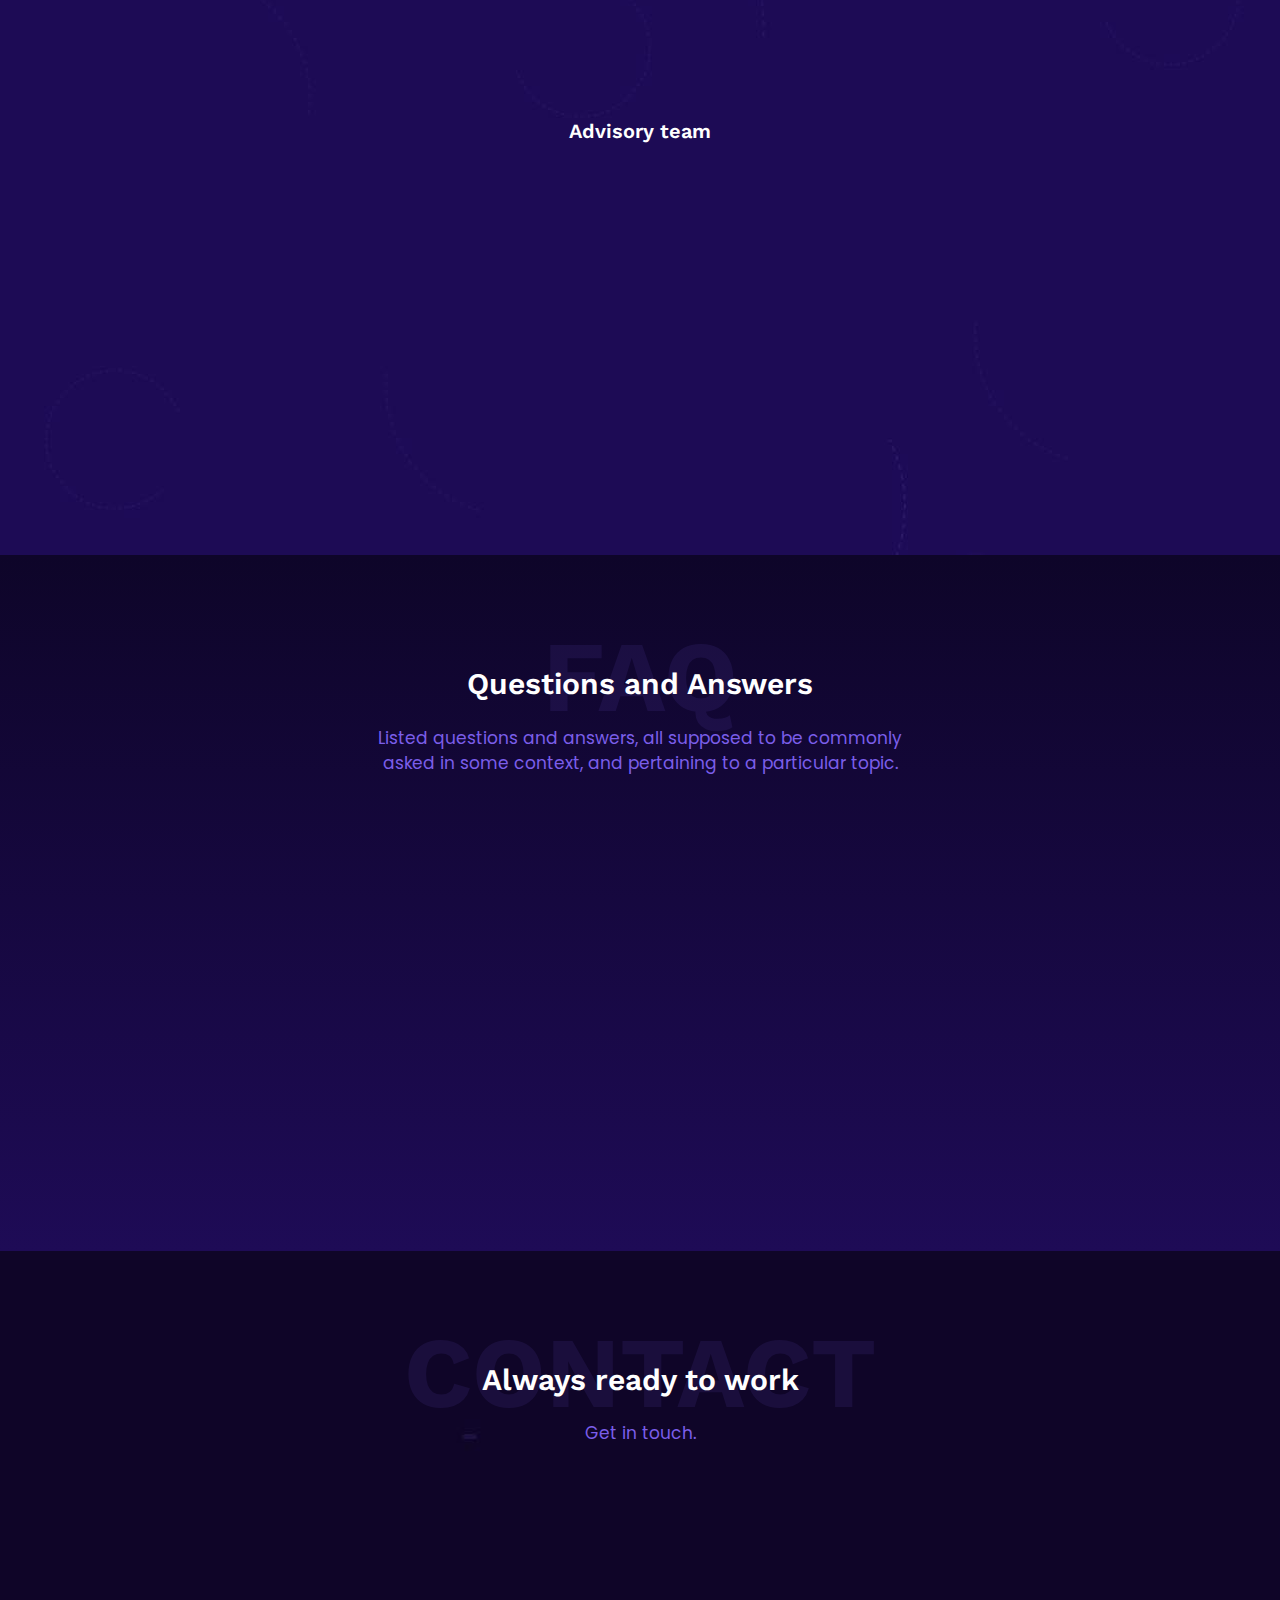
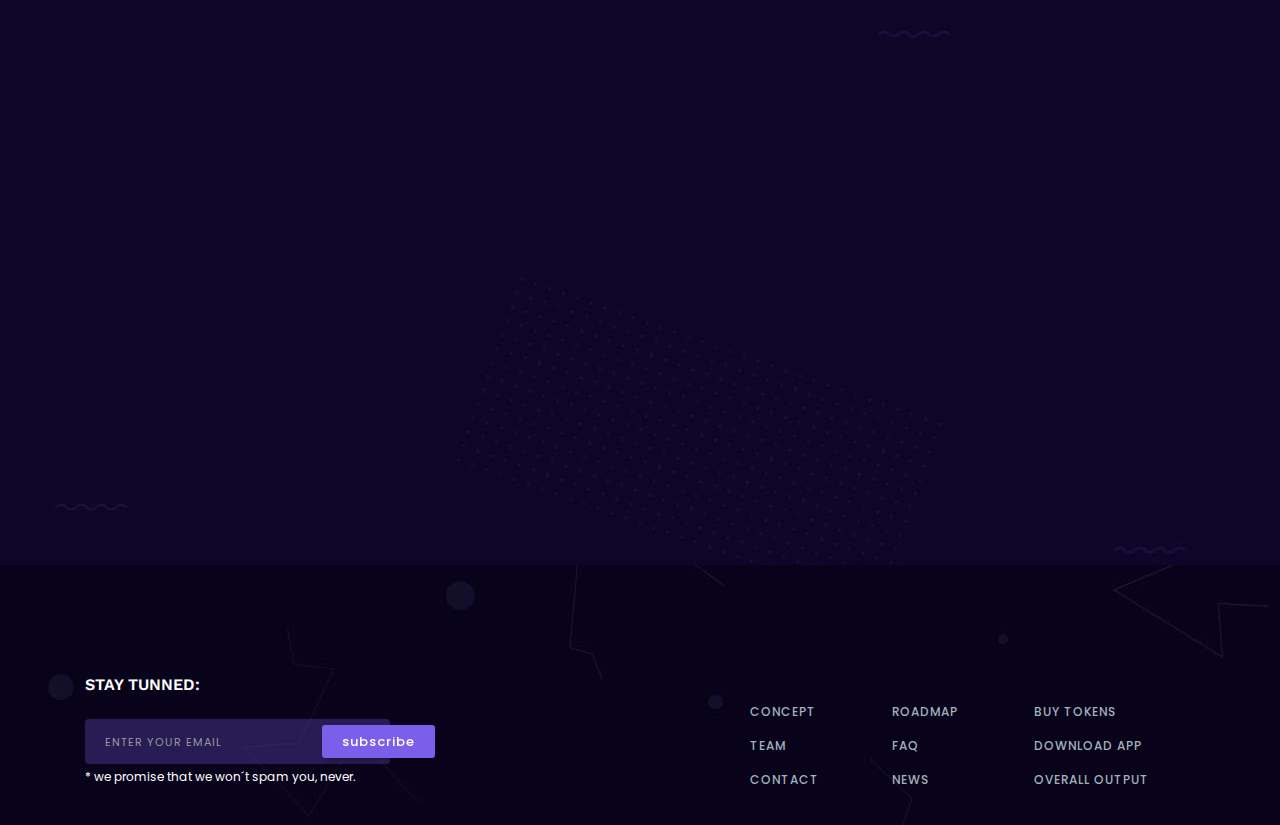
<file: Coeus template/index-7.html>
﻿<!DOCTYPE html>
<!--[if IE 8]><html class="no-js lt-ie9" lang="en"> <![endif]-->
<!--[if gt IE 8]>
<!--><html class="no-js" lang="en"><!--<![endif]-->
<head>

	<!-- Basic Page Needs
	================================================== -->
	<meta charset="utf-8">
	<title>Coeus</title>
	<meta name="description"  content="Creative Template" />
	<meta name="author" content="IG Design">
	<meta name="keywords"  content="ig design, website, design, html5, css3, jquery, creative, clean, animated, portfolio, blog, one-page, multi-page, corporate, business," />
	<meta property="og:title" content="Creative Template" />
	<meta property="og:type" content="website" />
	<meta property="og:url" content="" />
	<meta property="og:image" content="" />
	<meta property="og:image:width" content="470" />
	<meta property="og:image:height" content="246" />
	<meta property="og:site_name" content="" />
	<meta property="og:description" content="Professional Creative Template" />
	<meta name="twitter:card" content="summary_large_image" />
	<meta name="twitter:site" content="https://twitter.com/IvanGrozdic" />
	<meta name="twitter:domain" content="http://ivang-design.com/" />
	<meta name="twitter:title" content="" />
	<meta name="twitter:description" content="Professional Creative Template" />
	<meta name="twitter:image" content="http://ivang-design.com/" />

	<!-- Mobile Specific Metas
	================================================== -->
	<meta name="viewport" content="width=device-width, initial-scale=1, maximum-scale=1">
	<meta name="theme-color" content="#212121"/>
    <meta name="msapplication-navbutton-color" content="#212121"/>
    <meta name="apple-mobile-web-app-status-bar-style" content="#212121"/>

	<!-- Web Fonts 
	================================================== -->
	<link href="https://fonts.googleapis.com/css?family=Work+Sans:100,200,300,400,500,600,700,800,900" rel="stylesheet"/>
	<link href="https://fonts.googleapis.com/css?family=Poppins:100,100i,200,200i,300,300i,400,400i,500,500i,600,600i,700,700i,800,800i,900,900i" rel="stylesheet"/>
	<link href="https://fonts.googleapis.com/css?family=Crimson+Text:400,400i,600,600i,700,700i" rel="stylesheet"/>	
	
	<!-- CSS
	================================================== -->
	<link rel="stylesheet" href="css/bootstrap.min.css"/>
	<link rel="stylesheet" href="css/font-awesome.min.css"/>
	<link rel="stylesheet" href="css/owl.carousel.css"/>
	<link rel="stylesheet" href="css/owl.transitions.css"/>
	<link rel="stylesheet" href="css/style.css"/>
	<link rel="stylesheet" href="css/colors/color.css"/>
			
	<!-- Favicons
	================================================== -->
	<link rel="icon" type="image/png" href="favicon.png">
	<link rel="apple-touch-icon" href="apple-touch-icon.png">
	<link rel="apple-touch-icon" sizes="72x72" href="apple-touch-icon-72x72.png">
	<link rel="apple-touch-icon" sizes="114x114" href="apple-touch-icon-114x114.png">
	
	
</head>
<body>	

	<div class="loader dark">
		<svg version="1.1" id="Layer_1" xmlns="http://www.w3.org/2000/svg" xmlns:xlink="http://www.w3.org/1999/xlink" x="0px" y="0px"
		 width="24px" height="30px" viewBox="0 0 24 30" style="enable-background:new 0 0 50 50;" xml:space="preserve">
			<rect x="0" y="0" width="4" height="10" fill="#333">
				<animateTransform attributeType="xml"
				attributeName="transform" type="translate"
				values="0 0; 0 20; 0 0"
				begin="0" dur="0.6s" repeatCount="indefinite" />
			</rect>
			<rect x="10" y="0" width="4" height="10" fill="#333">
				<animateTransform attributeType="xml"
				attributeName="transform" type="translate"
				values="0 0; 0 20; 0 0"
				begin="0.2s" dur="0.6s" repeatCount="indefinite" />
			</rect>
			<rect x="20" y="0" width="4" height="10" fill="#333">
				<animateTransform attributeType="xml"
				attributeName="transform" type="translate"
				values="0 0; 0 20; 0 0"
				begin="0.4s" dur="0.6s" repeatCount="indefinite" />
			</rect>
		</svg>	
	</div>
						

	
	<!-- Nav and Logo
	================================================== -->
	
	<div id="menu-wrap" class="menu-back cbp-af-header dark">
		<div class="container">
			<div class="row">
				<div class="col-12">
					<nav class="navbar navbar-expand-lg navbar-light bg-light mx-lg-0">
						<a class="navbar-brand" href="index.html"><img src="img/logo-light.png" alt=""></a>
						<button class="navbar-toggler" type="button" data-toggle="collapse" data-target="#navbarSupportedContent" aria-controls="navbarSupportedContent" aria-expanded="false" aria-label="Toggle navigation">
							<span class="navbar-toggler-icon">
								<span class="menu-icon__line menu-icon__line-left"></span>
								<span class="menu-icon__line"></span>
								<span class="menu-icon__line menu-icon__line-right"></span>
							</span>
						</button>

						<div class="collapse navbar-collapse" id="navbarSupportedContent">
							<ul class="navbar-nav ml-auto">
								<li class="nav-item">
									<a class="nav-link" href="#buy" data-ps2id-offset="120">Buy Tokens</a>
								</li>
								<li class="nav-item">
									<a class="nav-link" href="#concept">Concept</a>
								</li>
								<li class="nav-item">
									<a class="nav-link" href="#roadmap">Roadmap</a>
								</li>
								<li class="nav-item">
									<a class="nav-link" href="#team">Team</a>
								</li>
								<li class="nav-item">
									<a class="nav-link" href="#faq">FAQ</a>
								</li>
								<li class="nav-item">
									<a class="nav-link" href="#contact">Contact</a>
								</li>
								<li class="nav-item">
									<a class="nav-link no-line" href="#">Variants</a>
									<ul class="background-dark-blue-2 sub-shadow">
										<li><a href="index.html">From developers</a></li>
										<li><a href="index-11.html">Countdown gradient</a></li>
										<li><a href="index-2.html">Crowdsale</a></li>
										<li><a href="index-9.html">Azure blockchain - animated</a></li>
										<li><a href="index-3.html">From developers - dark</a></li>
										<li><a href="index-4.html">Crowdsale - dark</a></li>
										<li><a href="index-5.html">From developers - animated</a></li>
										<li><a href="index-10.html">Countdown gradient anime</a></li>
										<li><a href="index-6.html">Crowdsale - animated</a></li>
										<li><a href="index-7.html" class="active-subnav">From developers - anime dark</a></li>
										<li><a href="index-8.html">Crowdsale - animated dark</a></li>
									</ul>
								</li>
								<li class="nav-item mt-2">
									<a class="btn btn-primary js-tilt" href="#app" role="button" data-tilt-perspective="300" data-tilt-speed="700" data-tilt-max="24"><span>ICO Wallet</span></a>
								</li>
							</ul>
						</div>
					</nav>				
				</div>
			</div>
		</div>
	</div>

	
	<!-- Primary Page Layout
	================================================== -->

	<div class="section full-height height-auto-lg hide-over background-dark-blue-3">
		<div class="hero-center-wrap relative-on-lg">
			<div class="container">
				<div class="row">
					<div class="col-lg-6 text-center text-lg-left parallax-fade-top align-self-center z-bigger">
						<h2 class="text-white">Real tech from real developers.</h2>
						<p class="mt-3 mb-4 pb-3 font-weight-normal text-white">We’ve built companies from the ground up, served hundreds of millions of users and completed multiple exits.</p>
						<a class="btn btn-primary ml-lg-0 js-tilt" href="#" role="button" data-tilt-perspective="300" data-tilt-speed="700" data-tilt-max="24"><span>Whitepaper</span></a>
						<a class="btn btn-primary js-tilt" href="#app" data-gal="m_PageScroll2id" data-ps2id-offset="68" role="button" data-tilt-perspective="300" data-tilt-speed="700" data-tilt-max="24"><span>Download App</span></a>
					</div>
					<div class="col-lg-6 mt-5 mt-lg-0">
						<div class="img-wrap header-img">
							<img src="img/home-il.svg" alt="">
						</div>
					</div>
				</div>
			</div>
		</div>
		<div class="ocean dark">
			<div class="wave"></div>
			<div class="wave"></div>
		</div>
		<div id="particles-js" class="min-height"></div>
	</div>

	<div class="section z-bigger background-gradient-dark">
		<div class="section padding-bottom-big" id="buy">
		<div class="section">
			<div class="container">
				<div class="row">
					<div class="col-md-12 text-center mt-4" data-scroll-reveal="enter bottom move 50px over 0.6s after 0.3s">
						<a class="btn btn-primary js-tilt" href="#" role="button" data-tilt-perspective="300" data-tilt-speed="700" data-tilt-max="24"><span>Buy Tokens 35% Off</span></a>
					</div>
					<div class="col-md-12 mt-5" data-scroll-reveal="enter bottom move 50px over 0.6s after 0.3s">
						<p class="text-center text-white">payment methods</p>
					</div>
					<div class="col-md-12 mt-1" data-scroll-reveal="enter bottom move 50px over 0.6s after 0.3s">
						<ul class="payment-methods text-white">
							<li><img src="img/bitcoin.png" alt=""><p>bitcoin</p></li>
							<li><img src="img/etherium-light.png" alt=""><p>ethereum</p></li>
							<li><img src="img/litecoin.png" alt=""><p>litecoin</p></li>
							<li><img src="img/usd-light.png" alt=""><p>US Dollars</p></li>
						</ul>
					</div>
				</div>
			</div>
		</div>
		<div class="section padding-top-big">
			<div class="container">
				<div class="row">
					<div class="col-xl-3 col-sm-6" data-scroll-reveal="enter bottom move 50px over 0.6s after 0.3s">
						<div class="table-sale background-dark-blue-3">
							<p class="text-center"><span>50% Off</span></p>
							<div class="table-line mt-4 mb-4"></div>
							<h4 class="text-center">1 coe</h4>
							<p class="text-center">0.5 US dollars</p>
							<div class="table-line mt-4 mb-4"></div>
							<p class="text-center">Sold Out 2M Tokens</p>
							<p class="text-center">March 20 - 31</p>
							<a class="btn disabled mt-5" href="#" role="button"><span>Sold Out</span></a>
						</div>
					</div>
					<div class="col-xl-3 col-sm-6 mt-4 mt-sm-0" data-scroll-reveal="enter bottom move 50px over 0.6s after 0.5s">
						<div class="table-sale background-color table-shadow">
							<h4 class="text-center">now</h4>
							<div class="table-line mt-4 mb-4"></div>
							<h4 class="text-center">1 coe</h4>
							<p class="text-center">0.65 US dollars</p>
							<div class="table-line mt-4 mb-4"></div>
							<p class="text-center">Available 8M Tokens</p>
							<p class="text-center">April 1 - 15</p>
							<a class="btn btn-primary table-ver mt-5 js-tilt" href="#" role="button" data-tilt-perspective="300" data-tilt-speed="700" data-tilt-max="24"><span>Buy 35% Off</span></a>
						</div>
					</div>
					<div class="col-xl-3 col-sm-6 mt-4 mt-xl-0" data-scroll-reveal="enter bottom move 50px over 0.6s after 0.7s">
						<div class="table-sale background-dark-blue-3 future-price">
							<p class="text-center"><span>25% Off</span></p>
							<div class="table-line mt-4 mb-4"></div>
							<h4 class="text-center">1 coe</h4>
							<p class="text-center text-white">0.75 US dollars</p>
							<div class="table-line mt-4 mb-4"></div>
							<p class="text-center text-white">Available 6M Tokens</p>
							<p class="text-center text-white">April 16 - 25</p>
							<a class="btn disabled mt-5 background-dark-blue text-white" href="#" role="button"><span>25 days</span></a>
						</div>
					</div>
					<div class="col-xl-3 col-sm-6 mt-4 mt-xl-0" data-scroll-reveal="enter bottom move 50px over 0.6s after 0.9s">
						<div class="table-sale background-dark-blue-3 future-price">
							<p class="text-center"><span>10% Off</span></p>
							<div class="table-line mt-4 mb-4"></div>
							<h4 class="text-center">1 coe</h4>
							<p class="text-center text-white">0.9 US dollars</p>
							<div class="table-line mt-4 mb-4"></div>
							<p class="text-center text-white">Available 4M Tokens</p>
							<p class="text-center text-white">April 26 - May 10</p>
							<a class="btn disabled mt-5 background-dark-blue text-white" href="#" role="button"><span>40 days</span></a>
						</div>
					</div>
				</div>
			</div>
			<div class="container padding-top-big">
				<div class="row">
					<div class="col-12 col-lg-6 offset-lg-3" data-scroll-reveal="enter bottom move 50px over 0.6s after 0.3s">
						<div class="countdown background-black big-shadow-down">
							<p class="mb-4 mb-lg-5"><span>35% discount</span> croudsale ends in:</p>
							<div class="section">
								<ul>
									<li class="background-dark-2"><span id="days"></span>days</li>
									<li class="background-dark-2"><span id="hours"></span>hours</li>
									<li class="background-dark-2"><span id="minutes"></span>minutes</li>
									<li class="background-dark-2"><span id="seconds"></span>seconds</li>
								</ul>
							</div>
							<p class="mt-4 mb-0"><small>Available at 0.65$</small></p>
						</div>
					</div>
				</div>
			</div>
		</div>
		</div>

		<div class="section padding-top-big padding-bottom-big background-dark-blue-2">
			<div class="container">
				<div class="row">
					<div class="col-md-12">
						<div class="title-wrap text-center">
							<h5 class="color-light">overall output over 60 months:</h5>
						</div>
					</div>
					<div class="col-md-12" data-scroll-reveal="enter bottom move 50px over 0.6s after 0.3s">	
						<div class="line-chart">
							<div class="aspect-ratio">
								<canvas id="chart"></canvas>
							</div>
						</div>				
					</div>
				</div>	
			</div>
		</div>
	</div>

	<div class="section padding-top-bottom-big background-gradient-dark-re" id="concept">
		<div class="container">
			<div class="row">
				<div class="col-md-12">
					<div class="title-wrap text-center">
						<div class="back-title">concept</div>
						<h3 class="text-white">We are the only global<br>mining operation.</h3>
						<p class="color-pr">Lend your digital assets to others for trading and earn an interest through margin trading loans.</p>
					</div>
				</div>
				<div class="col-md-4" data-scroll-reveal="enter bottom move 50px over 0.6s after 0.3s">
					<div class="concept-box">
						<img class="mb-4" src="img/con-1.svg" alt="">
						<h5 class="text-white">Independent</h5>
						<p class="text-grey">Our mobility concept enables super-simple transportation and worldwide deployment.</p>
					</div>
				</div>
				<div class="col-md-4 mt-4 mt-md-0" data-scroll-reveal="enter bottom move 50px over 0.6s after 0.5s">
					<div class="concept-box">
						<img class="mb-4" src="img/con-2.svg" alt="">
						<h5 class="text-white">Fully Scalable</h5>
						<p class="text-grey">Mobile and efficient low-cost hardware and optimized propietary management.</p>
					</div>
				</div>
				<div class="col-md-4 mt-4 mt-md-0" data-scroll-reveal="enter bottom move 50px over 0.6s after 0.7s">
					<div class="concept-box">
						<img class="mb-4" src="img/con-3.svg" alt="">
						<h5 class="text-white">High Growth</h5>
						<p class="text-grey">Our reinvestment strategy enables us to quickly grow our fleet of mobile units.</p>
					</div>
				</div>
				<div class="col-md-12 padding-top-bottom" data-scroll-reveal="enter bottom move 50px over 0.6s after 0.3s">
					<div class="line-sep"></div>
				</div>
			</div>	
		</div>
		<div class="container">
			<div class="row">
				<div class="col-md-6 align-self-center" data-scroll-reveal="enter left move 50px over 0.6s after 0.3s">
					<h4 class="text-white">Creating a win-win<br>for everyone</h4>
					<p class="lead text-grey">An exciting business opportunity should come with equally exciting rewards.</p>
					<p class="text-grey">Early adopters can earn up to a 200% bonus based on the final token value should we reach our 100 mil tokens hardcap during our planned token sale event.</p>
					<a class="btn btn-primary mt-4 mx-0 js-tilt" href="#roadmap" data-gal="m_PageScroll2id" data-ps2id-offset="68" role="button" data-tilt-perspective="300" data-tilt-speed="700" data-tilt-max="24"><span>Roadmap</span></a>
				</div>
				<div class="col-md-5 offset-md-1 order-first order-md-last mb-4 mb-md-0">
					<div class="img-wrap">
						<img src="img/1.svg" alt="">
					</div>
				</div>
			</div>	
		</div>	
		<div class="container">
			<div class="row">
				<div class="col-md-12 my-5"></div>
			</div>	
		</div>
		<div class="container">
			<div class="row">
				<div class="col-md-5 mb-4 mb-md-0">
					<div class="img-wrap">
						<img src="img/2.svg" alt="">
					</div>
				</div>
				<div class="col-md-6 offset-md-1 align-self-center" data-scroll-reveal="enter right move 50px over 0.6s after 0.3s">
					<h4 class="text-white">More than just a price jump</h4>
					<p class="text-grey">The Coeus token sale events are unique as they offer tiered bonuses which include not only an increasing token price but also lifetime discounts, a commitment from us to support our tokens liquidity and future value, as well as access to future pre-pre-Token sale events.</p>
					<a class="btn btn-primary mt-4 mx-0 js-tilt" href="#buy" data-gal="m_PageScroll2id" data-ps2id-offset="120" role="button" data-tilt-perspective="300" data-tilt-speed="700" data-tilt-max="24"><span>Buy Tokens</span></a>
				</div>
			</div>	
		</div>		
	</div>

	<div class="section padding-top-bottom-big" id="roadmap">
		<div class="background-parallax" style="background-image: url('img/parallax-dark.jpg')" data-enllax-ratio=".5" data-enllax-type="background" data-enllax-direction="vertical"></div>
		<div class="container">
			<div class="row">
				<div class="col-md-12">
					<div class="title-wrap text-center">
						<div class="back-title">roadmap</div>
						<h3 class="text-white">Making the most<br>out of unused.</h3>
						<p class="color-pr">The Coeus token sale events are unique as they offer tiered bonuses which include increasing token price and lifetime discounts.</p>
					</div>
				</div>
				<div class="col-md-12">
					<div class="customNavigation">
						<a class="prev-roadmap dark"><i class="fa fa-angle-left"></i></a>
						<a class="next-roadmap dark"><i class="fa fa-angle-right"></i></a>
					</div>
					<div id="owl-roadmap" class="owl-carousel owl-theme">											
						<div class="item dark">						 
							<div class="roadmap-box background-dark-blue-2">
								<p class="mb-4 achieved"><span>Achieved</span></p>
								<h6 class="text-white">Dec 2017.</h6>
								<p class="text-grey">Start of Development</p>
							</div>	
						</div>											
						<div class="item dark"> 						 
							<div class="roadmap-box current-road background-dark-blue-2 roadmap-shadow">
								<p class="mb-4"><span>Current</span></p>
								<h6 class="text-white">Apr 2018.</h6>
								<p class="text-grey">Token Sale Start</p>
							</div>	
						</div>												
						<div class="item dark"> 						 
							<div class="roadmap-box next-road background-dark-blue-2">
								<p class="mb-4 plan"><span>Plan</span></p>
								<h6 class="text-white">May 2018.</h6>
								<p class="text-grey">Blockchain Dev Starts</p>
							</div>	
						</div>											
						<div class="item dark"> 						 
							<div class="roadmap-box next-road background-dark-blue-2">
								<p class="mb-4 plan"><span>Plan</span></p>
								<h6 class="text-white">Oct 2018.</h6>
								<p class="text-grey">Exchange Beta Launch</p>
							</div>	
						</div>											
						<div class="item dark"> 						 
							<div class="roadmap-box next-road background-dark-blue-2">
								<p class="mb-4 plan"><span>Plan</span></p>
								<h6 class="text-white">Jan 2019.</h6>
								<p class="text-grey">Expanded Licensing</p>
							</div>	
						</div>											
						<div class="item dark"> 						 
							<div class="roadmap-box next-road background-dark-blue-2">
								<p class="mb-4 plan"><span>Plan</span></p>
								<h6 class="text-white">Mar 2019.</h6>
								<p class="text-grey">Debit Card Launch</p>
							</div>	
						</div>											
						<div class="item dark"> 						 
							<div class="roadmap-box next-road background-dark-blue-2">
								<p class="mb-4 plan"><span>Plan</span></p>
								<h6 class="text-white">May 2019.</h6>
								<p class="text-grey">Partnership For Future</p>
							</div>	
						</div>							
					</div>
				</div>
				<div class="col-md-12 padding-top">
					<div class="title-wrap text-center">
						<h5 class="text-white">How it works:</h5>
					</div>
				</div>
				<div class="col-md-8 offset-md-2" data-scroll-reveal="enter bottom move 50px over 0.6s after 0.3s">
					<div class="video-section video-shadow">
						<figure class="vimeo"> 
							<a href="https://player.vimeo.com/video/239566739">
								<img src="img/video-light.jpg" alt="image"/>
							</a>
						</figure>
					</div>
				</div>
			</div>	
		</div>
	
	</div>

	<div class="section padding-top-bottom-big background-gradient-dark" id="app">
		<div class="container">
			<div class="row">
				<div class="col-md-12">
					<div class="title-wrap text-center">
						<div class="back-title">wallet</div>
						<h3 class="text-white">Control your future<br>wealth.</h3>
						<p class="color-pr">All-in-one app to secure, manage and exchange blockchain assets.</p>
					</div>
				</div>
			</div>	
		</div>
		<div class="container">
			<div class="row">
				<div class="col-md-6 align-self-center" data-scroll-reveal="enter bottom move 50px over 0.6s after 0.3s">
					<h4 class="text-white">It begins with total security.</h4>
					<p class="lead text-grey">View, manage and sort all your tokens easily. Providing fast coin management in your local currency.</p>
					<ul class="app-list mb-5 mt-4">
						<li class="text-grey">Smart by design</li>
						<li class="text-grey">Easy Coin Management</li>
						<li class="text-grey">Instantly import your wallet</li>
						<li class="text-grey">Detailed transaction info</li>
						<li class="text-grey">Custom fees and limits</li>
					</ul>
					<a class="btn btn-primary mx-0 js-tilt" href="#" role="button" data-tilt-perspective="300" data-tilt-speed="700" data-tilt-max="24"><span>Download App</span></a>
					<a class="app-btn ml-4" href="#"><i class="fa fa-apple"></i></a>
					<a class="app-btn ml-2" href="#"><i class="fa fa-android"></i></a>
					<a class="app-btn ml-2" href="#"><i class="fa fa-windows"></i></a>
				</div>
				<div class="col-md-6 order-first order-md-last mb-4 mb-md-0">
					<div class="img-wrap">
						<img src="img/app.png" alt="">
					</div>
				</div>
			</div>	
		</div>	
	</div>

	<div class="section padding-top-big padding-bottom background-dark-blue-2">
		<div class="container">
			<div class="row">
				<div class="col-md-12">
					<div class="title-wrap text-center">
						<h5 class="color-light">as featured on:</h5>
					</div>
				</div>
				<div class="col-md-12">
					<ul class="logo-wrap">
						<li><img src="img/logos/1.png" alt=""></li>
						<li><img src="img/logos/2.png" alt=""></li>
						<li><img src="img/logos/3.png" alt=""></li>
						<li><img src="img/logos/4.png" alt=""></li>
						<li><img src="img/logos/5.png" alt=""></li>
						<li><img src="img/logos/6.png" alt=""></li>
						<li><img src="img/logos/7.png" alt=""></li>
						<li><img src="img/logos/8.png" alt=""></li>
						<li><img src="img/logos/9.png" alt=""></li>
					</ul>
				</div>
			</div>	
		</div>
	</div>

	<div class="section padding-top-bottom-big" id="team">
		<div class="background-parallax" style="background-image: url('img/parallax-dark-1.jpg')" data-enllax-ratio=".5" data-enllax-type="background" data-enllax-direction="vertical"></div>
		<div class="container">
			<div class="row">
				<div class="col-md-12">
					<div class="title-wrap text-center">
						<div class="back-title">team</div>
						<h3 class="text-white">Established since<br>2009 (Belgrade)</h3>
						<p class="color-pr">We're a close team of creatives, designers & developers who work together.</p>
					</div>
				</div>
			</div>	
		</div>
		<div class="container">
			<div class="row justify-content-center">
				<div class="col-lg-4 col-md-6 mb-5 mb-lg-0" data-scroll-reveal="enter bottom move 50px over 0.6s after 0.3s">
					<div class="team-wrap dark">
						<a class="d-inline" data-toggle="modal" data-target="#team-modal-1">
							<div class="team-img-wrap dark js-tilt" data-tilt-perspective="700" data-tilt-speed="700" data-tilt-max="24">
								<img src="img/t5.jpg" alt="">
								<div class="team-img-mask"></div>
							</div>
						</a>
						<h6>Alex Andrews</h6>
						<p>Officer & Founder</p>
						<a class="app-btn" href="#"><i class="fa fa-twitter"></i></a>
						<a class="app-btn ml-3" href="#"><i class="fa fa-linkedin"></i></a>
						<a class="app-btn ml-3" href="#"><i class="fa fa-facebook"></i></a>
						<a class="app-btn ml-3" href="#"><i class="fa fa-git"></i></a>
					</div>
				</div>
				<div class="col-lg-4 col-md-6 mb-5 mb-lg-0" data-scroll-reveal="enter bottom move 50px over 0.6s after 0.5s">
					<div class="team-wrap dark">
						<a class="d-inline" data-toggle="modal" data-target="#team-modal-2">
							<div class="team-img-wrap dark js-tilt" data-tilt-perspective="700" data-tilt-speed="700" data-tilt-max="24">
								<img src="img/t6.jpg" alt="">
								<div class="team-img-mask"></div>
							</div>
						</a>
						<h6>Marco Kulis</h6>
						<p>Development manager</p>
						<a class="app-btn" href="#"><i class="fa fa-linkedin"></i></a>
						<a class="app-btn ml-3" href="#"><i class="fa fa-git"></i></a>
					</div>
				</div>
				<div class="col-lg-4 col-md-6" data-scroll-reveal="enter bottom move 50px over 0.6s after 0.7s">
					<div class="team-wrap dark">
						<a class="d-inline" data-toggle="modal" data-target="#team-modal-3">
							<div class="team-img-wrap dark js-tilt" data-tilt-perspective="700" data-tilt-speed="700" data-tilt-max="24">
								<img src="img/t7.jpg" alt="">
								<div class="team-img-mask"></div>
							</div>
						</a>
						<h6>Anna Furius</h6>
						<p>Senior Developer</p>
						<a class="app-btn" href="#"><i class="fa fa-twitter"></i></a>
						<a class="app-btn ml-3" href="#"><i class="fa fa-facebook"></i></a>
						<a class="app-btn ml-3" href="#"><i class="fa fa-git"></i></a>
					</div>
				</div>
				<div class="col-md-12 padding-top-small">
					<div class="title-wrap text-center mb-5">
						<h5 class="text-white">Advisory team</h5>
					</div>
				</div>
				<div class="col-xl-3 col-md-6 mb-5 mb-xl-0" data-scroll-reveal="enter bottom move 50px over 0.6s after 0.3s">
					<div class="team-wrap dark">
						<a class="d-inline" data-toggle="modal" data-target="#team-modal-4">
							<div class="team-img-wrap dark js-tilt" data-tilt-perspective="700" data-tilt-speed="700" data-tilt-max="24">
								<img src="img/t1.jpg" alt="">
								<div class="team-img-mask"></div>
							</div>
						</a>
						<h6>Frank Furius</h6>
						<p>Managing Director</p>
						<a class="app-btn" href="#"><i class="fa fa-twitter"></i></a>
						<a class="app-btn ml-3" href="#"><i class="fa fa-linkedin"></i></a>
						<a class="app-btn ml-3" href="#"><i class="fa fa-facebook"></i></a>
						<a class="app-btn ml-3" href="#"><i class="fa fa-git"></i></a>
					</div>
				</div>
				<div class="col-xl-3 col-md-6 mb-5 mb-xl-0" data-scroll-reveal="enter bottom move 50px over 0.6s after 0.5s">
					<div class="team-wrap dark">
						<a class="d-inline" data-toggle="modal" data-target="#team-modal-5">
							<div class="team-img-wrap dark js-tilt" data-tilt-perspective="700" data-tilt-speed="700" data-tilt-max="24">
								<img src="img/t2.jpg" alt="">
								<div class="team-img-mask"></div>
							</div>
						</a>
						<h6>Aca Pesic</h6>
						<p>Founder & CEO</p>
						<a class="app-btn" href="#"><i class="fa fa-linkedin"></i></a>
						<a class="app-btn ml-3" href="#"><i class="fa fa-facebook"></i></a>
					</div>
				</div>
				<div class="col-xl-3 col-md-6 mb-5 mb-xl-0" data-scroll-reveal="enter bottom move 50px over 0.6s after 0.7s">
					<div class="team-wrap dark">
						<a class="d-inline" data-toggle="modal" data-target="#team-modal-6">
							<div class="team-img-wrap dark js-tilt" data-tilt-perspective="700" data-tilt-speed="700" data-tilt-max="24">
								<img src="img/t3.jpg" alt="">
								<div class="team-img-mask"></div>
							</div>
						</a>
						<h6>Ela Dobric</h6>
						<p>Executive Director</p>
						<a class="app-btn" href="#"><i class="fa fa-git"></i></a>
						<a class="app-btn ml-3" href="#"><i class="fa fa-linkedin"></i></a>
						<a class="app-btn ml-3" href="#"><i class="fa fa-facebook"></i></a>
					</div>
				</div>
				<div class="col-xl-3 col-md-6" data-scroll-reveal="enter bottom move 50px over 0.6s after 0.9s">
					<div class="team-wrap dark">
						<a class="d-inline" data-toggle="modal" data-target="#team-modal-7">
							<div class="team-img-wrap dark js-tilt" data-tilt-perspective="700" data-tilt-speed="700" data-tilt-max="24">
								<img src="img/t4.jpg" alt="">
								<div class="team-img-mask"></div>
							</div>
						</a>
						<h6>Milena Dobric</h6>
						<p>Founder & CEO</p>
						<a class="app-btn" href="#"><i class="fa fa-twitter"></i></a>
						<a class="app-btn ml-3" href="#"><i class="fa fa-linkedin"></i></a>
						<a class="app-btn ml-3" href="#"><i class="fa fa-git"></i></a>
					</div>
				</div>
			</div>	
		</div>
	</div>

	<!-- Modal Team 1-->

	<div class="modal fade bd-example-modal-lg" id="team-modal-1" tabindex="-1" role="dialog" aria-labelledby="team-modal-1" aria-hidden="true">
		<div class="modal-dialog modal-dialog-centered modal-lg" role="document">
			<div class="modal-content dark">
				<div class="modal-img-wrap" style="background-image: url('img/t5-modal.jpg')"></div>
				<div class="modal-header">
					<button type="button" class="close" data-dismiss="modal" aria-label="Close">
						<span aria-hidden="true"></span>
					</button>
				</div>
				<div class="modal-body">
					<div class="container">
						<div class="row">
							<div class="col-md-12 mb-4">
								<h3 class="mb-0">Alex Andrews</h3>
								<p class="lead">Officer & Founder</p>
							</div>
							<div class="col-xl-12">
								<p class="mb-3">Design must reflect the practical and aesthetic in business but above all... good design must primarily serve people.</p>
								<ul class="app-list mt-4">
									<li>Lead marketing</li>
									<li>Run logistics strategy</li>
									<li>Advised software</li>
								</ul>
								<p class="mt-4 mb-0"><small>html</small></p>
								<div class="progress mt-1 mb-2">
									<div class="progress-bar" style="width: 83%" role="progressbar" aria-valuenow="83" aria-valuemin="0" aria-valuemax="100"></div>
								</div>
								<p class="mb-0"><small>css</small></p>
								<div class="progress mt-1 mb-2">
									<div class="progress-bar" style="width: 75%" role="progressbar" aria-valuenow="75" aria-valuemin="0" aria-valuemax="100"></div>
								</div>
								<p class="mb-0"><small>php</small></p>
								<div class="progress mt-1 mb-4">
									<div class="progress-bar" style="width: 93%" role="progressbar" aria-valuenow="93" aria-valuemin="0" aria-valuemax="100"></div>
								</div>
							</div>
						</div>	
					</div>
				</div>
			</div>
		</div>
	</div>

	<!-- Modal Team 2-->

	<div class="modal fade bd-example-modal-lg" id="team-modal-2" tabindex="-1" role="dialog" aria-labelledby="team-modal-2" aria-hidden="true">
		<div class="modal-dialog modal-dialog-centered modal-lg" role="document">
			<div class="modal-content dark">
				<div class="modal-img-wrap" style="background-image: url('img/t6-modal.jpg')"></div>
				<div class="modal-header">
					<button type="button" class="close" data-dismiss="modal" aria-label="Close">
						<span aria-hidden="true"></span>
					</button>
				</div>
				<div class="modal-body">
					<div class="container">
						<div class="row">
							<div class="col-md-12 mb-4">
								<h3 class="mb-0">Marco Kulis</h3>
								<p class="lead">Officer & Founder</p>
							</div>
							<div class="col-xl-12">
								<p class="mb-3">Design must reflect the practical and aesthetic in business but above all... good design must primarily serve people.</p>
								<ul class="app-list mt-4">
									<li>Lead marketing</li>
									<li>Run logistics strategy</li>
									<li>Advised software</li>
								</ul>
								<p class="mt-4 mb-0"><small>html</small></p>
								<div class="progress mt-1 mb-2">
									<div class="progress-bar" style="width: 83%" role="progressbar" aria-valuenow="83" aria-valuemin="0" aria-valuemax="100"></div>
								</div>
								<p class="mb-0"><small>css</small></p>
								<div class="progress mt-1 mb-2">
									<div class="progress-bar" style="width: 75%" role="progressbar" aria-valuenow="75" aria-valuemin="0" aria-valuemax="100"></div>
								</div>
								<p class="mb-0"><small>php</small></p>
								<div class="progress mt-1 mb-4">
									<div class="progress-bar" style="width: 93%" role="progressbar" aria-valuenow="93" aria-valuemin="0" aria-valuemax="100"></div>
								</div>
							</div>
						</div>	
					</div>
				</div>
			</div>
		</div>
	</div>	

	<!-- Modal Team 3-->

	<div class="modal fade bd-example-modal-lg" id="team-modal-3" tabindex="-1" role="dialog" aria-labelledby="team-modal-3" aria-hidden="true">
		<div class="modal-dialog modal-dialog-centered modal-lg" role="document">
			<div class="modal-content dark">
				<div class="modal-img-wrap" style="background-image: url('img/t7-modal.jpg')"></div>
				<div class="modal-header">
					<button type="button" class="close" data-dismiss="modal" aria-label="Close">
						<span aria-hidden="true"></span>
					</button>
				</div>
				<div class="modal-body">
					<div class="container">
						<div class="row">
							<div class="col-md-12 mb-4">
								<h3 class="mb-0">Anna Furius</h3>
								<p class="lead">Officer & Founder</p>
							</div>
							<div class="col-xl-12">
								<p class="mb-3">Design must reflect the practical and aesthetic in business but above all... good design must primarily serve people.</p>
								<ul class="app-list mt-4">
									<li>Lead marketing</li>
									<li>Run logistics strategy</li>
									<li>Advised software</li>
								</ul>
								<p class="mt-4 mb-0"><small>html</small></p>
								<div class="progress mt-1 mb-2">
									<div class="progress-bar" style="width: 83%" role="progressbar" aria-valuenow="83" aria-valuemin="0" aria-valuemax="100"></div>
								</div>
								<p class="mb-0"><small>css</small></p>
								<div class="progress mt-1 mb-2">
									<div class="progress-bar" style="width: 75%" role="progressbar" aria-valuenow="75" aria-valuemin="0" aria-valuemax="100"></div>
								</div>
								<p class="mb-0"><small>php</small></p>
								<div class="progress mt-1 mb-4">
									<div class="progress-bar" style="width: 93%" role="progressbar" aria-valuenow="93" aria-valuemin="0" aria-valuemax="100"></div>
								</div>
							</div>
						</div>	
					</div>
				</div>
			</div>
		</div>
	</div>	

	<!-- Modal Team 4-->

	<div class="modal fade bd-example-modal-lg" id="team-modal-4" tabindex="-1" role="dialog" aria-labelledby="team-modal-4" aria-hidden="true">
		<div class="modal-dialog modal-dialog-centered modal-lg" role="document">
			<div class="modal-content dark">
				<div class="modal-img-wrap" style="background-image: url('img/t1-modal.jpg')"></div>
				<div class="modal-header">
					<button type="button" class="close" data-dismiss="modal" aria-label="Close">
						<span aria-hidden="true"></span>
					</button>
				</div>
				<div class="modal-body">
					<div class="container">
						<div class="row">
							<div class="col-md-12 mb-4">
								<h3 class="mb-0">Frank Furius</h3>
								<p class="lead">Officer & Founder</p>
							</div>
							<div class="col-xl-12">
								<p class="mb-3">Design must reflect the practical and aesthetic in business but above all... good design must primarily serve people.</p>
								<ul class="app-list mt-4">
									<li>Lead marketing</li>
									<li>Run logistics strategy</li>
									<li>Advised software</li>
								</ul>
								<p class="mt-4 mb-0"><small>html</small></p>
								<div class="progress mt-1 mb-2">
									<div class="progress-bar" style="width: 83%" role="progressbar" aria-valuenow="83" aria-valuemin="0" aria-valuemax="100"></div>
								</div>
								<p class="mb-0"><small>css</small></p>
								<div class="progress mt-1 mb-2">
									<div class="progress-bar" style="width: 75%" role="progressbar" aria-valuenow="75" aria-valuemin="0" aria-valuemax="100"></div>
								</div>
								<p class="mb-0"><small>php</small></p>
								<div class="progress mt-1 mb-4">
									<div class="progress-bar" style="width: 93%" role="progressbar" aria-valuenow="93" aria-valuemin="0" aria-valuemax="100"></div>
								</div>
							</div>
						</div>	
					</div>
				</div>
			</div>
		</div>
	</div>	

	<!-- Modal Team 5-->

	<div class="modal fade bd-example-modal-lg" id="team-modal-5" tabindex="-1" role="dialog" aria-labelledby="team-modal-5" aria-hidden="true">
		<div class="modal-dialog modal-dialog-centered modal-lg" role="document">
			<div class="modal-content dark">
				<div class="modal-img-wrap" style="background-image: url('img/t2-modal.jpg')"></div>
				<div class="modal-header">
					<button type="button" class="close" data-dismiss="modal" aria-label="Close">
						<span aria-hidden="true"></span>
					</button>
				</div>
				<div class="modal-body">
					<div class="container">
						<div class="row">
							<div class="col-md-12 mb-4">
								<h3 class="mb-0">Aca Pesic</h3>
								<p class="lead">Officer & Founder</p>
							</div>
							<div class="col-xl-12">
								<p class="mb-3">Design must reflect the practical and aesthetic in business but above all... good design must primarily serve people.</p>
								<ul class="app-list mt-4">
									<li>Lead marketing</li>
									<li>Run logistics strategy</li>
									<li>Advised software</li>
								</ul>
								<p class="mt-4 mb-0"><small>html</small></p>
								<div class="progress mt-1 mb-2">
									<div class="progress-bar" style="width: 83%" role="progressbar" aria-valuenow="83" aria-valuemin="0" aria-valuemax="100"></div>
								</div>
								<p class="mb-0"><small>css</small></p>
								<div class="progress mt-1 mb-2">
									<div class="progress-bar" style="width: 75%" role="progressbar" aria-valuenow="75" aria-valuemin="0" aria-valuemax="100"></div>
								</div>
								<p class="mb-0"><small>php</small></p>
								<div class="progress mt-1 mb-4">
									<div class="progress-bar" style="width: 93%" role="progressbar" aria-valuenow="93" aria-valuemin="0" aria-valuemax="100"></div>
								</div>
							</div>
						</div>	
					</div>
				</div>
			</div>
		</div>
	</div>	

	<!-- Modal Team 6-->

	<div class="modal fade bd-example-modal-lg" id="team-modal-6" tabindex="-1" role="dialog" aria-labelledby="team-modal-6" aria-hidden="true">
		<div class="modal-dialog modal-dialog-centered modal-lg" role="document">
			<div class="modal-content dark">
				<div class="modal-img-wrap" style="background-image: url('img/t3-modal.jpg')"></div>
				<div class="modal-header">
					<button type="button" class="close" data-dismiss="modal" aria-label="Close">
						<span aria-hidden="true"></span>
					</button>
				</div>
				<div class="modal-body">
					<div class="container">
						<div class="row">
							<div class="col-md-12 mb-4">
								<h3 class="mb-0">Ela Dobric</h3>
								<p class="lead">Officer & Founder</p>
							</div>
							<div class="col-xl-12">
								<p class="mb-3">Design must reflect the practical and aesthetic in business but above all... good design must primarily serve people.</p>
								<ul class="app-list mt-4">
									<li>Lead marketing</li>
									<li>Run logistics strategy</li>
									<li>Advised software</li>
								</ul>
								<p class="mt-4 mb-0"><small>html</small></p>
								<div class="progress mt-1 mb-2">
									<div class="progress-bar" style="width: 83%" role="progressbar" aria-valuenow="83" aria-valuemin="0" aria-valuemax="100"></div>
								</div>
								<p class="mb-0"><small>css</small></p>
								<div class="progress mt-1 mb-2">
									<div class="progress-bar" style="width: 75%" role="progressbar" aria-valuenow="75" aria-valuemin="0" aria-valuemax="100"></div>
								</div>
								<p class="mb-0"><small>php</small></p>
								<div class="progress mt-1 mb-4">
									<div class="progress-bar" style="width: 93%" role="progressbar" aria-valuenow="93" aria-valuemin="0" aria-valuemax="100"></div>
								</div>
							</div>
						</div>	
					</div>
				</div>
			</div>
		</div>
	</div>	

	<!-- Modal Team 7-->

	<div class="modal fade bd-example-modal-lg" id="team-modal-7" tabindex="-1" role="dialog" aria-labelledby="team-modal-7" aria-hidden="true">
		<div class="modal-dialog modal-dialog-centered modal-lg" role="document">
			<div class="modal-content dark">
				<div class="modal-img-wrap" style="background-image: url('img/t4-modal.jpg')"></div>
				<div class="modal-header">
					<button type="button" class="close" data-dismiss="modal" aria-label="Close">
						<span aria-hidden="true"></span>
					</button>
				</div>
				<div class="modal-body">
					<div class="container">
						<div class="row">
							<div class="col-md-12 mb-4">
								<h3 class="mb-0">Milena Dobric</h3>
								<p class="lead">Officer & Founder</p>
							</div>
							<div class="col-xl-12">
								<p class="mb-3">Design must reflect the practical and aesthetic in business but above all... good design must primarily serve people.</p>
								<ul class="app-list mt-4">
									<li>Lead marketing</li>
									<li>Run logistics strategy</li>
									<li>Advised software</li>
								</ul>
								<p class="mt-4 mb-0"><small>html</small></p>
								<div class="progress mt-1 mb-2">
									<div class="progress-bar" style="width: 83%" role="progressbar" aria-valuenow="83" aria-valuemin="0" aria-valuemax="100"></div>
								</div>
								<p class="mb-0"><small>css</small></p>
								<div class="progress mt-1 mb-2">
									<div class="progress-bar" style="width: 75%" role="progressbar" aria-valuenow="75" aria-valuemin="0" aria-valuemax="100"></div>
								</div>
								<p class="mb-0"><small>php</small></p>
								<div class="progress mt-1 mb-4">
									<div class="progress-bar" style="width: 93%" role="progressbar" aria-valuenow="93" aria-valuemin="0" aria-valuemax="100"></div>
								</div>
							</div>
						</div>	
					</div>
				</div>
			</div>
		</div>
	</div>		
	

	<div class="section padding-top-bottom-big  background-gradient-dark" id="faq">
		<div class="container">
			<div class="row">
				<div class="col-md-12">
					<div class="title-wrap text-center">
						<div class="back-title">faq</div>
						<h3 class="text-white">Questions and Answers</h3>
						<p class="color-pr">Listed questions and answers, all supposed to be commonly asked in some context, and pertaining to a particular topic.</p>
					</div>
				</div>
			</div>	
		</div>
		<div class="container">
			<div class="row">
				<div class="col-md-6" data-scroll-reveal="enter bottom move 50px over 0.6s after 0.3s">
					<div id="accordion" class="accordion-style">
						<div class="card">
							<div class="card-header" id="headingOne">
								<a class="text-white background-dark-blue-2" data-toggle="collapse" data-target="#collapseOne" aria-expanded="true" aria-controls="collapseOne">
									What exactly is your token?
								</a>
							</div>

							<div id="collapseOne" class="collapse show" aria-labelledby="headingOne" data-parent="#accordion">
								<div class="card-body">
									<h6 class="text-white">What exactly is your token?</h6>
									<p class="text-grey">Token is a community of people who want to mine cryptocurrency profitably by combining resources to achieve savings on equipment and ultra-low-cost electricity.</p>
								</div>
							</div>
						</div>
						
						<div class="card">
							<div class="card-header" id="headingTwo">
								<a class="collapsed text-white background-dark-blue-2" data-toggle="collapse" data-target="#collapseTwo" aria-expanded="false" aria-controls="collapseTwo">
									What’s your overall strategy?
								</a>
							</div>
							<div id="collapseTwo" class="collapse" aria-labelledby="headingTwo" data-parent="#accordion">
								<div class="card-body">
									<h6 class="text-white">What’s your overall strategy?</h6>
									<p class="text-grey">Our strategy is very straightforward: 1) raise funds, 2) leverage those funds to procure the best mining equipment and other necessities at the lowest possible prices, 3) set up the hardware in a suitable facility; 4) start mining; 5) distribute what we mine.</p>
								</div>
							</div>
						</div>
						
						<div class="card">
							<div class="card-header" id="headingThree">
								<a class="collapsed text-white background-dark-blue-2" data-toggle="collapse" data-target="#collapseThree" aria-expanded="false" aria-controls="collapseThree">
									What is bitcoin?
								</a>
							</div>
							<div id="collapseThree" class="collapse" aria-labelledby="headingThree" data-parent="#accordion">
								<div class="card-body">
									<h6 class="text-white">What is bitcoin?</h6>
									<p class="text-grey">Bitcoin is a cryptocurrency and worldwide payment system. It is the first decentralised digital currency, as the system works without a central bank or single administrator.</p>
								</div>
							</div>
						</div>
					</div>				
				</div>
				<div class="col-md-6 mt-4 mt-md-0" data-scroll-reveal="enter bottom move 50px over 0.6s after 0.5s">
					<div id="accordion-snd" class="accordion-style">
						<div class="card">
							<div class="card-header" id="headingFour">
								<a class="text-white background-dark-blue-2" data-toggle="collapse" data-target="#collapseFour" aria-expanded="true" aria-controls="collapseFour">
									What is blockchain?
								</a>
							</div>

							<div id="collapseFour" class="collapse show" aria-labelledby="headingFour" data-parent="#accordion-snd">
								<div class="card-body">
									<h6 class="text-white">What is blockchain?</h6>
									<p class="text-grey">A blockchain is the technology on which cryptocurrency is based. A blockchain is basically a continuously growing list of records called blocks that are linked and secured using cryptography. </p>
								</div>
							</div>
						</div>
						
						<div class="card">
							<div class="card-header" id="headingFive">
								<a class="collapsed text-white background-dark-blue-2" data-toggle="collapse" data-target="#collapseFive" aria-expanded="false" aria-controls="collapseFive">
									What is cryptocurrency?
								</a>
							</div>
							<div id="collapseFive" class="collapse" aria-labelledby="headingFive" data-parent="#accordion-snd">
								<div class="card-body">
									<h6 class="text-white">What is cryptocurrency?</h6>
									<p class="text-grey">A cryptocurrency is a digital asset designed to work as a medium of exchange that uses cryptography to secure its transactions, to control the creation of additional units, and to verify the transfer of assets.</p>
								</div>
							</div>
						</div>
						
						<div class="card">
							<div class="card-header" id="headingSix">
								<a class="collapsed text-white background-dark-blue-2" data-toggle="collapse" data-target="#collapseSix" aria-expanded="false" aria-controls="collapseSix">
									How much should I invest?
								</a>
							</div>
							<div id="collapseSix" class="collapse" aria-labelledby="headingSix" data-parent="#accordion-snd">
								<div class="card-body">
									<h6 class="text-white">How much should I invest?</h6>
									<p class="text-grey">Cryptocurrency mining is not without risk, and we are open and candid about those risks in our White Paper.</p>
								</div>
							</div>
						</div>
					</div>				
				</div>
			</div>	
		</div>
	</div>
	
	
	<div class="section padding-top-bottom-big" id="contact">
		<div class="background-parallax" style="background-image: url('img/parallax-dark-2.jpg')" data-enllax-ratio=".5" data-enllax-type="background" data-enllax-direction="vertical"></div>
		<div class="container">
			<div class="row">
				<div class="col-md-12">
					<div class="title-wrap text-center">
						<div class="back-title">contact</div>
						<h3 class="text-white">Always ready to work</h3>
						<p class="color-pr">Get in touch.</p>
					</div>
				</div>
			</div>	
		</div>
		<div class="container">
			<div class="row justify-content-center">
				<div class="col-md-3" data-scroll-reveal="enter bottom move 50px over 0.6s after 0.3s">
					<div class="contact-det text-center">
						<img src="img/contact-1.svg" alt="">
						<h6 class="text-white">Phone</h6>
						<p class="text-grey">+54 12 346 7826</p>
					</div>
				</div>
				<div class="col-md-3 mt-4 mt-md-0" data-scroll-reveal="enter bottom move 50px over 0.6s after 0.5s">
					<div class="contact-det text-center">
						<img src="img/contact-2.svg" alt="">
						<h6 class="text-white">Email</h6>
						<p class="text-grey">office@coeus.ico</p>
					</div>
				</div>
				<div class="col-md-3 mt-4 mt-md-0" data-scroll-reveal="enter bottom move 50px over 0.6s after 0.7s">
					<div class="contact-det text-center">
						<img src="img/contact-3.svg" alt="">
						<h6 class="text-white">Address</h6>
						<p class="text-grey">1093 Flushing Ave, NY</p>
					</div>
				</div>
			</div>
			<form id="contact-form" class="mt-5" method="post" action="contact.php" role="form" data-scroll-reveal="enter bottom move 50px over 0.6s after 0.3s">
				<div class="row justify-content-center">
					<div class="col-md-8">
						<div class="messages text-center"></div>
					</div>
				</div>
				<div class="controls">
					<div class="row justify-content-center">
						<div class="col-md-4">
							<div class="form-group text-center">
								<input id="form_name" type="text" name="name" class="form-control text-center" placeholder="Enter your first name *" required="required" data-error="First name is required.">
								<div class="help-block with-errors"></div>
							</div>
						</div>
						<div class="col-md-4 mt-3 mt-md-0">
							<div class="form-group text-center">
								<input id="form_lastname" type="text" name="surname" class="form-control text-center" placeholder="Enter your last name *" required="required" data-error="Last name is required.">
								<div class="help-block with-errors"></div>
							</div>
						</div>
					</div>
					<div class="row justify-content-center">
						<div class="col-md-4 mt-3">
							<div class="form-group text-center">
								<input id="form_email" type="email" name="email" class="form-control text-center" placeholder="Enter your email *" required="required" data-error="Valid email is required.">
								<div class="help-block with-errors"></div>
							</div>
						</div>
						<div class="col-md-4 mt-3">
							<div class="form-group text-center">
								<input id="form_phone" type="tel" name="phone" class="form-control text-center" placeholder="Enter your phone">
								<div class="help-block with-errors"></div>
							</div>
						</div>
					</div>
					<div class="row justify-content-center">
						<div class="col-md-8 mt-3">
							<div class="form-group text-center">
								<textarea id="form_message" name="message" class="form-control text-center" placeholder="Your message *" rows="4" required="required" data-error="Please,leave us a message."></textarea>
								<div class="help-block with-errors textarea-error"></div>
							</div>
						</div>
						<div class="col-md-8 mt-3 text-center">
							<input type="submit" class="btn btn-primary btn-send text-center" value="Send message">
						</div>
					</div>
				</div>
			</form>	
		</div>
	</div>
	
	
	<div class="section padding-top-big">
		<div class="background-parallax" style="background-image: url('img/parallax-dark-3.jpg')" data-enllax-ratio=".5" data-enllax-type="background" data-enllax-direction="vertical"></div>
		<div class="container padding-bottom-big">
			<div class="row justify-content-between">
				<div class="col-lg-4">
					<h6 class="text-white mb-4">Stay tunned:</h6>
					<div class="suscribe">
						<input class="form-control text-left" placeholder="Enter your email" type="text" name="name" />
						<button type="submit" class="btn btn-primary m-0 js-tilt" data-tilt-perspective="300" data-tilt-speed="700" data-tilt-max="24"><span>subscribe</span></button>
					</div>
					<p class="text-left text-white mb-0"><small>* we promise that we won´t spam you, never.</small></p>
				</div>
				<div class="col-lg-5 mt-4">
					<ul class="footer-list">
						<li class="text-left"><a href="#">concept</a></li>
						<li class="text-left"><a href="#">roadmap</a></li>
						<li class="text-left"><a href="#">buy tokens</a></li>
						<li class="text-left"><a href="#">team</a></li>
						<li class="text-left"><a href="#">FAQ</a></li>
						<li class="text-left"><a href="#">download app</a></li>
						<li class="text-left"><a href="#">contact</a></li>
						<li class="text-left"><a href="#">news</a></li>
						<li class="text-left"><a href="#">overall output</a></li>
					</ul>
				</div>
			</div>
		</div>
		<div class="section py-4 background-dark-blue-4">
			<div class="container">
				<div class="row">
					<div class="col-lg-6 footer text-center text-lg-left">
						<p>Copyright © 2018, Coeus. Template made by <a href="https://themeforest.net/user/ig_design/portfolio?ref=IG_design">IG Design</a></p>
					</div>
					<div class="col-lg-6 footer mt-4 mr-auto mt-lg-0 mr-lg-0 text-center text-lg-right">
						<a class="app-btn mx-2 mr-lg-3" href="#"><i class="fa fa-twitter"></i></a>
						<a class="app-btn mx-2 mr-lg-3" href="#"><i class="fa fa-linkedin"></i></a>
						<a class="app-btn mx-2 mr-lg-3" href="#"><i class="fa fa-facebook"></i></a>
						<a class="app-btn mx-2 mr-lg-3" href="#"><i class="fa fa-git"></i></a>
						<a class="app-btn mx-2 mr-lg-3" href="#"><i class="fa fa-pinterest-p"></i></a>
						<a class="app-btn mx-2 mr-lg-0" href="#"><i class="fa fa-paper-plane"></i></a>
					</div>
				</div>
			</div>
		</div>
	</div>
	
	
	
	
	
	<div class="scroll-to-top">to top</div>



	
	<!-- JAVASCRIPT
    ================================================== -->
	<script src="js/jquery-3.2.1.min.js"></script>
	<script src="js/popper.min.js"></script> 
	<script src="js/bootstrap.min.js"></script>
	<script src="js/plugins.js"></script> 
	<script src="js/chart-custom.js"></script>  
	<script src="js/particles-dark.js"></script> 
	<script src="js/custom.js"></script>  
	
<!-- End Document
================================================== -->
</body>
</html>
</file>
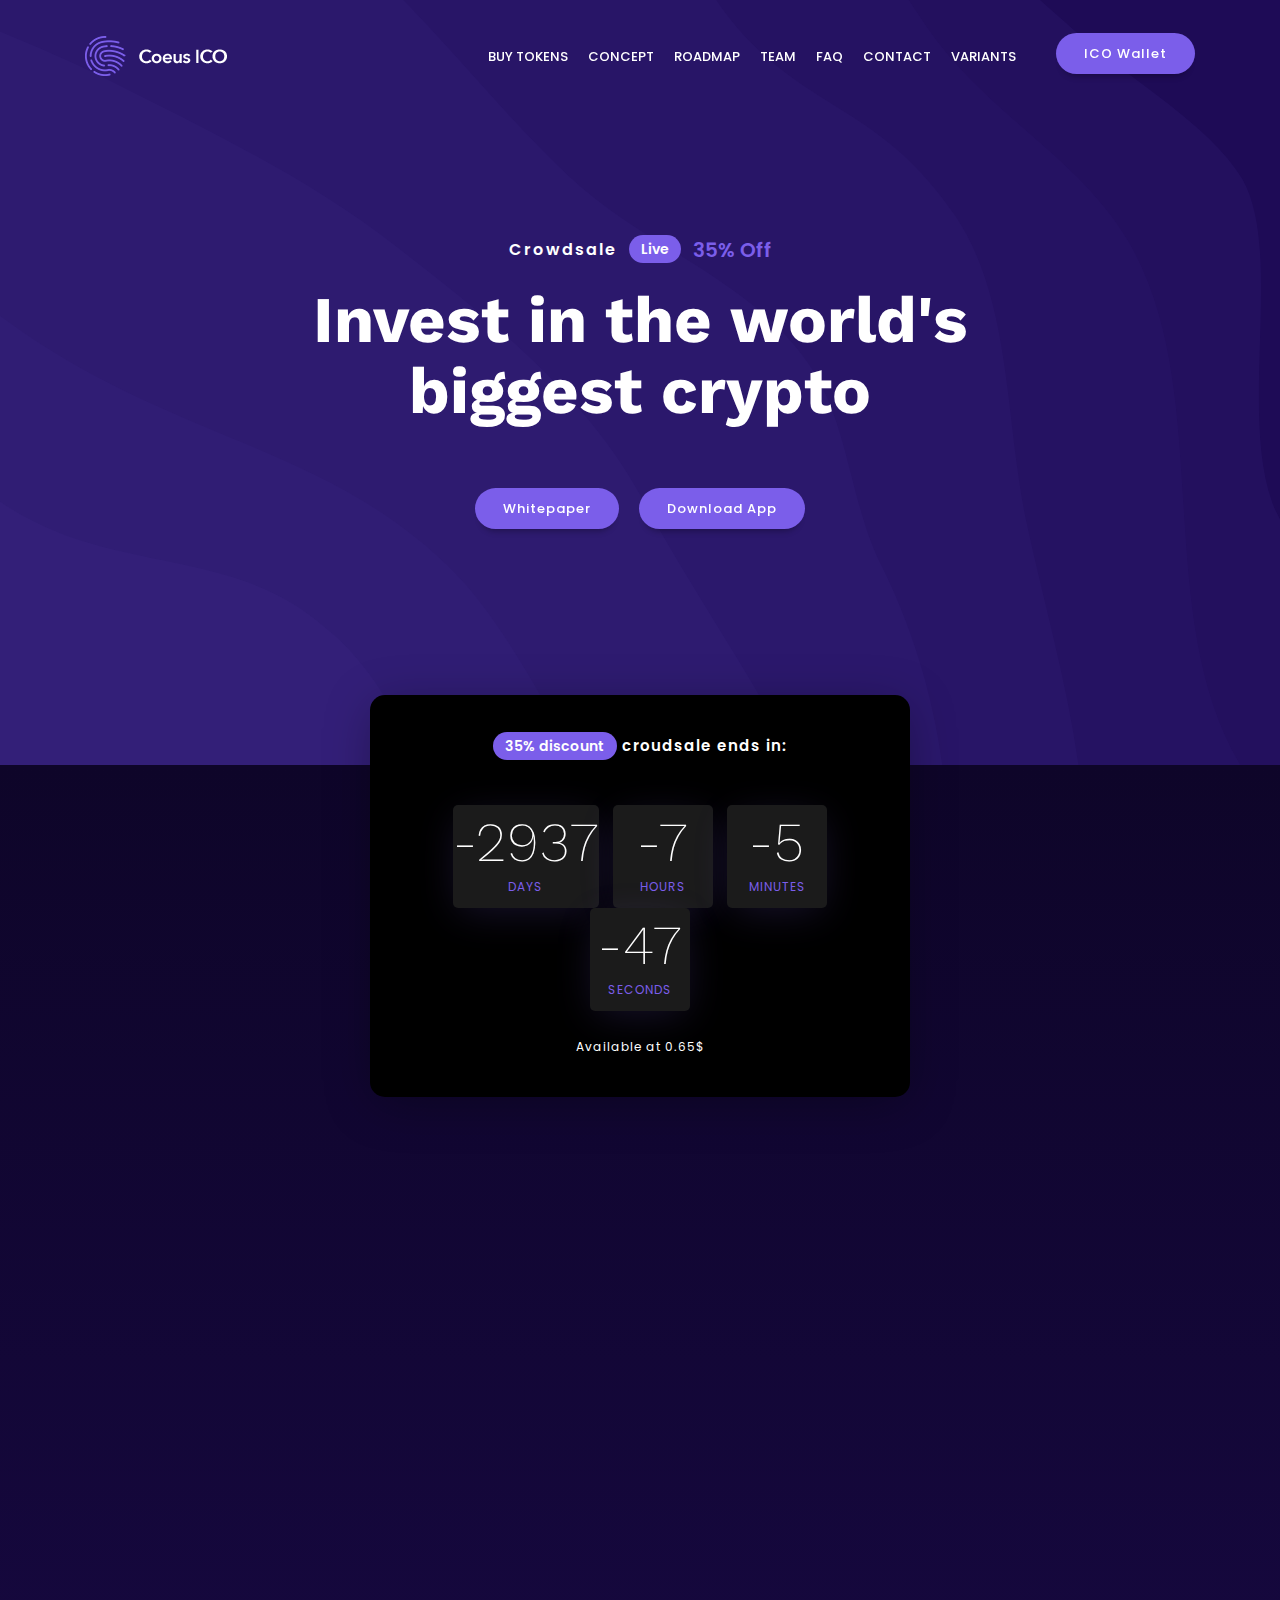
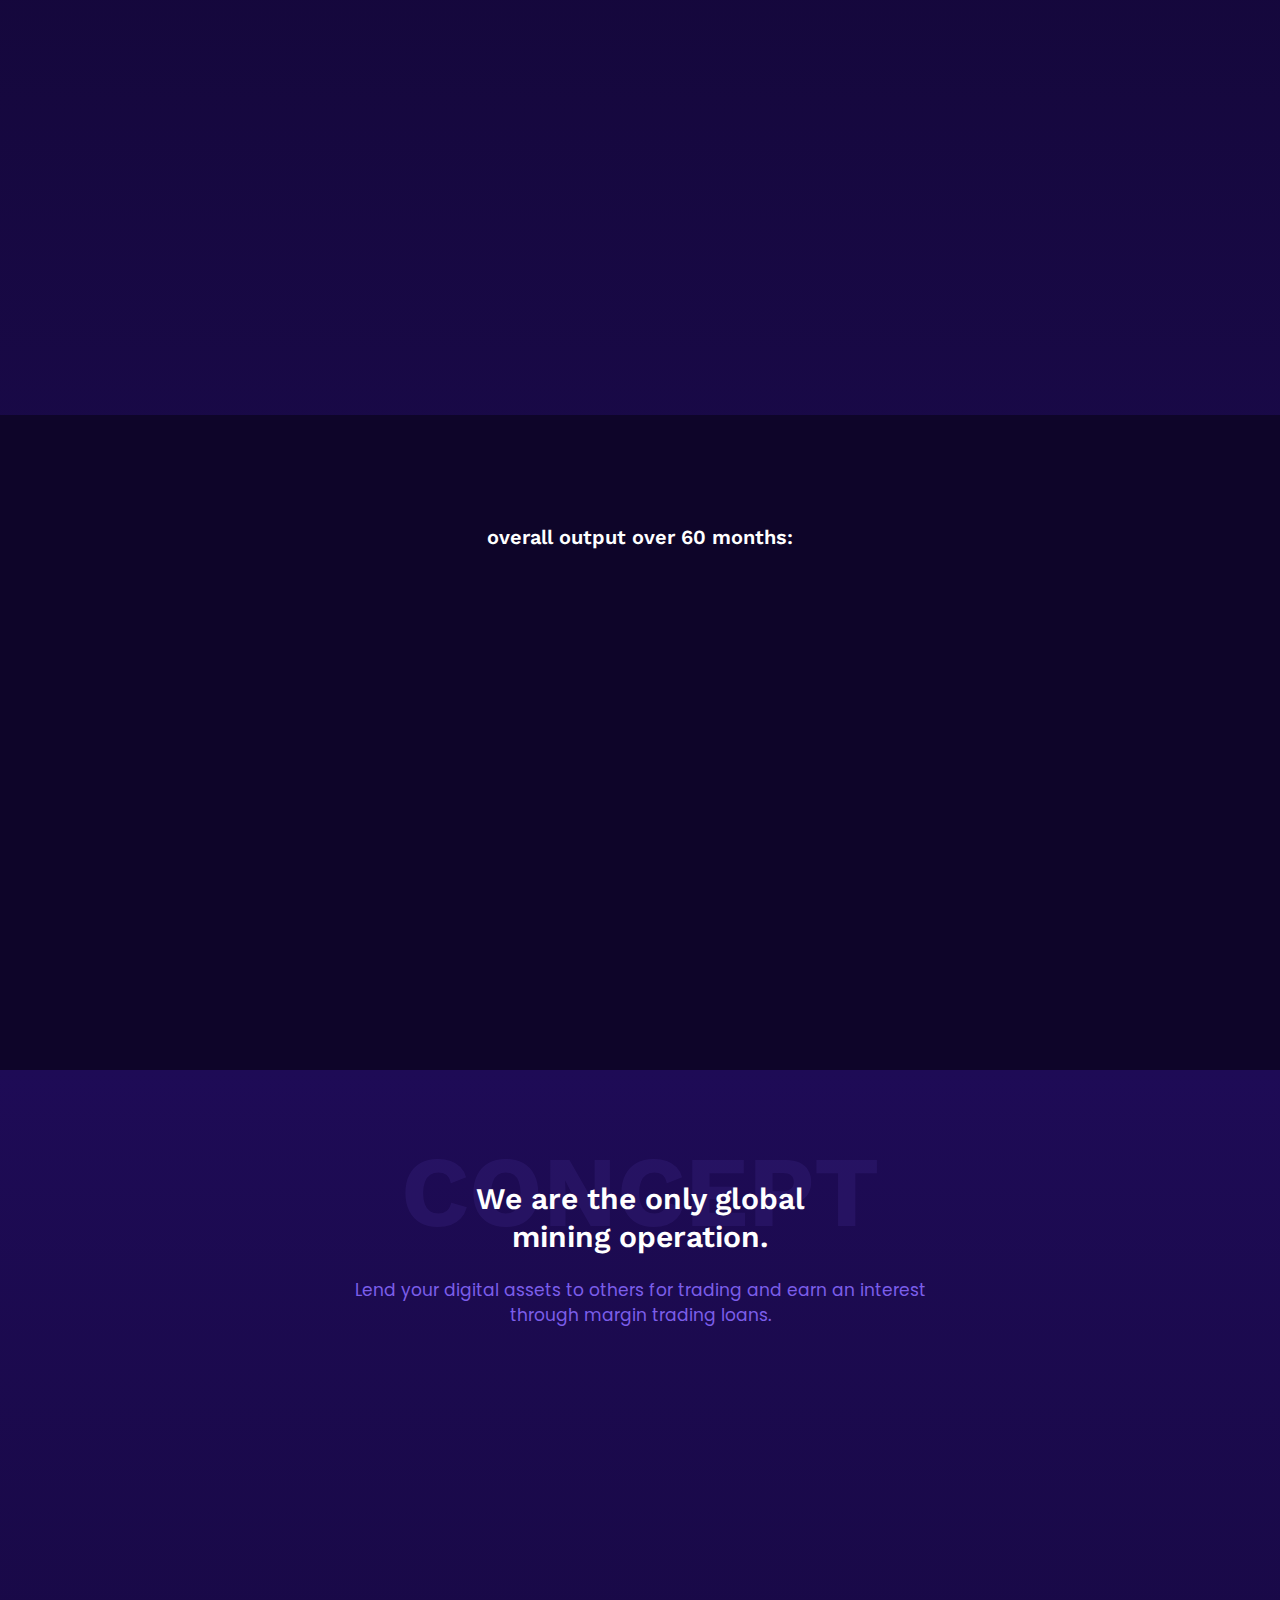
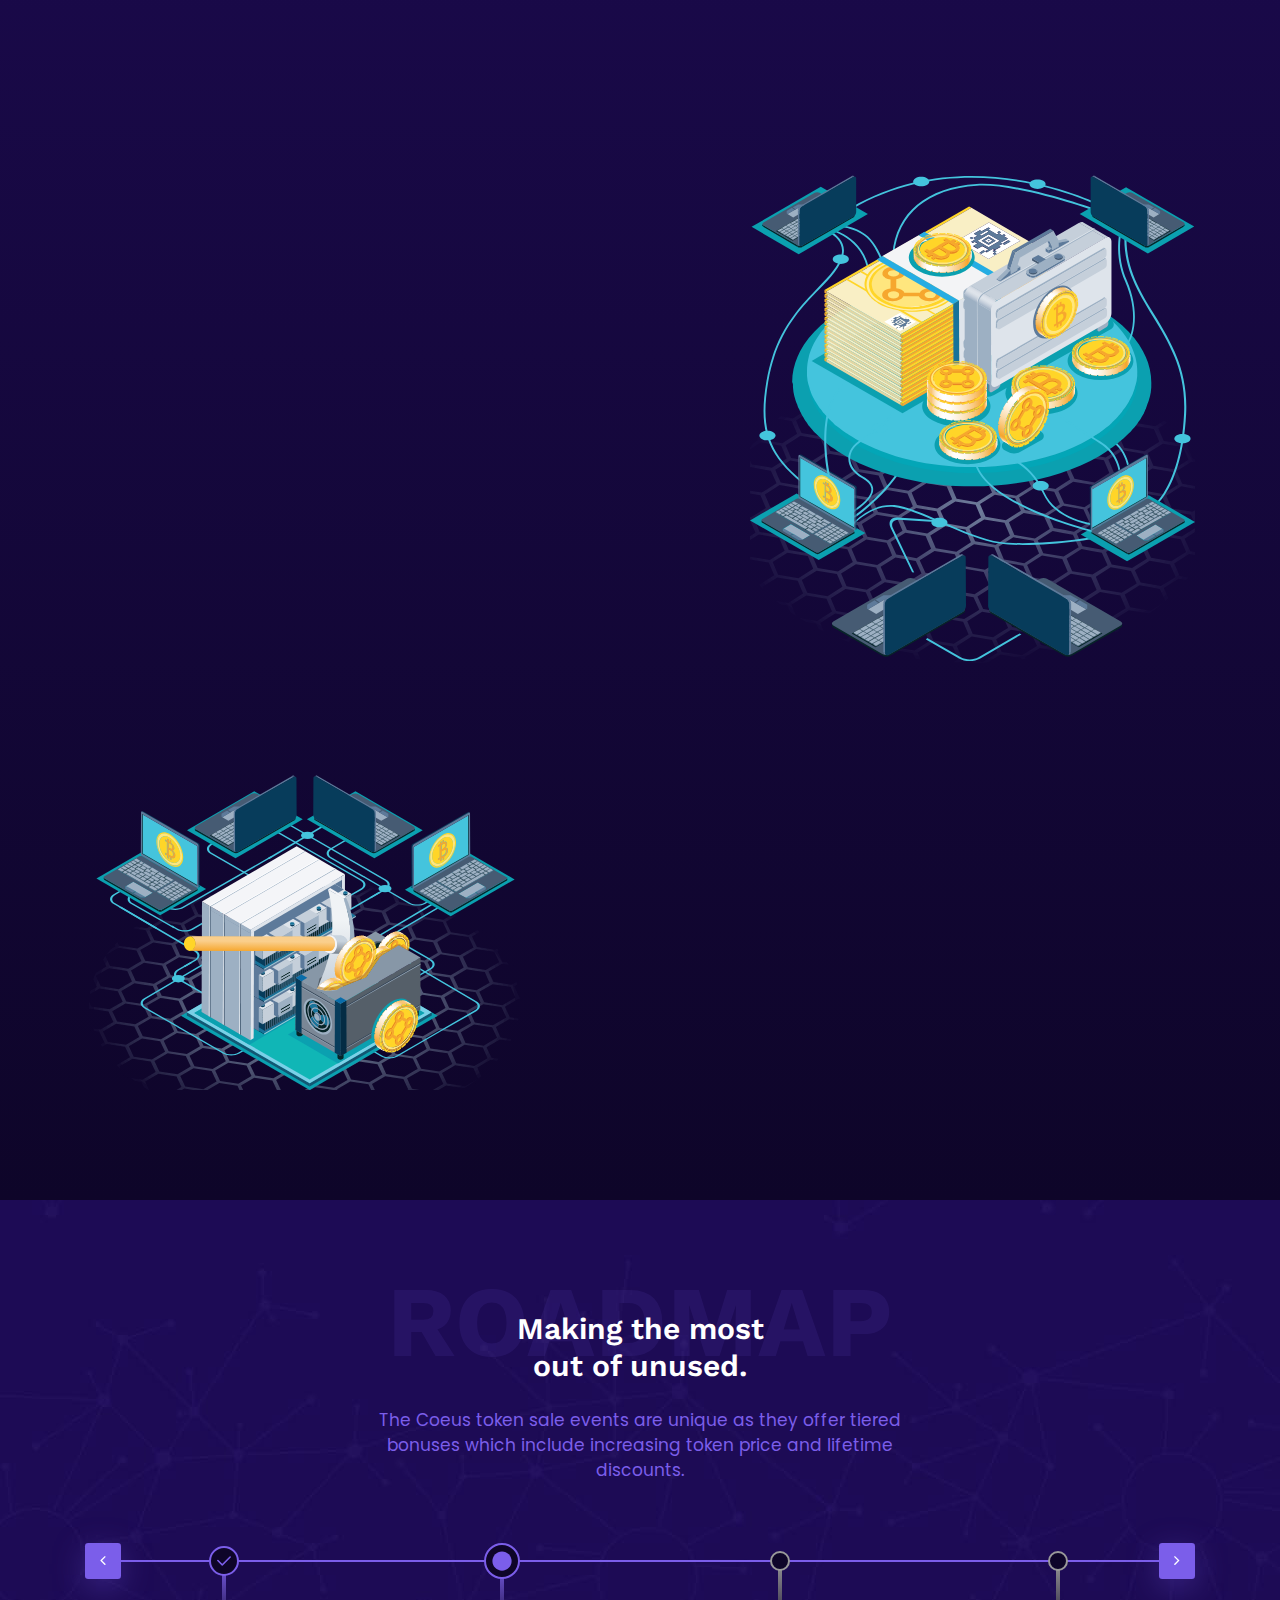
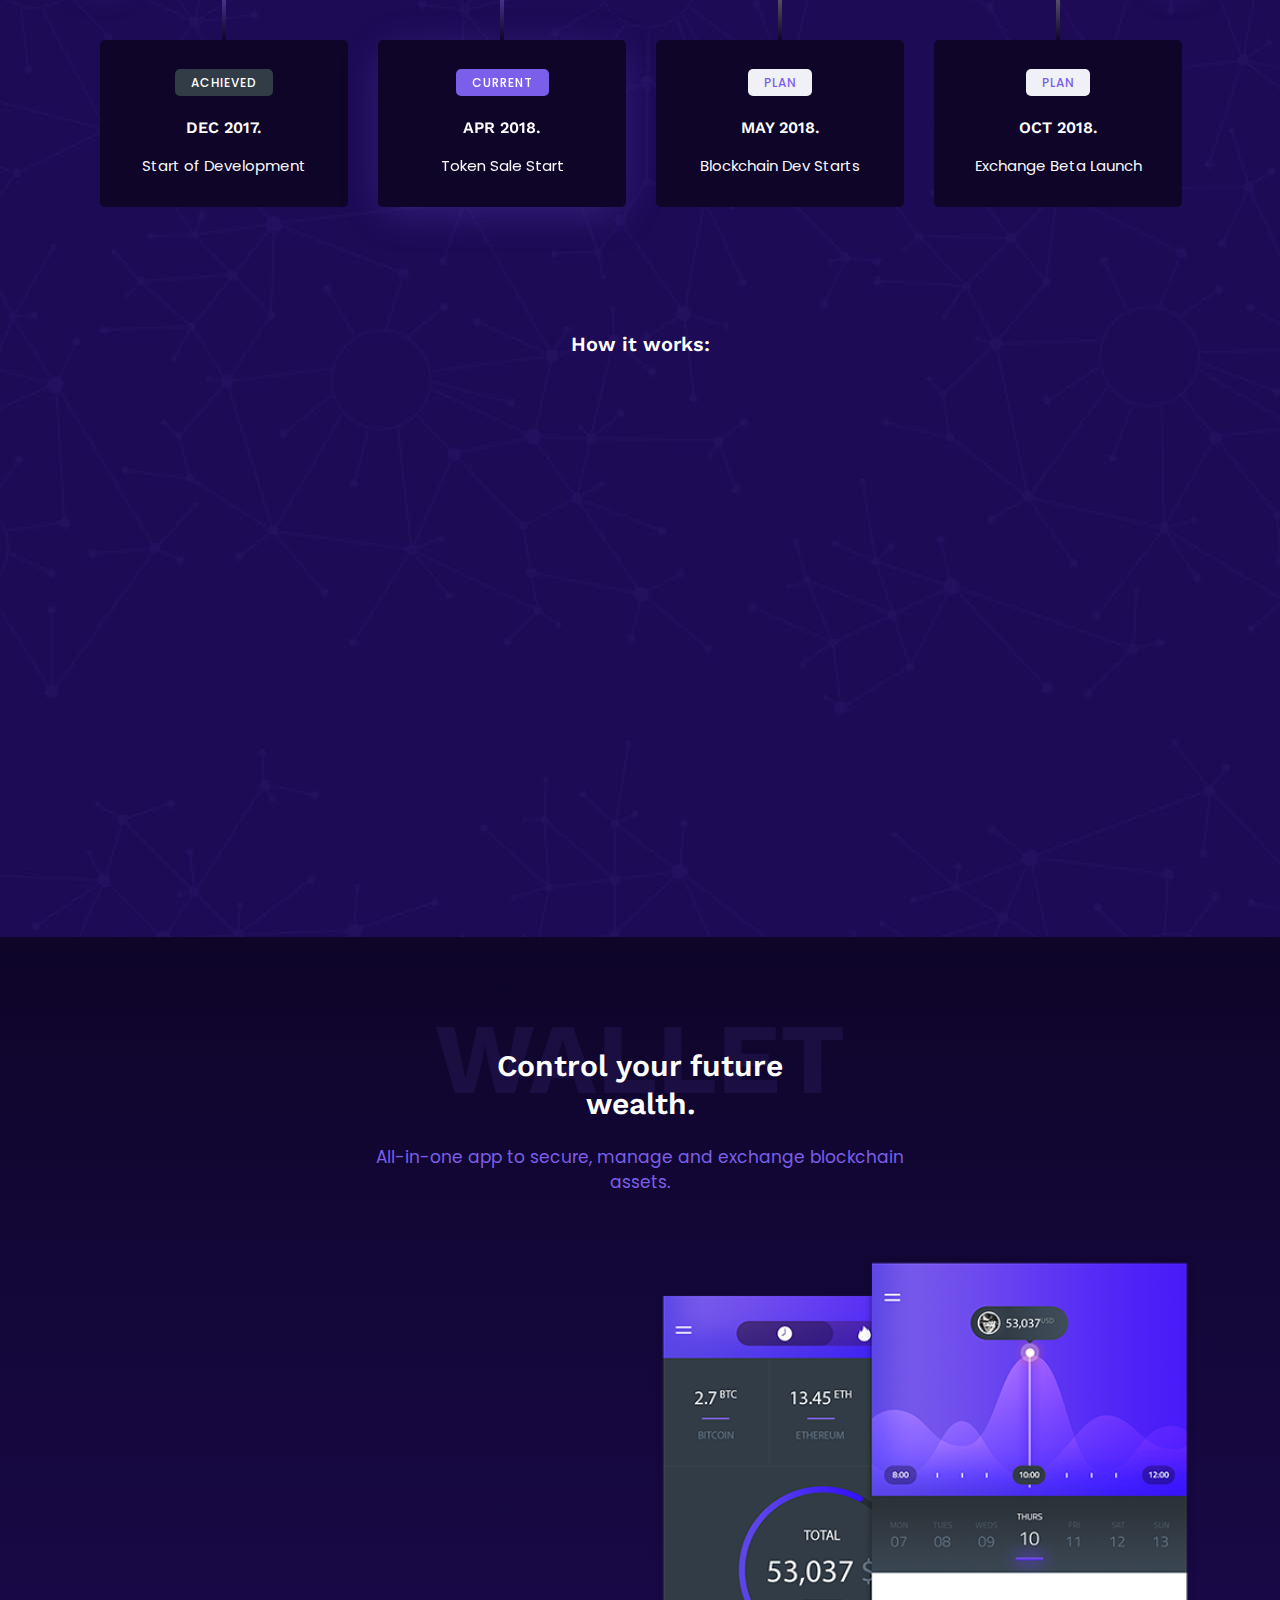
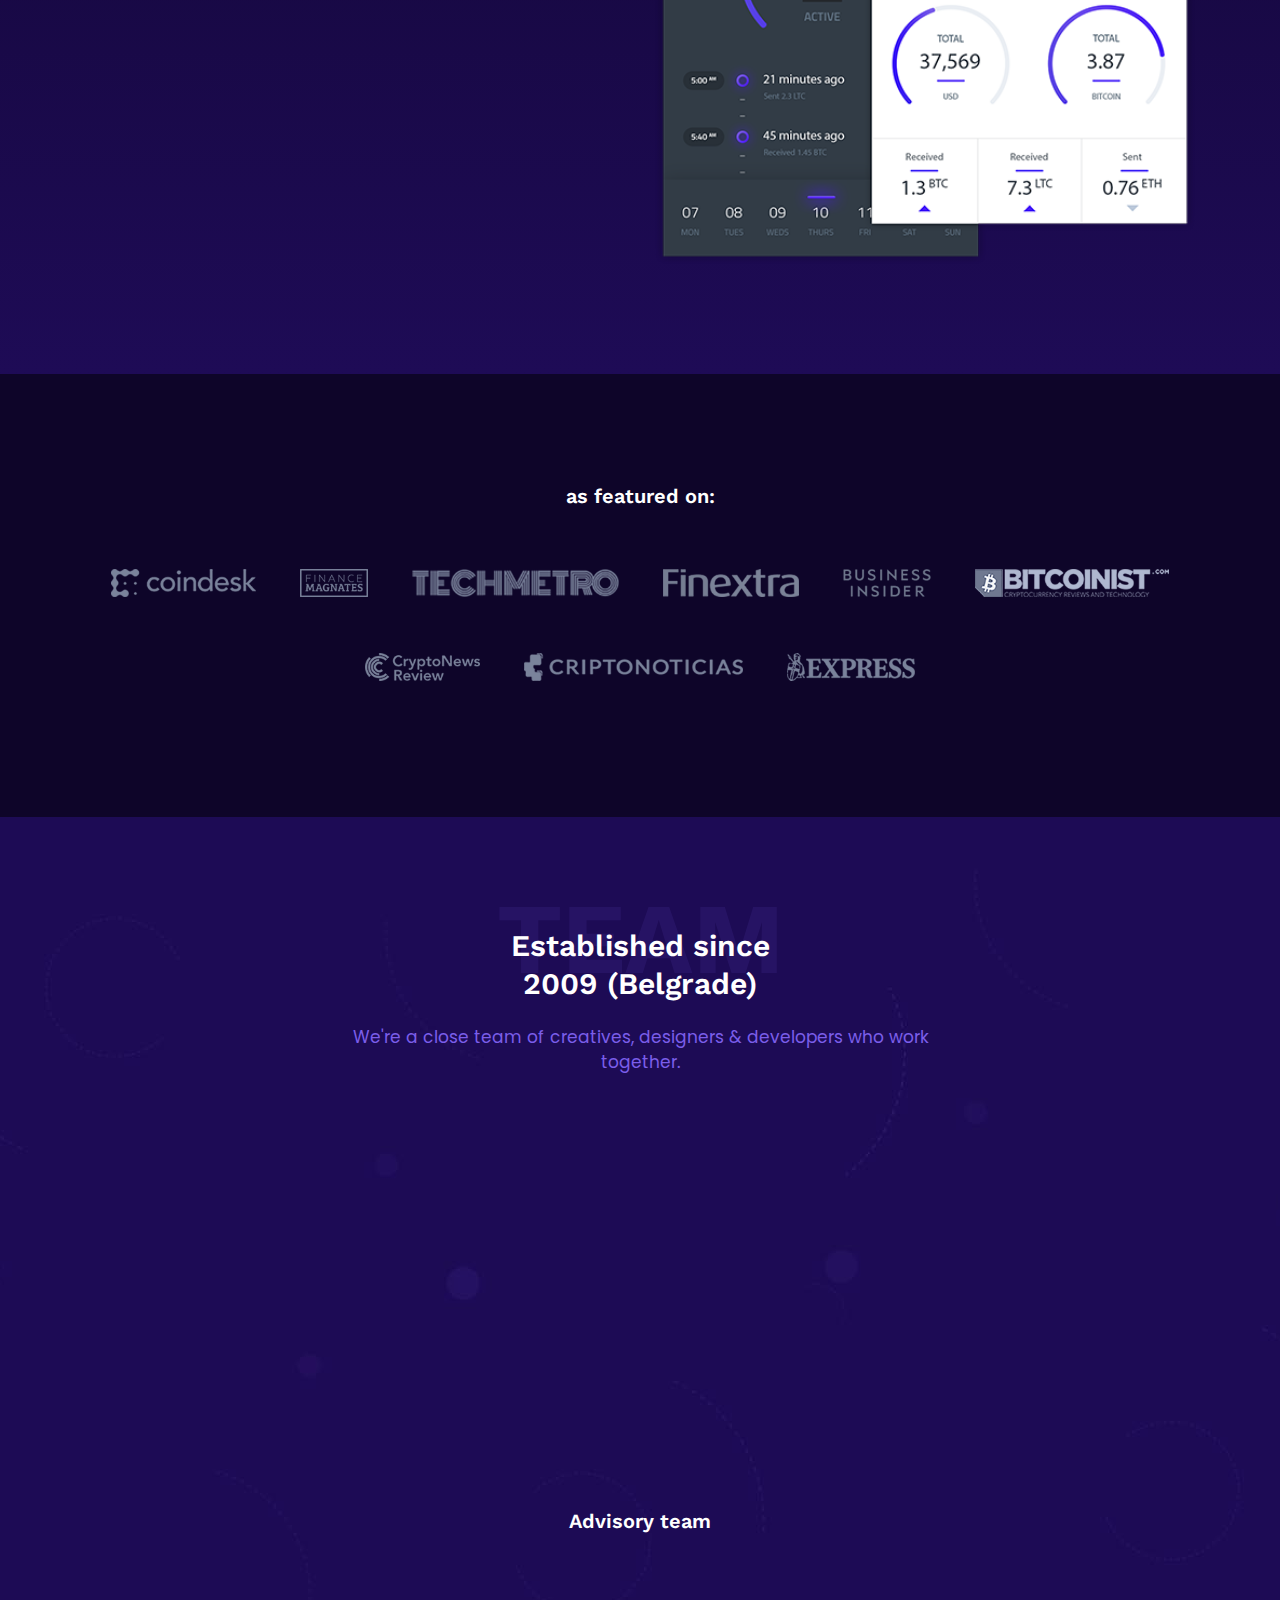
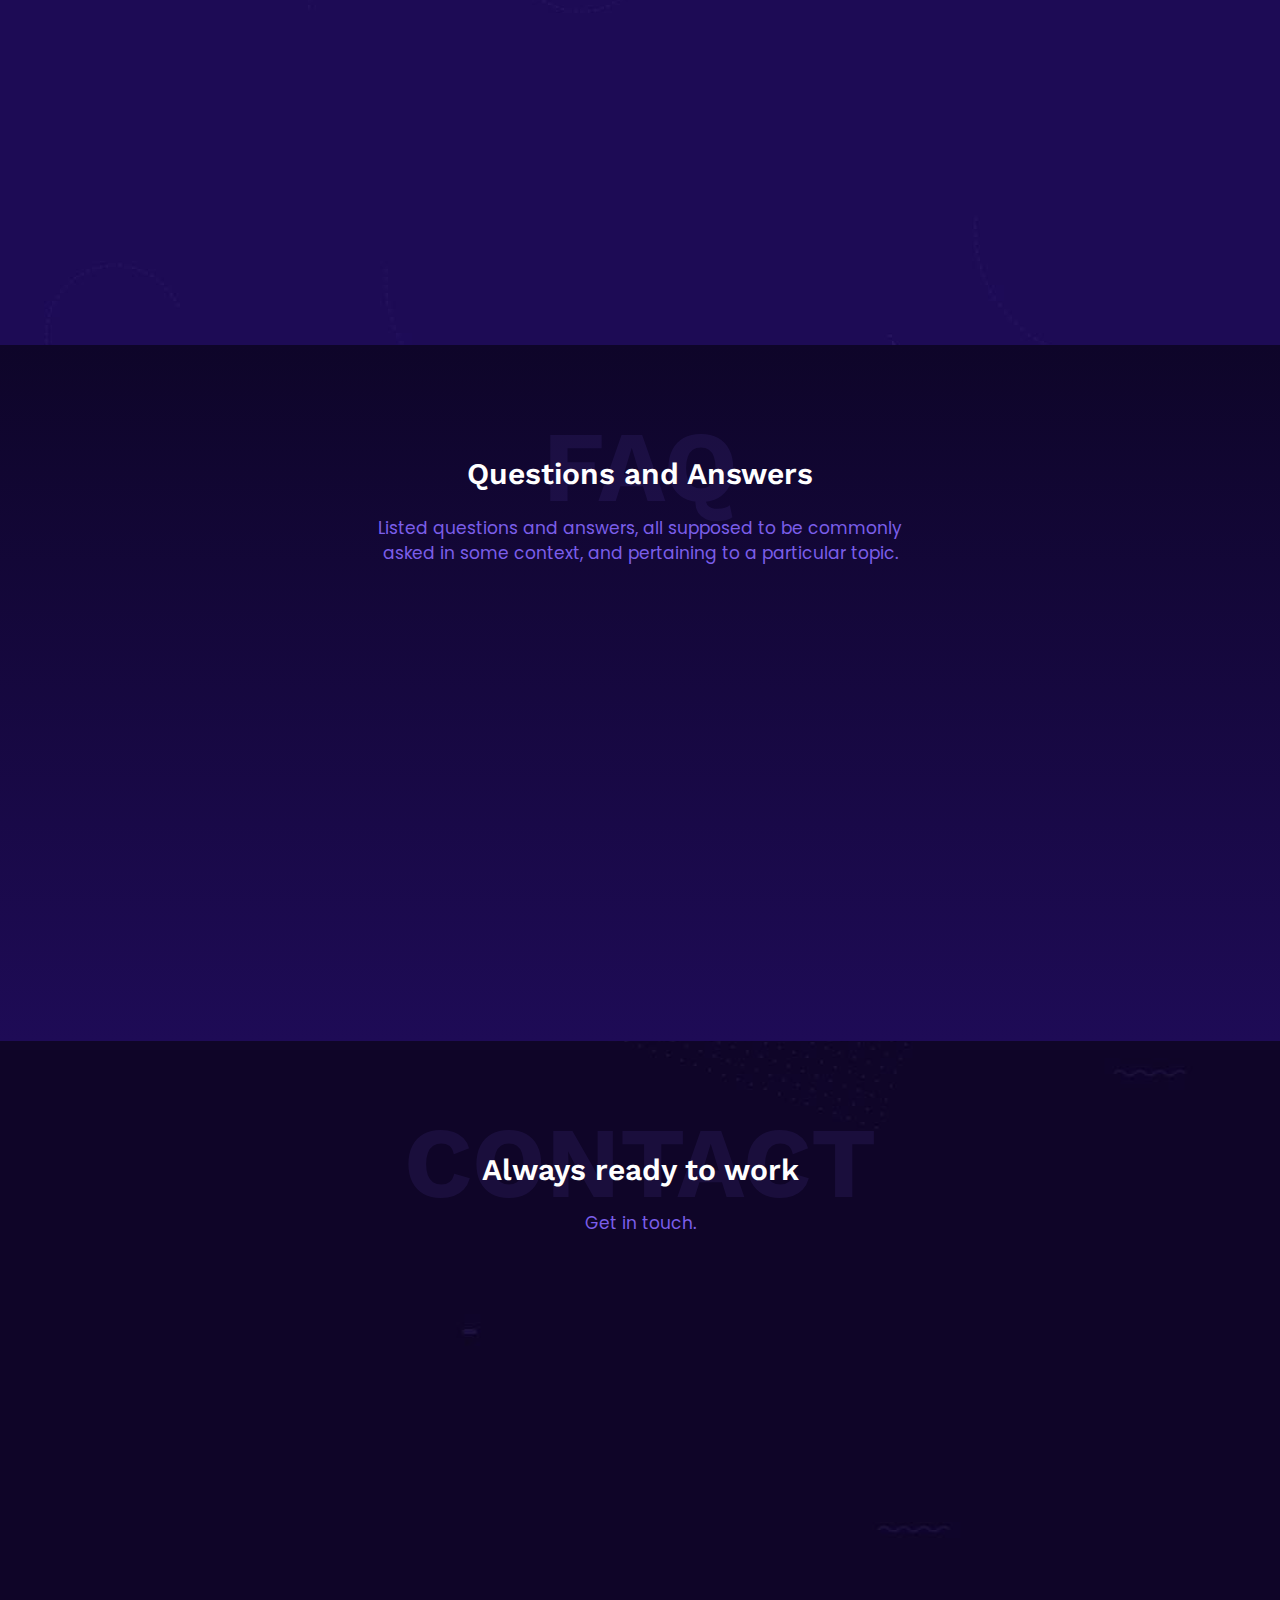
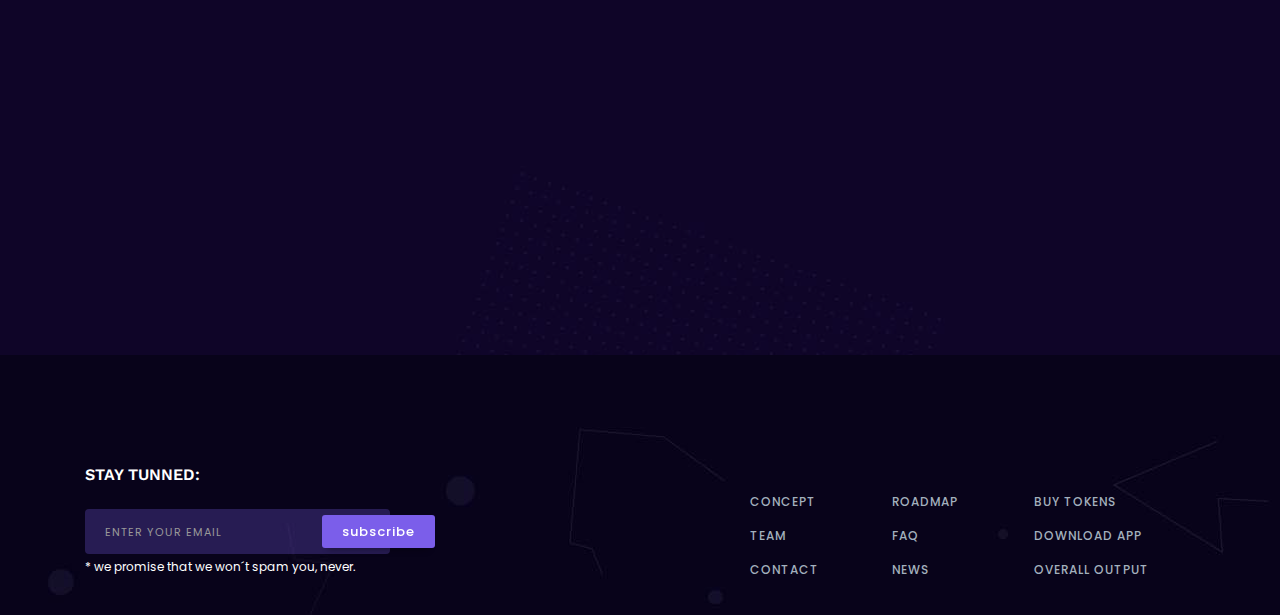
<file: Coeus template/index-8.html>
﻿<!DOCTYPE html>
<!--[if IE 8]><html class="no-js lt-ie9" lang="en"> <![endif]-->
<!--[if gt IE 8]>
<!--><html class="no-js" lang="en"><!--<![endif]-->
<head>

	<!-- Basic Page Needs
	================================================== -->
	<meta charset="utf-8">
	<title>Coeus</title>
	<meta name="description"  content="Creative Template" />
	<meta name="author" content="IG Design">
	<meta name="keywords"  content="ig design, website, design, html5, css3, jquery, creative, clean, animated, portfolio, blog, one-page, multi-page, corporate, business," />
	<meta property="og:title" content="Creative Template" />
	<meta property="og:type" content="website" />
	<meta property="og:url" content="" />
	<meta property="og:image" content="" />
	<meta property="og:image:width" content="470" />
	<meta property="og:image:height" content="246" />
	<meta property="og:site_name" content="" />
	<meta property="og:description" content="Professional Creative Template" />
	<meta name="twitter:card" content="summary_large_image" />
	<meta name="twitter:site" content="https://twitter.com/IvanGrozdic" />
	<meta name="twitter:domain" content="http://ivang-design.com/" />
	<meta name="twitter:title" content="" />
	<meta name="twitter:description" content="Professional Creative Template" />
	<meta name="twitter:image" content="http://ivang-design.com/" />

	<!-- Mobile Specific Metas
	================================================== -->
	<meta name="viewport" content="width=device-width, initial-scale=1, maximum-scale=1">
	<meta name="theme-color" content="#212121"/>
    <meta name="msapplication-navbutton-color" content="#212121"/>
    <meta name="apple-mobile-web-app-status-bar-style" content="#212121"/>

	<!-- Web Fonts 
	================================================== -->
	<link href="https://fonts.googleapis.com/css?family=Work+Sans:100,200,300,400,500,600,700,800,900" rel="stylesheet"/>
	<link href="https://fonts.googleapis.com/css?family=Poppins:100,100i,200,200i,300,300i,400,400i,500,500i,600,600i,700,700i,800,800i,900,900i" rel="stylesheet"/>
	<link href="https://fonts.googleapis.com/css?family=Crimson+Text:400,400i,600,600i,700,700i" rel="stylesheet"/>	
	
	<!-- CSS
	================================================== -->
	<link rel="stylesheet" href="css/bootstrap.min.css"/>
	<link rel="stylesheet" href="css/font-awesome.min.css"/>
	<link rel="stylesheet" href="css/owl.carousel.css"/>
	<link rel="stylesheet" href="css/owl.transitions.css"/>
	<link rel="stylesheet" href="css/style.css"/>
	<link rel="stylesheet" href="css/colors/color.css"/>
			
	<!-- Favicons
	================================================== -->
	<link rel="icon" type="image/png" href="favicon.png">
	<link rel="apple-touch-icon" href="apple-touch-icon.png">
	<link rel="apple-touch-icon" sizes="72x72" href="apple-touch-icon-72x72.png">
	<link rel="apple-touch-icon" sizes="114x114" href="apple-touch-icon-114x114.png">
	
	
</head>
<body>	

	<div class="loader dark">
		<svg version="1.1" id="Layer_1" xmlns="http://www.w3.org/2000/svg" xmlns:xlink="http://www.w3.org/1999/xlink" x="0px" y="0px"
		 width="24px" height="30px" viewBox="0 0 24 30" style="enable-background:new 0 0 50 50;" xml:space="preserve">
			<rect x="0" y="0" width="4" height="10" fill="#333">
				<animateTransform attributeType="xml"
				attributeName="transform" type="translate"
				values="0 0; 0 20; 0 0"
				begin="0" dur="0.6s" repeatCount="indefinite" />
			</rect>
			<rect x="10" y="0" width="4" height="10" fill="#333">
				<animateTransform attributeType="xml"
				attributeName="transform" type="translate"
				values="0 0; 0 20; 0 0"
				begin="0.2s" dur="0.6s" repeatCount="indefinite" />
			</rect>
			<rect x="20" y="0" width="4" height="10" fill="#333">
				<animateTransform attributeType="xml"
				attributeName="transform" type="translate"
				values="0 0; 0 20; 0 0"
				begin="0.4s" dur="0.6s" repeatCount="indefinite" />
			</rect>
		</svg>	
	</div>
						

	
	<!-- Nav and Logo
	================================================== -->
	
	<div id="menu-wrap" class="menu-back cbp-af-header dark">
		<div class="container">
			<div class="row">
				<div class="col-12">
					<nav class="navbar navbar-expand-lg navbar-light bg-light mx-lg-0">
						<a class="navbar-brand" href="index.html"><img src="img/logo-light.png" alt=""></a>
						<button class="navbar-toggler" type="button" data-toggle="collapse" data-target="#navbarSupportedContent" aria-controls="navbarSupportedContent" aria-expanded="false" aria-label="Toggle navigation">
							<span class="navbar-toggler-icon">
								<span class="menu-icon__line menu-icon__line-left"></span>
								<span class="menu-icon__line"></span>
								<span class="menu-icon__line menu-icon__line-right"></span>
							</span>
						</button>

						<div class="collapse navbar-collapse" id="navbarSupportedContent">
							<ul class="navbar-nav ml-auto">
								<li class="nav-item">
									<a class="nav-link" href="#buy" data-ps2id-offset="120">Buy Tokens</a>
								</li>
								<li class="nav-item">
									<a class="nav-link" href="#concept">Concept</a>
								</li>
								<li class="nav-item">
									<a class="nav-link" href="#roadmap">Roadmap</a>
								</li>
								<li class="nav-item">
									<a class="nav-link" href="#team">Team</a>
								</li>
								<li class="nav-item">
									<a class="nav-link" href="#faq">FAQ</a>
								</li>
								<li class="nav-item">
									<a class="nav-link" href="#contact">Contact</a>
								</li>
								<li class="nav-item">
									<a class="nav-link no-line" href="#">Variants</a>
									<ul class="background-dark-blue-2 sub-shadow">
										<li><a href="index.html">From developers</a></li>
										<li><a href="index-11.html">Countdown gradient</a></li>
										<li><a href="index-2.html">Crowdsale</a></li>
										<li><a href="index-9.html">Azure blockchain - animated</a></li>
										<li><a href="index-3.html">From developers - dark</a></li>
										<li><a href="index-4.html">Crowdsale - dark</a></li>
										<li><a href="index-5.html">From developers - animated</a></li>
										<li><a href="index-10.html">Countdown gradient anime</a></li>
										<li><a href="index-6.html">Crowdsale - animated</a></li>
										<li><a href="index-7.html">From developers - anime dark</a></li>
										<li><a href="index-8.html" class="active-subnav">Crowdsale - animated dark</a></li>
									</ul>
								</li>
								<li class="nav-item mt-2">
									<a class="btn btn-primary js-tilt" href="#app" role="button" data-tilt-perspective="300" data-tilt-speed="700" data-tilt-max="24"><span>ICO Wallet</span></a>
								</li>
							</ul>
						</div>
					</nav>				
				</div>
			</div>
		</div>
	</div>

	
	<!-- Primary Page Layout
	================================================== -->

	<div class="section big-85-height">
		<div class="background-path">
			<svg class="scene dark" preserveAspectRatio="none" viewBox="0 0 1440 800" >
				<path d="M -84.52,-81.13 C -94.62,-73.4 -88.88,-59.55 -90.33,-48.91 -89.29,27.31 -89.61,103.5 -88.33,179.8 -85.99,416.1 -81.32,888.9 -81.32,888.9 -81.32,888.9 974.5,888.7 1587,891.9 1518,719.9 1487,644 1429,533 1388,437.7 1447,259.7 1400,187 1362,132 1270,90.53 1207,39.93 1161,2.932 1071,-74.45 1071,-74.45 1071,-74.45 914.5,-77.77 848.2,-80.17 537.6,-80.84 227,-81.38 -83.6,-81.6 -83.91,-81.44 -84.21,-81.29 -84.52,-81.13 Z" class="M -84.52,-81.13 C -94.62,-73.4 -88.88,-59.55 -90.33,-48.91 -89.29,27.31 -89.61,103.5 -88.33,179.8 -85.99,416.1 -81.32,888.9 -81.32,888.9 -81.32,888.9 974.5,888.7 1587,891.9 1576,704.7 1517,625.7 1459,514.7 1418,419.4 1430,288.5 1382,187 1349,116.3 1296,54.47 1240,0.3429 1205,-33.51 1120,-83.59 1120,-83.59 1120,-83.59 914.5,-77.77 848.2,-80.17 537.6,-80.84 227,-81.38 -83.6,-81.6 -83.91,-81.44 -84.21,-81.29 -84.52,-81.13 Z"></path>
				<path d="M 665.2,-83.08 C 413.7,-81.89 162.2,-82.43 -89.29,-81.61 -90.35,164.3 -85.06,410.2 -84.09,656.1 -83.37,733.7 -82.64,811.3 -81.92,888.9 442.4,889.8 966.7,890.7 1491,891.6 1253,747.5 1417,429.4 1286,245.4 1227,163.2 1107,142.1 1043,64.54 1009,24.41 973,-76.01 973,-76.01 973,-76.01 706.6,-83.67 665.2,-83.08 Z" class="M 665.2,-83.08 C 413.7,-81.89 162.2,-82.43 -89.29,-81.61 -90.35,164.3 -85.06,410.2 -84.09,656.1 -83.37,733.7 -82.64,811.3 -81.92,888.9 442.4,889.8 966.7,890.7 1491,891.6 1253,747.5 1349,460.4 1243,260.6 1199,176.6 1145,96.92 1083,24.95 1050,-12.63 973,-76.01 973,-76.01 973,-76.01 706.6,-83.67 665.2,-83.08 Z"></path>
				<path d="M -85.01,-74.02 C -92.39,-66.64 -85.37,-55.79 -87.81,-46.91 -86.65,265.1 -84.66,577.2 -83.18,889.2 317.2,888.3 717.5,885.8 1118,890.4 1152,890.6 1187,890.9 1221,890 1219,768.3 1224,643.6 1187,526 1153,417 1091,319.3 1029,224.1 998.8,178.5 968.8,132.6 936.6,88.23 891.7,27.39 772.2,-78.96 772.2,-78.96 772.2,-78.96 222.1,-81.07 -85.01,-74.02 Z" class="M -85.01,-74.02 C -92.39,-66.64 -85.37,-55.79 -87.81,-46.91 -86.65,265.1 -84.66,577.2 -83.18,889.2 317.2,888.3 717.5,885.8 1118,890.4 1152,890.6 1187,890.9 1221,890 1219,768.3 1175,659.3 1150,544.3 1128,438.4 1143,312.6 1081,227.1 1004,121.1 925.8,114.8 851.3,54.73 762,-17.34 772.2,-78.96 772.2,-78.96 772.2,-78.96 222.1,-81.07 -85.01,-74.02 Z"></path>
				<path d="M -92.42,-79.11 C -89.97,243.8 -87.52,566.7 -85.07,889.6 201.8,889.9 488.7,889.9 775.5,895.6 880.4,896.9 985.2,894 1090,892.5 1064,773.3 1037,651.6 976.1,544.8 946.7,495.8 914.6,448.3 882,401.3 820.9,314.4 742.3,252 666.4,177.4 583.2,98.01 496.5,12.18 386.7,-23.38 328.4,-45.64 232.6,-81.38 232.6,-81.38 232.6,-81.38 9.82,-84.94 -92.42,-79.11 Z" class="M -92.42,-79.11 C -89.97,243.8 -87.52,566.7 -85.07,889.6 201.8,889.9 488.7,889.9 775.5,895.6 880.4,896.9 1063,889.5 1063,889.5 1063,889.5 1081,768.2 997.4,608.7 958.5,534.8 969.9,436.8 918.5,370.8 848.4,280.8 717,260.3 629.9,186.5 552.6,121.2 491.5,38.73 426.3,-38.61 412.9,-54.44 387.9,-87.47 387.9,-87.47 387.9,-87.47 9.82,-84.94 -92.42,-79.11 Z"></path>
				<path d="M -88.6,95.54 C -90.38,166.1 -88.23,236.7 -88.68,307.4 L -86.19,890 C 229.7,890.2 939.8,892.4 939.8,892.4 855.2,767 831,639.4 721.4,519.4 634.7,424.5 526.4,360.9 428.8,281.8 332.7,204 251.6,102.3 140.1,48.9 70.75,15.73 -24.82,24.2 -85.28,0.03 Z" class="M -88.6,95.54 C -90.38,166.1 -88.23,236.7 -88.68,307.4 L -86.19,890 C 229.7,890.2 939.8,892.4 939.8,892.4 906.9,734.7 779.3,676 721.4,519.4 676.8,398.8 566.5,307.1 458.9,236.6 355.2,168.7 220.3,165.7 107.8,113.5 40.05,82.12 -24.82,24.2 -85.28,0.03 Z"></path>
				<path d="M -95.69,252.3 -87.65,890.4 698.1,892 C 698.1,892 599.1,687.7 518.9,610.6 348,446.2 131.4,466.5 -95.69,252.3 Z" class="M -95.69,252.3 -87.65,890.4 698.1,892 C 698.1,892 569.8,587.1 448.9,482.7 299.7,353.9 131.4,466.5 -95.69,252.3 Z"></path>
				<path d="M -85.59,444.4 -85.59,890.6 489,895.6 C 489,895.6 436.8,745.3 382.5,690.8 258.1,565.8 57.98,629.2 -85.59,444.4 Z" class="M -85.59,444.4 -85.59,890.6 546.9,895.6 C 546.9,895.6 517.4,695.4 339.9,593.4 187.7,505.9 57.98,629.2 -85.59,444.4 Z"></path>
			</svg>
		</div>
		<div class="hero-center-wrap">
			<div class="container">
				<div class="row">
					<div class="col-md-12 text-center mb-1 parallax-fade-top">
						<p class="text-white">Crowdsale <span class="back-color">Live</span> <span class="font-big-color">35% Off</span></p>
					</div>
					<div class="col-md-12 text-center parallax-fade-top">
						<h1 class="text-white">Invest in the world's<br>biggest crypto</h1>
					</div>
					<div class="col-md-12 text-center mt-4 mt-lg-5 parallax-fade-top">
						<a class="btn btn-primary js-tilt" href="#" role="button" data-tilt-perspective="300" data-tilt-speed="700" data-tilt-max="24"><span>Whitepaper</span></a>
						<a class="btn btn-primary js-tilt" href="#app" data-gal="m_PageScroll2id" data-ps2id-offset="68" role="button" data-tilt-perspective="300" data-tilt-speed="700" data-tilt-max="24"><span>Download App</span></a>
					</div>
				</div>
			</div>
		</div>	
	</div>

	<div class="section background-gradient-dark z-bigger">
		<div class="container">
			<div class="row">
				<div class="col-12 col-lg-6 offset-lg-3">
					<div class="countdown background-black translateY-70 big-shadow-down">
						<p class="mb-4 mb-lg-5"><span>35% discount</span> croudsale ends in:</p>
						<div class="section">
							<ul>
								<li class="background-dark-2"><span id="days"></span>days</li>
								<li class="background-dark-2"><span id="hours"></span>hours</li>
								<li class="background-dark-2"><span id="minutes"></span>minutes</li>
								<li class="background-dark-2"><span id="seconds"></span>seconds</li>
							</ul>
						</div>
						<p class="mt-4 mb-0"><small>Available at 0.65$</small></p>
					</div>
				</div>
			</div>
		</div>
		<div class="section padding-bottom-big" id="buy">
		<div class="section mb-5">
			<div class="container">
				<div class="row">
					<div class="col-md-8 offset-md-2" data-scroll-reveal="enter bottom move 50px over 0.6s after 0.3s">
						<p class="lead text-center text-white">We are the only global mining operation - not affected by issues like energy price spikes, hardware shortages, governmental issues or fixed, stationary locations.</p>
					</div>
					<div class="col-md-12 text-center mt-4" data-scroll-reveal="enter bottom move 50px over 0.6s after 0.3s">
						<a class="btn btn-primary js-tilt" href="#" role="button" data-tilt-perspective="300" data-tilt-speed="700" data-tilt-max="24"><span>Buy Tokens 35% Off</span></a>
					</div>
					<div class="col-md-12 mt-5" data-scroll-reveal="enter bottom move 50px over 0.6s after 0.3s">
						<p class="text-center text-white">payment methods</p>
					</div>
					<div class="col-md-12 mt-1" data-scroll-reveal="enter bottom move 50px over 0.6s after 0.3s">
						<ul class="payment-methods text-white">
							<li><img src="img/bitcoin.png" alt=""><p>bitcoin</p></li>
							<li><img src="img/etherium-light.png" alt=""><p>ethereum</p></li>
							<li><img src="img/litecoin.png" alt=""><p>litecoin</p></li>
							<li><img src="img/usd-light.png" alt=""><p>US Dollars</p></li>
						</ul>
					</div>
				</div>
			</div>
		</div>
		<div class="section mt-5">
			<div class="container">
				<div class="row">
					<div class="col-xl-3 col-sm-6" data-scroll-reveal="enter bottom move 50px over 0.6s after 0.3s">
						<div class="table-sale background-dark-blue-2">
							<p class="text-center"><span>50% Off</span></p>
							<div class="table-line mt-4 mb-4"></div>
							<h4 class="text-center">1 coe</h4>
							<p class="text-center">0.5 US dollars</p>
							<div class="table-line mt-4 mb-4"></div>
							<p class="text-center">Sold Out 2M Tokens</p>
							<p class="text-center">March 20 - 31</p>
							<a class="btn disabled mt-5" href="#" role="button"><span>Sold Out</span></a>
						</div>
					</div>
					<div class="col-xl-3 col-sm-6 mt-4 mt-sm-0" data-scroll-reveal="enter bottom move 50px over 0.6s after 0.5s">
						<div class="table-sale background-color table-shadow">
							<h4 class="text-center">now</h4>
							<div class="table-line mt-4 mb-4"></div>
							<h4 class="text-center">1 coe</h4>
							<p class="text-center">0.65 US dollars</p>
							<div class="table-line mt-4 mb-4"></div>
							<p class="text-center">Available 8M Tokens</p>
							<p class="text-center">April 1 - 15</p>
							<a class="btn btn-primary table-ver mt-5 js-tilt" href="#" role="button" data-tilt-perspective="300" data-tilt-speed="700" data-tilt-max="24"><span>Buy 35% Off</span></a>
						</div>
					</div>
					<div class="col-xl-3 col-sm-6 mt-4 mt-xl-0" data-scroll-reveal="enter bottom move 50px over 0.6s after 0.7s">
						<div class="table-sale background-dark-blue-2 future-price">
							<p class="text-center"><span>25% Off</span></p>
							<div class="table-line mt-4 mb-4"></div>
							<h4 class="text-center">1 coe</h4>
							<p class="text-center text-white">0.75 US dollars</p>
							<div class="table-line mt-4 mb-4"></div>
							<p class="text-center text-white">Available 6M Tokens</p>
							<p class="text-center text-white">April 16 - 25</p>
							<a class="btn disabled mt-5 background-dark-blue text-white" href="#" role="button"><span>25 days</span></a>
						</div>
					</div>
					<div class="col-xl-3 col-sm-6 mt-4 mt-xl-0" data-scroll-reveal="enter bottom move 50px over 0.6s after 0.9s">
						<div class="table-sale background-dark-blue-2 future-price">
							<p class="text-center"><span>10% Off</span></p>
							<div class="table-line mt-4 mb-4"></div>
							<h4 class="text-center">1 coe</h4>
							<p class="text-center text-white">0.9 US dollars</p>
							<div class="table-line mt-4 mb-4"></div>
							<p class="text-center text-white">Available 4M Tokens</p>
							<p class="text-center text-white">April 26 - May 10</p>
							<a class="btn disabled mt-5 background-dark-blue text-white" href="#" role="button"><span>40 days</span></a>
						</div>
					</div>
				</div>
			</div>
		</div>
		</div>

		<div class="section padding-top-big padding-bottom-big background-dark-blue-2">
			<div class="container">
				<div class="row">
					<div class="col-md-12">
						<div class="title-wrap text-center">
							<h5 class="color-light">overall output over 60 months:</h5>
						</div>
					</div>
					<div class="col-md-12" data-scroll-reveal="enter bottom move 50px over 0.6s after 0.3s">	
						<div class="line-chart">
							<div class="aspect-ratio">
								<canvas id="chart"></canvas>
							</div>
						</div>				
					</div>
				</div>	
			</div>
		</div>
	</div>

	<div class="section padding-top-bottom-big background-gradient-dark-re" id="concept">
		<div class="container">
			<div class="row">
				<div class="col-md-12">
					<div class="title-wrap text-center">
						<div class="back-title">concept</div>
						<h3 class="text-white">We are the only global<br>mining operation.</h3>
						<p class="color-pr">Lend your digital assets to others for trading and earn an interest through margin trading loans.</p>
					</div>
				</div>
				<div class="col-md-4" data-scroll-reveal="enter bottom move 50px over 0.6s after 0.3s">
					<div class="concept-box">
						<img class="mb-4" src="img/con-1.svg" alt="">
						<h5 class="text-white">Independent</h5>
						<p class="text-grey">Our mobility concept enables super-simple transportation and worldwide deployment.</p>
					</div>
				</div>
				<div class="col-md-4 mt-4 mt-md-0" data-scroll-reveal="enter bottom move 50px over 0.6s after 0.5s">
					<div class="concept-box">
						<img class="mb-4" src="img/con-2.svg" alt="">
						<h5 class="text-white">Fully Scalable</h5>
						<p class="text-grey">Mobile and efficient low-cost hardware and optimized propietary management.</p>
					</div>
				</div>
				<div class="col-md-4 mt-4 mt-md-0" data-scroll-reveal="enter bottom move 50px over 0.6s after 0.7s">
					<div class="concept-box">
						<img class="mb-4" src="img/con-3.svg" alt="">
						<h5 class="text-white">High Growth</h5>
						<p class="text-grey">Our reinvestment strategy enables us to quickly grow our fleet of mobile units.</p>
					</div>
				</div>
				<div class="col-md-12 padding-top-bottom" data-scroll-reveal="enter bottom move 50px over 0.6s after 0.3s">
					<div class="line-sep"></div>
				</div>
			</div>	
		</div>
		<div class="container">
			<div class="row">
				<div class="col-md-6 align-self-center" data-scroll-reveal="enter left move 50px over 0.6s after 0.3s">
					<h4 class="text-white">Creating a win-win<br>for everyone</h4>
					<p class="lead text-grey">An exciting business opportunity should come with equally exciting rewards.</p>
					<p class="text-grey">Early adopters can earn up to a 200% bonus based on the final token value should we reach our 100 mil tokens hardcap during our planned token sale event.</p>
					<a class="btn btn-primary mt-4 mx-0 js-tilt" href="#roadmap" data-gal="m_PageScroll2id" data-ps2id-offset="68" role="button" data-tilt-perspective="300" data-tilt-speed="700" data-tilt-max="24"><span>Roadmap</span></a>
				</div>
				<div class="col-md-5 offset-md-1 order-first order-md-last mb-4 mb-md-0">
					<div class="img-wrap">
						<img src="img/1.svg" alt="">
					</div>
				</div>
			</div>	
		</div>	
		<div class="container">
			<div class="row">
				<div class="col-md-12 my-5"></div>
			</div>	
		</div>
		<div class="container">
			<div class="row">
				<div class="col-md-5 mb-4 mb-md-0">
					<div class="img-wrap">
						<img src="img/2.svg" alt="">
					</div>
				</div>
				<div class="col-md-6 offset-md-1 align-self-center" data-scroll-reveal="enter right move 50px over 0.6s after 0.3s">
					<h4 class="text-white">More than just a price jump</h4>
					<p class="text-grey">The Coeus token sale events are unique as they offer tiered bonuses which include not only an increasing token price but also lifetime discounts, a commitment from us to support our tokens liquidity and future value, as well as access to future pre-pre-Token sale events.</p>
					<a class="btn btn-primary mt-4 mx-0 js-tilt" href="#buy" data-gal="m_PageScroll2id" data-ps2id-offset="120" role="button" data-tilt-perspective="300" data-tilt-speed="700" data-tilt-max="24"><span>Buy Tokens</span></a>
				</div>
			</div>	
		</div>		
	</div>

	<div class="section padding-top-bottom-big" id="roadmap">
		<div class="background-parallax" style="background-image: url('img/parallax-dark.jpg')" data-enllax-ratio=".5" data-enllax-type="background" data-enllax-direction="vertical"></div>
		<div class="container">
			<div class="row">
				<div class="col-md-12">
					<div class="title-wrap text-center">
						<div class="back-title">roadmap</div>
						<h3 class="text-white">Making the most<br>out of unused.</h3>
						<p class="color-pr">The Coeus token sale events are unique as they offer tiered bonuses which include increasing token price and lifetime discounts.</p>
					</div>
				</div>
				<div class="col-md-12">
					<div class="customNavigation">
						<a class="prev-roadmap dark"><i class="fa fa-angle-left"></i></a>
						<a class="next-roadmap dark"><i class="fa fa-angle-right"></i></a>
					</div>
					<div id="owl-roadmap" class="owl-carousel owl-theme">											
						<div class="item dark">						 
							<div class="roadmap-box background-dark-blue-2">
								<p class="mb-4 achieved"><span>Achieved</span></p>
								<h6 class="text-white">Dec 2017.</h6>
								<p class="text-grey">Start of Development</p>
							</div>	
						</div>											
						<div class="item dark"> 						 
							<div class="roadmap-box current-road background-dark-blue-2 roadmap-shadow">
								<p class="mb-4"><span>Current</span></p>
								<h6 class="text-white">Apr 2018.</h6>
								<p class="text-grey">Token Sale Start</p>
							</div>	
						</div>												
						<div class="item dark"> 						 
							<div class="roadmap-box next-road background-dark-blue-2">
								<p class="mb-4 plan"><span>Plan</span></p>
								<h6 class="text-white">May 2018.</h6>
								<p class="text-grey">Blockchain Dev Starts</p>
							</div>	
						</div>											
						<div class="item dark"> 						 
							<div class="roadmap-box next-road background-dark-blue-2">
								<p class="mb-4 plan"><span>Plan</span></p>
								<h6 class="text-white">Oct 2018.</h6>
								<p class="text-grey">Exchange Beta Launch</p>
							</div>	
						</div>											
						<div class="item dark"> 						 
							<div class="roadmap-box next-road background-dark-blue-2">
								<p class="mb-4 plan"><span>Plan</span></p>
								<h6 class="text-white">Jan 2019.</h6>
								<p class="text-grey">Expanded Licensing</p>
							</div>	
						</div>											
						<div class="item dark"> 						 
							<div class="roadmap-box next-road background-dark-blue-2">
								<p class="mb-4 plan"><span>Plan</span></p>
								<h6 class="text-white">Mar 2019.</h6>
								<p class="text-grey">Debit Card Launch</p>
							</div>	
						</div>											
						<div class="item dark"> 						 
							<div class="roadmap-box next-road background-dark-blue-2">
								<p class="mb-4 plan"><span>Plan</span></p>
								<h6 class="text-white">May 2019.</h6>
								<p class="text-grey">Partnership For Future</p>
							</div>	
						</div>							
					</div>
				</div>
				<div class="col-md-12 padding-top">
					<div class="title-wrap text-center">
						<h5 class="text-white">How it works:</h5>
					</div>
				</div>
				<div class="col-md-8 offset-md-2" data-scroll-reveal="enter bottom move 50px over 0.6s after 0.3s">
					<div class="video-section video-shadow">
						<figure class="vimeo"> 
							<a href="https://player.vimeo.com/video/239566739">
								<img src="img/video-light.jpg" alt="image"/>
							</a>
						</figure>
					</div>
				</div>
			</div>	
		</div>
	
	</div>

	<div class="section padding-top-bottom-big background-gradient-dark" id="app">
		<div class="container">
			<div class="row">
				<div class="col-md-12">
					<div class="title-wrap text-center">
						<div class="back-title">wallet</div>
						<h3 class="text-white">Control your future<br>wealth.</h3>
						<p class="color-pr">All-in-one app to secure, manage and exchange blockchain assets.</p>
					</div>
				</div>
			</div>	
		</div>
		<div class="container">
			<div class="row">
				<div class="col-md-6 align-self-center" data-scroll-reveal="enter bottom move 50px over 0.6s after 0.3s">
					<h4 class="text-white">It begins with total security.</h4>
					<p class="lead text-grey">View, manage and sort all your tokens easily. Providing fast coin management in your local currency.</p>
					<ul class="app-list mb-5 mt-4">
						<li class="text-grey">Smart by design</li>
						<li class="text-grey">Easy Coin Management</li>
						<li class="text-grey">Instantly import your wallet</li>
						<li class="text-grey">Detailed transaction info</li>
						<li class="text-grey">Custom fees and limits</li>
					</ul>
					<a class="btn btn-primary mx-0 js-tilt" href="#" role="button" data-tilt-perspective="300" data-tilt-speed="700" data-tilt-max="24"><span>Download App</span></a>
					<a class="app-btn ml-4" href="#"><i class="fa fa-apple"></i></a>
					<a class="app-btn ml-2" href="#"><i class="fa fa-android"></i></a>
					<a class="app-btn ml-2" href="#"><i class="fa fa-windows"></i></a>
				</div>
				<div class="col-md-6 order-first order-md-last mb-4 mb-md-0">
					<div class="img-wrap">
						<img src="img/app.png" alt="">
					</div>
				</div>
			</div>	
		</div>	
	</div>

	<div class="section padding-top-big padding-bottom background-dark-blue-2">
		<div class="container">
			<div class="row">
				<div class="col-md-12">
					<div class="title-wrap text-center">
						<h5 class="color-light">as featured on:</h5>
					</div>
				</div>
				<div class="col-md-12">
					<ul class="logo-wrap">
						<li><img src="img/logos/1.png" alt=""></li>
						<li><img src="img/logos/2.png" alt=""></li>
						<li><img src="img/logos/3.png" alt=""></li>
						<li><img src="img/logos/4.png" alt=""></li>
						<li><img src="img/logos/5.png" alt=""></li>
						<li><img src="img/logos/6.png" alt=""></li>
						<li><img src="img/logos/7.png" alt=""></li>
						<li><img src="img/logos/8.png" alt=""></li>
						<li><img src="img/logos/9.png" alt=""></li>
					</ul>
				</div>
			</div>	
		</div>
	</div>

	<div class="section padding-top-bottom-big" id="team">
		<div class="background-parallax" style="background-image: url('img/parallax-dark-1.jpg')" data-enllax-ratio=".5" data-enllax-type="background" data-enllax-direction="vertical"></div>
		<div class="container">
			<div class="row">
				<div class="col-md-12">
					<div class="title-wrap text-center">
						<div class="back-title">team</div>
						<h3 class="text-white">Established since<br>2009 (Belgrade)</h3>
						<p class="color-pr">We're a close team of creatives, designers & developers who work together.</p>
					</div>
				</div>
			</div>	
		</div>
		<div class="container">
			<div class="row justify-content-center">
				<div class="col-lg-4 col-md-6 mb-5 mb-lg-0" data-scroll-reveal="enter bottom move 50px over 0.6s after 0.3s">
					<div class="team-wrap dark">
						<a class="d-inline" data-toggle="modal" data-target="#team-modal-1">
							<div class="team-img-wrap dark js-tilt" data-tilt-perspective="700" data-tilt-speed="700" data-tilt-max="24">
								<img src="img/t5.jpg" alt="">
								<div class="team-img-mask"></div>
							</div>
						</a>
						<h6>Alex Andrews</h6>
						<p>Officer & Founder</p>
						<a class="app-btn" href="#"><i class="fa fa-twitter"></i></a>
						<a class="app-btn ml-3" href="#"><i class="fa fa-linkedin"></i></a>
						<a class="app-btn ml-3" href="#"><i class="fa fa-facebook"></i></a>
						<a class="app-btn ml-3" href="#"><i class="fa fa-git"></i></a>
					</div>
				</div>
				<div class="col-lg-4 col-md-6 mb-5 mb-lg-0" data-scroll-reveal="enter bottom move 50px over 0.6s after 0.5s">
					<div class="team-wrap dark">
						<a class="d-inline" data-toggle="modal" data-target="#team-modal-2">
							<div class="team-img-wrap dark js-tilt" data-tilt-perspective="700" data-tilt-speed="700" data-tilt-max="24">
								<img src="img/t6.jpg" alt="">
								<div class="team-img-mask"></div>
							</div>
						</a>
						<h6>Marco Kulis</h6>
						<p>Development manager</p>
						<a class="app-btn" href="#"><i class="fa fa-linkedin"></i></a>
						<a class="app-btn ml-3" href="#"><i class="fa fa-git"></i></a>
					</div>
				</div>
				<div class="col-lg-4 col-md-6" data-scroll-reveal="enter bottom move 50px over 0.6s after 0.7s">
					<div class="team-wrap dark">
						<a class="d-inline" data-toggle="modal" data-target="#team-modal-3">
							<div class="team-img-wrap dark js-tilt" data-tilt-perspective="700" data-tilt-speed="700" data-tilt-max="24">
								<img src="img/t7.jpg" alt="">
								<div class="team-img-mask"></div>
							</div>
						</a>
						<h6>Anna Furius</h6>
						<p>Senior Developer</p>
						<a class="app-btn" href="#"><i class="fa fa-twitter"></i></a>
						<a class="app-btn ml-3" href="#"><i class="fa fa-facebook"></i></a>
						<a class="app-btn ml-3" href="#"><i class="fa fa-git"></i></a>
					</div>
				</div>
				<div class="col-md-12 padding-top-small">
					<div class="title-wrap text-center mb-5">
						<h5 class="text-white">Advisory team</h5>
					</div>
				</div>
				<div class="col-xl-3 col-md-6 mb-5 mb-xl-0" data-scroll-reveal="enter bottom move 50px over 0.6s after 0.3s">
					<div class="team-wrap dark">
						<a class="d-inline" data-toggle="modal" data-target="#team-modal-4">
							<div class="team-img-wrap dark js-tilt" data-tilt-perspective="700" data-tilt-speed="700" data-tilt-max="24">
								<img src="img/t1.jpg" alt="">
								<div class="team-img-mask"></div>
							</div>
						</a>
						<h6>Frank Furius</h6>
						<p>Managing Director</p>
						<a class="app-btn" href="#"><i class="fa fa-twitter"></i></a>
						<a class="app-btn ml-3" href="#"><i class="fa fa-linkedin"></i></a>
						<a class="app-btn ml-3" href="#"><i class="fa fa-facebook"></i></a>
						<a class="app-btn ml-3" href="#"><i class="fa fa-git"></i></a>
					</div>
				</div>
				<div class="col-xl-3 col-md-6 mb-5 mb-xl-0" data-scroll-reveal="enter bottom move 50px over 0.6s after 0.5s">
					<div class="team-wrap dark">
						<a class="d-inline" data-toggle="modal" data-target="#team-modal-5">
							<div class="team-img-wrap dark js-tilt" data-tilt-perspective="700" data-tilt-speed="700" data-tilt-max="24">
								<img src="img/t2.jpg" alt="">
								<div class="team-img-mask"></div>
							</div>
						</a>
						<h6>Aca Pesic</h6>
						<p>Founder & CEO</p>
						<a class="app-btn" href="#"><i class="fa fa-linkedin"></i></a>
						<a class="app-btn ml-3" href="#"><i class="fa fa-facebook"></i></a>
					</div>
				</div>
				<div class="col-xl-3 col-md-6 mb-5 mb-xl-0" data-scroll-reveal="enter bottom move 50px over 0.6s after 0.7s">
					<div class="team-wrap dark">
						<a class="d-inline" data-toggle="modal" data-target="#team-modal-6">
							<div class="team-img-wrap dark js-tilt" data-tilt-perspective="700" data-tilt-speed="700" data-tilt-max="24">
								<img src="img/t3.jpg" alt="">
								<div class="team-img-mask"></div>
							</div>
						</a>
						<h6>Ela Dobric</h6>
						<p>Executive Director</p>
						<a class="app-btn" href="#"><i class="fa fa-git"></i></a>
						<a class="app-btn ml-3" href="#"><i class="fa fa-linkedin"></i></a>
						<a class="app-btn ml-3" href="#"><i class="fa fa-facebook"></i></a>
					</div>
				</div>
				<div class="col-xl-3 col-md-6" data-scroll-reveal="enter bottom move 50px over 0.6s after 0.9s">
					<div class="team-wrap dark">
						<a class="d-inline" data-toggle="modal" data-target="#team-modal-7">
							<div class="team-img-wrap dark js-tilt" data-tilt-perspective="700" data-tilt-speed="700" data-tilt-max="24">
								<img src="img/t4.jpg" alt="">
								<div class="team-img-mask"></div>
							</div>
						</a>
						<h6>Milena Dobric</h6>
						<p>Founder & CEO</p>
						<a class="app-btn" href="#"><i class="fa fa-twitter"></i></a>
						<a class="app-btn ml-3" href="#"><i class="fa fa-linkedin"></i></a>
						<a class="app-btn ml-3" href="#"><i class="fa fa-git"></i></a>
					</div>
				</div>
			</div>	
		</div>
	</div>

	<!-- Modal Team 1-->

	<div class="modal fade bd-example-modal-lg" id="team-modal-1" tabindex="-1" role="dialog" aria-labelledby="team-modal-1" aria-hidden="true">
		<div class="modal-dialog modal-dialog-centered modal-lg" role="document">
			<div class="modal-content dark">
				<div class="modal-img-wrap" style="background-image: url('img/t5-modal.jpg')"></div>
				<div class="modal-header">
					<button type="button" class="close" data-dismiss="modal" aria-label="Close">
						<span aria-hidden="true"></span>
					</button>
				</div>
				<div class="modal-body">
					<div class="container">
						<div class="row">
							<div class="col-md-12 mb-4">
								<h3 class="mb-0">Alex Andrews</h3>
								<p class="lead">Officer & Founder</p>
							</div>
							<div class="col-xl-12">
								<p class="mb-3">Design must reflect the practical and aesthetic in business but above all... good design must primarily serve people.</p>
								<ul class="app-list mt-4">
									<li>Lead marketing</li>
									<li>Run logistics strategy</li>
									<li>Advised software</li>
								</ul>
								<p class="mt-4 mb-0"><small>html</small></p>
								<div class="progress mt-1 mb-2">
									<div class="progress-bar" style="width: 83%" role="progressbar" aria-valuenow="83" aria-valuemin="0" aria-valuemax="100"></div>
								</div>
								<p class="mb-0"><small>css</small></p>
								<div class="progress mt-1 mb-2">
									<div class="progress-bar" style="width: 75%" role="progressbar" aria-valuenow="75" aria-valuemin="0" aria-valuemax="100"></div>
								</div>
								<p class="mb-0"><small>php</small></p>
								<div class="progress mt-1 mb-4">
									<div class="progress-bar" style="width: 93%" role="progressbar" aria-valuenow="93" aria-valuemin="0" aria-valuemax="100"></div>
								</div>
							</div>
						</div>	
					</div>
				</div>
			</div>
		</div>
	</div>

	<!-- Modal Team 2-->

	<div class="modal fade bd-example-modal-lg" id="team-modal-2" tabindex="-1" role="dialog" aria-labelledby="team-modal-2" aria-hidden="true">
		<div class="modal-dialog modal-dialog-centered modal-lg" role="document">
			<div class="modal-content dark">
				<div class="modal-img-wrap" style="background-image: url('img/t6-modal.jpg')"></div>
				<div class="modal-header">
					<button type="button" class="close" data-dismiss="modal" aria-label="Close">
						<span aria-hidden="true"></span>
					</button>
				</div>
				<div class="modal-body">
					<div class="container">
						<div class="row">
							<div class="col-md-12 mb-4">
								<h3 class="mb-0">Marco Kulis</h3>
								<p class="lead">Officer & Founder</p>
							</div>
							<div class="col-xl-12">
								<p class="mb-3">Design must reflect the practical and aesthetic in business but above all... good design must primarily serve people.</p>
								<ul class="app-list mt-4">
									<li>Lead marketing</li>
									<li>Run logistics strategy</li>
									<li>Advised software</li>
								</ul>
								<p class="mt-4 mb-0"><small>html</small></p>
								<div class="progress mt-1 mb-2">
									<div class="progress-bar" style="width: 83%" role="progressbar" aria-valuenow="83" aria-valuemin="0" aria-valuemax="100"></div>
								</div>
								<p class="mb-0"><small>css</small></p>
								<div class="progress mt-1 mb-2">
									<div class="progress-bar" style="width: 75%" role="progressbar" aria-valuenow="75" aria-valuemin="0" aria-valuemax="100"></div>
								</div>
								<p class="mb-0"><small>php</small></p>
								<div class="progress mt-1 mb-4">
									<div class="progress-bar" style="width: 93%" role="progressbar" aria-valuenow="93" aria-valuemin="0" aria-valuemax="100"></div>
								</div>
							</div>
						</div>	
					</div>
				</div>
			</div>
		</div>
	</div>	

	<!-- Modal Team 3-->

	<div class="modal fade bd-example-modal-lg" id="team-modal-3" tabindex="-1" role="dialog" aria-labelledby="team-modal-3" aria-hidden="true">
		<div class="modal-dialog modal-dialog-centered modal-lg" role="document">
			<div class="modal-content dark">
				<div class="modal-img-wrap" style="background-image: url('img/t7-modal.jpg')"></div>
				<div class="modal-header">
					<button type="button" class="close" data-dismiss="modal" aria-label="Close">
						<span aria-hidden="true"></span>
					</button>
				</div>
				<div class="modal-body">
					<div class="container">
						<div class="row">
							<div class="col-md-12 mb-4">
								<h3 class="mb-0">Anna Furius</h3>
								<p class="lead">Officer & Founder</p>
							</div>
							<div class="col-xl-12">
								<p class="mb-3">Design must reflect the practical and aesthetic in business but above all... good design must primarily serve people.</p>
								<ul class="app-list mt-4">
									<li>Lead marketing</li>
									<li>Run logistics strategy</li>
									<li>Advised software</li>
								</ul>
								<p class="mt-4 mb-0"><small>html</small></p>
								<div class="progress mt-1 mb-2">
									<div class="progress-bar" style="width: 83%" role="progressbar" aria-valuenow="83" aria-valuemin="0" aria-valuemax="100"></div>
								</div>
								<p class="mb-0"><small>css</small></p>
								<div class="progress mt-1 mb-2">
									<div class="progress-bar" style="width: 75%" role="progressbar" aria-valuenow="75" aria-valuemin="0" aria-valuemax="100"></div>
								</div>
								<p class="mb-0"><small>php</small></p>
								<div class="progress mt-1 mb-4">
									<div class="progress-bar" style="width: 93%" role="progressbar" aria-valuenow="93" aria-valuemin="0" aria-valuemax="100"></div>
								</div>
							</div>
						</div>	
					</div>
				</div>
			</div>
		</div>
	</div>	

	<!-- Modal Team 4-->

	<div class="modal fade bd-example-modal-lg" id="team-modal-4" tabindex="-1" role="dialog" aria-labelledby="team-modal-4" aria-hidden="true">
		<div class="modal-dialog modal-dialog-centered modal-lg" role="document">
			<div class="modal-content dark">
				<div class="modal-img-wrap" style="background-image: url('img/t1-modal.jpg')"></div>
				<div class="modal-header">
					<button type="button" class="close" data-dismiss="modal" aria-label="Close">
						<span aria-hidden="true"></span>
					</button>
				</div>
				<div class="modal-body">
					<div class="container">
						<div class="row">
							<div class="col-md-12 mb-4">
								<h3 class="mb-0">Frank Furius</h3>
								<p class="lead">Officer & Founder</p>
							</div>
							<div class="col-xl-12">
								<p class="mb-3">Design must reflect the practical and aesthetic in business but above all... good design must primarily serve people.</p>
								<ul class="app-list mt-4">
									<li>Lead marketing</li>
									<li>Run logistics strategy</li>
									<li>Advised software</li>
								</ul>
								<p class="mt-4 mb-0"><small>html</small></p>
								<div class="progress mt-1 mb-2">
									<div class="progress-bar" style="width: 83%" role="progressbar" aria-valuenow="83" aria-valuemin="0" aria-valuemax="100"></div>
								</div>
								<p class="mb-0"><small>css</small></p>
								<div class="progress mt-1 mb-2">
									<div class="progress-bar" style="width: 75%" role="progressbar" aria-valuenow="75" aria-valuemin="0" aria-valuemax="100"></div>
								</div>
								<p class="mb-0"><small>php</small></p>
								<div class="progress mt-1 mb-4">
									<div class="progress-bar" style="width: 93%" role="progressbar" aria-valuenow="93" aria-valuemin="0" aria-valuemax="100"></div>
								</div>
							</div>
						</div>	
					</div>
				</div>
			</div>
		</div>
	</div>	

	<!-- Modal Team 5-->

	<div class="modal fade bd-example-modal-lg" id="team-modal-5" tabindex="-1" role="dialog" aria-labelledby="team-modal-5" aria-hidden="true">
		<div class="modal-dialog modal-dialog-centered modal-lg" role="document">
			<div class="modal-content dark">
				<div class="modal-img-wrap" style="background-image: url('img/t2-modal.jpg')"></div>
				<div class="modal-header">
					<button type="button" class="close" data-dismiss="modal" aria-label="Close">
						<span aria-hidden="true"></span>
					</button>
				</div>
				<div class="modal-body">
					<div class="container">
						<div class="row">
							<div class="col-md-12 mb-4">
								<h3 class="mb-0">Aca Pesic</h3>
								<p class="lead">Officer & Founder</p>
							</div>
							<div class="col-xl-12">
								<p class="mb-3">Design must reflect the practical and aesthetic in business but above all... good design must primarily serve people.</p>
								<ul class="app-list mt-4">
									<li>Lead marketing</li>
									<li>Run logistics strategy</li>
									<li>Advised software</li>
								</ul>
								<p class="mt-4 mb-0"><small>html</small></p>
								<div class="progress mt-1 mb-2">
									<div class="progress-bar" style="width: 83%" role="progressbar" aria-valuenow="83" aria-valuemin="0" aria-valuemax="100"></div>
								</div>
								<p class="mb-0"><small>css</small></p>
								<div class="progress mt-1 mb-2">
									<div class="progress-bar" style="width: 75%" role="progressbar" aria-valuenow="75" aria-valuemin="0" aria-valuemax="100"></div>
								</div>
								<p class="mb-0"><small>php</small></p>
								<div class="progress mt-1 mb-4">
									<div class="progress-bar" style="width: 93%" role="progressbar" aria-valuenow="93" aria-valuemin="0" aria-valuemax="100"></div>
								</div>
							</div>
						</div>	
					</div>
				</div>
			</div>
		</div>
	</div>	

	<!-- Modal Team 6-->

	<div class="modal fade bd-example-modal-lg" id="team-modal-6" tabindex="-1" role="dialog" aria-labelledby="team-modal-6" aria-hidden="true">
		<div class="modal-dialog modal-dialog-centered modal-lg" role="document">
			<div class="modal-content dark">
				<div class="modal-img-wrap" style="background-image: url('img/t3-modal.jpg')"></div>
				<div class="modal-header">
					<button type="button" class="close" data-dismiss="modal" aria-label="Close">
						<span aria-hidden="true"></span>
					</button>
				</div>
				<div class="modal-body">
					<div class="container">
						<div class="row">
							<div class="col-md-12 mb-4">
								<h3 class="mb-0">Ela Dobric</h3>
								<p class="lead">Officer & Founder</p>
							</div>
							<div class="col-xl-12">
								<p class="mb-3">Design must reflect the practical and aesthetic in business but above all... good design must primarily serve people.</p>
								<ul class="app-list mt-4">
									<li>Lead marketing</li>
									<li>Run logistics strategy</li>
									<li>Advised software</li>
								</ul>
								<p class="mt-4 mb-0"><small>html</small></p>
								<div class="progress mt-1 mb-2">
									<div class="progress-bar" style="width: 83%" role="progressbar" aria-valuenow="83" aria-valuemin="0" aria-valuemax="100"></div>
								</div>
								<p class="mb-0"><small>css</small></p>
								<div class="progress mt-1 mb-2">
									<div class="progress-bar" style="width: 75%" role="progressbar" aria-valuenow="75" aria-valuemin="0" aria-valuemax="100"></div>
								</div>
								<p class="mb-0"><small>php</small></p>
								<div class="progress mt-1 mb-4">
									<div class="progress-bar" style="width: 93%" role="progressbar" aria-valuenow="93" aria-valuemin="0" aria-valuemax="100"></div>
								</div>
							</div>
						</div>	
					</div>
				</div>
			</div>
		</div>
	</div>	

	<!-- Modal Team 7-->

	<div class="modal fade bd-example-modal-lg" id="team-modal-7" tabindex="-1" role="dialog" aria-labelledby="team-modal-7" aria-hidden="true">
		<div class="modal-dialog modal-dialog-centered modal-lg" role="document">
			<div class="modal-content dark">
				<div class="modal-img-wrap" style="background-image: url('img/t4-modal.jpg')"></div>
				<div class="modal-header">
					<button type="button" class="close" data-dismiss="modal" aria-label="Close">
						<span aria-hidden="true"></span>
					</button>
				</div>
				<div class="modal-body">
					<div class="container">
						<div class="row">
							<div class="col-md-12 mb-4">
								<h3 class="mb-0">Milena Dobric</h3>
								<p class="lead">Officer & Founder</p>
							</div>
							<div class="col-xl-12">
								<p class="mb-3">Design must reflect the practical and aesthetic in business but above all... good design must primarily serve people.</p>
								<ul class="app-list mt-4">
									<li>Lead marketing</li>
									<li>Run logistics strategy</li>
									<li>Advised software</li>
								</ul>
								<p class="mt-4 mb-0"><small>html</small></p>
								<div class="progress mt-1 mb-2">
									<div class="progress-bar" style="width: 83%" role="progressbar" aria-valuenow="83" aria-valuemin="0" aria-valuemax="100"></div>
								</div>
								<p class="mb-0"><small>css</small></p>
								<div class="progress mt-1 mb-2">
									<div class="progress-bar" style="width: 75%" role="progressbar" aria-valuenow="75" aria-valuemin="0" aria-valuemax="100"></div>
								</div>
								<p class="mb-0"><small>php</small></p>
								<div class="progress mt-1 mb-4">
									<div class="progress-bar" style="width: 93%" role="progressbar" aria-valuenow="93" aria-valuemin="0" aria-valuemax="100"></div>
								</div>
							</div>
						</div>	
					</div>
				</div>
			</div>
		</div>
	</div>		
	

	<div class="section padding-top-bottom-big background-gradient-dark" id="faq">
		<div class="container">
			<div class="row">
				<div class="col-md-12">
					<div class="title-wrap text-center">
						<div class="back-title">faq</div>
						<h3 class="text-white">Questions and Answers</h3>
						<p class="color-pr">Listed questions and answers, all supposed to be commonly asked in some context, and pertaining to a particular topic.</p>
					</div>
				</div>
			</div>	
		</div>
		<div class="container">
			<div class="row">
				<div class="col-md-6" data-scroll-reveal="enter bottom move 50px over 0.6s after 0.3s">
					<div id="accordion" class="accordion-style">
						<div class="card">
							<div class="card-header" id="headingOne">
								<a class="text-white background-dark-blue-2" data-toggle="collapse" data-target="#collapseOne" aria-expanded="true" aria-controls="collapseOne">
									What exactly is your token?
								</a>
							</div>

							<div id="collapseOne" class="collapse show" aria-labelledby="headingOne" data-parent="#accordion">
								<div class="card-body">
									<h6 class="text-white">What exactly is your token?</h6>
									<p class="text-grey">Token is a community of people who want to mine cryptocurrency profitably by combining resources to achieve savings on equipment and ultra-low-cost electricity.</p>
								</div>
							</div>
						</div>
						
						<div class="card">
							<div class="card-header" id="headingTwo">
								<a class="collapsed text-white background-dark-blue-2" data-toggle="collapse" data-target="#collapseTwo" aria-expanded="false" aria-controls="collapseTwo">
									What’s your overall strategy?
								</a>
							</div>
							<div id="collapseTwo" class="collapse" aria-labelledby="headingTwo" data-parent="#accordion">
								<div class="card-body">
									<h6 class="text-white">What’s your overall strategy?</h6>
									<p class="text-grey">Our strategy is very straightforward: 1) raise funds, 2) leverage those funds to procure the best mining equipment and other necessities at the lowest possible prices, 3) set up the hardware in a suitable facility; 4) start mining; 5) distribute what we mine.</p>
								</div>
							</div>
						</div>
						
						<div class="card">
							<div class="card-header" id="headingThree">
								<a class="collapsed text-white background-dark-blue-2" data-toggle="collapse" data-target="#collapseThree" aria-expanded="false" aria-controls="collapseThree">
									What is bitcoin?
								</a>
							</div>
							<div id="collapseThree" class="collapse" aria-labelledby="headingThree" data-parent="#accordion">
								<div class="card-body">
									<h6 class="text-white">What is bitcoin?</h6>
									<p class="text-grey">Bitcoin is a cryptocurrency and worldwide payment system. It is the first decentralised digital currency, as the system works without a central bank or single administrator.</p>
								</div>
							</div>
						</div>
					</div>				
				</div>
				<div class="col-md-6 mt-4 mt-md-0" data-scroll-reveal="enter bottom move 50px over 0.6s after 0.5s">
					<div id="accordion-snd" class="accordion-style">
						<div class="card">
							<div class="card-header" id="headingFour">
								<a class="text-white background-dark-blue-2" data-toggle="collapse" data-target="#collapseFour" aria-expanded="true" aria-controls="collapseFour">
									What is blockchain?
								</a>
							</div>

							<div id="collapseFour" class="collapse show" aria-labelledby="headingFour" data-parent="#accordion-snd">
								<div class="card-body">
									<h6 class="text-white">What is blockchain?</h6>
									<p class="text-grey">A blockchain is the technology on which cryptocurrency is based. A blockchain is basically a continuously growing list of records called blocks that are linked and secured using cryptography. </p>
								</div>
							</div>
						</div>
						
						<div class="card">
							<div class="card-header" id="headingFive">
								<a class="collapsed text-white background-dark-blue-2" data-toggle="collapse" data-target="#collapseFive" aria-expanded="false" aria-controls="collapseFive">
									What is cryptocurrency?
								</a>
							</div>
							<div id="collapseFive" class="collapse" aria-labelledby="headingFive" data-parent="#accordion-snd">
								<div class="card-body">
									<h6 class="text-white">What is cryptocurrency?</h6>
									<p class="text-grey">A cryptocurrency is a digital asset designed to work as a medium of exchange that uses cryptography to secure its transactions, to control the creation of additional units, and to verify the transfer of assets.</p>
								</div>
							</div>
						</div>
						
						<div class="card">
							<div class="card-header" id="headingSix">
								<a class="collapsed text-white background-dark-blue-2" data-toggle="collapse" data-target="#collapseSix" aria-expanded="false" aria-controls="collapseSix">
									How much should I invest?
								</a>
							</div>
							<div id="collapseSix" class="collapse" aria-labelledby="headingSix" data-parent="#accordion-snd">
								<div class="card-body">
									<h6 class="text-white">How much should I invest?</h6>
									<p class="text-grey">Cryptocurrency mining is not without risk, and we are open and candid about those risks in our White Paper.</p>
								</div>
							</div>
						</div>
					</div>				
				</div>
			</div>	
		</div>
	</div>
	
	
	<div class="section padding-top-bottom-big" id="contact">
		<div class="background-parallax" style="background-image: url('img/parallax-dark-2.jpg')" data-enllax-ratio=".5" data-enllax-type="background" data-enllax-direction="vertical"></div>
		<div class="container">
			<div class="row">
				<div class="col-md-12">
					<div class="title-wrap text-center">
						<div class="back-title">contact</div>
						<h3 class="text-white">Always ready to work</h3>
						<p class="color-pr">Get in touch.</p>
					</div>
				</div>
			</div>	
		</div>
		<div class="container">
			<div class="row justify-content-center">
				<div class="col-md-3" data-scroll-reveal="enter bottom move 50px over 0.6s after 0.3s">
					<div class="contact-det text-center">
						<img src="img/contact-1.svg" alt="">
						<h6 class="text-white">Phone</h6>
						<p class="text-grey">+54 12 346 7826</p>
					</div>
				</div>
				<div class="col-md-3 mt-4 mt-md-0" data-scroll-reveal="enter bottom move 50px over 0.6s after 0.5s">
					<div class="contact-det text-center">
						<img src="img/contact-2.svg" alt="">
						<h6 class="text-white">Email</h6>
						<p class="text-grey">office@coeus.ico</p>
					</div>
				</div>
				<div class="col-md-3 mt-4 mt-md-0" data-scroll-reveal="enter bottom move 50px over 0.6s after 0.7s">
					<div class="contact-det text-center">
						<img src="img/contact-3.svg" alt="">
						<h6 class="text-white">Address</h6>
						<p class="text-grey">1093 Flushing Ave, NY</p>
					</div>
				</div>
			</div>
			<form id="contact-form" class="mt-5" method="post" action="contact.php" role="form" data-scroll-reveal="enter bottom move 50px over 0.6s after 0.3s">
				<div class="row justify-content-center">
					<div class="col-md-8">
						<div class="messages text-center"></div>
					</div>
				</div>
				<div class="controls">
					<div class="row justify-content-center">
						<div class="col-md-4">
							<div class="form-group text-center">
								<input id="form_name" type="text" name="name" class="form-control text-center" placeholder="Enter your first name *" required="required" data-error="First name is required.">
								<div class="help-block with-errors"></div>
							</div>
						</div>
						<div class="col-md-4 mt-3 mt-md-0">
							<div class="form-group text-center">
								<input id="form_lastname" type="text" name="surname" class="form-control text-center" placeholder="Enter your last name *" required="required" data-error="Last name is required.">
								<div class="help-block with-errors"></div>
							</div>
						</div>
					</div>
					<div class="row justify-content-center">
						<div class="col-md-4 mt-3">
							<div class="form-group text-center">
								<input id="form_email" type="email" name="email" class="form-control text-center" placeholder="Enter your email *" required="required" data-error="Valid email is required.">
								<div class="help-block with-errors"></div>
							</div>
						</div>
						<div class="col-md-4 mt-3">
							<div class="form-group text-center">
								<input id="form_phone" type="tel" name="phone" class="form-control text-center" placeholder="Enter your phone">
								<div class="help-block with-errors"></div>
							</div>
						</div>
					</div>
					<div class="row justify-content-center">
						<div class="col-md-8 mt-3">
							<div class="form-group text-center">
								<textarea id="form_message" name="message" class="form-control text-center" placeholder="Your message *" rows="4" required="required" data-error="Please,leave us a message."></textarea>
								<div class="help-block with-errors textarea-error"></div>
							</div>
						</div>
						<div class="col-md-8 mt-3 text-center">
							<input type="submit" class="btn btn-primary btn-send text-center" value="Send message">
						</div>
					</div>
				</div>
			</form>	
		</div>
	</div>
	
	
	<div class="section padding-top-big">
		<div class="background-parallax" style="background-image: url('img/parallax-dark-3.jpg')" data-enllax-ratio=".5" data-enllax-type="background" data-enllax-direction="vertical"></div>
		<div class="container padding-bottom-big">
			<div class="row justify-content-between">
				<div class="col-lg-4">
					<h6 class="text-white mb-4">Stay tunned:</h6>
					<div class="suscribe">
						<input class="form-control text-left" placeholder="Enter your email" type="text" name="name" />
						<button type="submit" class="btn btn-primary m-0 js-tilt" data-tilt-perspective="300" data-tilt-speed="700" data-tilt-max="24"><span>subscribe</span></button>
					</div>
					<p class="text-left text-white mb-0"><small>* we promise that we won´t spam you, never.</small></p>
				</div>
				<div class="col-lg-5 mt-4">
					<ul class="footer-list">
						<li class="text-left"><a href="#">concept</a></li>
						<li class="text-left"><a href="#">roadmap</a></li>
						<li class="text-left"><a href="#">buy tokens</a></li>
						<li class="text-left"><a href="#">team</a></li>
						<li class="text-left"><a href="#">FAQ</a></li>
						<li class="text-left"><a href="#">download app</a></li>
						<li class="text-left"><a href="#">contact</a></li>
						<li class="text-left"><a href="#">news</a></li>
						<li class="text-left"><a href="#">overall output</a></li>
					</ul>
				</div>
			</div>
		</div>
		<div class="section py-4 background-dark-blue-4">
			<div class="container">
				<div class="row">
					<div class="col-lg-6 footer text-center text-lg-left">
						<p>Copyright © 2018, Coeus. Template made by <a href="https://themeforest.net/user/ig_design/portfolio?ref=IG_design">IG Design</a></p>
					</div>
					<div class="col-lg-6 footer mt-4 mr-auto mt-lg-0 mr-lg-0 text-center text-lg-right">
						<a class="app-btn mx-2 mr-lg-3" href="#"><i class="fa fa-twitter"></i></a>
						<a class="app-btn mx-2 mr-lg-3" href="#"><i class="fa fa-linkedin"></i></a>
						<a class="app-btn mx-2 mr-lg-3" href="#"><i class="fa fa-facebook"></i></a>
						<a class="app-btn mx-2 mr-lg-3" href="#"><i class="fa fa-git"></i></a>
						<a class="app-btn mx-2 mr-lg-3" href="#"><i class="fa fa-pinterest-p"></i></a>
						<a class="app-btn mx-2 mr-lg-0" href="#"><i class="fa fa-paper-plane"></i></a>
					</div>
				</div>
			</div>
		</div>
	</div>
	
	
	
	
	
	<div class="scroll-to-top">to top</div>



	
	<!-- JAVASCRIPT
    ================================================== -->
	<script src="js/jquery-3.2.1.min.js"></script>
	<script src="js/popper.min.js"></script> 
	<script src="js/bootstrap.min.js"></script>
	<script src="js/plugins.js"></script> 
	<script src="js/shape-svg.js"></script>
	<script src="js/chart-custom.js"></script>  
	<script src="js/custom.js"></script>  
	
<!-- End Document
================================================== -->
</body>
</html>
</file>
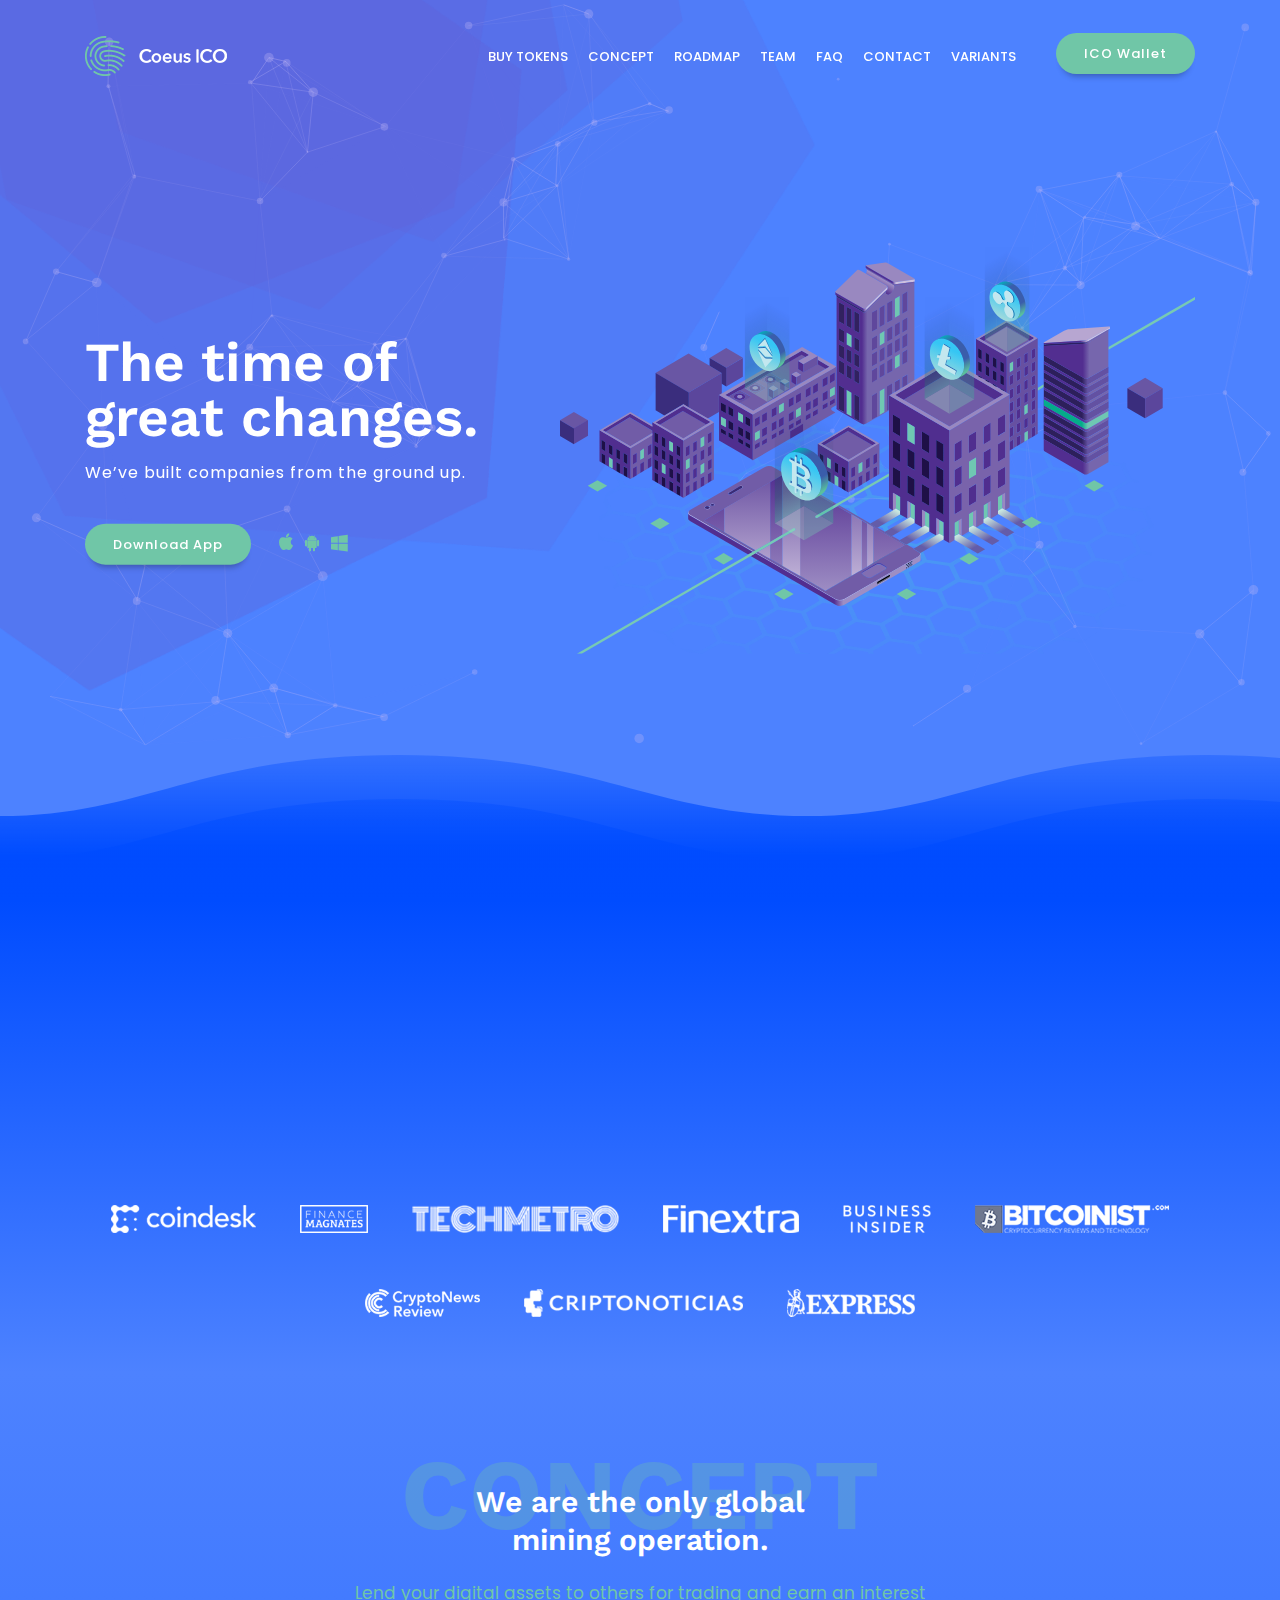
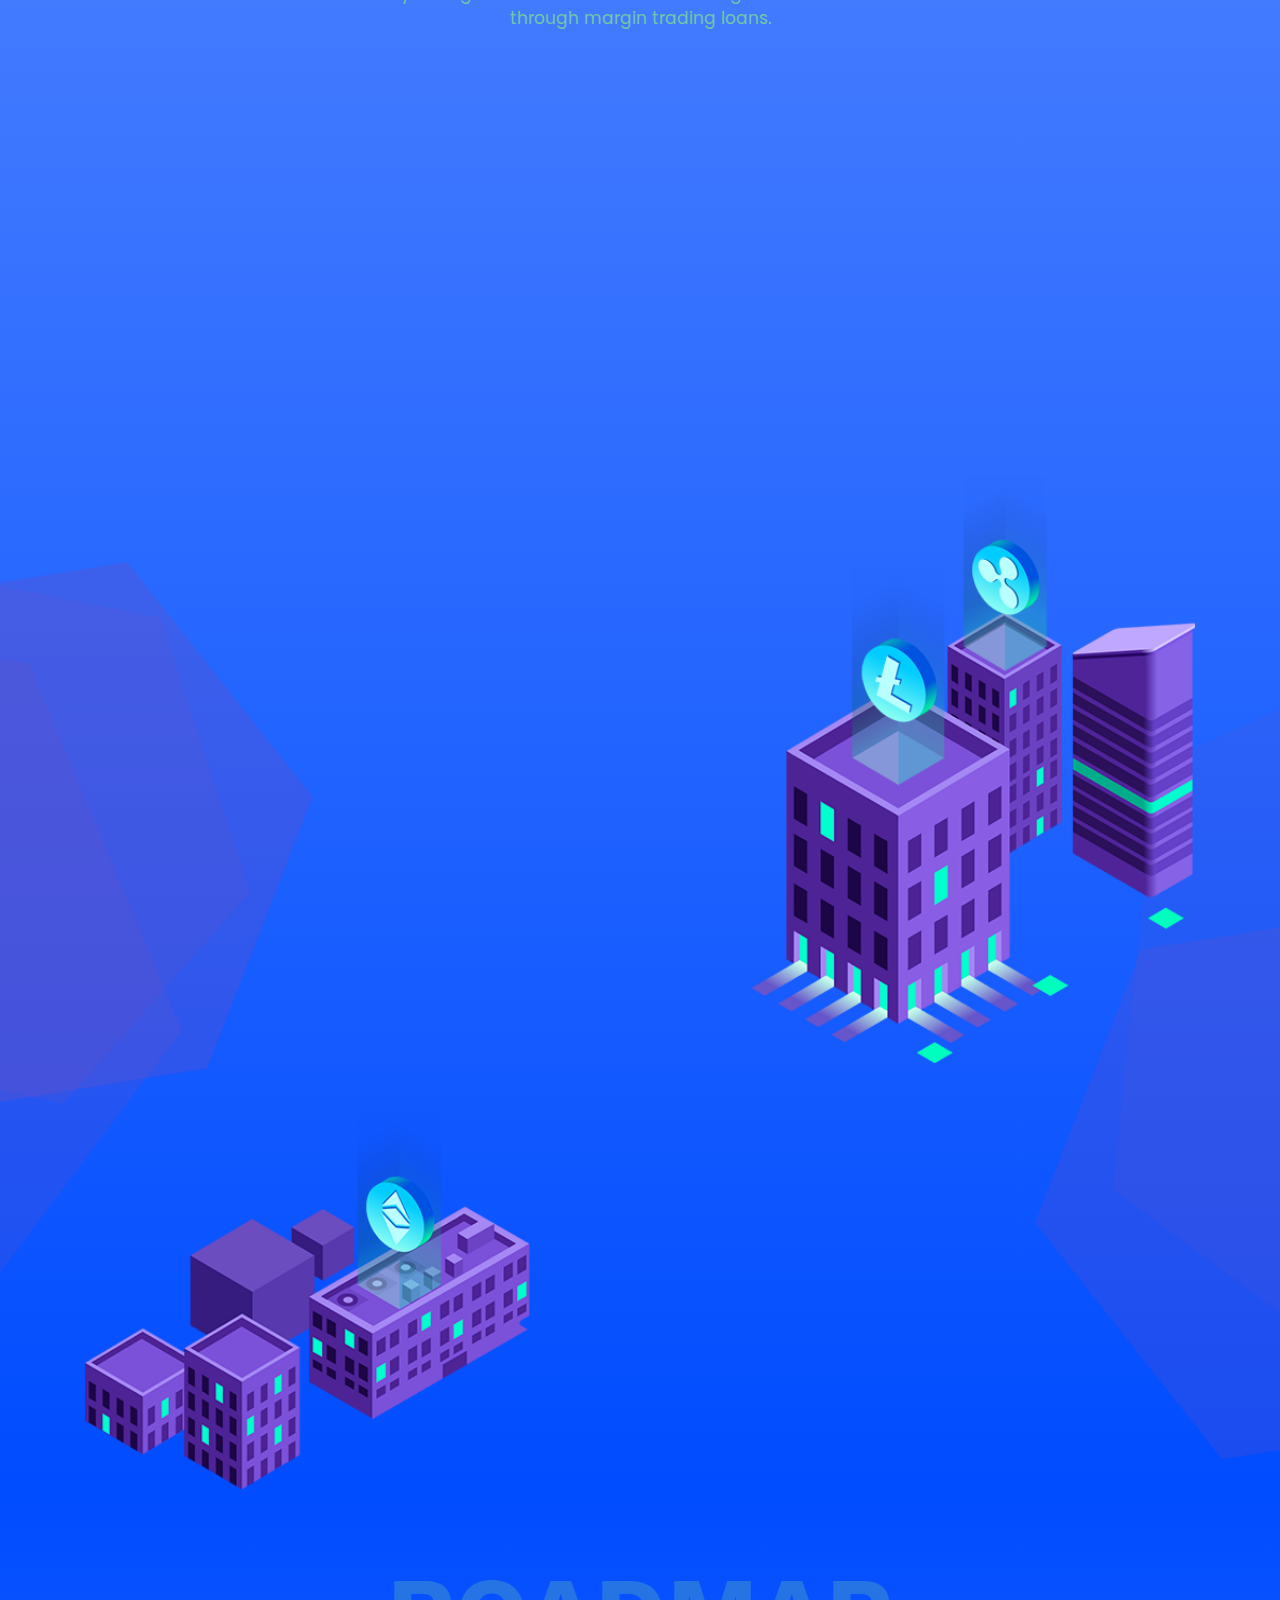
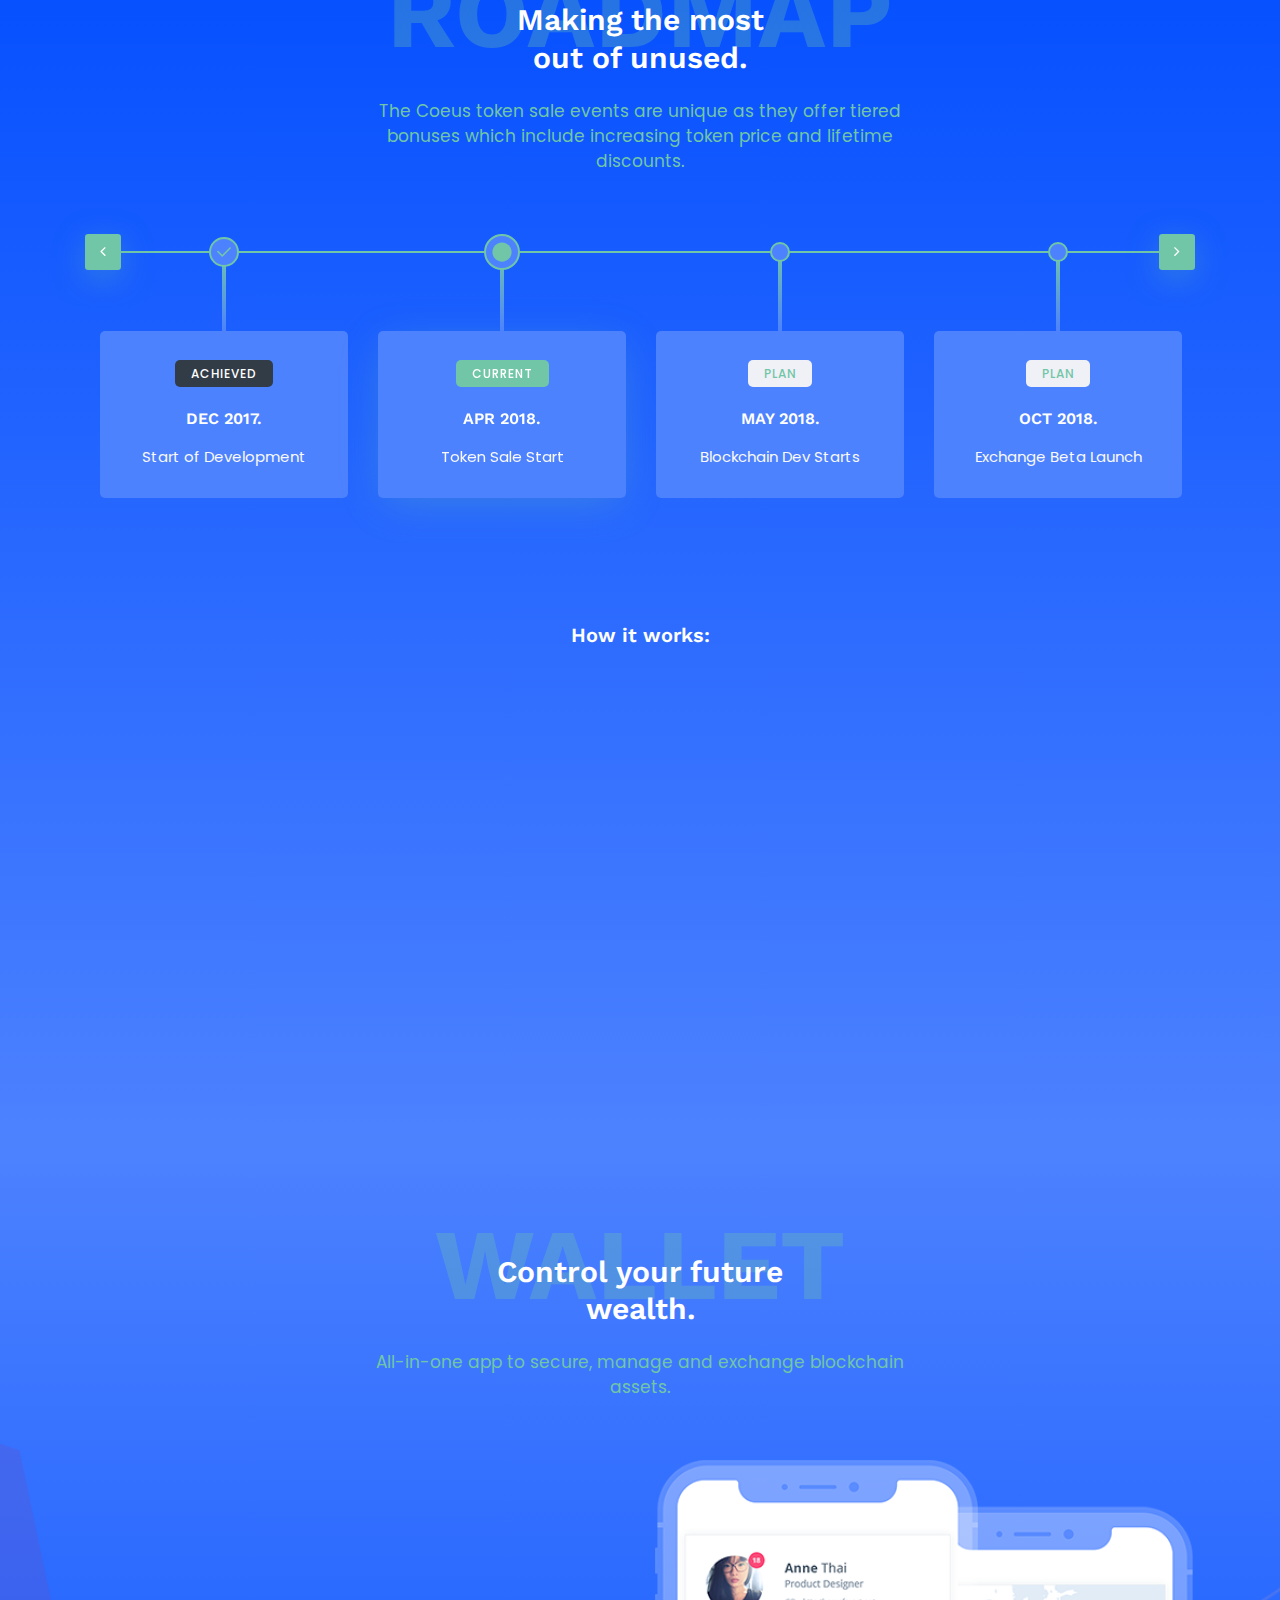
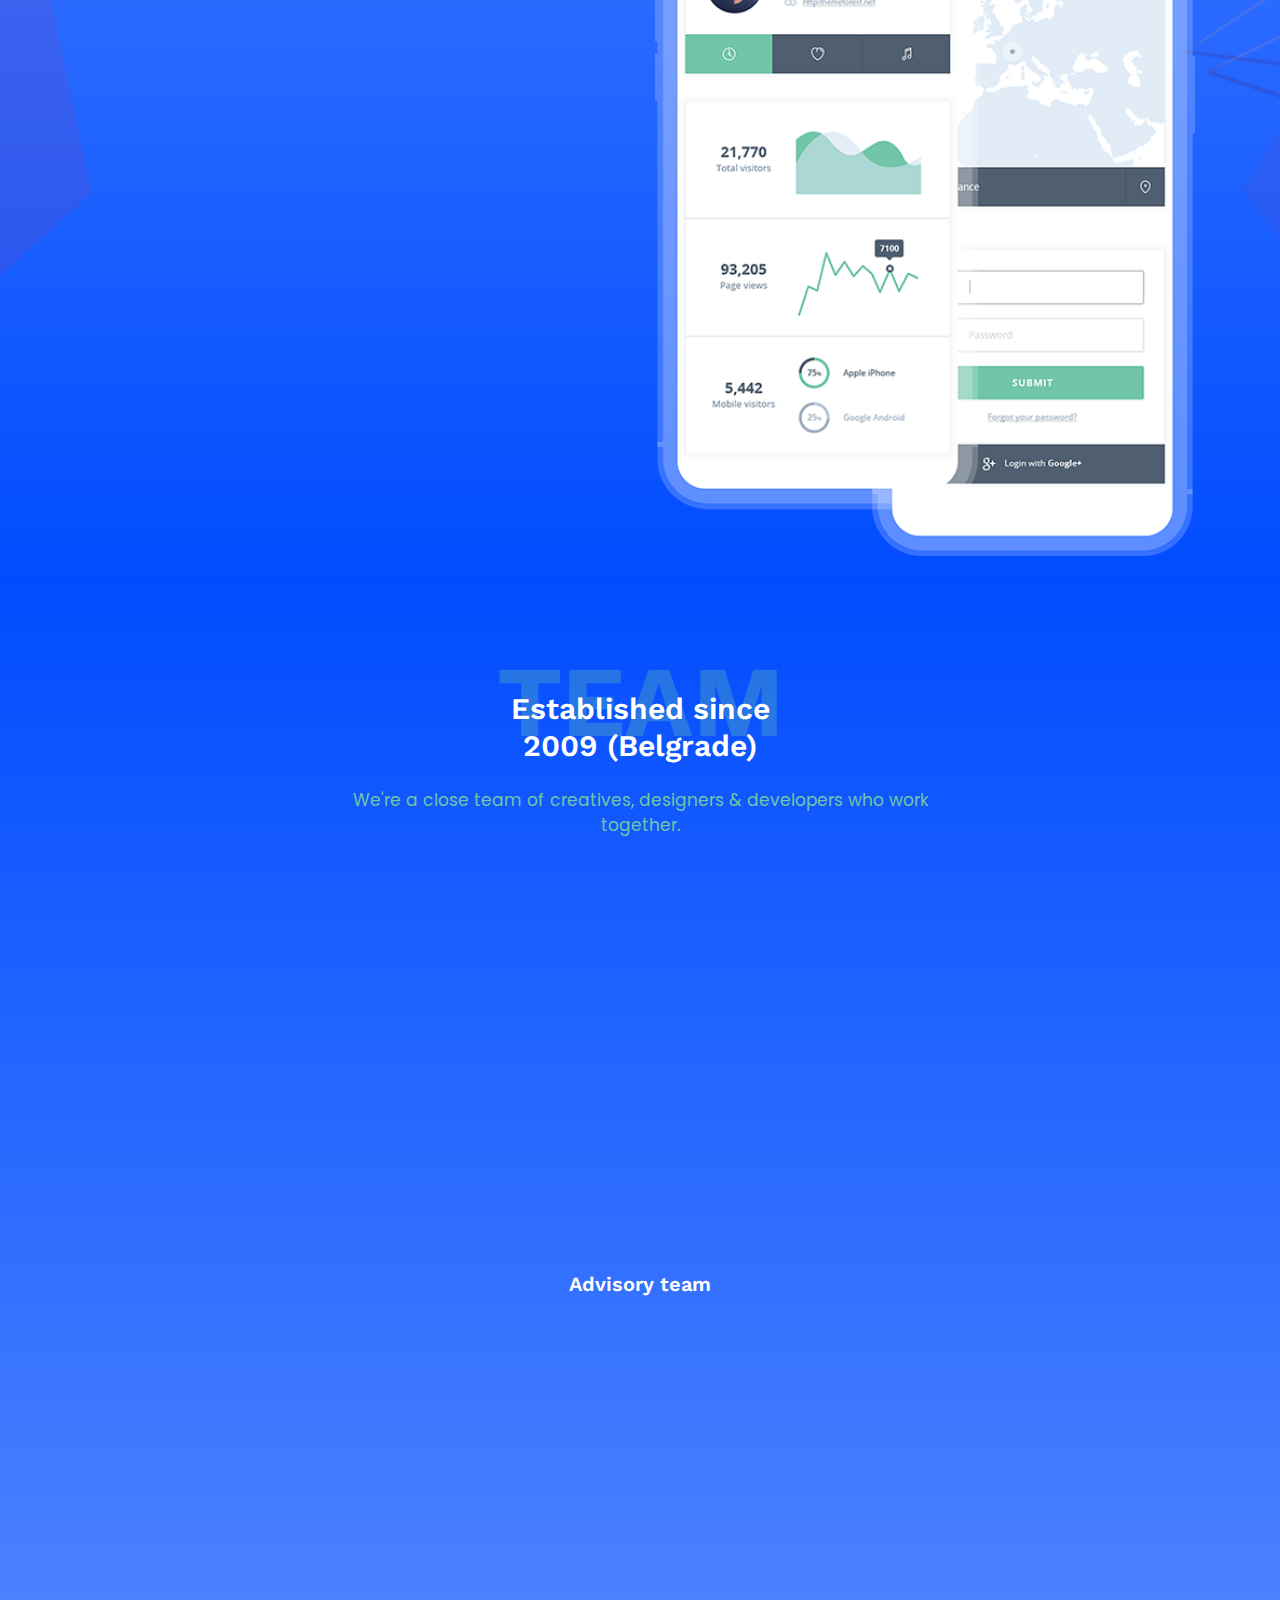
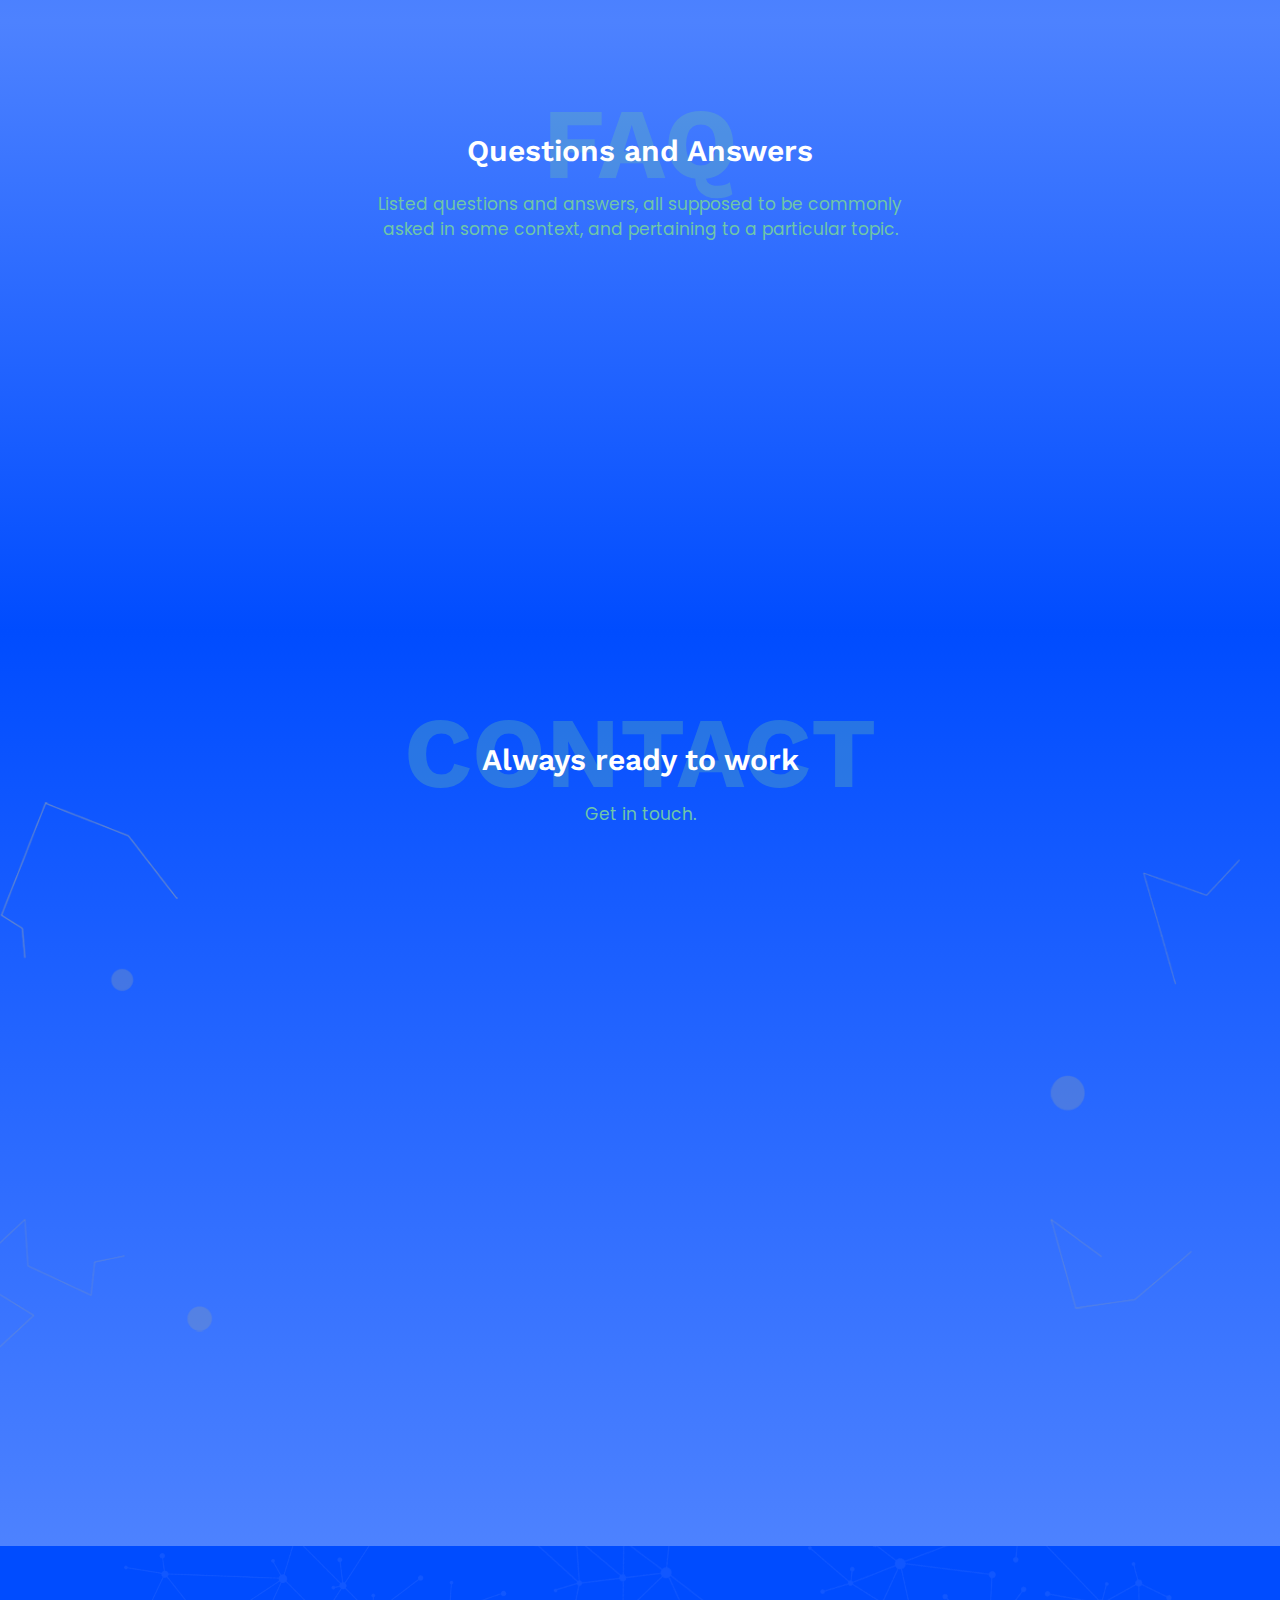
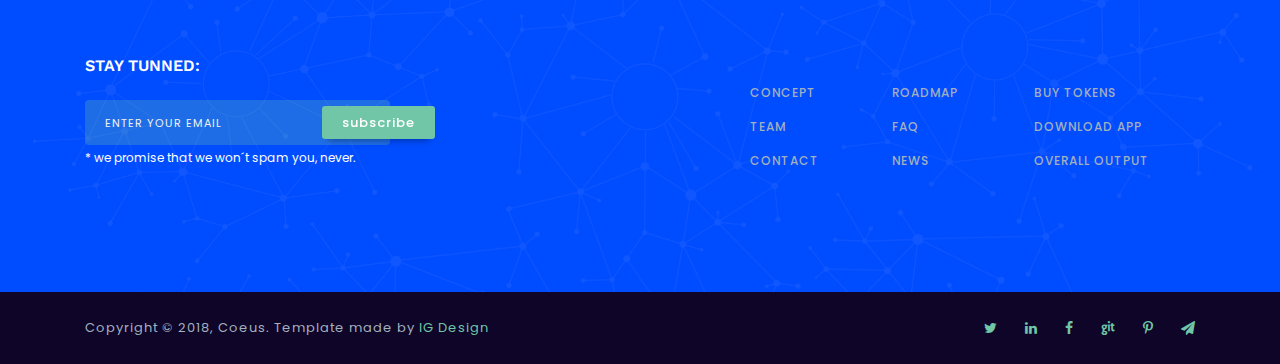
<file: Coeus template/index-9.html>
﻿<!DOCTYPE html>
<!--[if IE 8]><html class="no-js lt-ie9" lang="en"> <![endif]-->
<!--[if gt IE 8]>
<!--><html class="no-js" lang="en"><!--<![endif]-->
<head>

	<!-- Basic Page Needs
	================================================== -->
	<meta charset="utf-8">
	<title>Coeus</title>
	<meta name="description"  content="Creative Template" />
	<meta name="author" content="IG Design">
	<meta name="keywords"  content="ig design, website, design, html5, css3, jquery, creative, clean, animated, portfolio, blog, one-page, multi-page, corporate, business," />
	<meta property="og:title" content="Creative Template" />
	<meta property="og:type" content="website" />
	<meta property="og:url" content="" />
	<meta property="og:image" content="" />
	<meta property="og:image:width" content="470" />
	<meta property="og:image:height" content="246" />
	<meta property="og:site_name" content="" />
	<meta property="og:description" content="Professional Creative Template" />
	<meta name="twitter:card" content="summary_large_image" />
	<meta name="twitter:site" content="https://twitter.com/IvanGrozdic" />
	<meta name="twitter:domain" content="http://ivang-design.com/" />
	<meta name="twitter:title" content="" />
	<meta name="twitter:description" content="Professional Creative Template" />
	<meta name="twitter:image" content="http://ivang-design.com/" />

	<!-- Mobile Specific Metas
	================================================== -->
	<meta name="viewport" content="width=device-width, initial-scale=1, maximum-scale=1">
	<meta name="theme-color" content="#212121"/>
    <meta name="msapplication-navbutton-color" content="#212121"/>
    <meta name="apple-mobile-web-app-status-bar-style" content="#212121"/>

	<!-- Web Fonts 
	================================================== -->
	<link href="https://fonts.googleapis.com/css?family=Work+Sans:100,200,300,400,500,600,700,800,900" rel="stylesheet"/>
	<link href="https://fonts.googleapis.com/css?family=Poppins:100,100i,200,200i,300,300i,400,400i,500,500i,600,600i,700,700i,800,800i,900,900i" rel="stylesheet"/>
	<link href="https://fonts.googleapis.com/css?family=Crimson+Text:400,400i,600,600i,700,700i" rel="stylesheet"/>	
	
	<!-- CSS
	================================================== -->
	<link rel="stylesheet" href="css/bootstrap.min.css"/>
	<link rel="stylesheet" href="css/font-awesome.min.css"/>
	<link rel="stylesheet" href="css/owl.carousel.css"/>
	<link rel="stylesheet" href="css/owl.transitions.css"/>
	<link rel="stylesheet" href="css/style.css"/>
	<link rel="stylesheet" href="css/colors/color-green.css"/>
			
	<!-- Favicons
	================================================== -->
	<link rel="icon" type="image/png" href="favicon.png">
	<link rel="apple-touch-icon" href="apple-touch-icon.png">
	<link rel="apple-touch-icon" sizes="72x72" href="apple-touch-icon-72x72.png">
	<link rel="apple-touch-icon" sizes="114x114" href="apple-touch-icon-114x114.png">
	
	
</head>
<body>	

	<div class="loader green">
		<svg version="1.1" id="Layer_1" xmlns="http://www.w3.org/2000/svg" xmlns:xlink="http://www.w3.org/1999/xlink" x="0px" y="0px"
		 width="24px" height="30px" viewBox="0 0 24 30" style="enable-background:new 0 0 50 50;" xml:space="preserve">
			<rect x="0" y="0" width="4" height="10" fill="#333">
				<animateTransform attributeType="xml"
				attributeName="transform" type="translate"
				values="0 0; 0 20; 0 0"
				begin="0" dur="0.6s" repeatCount="indefinite" />
			</rect>
			<rect x="10" y="0" width="4" height="10" fill="#333">
				<animateTransform attributeType="xml"
				attributeName="transform" type="translate"
				values="0 0; 0 20; 0 0"
				begin="0.2s" dur="0.6s" repeatCount="indefinite" />
			</rect>
			<rect x="20" y="0" width="4" height="10" fill="#333">
				<animateTransform attributeType="xml"
				attributeName="transform" type="translate"
				values="0 0; 0 20; 0 0"
				begin="0.4s" dur="0.6s" repeatCount="indefinite" />
			</rect>
		</svg>	
	</div>
						

	
	<!-- Nav and Logo
	================================================== -->
	
	<div id="menu-wrap" class="menu-back cbp-af-header dark">
		<div class="container">
			<div class="row">
				<div class="col-12">
					<nav class="navbar navbar-expand-lg navbar-light bg-light mx-lg-0">
						<a class="navbar-brand" href="index.html"><img src="img/logo-light-2.png" alt=""></a>
						<button class="navbar-toggler" type="button" data-toggle="collapse" data-target="#navbarSupportedContent" aria-controls="navbarSupportedContent" aria-expanded="false" aria-label="Toggle navigation">
							<span class="navbar-toggler-icon">
								<span class="menu-icon__line menu-icon__line-left"></span>
								<span class="menu-icon__line"></span>
								<span class="menu-icon__line menu-icon__line-right"></span>
							</span>
						</button>

						<div class="collapse navbar-collapse" id="navbarSupportedContent">
							<ul class="navbar-nav ml-auto">
								<li class="nav-item">
									<a class="nav-link" href="#buy" data-ps2id-offset="120">Buy Tokens</a>
								</li>
								<li class="nav-item">
									<a class="nav-link" href="#concept">Concept</a>
								</li>
								<li class="nav-item">
									<a class="nav-link" href="#roadmap">Roadmap</a>
								</li>
								<li class="nav-item">
									<a class="nav-link" href="#team">Team</a>
								</li>
								<li class="nav-item">
									<a class="nav-link" href="#faq">FAQ</a>
								</li>
								<li class="nav-item">
									<a class="nav-link" href="#contact">Contact</a>
								</li>
								<li class="nav-item">
									<a class="nav-link no-line" href="#">Variants</a>
									<ul class="background-dark-blue-2 sub-shadow">
										<li><a href="index.html">From developers</a></li>
										<li><a href="index-11.html">Countdown gradient</a></li>
										<li><a href="index-2.html">Crowdsale</a></li>
										<li><a href="index-9.html" class="active-subnav">Azure blockchain - animated</a></li>
										<li><a href="index-3.html">From developers - dark</a></li>
										<li><a href="index-4.html">Crowdsale - dark</a></li>
										<li><a href="index-5.html">From developers - animated</a></li>
										<li><a href="index-10.html">Countdown gradient anime</a></li>
										<li><a href="index-6.html">Crowdsale - animated</a></li>
										<li><a href="index-7.html">From developers - anime dark</a></li>
										<li><a href="index-8.html">Crowdsale - animated dark</a></li>
									</ul>
								</li>
								<li class="nav-item mt-2">
									<a class="btn btn-primary js-tilt" href="#app" role="button" data-tilt-perspective="300" data-tilt-speed="700" data-tilt-max="24"><span>ICO Wallet</span></a>
								</li>
							</ul>
						</div>
					</nav>				
				</div>
			</div>
		</div>
	</div>

	
	<!-- Primary Page Layout
	================================================== -->

	<div class="section full-height height-auto-lg hide-over background-light-blue-2 background-image-cover" style="background-image: url('img/background.png');">
		<div class="hero-center-wrap relative-on-lg">
			<div class="container">
				<div class="row">
					<div class="col-lg-5 text-center text-lg-left align-self-center z-bigger">
						<h2 class="text-white">The time of great changes.</h2>
						<p class="mt-3 mb-4 pb-3 font-weight-normal text-white">We’ve built companies from the ground up.</p>
						<a class="btn btn-primary mx-0 js-tilt" href="#" role="button" data-tilt-perspective="300" data-tilt-speed="700" data-tilt-max="24"><span>Download App</span></a>
						<a class="app-btn ml-4" href="#"><i class="fa fa-apple"></i></a>
						<a class="app-btn ml-2" href="#"><i class="fa fa-android"></i></a>
						<a class="app-btn ml-2" href="#"><i class="fa fa-windows"></i></a>
					</div>
					<div class="col-lg-7 mt-5 mt-lg-0">
						<div class="img-wrap">
							<img src="img/cripto.svg" alt="">
						</div>
					</div>
				</div>
			</div>
		</div>
		<div class="ocean blue">
			<div class="wave"></div>
			<div class="wave"></div>
		</div>
		<div id="particles-js" class="min-height-snd"></div>
	</div>

	<div class="section z-bigger background-gradient-light" id="buy">
		<div class="container">
			<div class="row">
				<div class="col-md-12 text-center mt-4" data-scroll-reveal="enter bottom move 50px over 0.6s after 0.3s">
					<a class="btn btn-primary js-tilt" href="#" role="button" data-tilt-perspective="300" data-tilt-speed="700" data-tilt-max="24"><span>Buy Tokens 35% Off</span></a>
				</div>
				<div class="col-md-12 mt-5" data-scroll-reveal="enter bottom move 50px over 0.6s after 0.3s">
					<p class="text-center text-white">payment methods</p>
				</div>
				<div class="col-md-12 mt-1" data-scroll-reveal="enter bottom move 50px over 0.6s after 0.3s">
					<ul class="payment-methods text-white">
						<li><img src="img/bitcoin.png" alt=""><p>bitcoin</p></li>
						<li><img src="img/etherium-light.png" alt=""><p>ethereum</p></li>
						<li><img src="img/litecoin.png" alt=""><p>litecoin</p></li>
						<li><img src="img/usd-light.png" alt=""><p>US Dollars</p></li>
					</ul>
				</div>
			</div>
		</div>
		<div class="section padding-top-big">
			<div class="container">
				<div class="row">
					<div class="col-md-12">
						<ul class="logo-wrap">
							<li><img src="img/logos/1-light.png" alt=""></li>
							<li><img src="img/logos/2-light.png" alt=""></li>
							<li><img src="img/logos/3-light.png" alt=""></li>
							<li><img src="img/logos/4-light.png" alt=""></li>
							<li><img src="img/logos/5-light.png" alt=""></li>
							<li><img src="img/logos/6-light.png" alt=""></li>
							<li><img src="img/logos/7-light.png" alt=""></li>
							<li><img src="img/logos/8-light.png" alt=""></li>
							<li><img src="img/logos/9-light.png" alt=""></li>
						</ul>
					</div>
				</div>	
			</div>
		</div>
	</div> 

	<div class="section padding-top-big background-gradient-light-re" id="concept">
		<div class="container">
			<div class="row">
				<div class="col-md-12">
					<div class="title-wrap text-center">
						<div class="back-title strong">concept</div>
						<h3 class="text-white">We are the only global<br>mining operation.</h3>
						<p class="color-pr">Lend your digital assets to others for trading and earn an interest through margin trading loans.</p>
					</div>
				</div>
				<div class="col-md-4" data-scroll-reveal="enter bottom move 50px over 0.6s after 0.3s">
					<div class="concept-box">
						<img class="mb-4" src="img/con-1.svg" alt="">
						<h5 class="text-white">Independent</h5>
						<p class="text-grey">Our mobility concept enables super-simple transportation and worldwide deployment.</p>
					</div>
				</div>
				<div class="col-md-4 mt-4 mt-md-0" data-scroll-reveal="enter bottom move 50px over 0.6s after 0.5s">
					<div class="concept-box">
						<img class="mb-4" src="img/con-2.svg" alt="">
						<h5 class="text-white">Fully Scalable</h5>
						<p class="text-grey">Mobile and efficient low-cost hardware and optimized propietary management.</p>
					</div>
				</div>
				<div class="col-md-4 mt-4 mt-md-0" data-scroll-reveal="enter bottom move 50px over 0.6s after 0.7s">
					<div class="concept-box">
						<img class="mb-4" src="img/con-3.svg" alt="">
						<h5 class="text-white">High Growth</h5>
						<p class="text-grey">Our reinvestment strategy enables us to quickly grow our fleet of mobile units.</p>
					</div>
				</div>
				<div class="col-md-12 padding-top-bottom" data-scroll-reveal="enter bottom move 50px over 0.6s after 0.3s">
					<div class="line-sep"></div>
				</div>
			</div>	
		</div>
		<div class="section background-image-cover" style="background-image: url('img/background-1.png');">
			<div class="container">
				<div class="row">
					<div class="col-md-6 align-self-center" data-scroll-reveal="enter left move 50px over 0.6s after 0.3s">
						<h4 class="text-white">Creating a win-win<br>for everyone</h4>
						<p class="lead text-grey">An exciting business opportunity should come with equally exciting rewards.</p>
						<p class="text-grey">Early adopters can earn up to a 200% bonus based on the final token value should we reach our 100 mil tokens hardcap during our planned token sale event.</p>
						<a class="btn btn-primary mt-4 mx-0 js-tilt" href="#roadmap" data-gal="m_PageScroll2id" data-ps2id-offset="68" role="button" data-tilt-perspective="300" data-tilt-speed="700" data-tilt-max="24"><span>Roadmap</span></a>
					</div>
					<div class="col-md-5 offset-md-1 order-first order-md-last mb-4 mb-md-0">
						<div class="img-wrap">
							<img src="img/1.png" alt="">
						</div>
					</div>
				</div>	
			</div>	
			<div class="container">
				<div class="row">
					<div class="col-md-12 my-4"></div>
				</div>	
			</div>
			<div class="container">
				<div class="row">
					<div class="col-md-5 mb-4 mb-md-0">
						<div class="img-wrap">
							<img src="img/2.png" alt="">
						</div>
					</div>
					<div class="col-md-6 offset-md-1 align-self-center" data-scroll-reveal="enter right move 50px over 0.6s after 0.3s">
						<h4 class="text-white">More than just a price jump</h4>
						<p class="text-grey">The Coeus token sale events are unique as they offer tiered bonuses which include not only an increasing token price but also lifetime discounts, a commitment from us to support our tokens liquidity and future value, as well as access to future pre-pre-Token sale events.</p>
						<a class="btn btn-primary mt-4 mx-0 js-tilt" href="#buy" data-gal="m_PageScroll2id" data-ps2id-offset="120" role="button" data-tilt-perspective="300" data-tilt-speed="700" data-tilt-max="24"><span>Buy Tokens</span></a>
					</div>
				</div>	
			</div>	
		</div>	
	</div>

	<div class="section padding-top-big pb-4 background-gradient-light" id="roadmap">
		<div class="container">
			<div class="row">
				<div class="col-md-12">
					<div class="title-wrap text-center">
						<div class="back-title strong">roadmap</div>
						<h3 class="text-white">Making the most<br>out of unused.</h3>
						<p class="color-pr">The Coeus token sale events are unique as they offer tiered bonuses which include increasing token price and lifetime discounts.</p>
					</div>
				</div>
				<div class="col-md-12">
					<div class="customNavigation">
						<a class="prev-roadmap dark"><i class="fa fa-angle-left"></i></a>
						<a class="next-roadmap dark"><i class="fa fa-angle-right"></i></a>
					</div>
					<div id="owl-roadmap" class="owl-carousel owl-theme">											
						<div class="item blue">						 
							<div class="roadmap-box background-light-blue-2">
								<p class="mb-4 achieved"><span>Achieved</span></p>
								<h6 class="text-white">Dec 2017.</h6>
								<p class="text-grey">Start of Development</p>
							</div>	
						</div>											
						<div class="item blue"> 						 
							<div class="roadmap-box current-road background-light-blue-2 roadmap-shadow">
								<p class="mb-4"><span>Current</span></p>
								<h6 class="text-white">Apr 2018.</h6>
								<p class="text-grey">Token Sale Start</p>
							</div>	
						</div>												
						<div class="item blue"> 						 
							<div class="roadmap-box next-road background-light-blue-2">
								<p class="mb-4 plan"><span>Plan</span></p>
								<h6 class="text-white">May 2018.</h6>
								<p class="text-grey">Blockchain Dev Starts</p>
							</div>	
						</div>											
						<div class="item blue"> 						 
							<div class="roadmap-box next-road background-light-blue-2">
								<p class="mb-4 plan"><span>Plan</span></p>
								<h6 class="text-white">Oct 2018.</h6>
								<p class="text-grey">Exchange Beta Launch</p>
							</div>	
						</div>											
						<div class="item blue"> 						 
							<div class="roadmap-box next-road background-light-blue-2">
								<p class="mb-4 plan"><span>Plan</span></p>
								<h6 class="text-white">Jan 2019.</h6>
								<p class="text-grey">Expanded Licensing</p>
							</div>	
						</div>											
						<div class="item blue"> 						 
							<div class="roadmap-box next-road background-light-blue-2">
								<p class="mb-4 plan"><span>Plan</span></p>
								<h6 class="text-white">Mar 2019.</h6>
								<p class="text-grey">Debit Card Launch</p>
							</div>	
						</div>											
						<div class="item blue"> 						 
							<div class="roadmap-box next-road background-light-blue-2">
								<p class="mb-4 plan"><span>Plan</span></p>
								<h6 class="text-white">May 2019.</h6>
								<p class="text-grey">Partnership For Future</p>
							</div>	
						</div>							
					</div>
				</div>
				<div class="col-md-12 padding-top">
					<div class="title-wrap text-center">
						<h5 class="text-white">How it works:</h5>
					</div>
				</div>
				<div class="col-md-8 offset-md-2" data-scroll-reveal="enter bottom move 50px over 0.6s after 0.3s">
					<div class="video-section video-shadow">
						<figure class="vimeo"> 
							<a href="https://player.vimeo.com/video/239566739">
								<img src="img/video-blue.jpg" alt="image"/>
							</a>
						</figure>
					</div>
				</div>
			</div>	
		</div>
	
	</div>

	<div class="section padding-top-big pb-4 background-gradient-light-re" id="app">
		<div class="section background-image-cover" style="background-image: url('img/background-2.png');">
			<div class="container">
				<div class="row">
					<div class="col-md-12">
						<div class="title-wrap text-center">
							<div class="back-title strong">wallet</div>
							<h3 class="text-white">Control your future<br>wealth.</h3>
							<p class="color-pr">All-in-one app to secure, manage and exchange blockchain assets.</p>
						</div>
					</div>
				</div>	
			</div>
			<div class="container">
				<div class="row">
					<div class="col-md-6 align-self-center" data-scroll-reveal="enter bottom move 50px over 0.6s after 0.3s">
						<h4 class="text-white">It begins with total security.</h4>
						<p class="lead text-grey">View, manage and sort all your tokens easily. Providing fast coin management in your local currency.</p>
						<ul class="app-list mb-5 mt-4">
							<li class="text-grey">Smart by design</li>
							<li class="text-grey">Easy Coin Management</li>
							<li class="text-grey">Instantly import your wallet</li>
							<li class="text-grey">Detailed transaction info</li>
							<li class="text-grey">Custom fees and limits</li>
						</ul>
						<a class="btn btn-primary mx-0 js-tilt" href="#" role="button" data-tilt-perspective="300" data-tilt-speed="700" data-tilt-max="24"><span>Download App</span></a>
						<a class="app-btn ml-4" href="#"><i class="fa fa-apple"></i></a>
						<a class="app-btn ml-2" href="#"><i class="fa fa-android"></i></a>
						<a class="app-btn ml-2" href="#"><i class="fa fa-windows"></i></a>
					</div>
					<div class="col-md-6 order-first order-md-last mb-4 mb-md-0">
						<div class="img-wrap">
							<img src="img/app-blue.png" alt="">
						</div>
					</div>
				</div>	
			</div>	
		</div>
	</div>

	<div class="section padding-top-big pb-4 background-gradient-light" id="team">
		<div class="container">
			<div class="row">
				<div class="col-md-12">
					<div class="title-wrap text-center">
						<div class="back-title strong">team</div>
						<h3 class="text-white">Established since<br>2009 (Belgrade)</h3>
						<p class="color-pr">We're a close team of creatives, designers & developers who work together.</p>
					</div>
				</div>
			</div>	
		</div>
		<div class="container">
			<div class="row justify-content-center">
				<div class="col-lg-4 col-md-6 mb-5 mb-lg-0" data-scroll-reveal="enter bottom move 50px over 0.6s after 0.3s">
					<div class="team-wrap dark">
						<a class="d-inline" data-toggle="modal" data-target="#team-modal-1">
							<div class="team-img-wrap rounded dark js-tilt" data-tilt-perspective="700" data-tilt-speed="700" data-tilt-max="24">
								<img src="img/t5.jpg" alt="">
							</div>
						</a>
						<h6>Alex Andrews</h6>
						<p>Officer & Founder</p>
						<a class="app-btn" href="#"><i class="fa fa-twitter"></i></a>
						<a class="app-btn ml-3" href="#"><i class="fa fa-linkedin"></i></a>
						<a class="app-btn ml-3" href="#"><i class="fa fa-facebook"></i></a>
						<a class="app-btn ml-3" href="#"><i class="fa fa-git"></i></a>
					</div>
				</div>
				<div class="col-lg-4 col-md-6 mb-5 mb-lg-0" data-scroll-reveal="enter bottom move 50px over 0.6s after 0.5s">
					<div class="team-wrap dark">
						<a class="d-inline" data-toggle="modal" data-target="#team-modal-2">
							<div class="team-img-wrap rounded dark js-tilt" data-tilt-perspective="700" data-tilt-speed="700" data-tilt-max="24">
								<img src="img/t6.jpg" alt="">
							</div>
						</a>
						<h6>Marco Kulis</h6>
						<p>Development manager</p>
						<a class="app-btn" href="#"><i class="fa fa-linkedin"></i></a>
						<a class="app-btn ml-3" href="#"><i class="fa fa-git"></i></a>
					</div>
				</div>
				<div class="col-lg-4 col-md-6" data-scroll-reveal="enter bottom move 50px over 0.6s after 0.7s">
					<div class="team-wrap dark">
						<a class="d-inline" data-toggle="modal" data-target="#team-modal-3">
							<div class="team-img-wrap rounded dark js-tilt" data-tilt-perspective="700" data-tilt-speed="700" data-tilt-max="24">
								<img src="img/t7.jpg" alt="">
							</div>
						</a>
						<h6>Anna Furius</h6>
						<p>Senior Developer</p>
						<a class="app-btn" href="#"><i class="fa fa-twitter"></i></a>
						<a class="app-btn ml-3" href="#"><i class="fa fa-facebook"></i></a>
						<a class="app-btn ml-3" href="#"><i class="fa fa-git"></i></a>
					</div>
				</div>
				<div class="col-md-12 padding-top-small">
					<div class="title-wrap text-center mb-5">
						<h5 class="text-white">Advisory team</h5>
					</div>
				</div>
				<div class="col-xl-3 col-md-6 mb-5 mb-xl-0" data-scroll-reveal="enter bottom move 50px over 0.6s after 0.3s">
					<div class="team-wrap dark">
						<a class="d-inline" data-toggle="modal" data-target="#team-modal-4">
							<div class="team-img-wrap rounded dark js-tilt" data-tilt-perspective="700" data-tilt-speed="700" data-tilt-max="24">
								<img src="img/t1.jpg" alt="">
							</div>
						</a>
						<h6>Frank Furius</h6>
						<p>Managing Director</p>
						<a class="app-btn" href="#"><i class="fa fa-twitter"></i></a>
						<a class="app-btn ml-3" href="#"><i class="fa fa-linkedin"></i></a>
						<a class="app-btn ml-3" href="#"><i class="fa fa-facebook"></i></a>
						<a class="app-btn ml-3" href="#"><i class="fa fa-git"></i></a>
					</div>
				</div>
				<div class="col-xl-3 col-md-6 mb-5 mb-xl-0" data-scroll-reveal="enter bottom move 50px over 0.6s after 0.5s">
					<div class="team-wrap dark">
						<a class="d-inline" data-toggle="modal" data-target="#team-modal-5">
							<div class="team-img-wrap rounded dark js-tilt" data-tilt-perspective="700" data-tilt-speed="700" data-tilt-max="24">
								<img src="img/t2.jpg" alt="">
							</div>
						</a>
						<h6>Aca Pesic</h6>
						<p>Founder & CEO</p>
						<a class="app-btn" href="#"><i class="fa fa-linkedin"></i></a>
						<a class="app-btn ml-3" href="#"><i class="fa fa-facebook"></i></a>
					</div>
				</div>
				<div class="col-xl-3 col-md-6 mb-5 mb-xl-0" data-scroll-reveal="enter bottom move 50px over 0.6s after 0.7s">
					<div class="team-wrap dark">
						<a class="d-inline" data-toggle="modal" data-target="#team-modal-6">
							<div class="team-img-wrap rounded dark js-tilt" data-tilt-perspective="700" data-tilt-speed="700" data-tilt-max="24">
								<img src="img/t3.jpg" alt="">
							</div>
						</a>
						<h6>Ela Dobric</h6>
						<p>Executive Director</p>
						<a class="app-btn" href="#"><i class="fa fa-git"></i></a>
						<a class="app-btn ml-3" href="#"><i class="fa fa-linkedin"></i></a>
						<a class="app-btn ml-3" href="#"><i class="fa fa-facebook"></i></a>
					</div>
				</div>
				<div class="col-xl-3 col-md-6" data-scroll-reveal="enter bottom move 50px over 0.6s after 0.9s">
					<div class="team-wrap dark">
						<a class="d-inline" data-toggle="modal" data-target="#team-modal-7">
							<div class="team-img-wrap rounded dark js-tilt" data-tilt-perspective="700" data-tilt-speed="700" data-tilt-max="24">
								<img src="img/t4.jpg" alt="">
							</div>
						</a>
						<h6>Milena Dobric</h6>
						<p>Founder & CEO</p>
						<a class="app-btn" href="#"><i class="fa fa-twitter"></i></a>
						<a class="app-btn ml-3" href="#"><i class="fa fa-linkedin"></i></a>
						<a class="app-btn ml-3" href="#"><i class="fa fa-git"></i></a>
					</div>
				</div>
			</div>	
		</div>
	</div>

	<!-- Modal Team 1-->

	<div class="modal fade bd-example-modal-lg" id="team-modal-1" tabindex="-1" role="dialog" aria-labelledby="team-modal-1" aria-hidden="true">
		<div class="modal-dialog modal-dialog-centered modal-lg" role="document">
			<div class="modal-content">
				<div class="modal-img-wrap" style="background-image: url('img/t5-modal.jpg')"></div>
				<div class="modal-header">
					<button type="button" class="close" data-dismiss="modal" aria-label="Close">
						<span aria-hidden="true"></span>
					</button>
				</div>
				<div class="modal-body">
					<div class="container">
						<div class="row">
							<div class="col-md-12 mb-4">
								<h3 class="mb-0">Alex Andrews</h3>
								<p class="lead">Officer & Founder</p>
							</div>
							<div class="col-xl-12">
								<p class="mb-3">Design must reflect the practical and aesthetic in business but above all... good design must primarily serve people.</p>
								<ul class="app-list mt-4">
									<li>Lead marketing</li>
									<li>Run logistics strategy</li>
									<li>Advised software</li>
								</ul>
								<p class="mt-4 mb-0"><small>html</small></p>
								<div class="progress mt-1 mb-2">
									<div class="progress-bar" style="width: 83%" role="progressbar" aria-valuenow="83" aria-valuemin="0" aria-valuemax="100"></div>
								</div>
								<p class="mb-0"><small>css</small></p>
								<div class="progress mt-1 mb-2">
									<div class="progress-bar" style="width: 75%" role="progressbar" aria-valuenow="75" aria-valuemin="0" aria-valuemax="100"></div>
								</div>
								<p class="mb-0"><small>php</small></p>
								<div class="progress mt-1 mb-4">
									<div class="progress-bar" style="width: 93%" role="progressbar" aria-valuenow="93" aria-valuemin="0" aria-valuemax="100"></div>
								</div>
							</div>
						</div>	
					</div>
				</div>
			</div>
		</div>
	</div>

	<!-- Modal Team 2-->

	<div class="modal fade bd-example-modal-lg" id="team-modal-2" tabindex="-1" role="dialog" aria-labelledby="team-modal-2" aria-hidden="true">
		<div class="modal-dialog modal-dialog-centered modal-lg" role="document">
			<div class="modal-content">
				<div class="modal-img-wrap" style="background-image: url('img/t6-modal.jpg')"></div>
				<div class="modal-header">
					<button type="button" class="close" data-dismiss="modal" aria-label="Close">
						<span aria-hidden="true"></span>
					</button>
				</div>
				<div class="modal-body">
					<div class="container">
						<div class="row">
							<div class="col-md-12 mb-4">
								<h3 class="mb-0">Marco Kulis</h3>
								<p class="lead">Officer & Founder</p>
							</div>
							<div class="col-xl-12">
								<p class="mb-3">Design must reflect the practical and aesthetic in business but above all... good design must primarily serve people.</p>
								<ul class="app-list mt-4">
									<li>Lead marketing</li>
									<li>Run logistics strategy</li>
									<li>Advised software</li>
								</ul>
								<p class="mt-4 mb-0"><small>html</small></p>
								<div class="progress mt-1 mb-2">
									<div class="progress-bar" style="width: 83%" role="progressbar" aria-valuenow="83" aria-valuemin="0" aria-valuemax="100"></div>
								</div>
								<p class="mb-0"><small>css</small></p>
								<div class="progress mt-1 mb-2">
									<div class="progress-bar" style="width: 75%" role="progressbar" aria-valuenow="75" aria-valuemin="0" aria-valuemax="100"></div>
								</div>
								<p class="mb-0"><small>php</small></p>
								<div class="progress mt-1 mb-4">
									<div class="progress-bar" style="width: 93%" role="progressbar" aria-valuenow="93" aria-valuemin="0" aria-valuemax="100"></div>
								</div>
							</div>
						</div>	
					</div>
				</div>
			</div>
		</div>
	</div>	

	<!-- Modal Team 3-->

	<div class="modal fade bd-example-modal-lg" id="team-modal-3" tabindex="-1" role="dialog" aria-labelledby="team-modal-3" aria-hidden="true">
		<div class="modal-dialog modal-dialog-centered modal-lg" role="document">
			<div class="modal-content">
				<div class="modal-img-wrap" style="background-image: url('img/t7-modal.jpg')"></div>
				<div class="modal-header">
					<button type="button" class="close" data-dismiss="modal" aria-label="Close">
						<span aria-hidden="true"></span>
					</button>
				</div>
				<div class="modal-body">
					<div class="container">
						<div class="row">
							<div class="col-md-12 mb-4">
								<h3 class="mb-0">Anna Furius</h3>
								<p class="lead">Officer & Founder</p>
							</div>
							<div class="col-xl-12">
								<p class="mb-3">Design must reflect the practical and aesthetic in business but above all... good design must primarily serve people.</p>
								<ul class="app-list mt-4">
									<li>Lead marketing</li>
									<li>Run logistics strategy</li>
									<li>Advised software</li>
								</ul>
								<p class="mt-4 mb-0"><small>html</small></p>
								<div class="progress mt-1 mb-2">
									<div class="progress-bar" style="width: 83%" role="progressbar" aria-valuenow="83" aria-valuemin="0" aria-valuemax="100"></div>
								</div>
								<p class="mb-0"><small>css</small></p>
								<div class="progress mt-1 mb-2">
									<div class="progress-bar" style="width: 75%" role="progressbar" aria-valuenow="75" aria-valuemin="0" aria-valuemax="100"></div>
								</div>
								<p class="mb-0"><small>php</small></p>
								<div class="progress mt-1 mb-4">
									<div class="progress-bar" style="width: 93%" role="progressbar" aria-valuenow="93" aria-valuemin="0" aria-valuemax="100"></div>
								</div>
							</div>
						</div>	
					</div>
				</div>
			</div>
		</div>
	</div>	

	<!-- Modal Team 4-->

	<div class="modal fade bd-example-modal-lg" id="team-modal-4" tabindex="-1" role="dialog" aria-labelledby="team-modal-4" aria-hidden="true">
		<div class="modal-dialog modal-dialog-centered modal-lg" role="document">
			<div class="modal-content">
				<div class="modal-img-wrap" style="background-image: url('img/t1-modal.jpg')"></div>
				<div class="modal-header">
					<button type="button" class="close" data-dismiss="modal" aria-label="Close">
						<span aria-hidden="true"></span>
					</button>
				</div>
				<div class="modal-body">
					<div class="container">
						<div class="row">
							<div class="col-md-12 mb-4">
								<h3 class="mb-0">Frank Furius</h3>
								<p class="lead">Officer & Founder</p>
							</div>
							<div class="col-xl-12">
								<p class="mb-3">Design must reflect the practical and aesthetic in business but above all... good design must primarily serve people.</p>
								<ul class="app-list mt-4">
									<li>Lead marketing</li>
									<li>Run logistics strategy</li>
									<li>Advised software</li>
								</ul>
								<p class="mt-4 mb-0"><small>html</small></p>
								<div class="progress mt-1 mb-2">
									<div class="progress-bar" style="width: 83%" role="progressbar" aria-valuenow="83" aria-valuemin="0" aria-valuemax="100"></div>
								</div>
								<p class="mb-0"><small>css</small></p>
								<div class="progress mt-1 mb-2">
									<div class="progress-bar" style="width: 75%" role="progressbar" aria-valuenow="75" aria-valuemin="0" aria-valuemax="100"></div>
								</div>
								<p class="mb-0"><small>php</small></p>
								<div class="progress mt-1 mb-4">
									<div class="progress-bar" style="width: 93%" role="progressbar" aria-valuenow="93" aria-valuemin="0" aria-valuemax="100"></div>
								</div>
							</div>
						</div>	
					</div>
				</div>
			</div>
		</div>
	</div>	

	<!-- Modal Team 5-->

	<div class="modal fade bd-example-modal-lg" id="team-modal-5" tabindex="-1" role="dialog" aria-labelledby="team-modal-5" aria-hidden="true">
		<div class="modal-dialog modal-dialog-centered modal-lg" role="document">
			<div class="modal-content">
				<div class="modal-img-wrap" style="background-image: url('img/t2-modal.jpg')"></div>
				<div class="modal-header">
					<button type="button" class="close" data-dismiss="modal" aria-label="Close">
						<span aria-hidden="true"></span>
					</button>
				</div>
				<div class="modal-body">
					<div class="container">
						<div class="row">
							<div class="col-md-12 mb-4">
								<h3 class="mb-0">Aca Pesic</h3>
								<p class="lead">Officer & Founder</p>
							</div>
							<div class="col-xl-12">
								<p class="mb-3">Design must reflect the practical and aesthetic in business but above all... good design must primarily serve people.</p>
								<ul class="app-list mt-4">
									<li>Lead marketing</li>
									<li>Run logistics strategy</li>
									<li>Advised software</li>
								</ul>
								<p class="mt-4 mb-0"><small>html</small></p>
								<div class="progress mt-1 mb-2">
									<div class="progress-bar" style="width: 83%" role="progressbar" aria-valuenow="83" aria-valuemin="0" aria-valuemax="100"></div>
								</div>
								<p class="mb-0"><small>css</small></p>
								<div class="progress mt-1 mb-2">
									<div class="progress-bar" style="width: 75%" role="progressbar" aria-valuenow="75" aria-valuemin="0" aria-valuemax="100"></div>
								</div>
								<p class="mb-0"><small>php</small></p>
								<div class="progress mt-1 mb-4">
									<div class="progress-bar" style="width: 93%" role="progressbar" aria-valuenow="93" aria-valuemin="0" aria-valuemax="100"></div>
								</div>
							</div>
						</div>	
					</div>
				</div>
			</div>
		</div>
	</div>	

	<!-- Modal Team 6-->

	<div class="modal fade bd-example-modal-lg" id="team-modal-6" tabindex="-1" role="dialog" aria-labelledby="team-modal-6" aria-hidden="true">
		<div class="modal-dialog modal-dialog-centered modal-lg" role="document">
			<div class="modal-content">
				<div class="modal-img-wrap" style="background-image: url('img/t3-modal.jpg')"></div>
				<div class="modal-header">
					<button type="button" class="close" data-dismiss="modal" aria-label="Close">
						<span aria-hidden="true"></span>
					</button>
				</div>
				<div class="modal-body">
					<div class="container">
						<div class="row">
							<div class="col-md-12 mb-4">
								<h3 class="mb-0">Ela Dobric</h3>
								<p class="lead">Officer & Founder</p>
							</div>
							<div class="col-xl-12">
								<p class="mb-3">Design must reflect the practical and aesthetic in business but above all... good design must primarily serve people.</p>
								<ul class="app-list mt-4">
									<li>Lead marketing</li>
									<li>Run logistics strategy</li>
									<li>Advised software</li>
								</ul>
								<p class="mt-4 mb-0"><small>html</small></p>
								<div class="progress mt-1 mb-2">
									<div class="progress-bar" style="width: 83%" role="progressbar" aria-valuenow="83" aria-valuemin="0" aria-valuemax="100"></div>
								</div>
								<p class="mb-0"><small>css</small></p>
								<div class="progress mt-1 mb-2">
									<div class="progress-bar" style="width: 75%" role="progressbar" aria-valuenow="75" aria-valuemin="0" aria-valuemax="100"></div>
								</div>
								<p class="mb-0"><small>php</small></p>
								<div class="progress mt-1 mb-4">
									<div class="progress-bar" style="width: 93%" role="progressbar" aria-valuenow="93" aria-valuemin="0" aria-valuemax="100"></div>
								</div>
							</div>
						</div>	
					</div>
				</div>
			</div>
		</div>
	</div>	

	<!-- Modal Team 7-->

	<div class="modal fade bd-example-modal-lg" id="team-modal-7" tabindex="-1" role="dialog" aria-labelledby="team-modal-7" aria-hidden="true">
		<div class="modal-dialog modal-dialog-centered modal-lg" role="document">
			<div class="modal-content">
				<div class="modal-img-wrap" style="background-image: url('img/t4-modal.jpg')"></div>
				<div class="modal-header">
					<button type="button" class="close" data-dismiss="modal" aria-label="Close">
						<span aria-hidden="true"></span>
					</button>
				</div>
				<div class="modal-body">
					<div class="container">
						<div class="row">
							<div class="col-md-12 mb-4">
								<h3 class="mb-0">Milena Dobric</h3>
								<p class="lead">Officer & Founder</p>
							</div>
							<div class="col-xl-12">
								<p class="mb-3">Design must reflect the practical and aesthetic in business but above all... good design must primarily serve people.</p>
								<ul class="app-list mt-4">
									<li>Lead marketing</li>
									<li>Run logistics strategy</li>
									<li>Advised software</li>
								</ul>
								<p class="mt-4 mb-0"><small>html</small></p>
								<div class="progress mt-1 mb-2">
									<div class="progress-bar" style="width: 83%" role="progressbar" aria-valuenow="83" aria-valuemin="0" aria-valuemax="100"></div>
								</div>
								<p class="mb-0"><small>css</small></p>
								<div class="progress mt-1 mb-2">
									<div class="progress-bar" style="width: 75%" role="progressbar" aria-valuenow="75" aria-valuemin="0" aria-valuemax="100"></div>
								</div>
								<p class="mb-0"><small>php</small></p>
								<div class="progress mt-1 mb-4">
									<div class="progress-bar" style="width: 93%" role="progressbar" aria-valuenow="93" aria-valuemin="0" aria-valuemax="100"></div>
								</div>
							</div>
						</div>	
					</div>
				</div>
			</div>
		</div>
	</div>		
	

	<div class="section padding-top-big pb-4  background-gradient-light-re" id="faq">
		<div class="container">
			<div class="row">
				<div class="col-md-12">
					<div class="title-wrap text-center">
						<div class="back-title strong">faq</div>
						<h3 class="text-white">Questions and Answers</h3>
						<p class="color-pr">Listed questions and answers, all supposed to be commonly asked in some context, and pertaining to a particular topic.</p>
					</div>
				</div>
			</div>	
		</div>
		<div class="container">
			<div class="row">
				<div class="col-md-6" data-scroll-reveal="enter bottom move 50px over 0.6s after 0.3s">
					<div id="accordion" class="accordion-style">
						<div class="card">
							<div class="card-header" id="headingOne">
								<a class="text-white background-light-blue-2" data-toggle="collapse" data-target="#collapseOne" aria-expanded="true" aria-controls="collapseOne">
									What exactly is your token?
								</a>
							</div>

							<div id="collapseOne" class="collapse show" aria-labelledby="headingOne" data-parent="#accordion">
								<div class="card-body">
									<h6 class="text-white">What exactly is your token?</h6>
									<p class="text-grey">Token is a community of people who want to mine cryptocurrency profitably by combining resources to achieve savings on equipment and ultra-low-cost electricity.</p>
								</div>
							</div>
						</div>
						
						<div class="card">
							<div class="card-header" id="headingTwo">
								<a class="collapsed text-white background-light-blue-2" data-toggle="collapse" data-target="#collapseTwo" aria-expanded="false" aria-controls="collapseTwo">
									What’s your overall strategy?
								</a>
							</div>
							<div id="collapseTwo" class="collapse" aria-labelledby="headingTwo" data-parent="#accordion">
								<div class="card-body">
									<h6 class="text-white">What’s your overall strategy?</h6>
									<p class="text-grey">Our strategy is very straightforward: 1) raise funds, 2) leverage those funds to procure the best mining equipment and other necessities at the lowest possible prices, 3) set up the hardware in a suitable facility; 4) start mining; 5) distribute what we mine.</p>
								</div>
							</div>
						</div>
						
						<div class="card">
							<div class="card-header" id="headingThree">
								<a class="collapsed text-white background-light-blue-2" data-toggle="collapse" data-target="#collapseThree" aria-expanded="false" aria-controls="collapseThree">
									What is bitcoin?
								</a>
							</div>
							<div id="collapseThree" class="collapse" aria-labelledby="headingThree" data-parent="#accordion">
								<div class="card-body">
									<h6 class="text-white">What is bitcoin?</h6>
									<p class="text-grey">Bitcoin is a cryptocurrency and worldwide payment system. It is the first decentralised digital currency, as the system works without a central bank or single administrator.</p>
								</div>
							</div>
						</div>
					</div>				
				</div>
				<div class="col-md-6 mt-4 mt-md-0" data-scroll-reveal="enter bottom move 50px over 0.6s after 0.5s">
					<div id="accordion-snd" class="accordion-style">
						<div class="card">
							<div class="card-header" id="headingFour">
								<a class="text-white background-light-blue-2" data-toggle="collapse" data-target="#collapseFour" aria-expanded="true" aria-controls="collapseFour">
									What is blockchain?
								</a>
							</div>

							<div id="collapseFour" class="collapse show" aria-labelledby="headingFour" data-parent="#accordion-snd">
								<div class="card-body">
									<h6 class="text-white">What is blockchain?</h6>
									<p class="text-grey">A blockchain is the technology on which cryptocurrency is based. A blockchain is basically a continuously growing list of records called blocks that are linked and secured using cryptography. </p>
								</div>
							</div>
						</div>
						
						<div class="card">
							<div class="card-header" id="headingFive">
								<a class="collapsed text-white background-light-blue-2" data-toggle="collapse" data-target="#collapseFive" aria-expanded="false" aria-controls="collapseFive">
									What is cryptocurrency?
								</a>
							</div>
							<div id="collapseFive" class="collapse" aria-labelledby="headingFive" data-parent="#accordion-snd">
								<div class="card-body">
									<h6 class="text-white">What is cryptocurrency?</h6>
									<p class="text-grey">A cryptocurrency is a digital asset designed to work as a medium of exchange that uses cryptography to secure its transactions, to control the creation of additional units, and to verify the transfer of assets.</p>
								</div>
							</div>
						</div>
						
						<div class="card">
							<div class="card-header" id="headingSix">
								<a class="collapsed text-white background-light-blue-2" data-toggle="collapse" data-target="#collapseSix" aria-expanded="false" aria-controls="collapseSix">
									How much should I invest?
								</a>
							</div>
							<div id="collapseSix" class="collapse" aria-labelledby="headingSix" data-parent="#accordion-snd">
								<div class="card-body">
									<h6 class="text-white">How much should I invest?</h6>
									<p class="text-grey">Cryptocurrency mining is not without risk, and we are open and candid about those risks in our White Paper.</p>
								</div>
							</div>
						</div>
					</div>				
				</div>
			</div>	
		</div>
	</div>
	
	
	<div class="section background-gradient-light" id="contact">
		<div class="section padding-top-bottom-big background-image-cover" style="background-image: url('img/background-3.png');">
			<div class="container">
				<div class="row">
					<div class="col-md-12">
						<div class="title-wrap text-center">
							<div class="back-title strong">contact</div>
							<h3 class="text-white">Always ready to work</h3>
							<p class="color-pr">Get in touch.</p>
						</div>
					</div>
				</div>	
			</div>
			<div class="container">
				<div class="row justify-content-center">
					<div class="col-md-3" data-scroll-reveal="enter bottom move 50px over 0.6s after 0.3s">
						<div class="contact-det text-center">
							<img src="img/contact-1.svg" alt="">
							<h6 class="text-white">Phone</h6>
							<p class="text-grey">+54 12 346 7826</p>
						</div>
					</div>
					<div class="col-md-3 mt-4 mt-md-0" data-scroll-reveal="enter bottom move 50px over 0.6s after 0.5s">
						<div class="contact-det text-center">
							<img src="img/contact-4.svg" alt="">
							<h6 class="text-white">Email</h6>
							<p class="text-grey">office@coeus.ico</p>
						</div>
					</div>
					<div class="col-md-3 mt-4 mt-md-0" data-scroll-reveal="enter bottom move 50px over 0.6s after 0.7s">
						<div class="contact-det text-center">
							<img src="img/contact-3.svg" alt="">
							<h6 class="text-white">Address</h6>
							<p class="text-grey">1093 Flushing Ave, NY</p>
						</div>
					</div>
				</div>
				<form id="contact-form" class="mt-5" method="post" action="contact.php" role="form" data-scroll-reveal="enter bottom move 50px over 0.6s after 0.3s">
					<div class="row justify-content-center">
						<div class="col-md-8">
							<div class="messages text-center"></div>
						</div>
					</div>
					<div class="controls form-on-blue">
						<div class="row justify-content-center">
							<div class="col-md-4">
								<div class="form-group text-center">
									<input id="form_name" type="text" name="name" class="form-control text-center" placeholder="Enter your first name *" required="required" data-error="First name is required.">
									<div class="help-block with-errors"></div>
								</div>
							</div>
							<div class="col-md-4 mt-3 mt-md-0">
								<div class="form-group text-center">
									<input id="form_lastname" type="text" name="surname" class="form-control text-center" placeholder="Enter your last name *" required="required" data-error="Last name is required.">
									<div class="help-block with-errors"></div>
								</div>
							</div>
						</div>
						<div class="row justify-content-center">
							<div class="col-md-4 mt-3">
								<div class="form-group text-center">
									<input id="form_email" type="email" name="email" class="form-control text-center" placeholder="Enter your email *" required="required" data-error="Valid email is required.">
									<div class="help-block with-errors"></div>
								</div>
							</div>
							<div class="col-md-4 mt-3">
								<div class="form-group text-center">
									<input id="form_phone" type="tel" name="phone" class="form-control text-center" placeholder="Enter your phone">
									<div class="help-block with-errors"></div>
								</div>
							</div>
						</div>
						<div class="row justify-content-center">
							<div class="col-md-8 mt-3">
								<div class="form-group text-center">
									<textarea id="form_message" name="message" class="form-control text-center" placeholder="Your message *" rows="4" required="required" data-error="Please,leave us a message."></textarea>
									<div class="help-block with-errors textarea-error"></div>
								</div>
							</div>
							<div class="col-md-8 mt-3 text-center">
								<input type="submit" class="btn btn-primary btn-send text-center" value="Send message">
							</div>
						</div>
					</div>
				</form>	
			</div>
		</div>
	</div>
	
	
	<div class="section background-light-blue-1">
		<div class="section padding-top-big background-image-cover" style="background-image: url('img/background-footer.png');">
			<div class="container padding-bottom-big">
				<div class="row justify-content-between">
					<div class="col-lg-4">
						<h6 class="text-white mb-4">Stay tunned:</h6>
						<div class="suscribe form-on-blue">
							<input class="form-control text-left" placeholder="Enter your email" type="text" name="name" />
							<button type="submit" class="btn btn-primary m-0 js-tilt" data-tilt-perspective="300" data-tilt-speed="700" data-tilt-max="24"><span>subscribe</span></button>
						</div>
						<p class="text-left text-white mb-0"><small>* we promise that we won´t spam you, never.</small></p>
					</div>
					<div class="col-lg-5 mt-4">
						<ul class="footer-list">
							<li class="text-left"><a href="#">concept</a></li>
							<li class="text-left"><a href="#">roadmap</a></li>
							<li class="text-left"><a href="#">buy tokens</a></li>
							<li class="text-left"><a href="#">team</a></li>
							<li class="text-left"><a href="#">FAQ</a></li>
							<li class="text-left"><a href="#">download app</a></li>
							<li class="text-left"><a href="#">contact</a></li>
							<li class="text-left"><a href="#">news</a></li>
							<li class="text-left"><a href="#">overall output</a></li>
						</ul>
					</div>
				</div>
			</div>
		</div>
		<div class="section py-4 background-dark-blue-2">
			<div class="container">
				<div class="row">
					<div class="col-lg-6 footer text-center text-lg-left">
						<p>Copyright © 2018, Coeus. Template made by <a href="https://themeforest.net/user/ig_design/portfolio?ref=IG_design">IG Design</a></p>
					</div>
					<div class="col-lg-6 footer mt-4 mr-auto mt-lg-0 mr-lg-0 text-center text-lg-right">
						<a class="app-btn mx-2 mr-lg-3" href="#"><i class="fa fa-twitter"></i></a>
						<a class="app-btn mx-2 mr-lg-3" href="#"><i class="fa fa-linkedin"></i></a>
						<a class="app-btn mx-2 mr-lg-3" href="#"><i class="fa fa-facebook"></i></a>
						<a class="app-btn mx-2 mr-lg-3" href="#"><i class="fa fa-git"></i></a>
						<a class="app-btn mx-2 mr-lg-3" href="#"><i class="fa fa-pinterest-p"></i></a>
						<a class="app-btn mx-2 mr-lg-0" href="#"><i class="fa fa-paper-plane"></i></a>
					</div>
				</div>
			</div>
		</div>
	</div>
	
	
	
	
	
	<div class="scroll-to-top light">to top</div>



	
	<!-- JAVASCRIPT
    ================================================== -->
	<script src="js/jquery-3.2.1.min.js"></script>
	<script src="js/popper.min.js"></script> 
	<script src="js/bootstrap.min.js"></script>
	<script src="js/plugins.js"></script> 
	<script src="js/particles.js"></script> 
	<script src="js/custom-azure.js"></script>  
	
<!-- End Document
================================================== -->
</body>
</html>
</file>
<file: Coeus template/css/style.css>
/* #Primary
================================================== */

body{
	font-family: 'Poppins', sans-serif;
	font-weight:400;
	font-size: 15px;
	line-height: 23px;
	color: #000000!important;
	overflow-x: hidden;
	
}
h1, h2, h3, h4, h5, h6,
.h1, .h2, .h3, .h4, .h5, .h6{
	font-family: 'Work Sans', sans-serif;
	font-weight:400;
	margin-bottom: 0.8rem;
	line-height: 1.25;
	color: #212121;
}
h1, .h1 {
	font-size: 2.8rem;
	font-weight:500;
}
h2, .h2 {
	font-size: 2.3rem;
}
h3, .h3 {
	font-size: 2rem;
}
h4, .h4 {
	font-size: 1.7rem;
	font-weight:500;
}
h5, .h5 {
	font-size: 1.25rem;
	font-weight:600;
}
h6, .h6 {
	font-size: 1rem;
	text-transform: uppercase;
	font-weight:600;
	margin-bottom: 1rem;
}
::selection {
	color: #fff;
}
::-moz-selection {
	color: #fff;
}
mark{
	color:#fff;
}
.lead {
	font-size: 18px;
	line-height: 27px;
}
.z-bigger {
	z-index: 10;
}

/* #Preload
================================================== */

.loader {
	position: fixed;
	top: 0;
	left: 0;
	width: 100%;
	height: 100%;
	background-color: #fff;
	z-index: 9999;
}
.loader.dark {
	background-color: #0e0529;
}
.loader.green {
	background-color: #fff;
}
.loader.blue {
	background: linear-gradient(#2CBFC7, #46EEAA);
}
.loader svg{
	position: absolute;
	left: 50%;
	top: 50%;
	display: block;
	-webkit-transform: translate(-50%, -50%);
	transform: translate(-50%, -50%);
}
.loader.blue svg path,
.loader.blue svg rect{
	fill: #fff;
}


/* #Primary style
================================================== */

.section {
    position: relative;
	width: 100%;
	display: block;
}
.relative {
    position: relative;
}
.over-hide{
	overflow: hidden;
}
.full-height {
	height: 100vh;
}
.half-height {
	height: 50vh;
}
.small-25-height {
	height: 25vh;
}
.big-55-height {
	height: 55vh;
}
.big-60-height {
	height: 60vh;
}
.big-65-height {
	height: 65vh;
}
.big-70-height {
	height: 70vh;
}
.big-75-height {
	height: 75vh;
}
.big-80-height {
	height: 80vh;
}
.big-85-height {
	height: 85vh;
}
.max-width-80 {
	max-width: 80%;
}
.background-image-cover {
    background-position: center center;
	background-size: cover;
	background-repeat: no-repeat;
}
.background-image-cover-bottom {
    background-position: center bottom;
	background-size: cover;
	background-repeat: no-repeat;
}
.background-white {
	background-color: #ffffff !important;
}
.background-grey {
	background-color: #f0f1f6;
}
.background-grey-1 {
	background-color: #f9f9f9;
}
.background-dark {
	background-color: #212121;
}
.background-dark-1 {
	background-color: #353535;
}
.background-dark-2 {
	background-color: #1b1b1b;
}
.background-black {
	background-color: #000000;
}
.background-dark-blue {
	background-color: #323c46 !important;
}
.background-dark-blue-1 {
	background-color: #283038;
}
.background-dark-blue-2 {
	background-color: #0e0529;
}
.background-dark-blue-3 {
	background-color: #1e0b56;
}
.background-dark-blue-4 {
	background-color: #050112;
}
.background-light-blue {
	background-color: rgba(245, 231, 252, 0.9);
}
.background-gradient-dark{
	background: linear-gradient(#0e0529, #1e0b56);
}
.background-gradient-dark-re{
	background: linear-gradient(#1e0b56, #0e0529);
}
.background-gradient-light{
	background: linear-gradient(#004cff, #4d82ff);
}
.background-gradient-light-re{
	background: linear-gradient(#4d82ff, #004cff);
}
.background-light-blue-1 {
	background-color: #004cff;
}
.background-light-blue-2 {
	background-color: #4d82ff;
}
.background-gradient-green{
	background: linear-gradient(#2CBFC7, #46EEAA);
}
.background-gradient-green-re{
	background: linear-gradient(#46EEAA, #2CBFC7);
}
.background-light-green-1 {
	background-color: #2CBFC7;
}
.background-light-green-2 {
	background-color: #46EEAA;
}
.img-wrap  {
	position:relative;
	width:100%;
}
.img-wrap.header-img {
	min-width: 1150px;
}
.img-wrap img {
	width:100%;
	display:block;
}
.z-bigger  {
	z-index:10;
}
.padding-top-bottom {
	padding-top: 80px;
	padding-bottom: 80px;
}
.padding-top {
	padding-top: 80px;
}
.padding-bottom {
	padding-bottom: 80px;
}
.padding-top-bottom-big {
	padding-top: 110px;
	padding-bottom: 110px;
}
.padding-top-big {
	padding-top: 110px;
}
.padding-bottom-big {
	padding-bottom: 110px;
}
.padding-top-bottom-small {
	padding-top: 50px;
	padding-bottom: 50px;
}
.padding-top-small {
	padding-top: 50px;
}
.padding-bottom-small {
	padding-bottom: 50px;
}
.padding-top-big-hero {
	padding-top: 180px;
}
.padding-bottom-big-hero {
	padding-bottom: 180px;
}
.color-light {
	color: #fff;
}
.color-light-1 {
	color: #f7f7f7;
}
.text-grey {
	color: #f9f9f9;
}

/* #Demo
================================================== */

.logo-demo {
    position: relative;
	width:100%;
}
.logo-demo img {
	height: 45px;
	display: block;
	margin: 0 auto;
}
.img-wrap.rounded img{
	border-radius: 20px;
	box-shadow: 0 8px 20px -6px rgba(0, 0, 0, 0.17);
}
.section.z-bigger-demo  {
	z-index: 10000 !important;
}
.demo a{
	color: #fff;
	-webkit-transition: all 300ms linear;
	transition: all 300ms linear; 
	text-transform: uppercase;
	letter-spacing: 1px;
	font-size: 13px;
	text-align: center;
	line-height: 25px;
	display: block;
	font-weight: 500;
}
.demo a:hover{
	text-decoration: none;
}


/* #Navigation
================================================== */

#menu-wrap{
    position: fixed;
	width:100%;
	z-index:5000;
	margin:0 auto;
	top:0;
	left:0;
}
.menu-back{
	background-color: rgba(250,250,250,0);
	padding-top: 25px;
	padding-bottom: 25px;
	-webkit-transition : all 0.3s ease-out;
	-moz-transition : all 0.3s ease-out;
	-o-transition :all 0.3s ease-out;
	transition : all 0.3s ease-out;
}
.menu-back.dark{
	background-color: rgba(14,5,36,0);
}
.cbp-af-header {
	-webkit-transition : all 0.3s ease-out;
	-moz-transition : all 0.3s ease-out;
	-o-transition :all 0.3s ease-out;
	transition : all 0.3s ease-out;
}
.cbp-af-header.cbp-af-header-shrink {
	background-color: rgba(250,250,250,.95);
	padding-top: 5px;
	padding-bottom: 0;
	-webkit-transition : all 0.3s ease-out;
	-moz-transition : all 0.3s ease-out;
	-o-transition :all 0.3s ease-out;
	transition : all 0.3s ease-out;
}
.menu-back.cbp-af-header-shrink.dark{
	background-color: rgba(14,5,36,9);
}
.cbp-af-header.cbp-af-header-shrink .navbar {
	padding: 0;
	-webkit-transition : all 0.3s ease-out;
	-moz-transition : all 0.3s ease-out;
	-o-transition :all 0.3s ease-out;
	transition : all 0.3s ease-out;
}
.bg-light {
  background-color: transparent !important;
}
.navbar {
	padding: 0;
	-webkit-transition : all 0.3s ease-out;
	-moz-transition : all 0.3s ease-out;
	-o-transition :all 0.3s ease-out;
	transition : all 0.3s ease-out;
}
.nav-link,
.nav-link:hover, 
.nav-link:focus, 
.nav-link:active {
	opacity: 1;
	font-weight: 500;
	font-size: 13px;
	text-transform: uppercase;
}
.nav-link, 
.nav-link:focus {
	color: #424242 !important;
	border-bottom: 2px solid transparent;
	padding: 20px 0 !important;
	-webkit-transition: all 300ms linear;
	transition: all 300ms linear; 
}
.menu-back.dark .nav-link, 
.menu-back.dark .nav-link:focus {
	color: #fff !important;
}
.menu-back.dark .nav-link.no-line:hover,
.nav-link.no-line:hover{
	border-color: transparent !important;
}
.nav-item{
	margin: 0 10px;
}
.nav-item:last-child{
	margin-left: 30px;
	margin-right: 0;
}
.nav-item .btn{
	margin: 0;
}
.navbar-brand {
	padding-top: 0.3125rem;
	padding-bottom: 0.5125rem;
}
.nav-item{
	position: relative;
}
.nav-item ul{
	position: absolute;
	left: 0;
	bottom: 0;
	display: inline-block;
	min-width: 250px;
	padding: 20px 25px;
	border-bottom-left-radius: 6px;
	border-bottom-right-radius: 6px;
	border-top: 2px solid transparent;
	margin: 0;
	list-style: none;
	z-index: 5;
	opacity: 0;
	visibility: hidden;
	-webkit-transform: translateY(90%);
	transform: translateY(90%);
	-webkit-transition: all 300ms linear;
	transition: all 300ms linear; 
}
.nav-item:hover ul{
	opacity: 1;
	visibility: visible;
	-webkit-transform: translateY(100%);
	transform: translateY(100%);
}
.nav-item ul li{
	margin: 0;
	padding: 0;
}
.nav-item ul li a{
	font-weight: 400;
	font-size: 13px;
	line-height: 27px;
	color: #888;
	-webkit-transition: all 300ms linear;
	transition: all 300ms linear;
}
.menu-back.dark .nav-item ul li a{
	color: #fff;
}
.nav-item ul li a:hover{
	text-decoration: none;
}
.navbar-toggler {
	padding: 0.25rem 0;
	border: none;
	border-radius: 0;
}
.navbar-toggler:active,
.navbar-toggler:focus {
	box-shadow: none;
	margin: 0;
	outline: none;
}
.navbar-toggler-icon{
	background-image: none !important; 
	height: 30px;
	width: 30px;
	position: relative;
	z-index: 2;
	cursor: pointer;
	margin-top: 8px;
}
.menu-icon__line {
	height: 2px;
	width: 30px;
	display: block;
	background-color: #000;
	margin-bottom: 7px;
	-webkit-transition: background-color .5s ease, -webkit-transform .2s ease;
	transition: background-color .5s ease, -webkit-transform .2s ease;
	transition: transform .2s ease, background-color .5s ease;
	transition: transform .2s ease, background-color .5s ease, -webkit-transform .2s ease;
}
.menu-back.dark .menu-icon__line{
	background-color: #fff;
}
.menu-icon__line-left {
	width: 22.5px;
	-webkit-transition: all 200ms linear;
	transition: all 200ms linear;
}
.menu-icon__line-right {
	width: 22.5px;
	float: left;
	-webkit-transition: all 200ms linear;
	transition: all 200ms linear;
}
.navbar-toggler-icon:hover .menu-icon__line-left,
.navbar-toggler-icon:hover .menu-icon__line-right {
	width: 30px;
}
.navbar-toggler[aria-expanded="true"] .menu-icon__line {
	background-color: #000;
	-webkit-transform: translate(0px, 0px) rotate(-45deg);
          transform: translate(0px, 0px) rotate(-45deg);
}
.menu-back.dark .navbar-toggler[aria-expanded="true"] .menu-icon__line{
	background-color: #fff;
}
.navbar-toggler[aria-expanded="true"] .menu-icon__line-left {
	width: 15px;
	-webkit-transform: translate(2px, 4px) rotate(45deg);
          transform: translate(2px, 4px) rotate(45deg);
}
.navbar-toggler[aria-expanded="true"] .menu-icon__line-right {
	width: 15px;
	float: right;
	-webkit-transform: translate(-3px, -3.5px) rotate(45deg);
          transform: translate(-3px, -3.5px) rotate(45deg);
}
.navbar-toggler[aria-expanded="true"] .menu-icon:hover .menu-icon__line-left,
.navbar-toggler[aria-expanded="true"] .menu-icon:hover .menu-icon__line-right {
	width: 15px;
}

/* #Go to top button
================================================== */

.scroll-to-top {
	position: fixed;
	cursor: pointer;
	bottom: 30px;
	right: 30px;
	display: none;
	z-index: 95;
	-webkit-writing-mode: vertical-lr;
	writing-mode: vertical-lr;
	text-align: right;
	text-transform: uppercase;
	font-weight: 600;
	font-size: 12px;
	color: #888;
	letter-spacing: 1px;
    -webkit-transition: all 300ms linear;
    -moz-transition: all 300ms linear;
    -o-transition: all 300ms linear;
    -ms-transition: all 300ms linear;
    transition: all 300ms linear; 
}
.scroll-to-top.light {
	color: #fff;
}
.scroll-to-top:before {
	content: '';
	position: absolute;
	width: 100%;
	top: -30px;
	opacity: 0;
	left: 0;
	height: 40px;
	background-position: center center;
	background-repeat: no-repeat;
	background-size: 25px 25px;
	background-image: url('../img/arrow-up.svg');
    -webkit-transition: all 300ms linear;
    -moz-transition: all 300ms linear;
    -o-transition: all 300ms linear;
    -ms-transition: all 300ms linear;
    transition: all 300ms linear; 
}
.scroll-to-top.light:before {
	background-image: url('../img/arrow-up-light.svg');
}
.scroll-to-top:hover:before {
	top: -40px;
	opacity: 1;
}


/* #Parallax section
================================================== */

.background-parallax{
	position: absolute;
	display:block;
	background-position: center center;
	top: 0;
	left: 0;
	width: 100%;
	height: 100%;
	z-index: -1;
}



/* #Hero
================================================== */

.background-path{
	position: absolute;
	display:block;
	top: 0;
	left: 0;
	width: 100%;
	height: 100%;
	z-index: -1;
}
.scene {
	background: #fff;
	width: 100%;
	height: 100%;
}
.scene.dark {
	background: #1e0b56;
}
.scene path:first-child {
	opacity: 0.06;
}
.scene path:nth-child(2) {
	opacity: 0.035;
}
.scene path:nth-child(3) {
	opacity: 0.04;
}
.scene path:nth-child(4) {
	opacity: 0.045;
}
.scene path:nth-child(5) {
	opacity: 0.04;
}
.scene path:nth-child(6) {
	opacity: 0.035;
}
.scene path:nth-child(7) {
	opacity: 0.04;
}

.hero-center-wrap{
	position: absolute;
	width: 100%;
	top: 50%;
	left: 0;
	z-index:2;
	-webkit-transform: translateY(-50%);
	transform: translateY(-50%);
}
.hero-center-wrap.relative-hero{
	position: relative;
	top: auto;
	left: auto;
	-webkit-transform: translateY(0);
	transform: translateY(0);
}
.hero-center-wrap h1{
	font-size: 65px;
	line-height: 1.1;
	font-weight: 700;
}
.hero-center-wrap h2{
	font-size: 55px;
	line-height: 1;
	font-weight: 600;
}
.hero-center-wrap p{
	font-weight: 600;
	font-size: 16px;
	line-height: 1.45;
	letter-spacing: 2px;
}
.hero-center-wrap.relative-on-lg p{
	color: #212121;
	letter-spacing: 1px;
}
.hero-center-wrap p span.back-color{
	padding: 4px 12px;
	font-size: 14px;
	margin-left: 6px;
	margin-right: 6px;
	color: #fff;
	border-radius: 20px;
	letter-spacing: 0;
}
.hero-center-wrap p span.font-big-color{
	font-size: 20px;
	font-weight: 600;
	letter-spacing: 0;
	vertical-align: middle;
}
.btn{
	font-size: 13px;
	font-weight: 500;
	letter-spacing: 1px;
	line-height: 1;
	margin-left: 8px;
	margin-right: 8px;
	padding: 14px 28px;
	border-radius: 25px;
	border: none;
	box-shadow: none;
	outline: none;
	-webkit-transform-style: preserve-3d;
		transform-style: preserve-3d;
	box-shadow: 0 8px 6px -6px rgba(0, 0, 0, .3);
	-webkit-transition: all 300ms linear;
	transition: all 300ms linear; 
}
.btn.btn-gradient{
	position: relative;
	background: transparent !important;
}
.btn.btn-gradient:before{
	position: absolute;
	content: '';
	top: 0;
	left: 0;
	width: 100%;
	height: 100%;
	border-radius: 25px;
}
.btn.btn-gradient:after{
	position: absolute;
	content: '';
	top: 0;
	left: 0;
	width: 100%;
	height: 100%;
	border-radius: 25px;
	-webkit-transition: all 300ms linear;
	transition: all 300ms linear; 
	opacity: 0;
}
.btn.btn-gradient:hover:after{
	opacity: 1; 
}
.btn span{
	position: relative;
	display: block;
    -webkit-transition: all 250ms linear;
    transition: all 250ms linear;
}
.btn:hover span{
	-webkit-transform: translateZ(5px);
	transform: translateZ(5px);
}
.btn:hover{
	box-shadow: 0 0 35px rgba(0, 0, 0, .2);
}
.btn:focus,
.btn:active{
	border: none !important;
	box-shadow: none !important;
	outline: none !important;
}
.btn-primary:focus,
.btn-primary:active{
	border: none !important;
	box-shadow: none !important;
	outline: none !important;
}
.btn-primary{
}

.hide-over {
	overflow: hidden;
}


.ocean {
	height: 5%;
	width: 100%;
	position: absolute;
	bottom: 0;
	left: 0;
	background: white;
	z-index: 1;
}
.ocean.dark{
	background: #0e0529;
}
.ocean.dark .wave{
	background: url('../img/wave-dark.svg') repeat-x; 
}
.ocean.blue{
	background: #004cff;
}
.ocean.blue .wave{
	background: url('../img/wave-blue.svg') repeat-x; 
}
.wave {
	background: url('../img/wave.svg') repeat-x; 
	position: absolute;
	top: -100px;
	width: 6400px;
	height: 100px;
	animation: wave 35s cubic-bezier( 0.36, 0.45, 0.63, 0.53) infinite;
	transform: translate3d(0, 0, 0);
}
.wave:nth-of-type(2) {
	top: -56px;
	animation: wave 20s cubic-bezier( 0.36, 0.45, 0.63, 0.53) -.125s infinite, swell 7s ease -1.25s infinite;
	opacity: 1;
}
@keyframes wave {
  0% {
    margin-left: 0;
  }
  100% {
    margin-left: -1600px;
  }
}
@keyframes swell {
  0%, 100% {
    transform: translate3d(0,-45px,0);
  }
  50% {
    transform: translate3d(0,5px,0);
  }
}
#particles-js{
	position: absolute;
	top: 0;
	left: 0;
	z-index: 1;
	width: 100%;
	height: 100%;
}
#particles-js.min-height{
	height: calc(100% - 100px);
}
#particles-js.min-height-snd{
	height: calc(100% - 150px);
}

#canvas-x-o {
	width: 100%;
	height: 100%;
	opacity: 0.25;
}



/* #countdown
================================================== */

.countdown{
	position: relative;
	padding: 40px;
	margin: 0 auto;
	text-align: center;
	border-radius: 15px;
}
.countdown.gradient-ver{
	padding: 0;
	border-radius: 0;
}
.translateY-70{
	-webkit-transform: translateY(-70px);
	-moz-transform: translateY(-70px);
	-ms-transform: translateY(-70px);
	-o-transform: translateY(-70px);
	transform: translateY(-70px);
}
.translateY-100{
	-webkit-transform: translateY(-100px);
	-moz-transform: translateY(-100px);
	-ms-transform: translateY(-100px);
	-o-transform: translateY(-100px);
	transform: translateY(-100px);
}
.big-shadow-down{
	box-shadow: 0 8px 50px -6px rgba(0, 0, 0, 0.35); 
}
.countdown ul {
	margin: 0;
	padding: 0;
}
.countdown li {
	position: relative;
	display: inline-block;
	list-style-type: none;
	padding: 0;
	min-width: calc(24% - 10px);
	margin: 0 auto;
	text-align: center;
	margin-left: 5px;
	margin-right: 5px;
	text-transform: uppercase;
	font-size: 12px;
	letter-spacing: 1px;
	border-radius: 5px;
	padding-top: 10px;
	padding-bottom: 10px;
}
.countdown.gradient-ver li {
	min-width: auto;
	max-width: calc(24% - 10px);
	width: 140px;
	box-shadow: none;
	color: #fff;
}
.countdown li span {
	display: block;
	font-size: 55px;
	line-height: 1;
	color: #fff;
	font-family: 'Work Sans', sans-serif;
	font-weight: 200;
	margin-bottom: 5px;
}
.countdown.gradient-ver li span{
	font-size: 100px;
	font-weight: 700;
	color: #fff;
	letter-spacing:0;
	-webkit-text-fill-color: transparent;
	background: -webkit-linear-gradient(transparent, transparent),
             url('../img/let.jpg') repeat;
	background: -o-linear-gradient(transparent, transparent);
	-webkit-background-clip: text;
	background-position:center center;
	background-size:cover;
	text-shadow: 1px 4px 3px rgba(0,0,0,0.06);
}

.countdown p {
	font-weight: 600;
	color: #fff;
	font-size: 15px;
	line-height: 1.45;
	letter-spacing: 1px;
}
.countdown p span {
	padding: 4px 12px;
	font-size: 14px;
	border-radius: 20px;
	letter-spacing: 0;
}
.payment-methods{
	position: relative;
	width: 100%;
	margin: 0 auto;
	text-align: center;
	padding: 0;
}
.payment-methods li{
	display: inline-block;
	margin: 0 auto;
	text-align: center;
	padding: 0;
	margin-left: 8px;
	margin-right: 8px;
}
.payment-methods li img{
	display: inline-block;
	text-align: center;
	width: 20px;
	height: 20px;
	margin-right: 5px;
}
.payment-methods li p{
	display: inline-block;
	text-transform: uppercase;
	font-size: 13px;
	font-weight: 500;
	letter-spacing: 1px;
	line-height: 20px;
}

.table-sale{
	position: relative;
	padding: 40px;
	margin: 0 auto;
	text-align: center;
	border-radius: 10px;
}
.table-sale p{
	color: #999;
	margin-bottom: 0;
}
.table-sale.background-color p{
	color: #fff;
}
.table-sale.future-price p{
	color: #111;
}
.table-sale p span{
	background-color: #999;
	color: #fff;
	border-radius: 15px;
	padding: 6px 15px;
	font-size: 15px;
	font-weight: 500;
}
.table-sale .table-line{
	position: relative;
	width: 100%;
	border-bottom: 1px solid #999;
	opacity: 0.4;
}
.table-sale.background-color .table-line{
	border-color: #fff;
}
.table-sale h4{
	color: #999;
	text-transform: uppercase;
	font-weight: 600;
	font-size: 25px;
	line-height: 25px;
}
.table-sale.background-color h4{
	color: #fff;
}
.table-sale .btn.disabled{
	color: #fff;
	background-color: #999;
}
.table-sale.future-price .btn.disabled{
	color: #212121;
	background-color: #f0f1f6;
}
.btn-primary.table-ver,
.btn-primary.table-ver:hover,
.btn-primary.table-ver:active,
.btn-primary.table-ver:focus{
	background-color: #fff !important;
}

/* #Concept
================================================== */

.title-wrap{
	position: relative;
	margin-bottom: 60px;
}
.title-wrap h3{
	position: relative;
	font-size: 30px;
	font-weight: 600;
	color: #323232;
	z-index: 2;
}
.title-wrap p{
	font-size: 17px;
	line-height: 25px;
	font-weight: 400;
	color: #444;
	width: 100%;
	max-width: 580px;
	margin: 0 auto;
	padding-top: 10px;
}
.title-wrap .back-title{
	position: absolute;
	z-index: 1;
	top: 0;
	left: 0;
	width: 100%;
	text-align: center;
	font-family: 'Work Sans', sans-serif;
	font-weight:700;
	text-transform: uppercase;
	font-size: 100px;
	opacity: 0.1;
}
.title-wrap .back-title.strong{
	opacity: 0.3;
}
.line-sep{
	position: relative;
	width: 100%;
	height: 1px;
	display: block;
	opacity: 0.23;
}
.concept-box{
	position: relative;
	width: 100%;
	display: block;
	text-align: center;
	margin: 0 auto;
}
.concept-box h5{
	text-align: center;
	font-weight: 600;
}
.concept-box p{
	text-align: center;
}
.concept-box img{
	text-align: center;
	height: 100px;
}


/* #Roadmap
================================================== */

#owl-roadmap{
	position:relative;
	width:100%;
	margin:0 auto;
}
#owl-roadmap:before{
	position:absolute;
	width:100%;
	content: '';
	top: 17px;
	left: 0;
	height: 2px;
}
#owl-roadmap .item{
	position:relative;
	padding-bottom: 45px;
}
.roadmap-box{
	position:relative;
	padding: 30px;
	margin: 0 15px;
	margin-top: 97px;
	border-radius: 5px;
}
.roadmap-box h6{
	text-align: center;
}
.roadmap-box p{
	text-align: center;
	margin-bottom: 0;
}
.roadmap-box p span{
	text-align: center;
	margin-bottom: 0;
	color: #fff;
	font-size: 12px;
	font-weight: 500;
	letter-spacing: 1px;
	text-transform: uppercase;
	padding: 5px 16px;
	border-radius: 5px;
}
.roadmap-box p.achieved span{
	background-color: #323c46 !important;
}
.roadmap-box p.plan span{
	background-color: #f0f1f6 !important;
}
.roadmap-box:before{
	position:absolute;
	background-color: #fff;
	width: 4px;
	height: 80px;
	top: -80px;
	left: 50%;
	margin-left: -2px;
	content: '';
	z-index: 1;
}
.roadmap-box.next-road:before{
	background: linear-gradient(#999, #fff);
}
.item.dark .roadmap-box.next-road:before{
	background: linear-gradient(#999, #0e0529) !important;
}
.roadmap-box:after{
	position:absolute;
	background-color: #fff;
	border-radius: 50%;
	border-width: 2px;
	border-style: solid;
	width: 30px;
	height: 30px;
	top: -94px;
	left: 50%;
	margin-left: -15px;
	content: '';
	z-index: 55;
	background-image: url('../img/check.svg');
	background-position: center center;
	background-repeat: no-repeat;
	background-size: 14px 14px;
}
.item.blue .roadmap-box:after{
	background-image: url('../img/check-green.svg');
}
.item.dark .roadmap-box:after{
	background-color: #0e0529;
}
.item.blue .roadmap-box:after{
	background-color: #4d82ff;
}
.item.blue-gradient .roadmap-box:after{
	background-color: #2CBFC7;
}
.roadmap-box.next-road:after{
	border-color: #999;
	width: 20px;
	height: 20px;
	top: -89px;
	margin-left: -10px;
	background-image: none;
}
.roadmap-box.current-road:after{
	width: 36px;
	height: 36px;
	top: -97px;
	margin-left: -18px;
	background-image: url('../img/cur-check.svg');
	background-size: 22px 22px;
}
.item.blue .roadmap-box.current-road:after{
	background-image: url('../img/cur-check-green.svg');
}
.item.blue .roadmap-box.next-road:after{
	background-image: none;
}
.prev-roadmap,
.next-roadmap{
	position:absolute;
	top:0;
	width: 36px;
	height: 36px;
	line-height: 36px;
	font-size: 16px;
	border-radius: 0.2rem;
	text-align: center;
	z-index: 15;
	cursor: pointer;
	background-color: #212121;
	color: #fff;
	-webkit-transition: all 200ms linear;
	-moz-transition: all 200ms linear;
	-o-transition: all 200ms linear;
	-ms-transition: all 200ms linear;
	transition: all 200ms linear;
}
.prev-roadmap:hover,
.next-roadmap:hover{
	box-shadow: 0 8px 5px -6px rgba(0, 0, 0, 0.3); 
}
.prev-roadmap.dark:hover,
.next-roadmap.dark:hover{
	background-color: #0e0529 !important;
}
.prev-roadmap{
	left:15px;
}
.next-roadmap{
	right:15px;
}
.next-roadmap i,
.prev-roadmap i{
	color: #fff;
}

.video-section {
	position: relative;
	width:100%;
	max-width:800px;
	border-radius: 15px;
}
.video-wrapper, figure.vimeo, figure.youtube {
	margin:0;
	position: relative;
	padding-bottom: 56.25%;
	padding-top: 0;
	height: 0;
	overflow: hidden;
	border-radius: 15px;
}	
.video-wrapper iframe {
	position: absolute;
	top: 0;
	left: 0;
	width: 100%;
	height: 100%;
}	
figure.youtube a img, figure.vimeo a img {
	position: absolute;
	top: 0;
	left: 0;
	width: auto;
	height: 100%;
	max-width:none;
	border-radius: 15px;
}	
figure.vimeo a:after, figure.youtube a:after {
	content:"";
	width:50px;
	height:50px;
	background:#fff;
	z-index:9;
	position:absolute;
	top:50%;
	left:50%;
	margin:-25px 0 0 -25px;
	border-radius:50%;
	box-shadow: 0px 0px 0px 5px rgba(255,255,255,0.4);
    -webkit-transition: all 400ms linear;
    -moz-transition: all 400ms linear;
    -o-transition: all 400ms linear;
    -ms-transition: all 400ms linear;
    transition: all 400ms linear; 
}
figure.vimeo:hover a:after, figure.youtube:hover a:after {
	box-shadow: 0px 0px 0px 10px rgba(255,255,255,0.2);
}	
figure.vimeo a:before, figure.youtube a:before {
	content:"";
	width: 0;
	height: 0;
	border-top: 7px solid transparent;
	border-bottom: 7px solid transparent;
	z-index:10;
	position:absolute;
	top:50%;
	left:50%;
	margin-left:-4px;
	margin-top:-7px;
	display:block;
    -webkit-transition: all 300ms linear;
    -moz-transition: all 300ms linear;
    -o-transition: all 300ms linear;
    -ms-transition: all 300ms linear;
    transition: all 300ms linear; 
}
figure.vimeo:hover a:before, figure.youtube:hover a:before {
	border-left: 10px solid #fff;
}	
figure.vimeo a:hover img, figure.youtube a:hover img {
	-webkit-transition: all 0.4s;
	transition: all 0.4s;
}	
figure.vimeo a img, figure.youtube a img {
    -webkit-transition: all 300ms linear;
    -moz-transition: all 300ms linear;
    -o-transition: all 300ms linear;
    -ms-transition: all 300ms linear;
    transition: all 300ms linear; 
	a -webkit-transform: scale(1);
	transform: scale(1);
}

/* #Chart
================================================== */

.line-chart {
	-webkit-animation: fadeIn 600ms cubic-bezier(0.57, 0.25, 0.65, 1) 1 forwards;
		animation: fadeIn 600ms cubic-bezier(0.57, 0.25, 0.65, 1) 1 forwards;
	opacity: 0;
	max-width: 700px;
	width: 100%;
	margin: 0 auto;
	text-align: center;
}
.aspect-ratio {
	height: 0;
	padding-bottom: 50%;
}
@-webkit-keyframes fadeIn {
  to {
    opacity: 1;
  }
}
@keyframes fadeIn {
  to {
    opacity: 1;
  }
}



/* #App - Wallet
================================================== */

.app-list{ 
	list-style: none;
}
.app-list li{ 
	position: relative;
	margin-top: 10px;
	font-size: 13px;
	line-height: 23px;
	padding-left: 25px;
	text-transform: uppercase;
}
.app-list li:before{ 
	position: absolute;
	top: 12px;
	height: 1px;
	width: 20px;
	left: -15px;
	content: '';
	z-index: 1;
}
.app-btn{ 
	font-size: 18px;
    -webkit-transition: all 300ms linear;
    transition: all 300ms linear; 
}
.app-btn:hover{ 
	opacity: 0.5; 
}

/* #Logos
================================================== */

.logo-wrap{ 
	position: relative;
	padding: 0;
	margin: 0 auto;
	text-align: center;
}
.logo-wrap li{ 
	display: inline-block;
	list-style: none;
	padding: 0;
	margin: 0 auto;
	text-align: center;
	margin-left: 20px;
	margin-right: 20px;
	margin-bottom: 50px;
}
.logo-wrap li img{ 
	display: block;
	height: 28px;
}

/* #Team
================================================== */

.team-wrap{ 
	position: relative;
	display: block;
	width: 100%;
}
.team-img-wrap{ 
	position: relative;
	display: inline-block;
	width: calc(100% - 35px);
	margin-left: 0;
	margin-bottom: 20px;
	cursor: pointer;
}
.team-img-wrap img{ 
	display: block;
	width: 100%;
    -webkit-transition: all 300ms linear;
    transition: all 300ms linear; 
}
.team-img-wrap.rounded img{ 
	border-radius: 20px;
}
.team-img-wrap .team-img-mask{ 
	position: absolute;
	display: block;
	width: 100%;
	height: 100%;
	top: 0;
	left: 0;
	z-index: 2;
	opacity: 0.15;
    -webkit-transition: all 300ms linear;
    transition: all 300ms linear; 
}
.team-img-wrap.dark .team-img-mask{ 
	opacity: 0.2;
}
.team-img-wrap:hover .team-img-mask{ 
	opacity: 0.1;
}
.team-wrap h6{ 
	position: absolute;
	right: 0;
	top: 0;
	z-index: 1;
	display: block;
	font-size: 28px;
	opacity: 0.3;
	text-transform: none;
	margin: 0;
	-webkit-writing-mode: vertical-lr;
	writing-mode: vertical-lr;
}
.team-wrap.dark h6{ 
	color: #fff;
	opacity: 0.7;
}
.team-wrap p{ 
	text-align: left;
	text-transform: uppercase;
	font-size: 13px;
	font-weight: 500;
	letter-spacing: 1px;
	color: #212121;
}
.team-wrap.dark p{ 
	color: #fff;
}
.team-wrap .app-btn{ 
	font-size: 15px;
}
.modal {
	z-index: 10050;
}
.modal-backdrop {
	z-index: 10040;
	background-color: #283038;
}
.modal-backdrop.show {
	opacity: 0.7;
}
.modal-content {
	background-color: #283038;
	border: none;
	overflow: hidden;
}
.modal-content.dark {
	background-color: #0e0529;
}
.modal-header {
	padding: 1rem;
	border-bottom: none;
	z-index: 2;
}
.modal-header button.close span {
	position: relative;
	width:30px;
	height:30px;
    -webkit-transition: all 200ms linear;
    -moz-transition: all 200ms linear;
    -o-transition: all 200ms linear;
    -ms-transition: all 200ms linear;
    transition: all 200ms linear;
}
.modal-header button.close {
	border: none;
	outline: none;
	position: relative;
	width:30px;
	height:30px;
	margin-top: 5px;
	margin-right: 5px;
	display: block;
	opacity: 1;
    -webkit-transition: all 200ms linear;
    -moz-transition: all 200ms linear;
    -o-transition: all 200ms linear;
    -ms-transition: all 200ms linear;
    transition: all 200ms linear;
}
.modal-header button.close span:focus,
.modal-header button.close span:active {
	border: none;
	outline: none;
}
.modal-header button.close span:before {
	content: '';
	width: 30px;
	height: 1px;
	background-color: #fff;
	top: 50%;
	right: -15px;
	position: absolute;
	z-index: 1;
    -webkit-transition: all 200ms linear;
    -moz-transition: all 200ms linear;
    -o-transition: all 200ms linear;
    -ms-transition: all 200ms linear;
    transition: all 200ms linear;
    -ms-transform: rotate(-45deg);
    -webkit-transform: rotate(-45deg);
    transform: rotate(-45deg);
}
.modal-header button.close span:after {
	content: '';
	width: 30px;
	height: 1px;
	background-color:#fff;
	bottom: 50%;
	right: -15px;
	position: absolute;
	z-index: 1;
    -ms-transform: rotate(45deg);
    -webkit-transform: rotate(45deg);
    transform: rotate(45deg);
    -webkit-transition: all 200ms linear;
    transition: all 200ms linear;
}
.modal-header button.close:hover span:before, 
.modal-header button.close:hover span:after {
    -ms-transform: rotate(0);
    -webkit-transform: rotate(0);
    transform: rotate(0);
} 
.modal-header button.close:hover span:before {
    margin-top: -1px;
}
.modal-body {
	z-index: 2;
}
.modal-body h3{ 
	opacity: 0.3;
	font-weight: 700;
	font-size: 4vw;
}
.modal-body p{ 
	color: #fff;
}
.modal-body img{ 
	margin-bottom: 15px;
}
.modal-body .app-list{ 
	color: #fff;
}
.modal-img-wrap {
	position: absolute;
	top: 0;
	left: 0;
	height: 100%;
	width: 100%;
	background-size: cover;
	background-position: top center;
	z-index: 1;
	opacity: 0.1;
}
.progress {
	height: 2px;
	background-color: #323c46;
	border-radius: 0;
}

/* #FAQ
================================================== */

.card {
	background-color: transparent;
	background-clip: none;
	border: none;
	border-radius: 0;
}
.card-body {
	padding: 20px;
}
.card-title {
	margin-bottom: 0;
}
.card-header {
	padding: 0;
	margin-bottom: 0;
	background-color: transparent;
	border-bottom: none;
}
.accordion-style .card-header a{
	position: relative;
	font-family: 'Work Sans', sans-serif;
	font-weight: 500;
	width: 100%;
	display: block;
	padding: 12px 25px;
	cursor: pointer;
	color: #212121;
	border: none;
	border-bottom-width: 1px;
	border-bottom-style: solid;
    -webkit-transition: all 200ms linear;
    transition: all 200ms linear;
}
.accordion-style .card-header a:hover{
	color: #fff;
}
.accordion-style .card-header a:before {
	content: '';
	width:17px;
	height:1px;
	top:50%;
	right: 15px;
	position:absolute;
	z-index:1;
    -webkit-transition: all 200ms linear;
    transition: all 200ms linear;
}
.accordion-style .card-header a:after {
	content: '';
	width:1px;
	height:17px;
	bottom:50%;
	margin-bottom:-9px;
	right:23px;
	position:absolute;
	z-index:1;
    -webkit-transition: all 200ms linear;
    transition: all 200ms linear;
}
.accordion-style .card-header a:hover:before,
.accordion-style .card-header a:hover:after{
	background-color: #fff !important;
}
.accordion-style .card-header a[aria-expanded="true"]:after{
    -ms-transform: rotate(90deg);
    -webkit-transform: rotate(90deg);
    transform: rotate(90deg);
}

/* #Contact
================================================== */

.contact-det {
	position: relative;
	display: block;
	margin: 0 auto;
}
.contact-det img {
	display: block;
	height: 70px;
	margin: 0 auto;
	margin-bottom: 20px;
}
.form-control{
	outline: 0;
	border: 0;
	padding: 12px 20px;
	color: #000;
	font-size: 14px;
	font-weight: 400;
    -webkit-transition: all 200ms linear;
    transition: all 200ms linear;
}
.form-control:active,
.form-control:focus{
	outline: 0;
	border: 0;
	color: #fff;
	box-shadow: none !important;
}
.help-block.with-errors{
	position: absolute;
	top: 45px;
	width: 100%;
	left: 0;
	z-index: 2;
	font-size: 13px;
	color: #db695d;
	font-weight: 400;
	letter-spacing: 1px;
}
.help-block.with-errors.textarea-error{
	top: 107px;
}
.form-control:-ms-input-placeholder  {
	font-size: 11px;
	text-transform:uppercase;
	letter-spacing:1px;
	color:#999999;
}
.form-on-blue .form-control:-ms-input-placeholder  {
	color:#f1f1f1;
}
.form-control:active:-ms-input-placeholder,
.form-control:focus:-ms-input-placeholder{
	color: #fff;
}
.form-control::-moz-placeholder  {
	font-size: 11px;
	text-transform:uppercase;
	letter-spacing:1px;
	color:#999999;
}
.form-on-blue .form-control::-moz-placeholder {
	color:#f1f1f1;
}
.form-control:active::-moz-placeholder,
.form-control:focus::-moz-placeholder {
	color: #fff;
}
.form-control:-moz-placeholder  {
	font-size: 11px;
	text-transform:uppercase;
	letter-spacing:1px;
	color:#999999;
}
.form-on-blue .form-control:-moz-placeholder {
	color:#f1f1f1;
}
.form-control:active:-moz-placeholder,
.form-control:focus:-moz-placeholder {
	color: #fff;
}
.form-control::-webkit-input-placeholder  {
	font-size: 11px;
	text-transform:uppercase;
	letter-spacing:1px;
	color:#999999;
}
.form-on-blue .form-control::-webkit-input-placeholder {
	color:#f1f1f1;
}
.form-control:active::-webkit-input-placeholder,
.form-control:focus::-webkit-input-placeholder {
	color: #fff;
}
input.btn.btn-primary{
	cursor: pointer;
}

/* #Footer
================================================== */

.suscribe{
	position: relative;
	padding-right: 45px;
}
.suscribe .form-control{
	color: #fff;
	padding: 12px 20px;
	font-size: 14px;
}
.suscribe .btn{
	position: absolute;
	top: 6px;
	right: 0;
	z-index: 2;
	border-radius: 3px;
	padding: 10px 20px;
}
.suscribe .btn.btn-gradient{
	border-radius: 25px;
}

.footer-list{
	padding: 0;
	margin: 0;
	list-style: none;
}
.footer-list li{
	padding: 0;
	margin-bottom: 10px;
	display: inline-block;
	width: 31%;
}
.footer-list li a{
	display: inline-block;
	color: #a3b0bd;
	font-weight: 500;
	letter-spacing: 1px;
	text-transform: uppercase;
	font-size: 12px;
    -webkit-transition: all 200ms linear;
    transition: all 200ms linear;
}
.footer-list li a:hover{
	text-decoration: none;
}

.footer p{
	font-size: 13px;
	letter-spacing: 1px;
	color: #a3b0bd;
	margin-bottom: 0;
}
.footer p a{
    -webkit-transition: all 200ms linear;
    transition: all 200ms linear;
}
.footer p a:hover{
	text-decoration: none;
	opacity: 0.7;
}
.footer .app-btn{
	font-size: 14px;
}

/* #Media
================================================== */

@media (max-width: 1500px) { 
}

@media (max-width: 1300px) {
}

@media (max-width: 1199px) { 
	.hero-center-wrap h1{
		font-size: 55px;
	}
	.hero-center-wrap p{
		font-weight: 600;
		font-size: 14px;
		line-height: 1.35;
		letter-spacing: 1px;
	}
	.hero-center-wrap p span.back-color{
		padding: 3px 8px;
		font-size: 13px;
		margin-left: 3px;
		margin-right: 3px;
		border-radius: 10px;
	}
	.hero-center-wrap p span.font-big-color{
		font-size: 16px;
	}
	.img-wrap.header-img {
		min-width: 750px;
	}
	.hero-center-wrap h2{
		font-size: 45px;
	}
	.countdown.gradient-ver li span{
		font-size: 70px;
	}		
}

@media (max-width: 991px) { 
	.hero-center-wrap h1{
		font-size: 40px;
	}
	.hero-center-wrap p{
		font-weight: 500;
		font-size: 13px;
		line-height: 1.25;
		letter-spacing: 0;
	}
	.hero-center-wrap p span.back-color{
		padding: 2px 6px;
		font-size: 13px;
		margin-left: 3px;
		margin-right: 3px;
		border-radius: 10px;
	}
	.hero-center-wrap p span.font-big-color{
		font-size: 15px;
		font-weight: 600;
		vertical-align: middle;
	}
	#menu-wrap{
		position: relative;
		top: auto;
		left: auto;
	}
	.menu-back{
		background-color: rgba(250,250,250,1);
		padding-top: 5px;
		padding-bottom: 5px;
	}
	.menu-back.dark{
		background-color: rgba(14,5,36,1);
	}
	.cbp-af-header.cbp-af-header-shrink {
		background-color: rgba(250,250,250,1);
		padding-top: 5px;
		padding-bottom: 5px;
	}
	.menu-back.cbp-af-header-shrink.dark{
		background-color: rgba(14,5,36,1);
	}
	.navbar-nav{
		padding: 35px 0 !important;
		-webkit-transition: all 200ms linear;
		transition: all 200ms linear; 
	}
	.nav-item{
		margin: 0;
		margin-left: 20px;
	}
	.nav-item:last-child{
		margin: 0;
		margin-left: 20px;
	}	
	.nav-link{
		padding: 4px 0 !important;
	}
	.nav-item ul{
		position: relative;
		left: auto;
		bottom: auto;
		display: block;
		padding: 25px;
		padding-top: 0;
		border-bottom-left-radius: 0;
		border-bottom-right-radius: 0;
		border-top: 2px solid transparent;
		opacity: 1;
		background-color: transparent !important;
		visibility: visible;
		-webkit-transform: translateY(0);
		transform: translateY(0);
	}
	.nav-item:hover ul{
		-webkit-transform: translateY(0);
		transform: translateY(0);
	}
	.translateY-70{
		margin: 70px 0;
		-webkit-transform: translateY(0);
		-moz-transform: translateY(0);
		-ms-transform: translateY(0);
		-o-transform: translateY(0);
		transform: translateY(0);
	}
	.title-wrap .back-title{
		font-size: 70px;
	}
	.modal-body h3{ 
		font-size: 6vw;
	}
	.img-wrap.header-img {
		min-width: auto;
		width: 80%;
		margin: 0 auto;
	}
	.full-height.height-auto-lg	{
		height: auto;
		padding-top: 80px;
		padding-bottom: 180px;
	}
	.hero-center-wrap.relative-on-lg{
		position: relative;
		top: auto;
		left: auto;
		-webkit-transform: translateY(0);
		transform: translateY(0);
	}
	.hero-center-wrap h2{
		font-size: 40px;
	}
	.padding-top-big-hero {
		padding-top: 110px;
	}
	.padding-bottom-big-hero {
		padding-bottom: 110px;
	}	
}

@media (max-width: 767px) {
	.hero-center-wrap h1{
		font-size: 30px;
	}
	.countdown li span {
		font-size: 40px;
	}
	.title-wrap h3{
		font-size: 24px;
	}
	.title-wrap .back-title{
		font-size: 50px;
	}
	.modal-body h3{ 
		font-size: 7vw;
	}
	.footer-list li{
		width: 48%;
	}
	.hero-center-wrap h2{
		font-size: 35px;
	}
	.countdown.gradient-ver li span{
		font-size: 55px;
		font-weight: 700;
		text-shadow: 1px 4px 3px rgba(0,0,0,0.06);
	}
}

@media (max-width: 575px) {
	.hero-center-wrap h1{
		font-size: 21px;
	}
	.hero-center-wrap .btn{
		font-size: 12px;
		padding: 8px 10px;
		margin: 0 2px;
		letter-spacing: 0;
		margin-bottom: 5px;
	}
	.countdown{
		padding: 20px;
		border-radius: 5px;
	}
	.countdown li {
		min-width: calc(48% - 10px);
		margin-left: 5px;
		margin-right: 5px;
		margin-bottom: 5px;
		text-transform: none;
		font-size: 12px;
		letter-spacing: 0;
	}
	.countdown li span {
		font-size: 30px;
		line-height: 1;
		font-weight: 400;
		margin-bottom: 5px;
	}
	.countdown p {
		font-weight: 500;
		font-size: 13px;
		line-height: 1.55;
		letter-spacing: 0;
	}
	.countdown p span {
		padding: 3px 6px;
		font-size: 13px;
		border-radius: 10px;
	}
	.table-sale{
		padding: 20px;
	}
	.title-wrap .back-title{
		font-size: 40px;
	}
	.hero-center-wrap h2{
		font-size: 25px;
	}
	.countdown.gradient-ver{
		max-width: 200px;
	}
	.countdown.gradient-ver li{
		max-width: calc(50% - 20px);
		width: calc(50% - 20px);
	}
	.countdown.gradient-ver li span{
		font-size: 45px;
		font-weight: 700;
		text-shadow: 1px 4px 3px rgba(0,0,0,0.06);
	}	
}
</file>
<file: Coeus template/css/colors/color.css>
.loader svg path,
.loader svg rect{
	fill: #7b5eea;
}
.hero-center-wrap p span.font-big-color,
.countdown li,
.table-sale.future-price h4,
.btn-primary.table-ver,
.nav-item ul li a:hover,
.nav-item ul li a:active,
.nav-item ul li a:focus,
.title-wrap .back-title,
.app-btn,
.app-btn:hover,
.modal-body h3,
.roadmap-box p.plan span,
.footer-list li a:hover,
.footer p a,
.footer p a:hover,
.nav-item ul li a.active-subnav,
.menu-back.dark .nav-item ul li a.active-subnav,
.menu-back.dark .nav-item ul li a:hover{
	color: #7b5eea;
}
.menu-back.dark .nav-link:hover,  
.menu-back.dark .nav-link:active,
.nav-link:hover,  
.nav-link:active {
	color: #7b5eea !important;
	border-color: #7b5eea !important; 
}
.nav-link.mPS2id-highlight,
.menu-back.dark .nav-link.mPS2id-highlight{
	color: #7b5eea !important;
	border-color: #7b5eea !important; 
}
.color-pr{
	color: #7b5eea !important;
}
.btn-primary.table-ver:active,
.btn-primary.table-ver:focus{
	color: #7b5eea !important;
}
.hero-center-wrap p span.back-color,
.btn-primary,
.btn-primary:hover,
.countdown p span,
.background-color,
.table-sale.future-price p span,
.line-sep,
.next-roadmap:hover,
.prev-roadmap:hover,
#owl-roadmap:before,
.app-list li:before,
.team-img-mask,
.progress-bar,
.roadmap-box p span,
.accordion-style .card-header a:hover,
.accordion-style .card-header a:before,
.accordion-style .card-header a:after,
input.btn.btn-primary,
.prev-roadmap.dark,
.next-roadmap.dark{
	background-color: #7b5eea !important;
}
.table-sale.future-price .table-line,
.nav-item:hover ul,
.roadmap-box:after,
.accordion-style .card-header a{
	border-color: #7b5eea;
}
.btn-primary:focus,
.btn-primary:active{
	background-color: #7b5eea !important;
}
.countdown li {
	box-shadow: 0 8px 40px -6px rgba(123, 94, 234, 0.2); 
}
.table-shadow {
	box-shadow: 0 8px 60px -6px rgba(123, 94, 234, 0.7); 
}
.sub-shadow{
	box-shadow: 0 8px 30px -6px rgba(123, 94, 234, 0.2); 
}
.roadmap-shadow{
	box-shadow: 0 8px 40px -6px rgba(123, 94, 234, 0.3); 
}
.video-shadow{
	box-shadow: 0 8px 60px -6px rgba(123, 94, 234, 0.3); 
}
.prev-roadmap,
.next-roadmap{
	box-shadow: 0 8px 35px -6px rgba(123, 94, 234, 0.7); 
}
.team-img-wrap img{ 
	box-shadow: 0 8px 15px -6px rgba(123, 94, 234, 0.5);
}
.team-img-wrap:hover img{ 
	box-shadow: 0 8px 45px -6px rgba(123, 94, 234, 0.3);
}
.roadmap-box:before{
	background: linear-gradient(#7b5eea, #fff);
}
.item.dark .roadmap-box:before{
	background: linear-gradient(#7b5eea, #0e0529) !important;
}
.form-control{
	background-color: rgba(123, 94, 234, 0.08);
}
.suscribe .form-control{
	background-color: rgba(123, 94, 234, 0.28);
}
.form-control:active,
.form-control:focus{
	background-color: rgba(123, 94, 234, 0.7);
}
.scene path:first-child ,
.scene path:nth-child(2),
.scene path:nth-child(3),
.scene path:nth-child(4),
.scene path:nth-child(5),
.scene path:nth-child(6),
.scene path:nth-child(7) {
	fill: #7b5eea;
}
figure.vimeo a:before, figure.youtube a:before {
	border-left: 10px solid #7b5eea;
}
figure.vimeo:hover a:after, figure.youtube:hover a:after {
	background:#7b5eea;
}
::selection {
	background-color: #7b5eea;
}
::-moz-selection {
	background-color: #7b5eea;
}
@media (max-width: 991px) { 
	.nav-link:hover,  
	.nav-link:active {
		border-color: transparent !important; 
	}
	.sub-shadow{
		box-shadow: 0 8px 40px -6px rgba(123, 94, 234, 0); 
	}
	.nav-item:hover ul{
		border-color: transparent;
	}	
}
</file>
<file: Coeus template/Nueva carpeta/css/style.css>
/* #Primary
================================================== */

body{
	font-family: 'Poppins', sans-serif;
	font-weight:400;
	font-size: 15px;
	line-height: 23px;
	color: #535353;
	overflow-x: hidden;
}
h1, h2, h3, h4, h5, h6,
.h1, .h2, .h3, .h4, .h5, .h6{
	font-family: 'Work Sans', sans-serif;
	font-weight:400;
	margin-bottom: 0.8rem;
	line-height: 1.25;
	color: #212121;
}
h1, .h1 {
	font-size: 2.8rem;
	font-weight:500;
}
h2, .h2 {
	font-size: 2.3rem;
}
h3, .h3 {
	font-size: 2rem;
}
h4, .h4 {
	font-size: 1.7rem;
	font-weight:500;
}
h5, .h5 {
	font-size: 1.25rem;
	font-weight:600;
}
h6, .h6 {
	font-size: 1rem;
	text-transform: uppercase;
	font-weight:600;
	margin-bottom: 1rem;
}
::selection {
	color: #fff;
}
::-moz-selection {
	color: #fff;
}
mark{
	color:#fff;
}
.lead {
	font-size: 18px;
	line-height: 27px;
}
.z-bigger {
	z-index: 10;
}

/* #Preload
================================================== */

.loader {
	position: fixed;
	top: 0;
	left: 0;
	width: 100%;
	height: 100%;
	background-color: #fff;
	z-index: 9999;
}
.loader.dark {
	background-color: #0e0529;
}
.loader.green {
	background-color: #fff;
}
.loader.blue {
	background: linear-gradient(#2CBFC7, #46EEAA);
}
.loader svg{
	position: absolute;
	left: 50%;
	top: 50%;
	display: block;
	-webkit-transform: translate(-50%, -50%);
	transform: translate(-50%, -50%);
}
.loader.blue svg path,
.loader.blue svg rect{
	fill: #fff;
}


/* #Primary style
================================================== */

.section {
    position: relative;
	width: 100%;
	display: block;
}
.relative {
    position: relative;
}
.over-hide{
	overflow: hidden;
}
.full-height {
	height: 100vh;
}
.half-height {
	height: 50vh;
}
.small-25-height {
	height: 25vh;
}
.big-55-height {
	height: 55vh;
}
.big-60-height {
	height: 60vh;
}
.big-65-height {
	height: 65vh;
}
.big-70-height {
	height: 70vh;
}
.big-75-height {
	height: 75vh;
}
.big-80-height {
	height: 80vh;
}
.big-85-height {
	height: 85vh;
}
.max-width-80 {
	max-width: 80%;
}
.background-image-cover {
    background-position: center center;
	background-size: cover;
	background-repeat: no-repeat;
}
.background-image-cover-bottom {
    background-position: center bottom;
	background-size: cover;
	background-repeat: no-repeat;
}
.background-white {
	background-color: #ffffff !important;
}
.background-grey {
	background-color: #f0f1f6;
}
.background-grey-1 {
	background-color: #f9f9f9;
}
.background-dark {
	background-color: #212121;
}
.background-dark-1 {
	background-color: #353535;
}
.background-dark-2 {
	background-color: #1b1b1b;
}
.background-black {
	background-color: #000000;
}
.background-dark-blue {
	background-color: #323c46 !important;
}
.background-dark-blue-1 {
	background-color: #283038;
}
.background-dark-blue-2 {
	background-color: #034EFF;
}
.background-dark-blue-3 {
	background-color: #1e0b56;
}
.background-dark-blue-4 {
	background-color: #050112;
}
.background-light-blue {
	background-color: rgba(245, 231, 252, 0.9);
}
.background-gradient-dark{
	background: linear-gradient(#0e0529, #1e0b56);
}
.background-gradient-dark-re{
	background: linear-gradient(#1e0b56, #0e0529);
}
.background-gradient-light{
	background: linear-gradient(#004cff, #4d82ff);
}
.background-gradient-light-re{
	background: linear-gradient(#4d82ff, #004cff);
}
.background-light-blue-1 {
	background-color: #004cff;
}
.background-light-blue-2 {
	background-color: #4d82ff;
}
.background-gradient-green{
	background: linear-gradient(#2CBFC7, #46EEAA);
}
.background-gradient-green-re{
	background: linear-gradient(#46EEAA, #2CBFC7);
}
.background-light-green-1 {
	background-color: #2CBFC7;
}
.background-light-green-2 {
	background-color: #46EEAA;
}
.img-wrap  {
	position:relative;
	width:100%;
}
.img-wrap.header-img {
	min-width: 1150px;
}
.img-wrap img {
	width:100%;
	display:block;
}
.z-bigger  {
	z-index:10;
}
.padding-top-bottom {
	padding-top: 80px;
	padding-bottom: 80px;
}
.padding-top {
	padding-top: 80px;
}
.padding-bottom {
	padding-bottom: 80px;
}
.padding-top-bottom-big {
	padding-top: 110px;
	padding-bottom: 110px;
}
.padding-top-big {
	padding-top: 110px;
}
.padding-bottom-big {
	padding-bottom: 110px;
}
.padding-top-bottom-small {
	padding-top: 50px;
	padding-bottom: 50px;
}
.padding-top-small {
	padding-top: 50px;
}
.padding-bottom-small {
	padding-bottom: 50px;
}
.padding-top-big-hero {
	padding-top: 180px;
}
.padding-bottom-big-hero {
	padding-bottom: 180px;
}
.color-light {
	color: #fff;
}
.color-light-1 {
	color: #f7f7f7;
}
.text-grey {
	color: #f9f9f9;
}

/* #Demo
================================================== */

.logo-demo {
    position: relative;
	width:100%;
}
.logo-demo img {
	height: 45px;
	display: block;
	margin: 0 auto;
}
.img-wrap.rounded img{
	border-radius: 20px;
	box-shadow: 0 8px 20px -6px rgba(0, 0, 0, 0.17);
}
.section.z-bigger-demo  {
	z-index: 10000 !important;
}
.demo a{
	color: #fff;
	-webkit-transition: all 300ms linear;
	transition: all 300ms linear; 
	text-transform: uppercase;
	letter-spacing: 1px;
	font-size: 13px;
	text-align: center;
	line-height: 25px;
	display: block;
	font-weight: 500;
}
.demo a:hover{
	text-decoration: none;
}


/* #Navigation
================================================== */

#menu-wrap{
    position: fixed;
	width:100%;
	z-index:5000;
	margin:0 auto;
	top:0;
	left:0;
}
.menu-back{
	background-color: rgba(250,250,250,0);
	padding-top: 25px;
	padding-bottom: 25px;
	-webkit-transition : all 0.3s ease-out;
	-moz-transition : all 0.3s ease-out;
	-o-transition :all 0.3s ease-out;
	transition : all 0.3s ease-out;
}
.menu-back.dark{
	background-color: rgba(14,5,36,0);
}
.cbp-af-header {
	-webkit-transition : all 0.3s ease-out;
	-moz-transition : all 0.3s ease-out;
	-o-transition :all 0.3s ease-out;
	transition : all 0.3s ease-out;
}
.cbp-af-header.cbp-af-header-shrink {
	background-color: rgba(250,250,250,.95);
	padding-top: 5px;
	padding-bottom: 0;
	-webkit-transition : all 0.3s ease-out;
	-moz-transition : all 0.3s ease-out;
	-o-transition :all 0.3s ease-out;
	transition : all 0.3s ease-out;
}
.menu-back.cbp-af-header-shrink.dark{
	background-color: #ffffff;
	/*aki estas el color del menu */
}
.cbp-af-header.cbp-af-header-shrink .navbar {
	padding: 0;
	-webkit-transition : all 0.3s ease-out;
	-moz-transition : all 0.3s ease-out;
	-o-transition :all 0.3s ease-out;
	transition : all 0.3s ease-out;
}
.bg-light {
  background-color: transparent !important;
}
.navbar {
	padding: 0;
	-webkit-transition : all 0.3s ease-out;
	-moz-transition : all 0.3s ease-out;
	-o-transition :all 0.3s ease-out;
	transition : all 0.3s ease-out;
}
.nav-link,
.nav-link:hover, 
.nav-link:focus, 
.nav-link:active {
	opacity: 1;
	font-weight: 500;
	font-size: 13px;
	text-transform: uppercase;
}
.nav-link, 
.nav-link:focus {
	color: #424242 !important;
	border-bottom: 2px solid transparent;
	padding: 20px 0 !important;
	-webkit-transition: all 300ms linear;
	transition: all 300ms linear; 
}
.menu-back.dark .nav-link, 
.menu-back.dark .nav-link:focus {
	color: #fff !important;
}
.menu-back.dark .nav-link.no-line:hover,
.nav-link.no-line:hover{
	border-color: transparent !important;
}
.nav-item{
	margin: 0 10px;
}
.nav-item:last-child{
	margin-left: 30px;
	margin-right: 0;
}
.nav-item .btn{
	margin: 0;
}
.navbar-brand {
	padding-top: 0.3125rem;
	padding-bottom: 0.5125rem;
}
.nav-item{
	position: relative;
}
.nav-item ul{
	position: absolute;
	left: 0;
	bottom: 0;
	display: inline-block;
	min-width: 250px;
	padding: 20px 25px;
	border-bottom-left-radius: 6px;
	border-bottom-right-radius: 6px;
	border-top: 2px solid transparent;
	margin: 0;
	list-style: none;
	z-index: 5;
	opacity: 0;
	visibility: hidden;
	-webkit-transform: translateY(90%);
	transform: translateY(90%);
	-webkit-transition: all 300ms linear;
	transition: all 300ms linear; 
}
.nav-item:hover ul{
	opacity: 1;
	visibility: visible;
	-webkit-transform: translateY(100%);
	transform: translateY(100%);
}
.nav-item ul li{
	margin: 0;
	padding: 0;
}
.nav-item ul li a{
	font-weight: 400;
	font-size: 13px;
	line-height: 27px;
	color: #888;
	-webkit-transition: all 300ms linear;
	transition: all 300ms linear;
}
.menu-back.dark .nav-item ul li a{
	color: #fff;
}
.nav-item ul li a:hover{
	text-decoration: none;
}
.navbar-toggler {
	padding: 0.25rem 0;
	border: none;
	border-radius: 0;
}
.navbar-toggler:active,
.navbar-toggler:focus {
	box-shadow: none;
	margin: 0;
	outline: none;
}
.navbar-toggler-icon{
	background-image: none !important; 
	height: 30px;
	width: 30px;
	position: relative;
	z-index: 2;
	cursor: pointer;
	margin-top: 8px;
}
.menu-icon__line {
	height: 2px;
	width: 30px;
	display: block;
	background-color: #000;
	margin-bottom: 7px;
	-webkit-transition: background-color .5s ease, -webkit-transform .2s ease;
	transition: background-color .5s ease, -webkit-transform .2s ease;
	transition: transform .2s ease, background-color .5s ease;
	transition: transform .2s ease, background-color .5s ease, -webkit-transform .2s ease;
}
.menu-back.dark .menu-icon__line{
	background-color: #fff;
}
.menu-icon__line-left {
	width: 22.5px;
	-webkit-transition: all 200ms linear;
	transition: all 200ms linear;
}
.menu-icon__line-right {
	width: 22.5px;
	float: left;
	-webkit-transition: all 200ms linear;
	transition: all 200ms linear;
}
.navbar-toggler-icon:hover .menu-icon__line-left,
.navbar-toggler-icon:hover .menu-icon__line-right {
	width: 30px;
}
.navbar-toggler[aria-expanded="true"] .menu-icon__line {
	background-color: #000;
	-webkit-transform: translate(0px, 0px) rotate(-45deg);
          transform: translate(0px, 0px) rotate(-45deg);
}
.menu-back.dark .navbar-toggler[aria-expanded="true"] .menu-icon__line{
	background-color: #fff;
}
.navbar-toggler[aria-expanded="true"] .menu-icon__line-left {
	width: 15px;
	-webkit-transform: translate(2px, 4px) rotate(45deg);
          transform: translate(2px, 4px) rotate(45deg);
}
.navbar-toggler[aria-expanded="true"] .menu-icon__line-right {
	width: 15px;
	float: right;
	-webkit-transform: translate(-3px, -3.5px) rotate(45deg);
          transform: translate(-3px, -3.5px) rotate(45deg);
}
.navbar-toggler[aria-expanded="true"] .menu-icon:hover .menu-icon__line-left,
.navbar-toggler[aria-expanded="true"] .menu-icon:hover .menu-icon__line-right {
	width: 15px;
}

/* #Go to top button
================================================== */

.scroll-to-top {
	position: fixed;
	cursor: pointer;
	bottom: 30px;
	right: 30px;
	display: none;
	z-index: 95;
	-webkit-writing-mode: vertical-lr;
	writing-mode: vertical-lr;
	text-align: right;
	text-transform: uppercase;
	font-weight: 600;
	font-size: 12px;
	color: #888;
	letter-spacing: 1px;
    -webkit-transition: all 300ms linear;
    -moz-transition: all 300ms linear;
    -o-transition: all 300ms linear;
    -ms-transition: all 300ms linear;
    transition: all 300ms linear; 
}
.scroll-to-top.light {
	color: #fff;
}
.scroll-to-top:before {
	content: '';
	position: absolute;
	width: 100%;
	top: -30px;
	opacity: 0;
	left: 0;
	height: 40px;
	background-position: center center;
	background-repeat: no-repeat;
	background-size: 25px 25px;
	background-image: url('../img/arrow-up.svg');
    -webkit-transition: all 300ms linear;
    -moz-transition: all 300ms linear;
    -o-transition: all 300ms linear;
    -ms-transition: all 300ms linear;
    transition: all 300ms linear; 
}
.scroll-to-top.light:before {
	background-image: url('../img/arrow-up-light.svg');
}
.scroll-to-top:hover:before {
	top: -40px;
	opacity: 1;
}


/* #Parallax section
================================================== */

.background-parallax{
	position: absolute;
	display:block;
	background-position: center center;
	top: 0;
	left: 0;
	width: 100%;
	height: 100%;
	z-index: -1;
}



/* #Hero
================================================== */

.background-path{
	position: absolute;
	display:block;
	top: 0;
	left: 0;
	width: 100%;
	height: 100%;
	z-index: -1;
}
.scene {
	background: #fff;
	width: 100%;
	height: 100%;
}
.scene.dark {
	background: #1e0b56;
}
.scene path:first-child {
	opacity: 0.06;
}
.scene path:nth-child(2) {
	opacity: 0.035;
}
.scene path:nth-child(3) {
	opacity: 0.04;
}
.scene path:nth-child(4) {
	opacity: 0.045;
}
.scene path:nth-child(5) {
	opacity: 0.04;
}
.scene path:nth-child(6) {
	opacity: 0.035;
}
.scene path:nth-child(7) {
	opacity: 0.04;
}

.hero-center-wrap{
	position: absolute;
	width: 100%;
	top: 50%;
	left: 0;
	z-index:2;
	-webkit-transform: translateY(-50%);
	transform: translateY(-50%);
}
.hero-center-wrap.relative-hero{
	position: relative;
	top: auto;
	left: auto;
	-webkit-transform: translateY(0);
	transform: translateY(0);
}
.hero-center-wrap h1{
	font-size: 65px;
	line-height: 1.1;
	font-weight: 700;
}
.hero-center-wrap h2{
	font-size: 55px;
	line-height: 1;
	font-weight: 600;
}
.hero-center-wrap p{
	font-weight: 600;
	font-size: 16px;
	line-height: 1.45;
	letter-spacing: 2px;
}
.hero-center-wrap.relative-on-lg p{
	color: #212121;
	letter-spacing: 1px;
}
.hero-center-wrap p span.back-color{
	padding: 4px 12px;
	font-size: 14px;
	margin-left: 6px;
	margin-right: 6px;
	color: #fff;
	border-radius: 20px;
	letter-spacing: 0;
}
.hero-center-wrap p span.font-big-color{
	font-size: 20px;
	font-weight: 600;
	letter-spacing: 0;
	vertical-align: middle;
}
.btn{
	font-size: 13px;
	font-weight: 500;
	letter-spacing: 1px;
	line-height: 1;
	margin-left: 8px;
	margin-right: 8px;
	padding: 14px 28px;
	border-radius: 25px;
	border: none;
	box-shadow: none;
	outline: none;
	-webkit-transform-style: preserve-3d;
		transform-style: preserve-3d;
	box-shadow: 0 8px 6px -6px rgba(0, 0, 0, .3);
	-webkit-transition: all 300ms linear;
	transition: all 300ms linear; 
}
.btn.btn-gradient{
	position: relative;
	background: transparent !important;
}
.btn.btn-gradient:before{
	position: absolute;
	content: '';
	top: 0;
	left: 0;
	width: 100%;
	height: 100%;
	border-radius: 25px;
}
.btn.btn-gradient:after{
	position: absolute;
	content: '';
	top: 0;
	left: 0;
	width: 100%;
	height: 100%;
	border-radius: 25px;
	-webkit-transition: all 300ms linear;
	transition: all 300ms linear; 
	opacity: 0;
}
.btn.btn-gradient:hover:after{
	opacity: 1; 
}
.btn span{
	position: relative;
	display: block;
    -webkit-transition: all 250ms linear;
    transition: all 250ms linear;
}
.btn:hover span{
	-webkit-transform: translateZ(5px);
	transform: translateZ(5px);
}
.btn:hover{
	box-shadow: 0 0 35px rgba(0, 0, 0, .2);
}
.btn:focus,
.btn:active{
	border: none !important;
	box-shadow: none !important;
	outline: none !important;
}
.btn-primary:focus,
.btn-primary:active{
	border: none !important;
	box-shadow: none !important;
	outline: none !important;
}
.btn-primary{
}

.hide-over {
	overflow: hidden;
}


.ocean {
	height: 5%;
	width: 100%;
	position: absolute;
	bottom: 0;
	left: 0;
	background: white;
	z-index: 1;
}
.ocean.dark{
	background: #0e0529;
}
.ocean.dark .wave{
	background: url('../img/wave-dark.svg') repeat-x; 
}
.ocean.blue{
	background: #004cff;
}
.ocean.blue .wave{
	background: url('../img/wave-blue.svg') repeat-x; 
}
.wave {
	background: url('../img/wave.svg') repeat-x; 
	position: absolute;
	top: -100px;
	width: 6400px;
	height: 100px;
	animation: wave 35s cubic-bezier( 0.36, 0.45, 0.63, 0.53) infinite;
	transform: translate3d(0, 0, 0);
}
.wave:nth-of-type(2) {
	top: -56px;
	animation: wave 20s cubic-bezier( 0.36, 0.45, 0.63, 0.53) -.125s infinite, swell 7s ease -1.25s infinite;
	opacity: 1;
}
@keyframes wave {
  0% {
    margin-left: 0;
  }
  100% {
    margin-left: -1600px;
  }
}
@keyframes swell {
  0%, 100% {
    transform: translate3d(0,-45px,0);
  }
  50% {
    transform: translate3d(0,5px,0);
  }
}
#particles-js{
	position: absolute;
	top: 0;
	left: 0;
	z-index: 1;
	width: 100%;
	height: 100%;
}
#particles-js.min-height{
	height: calc(100% - 100px);
}
#particles-js.min-height-snd{
	height: calc(100% - 150px);
}

#canvas-x-o {
	width: 100%;
	height: 100%;
	opacity: 0.25;
}



/* #countdown
================================================== */

.countdown{
	position: relative;
	padding: 40px;
	margin: 0 auto;
	text-align: center;
	border-radius: 15px;
}
.countdown.gradient-ver{
	padding: 0;
	border-radius: 0;
}
.translateY-70{
	-webkit-transform: translateY(-70px);
	-moz-transform: translateY(-70px);
	-ms-transform: translateY(-70px);
	-o-transform: translateY(-70px);
	transform: translateY(-70px);
}
.translateY-100{
	-webkit-transform: translateY(-100px);
	-moz-transform: translateY(-100px);
	-ms-transform: translateY(-100px);
	-o-transform: translateY(-100px);
	transform: translateY(-100px);
}
.big-shadow-down{
	box-shadow: 0 8px 50px -6px rgba(0, 0, 0, 0.35); 
}
.countdown ul {
	margin: 0;
	padding: 0;
}
.countdown li {
	position: relative;
	display: inline-block;
	list-style-type: none;
	padding: 0;
	min-width: calc(24% - 10px);
	margin: 0 auto;
	text-align: center;
	margin-left: 5px;
	margin-right: 5px;
	text-transform: uppercase;
	font-size: 12px;
	letter-spacing: 1px;
	border-radius: 5px;
	padding-top: 10px;
	padding-bottom: 10px;
}
.countdown.gradient-ver li {
	min-width: auto;
	max-width: calc(24% - 10px);
	width: 140px;
	box-shadow: none;
	color: #fff;
}
.countdown li span {
	display: block;
	font-size: 55px;
	line-height: 1;
	color: #fff;
	font-family: 'Work Sans', sans-serif;
	font-weight: 200;
	margin-bottom: 5px;
}
.countdown.gradient-ver li span{
	font-size: 100px;
	font-weight: 700;
	color: #fff;
	letter-spacing:0;
	-webkit-text-fill-color: transparent;
	background: -webkit-linear-gradient(transparent, transparent),
             url('../img/let.jpg') repeat;
	background: -o-linear-gradient(transparent, transparent);
	-webkit-background-clip: text;
	background-position:center center;
	background-size:cover;
	text-shadow: 1px 4px 3px rgba(0,0,0,0.06);
}

.countdown p {
	font-weight: 600;
	color: #fff;
	font-size: 15px;
	line-height: 1.45;
	letter-spacing: 1px;
}
.countdown p span {
	padding: 4px 12px;
	font-size: 14px;
	border-radius: 20px;
	letter-spacing: 0;
}
.payment-methods{
	position: relative;
	width: 100%;
	margin: 0 auto;
	text-align: center;
	padding: 0;
}
.payment-methods li{
	display: inline-block;
	margin: 0 auto;
	text-align: center;
	padding: 0;
	margin-left: 8px;
	margin-right: 8px;
}
.payment-methods li img{
	display: inline-block;
	text-align: center;
	width: 20px;
	height: 20px;
	margin-right: 5px;
}
.payment-methods li p{
	display: inline-block;
	text-transform: uppercase;
	font-size: 13px;
	font-weight: 500;
	letter-spacing: 1px;
	line-height: 20px;
}

.table-sale{
	position: relative;
	padding: 40px;
	margin: 0 auto;
	text-align: center;
	border-radius: 10px;
}
.table-sale p{
	color: #999;
	margin-bottom: 0;
}
.table-sale.background-color p{
	color: #fff;
}
.table-sale.future-price p{
	color: #111;
}
.table-sale p span{
	background-color: #999;
	color: #fff;
	border-radius: 15px;
	padding: 6px 15px;
	font-size: 15px;
	font-weight: 500;
}
.table-sale .table-line{
	position: relative;
	width: 100%;
	border-bottom: 1px solid #999;
	opacity: 0.4;
}
.table-sale.background-color .table-line{
	border-color: #fff;
}
.table-sale h4{
	color: #999;
	text-transform: uppercase;
	font-weight: 600;
	font-size: 25px;
	line-height: 25px;
}
.table-sale.background-color h4{
	color: #fff;
}
.table-sale .btn.disabled{
	color: #fff;
	background-color: #999;
}
.table-sale.future-price .btn.disabled{
	color: #212121;
	background-color: #f0f1f6;
}
.btn-primary.table-ver,
.btn-primary.table-ver:hover,
.btn-primary.table-ver:active,
.btn-primary.table-ver:focus{
	background-color: #fff !important;
}

/* #Concept
================================================== */

.title-wrap{
	position: relative;
	margin-bottom: 60px;
}
.title-wrap h3{
	position: relative;
	font-size: 30px;
	font-weight: 600;
	color: #323232;
	z-index: 2;
}
.title-wrap p{
	font-size: 17px;
	line-height: 25px;
	font-weight: 400;
	color: #444;
	width: 100%;
	max-width: 580px;
	margin: 0 auto;
	padding-top: 10px;
}
.title-wrap .back-title{
	position: absolute;
	z-index: 1;
	top: 0;
	left: 0;
	width: 100%;
	text-align: center;
	font-family: 'Work Sans', sans-serif;
	font-weight:700;
	text-transform: uppercase;
	font-size: 100px;
	opacity: 0.1;
}
.title-wrap .back-title.strong{
	opacity: 0.3;
}
.line-sep{
	position: relative;
	width: 100%;
	height: 1px;
	display: block;
	opacity: 0.23;
}
.concept-box{
	position: relative;
	width: 100%;
	display: block;
	text-align: center;
	margin: 0 auto;
}
.concept-box h5{
	text-align: center;
	font-weight: 600;
}
.concept-box p{
	text-align: center;
}
.concept-box img{
	text-align: center;
	height: 100px;
}


/* #Roadmap
================================================== */

#owl-roadmap{
	position:relative;
	width:100%;
	margin:0 auto;
}
#owl-roadmap:before{
	position:absolute;
	width:100%;
	content: '';
	top: 17px;
	left: 0;
	height: 2px;
}
#owl-roadmap .item{
	position:relative;
	padding-bottom: 45px;
}
.roadmap-box{
	position:relative;
	padding: 30px;
	margin: 0 15px;
	margin-top: 97px;
	border-radius: 5px;
}
.roadmap-box h6{
	text-align: center;
}
.roadmap-box p{
	text-align: center;
	margin-bottom: 0;
}
.roadmap-box p span{
	text-align: center;
	margin-bottom: 0;
	color: #fff;
	font-size: 12px;
	font-weight: 500;
	letter-spacing: 1px;
	text-transform: uppercase;
	padding: 5px 16px;
	border-radius: 5px;
}
.roadmap-box p.achieved span{
	background-color: #323c46 !important;
}
.roadmap-box p.plan span{
	background-color: #f0f1f6 !important;
}
.roadmap-box:before{
	position:absolute;
	background-color: #fff;
	width: 4px;
	height: 80px;
	top: -80px;
	left: 50%;
	margin-left: -2px;
	content: '';
	z-index: 1;
}
.roadmap-box.next-road:before{
	background: linear-gradient(#999, #fff);
}
.item.dark .roadmap-box.next-road:before{
	background: linear-gradient(#999, #0e0529) !important;
}
.roadmap-box:after{
	position:absolute;
	background-color: #fff;
	border-radius: 50%;
	border-width: 2px;
	border-style: solid;
	width: 30px;
	height: 30px;
	top: -94px;
	left: 50%;
	margin-left: -15px;
	content: '';
	z-index: 55;
	background-image: url('../img/check.svg');
	background-position: center center;
	background-repeat: no-repeat;
	background-size: 14px 14px;
}
.item.blue .roadmap-box:after{
	background-image: url('../img/check-green.svg');
}
.item.dark .roadmap-box:after{
	background-color: #0e0529;
}
.item.blue .roadmap-box:after{
	background-color: #4d82ff;
}
.item.blue-gradient .roadmap-box:after{
	background-color: #2CBFC7;
}
.roadmap-box.next-road:after{
	border-color: #999;
	width: 20px;
	height: 20px;
	top: -89px;
	margin-left: -10px;
	background-image: none;
}
.roadmap-box.current-road:after{
	width: 36px;
	height: 36px;
	top: -97px;
	margin-left: -18px;
	background-image: url('../img/cur-check.svg');
	background-size: 22px 22px;
}
.item.blue .roadmap-box.current-road:after{
	background-image: url('../img/cur-check-green.svg');
}
.item.blue .roadmap-box.next-road:after{
	background-image: none;
}
.prev-roadmap,
.next-roadmap{
	position:absolute;
	top:0;
	width: 36px;
	height: 36px;
	line-height: 36px;
	font-size: 16px;
	border-radius: 0.2rem;
	text-align: center;
	z-index: 15;
	cursor: pointer;
	background-color: #212121;
	color: #fff;
	-webkit-transition: all 200ms linear;
	-moz-transition: all 200ms linear;
	-o-transition: all 200ms linear;
	-ms-transition: all 200ms linear;
	transition: all 200ms linear;
}
.prev-roadmap:hover,
.next-roadmap:hover{
	box-shadow: 0 8px 5px -6px rgba(0, 0, 0, 0.3); 
}
.prev-roadmap.dark:hover,
.next-roadmap.dark:hover{
	background-color: #0e0529 !important;
}
.prev-roadmap{
	left:15px;
}
.next-roadmap{
	right:15px;
}
.next-roadmap i,
.prev-roadmap i{
	color: #fff;
}

.video-section {
	position: relative;
	width:100%;
	max-width:800px;
	border-radius: 15px;
}
.video-wrapper, figure.vimeo, figure.youtube {
	margin:0;
	position: relative;
	padding-bottom: 56.25%;
	padding-top: 0;
	height: 0;
	overflow: hidden;
	border-radius: 15px;
}	
.video-wrapper iframe {
	position: absolute;
	top: 0;
	left: 0;
	width: 100%;
	height: 100%;
}	
figure.youtube a img, figure.vimeo a img {
	position: absolute;
	top: 0;
	left: 0;
	width: auto;
	height: 100%;
	max-width:none;
	border-radius: 15px;
}	
figure.vimeo a:after, figure.youtube a:after {
	content:"";
	width:50px;
	height:50px;
	background:#fff;
	z-index:9;
	position:absolute;
	top:50%;
	left:50%;
	margin:-25px 0 0 -25px;
	border-radius:50%;
	box-shadow: 0px 0px 0px 5px rgba(255,255,255,0.4);
    -webkit-transition: all 400ms linear;
    -moz-transition: all 400ms linear;
    -o-transition: all 400ms linear;
    -ms-transition: all 400ms linear;
    transition: all 400ms linear; 
}
figure.vimeo:hover a:after, figure.youtube:hover a:after {
	box-shadow: 0px 0px 0px 10px rgba(255,255,255,0.2);
}	
figure.vimeo a:before, figure.youtube a:before {
	content:"";
	width: 0;
	height: 0;
	border-top: 7px solid transparent;
	border-bottom: 7px solid transparent;
	z-index:10;
	position:absolute;
	top:50%;
	left:50%;
	margin-left:-4px;
	margin-top:-7px;
	display:block;
    -webkit-transition: all 300ms linear;
    -moz-transition: all 300ms linear;
    -o-transition: all 300ms linear;
    -ms-transition: all 300ms linear;
    transition: all 300ms linear; 
}
figure.vimeo:hover a:before, figure.youtube:hover a:before {
	border-left: 10px solid #fff;
}	
figure.vimeo a:hover img, figure.youtube a:hover img {
	-webkit-transition: all 0.4s;
	transition: all 0.4s;
}	
figure.vimeo a img, figure.youtube a img {
    -webkit-transition: all 300ms linear;
    -moz-transition: all 300ms linear;
    -o-transition: all 300ms linear;
    -ms-transition: all 300ms linear;
    transition: all 300ms linear; 
	a -webkit-transform: scale(1);
	transform: scale(1);
}

/* #Chart
================================================== */

.line-chart {
	-webkit-animation: fadeIn 600ms cubic-bezier(0.57, 0.25, 0.65, 1) 1 forwards;
		animation: fadeIn 600ms cubic-bezier(0.57, 0.25, 0.65, 1) 1 forwards;
	opacity: 0;
	max-width: 700px;
	width: 100%;
	margin: 0 auto;
	text-align: center;
}
.aspect-ratio {
	height: 0;
	padding-bottom: 50%;
}
@-webkit-keyframes fadeIn {
  to {
    opacity: 1;
  }
}
@keyframes fadeIn {
  to {
    opacity: 1;
  }
}



/* #App - Wallet
================================================== */

.app-list{ 
	list-style: none;
}
.app-list li{ 
	position: relative;
	margin-top: 10px;
	font-size: 13px;
	line-height: 23px;
	padding-left: 25px;
	text-transform: uppercase;
}
.app-list li:before{ 
	position: absolute;
	top: 12px;
	height: 1px;
	width: 20px;
	left: -15px;
	content: '';
	z-index: 1;
}
.app-btn{ 
	font-size: 18px;
    -webkit-transition: all 300ms linear;
    transition: all 300ms linear; 
}
.app-btn:hover{ 
	opacity: 0.5; 
}

/* #Logos
================================================== */

.logo-wrap{ 
	position: relative;
	padding: 0;
	margin: 0 auto;
	text-align: center;
}
.logo-wrap li{ 
	display: inline-block;
	list-style: none;
	padding: 0;
	margin: 0 auto;
	text-align: center;
	margin-left: 20px;
	margin-right: 20px;
	margin-bottom: 50px;
}
.logo-wrap li img{ 
	display: block;
	height: 28px;
}

/* #Team
================================================== */

.team-wrap{ 
	position: relative;
	display: block;
	width: 100%;
}
.team-img-wrap{ 
	position: relative;
	display: inline-block;
	width: calc(100% - 35px);
	margin-left: 0;
	margin-bottom: 20px;
	cursor: pointer;
}
.team-img-wrap img{ 
	display: block;
	width: 100%;
    -webkit-transition: all 300ms linear;
    transition: all 300ms linear; 
}
.team-img-wrap.rounded img{ 
	border-radius: 20px;
}
.team-img-wrap .team-img-mask{ 
	position: absolute;
	display: block;
	width: 100%;
	height: 100%;
	top: 0;
	left: 0;
	z-index: 2;
	opacity: 0.15;
    -webkit-transition: all 300ms linear;
    transition: all 300ms linear; 
}
.team-img-wrap.dark .team-img-mask{ 
	opacity: 0.2;
}
.team-img-wrap:hover .team-img-mask{ 
	opacity: 0.1;
}
.team-wrap h6{ 
	position: absolute;
	right: 0;
	top: 0;
	z-index: 1;
	display: block;
	font-size: 28px;
	opacity: 0.3;
	text-transform: none;
	margin: 0;
	-webkit-writing-mode: vertical-lr;
	writing-mode: vertical-lr;
}
.team-wrap.dark h6{ 
	color: #fff;
	opacity: 0.7;
}
.team-wrap p{ 
	text-align: left;
	text-transform: uppercase;
	font-size: 13px;
	font-weight: 500;
	letter-spacing: 1px;
	color: #212121;
}
.team-wrap.dark p{ 
	color: #fff;
}
.team-wrap .app-btn{ 
	font-size: 15px;
}
.modal {
	z-index: 10050;
}
.modal-backdrop {
	z-index: 10040;
	background-color: #283038;
}
.modal-backdrop.show {
	opacity: 0.7;
}
.modal-content {
	background-color: #283038;
	border: none;
	overflow: hidden;
}
.modal-content.dark {
	background-color: #0e0529;
}
.modal-header {
	padding: 1rem;
	border-bottom: none;
	z-index: 2;
}
.modal-header button.close span {
	position: relative;
	width:30px;
	height:30px;
    -webkit-transition: all 200ms linear;
    -moz-transition: all 200ms linear;
    -o-transition: all 200ms linear;
    -ms-transition: all 200ms linear;
    transition: all 200ms linear;
}
.modal-header button.close {
	border: none;
	outline: none;
	position: relative;
	width:30px;
	height:30px;
	margin-top: 5px;
	margin-right: 5px;
	display: block;
	opacity: 1;
    -webkit-transition: all 200ms linear;
    -moz-transition: all 200ms linear;
    -o-transition: all 200ms linear;
    -ms-transition: all 200ms linear;
    transition: all 200ms linear;
}
.modal-header button.close span:focus,
.modal-header button.close span:active {
	border: none;
	outline: none;
}
.modal-header button.close span:before {
	content: '';
	width: 30px;
	height: 1px;
	background-color: #fff;
	top: 50%;
	right: -15px;
	position: absolute;
	z-index: 1;
    -webkit-transition: all 200ms linear;
    -moz-transition: all 200ms linear;
    -o-transition: all 200ms linear;
    -ms-transition: all 200ms linear;
    transition: all 200ms linear;
    -ms-transform: rotate(-45deg);
    -webkit-transform: rotate(-45deg);
    transform: rotate(-45deg);
}
.modal-header button.close span:after {
	content: '';
	width: 30px;
	height: 1px;
	background-color:#fff;
	bottom: 50%;
	right: -15px;
	position: absolute;
	z-index: 1;
    -ms-transform: rotate(45deg);
    -webkit-transform: rotate(45deg);
    transform: rotate(45deg);
    -webkit-transition: all 200ms linear;
    transition: all 200ms linear;
}
.modal-header button.close:hover span:before, 
.modal-header button.close:hover span:after {
    -ms-transform: rotate(0);
    -webkit-transform: rotate(0);
    transform: rotate(0);
} 
.modal-header button.close:hover span:before {
    margin-top: -1px;
}
.modal-body {
	z-index: 2;
}
.modal-body h3{ 
	opacity: 0.3;
	font-weight: 700;
	font-size: 4vw;
}
.modal-body p{ 
	color: #fff;
}
.modal-body img{ 
	margin-bottom: 15px;
}
.modal-body .app-list{ 
	color: #fff;
}
.modal-img-wrap {
	position: absolute;
	top: 0;
	left: 0;
	height: 100%;
	width: 100%;
	background-size: cover;
	background-position: top center;
	z-index: 1;
	opacity: 0.1;
}
.progress {
	height: 2px;
	background-color: #323c46;
	border-radius: 0;
}

/* #FAQ
================================================== */

.card {
	background-color: transparent;
	background-clip: none;
	border: none;
	border-radius: 0;
}
.card-body {
	padding: 20px;
}
.card-title {
	margin-bottom: 0;
}
.card-header {
	padding: 0;
	margin-bottom: 0;
	background-color: transparent;
	border-bottom: none;
}
.accordion-style .card-header a{
	position: relative;
	font-family: 'Work Sans', sans-serif;
	font-weight: 500;
	width: 100%;
	display: block;
	padding: 12px 25px;
	cursor: pointer;
	color: #212121;
	border: none;
	border-bottom-width: 1px;
	border-bottom-style: solid;
    -webkit-transition: all 200ms linear;
    transition: all 200ms linear;
}
.accordion-style .card-header a:hover{
	color: #fff;
}
.accordion-style .card-header a:before {
	content: '';
	width:17px;
	height:1px;
	top:50%;
	right: 15px;
	position:absolute;
	z-index:1;
    -webkit-transition: all 200ms linear;
    transition: all 200ms linear;
}
.accordion-style .card-header a:after {
	content: '';
	width:1px;
	height:17px;
	bottom:50%;
	margin-bottom:-9px;
	right:23px;
	position:absolute;
	z-index:1;
    -webkit-transition: all 200ms linear;
    transition: all 200ms linear;
}
.accordion-style .card-header a:hover:before,
.accordion-style .card-header a:hover:after{
	background-color: #fff !important;
}
.accordion-style .card-header a[aria-expanded="true"]:after{
    -ms-transform: rotate(90deg);
    -webkit-transform: rotate(90deg);
    transform: rotate(90deg);
}

/* #Contact
================================================== */

.contact-det {
	position: relative;
	display: block;
	margin: 0 auto;
}
.contact-det img {
	display: block;
	height: 70px;
	margin: 0 auto;
	margin-bottom: 20px;
}
.form-control{
	outline: 0;
	border: 0;
	padding: 12px 20px;
	color: #000;
	font-size: 14px;
	font-weight: 400;
    -webkit-transition: all 200ms linear;
    transition: all 200ms linear;
}
.form-control:active,
.form-control:focus{
	outline: 0;
	border: 0;
	color: #fff;
	box-shadow: none !important;
}
.help-block.with-errors{
	position: absolute;
	top: 45px;
	width: 100%;
	left: 0;
	z-index: 2;
	font-size: 13px;
	color: #db695d;
	font-weight: 400;
	letter-spacing: 1px;
}
.help-block.with-errors.textarea-error{
	top: 107px;
}
.form-control:-ms-input-placeholder  {
	font-size: 11px;
	text-transform:uppercase;
	letter-spacing:1px;
	color:#999999;
}
.form-on-blue .form-control:-ms-input-placeholder  {
	color:#f1f1f1;
}
.form-control:active:-ms-input-placeholder,
.form-control:focus:-ms-input-placeholder{
	color: #fff;
}
.form-control::-moz-placeholder  {
	font-size: 11px;
	text-transform:uppercase;
	letter-spacing:1px;
	color:#999999;
}
.form-on-blue .form-control::-moz-placeholder {
	color:#f1f1f1;
}
.form-control:active::-moz-placeholder,
.form-control:focus::-moz-placeholder {
	color: #fff;
}
.form-control:-moz-placeholder  {
	font-size: 11px;
	text-transform:uppercase;
	letter-spacing:1px;
	color:#999999;
}
.form-on-blue .form-control:-moz-placeholder {
	color:#f1f1f1;
}
.form-control:active:-moz-placeholder,
.form-control:focus:-moz-placeholder {
	color: #fff;
}
.form-control::-webkit-input-placeholder  {
	font-size: 11px;
	text-transform:uppercase;
	letter-spacing:1px;
	color:#999999;
}
.form-on-blue .form-control::-webkit-input-placeholder {
	color:#f1f1f1;
}
.form-control:active::-webkit-input-placeholder,
.form-control:focus::-webkit-input-placeholder {
	color: #fff;
}
input.btn.btn-primary{
	cursor: pointer;
}

/* #Footer
================================================== */

.suscribe{
	position: relative;
	padding-right: 45px;
}
.suscribe .form-control{
	color: #fff;
	padding: 12px 20px;
	font-size: 14px;
}
.suscribe .btn{
	position: absolute;
	top: 6px;
	right: 0;
	z-index: 2;
	border-radius: 3px;
	padding: 10px 20px;
}
.suscribe .btn.btn-gradient{
	border-radius: 25px;
}

.footer-list{
	padding: 0;
	margin: 0;
	list-style: none;
}
.footer-list li{
	padding: 0;
	margin-bottom: 10px;
	display: inline-block;
	width: 31%;
}
.footer-list li a{
	display: inline-block;
	color: #a3b0bd;
	font-weight: 500;
	letter-spacing: 1px;
	text-transform: uppercase;
	font-size: 12px;
    -webkit-transition: all 200ms linear;
    transition: all 200ms linear;
}
.footer-list li a:hover{
	text-decoration: none;
}

.footer p{
	font-size: 13px;
	letter-spacing: 1px;
	color: #a3b0bd;
	margin-bottom: 0;
}
.footer p a{
    -webkit-transition: all 200ms linear;
    transition: all 200ms linear;
}
.footer p a:hover{
	text-decoration: none;
	opacity: 0.7;
}
.footer .app-btn{
	font-size: 14px;
}

/* #Media
================================================== */

@media (max-width: 1500px) { 
}

@media (max-width: 1300px) {
}

@media (max-width: 1199px) { 
	.hero-center-wrap h1{
		font-size: 55px;
	}
	.hero-center-wrap p{
		font-weight: 600;
		font-size: 14px;
		line-height: 1.35;
		letter-spacing: 1px;
	}
	.hero-center-wrap p span.back-color{
		padding: 3px 8px;
		font-size: 13px;
		margin-left: 3px;
		margin-right: 3px;
		border-radius: 10px;
	}
	.hero-center-wrap p span.font-big-color{
		font-size: 16px;
	}
	.img-wrap.header-img {
		min-width: 750px;
	}
	.hero-center-wrap h2{
		font-size: 45px;
	}
	.countdown.gradient-ver li span{
		font-size: 70px;
	}		
}

@media (max-width: 991px) { 
	.hero-center-wrap h1{
		font-size: 40px;
	}
	.hero-center-wrap p{
		font-weight: 500;
		font-size: 13px;
		line-height: 1.25;
		letter-spacing: 0;
	}
	.hero-center-wrap p span.back-color{
		padding: 2px 6px;
		font-size: 13px;
		margin-left: 3px;
		margin-right: 3px;
		border-radius: 10px;
	}
	.hero-center-wrap p span.font-big-color{
		font-size: 15px;
		font-weight: 600;
		vertical-align: middle;
	}
	#menu-wrap{
		position: relative;
		top: auto;
		left: auto;
	}
	.menu-back{
		background-color: rgba(250,250,250,1);
		padding-top: 5px;
		padding-bottom: 5px;
	}
	.menu-back.dark{
		background-color: rgba(14,5,36,1);
	}
	.cbp-af-header.cbp-af-header-shrink {
		background-color: rgba(250,250,250,1);
		padding-top: 5px;
		padding-bottom: 5px;
	}
	.menu-back.cbp-af-header-shrink.dark{
		background-color: rgba(14,5,36,1);
	}
	.navbar-nav{
		padding: 35px 0 !important;
		-webkit-transition: all 200ms linear;
		transition: all 200ms linear; 
	}
	.nav-item{
		margin: 0;
		margin-left: 20px;
	}
	.nav-item:last-child{
		margin: 0;
		margin-left: 20px;
	}	
	.nav-link{
		padding: 4px 0 !important;
	}
	.nav-item ul{
		position: relative;
		left: auto;
		bottom: auto;
		display: block;
		padding: 25px;
		padding-top: 0;
		border-bottom-left-radius: 0;
		border-bottom-right-radius: 0;
		border-top: 2px solid transparent;
		opacity: 1;
		background-color: transparent !important;
		visibility: visible;
		-webkit-transform: translateY(0);
		transform: translateY(0);
	}
	.nav-item:hover ul{
		-webkit-transform: translateY(0);
		transform: translateY(0);
	}
	.translateY-70{
		margin: 70px 0;
		-webkit-transform: translateY(0);
		-moz-transform: translateY(0);
		-ms-transform: translateY(0);
		-o-transform: translateY(0);
		transform: translateY(0);
	}
	.title-wrap .back-title{
		font-size: 70px;
	}
	.modal-body h3{ 
		font-size: 6vw;
	}
	.img-wrap.header-img {
		min-width: auto;
		width: 80%;
		margin: 0 auto;
	}
	.full-height.height-auto-lg	{
		height: auto;
		padding-top: 80px;
		padding-bottom: 180px;
	}
	.hero-center-wrap.relative-on-lg{
		position: relative;
		top: auto;
		left: auto;
		-webkit-transform: translateY(0);
		transform: translateY(0);
	}
	.hero-center-wrap h2{
		font-size: 40px;
	}
	.padding-top-big-hero {
		padding-top: 110px;
	}
	.padding-bottom-big-hero {
		padding-bottom: 110px;
	}	
}

@media (max-width: 767px) {
	.hero-center-wrap h1{
		font-size: 30px;
	}
	.countdown li span {
		font-size: 40px;
	}
	.title-wrap h3{
		font-size: 24px;
	}
	.title-wrap .back-title{
		font-size: 50px;
	}
	.modal-body h3{ 
		font-size: 7vw;
	}
	.footer-list li{
		width: 48%;
	}
	.hero-center-wrap h2{
		font-size: 35px;
	}
	.countdown.gradient-ver li span{
		font-size: 55px;
		font-weight: 700;
		text-shadow: 1px 4px 3px rgba(0,0,0,0.06);
	}
}

@media (max-width: 575px) {
	.hero-center-wrap h1{
		font-size: 21px;
	}
	.hero-center-wrap .btn{
		font-size: 12px;
		padding: 8px 10px;
		margin: 0 2px;
		letter-spacing: 0;
		margin-bottom: 5px;
	}
	.countdown{
		padding: 20px;
		border-radius: 5px;
	}
	.countdown li {
		min-width: calc(48% - 10px);
		margin-left: 5px;
		margin-right: 5px;
		margin-bottom: 5px;
		text-transform: none;
		font-size: 12px;
		letter-spacing: 0;
	}
	.countdown li span {
		font-size: 30px;
		line-height: 1;
		font-weight: 400;
		margin-bottom: 5px;
	}
	.countdown p {
		font-weight: 500;
		font-size: 13px;
		line-height: 1.55;
		letter-spacing: 0;
	}
	.countdown p span {
		padding: 3px 6px;
		font-size: 13px;
		border-radius: 10px;
	}
	.table-sale{
		padding: 20px;
	}
	.title-wrap .back-title{
		font-size: 40px;
	}
	.hero-center-wrap h2{
		font-size: 25px;
	}
	.countdown.gradient-ver{
		max-width: 200px;
	}
	.countdown.gradient-ver li{
		max-width: calc(50% - 20px);
		width: calc(50% - 20px);
	}
	.countdown.gradient-ver li span{
		font-size: 45px;
		font-weight: 700;
		text-shadow: 1px 4px 3px rgba(0,0,0,0.06);
	}	
}
</file>
<file: Coeus template/Nueva carpeta/css/colors/color-green.css>
.loader svg path,
.loader svg rect{
	fill: #2CE6C9;
}
.hero-center-wrap p span.font-big-color,
.countdown li,
.table-sale.future-price h4,
.btn-primary.table-ver,
.nav-item ul li a:hover,
.nav-item ul li a:active,
.nav-item ul li a:focus,
.title-wrap .back-title,
.app-btn,
.app-btn:hover,
.modal-body h3,
.roadmap-box p.plan span,
.footer-list li a:hover,
.footer p a,
.footer p a:hover,
.nav-item ul li a.active-subnav,
.menu-back.dark .nav-item ul li a.active-subnav,
.menu-back.dark .nav-item ul li a:hover,
.demo a:hover{
	color: #2CE6C9;
}
.menu-back.dark .nav-link:hover,  
.menu-back.dark .nav-link:active,
.nav-link:hover,  
.nav-link:active {
	color: #2CE6C9 !important;
	border-color: #2CE6C9 !important; 
}
.nav-link.mPS2id-highlight,
.menu-back.dark .nav-link.mPS2id-highlight{
	color: #2CE6C9 !important;
	border-color: #2CE6C9 !important; 
}
.color-pr{
	color: #2CE6C9 !important;
}
.btn-primary.table-ver:active,
.btn-primary.table-ver:focus{
	color: #2CE6C9 !important;
}
.hero-center-wrap p span.back-color,
.btn-primary,
.btn-primary:hover,
.countdown p span,
.background-color,
.table-sale.future-price p span,
.line-sep,
.next-roadmap:hover,
.prev-roadmap:hover,
#owl-roadmap:before,
.app-list li:before,
.team-img-mask,
.progress-bar,
.roadmap-box p span,
.accordion-style .card-header a:hover,
.accordion-style .card-header a:before,
.accordion-style .card-header a:after,
input.btn.btn-primary,
.prev-roadmap.dark,
.next-roadmap.dark{
	background-color: #2CE6C9 !important;
}
.table-sale.future-price .table-line,
.nav-item:hover ul,
.roadmap-box:after,
.accordion-style .card-header a,
.item.blue .roadmap-box.next-road:after{
	border-color: #2CE6C9;
}
.btn-primary:focus,
.btn-primary:active{
	background-color: #2CE6C9 !important;
}
.countdown li {
	box-shadow: 0 8px 40px -6px rgba(112, 198, 167, 0.2);
}
.table-shadow {
	box-shadow: 0 8px 60px -6px rgba(112, 198, 167, 0.7); 
}
.sub-shadow{
	box-shadow: 0 8px 30px -6px rgba(112, 198, 167, 0.2); 
}
.roadmap-shadow{
	box-shadow: 0 8px 40px -6px rgba(112, 198, 167, 0.3); 
}
.video-shadow{
	box-shadow: 0 8px 45px -6px rgba(112, 198, 167, 0.5); 
}
.prev-roadmap,
.next-roadmap{
	box-shadow: 0 8px 35px -6px rgba(112, 198, 167, 0.7); 
}
.team-img-wrap img{ 
	box-shadow: 0 8px 15px -6px rgba(112, 198, 167, 0.5);
}
.team-img-wrap:hover img{ 
	box-shadow: 0 8px 45px -6px rgba(112, 198, 167, 0.3);
}
.roadmap-box:before{
	background: linear-gradient(#2CE6C9, #fff);
}
.item.dark .roadmap-box:before{
	background: linear-gradient(#2CE6C9, #0e0529) !important;
}
.item.blue .roadmap-box:before{
	background: linear-gradient(#2CE6C9, #4d82ff) !important;
}
.form-control{
	background-color: rgba(112, 198, 167, 0.08);
}
.suscribe .form-control{
	background-color: rgba(112, 198, 167, 0.28);
}
.form-control:active,
.form-control:focus{
	background-color: rgba(112, 198, 167, 0.7);
}
.scene path:first-child ,
.scene path:nth-child(2),
.scene path:nth-child(3),
.scene path:nth-child(4),
.scene path:nth-child(5),
.scene path:nth-child(6),
.scene path:nth-child(7) {
	fill: #2CE6C9;
}
figure.vimeo a:before, figure.youtube a:before {
	border-left: 10px solid #2CE6C9;
}
figure.vimeo:hover a:after, figure.youtube:hover a:after {
	background:#2CE6C9;
}
::selection {
	background-color: #2CE6C9;
}
::-moz-selection {
	background-color: #2CE6C9;
}
@media (max-width: 991px) { 
	.nav-link:hover,  
	.nav-link:active {
		border-color: transparent !important; 
	}
	.sub-shadow{
		box-shadow: 0 8px 40px -6px rgba(112, 198, 167, 0); 
	}
	.nav-item:hover ul{
		border-color: transparent;
	}	
}
</file>
<file: Coeus template/css/colors/color-green.css>
.loader svg path,
.loader svg rect{
	fill: #70C6A7;
}
.hero-center-wrap p span.font-big-color,
.countdown li,
.table-sale.future-price h4,
.btn-primary.table-ver,
.nav-item ul li a:hover,
.nav-item ul li a:active,
.nav-item ul li a:focus,
.title-wrap .back-title,
.app-btn,
.app-btn:hover,
.modal-body h3,
.roadmap-box p.plan span,
.footer-list li a:hover,
.footer p a,
.footer p a:hover,
.nav-item ul li a.active-subnav,
.menu-back.dark .nav-item ul li a.active-subnav,
.menu-back.dark .nav-item ul li a:hover,
.demo a:hover{
	color: #70C6A7;
}
.menu-back.dark .nav-link:hover,  
.menu-back.dark .nav-link:active,
.nav-link:hover,  
.nav-link:active {
	color: #70C6A7 !important;
	border-color: #70C6A7 !important; 
}
.nav-link.mPS2id-highlight,
.menu-back.dark .nav-link.mPS2id-highlight{
	color: #70C6A7 !important;
	border-color: #70C6A7 !important; 
}
.color-pr{
	color: #70C6A7 !important;
}
.btn-primary.table-ver:active,
.btn-primary.table-ver:focus{
	color: #70C6A7 !important;
}
.hero-center-wrap p span.back-color,
.btn-primary,
.btn-primary:hover,
.countdown p span,
.background-color,
.table-sale.future-price p span,
.line-sep,
.next-roadmap:hover,
.prev-roadmap:hover,
#owl-roadmap:before,
.app-list li:before,
.team-img-mask,
.progress-bar,
.roadmap-box p span,
.accordion-style .card-header a:hover,
.accordion-style .card-header a:before,
.accordion-style .card-header a:after,
input.btn.btn-primary,
.prev-roadmap.dark,
.next-roadmap.dark{
	background-color: #70C6A7 !important;
}
.table-sale.future-price .table-line,
.nav-item:hover ul,
.roadmap-box:after,
.accordion-style .card-header a,
.item.blue .roadmap-box.next-road:after{
	border-color: #70C6A7;
}
.btn-primary:focus,
.btn-primary:active{
	background-color: #70C6A7 !important;
}
.countdown li {
	box-shadow: 0 8px 40px -6px rgba(112, 198, 167, 0.2);
}
.table-shadow {
	box-shadow: 0 8px 60px -6px rgba(112, 198, 167, 0.7); 
}
.sub-shadow{
	box-shadow: 0 8px 30px -6px rgba(112, 198, 167, 0.2); 
}
.roadmap-shadow{
	box-shadow: 0 8px 40px -6px rgba(112, 198, 167, 0.3); 
}
.video-shadow{
	box-shadow: 0 8px 45px -6px rgba(112, 198, 167, 0.5); 
}
.prev-roadmap,
.next-roadmap{
	box-shadow: 0 8px 35px -6px rgba(112, 198, 167, 0.7); 
}
.team-img-wrap img{ 
	box-shadow: 0 8px 15px -6px rgba(112, 198, 167, 0.5);
}
.team-img-wrap:hover img{ 
	box-shadow: 0 8px 45px -6px rgba(112, 198, 167, 0.3);
}
.roadmap-box:before{
	background: linear-gradient(#70C6A7, #fff);
}
.item.dark .roadmap-box:before{
	background: linear-gradient(#70C6A7, #0e0529) !important;
}
.item.blue .roadmap-box:before{
	background: linear-gradient(#70C6A7, #4d82ff) !important;
}
.form-control{
	background-color: rgba(112, 198, 167, 0.08);
}
.suscribe .form-control{
	background-color: rgba(112, 198, 167, 0.28);
}
.form-control:active,
.form-control:focus{
	background-color: rgba(112, 198, 167, 0.7);
}
.scene path:first-child ,
.scene path:nth-child(2),
.scene path:nth-child(3),
.scene path:nth-child(4),
.scene path:nth-child(5),
.scene path:nth-child(6),
.scene path:nth-child(7) {
	fill: #70C6A7;
}
figure.vimeo a:before, figure.youtube a:before {
	border-left: 10px solid #70C6A7;
}
figure.vimeo:hover a:after, figure.youtube:hover a:after {
	background:#70C6A7;
}
::selection {
	background-color: #70C6A7;
}
::-moz-selection {
	background-color: #70C6A7;
}
@media (max-width: 991px) { 
	.nav-link:hover,  
	.nav-link:active {
		border-color: transparent !important; 
	}
	.sub-shadow{
		box-shadow: 0 8px 40px -6px rgba(112, 198, 167, 0); 
	}
	.nav-item:hover ul{
		border-color: transparent;
	}	
}
</file>
<file: Coeus template/css/colors/color-gradient.css>
.loader svg path,
.loader svg rect{
	fill: #8739E5;
}
.hero-center-wrap p span.font-big-color,
.countdown li,
.table-sale.future-price h4,
.btn-primary.table-ver,
.nav-item ul li a:hover,
.nav-item ul li a:active,
.nav-item ul li a:focus,
.title-wrap .back-title,
.app-btn,
.app-btn:hover,
.modal-body h3,
.roadmap-box p.plan span,
.footer-list li a:hover,
.footer p a,
.footer p a:hover,
.nav-item ul li a.active-subnav,
.menu-back.dark .nav-item ul li a.active-subnav,
.menu-back.dark .nav-item ul li a:hover,
.demo a:hover{
	color: #8739E5;
}
.menu-back.dark .nav-link:hover,  
.menu-back.dark .nav-link:active,
.nav-link:hover,  
.nav-link:active {
	color: #8739E5 !important;
	border-color: #8739E5 !important; 
}
.nav-link.mPS2id-highlight,
.menu-back.dark .nav-link.mPS2id-highlight{
	color: #8739E5 !important;
	border-color: #8739E5 !important; 
}
.footer-list li a.text-white:hover,
.color-pr{
	color: #8739E5 !important;
}
.btn-primary.table-ver:active,
.btn-primary.table-ver:focus{
	color: #8739E5 !important;
}
.btn.btn-gradient:before{
	background: linear-gradient(to left, #8739E5, #5496FF) !important;
}
.btn.btn-gradient:after{
	background: linear-gradient(to left, #5496FF, #8739E5) !important;
}
.hero-center-wrap p span.back-color,
.btn-primary,
.btn-primary:hover,
.countdown p span,
.background-color,
.table-sale.future-price p span,
.line-sep,
.next-roadmap:hover,
.prev-roadmap:hover,
#owl-roadmap:before,
.app-list li:before,
.team-img-mask,
.progress-bar,
.roadmap-box p span,
.accordion-style .card-header a:hover,
.accordion-style .card-header a:before,
.accordion-style .card-header a:after,
input.btn.btn-primary,
.prev-roadmap.dark,
.next-roadmap.dark{
	background-color: #8739E5 !important;
}
.table-sale.future-price .table-line,
.nav-item:hover ul,
.roadmap-box:after,
.accordion-style .card-header a,
.item.blue .roadmap-box.next-road:after,
.item.blue-gradient .roadmap-box.next-road:after{
	border-color: #8739E5;
}
.btn-primary:focus,
.btn-primary:active{
	background-color: #8739E5 !important;
}
.countdown li {
	box-shadow: 0 8px 40px -6px rgba(135, 57, 229, 0.2);
}
.table-shadow {
	box-shadow: 0 8px 60px -6px rgba(135, 57, 229, 0.7); 
}
.sub-shadow{
	box-shadow: 0 8px 30px -6px rgba(135, 57, 229, 0.2); 
}
.roadmap-shadow{
	box-shadow: 0 8px 40px -6px rgba(135, 57, 229, 0.3); 
}
.video-shadow{
	box-shadow: 0 8px 45px -6px rgba(135, 57, 229, 0.2); 
}
.prev-roadmap,
.next-roadmap{
	box-shadow: 0 8px 35px -6px rgba(135, 57, 229, 0.7); 
}
.team-img-wrap img{ 
	box-shadow: 0 8px 15px -6px rgba(135, 57, 229, 0.3);
}
.team-img-wrap:hover img{ 
	box-shadow: 0 8px 45px -6px rgba(135, 57, 229, 0.2);
}
.roadmap-box:before{
	background: linear-gradient(#8739E5, #fff);
}
.item.dark .roadmap-box:before{
	background: linear-gradient(#8739E5, #0e0529) !important;
}
.item.blue .roadmap-box:before{
	background: linear-gradient(#8739E5, #4d82ff) !important;
}
.item.blue-gradient .roadmap-box:before{
	background: linear-gradient(#8739E5, #2CBFC7) !important;
}
.form-control{
	background-color: rgba(135, 57, 229, 0.08);
}
.suscribe .form-control{
	background-color: rgba(135, 57, 229, 0.28);
}
.form-control:active,
.form-control:focus{
	background-color: rgba(135, 57, 229, 0.7);
}
.scene path:first-child ,
.scene path:nth-child(2),
.scene path:nth-child(3),
.scene path:nth-child(4),
.scene path:nth-child(5),
.scene path:nth-child(6),
.scene path:nth-child(7) {
	fill: #8739E5;
}
figure.vimeo a:before, figure.youtube a:before {
	border-left: 10px solid #8739E5;
}
figure.vimeo:hover a:after, figure.youtube:hover a:after {
	background:#8739E5;
}
::selection {
	background-color: #8739E5;
}
::-moz-selection {
	background-color: #8739E5;
}
@media (max-width: 991px) { 
	.nav-link:hover,  
	.nav-link:active {
		border-color: transparent !important; 
	}
	.sub-shadow{
		box-shadow: 0 8px 40px -6px rgba(135, 57, 229, 0); 
	}
	.nav-item:hover ul{
		border-color: transparent;
	}	
}
</file>
